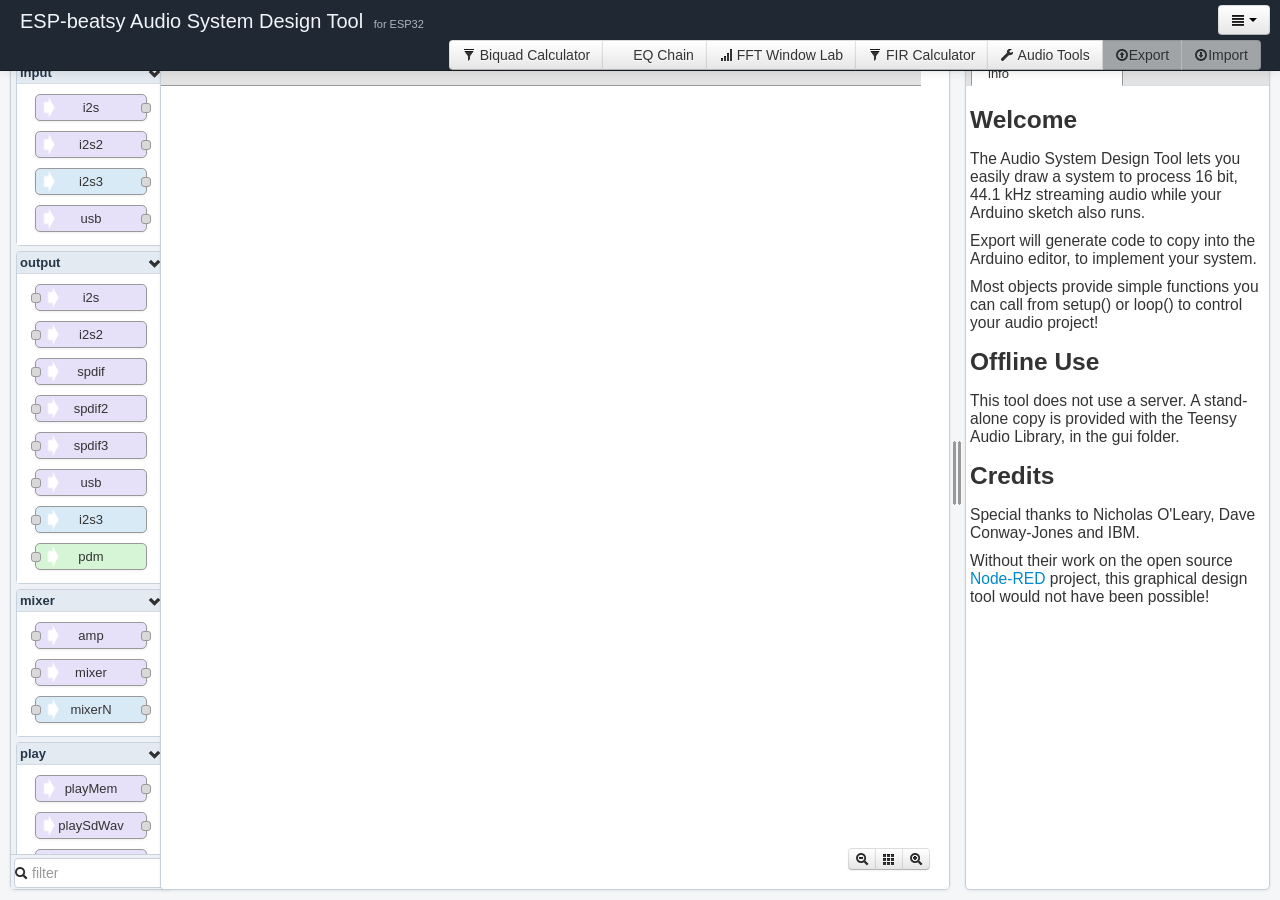
<file: docs/index.html>
<!DOCTYPE html>
<!-- vim: set ts=4: -->
<html>
<meta charset="utf-8">
<meta name="viewport" content="width=device-width, initial-scale=1, maximum-scale=1, user-scalable=0"/>
<meta name="apple-mobile-web-app-capable" content="yes">
<meta name="mobile-web-app-capable" content="yes">

<!--
  Modified from original Node-Red source, for audio system visualization

  Copyright 2013 IBM Corp.

  Licensed under the Apache License, Version 2.0 (the "License");
  you may not use this file except in compliance with the License.
  You may obtain a copy of the License at

  http://www.apache.org/licenses/LICENSE-2.0

  Unless required by applicable law or agreed to in writing, software
  distributed under the License is distributed on an "AS IS" BASIS,
  WITHOUT WARRANTIES OR CONDITIONS OF ANY KIND, either express or implied.
  See the License for the specific language governing permissions and
  limitations under the License.
-->
<head>
<title>ESP-beatsy Audio System Design Tool</title>
<link href="bootstrap/css/bootstrap.min.css" rel="stylesheet" media="screen">
<link href="jquery/css/smoothness/jquery-ui-1.10.3.custom.min.css" rel="stylesheet" media="screen">
<link rel="stylesheet" type="text/css" href="orion/built-editor.css"/>
<link rel="stylesheet" type="text/css" href="font-awesome/css/font-awesome.min.css"/>
<link rel="stylesheet" href="style.css">
<style>
table.doc {border-spacing:3px; border-collapse:separate; font-size: 80%}
tr.top {background-color:#C0C0C0}
tr.odd {background-color:#F0F0F0}
tr.even {background-color:#E0E0E0}
p.func {padding-bottom:0; margin:0px}
p.desc {padding-left:2em; margin:0px; padding-top:0.2em; padding-bottom:0.8em; font-size:0.75em}
p.exam {padding-left:2em; text-indent:-1.2em; margin:0px; padding-top:0; padding-bottom:0.5em; font-size:0.75em; font-weight:bold}
pre.desc {padding-left:3em; margin:0px; padding-top:0em; padding-bottom:0.8em; font-size:0.75em;
	background-color:#FFFFFF; border:0px; line-height:100%;
}
span.indent {padding-left:2em}
span.literal {color: #006699}
span.comment {color: #777755}
span.keyword {color: #cc6600}
span.function {color: #996600}
span.mainfunction {color: #993300; font-weight: bolder}
</style>
</head>
<body spellcheck="false">
<div class="navbar navbar-inverse navbar-fixed-top">
	<div class="navbar-inner">
		<div class="container-fluid">
			<span class="brand">ESP-beatsy Audio System Design Tool <small>for ESP32</small></span>
			<div class="btn-group pull-right">
				<a class="btn dropdown-toggle" data-toggle="dropdown" href="#"><i class="icon-align-justify"></i> <span class="caret"></span></a>
				<ul class="dropdown-menu">
					<li><a id="btn-sidebar" tabindex="-1" href="#"><i class="icon-ok pull-right"></i><i class="icon-list-alt"></i> Sidebar</a></li>
					<li class="divider"></li>
					<!-- <li><a id="btn-node-status" tabindex="-1" href="#"><i class="icon-ok pull-right"></i><i class="icon-info-sign"></i> Node Status</a></li>
					<li class="divider"></li>
-->
					<!--
<li class="dropdown-submenu pull-left"><a tabindex="-1" href="#"><i class="icon-edit"></i> Import from...</a>
						<ul class="dropdown-menu">
							<li><a id="btn-import" tabindex="-1" href="#"><i class="icon-edit"></i> Clipboard...</a></li>
							<li id="flow-menu-parent" class="dropdown-submenu pull-left">
								<a tabindex="-1" href="#"><i class="icon-book"></i> Library</a>
								<ul class="dropdown-menu"></ul>
							</li>
						</ul>
					</li>
					<li id="li-menu-export" class="dropdown-submenu disabled pull-left"><a tabindex="-1" href="#"><i class="icon-share"></i> Export to...</a>
						<ul class="dropdown-menu">
							<li id="li-menu-export-clipboard" class="disabled"><a id="btn-export-clipboard" tabindex="-1" href="#"><i class="icon-share"></i> Clipboard...</a></li>
							<li id="li-menu-export-library" class="disabled"><a id="btn-export-library" tabindex="-1" href="#"><i class="icon-book"></i> Library...</a></li>
						</ul>
					</li>
					<li class="divider"></li>
-->
					<!--
 <li><a id="btn-config-nodes" tabindex="-1" href="#"><i class="icon-th-list"></i> Configuration nodes...</a></li>
					<li class="divider"></li>
-->
					<!--
<li class="dropdown-submenu pull-left"><a tabindex="-1" href="#"><i class="icon-th-large"></i> Workspaces</a>
						<ul id="workspace-menu-list" class="dropdown-menu">
							<li><a id="btn-workspace-add" tabindex="-1" href="#"><i class="icon-plus"></i> Add</a></li>
							<li><a id="btn-workspace-edit" tabindex="-1" href="#"><i class="icon-edit"></i> Rename</a></li>
							<li><a id="btn-workspace-delete" tabindex="-1" href="#"><i class="icon-minus"></i> Delete</a></li>
							<li class="divider"></li>
						</ul>
					</li>
					<li class="divider"></li>-->
					<li><a id="btn-keyboard-shortcuts" tabindex="-1" href="#"><i class="icon-question-sign"></i> Keyboard Shortcuts</a></li>
					<li><a id="btn-help" tabindex="-1" href="http://node-red.github.io/docs" target="_blank"><i class="icon-question-sign"></i> Help...</a></li>
				</ul>
			</div>
			<div class="btn-group pull-left">
				<a class="btn" href="biquad-calculator.html" target="_blank" title="Calculate Biquad filter coefficients"><i class="icon-filter"></i> Biquad Calculator</a>
				<a class="btn" href="eq-chain.html" target="_blank" title="Design a cascade of Biquad filters"><i class="icon-sliders"></i> EQ Chain</a>
				<a class="btn" href="fft-window-lab.html" target="_blank" title="Inspect FFT windows and spectral leakage"><i class="icon-signal"></i> FFT Window Lab</a>
				<a class="btn" href="fir-calculator.html" target="_blank" title="Calculate FIR filter coefficients"><i class="icon-filter"></i> FIR Calculator</a>
				<a class="btn" href="tools.html" target="_blank" title="Repair WAV, convert WAV and MIDI, and create AudioSynthWavetable instruments from SF2"><i class="icon-wrench"></i> Audio Tools</a>
				<a id="btn-deploy" class="btn action-deploy disabled" href="#"><i id="btn-icn-deploy" class="icon-upload"></i>Export</a>
				<a id="btn-import" class="btn action-import disabled" href="#"><i id="btn-icn-download" class="icon-download"></i>Import</a>
			</div>
		</div>
	</div>
</div>
<div id="main-container" class="sidebar-closed">
	<div id="palette">
		<img src="img/spin.svg" class="palette-spinner"/>
		<div id="palette-container" class="palette-scroll">
		</div>
		<div id="palette-search">
			<i class="icon-search"></i><input id="palette-search-input" type="text" placeholder="filter"><a href="#" id="palette-search-clear"><i class="icon-remove"></i></a></input>
		</div>
	</div><!-- /palette -->

	<div id="workspace">
		<ul id="workspace-tabs"></ul>
		<!--<div id="workspace-add-tab"><a id="btn-workspace-add-tab" href="#"><i class="icon-plus"></i></a></div>-->
		<div id="chart"></div>
		<div id="workspace-toolbar">
			<div class="btn-group">
				<a class="btn btn-small" href="#"><i class="icon-zoom-out"></i></a>
				<a class="btn btn-small" href="#"><i class="icon-th"></i></a>
				<a class="btn btn-small" href="#"><i class="icon-zoom-in"></i></a>
			</div>
		</div>
	</div>

	<div id="chart-zoom-controls">
		<div class="btn-group">
			<a class="btn btn-mini" id="btn-zoom-out" href="#"><i class="icon-zoom-out"></i></a>
			<a class="btn btn-mini" id="btn-zoom-zero" href="#"><i class="icon-th"></i></a>
			<a class="btn btn-mini" id="btn-zoom-in" href="#"><i class="icon-zoom-in"></i></a>
		</div>
	</div>

	<div id="sidebar">
		<ul id="sidebar-tabs"></ul>
		<div id="sidebar-content"></div>
	</div>

	<div id="sidebar-separator"></div>

</div>

<div id="notifications"></div>
<div id="dropTarget"><div>Drop the flow here</div></div>

<div id="dialog" class="hide"><form id="dialog-form" class="form-horizontal"></form></div>
<div id="node-config-dialog" class="hide"><form id="dialog-config-form" class="form-horizontal"></form><div class="form-tips" id="node-config-dialog-user-count"></div></div>

<div id="node-dialog-confirm-deploy" class="hide">
	<form class="form-horizontal">
		<div id="node-dialog-confirm-deploy-config" style="text-align: center; padding-top: 30px;">
			Some of the nodes are not properly configured. Are you sure you want to deploy?
		</div>
		<div id="node-dialog-confirm-deploy-unknown" style="text-align: center; padding-top: 10px;">
			The workspace contains some unknown node types:
			<ul style="width: 300px; margin: auto; text-align: left;" id="node-dialog-confirm-deploy-unknown-list"></ul>
			Are you sure you want to deploy?
		</div>
	</form>
</div>

<div id="node-dialog-error-deploy" class="hide">
	<form class="form-horizontal">
		<div id="node-dialog-error-deploy-noio" style="text-align: center; padding-top: 10px;">
			<p>The workspace contains no input/output nodes!</p>
			<p>You need an input or an output to export the data!</p>
			<p>Without such a input/output function the exported
			code will not run properly!</p>
		</div>
	</form>
</div>

<div id="node-help" class="modal hide fade" tabindex="-1" role="dialog" aria-labelledby="node-help-label" aria-hidden="true">
  <div class="modal-header">
	<h5 id="node-help-label">Keyboard Shortcuts <span style="float: right;"><a href="http://node-red.github.io/docs" target="_blank">Open help in new window &raquo;</a></span></h5>
  </div>
  <div class="modal-body">
	<table>
		<tr>
		  <td><span class="help-key">?</span></td><td>Help</td>
		  <td><span class="help-key">Ctrl</span> <span class="help-key">a</span></td><td>Select all nodes</td>
		</tr>
		<tr>
		  <td><span class="help-key">Ctrl</span> <span class="help-key">Space</span></td><td>Toggle sidebar</td>
		  <td><span class="help-key">Shift</span> <span class="help-key">Click</span></td><td>Select all connected nodes</td>
		</tr>
		<tr>
		  <td><span class="help-key">Ctrl</span> <span class="help-key">z</span></td><td>Undo</td>
		  <td><span class="help-key">Ctrl</span> <span class="help-key">Click</span></td><td>Add/remove node from selection</td>
		</tr>
		<tr>
		  <td></td><td></td>
		  <td><span class="help-key">Delete</span></td><td>Delete selected nodes or link</td>
		</tr>
		<tr>
		  <td><span class="help-key">Ctrl</span> <span class="help-key">x</span></td><td>Cut selected nodes</td>
		  <td></td><td></td>
		</tr>
		<tr>
		  <td><span class="help-key">Ctrl</span> <span class="help-key">c</span></td><td>Copy selected nodes</td>
		  <td><span class="help-key">Ctrl</span> <span class="help-key">v</span></td><td>Paste nodes</td>
		</tr>
		<tr>
		  <td><span class="help-key">Ctrl</span> <span class="help-key">i</span></td><td>Import nodes</td>
		  <td><span class="help-key">Ctrl</span> <span class="help-key">e</span></td><td>Export selected nodes</td>
		</tr>
		<tr>
		  <td colspan="2"></td>
		</tr>
		<tr>
		  <td><span class="help-key">Ctrl</span> <span class="help-key">+</span></td><td>Zoom in</td>
		  <td><span class="help-key">Ctrl</span> <span class="help-key">-</span></td><td>Zoom out</td>
		</tr>
	</table>
  </div>
  <div class="modal-footer">
	<button class="btn" data-dismiss="modal" aria-hidden="true">Close</button>
  </div>
</div>

<div id="node-dialog-library-save-confirm" class="hide">
	<form class="form-horizontal">
		<div style="text-align: center; padding-top: 30px;">
		 A <span id="node-dialog-library-save-type"></span> called <span id="node-dialog-library-save-name"></span> already exists. Overwrite?
		</div>
	</form>
</div>

<div id="node-dialog-library-save" class="hide">
	<form class="form-horizontal">
		<div class="form-row">
			<label for="node-dialog-library-save-folder"><i class="icon-folder-open"></i> Folder</label>
			<input type="text" id="node-dialog-library-save-folder" placeholder="Folder">
		</div>
		<div class="form-row">
			<label for="node-dialog-library-save-filename"><i class="icon-file"></i> Filename</label>
			<input type="text" id="node-dialog-library-save-filename" placeholder="Filename">
		</div>
	</form>
</div>

<div id="node-dialog-library-lookup" class="hide">
	<form class="form-horizontal">
		<div class="form-row">
			<ul id="node-dialog-library-breadcrumbs" class="breadcrumb">
				<li class="active"><a href="#">Library</a></li>
			</ul>
		</div>
		<div class="form-row">
			<div style="vertical-align: top; display: inline-block; height: 100%; width: 30%; padding-right: 20px;">
				<div id="node-select-library" style="border: 1px solid #999; width: 100%; height: 100%; overflow:scroll;"><ul></ul></div>
			</div>
			<div style="vertical-align: top; display: inline-block;width: 65%; height: 100%;">
				<div style="height: 100%; width: 95%;" class="node-text-editor" id="node-select-library-text" ></div>
			</div>
		</div>
	</form>
</div>
<div id="node-dialog-rename-workspace" class="hide">
	<form class="form-horizontal">
		<div class="form-row">
			<label for="node-input-workspace-name" ><i class="icon-tag"></i> Name:</label>
			<input type="text" id="node-input-workspace-name">
		</div>
	</form>
</div>
<div id="node-dialog-delete-workspace" class="hide">
	<form class="form-horizontal">
		<div style="text-align: center; padding-top: 30px;">
		 Are you sure you want to delete '<span id="node-dialog-delete-workspace-name"></span>'?
		</div>
	</form>
</div>

<script type="text/x-red" data-template-name="export-clipboard-dialog">
	<div class="form-row">
		<label for="node-input-export" style="display: block; width:100%;"><i class="icon-share"></i> Source Code:</label>
		<textarea readonly style="font-family: monospace; font-size: 12px; background:rgb(226, 229, 255); padding-left: 0.5em;" class="input-block-level" id="node-input-export" rows="12"></textarea>
	</div>
	<div class="form-tips">
		Select the text above and copy to the clipboard with Ctrl-A Ctrl-C.
	</div>
</script>
<script type="text/x-red" data-template-name="export-library-dialog">
	<div class="form-row">
		<label for="node-input-filename" ><i class="icon-tag"></i> Filename:</label>
		<input type="text" id="node-input-filename" placeholder="Filename">
	</div>
</script>
<script type="text/x-red" data-template-name="import-dialog">
	<div class="form-row">
		<label for="node-input-import"><i class="icon-share"></i>Nodes:</label>
		<textarea style="font-family: monospace; font-size: 12px; background:rgb(226, 229, 255); padding-left: 0.5em;" class="input-block-level" id="node-input-import" rows="5" placeholder="Paste nodes here, or lookup in the library. When importing Arduino code, the whole flow will be replaced."></textarea>
	</div>
	<div class="form-tips">
		<label for="node-input-arduino" style="font-size: 13px; padding: 2px 0px 0px 4px;">
			<input style="margin-bottom: 4px; margin-right: 4px;" type="checkbox" id="node-input-arduino" checked="checked" class="input-block-level" />
				&nbsp;Import copied code from the Arduino IDE
		</label>
	</div>
</script>

<script src="jquery/js/jquery-1.9.1.js"></script>
<script src="bootstrap/js/bootstrap.min.js"></script>
<script src="jquery/js/jquery-ui-1.10.3.custom.min.js"></script>
<script src="jquery/js/jquery.ui.touch-punch.min.js"></script>
<script src="orion/built-editor.min.js"></script>
<script src="red/d3/d3.v3.min.js"></script>
<script src="red/main.js"></script>
<script src="red/ui/state.js"></script>
<script src="red/nodes.js"></script>
<script src="red/storage.js"></script>
<script src="red/history.js"></script>
<script src="red/ui/keyboard.js"></script>
<script src="red/ui/tabs.js"></script>
<script src="red/ui/view.js"></script>
<script src="red/ui/sidebar.js"></script>
<script src="red/ui/palette.js"></script>
<script src="red/ui/tab-info.js"></script>
<script src="red/ui/tab-config.js"></script>
<script src="red/ui/editor.js"></script>
<script src="red/ui/library.js"></script>
<script src="red/ui/notifications.js"></script>
<script src="red/ui/touch/radialMenu.js"></script>

<!--
 TODO: generate some or all of this automatically from the C++ source
-->

<!--
 TODO: add a field for maximum instance count
-->
<!--
 TODO: add a field for exclusive to other objects (not allowed if they're used)
-->
<!--
 TODO: add "parameters" fields, to replace the form html stuff
-->

<script  type="text/x-red" data-container-name="InputOutputCompatibilityMetadata">
	{"requirements":[
		{"type":"AudioInputI2S",         "resource":"I2S Device",    "shareable":true,  "setting":"I2S Master"},
		{"type":"AudioInputI2S",         "resource":"Sample Rate",   "shareable":true,  "setting":"Audio Sample Rate"},
		{"type":"AudioInputI2SQuad",     "resource":"I2S Device",    "shareable":true,  "setting":"I2S Master"},
		{"type":"AudioInputI2SQuad",     "resource":"Sample Rate",   "shareable":true,  "setting":"Audio Sample Rate"},
		{"type":"AudioInputI2SHex",      "resource":"I2S Device",    "shareable":true,  "setting":"I2S Master"},
		{"type":"AudioInputI2SHex",      "resource":"Sample Rate",   "shareable":true,  "setting":"Audio Sample Rate"},
		{"type":"AudioInputI2SOct",      "resource":"I2S Device",    "shareable":true,  "setting":"I2S Master"},
		{"type":"AudioInputI2SOct",      "resource":"Sample Rate",   "shareable":true,  "setting":"Audio Sample Rate"},
		{"type":"AudioInputI2Sslave",    "resource":"I2S Device",    "shareable":true,  "setting":"I2S Slave"},
		{"type":"AudioInputI2Sslave",    "resource":"Sample Rate",   "shareable":true,  "setting":"LRCLK1 Control"},
		{"type":"AudioInputI2S2",        "resource":"I2S2 Device",   "shareable":true,  "setting":"I2S Master"},
		{"type":"AudioInputI2S2",        "resource":"Sample Rate",   "shareable":true,  "setting":"Audio Sample Rate"},
		{"type":"AudioInputSPDIF3",      "resource":"SPDIF Device",  "shareable":true,  "setting":"SPDIF Protocol"},
		{"type":"AudioInputSPDIF3",      "resource":"Sample Rate",   "shareable":true,  "setting":"SPDIF Control"},
		{"type":"AsyncAudioInputSPDIF3", "resource":"SPDIF Device",  "shareable":true,  "setting":"SPDIF Protocol"},
		{"type":"AsyncAudioInputSPDIF3", "resource":"Sample Rate",   "shareable":true,  "setting":"Audio Sample Rate"},
		{"type":"AudioInputAnalog",      "resource":"ADC1",          "shareable":false},
		{"type":"AudioInputAnalog",      "resource":"Sample Rate",   "shareable":true,  "setting":"Audio Sample Rate"},
		{"type":"AudioInputAnalogStereo","resource":"ADC1",          "shareable":false},
		{"type":"AudioInputAnalogStereo","resource":"ADC2",          "shareable":false},
		{"type":"AudioInputAnalogStereo","resource":"Sample Rate",   "shareable":true,  "setting":"Audio Sample Rate"},
		{"type":"AudioInputPDM",         "resource":"I2S Device",    "shareable":true,  "setting":"I2S Master"},
		{"type":"AudioInputPDM",         "resource":"Sample Rate",   "shareable":true,  "setting":"Audio Sample Rate"},
		{"type":"AudioInputPDM2",        "resource":"I2S2 Device",   "shareable":true,  "setting":"I2S Master"},
		{"type":"AudioInputPDM2",        "resource":"Sample Rate",   "shareable":true,  "setting":"Audio Sample Rate"},
		{"type":"AudioInputTDM",         "resource":"I2S Device",    "shareable":true,  "setting":"TDM Protocol"},
		{"type":"AudioInputTDM",         "resource":"Sample Rate",   "shareable":true,  "setting":"Audio Sample Rate"},
		{"type":"AudioInputTDM2",        "resource":"I2S2 Device",   "shareable":true,  "setting":"TDM Protocol"},
		{"type":"AudioInputTDM2",        "resource":"Sample Rate",   "shareable":true,  "setting":"Audio Sample Rate"},
		{"type":"AudioInputUSB",         "resource":"USB Rx Endpoint","shareable":false},
		{"type":"AudioOutputI2S",        "resource":"I2S Device",    "shareable":true,  "setting":"I2S Master"},
		{"type":"AudioOutputI2S",        "resource":"Sample Rate",   "shareable":true,  "setting":"Audio Sample Rate"},
		{"type":"AudioOutputI2SQuad",    "resource":"I2S Device",    "shareable":true,  "setting":"I2S Master"},
		{"type":"AudioOutputI2SQuad",    "resource":"Sample Rate",   "shareable":true,  "setting":"Audio Sample Rate"},
		{"type":"AudioOutputI2SHex",     "resource":"I2S Device",    "shareable":true,  "setting":"I2S Master"},
		{"type":"AudioOutputI2SHex",     "resource":"Sample Rate",   "shareable":true,  "setting":"Audio Sample Rate"},
		{"type":"AudioOutputI2SOct",     "resource":"I2S Device",    "shareable":true,  "setting":"I2S Master"},
		{"type":"AudioOutputI2SOct",     "resource":"Sample Rate",   "shareable":true,  "setting":"Audio Sample Rate"},
		{"type":"AudioOutputI2Sslave",   "resource":"I2S Device",    "shareable":true,  "setting":"I2S Slave"},
		{"type":"AudioOutputI2Sslave",   "resource":"Sample Rate",   "shareable":true,  "setting":"LRCLK1 Control"},
		{"type":"AudioOutputI2S2",       "resource":"I2S2 Device",   "shareable":true,  "setting":"I2S Master"},
		{"type":"AudioOutputI2S2",       "resource":"Sample Rate",   "shareable":true,  "setting":"Audio Sample Rate"},
		{"type":"AudioOutputSPDIF",      "resource":"I2S Device",    "shareable":true,  "setting":"SPDIF Protocol"},
		{"type":"AudioOutputSPDIF",      "resource":"Sample Rate",   "shareable":true,  "setting":"Audio Sample Rate"},
		{"type":"AudioOutputSPDIF2",     "resource":"I2S2 Device",   "shareable":true,  "setting":"SPDIF Protocol"},
		{"type":"AudioOutputSPDIF2",     "resource":"Sample Rate",   "shareable":true,  "setting":"Audio Sample Rate"},
		{"type":"AudioOutputSPDIF3",     "resource":"SPDIF Device",  "shareable":true,  "setting":"SPDIF Protocol"},
		{"type":"AudioOutputSPDIF3",     "resource":"Sample Rate",   "shareable":true,  "setting":"Audio Sample Rate"},
		{"type":"AudioOutputPT8211",     "resource":"I2S Device",    "shareable":true,  "setting":"PT8211 Protocol"},
		{"type":"AudioOutputPT8211",     "resource":"Sample Rate",   "shareable":true,  "setting":"Audio Sample Rate"},
		{"type":"AudioOutputPT8211_2",   "resource":"I2S2 Device",   "shareable":true,  "setting":"PT8211 Protocol"},
		{"type":"AudioOutputPT8211_2",   "resource":"Sample Rate",   "shareable":true,  "setting":"Audio Sample Rate"},
		{"type":"AudioOutputAnalog",     "resource":"DAC1",          "shareable":false},
		{"type":"AudioOutputAnalog",     "resource":"Sample Rate",   "shareable":true,  "setting":"Audio Sample Rate"},
		{"type":"AudioOutputAnalogStereo","resource":"DAC1",         "shareable":false},
		{"type":"AudioOutputAnalogStereo","resource":"DAC2",         "shareable":false},
		{"type":"AudioOutputAnalogStereo","resource":"Sample Rate",  "shareable":true,  "setting":"Audio Sample Rate"},
		{"type":"AudioOutputPWM",        "resource":"PWM",           "shareable":false},
		{"type":"AudioOutputPWM",        "resource":"Sample Rate",   "shareable":true,  "setting":"Audio Sample Rate"},
		{"type":"AudioOutputMQS",        "resource":"MSQ Device",    "shareable":false},
		{"type":"AudioOutputMQS",        "resource":"Sample Rate",   "shareable":true,  "setting":"Audio Sample Rate"},
		{"type":"AudioOutputTDM",        "resource":"I2S Device",    "shareable":true,  "setting":"TDM Protocol"},
		{"type":"AudioOutputTDM",        "resource":"Sample Rate",   "shareable":true,  "setting":"Audio Sample Rate"},
		{"type":"AudioOutputTDM2",       "resource":"I2S2 Device",   "shareable":true,  "setting":"TDM Protocol"},
		{"type":"AudioOutputTDM2",       "resource":"Sample Rate",   "shareable":true,  "setting":"Audio Sample Rate"},
		{"type":"AudioOutputADAT",       "resource":"I2S Device",    "shareable":true,  "setting":"ADAT Protocol"},
		{"type":"AudioOutputADAT",       "resource":"Sample Rate",   "shareable":true,  "setting":"Audio Sample Rate"},
		{"type":"AudioOutputUSB",        "resource":"USB Tx Endpoint","shareable":false},
		{"type":"AudioInputI2S3",  "resource":"I2S3 Device",  "shareable":true,  "setting":"I2S Master"},
		{"type":"AudioInputI2S3",  "resource":"Sample Rate",  "shareable":true,  "setting":"Audio Sample Rate"},
		{"type":"AudioOutputI2S3",  "resource":"I2S3 Device",  "shareable":true,  "setting":"I2S Master"},
		{"type":"AudioOutputI2S3",  "resource":"Sample Rate",  "shareable":true,  "setting":"Audio Sample Rate"},
		{"type":"AudioInputI2S3",  "resource":"I2S3 RX",  "shareable":false},
		{"type":"AudioOutputI2S3",  "resource":"I2S3 TX",  "shareable":false},
		{"type":"AudioOutputPDM",  "resource":"I2S Device",  "shareable":false,  "setting":"PDM DAC"},
		{"type":"AudioOutputPDM",  "resource":"I2S TX",  "shareable":false},
		{"type":"AudioOutputPDM",  "resource":"Sample Rate",  "shareable":true,  "setting":"Audio Sample Rate"},
		{"type":"AudioInputI2S",  "resource":"I2S RX",  "shareable":false},
		{"type":"AudioInputI2SQuad",  "resource":"I2S RX",  "shareable":false},
		{"type":"AudioInputI2SHex",  "resource":"I2S RX",  "shareable":false},
		{"type":"AudioInputI2SOct",  "resource":"I2S RX",  "shareable":false},
		{"type":"AudioInputI2Sslave",  "resource":"I2S RX",  "shareable":false},
		{"type":"AudioInputPDM",  "resource":"I2S RX",  "shareable":false},
		{"type":"AudioInputTDM",  "resource":"I2S RX",  "shareable":false},
		{"type":"AudioOutputI2S",  "resource":"I2S TX",  "shareable":false},
		{"type":"AudioOutputI2SQuad",  "resource":"I2S TX",  "shareable":false},
		{"type":"AudioOutputI2SHex",  "resource":"I2S TX",  "shareable":false},
		{"type":"AudioOutputI2SOct",  "resource":"I2S TX",  "shareable":false},
		{"type":"AudioOutputI2Sslave",  "resource":"I2S TX",  "shareable":false},
		{"type":"AudioOutputSPDIF",  "resource":"I2S TX",  "shareable":false},
		{"type":"AudioOutputPT8211",  "resource":"I2S TX",  "shareable":false},
		{"type":"AudioOutputTDM",  "resource":"I2S TX",  "shareable":false},
		{"type":"AudioOutputADAT",  "resource":"I2S TX",  "shareable":false},
		{"type":"AudioInputI2S2",  "resource":"I2S2 RX",  "shareable":false},
		{"type":"AudioInputPDM2",  "resource":"I2S2 RX",  "shareable":false},
		{"type":"AudioInputTDM2",  "resource":"I2S2 RX",  "shareable":false},
		{"type":"AudioOutputI2S2",  "resource":"I2S2 TX",  "shareable":false},
		{"type":"AudioOutputSPDIF2",  "resource":"I2S2 TX",  "shareable":false},
		{"type":"AudioOutputPT8211_2",  "resource":"I2S2 TX",  "shareable":false},
		{"type":"AudioOutputTDM2",  "resource":"I2S2 TX",  "shareable":false}
	]}
</script>


<script  type="text/x-red" data-container-name="NodeDefinitions">
	{
	"nodes": [
		{
			"type": "AudioInputI2S",
			"data": {
				"defaults": {
					"name": {
						"value": "new"
					}
				},
				"shortName": "i2s",
				"inputs": 0,
				"outputs": 2,
				"category": "input-function",
				"color": "#E6E0F8",
				"icon": "arrow-in.png"
			}
		},
		{
			"type": "AudioInputI2S2",
			"data": {
				"defaults": {
					"name": {
						"value": "new"
					}
				},
				"shortName": "i2s2",
				"inputs": 0,
				"outputs": 2,
				"category": "input-function",
				"color": "#E6E0F8",
				"icon": "arrow-in.png"
			}
		},
		{
			"type": "AudioOutputI2S",
			"data": {
				"defaults": {
					"name": {
						"value": "new"
					}
				},
				"shortName": "i2s",
				"inputs": 2,
				"outputs": 0,
				"category": "output-function",
				"color": "#E6E0F8",
				"icon": "arrow-in.png"
			}
		},
		{
			"type": "AudioOutputI2S2",
			"data": {
				"defaults": {
					"name": {
						"value": "new"
					}
				},
				"shortName": "i2s2",
				"inputs": 2,
				"outputs": 0,
				"category": "output-function",
				"color": "#E6E0F8",
				"icon": "arrow-in.png"
			}
		},
		{
			"type": "AudioOutputSPDIF",
			"data": {
				"defaults": {
					"name": {
						"value": "new"
					}
				},
				"shortName": "spdif",
				"inputs": 2,
				"outputs": 0,
				"category": "output-function",
				"color": "#E6E0F8",
				"icon": "arrow-in.png"
			}
		},
		{
			"type": "AudioOutputSPDIF2",
			"data": {
				"defaults": {
					"name": {
						"value": "new"
					}
				},
				"shortName": "spdif2",
				"inputs": 2,
				"outputs": 0,
				"category": "output-function",
				"color": "#E6E0F8",
				"icon": "arrow-in.png"
			}
		},
		{
			"type": "AudioOutputSPDIF3",
			"data": {
				"defaults": {
					"name": {
						"value": "new"
					}
				},
				"shortName": "spdif3",
				"inputs": 2,
				"outputs": 0,
				"category": "output-function",
				"color": "#E6E0F8",
				"icon": "arrow-in.png"
			}
		},
		{
			"type": "AudioOutputUSB",
			"data": {
				"defaults": {
					"name": {
						"value": "new"
					}
				},
				"shortName": "usb",
				"inputs": 2,
				"outputs": 0,
				"category": "output-function",
				"color": "#E6E0F8",
				"icon": "arrow-in.png"
			}
		},
		{
			"type": "AudioAmplifier",
			"data": {
				"defaults": {
					"name": {
						"value": "new"
					}
				},
				"shortName": "amp",
				"inputs": 1,
				"outputs": 1,
				"category": "mixer-function",
				"color": "#E6E0F8",
				"icon": "arrow-in.png"
			}
		},
		{
			"type": "AudioMixer4",
			"data": {
				"defaults": {
					"name": {
						"value": "new"
					}
				},
				"shortName": "mixer",
				"inputs": 4,
				"outputs": 1,
				"category": "mixer-function",
				"color": "#E6E0F8",
				"icon": "arrow-in.png"
			}
		},
		{
			"type": "AudioPlayMemory",
			"data": {
				"defaults": {
					"name": {
						"value": "new"
					}
				},
				"shortName": "playMem",
				"inputs": 0,
				"outputs": 2,
				"category": "play-function",
				"color": "#E6E0F8",
				"icon": "arrow-in.png"
			}
		},
		{
			"type": "AudioPlaySdWav",
			"data": {
				"defaults": {
					"name": {
						"value": "new"
					}
				},
				"shortName": "playSdWav",
				"inputs": 0,
				"outputs": 2,
				"category": "play-function",
				"color": "#E6E0F8",
				"icon": "arrow-in.png"
			}
		},
		{
			"type": "AudioPlayQueue",
			"data": {
				"defaults": {
					"name": {
						"value": "new"
					}
				},
				"shortName": "queue",
				"inputs": 0,
				"outputs": 1,
				"category": "play-function",
				"color": "#E6E0F8",
				"icon": "arrow-in.png"
			}
		},
		{
			"type": "AudioRecordQueue",
			"data": {
				"defaults": {
					"name": {
						"value": "new"
					}
				},
				"shortName": "queue",
				"inputs": 1,
				"outputs": 0,
				"category": "record-function",
				"color": "#E6E0F8",
				"icon": "arrow-in.png"
			}
		},
		{
			"type": "AudioSynthWavetable",
			"data": {
				"defaults": {
					"name": {
						"value": "new"
					}
				},
				"shortName": "wavetable",
				"inputs": 0,
				"outputs": 1,
				"category": "synth-function",
				"color": "#E6E0F8",
				"icon": "arrow-in.png"
			}
		},
		{
			"type": "AudioSynthSimpleDrum",
			"data": {
				"defaults": {
					"name": {
						"value": "new"
					}
				},
				"shortName": "drum",
				"inputs": 0,
				"outputs": 1,
				"category": "synth-function",
				"color": "#E6E0F8",
				"icon": "arrow-in.png"
			}
		},
		{
			"type": "AudioSynthKick",
			"data": {
				"defaults": {
					"name": {
						"value": "new"
					}
				},
				"shortName": "kick",
				"inputs": 0,
				"outputs": 1,
				"category": "synth-function",
				"color": "#E6E0F8",
				"icon": "arrow-in.png"
			}
		},
		{
			"type": "AudioSynthTom",
			"data": {
				"defaults": {
					"name": {
						"value": "new"
					}
				},
				"shortName": "tom",
				"inputs": 0,
				"outputs": 1,
				"category": "synth-function",
				"color": "#E6E0F8",
				"icon": "arrow-in.png"
			}
		},
		{
			"type": "AudioSynthSnare",
			"data": {
				"defaults": {
					"name": {
						"value": "new"
					}
				},
				"shortName": "snare",
				"inputs": 0,
				"outputs": 1,
				"category": "synth-function",
				"color": "#E6E0F8",
				"icon": "arrow-in.png"
			}
		},
		{
			"type": "AudioSynthHandpan",
			"data": {
				"defaults": {
					"name": {
						"value": "new"
					}
				},
				"shortName": "handpan",
				"inputs": 0,
				"outputs": 1,
				"category": "synth-function",
				"color": "#E6E0F8",
				"icon": "arrow-in.png"
			}
		},
		{
			"type": "AudioSynthKarplusStrong",
			"data": {
				"defaults": {
					"name": {
						"value": "new"
					}
				},
				"shortName": "string",
				"inputs": 0,
				"outputs": 1,
				"category": "synth-function",
				"color": "#E6E0F8",
				"icon": "arrow-in.png"
			}
		},
		{
			"type": "AudioSynthWaveformSine",
			"data": {
				"defaults": {
					"name": {
						"value": "new"
					}
				},
				"shortName": "sine",
				"inputs": 0,
				"outputs": 1,
				"category": "synth-function",
				"color": "#E6E0F8",
				"icon": "arrow-in.png"
			}
		},
		{
			"type": "AudioSynthWaveformSineHires",
			"data": {
				"defaults": {
					"name": {
						"value": "new"
					}
				},
				"shortName": "sine_hires",
				"inputs": 0,
				"outputs": 2,
				"category": "synth-function",
				"color": "#E6E0F8",
				"icon": "arrow-in.png"
			}
		},
		{
			"type": "AudioSynthWaveformSineModulated",
			"data": {
				"defaults": {
					"name": {
						"value": "new"
					}
				},
				"shortName": "sineMod",
				"inputs": 1,
				"outputs": 1,
				"category": "synth-function",
				"color": "#E6E0F8",
				"icon": "arrow-in.png"
			}
		},
		{
			"type": "AudioSynthWaveform",
			"data": {
				"defaults": {
					"name": {
						"value": "new"
					}
				},
				"shortName": "waveform",
				"inputs": 0,
				"outputs": 1,
				"category": "synth-function",
				"color": "#E6E0F8",
				"icon": "arrow-in.png"
			}
		},
		{
			"type": "AudioSynthWaveformModulated",
			"data": {
				"defaults": {
					"name": {
						"value": "new"
					}
				},
				"shortName": "waveformMod",
				"inputs": 2,
				"outputs": 1,
				"category": "synth-function",
				"color": "#E6E0F8",
				"icon": "arrow-in.png"
			}
		},
		{
			"type": "AudioSynthWaveformPWM",
			"data": {
				"defaults": {
					"name": {
						"value": "new"
					}
				},
				"shortName": "pwm",
				"inputs": 1,
				"outputs": 1,
				"category": "synth-function",
				"color": "#E6E0F8",
				"icon": "arrow-in.png"
			}
		},
		{
			"type": "AudioSynthToneSweep",
			"data": {
				"defaults": {
					"name": {
						"value": "new"
					}
				},
				"shortName": "tonesweep",
				"inputs": 0,
				"outputs": 1,
				"category": "synth-function",
				"color": "#E6E0F8",
				"icon": "arrow-in.png"
			}
		},
		{
			"type": "AudioSynthWaveformDc",
			"data": {
				"defaults": {
					"name": {
						"value": "new"
					}
				},
				"shortName": "dc",
				"inputs": 0,
				"outputs": 1,
				"category": "synth-function",
				"color": "#E6E0F8",
				"icon": "arrow-in.png"
			}
		},
		{
			"type": "AudioSynthNoiseWhite",
			"data": {
				"defaults": {
					"name": {
						"value": "new"
					}
				},
				"shortName": "noise",
				"inputs": 0,
				"outputs": 1,
				"category": "synth-function",
				"color": "#E6E0F8",
				"icon": "arrow-in.png"
			}
		},
		{
			"type": "AudioSynthNoisePink",
			"data": {
				"defaults": {
					"name": {
						"value": "new"
					}
				},
				"shortName": "pink",
				"inputs": 0,
				"outputs": 1,
				"category": "synth-function",
				"color": "#E6E0F8",
				"icon": "arrow-in.png"
			}
		},
		{
			"type": "AudioEffectFade",
			"data": {
				"defaults": {
					"name": {
						"value": "new"
					}
				},
				"shortName": "fade",
				"inputs": 1,
				"outputs": 1,
				"category": "effect-function",
				"color": "#E6E0F8",
				"icon": "arrow-in.png"
			}
		},
		{
			"type": "AudioEffectChorus",
			"data": {
				"defaults": {
					"name": {
						"value": "new"
					}
				},
				"shortName": "chorus",
				"inputs": 1,
				"outputs": 1,
				"category": "effect-function",
				"color": "#E6E0F8",
				"icon": "arrow-in.png"
			}
		},
		{
			"type": "AudioEffectFlange",
			"data": {
				"defaults": {
					"name": {
						"value": "new"
					}
				},
				"shortName": "flange",
				"inputs": 1,
				"outputs": 1,
				"category": "effect-function",
				"color": "#E6E0F8",
				"icon": "arrow-in.png"
			}
		},
		{
			"type": "AudioEffectReverb",
			"data": {
				"defaults": {
					"name": {
						"value": "new"
					}
				},
				"shortName": "reverb",
				"inputs": 1,
				"outputs": 1,
				"category": "effect-function",
				"color": "#E6E0F8",
				"icon": "arrow-in.png"
			}
		},
		{
			"type": "AudioEffectFreeverb",
			"data": {
				"defaults": {
					"name": {
						"value": "new"
					}
				},
				"shortName": "freeverb",
				"inputs": 1,
				"outputs": 1,
				"category": "effect-function",
				"color": "#E6E0F8",
				"icon": "arrow-in.png"
			}
		},
		{
			"type": "AudioEffectFreeverbStereo",
			"data": {
				"defaults": {
					"name": {
						"value": "new"
					}
				},
				"shortName": "freeverbs",
				"inputs": 1,
				"outputs": 2,
				"category": "effect-function",
				"color": "#E6E0F8",
				"icon": "arrow-in.png"
			}
		},
		{
			"type": "AudioEffectVintageReverb",
			"data": {
				"defaults": {
					"name": {
						"value": "new"
					}
				},
				"shortName": "vintageReverb",
				"inputs": 2,
				"outputs": 2,
				"category": "effect-function",
				"color": "#E6E0F8",
				"icon": "arrow-in.png"
			}
		},
		{
			"type": "AudioEffectEnvelope",
			"data": {
				"defaults": {
					"name": {
						"value": "new"
					}
				},
				"shortName": "envelope",
				"inputs": 1,
				"outputs": 1,
				"category": "effect-function",
				"color": "#E6E0F8",
				"icon": "arrow-in.png"
			}
		},
		{
			"type": "AudioEffectMultiply",
			"data": {
				"defaults": {
					"name": {
						"value": "new"
					}
				},
				"shortName": "multiply",
				"inputs": 2,
				"outputs": 1,
				"category": "effect-function",
				"color": "#E6E0F8",
				"icon": "arrow-in.png"
			}
		},
		{
			"type": "AudioEffectRectifier",
			"data": {
				"defaults": {
					"name": {
						"value": "new"
					}
				},
				"shortName": "rectify",
				"inputs": 1,
				"outputs": 1,
				"category": "effect-function",
				"color": "#E6E0F8",
				"icon": "arrow-in.png"
			}
		},
		{
			"type": "AudioEffectDelay",
			"data": {
				"defaults": {
					"name": {
						"value": "new"
					}
				},
				"shortName": "delay",
				"inputs": 1,
				"outputs": 8,
				"category": "effect-function",
				"color": "#E6E0F8",
				"icon": "arrow-in.png"
			}
		},
		{
			"type": "AudioEffectBitcrusher",
			"data": {
				"shortName": "bitcrusher",
				"inputs": 1,
				"outputs": 1,
				"category": "effect-function",
				"color": "#E6E0F8",
				"icon": "arrow-in.png"
			}
		},
		{
			"type": "AudioEffectMidSide",
			"data": {
				"shortName": "midside",
				"inputs": 2,
				"outputs": 2,
				"category": "effect-function",
				"color": "#E6E0F8",
				"icon": "arrow-in.png"
			}
		},
		{
			"type": "AudioEffectWaveshaper",
			"data": {
				"shortName": "waveshape",
				"inputs": 1,
				"outputs": 1,
				"category": "effect-function",
				"color": "#E6E0F8",
				"icon": "arrow-in.png"
			}
		},
		{
			"type": "AudioEffectGranular",
			"data": {
				"shortName": "granular",
				"inputs": 1,
				"outputs": 1,
				"category": "effect-function",
				"color": "#E6E0F8",
				"icon": "arrow-in.png"
			}
		},
		{
			"type": "AudioEffectDigitalCombine",
			"data": {
				"shortName": "combine",
				"inputs": 2,
				"outputs": 1,
				"category": "effect-function",
				"color": "#E6E0F8",
				"icon": "arrow-in.png"
			}
		},
		{
			"type": "AudioEffectWaveFolder",
			"data": {
				"defaults": {
					"name": {
						"value": "new"
					}
				},
				"shortName": "wavefolder",
				"inputs": 2,
				"outputs": 1,
				"category": "effect-function",
				"color": "#E6E0F8",
				"icon": "arrow-in.png"
			}
		},
		{
			"type": "AudioFilterBiquad",
			"data": {
				"defaults": {
					"name": {
						"value": "new"
					}
				},
				"shortName": "biquad",
				"inputs": 1,
				"outputs": 1,
				"category": "filter-function",
				"color": "#E6E0F8",
				"icon": "arrow-in.png"
			}
		},
		{
			"type": "AudioFilterDCBlock",
			"data": {
				"defaults": {
					"name": {
						"value": "new"
					}
				},
				"shortName": "dcblock",
				"inputs": 1,
				"outputs": 1,
				"category": "filter-function",
				"color": "#E6E0F8",
				"icon": "arrow-in.png"
			}
		},
		{
			"type": "AudioFilterFIR",
			"data": {
				"defaults": {
					"name": {
						"value": "new"
					}
				},
				"shortName": "fir",
				"inputs": 1,
				"outputs": 1,
				"category": "filter-function",
				"color": "#E6E0F8",
				"icon": "arrow-in.png"
			}
		},
		{
			"type": "AudioFilterStateVariable",
			"data": {
				"defaults": {
					"name": {
						"value": "new"
					}
				},
				"shortName": "filter",
				"inputs": 2,
				"outputs": 3,
				"category": "filter-function",
				"color": "#E6E0F8",
				"icon": "arrow-in.png"
			}
		},
		{
			"type": "AudioFilterLadder",
			"data": {
				"defaults": {
					"name": {
						"value": "new"
					}
				},
				"shortName": "ladder",
				"inputs": 3,
				"outputs": 1,
				"category": "filter-function",
				"color": "#E6E0F8",
				"icon": "arrow-in.png"
			}
		},
		{
			"type": "AudioAnalyzePeak",
			"data": {
				"defaults": {
					"name": {
						"value": "new"
					}
				},
				"shortName": "peak",
				"inputs": 1,
				"outputs": 0,
				"category": "analyze-function",
				"color": "#E6E0F8",
				"icon": "arrow-in.png"
			}
		},
		{
			"type": "AudioAnalyzeRMS",
			"data": {
				"defaults": {
					"name": {
						"value": "new"
					}
				},
				"shortName": "rms",
				"inputs": 1,
				"outputs": 0,
				"category": "analyze-function",
				"color": "#E6E0F8",
				"icon": "arrow-in.png"
			}
		},
		{
			"type": "AudioAnalyzeFFT256",
			"data": {
				"defaults": {
					"name": {
						"value": "new"
					}
				},
				"shortName": "fft256",
				"inputs": 1,
				"outputs": 0,
				"category": "analyze-function",
				"color": "#E6E0F8",
				"icon": "arrow-in.png"
			}
		},
		{
			"type": "AudioAnalyzeFFT1024",
			"data": {
				"defaults": {
					"name": {
						"value": "new"
					}
				},
				"shortName": "fft1024",
				"inputs": 1,
				"outputs": 0,
				"category": "analyze-function",
				"color": "#E6E0F8",
				"icon": "arrow-in.png"
			}
		},
		{
			"type": "AudioInputI2S3",
			"data": {
				"defaults": {
					"name": {
						"value": "new"
					}
				},
				"shortName": "i2s3",
				"inputs": 0,
				"outputs": 2,
				"category": "input-function",
				"color": "#D9EAF7",
				"icon": "arrow-in.png"
			}
		},
		{
			"type": "AudioInputUSB",
			"data": {
				"defaults": {
					"name": {
						"value": "new"
					}
				},
				"shortName": "usb",
				"inputs": 0,
				"outputs": 2,
				"category": "input-function",
				"color": "#E6E0F8",
				"icon": "arrow-in.png"
			}
		},
		{
			"type": "AudioOutputI2S3",
			"data": {
				"defaults": {
					"name": {
						"value": "new"
					}
				},
				"shortName": "i2s3",
				"inputs": 2,
				"outputs": 0,
				"category": "output-function",
				"color": "#D9EAF7",
				"icon": "arrow-in.png"
			}
		},
		{
			"type": "AudioOutputPDM",
			"data": {
				"defaults": {
					"name": {
						"value": "new"
					}
				},
				"shortName": "pdm",
				"inputs": 2,
				"outputs": 0,
				"category": "output-function",
				"color": "#D6F5D6",
				"icon": "arrow-in.png"
			}
		},
		{
			"type": "AudioControlES8311",
			"data": {
				"defaults": {
					"name": {
						"value": "new"
					}
				},
				"shortName": "es8311",
				"inputs": 0,
				"outputs": 0,
				"category": "control-function",
				"color": "#F7D8F0",
				"icon": "arrow-in.png"
			}
		},
		{
			"type": "AudioControlES8388",
			"data": {
				"defaults": {
					"name": {
						"value": "new"
					}
				},
				"shortName": "es8388",
				"inputs": 0,
				"outputs": 0,
				"category": "control-function",
				"color": "#F7D8F0",
				"icon": "arrow-in.png"
			}
		},
		{
			"type": "AudioPlayMp3",
			"data": {
				"defaults": {
					"name": {
						"value": "new"
					}
				},
				"shortName": "mp3",
				"inputs": 0,
				"outputs": 2,
				"category": "play-function",
				"color": "#FCE6C9",
				"icon": "arrow-in.png"
			}
		},
		{
			"type": "AudioPlayAac",
			"data": {
				"defaults": {
					"name": {
						"value": "new"
					}
				},
				"shortName": "aac",
				"inputs": 0,
				"outputs": 2,
				"category": "play-function",
				"color": "#FCE6C9",
				"icon": "arrow-in.png"
			}
		},
		{
			"type": "AudioMixerN",
			"data": {
				"defaults": {
					"name": {
						"value": "new"
					},
					"channels": {
						"value": 32
					}
				},
				"shortName": "mixerN",
				"inputs": 32,
				"outputs": 1,
				"category": "mixer-function",
				"color": "#D9EAF7",
				"icon": "arrow-in.png"
			}
		},
		{
			"type": "AudioRecordFile",
			"data": {
				"defaults": {
					"name": {
						"value": "new"
					}
				},
				"shortName": "recordWav",
				"inputs": 2,
				"outputs": 0,
				"category": "record-function",
				"color": "#FCE6C9",
				"icon": "arrow-in.png"
			}
		}
	]
}
</script>

<script type="text/x-red" data-help-name="AudioInputI2S">
	<h3>Summary</h3>
	<div class=tooltipinfo>
	<p>Receive 16 bit stereo audio from an I2S device, using I2S master mode.</p>
	</div>
	<h3>Audio Connections</h3>
	<table class=doc align=center cellpadding=3>
		<tr class=top><th>Port</th><th>Purpose</th></tr>
		<tr class=odd><td align=center>Out 0</td><td>Left Channel</td></tr>
		<tr class=odd><td align=center>Out 1</td><td>Right Channel</td></tr>
	</table>
	<h3>Functions</h3>
	<p>This object has no functions to call from the Arduino sketch.  It
		simply streams data from the I2S hardware to its 2 output ports.</p>
	<p>In I²S master mode, the host generates BCLK and LRCLK and, where required, MCLK.</p>
	<p>Compatible CODEC Chips:
		<ul>
		<li>ES8311
		<li>ES8388
		</ul>
	</p>
	<p>Compatible ADC Chips:
		<ul>
		</ul>
	</p>
	<p>Compatible Microphones:
		<ul>
		<li>SPH0645LM4H-B
		<li>ICS43432
		<li>ICS43434
		</ul>
	</p>
	<h3>Examples</h3>
	<p class=exam>File &gt; Examples &gt; Audio &gt; HardwareTesting &gt; PassThroughStereo
	</p>
	<p class=exam>File &gt; Examples &gt; Audio &gt; Recorder
	</p>
	<p class=exam>File &gt; Examples &gt; Audio &gt; Analysis &gt; PeakMeterStereo
	</p>
	<p class=exam>File &gt; Examples &gt; Audio &gt; Analysis &gt; FFT
	</p>
	<p class=exam>File &gt; Examples &gt; Audio &gt; Analysis &gt; SpectrumAnalyzerBasic
	</p>
	<p class=exam>File &gt; Examples &gt; Audio &gt; Effects &gt; Chorus
	</p>
	<p class=exam>File &gt; Examples &gt; Audio &gt; Effects &gt; Flange
	</p>
	<p class=exam>File &gt; Examples &gt; Audio &gt; Effects &gt; Filter
	</p>
	<p class=exam>File &gt; Examples &gt; Audio &gt; Effects &gt; Filter_FIR
	</p>
	<h3>Notes</h3>
	<p>Only one I2S input and one I2S output object may be used.  Master
		and slave modes may not be mixed (both must be of the same type).
	</p>
	<p>I2S master objects can be used together with non-I2S input and output
		objects, for simultaneous audio streaming on different hardware.</p>
</script>
<script type="text/x-red" data-template-name="AudioInputI2S">
	<div class="form-row">
		<label for="node-input-name"><i class="fa fa-tag"></i> Name</label>
		<input type="text" id="node-input-name" placeholder="Name">
	</div>
</script>

<script type="text/x-red" data-help-name="AudioInputI2S2">
	<h3>Summary</h3>
	<div class="tooltipinfo">
	<p>Receive 16-bit stereo PCM audio from an I²S device using the second hardware I²S controller (ESP-IDF controller index 1) in master mode.</p>
	<p><strong>Availability:</strong> The classic ESP32 and ESP32-S3 provide two I²S controllers; the ESP32-P4 provides three.</p>
	</div>
	<h3>Audio Connections</h3>
	<table class="doc" align="center" cellpadding="3">
		<tr class="top"><th>Port</th><th>Purpose</th></tr>
		<tr class="odd"><td align="center">Out 0</td><td>Left Channel</td></tr>
		<tr class="odd"><td align="center">Out 1</td><td>Right Channel</td></tr>
	</table>
	<h3>Hardware</h3>
	<p>The interface uses Philips I²S standard, stereo, with 16-bit slots. In master mode, the ESP32 generates BCLK and WS/LRCLK. MCLK is generated when routed; the configured MCLK is 256 times the audio sample rate.</p>
	<p>Board-specific pin assignments are required: BCLK, WS/LRCLK, DIN and optional MCLK.</p>
	<h3>Setup</h3>
	<p>Supply the pins through the <code>AudioInputI2S2::Pins</code> constructor or <code>begin(const Pins&amp;)</code>. The pin order is BCLK, WS, DIN, MCLK. The class selects controller index 1 automatically.</p>
	<pre><code>AudioInputI2S2 i2s2({BCLK_PIN, WS_PIN, DIN_PIN, MCLK_PIN});
AudioMemory(12);</code></pre>
	<h3>Functions</h3>
	<p class="func"><span class="keyword">begin</span>(); / <span class="keyword">begin</span>(const Pins&amp; pins);</p>
	<p class="desc">Starts the receiver using its stored or supplied board-specific pin assignment.</p>
	<p class="func"><span class="keyword">end</span>(); / <span class="keyword">isRunning</span>();</p>
	<p class="desc">Stops the receiver and reports whether it is running.</p>
	<p class="func"><span class="keyword">rxBlockCount</span>(); / <span class="keyword">rxErrorCount</span>(); / <span class="keyword">droppedBlockCount</span>();</p>
	<p class="desc">Return the number of received DMA blocks, RX errors and dropped audio blocks since the last start.</p>
	<h3>Notes</h3>
	<p>All active I²S controllers use the library's global AudioStream sample rate. Input and output may share this controller for full-duplex operation when their clock and pin configuration matches. Do not create two inputs or two outputs on the same controller.</p>
</script>
<script type="text/x-red" data-template-name="AudioInputI2S2">
	<div class="form-row">
		<label for="node-input-name"><i class="fa fa-tag"></i> Name</label>
		<input type="text" id="node-input-name" placeholder="Name">
	</div>
</script>


<script type="text/x-red" data-help-name="AudioInputI2S3">
	<h3>Summary</h3>
	<div class="tooltipinfo">
	<p>Receive 16-bit stereo PCM audio from an I²S device using the third hardware I²S controller (ESP-IDF controller index 2) in master mode.</p>
	<p><strong>Availability:</strong> This controller exists only on SoCs with at least three I²S peripherals. The ESP32-P4 provides three; the classic ESP32 and ESP32-S3 provide two.</p>
	</div>
	<h3>Audio Connections</h3>
	<table class="doc" align="center" cellpadding="3">
		<tr class="top"><th>Port</th><th>Purpose</th></tr>
		<tr class="odd"><td align="center">Out 0</td><td>Left Channel</td></tr>
		<tr class="odd"><td align="center">Out 1</td><td>Right Channel</td></tr>
	</table>
	<h3>Hardware</h3>
	<p>The interface uses Philips I²S standard, stereo, with 16-bit slots. In master mode, the ESP32 generates BCLK and WS/LRCLK. MCLK is generated when routed; the configured MCLK is 256 times the audio sample rate.</p>
	<p>Board-specific pin assignments are required: BCLK, WS/LRCLK, DIN and optional MCLK.</p>
	<h3>Setup</h3>
	<p>Supply the pins through the <code>AudioInputI2S3::Pins</code> constructor or <code>begin(const Pins&amp;)</code>. The pin order is BCLK, WS, DIN, MCLK. The class selects controller index 2 automatically.</p>
	<pre><code>AudioInputI2S3 i2s3({BCLK_PIN, WS_PIN, DIN_PIN, MCLK_PIN});
AudioMemory(12);</code></pre>
	<h3>Functions</h3>
	<p class="func"><span class="keyword">begin</span>(); / <span class="keyword">begin</span>(const Pins&amp; pins);</p>
	<p class="desc">Starts the receiver using its stored or supplied board-specific pin assignment.</p>
	<p class="func"><span class="keyword">end</span>(); / <span class="keyword">isRunning</span>();</p>
	<p class="desc">Stops the receiver and reports whether it is running.</p>
	<p class="func"><span class="keyword">rxBlockCount</span>(); / <span class="keyword">rxErrorCount</span>(); / <span class="keyword">droppedBlockCount</span>();</p>
	<p class="desc">Return the number of received DMA blocks, RX errors and dropped audio blocks since the last start.</p>
	<h3>Notes</h3>
	<p>All active I²S controllers use the library's global AudioStream sample rate. Input and output may share this controller for full-duplex operation when their clock and pin configuration matches. Do not create two inputs or two outputs on the same controller.</p>
</script>
<script type="text/x-red" data-template-name="AudioInputI2S3">
	<div class="form-row">
		<label for="node-input-name"><i class="fa fa-tag"></i> Name</label>
		<input type="text" id="node-input-name" placeholder="Name">
	</div>
</script>

<script type="text/x-red" data-help-name="AudioOutputI2S">
	<h3>Summary</h3>
	<div class=tooltipinfo>
	<p>Transmit 16 bit stereo audio to an I2S device, using I2S master mode.</p>
	</div>
	<h3>Audio Connections</h3>
	<table class=doc align=center cellpadding=3>
		<tr class=top><th>Port</th><th>Purpose</th></tr>
		<tr class=odd><td align=center>In 0</td><td>Left Channel</td></tr>
		<tr class=odd><td align=center>In 1</td><td>Right Channel</td></tr>
	</table>
	<h3>Functions</h3>
	<p>This object has no functions to call from the Arduino sketch.  It
		simply streams data from its 2 input ports to the I2S hardware.</p>
	<h3>Hardware</h3>
	<p>In I²S master mode, the host generates BCLK and LRCLK and, where required, MCLK.</p>
	<p>Compatible CODEC Chips:
		<ul>
		<li>ES8311
		<li>ES8388
		</ul>
	</p>
	<p>Compatible DAC Chips:
		<ul>
		<li>PCM5102A
		<li>PCM1808
		<li>PCM5242
		<li>CS4344
		</ul>
	</p>
	<h3>Examples</h3>
	<p>Nearly all the examples use this object.  Here are some of the highlights:</p>
	<p class=exam>File &gt; Examples &gt; Audio &gt; HardwareTesting &gt; PassThroughStereo
	</p>
	<p class=exam>File &gt; Examples &gt; Audio &gt; SamplePlayer
	</p>
	<p class=exam>File &gt; Examples &gt; Audio &gt; Recorder
	</p>
	<p class=exam>File &gt; Examples &gt; Audio &gt; WavFilePlayer
	</p>
	<p class=exam>File &gt; Examples &gt; Audio &gt; Effects &gt; Chorus
	</p>
	<p class=exam>File &gt; Examples &gt; Audio &gt; Synthesis &gt; PlaySynthMusic
	</p>
	<h3>Notes</h3>
	<p>Only one I2S input and one I2S output object may be used.  Master
		and slave modes may not be mixed (both must be of the same type).
	</p>
</script>
<script type="text/x-red" data-template-name="AudioOutputI2S">
	<div class="form-row">
		<label for="node-input-name"><i class="fa fa-tag"></i> Name</label>
		<input type="text" id="node-input-name" placeholder="Name">
	</div>
</script>

<script type="text/x-red" data-help-name="AudioOutputI2S2">
	<h3>Summary</h3>
	<div class="tooltipinfo">
	<p>Transmit 16-bit stereo PCM audio to an I²S device using the second hardware I²S controller (ESP-IDF controller index 1) in master mode.</p>
	<p><strong>Availability:</strong> The classic ESP32 and ESP32-S3 provide two I²S controllers; the ESP32-P4 provides three.</p>
	</div>
	<h3>Audio Connections</h3>
	<table class="doc" align="center" cellpadding="3">
		<tr class="top"><th>Port</th><th>Purpose</th></tr>
		<tr class="odd"><td align="center">In 0</td><td>Left Channel</td></tr>
		<tr class="odd"><td align="center">In 1</td><td>Right Channel</td></tr>
	</table>
	<h3>Hardware</h3>
	<p>The interface uses Philips I²S standard, stereo, with 16-bit slots. In master mode, the ESP32 generates BCLK and WS/LRCLK. MCLK is generated when routed; the configured MCLK is 256 times the audio sample rate.</p>
	<p>Board-specific pin assignments are required: BCLK, WS/LRCLK, DOUT and optional MCLK.</p>
	<h3>Setup</h3>
	<p>Supply the pins through the <code>AudioOutputI2S2::Pins</code> constructor or <code>begin(const Pins&amp;)</code>. The pin order is BCLK, WS, DOUT, MCLK. The class selects controller index 1 automatically.</p>
	<pre><code>AudioOutputI2S2 i2s2({BCLK_PIN, WS_PIN, DOUT_PIN, MCLK_PIN});
AudioMemory(12);</code></pre>
	<h3>Functions</h3>
	<p class="func"><span class="keyword">begin</span>(); / <span class="keyword">begin</span>(const Pins&amp; pins);</p>
	<p class="desc">Starts the transmitter using its stored or supplied board-specific pin assignment.</p>
	<p class="func"><span class="keyword">end</span>(); / <span class="keyword">isRunning</span>();</p>
	<p class="desc">Stops the transmitter and reports whether it is running.</p>
	<p class="func"><span class="keyword">setChannelCount</span>(1 or 2);</p>
	<p class="desc">Selects mono or stereo output. Configure the channel count before starting the interface.</p>
	<p class="func"><span class="keyword">setSampleRate</span>(sampleRate);</p>
	<p class="desc">Changes the global AudioStream sample rate used by active I²S controllers.</p>
	<h3>Notes</h3>
	<p>All active I²S controllers use the library's global AudioStream sample rate. Input and output may share this controller for full-duplex operation when their clock and pin configuration matches. Do not create two inputs or two outputs on the same controller.</p>
</script>
<script type="text/x-red" data-template-name="AudioOutputI2S2">
	<div class="form-row">
		<label for="node-input-name"><i class="fa fa-tag"></i> Name</label>
		<input type="text" id="node-input-name" placeholder="Name">
	</div>
</script>

<script type="text/x-red" data-help-name="AudioOutputI2S3">
	<h3>Summary</h3>
	<div class="tooltipinfo">
	<p>Transmit 16-bit stereo PCM audio to an I²S device using the third hardware I²S controller (ESP-IDF controller index 2) in master mode.</p>
	<p><strong>Availability:</strong> This controller exists only on SoCs with at least three I²S peripherals. The ESP32-P4 provides three; the classic ESP32 and ESP32-S3 provide two.</p>
	</div>
	<h3>Audio Connections</h3>
	<table class="doc" align="center" cellpadding="3">
		<tr class="top"><th>Port</th><th>Purpose</th></tr>
		<tr class="odd"><td align="center">In 0</td><td>Left Channel</td></tr>
		<tr class="odd"><td align="center">In 1</td><td>Right Channel</td></tr>
	</table>
	<h3>Hardware</h3>
	<p>The interface uses Philips I²S standard, stereo, with 16-bit slots. In master mode, the ESP32 generates BCLK and WS/LRCLK. MCLK is generated when routed; the configured MCLK is 256 times the audio sample rate.</p>
	<p>Board-specific pin assignments are required: BCLK, WS/LRCLK, DOUT and optional MCLK.</p>
	<h3>Setup</h3>
	<p>Supply the pins through the <code>AudioOutputI2S3::Pins</code> constructor or <code>begin(const Pins&amp;)</code>. The pin order is BCLK, WS, DOUT, MCLK. The class selects controller index 2 automatically.</p>
	<pre><code>AudioOutputI2S3 i2s3({BCLK_PIN, WS_PIN, DOUT_PIN, MCLK_PIN});
AudioMemory(12);</code></pre>
	<h3>Functions</h3>
	<p class="func"><span class="keyword">begin</span>(); / <span class="keyword">begin</span>(const Pins&amp; pins);</p>
	<p class="desc">Starts the transmitter using its stored or supplied board-specific pin assignment.</p>
	<p class="func"><span class="keyword">end</span>(); / <span class="keyword">isRunning</span>();</p>
	<p class="desc">Stops the transmitter and reports whether it is running.</p>
	<p class="func"><span class="keyword">setChannelCount</span>(1 or 2);</p>
	<p class="desc">Selects mono or stereo output. Configure the channel count before starting the interface.</p>
	<p class="func"><span class="keyword">setSampleRate</span>(sampleRate);</p>
	<p class="desc">Changes the global AudioStream sample rate used by active I²S controllers.</p>
	<h3>Notes</h3>
	<p>All active I²S controllers use the library's global AudioStream sample rate. Input and output may share this controller for full-duplex operation when their clock and pin configuration matches. Do not create two inputs or two outputs on the same controller.</p>
</script>
<script type="text/x-red" data-template-name="AudioOutputI2S3">
	<div class="form-row">
		<label for="node-input-name"><i class="fa fa-tag"></i> Name</label>
		<input type="text" id="node-input-name" placeholder="Name">
	</div>
</script>

<script type="text/x-red" data-help-name="AudioOutputPDM">
	<h3>Summary</h3>
	<div class="tooltipinfo">
	<p>Output 16-bit PCM audio through the SoC's hardware PCM-to-PDM converter on I²S0. The hardware generates a high-frequency 1-bit PDM stream; the audio graph continues to process normal PCM blocks.</p>
	</div>
	<h3>Audio Connections</h3>
	<table class="doc" align="center" cellpadding="3">
		<tr class="top"><th>Port</th><th>Purpose</th></tr>
		<tr class="odd"><td align="center">In 0</td><td>Left / mono input</td></tr>
		<tr class="odd"><td align="center">In 1</td><td>Right input</td></tr>
	</table>
	<h3>Hardware</h3>
	<p>Mono mode averages inputs 0 and 1 to the single DATA pin. Stereo mode sends the two channels to separate DATA pins and requires a target that supports the two-line PDM DAC mode. The public stereo pin order is left, then right.</p>
	<p>No PDM clock pin is required at the external connector. PDM is not an analog voltage: use a suitable low-pass filter and amplifier, and never connect a speaker directly to an ESP32 GPIO.</p>
	<p>PDM mode uses I²S0 and is mutually exclusive with normal I²S0 TX, including <code>AudioOutputI2S</code> and <code>AudioOutputSPDIF</code>. The implementation accepts PCM sample rates from 16 kHz through 48 kHz. Hardware support depends on the SoC and ESP-IDF version; stereo requires the two-line DAC capability. The current implementation has been validated on ESP32-S3; other targets must be checked against their peripheral capabilities.</p>
	<h3>Setup</h3>
	<p>The GUI export creates the default constructor, so assign the DATA pin(s) in the sketch. For mono, call <code>begin(dataPin)</code>; for stereo, call <code>begin(leftDataPin, rightDataPin)</code>. You can also supply <code>AudioOutputPDM::Pins</code> to the constructor.</p>
	<pre><code>AudioOutputPDM pdm;
AudioMemory(12);
pdm.begin(PDM_DATA_PIN);</code></pre>
	<h3>Functions</h3>
	<p class="func"><span class="keyword">begin</span>(); / <span class="keyword">begin</span>(data); / <span class="keyword">begin</span>(left, right); / <span class="keyword">begin</span>(const Pins&amp; pins);</p>
	<p class="desc">Starts mono or stereo output using the stored or supplied DATA pin assignment.</p>
	<p class="func"><span class="keyword">end</span>(); / <span class="keyword">isRunning</span>();</p>
	<p class="desc">Stops the PDM output and reports whether it is running.</p>
	<p class="func"><span class="keyword">setChannelCount</span>(1 or 2); / <span class="keyword">channels</span>();</p>
	<p class="desc">Selects or reports mono/stereo mode. Stereo requires a valid right DATA pin; set the channel count before starting the interface.</p>
	<p class="func"><span class="keyword">setSampleRate</span>(sampleRate);</p>
	<p class="desc">Sets the PCM sample rate. The supported range is 16000–48000 Hz; changing it reconfigures the shared I²S clock and can briefly disturb active I²S streams.</p>
	<h3>Notes</h3>
	<p>Use separate low-pass filters for the left and right DATA lines in stereo mode. See <a href="I2S.md">the I²S/PDM implementation notes</a> for clocking details and target limitations.</p>
</script>

<script type="text/x-red" data-template-name="AudioOutputPDM">
	<div class="form-row">
		<label for="node-input-name"><i class="fa fa-tag"></i> Name</label>
		<input type="text" id="node-input-name" placeholder="Name">
	</div>
</script>
<script type="text/x-red" data-help-name="AudioOutputSPDIF">
	<h3>Summary</h3>
	<div class="tooltipinfo">
	<p>Transmit 16-bit stereo audio as consumer S/PDIF using software BMC encoding over the first I²S controller (ESP-IDF controller index 0).</p>
	</div>
	<h3>Audio Connections</h3>
	<table class="doc" align="center" cellpadding="3">
		<tr class="top"><th>Port</th><th>Purpose</th></tr>
		<tr class="odd"><td align="center">In 0</td><td>Left Channel</td></tr>
		<tr class="odd"><td align="center">In 1</td><td>Right Channel</td></tr>
	</table>
	<h3>Hardware</h3>
	<p>Only the encoded DATA output pin is routed to a GPIO; BCLK and WS are generated internally. The signal can drive a compatible optical TOSLINK transmitter or a suitable coaxial line driver. Do not connect an ESP32 GPIO directly to a coaxial RCA socket.</p>
	<h3>Setup</h3>
	<p>Supply the DATA pin through the constructor or <code>begin(dataPin)</code>. The GUI export uses the default constructor, so add a <code>begin()</code> call with your board pin in the sketch.</p>
	<pre><code>AudioOutputSPDIF spdif(SPDIF_DATA_PIN);
AudioMemory(12);</code></pre>
	<h3>Functions</h3>
	<p class="func"><span class="keyword">begin</span>(); / <span class="keyword">begin</span>(dataPin); / <span class="keyword">begin</span>(const Pins&amp; pins);</p>
	<p class="desc">Starts the S/PDIF transmitter using the stored or supplied DATA pin.</p>
	<p class="func"><span class="keyword">end</span>(); / <span class="keyword">isRunning</span>();</p>
	<p class="desc">Stops the transmitter and reports whether it is running.</p>
	<p class="func"><span class="keyword">setSampleRate</span>(sampleRate);</p>
	<p class="desc">Changes the global AudioStream sample rate and reconfigures active I²S controllers.</p>
	<h3>Notes</h3>
	<p>The BMC encoder sends four I²S serializer frames per PCM sample frame. This S/PDIF path uses I²S0 with special framing and cannot run at the same time as normal I²S0 TX users such as <code>AudioOutputI2S</code> or <code>AudioOutputPDM</code>.</p>
</script>
<script type="text/x-red" data-template-name="AudioOutputSPDIF">
	<div class="form-row">
		<label for="node-input-name"><i class="fa fa-tag"></i> Name</label>
		<input type="text" id="node-input-name" placeholder="Name">
	</div>
</script>

<script type="text/x-red" data-help-name="AudioOutputSPDIF2">
	<h3>Summary</h3>
	<div class="tooltipinfo">
	<p>Transmit 16-bit stereo audio as consumer S/PDIF using software BMC encoding over the second I²S controller (ESP-IDF controller index 1).</p>
	<p>The second I²S controller must be available on the selected SoC.</p>
	</div>
	<h3>Audio Connections</h3>
	<table class="doc" align="center" cellpadding="3">
		<tr class="top"><th>Port</th><th>Purpose</th></tr>
		<tr class="odd"><td align="center">In 0</td><td>Left Channel</td></tr>
		<tr class="odd"><td align="center">In 1</td><td>Right Channel</td></tr>
	</table>
	<h3>Hardware</h3>
	<p>Only the encoded DATA output pin is routed to a GPIO; BCLK and WS are generated internally. The signal can drive a compatible optical TOSLINK transmitter or a suitable coaxial line driver. Do not connect an ESP32 GPIO directly to a coaxial RCA socket.</p>
	<h3>Setup</h3>
	<p>Supply the DATA pin through the constructor or <code>begin(dataPin)</code>. The GUI export uses the default constructor, so add a <code>begin()</code> call with your board pin in the sketch.</p>
	<pre><code>AudioOutputSPDIF2 spdif2(SPDIF_DATA_PIN);
AudioMemory(12);</code></pre>
	<h3>Functions</h3>
	<p class="func"><span class="keyword">begin</span>(); / <span class="keyword">begin</span>(dataPin); / <span class="keyword">begin</span>(const Pins&amp; pins);</p>
	<p class="desc">Starts the S/PDIF transmitter using the stored or supplied DATA pin.</p>
	<p class="func"><span class="keyword">end</span>(); / <span class="keyword">isRunning</span>();</p>
	<p class="desc">Stops the transmitter and reports whether it is running.</p>
	<p class="func"><span class="keyword">setSampleRate</span>(sampleRate);</p>
	<p class="desc">Changes the global AudioStream sample rate and reconfigures active I²S controllers.</p>
	<h3>Notes</h3>
	<p>The BMC encoder sends four I²S serializer frames per PCM sample frame. This S/PDIF path uses I²S2 with special framing and cannot run at the same time as normal I²S2 users such as <code>AudioInputI2S2</code> or <code>AudioOutputI2S2</code>.</p>
</script>
<script type="text/x-red" data-template-name="AudioOutputSPDIF2">
	<div class="form-row">
		<label for="node-input-name"><i class="fa fa-tag"></i> Name</label>
		<input type="text" id="node-input-name" placeholder="Name">
	</div>
</script>

<script type="text/x-red" data-help-name="AudioOutputSPDIF3">
	<h3>Summary</h3>
	<div class="tooltipinfo">
	<p>Transmit 16-bit stereo audio as consumer S/PDIF using software BMC encoding over the third I²S controller (ESP-IDF controller index 2).</p>
	<p><strong>Availability:</strong> This controller exists only on SoCs with at least three I²S peripherals. The ESP32-P4 provides three; the classic ESP32 and ESP32-S3 provide two.</p>
	</div>
	<h3>Audio Connections</h3>
	<table class="doc" align="center" cellpadding="3">
		<tr class="top"><th>Port</th><th>Purpose</th></tr>
		<tr class="odd"><td align="center">In 0</td><td>Left Channel</td></tr>
		<tr class="odd"><td align="center">In 1</td><td>Right Channel</td></tr>
	</table>
	<h3>Hardware</h3>
	<p>Only the encoded DATA output pin is routed to a GPIO; BCLK and WS are generated internally. The signal can drive a compatible optical TOSLINK transmitter or a suitable coaxial line driver. Do not connect an ESP32 GPIO directly to a coaxial RCA socket.</p>
	<h3>Setup</h3>
	<p>Supply the DATA pin through the constructor or <code>begin(dataPin)</code>. The GUI export uses the default constructor, so add a <code>begin()</code> call with your board pin in the sketch.</p>
	<pre><code>AudioOutputSPDIF3 spdif3(SPDIF_DATA_PIN);
AudioMemory(12);</code></pre>
	<h3>Functions</h3>
	<p class="func"><span class="keyword">begin</span>(); / <span class="keyword">begin</span>(dataPin); / <span class="keyword">begin</span>(const Pins&amp; pins);</p>
	<p class="desc">Starts the S/PDIF transmitter using the stored or supplied DATA pin.</p>
	<p class="func"><span class="keyword">end</span>(); / <span class="keyword">isRunning</span>();</p>
	<p class="desc">Stops the transmitter and reports whether it is running.</p>
	<p class="func"><span class="keyword">setSampleRate</span>(sampleRate);</p>
	<p class="desc">Changes the global AudioStream sample rate and reconfigures active I²S controllers.</p>
	<h3>Notes</h3>
	<p>The BMC encoder sends four I²S serializer frames per PCM sample frame. This S/PDIF path uses I²S3 hardware controller index 2 with special framing. It cannot run at the same time as normal I²S3 users such as <code>AudioInputI2S3</code> or <code>AudioOutputI2S3</code>.</p>
</script>
<script type="text/x-red" data-template-name="AudioOutputSPDIF3">
	<div class="form-row">
		<label for="node-input-name"><i class="fa fa-tag"></i> Name</label>
		<input type="text" id="node-input-name" placeholder="Name">
	</div>
</script>

<script type="text/x-red" data-help-name="AudioInputUSB">
	<h3>Summary</h3>
	<div class=tooltipinfo>
	<p>Receive stereo 16-bit PCM playback from the host through the UAC speaker endpoint of <code>USBAudioCard</code>.</p>
	</div>
	<h3>Audio Connections</h3>
	<table class=doc align=center cellpadding=3>
		<tr class=top><th>Port</th><th>Purpose</th></tr>
		<tr class=odd><td align=center>Out 0</td><td>Left channel</td></tr>
		<tr class=odd><td align=center>Out 1</td><td>Right channel</td></tr>
	</table>
	<h3>Setup</h3>
	<p>The default <code>AudioInputUSB</code> constructor uses the library-managed USB device. The library configures <code>UAC_SPK_STEREO</code> and the rate from <code>AUDIO_SAMPLE_RATE_EXACT</code>, starts USB audio and CDC during <code>AudioMemory()</code>, and routes speaker interface-enable events automatically. No <code>USBAudioCard</code> object or manual <code>USB.begin()</code> call is needed in this mode.</p>
	<p>To redirect ordinary <code>Serial</code> output to the managed CDC port, add <code>-D AUDIO_INPUT_USB</code> to the sketch's PlatformIO <code>build_src_flags</code>. If the graph also contains <code>AudioOutputUSB</code>, add <code>-D AUDIO_OUTPUT_USB</code> as well. These defines activate the <code>Audio.h</code> Serial alias; they are not needed for the USB endpoint manager itself. Use <code>Serial0</code> for physical UART0. Runtime <code>ESP_LOGE</code>/<code>ESP_LOGW</code>/<code>ESP_LOGI</code> output is redirected while a terminal is connected. The explicit <code>AudioInputUSB(usbAudio)</code> constructor remains available for manual setup.</p>
	<p>This node uses <code>USBAudioCard::onData()</code> and therefore owns the speaker-data callback; do not install another speaker-data callback at the same time. A small two-block queue bridges the framework receive task and <code>AudioTask</code>; no additional task or <code>loop()</code> polling is required.</p>
	<h3>Example</h3>
	<p>See <code>examples/HardwareTesting/USBHostPlayback/USBHostPlayback.ino</code> for a complete setup that routes PC playback to an I2S output.</p>
	<h3>Notes</h3>
	<p>The host and audio graph must use the same compile-time sample rate. No sample-rate conversion is performed. Availability depends on the selected board and Arduino-ESP32 USB Audio configuration.</p>
</script>
<script type="text/x-red" data-template-name="AudioInputUSB">
	<div class="form-row">
		<label for="node-input-name"><i class="fa fa-tag"></i> Name</label>
		<input type="text" id="node-input-name" placeholder="Name">
	</div>
</script>

<script type="text/x-red" data-help-name="AudioOutputUSB">
	<h3>Summary</h3>
	<div class=tooltipinfo>
	<p>Send stereo 16-bit PCM from the ESP-beatsy audio graph to a PC or Mac through the USB UAC1 microphone endpoint.</p>
	</div>
	<h3>Audio Connections</h3>
	<table class=doc align=center cellpadding=3>
		<tr class=top><th>Port</th><th>Purpose</th></tr>
		<tr class=odd><td align=center>In 0</td><td>Left Channel</td></tr>
		<tr class=odd><td align=center>In 1</td><td>Right Channel</td></tr>
	</table>
	<h3>Export and sketch integration</h3>
	<p>The graph export now uses the managed default constructors. At <code>AudioMemory()</code>, the library configures a shared <code>USBAudioCard</code> with the speaker and/or microphone endpoint required by the graph, starts USB audio and CDC once, and routes interface-enable events to the matching node. A sketch no longer needs <code>USB.h</code>, <code>USBAudioCard.h</code>, its own card object, <code>begin()</code> calls, or a custom event handler. Set <code>AUDIO_SAMPLE_RATE_EXACT</code> to the intended USB rate in the build flags before compiling.</p>
	<p>To redirect ordinary <code>Serial</code> output to managed CDC, add <code>-D AUDIO_OUTPUT_USB</code> to the sketch's PlatformIO <code>build_src_flags</code>. If the graph also contains <code>AudioInputUSB</code>, add <code>-D AUDIO_INPUT_USB</code> as well. These defines activate the <code>Audio.h</code> Serial alias; they are not needed for the USB endpoint manager itself. Use <code>Serial0</code> for UART0. Runtime ESP-IDF log output is routed to CDC while a terminal is connected. The explicit constructors that accept a <code>USBAudioCard</code> remain available for applications that need manual startup and event routing. The USB FIFO is serviced automatically at the AudioStream update cadence; no polling in <code>loop()</code> is required.</p>
	<h3>PlatformIO</h3>
	<p>Use a target with native USB OTG and a framework build with <code>CONFIG_TINYUSB_AUDIO_ENABLED</code>. For the tested ESP32-S3 setup, set <code>-DARDUINO_USB_MODE=0</code> and <code>-DARDUINO_USB_CDC_ON_BOOT=0</code> in <code>build_flags</code> (remove the default <code>-DARDUINO_USB_MODE</code> with <code>build_unflags</code> where needed). For the tested Windows CDC + UAC1 composite on Arduino-ESP32 3.3.12, this repository has a version-specific workaround: <code>extra_scripts = pre:scripts/patch_uac1_audio_iad.py</code>.</p>
	<h3>Notes</h3>
	<p>USB playback through <code>AudioInputUSB</code> and USB capture through <code>AudioOutputUSB</code> are experimental and stereo-only. The input requires <code>UAC_SPK_STEREO</code>; the output requires <code>UAC_MIC_STEREO</code>. More channels require changes to the classes, framework descriptors and TinyUSB configuration. Sample-rate conversion is not implemented. The USB playback path has been verified with the ESP32-S3 I2S codec output; verify behavior on other boards and framework versions. Windows may require selecting a matching microphone format and reinitializing the device after a format change.</p>
</script>
<script type="text/x-red" data-template-name="AudioOutputUSB">
	<div class="form-row">
		<label for="node-input-name"><i class="fa fa-tag"></i> Name</label>
		<input type="text" id="node-input-name" placeholder="Name">
	</div>
</script>

<script type="text/x-red" data-help-name="AudioAmplifier">
	<h3>Summary</h3>
	<div class=tooltipinfo>
	<p>Amplify or attenuate a signal, or switch it on/off.
		</p>
	<p align=center><img src="img/ampschematics.png"></p>
	</div>
	<h3>Audio Connections</h3>
	<table class=doc align=center cellpadding=3>
		<tr class=top><th>Port</th><th>Purpose</th></tr>
		<tr class=odd><td align=center>In 0</td><td>Input signal</td></tr>
		<tr class=odd><td align=center>Out 0</td><td>Amplified/Attn. Output</td></tr>
	</table>
	<h3>Functions</h3>
	<p class=func><span class=keyword>gain</span>(level);</p>
	<p class=desc>Adjust the amplification or attenuation.
		"level" may be any floating point number from 0 to 32767.0.
		1.0 passes the signal through directly.  Level of 0 shuts the channel
		off completely.  Between 0 to 1.0 attenuates the signal, and above
		1.0 amplifies it.  Negative numbers may also be used, to invert the
		signal.
	</p>
	<!--<h3>Examples</h3>
	<p class=exam>File &gt; Examples &gt; Audio &gt; SamplePlayer
	</p>-->
	<h3>Notes</h3>
	<p>Gain of 0 and 1.0 are handled efficiently as special cases.  Zero
		discards data without processing.  1.0 passes data directly, with
		minimal overhead</p>
	<p>Signal clipping can occur when any channel has gain greater than 1.0</p>
</script>
<script type="text/x-red" data-template-name="AudioAmplifier">
	<div class="form-row">
		<label for="node-input-name"><i class="fa fa-tag"></i> Name</label>
		<input type="text" id="node-input-name" placeholder="Name">
	</div>
</script>

<script type="text/x-red" data-help-name="AudioMixer4">
	<h3>Summary</h3>
	<div class=tooltipinfo>
	<p>Combine up to 4 audio signals together, each with adjustable gain.
		All channels support signal attenuation or amplification.</p>
	</div>
	<h3>Audio Connections</h3>
	<table class=doc align=center cellpadding=3>
		<tr class=top><th>Port</th><th>Purpose</th></tr>
		<tr class=odd><td align=center>In 0</td><td>Input signal #1</td></tr>
		<tr class=odd><td align=center>In 1</td><td>Input signal #2</td></tr>
		<tr class=odd><td align=center>In 2</td><td>Input signal #3</td></tr>
		<tr class=odd><td align=center>In 3</td><td>Input signal #4</td></tr>
		<tr class=odd><td align=center>Out 0</td><td>Sum of all inputs</td></tr>
	</table>
	<h3>Functions</h3>
	<p class=func><span class=keyword>gain</span>(channel, level);</p>
	<p class=desc>Adjust the amplification or attenuation.  "channel" must
		be 0 to 3.  "level" may be any floating point number from 0 to 32767.0.
		1.0 passes the signal through directly.  Level of 0 shuts the channel
		off completely.  Between 0 to 1.0 attenuates the signal, and above
		1.0 amplifies it.  Negative numbers may also be used, to invert the
		signal.  All 4 channels have separate gain settings.
	</p>
	<h3>Examples</h3>
	<p class=exam>File &gt; Examples &gt; Audio &gt; SamplePlayer
	</p>
	<p class=exam>File &gt; Examples &gt; Audio &gt; Synthesis &gt; PlaySynthMusic
	</p>
	<p class=exam>File &gt; Examples &gt; Audio &gt; Analysis &gt; SpectrumAnalyzerBasic
	</p>
	<p class=exam>File &gt; Examples &gt; Audio &gt; Analysis &gt; DialTone_Serial
	</p>
	<p class=exam>File &gt; Examples &gt; Audio &gt; MemoryAndCpuUsage
	</p>
	<h3>Notes</h3>
	<p>Signal clipping can occur when any channel has gain greater than 1.0,
		or when multiple signals add together to greater than 1.0.</p>
	<p>More than 4 channels may be combined by connecting multiple mixers
		in tandem.  For example, a 16 channel mixer may be built using 5
		mixers, where the fifth mixer combines the outputs of the first 4.
	</p>
</script>

<script type="text/x-red" data-help-name="AudioMixerN">
	<h3>Summary</h3>
	<div class="tooltipinfo">
	<p>Mix up to 32 audio inputs into one output. Each input has an independent floating-point gain. Accumulation is performed in float and the result is saturated to signed 16-bit PCM once at the output.</p>
	</div>
	<h3>Audio Connections</h3>
	<table class="doc" align="center" cellpadding="3">
		<tr class="top"><th>Port</th><th>Purpose</th></tr>
		<tr class="odd"><td align="center">In 0–(channels−1)</td><td>Input signals, one per channel</td></tr>
		<tr class="odd"><td align="center">Out 0</td><td>Mixed output</td></tr>
	</table>
	<h3>Functions</h3>
	<p class="func"><span class="keyword">AudioMixerN</span>(channels);</p>
	<p class="desc">Constructs a mixer with 4 to 32 inputs. Values below 4 are raised to 4 and values above 32 are limited to 32.</p>
	<p class="func"><span class="keyword">gain</span>(channel, value);</p>
	<p class="desc">Sets the gain for an input. Channel indices are zero-based. Gain 1.0 passes the signal unchanged, 0.0 mutes it, values between 0 and 1 attenuate it, values above 1 amplify it, and negative values invert polarity. The accepted range is −32767.0 to +32767.0.</p>
	<p class="func"><span class="keyword">channels</span>();</p>
	<p class="desc">Returns the number of inputs selected by the constructor.</p>
	<h3>Notes</h3>
	<p>Set the number of input connectors in the node's edit dialog. The allowed range is 4 to 32. Changing the value affects this mixer instance only; when the count is reduced, connections to removed input ports are deleted.</p>
	<p>The generated C++ constructor uses the same channel count, for example <code>AudioMixerN mixerN(8)</code>. The default is 32 inputs.</p>
</script>

<script type="text/x-red" data-template-name="AudioMixerN">
	<div class="form-row">
		<label for="node-input-channels"><i class="fa fa-sign-in"></i> Inputs</label>
		<input type="number" id="node-input-channels" min="4" max="32" step="1" style="width: 80px;">
		<span class="form-tips">4 to 32 input ports</span>
	</div>
	<div class="form-row">
		<label for="node-input-name"><i class="fa fa-tag"></i> Name</label>
		<input type="text" id="node-input-name" placeholder="Name">
	</div>
</script>
<script type="text/x-red" data-template-name="AudioMixer4">
	<div class="form-row">
		<label for="node-input-name"><i class="fa fa-tag"></i> Name</label>
		<input type="text" id="node-input-name" placeholder="Name">
	</div>
</script>

<script type="text/x-red" data-help-name="AudioPlayMemory">
	<h3>Summary</h3>
	<div class=tooltipinfo>
	<p>Play mono or stereo sample data from memory. In addition to legacy uncompressed PCM arrays generated by <a href="https://github.com/PaulStoffregen/Audio/tree/master/extras/wav2sketch" target="_blank">wav2sketch</a>, this ESP32 implementation supports stereo tables generated by ESP-beatsy Audio Tools and can play an <code>AudioSampleBuffer</code> without copying its PCM data.</p>
	</div>
	<h3>Audio Connections</h3>
	<table class=doc align=center cellpadding=3>
		<tr class=top><th>Port</th><th>Purpose</th></tr>
		<tr class=odd><td align=center>Out 0</td><td>Mono output or stereo left channel</td></tr>
		<tr class=odd><td align=center>Out 1</td><td>Stereo right channel (stereo tables only)</td></tr>
	</table>
	<h3>Functions</h3>
	<p class=func><span class=keyword>play</span>(data);</p>
	<p class=desc>Play a packed uncompressed PCM sample array. Mono tables use output 0; stereo tables send left to output 0 and right to output 1. Supported table sample rates are 11025, 22050, 44100 and 48000 Hz. μ-law-encoded arrays are not supported.</p>
	<p class=func><span class=keyword>play</span>(data, loop);</p>
	<p class=desc>Play an uncompressed PCM sample array, optionally repeating it.</p>
	<p class=func><span class=keyword>play</span>(buffer); <span class=keyword>play</span>(buffer, loop);</p>
	<p class=desc>Play mono signed 16-bit PCM held by an AudioSampleBuffer, optionally looping. The samples are read directly without copying; the buffer must remain valid for the entire playback.</p>
	<p class=func><span class=keyword>stop</span>(); <span class=keyword>isPlaying</span>();</p>
	<p class=desc>Stop playback or query whether a sample is currently playing.</p>
	<p class=func><span class=keyword>setLoop</span>(enabled); <span class=keyword>isLooping</span>();</p>
	<p class=desc>Set or query loop mode. Enabling it repeats playback; disabling it lets the current sample finish, and stop() halts playback.</p>
	<p class=func><span class=keyword>setPlaybackRate</span>(rate); <span class=keyword>playbackRate</span>();</p>
	<p class=desc>Set or query the playback-rate multiplier. The accepted range is 0.25 to 4.0; resampling changes pitch as well as speed.</p>
	<p class=func><span class=keyword>positionMillis</span>(); <span class=keyword>lengthMillis</span>();</p>
	<p class=desc>Return the source-sample position and sample length in milliseconds.</p>
	<h3>Notes</h3>
	<p>AudioSampleBuffer playback supports source sample rates of 11025, 22050, 44100 and 48000 Hz. AudioPlaySdWav::loadToMemory() can load a supported PCM WAV into a mono AudioSampleBuffer allocated in PSRAM; stereo WAV input is downmixed to mono.</p>
	<p>For AudioSampleBuffer playback, the buffer must outlive the AudioPlayMemory playback and must not be released or modified while it is being read.</p>
	<p>Legacy wav2sketch arrays (uncompressed PCM only) and AudioSampleBuffer PCM samples are different data formats; use the matching play() overload. μ-law-encoded legacy arrays are not decoded.</p>
</script>
<script type="text/x-red" data-template-name="AudioPlayMemory">
	<div class="form-row">
		<label for="node-input-name"><i class="fa fa-tag"></i> Name</label>
		<input type="text" id="node-input-name" placeholder="Name">
	</div>
</script>

<script type="text/x-red" data-help-name="AudioPlaySdWav">
	<h3>Summary</h3>
	<div class=tooltipinfo>
	<p>Play an uncompressed PCM WAV file from an Arduino-ESP32 filesystem or a seekable <code>AudioSource</code>.</p>
	<p>Supported WAV audio: mono or stereo, 11025, 22050, 44100 or 48000 Hz, and 8, 16, 24 or 32 bits per sample.</p>
	</div>
	<h3>Audio Connections</h3>
	<table class=doc align=center cellpadding=3>
		<tr class=top><th>Port</th><th>Purpose</th></tr>
		<tr class=odd><td align=center>Out 0</td><td>Left Channel Output</td></tr>
		<tr class=odd><td align=center>Out 1</td><td>Right Channel Output</td></tr>
	</table>
	<h3>Functions</h3>
	<p class=func><span class=keyword>play</span>(filename);</p>
	<p class=desc>Play a WAV file using the default SD filesystem.</p>
	<p class=func><span class=keyword>play</span>(fs, filename);</p>
	<p class=desc>Play a WAV file from the specified Arduino-ESP32 filesystem.</p>
	<p class=func><span class=keyword>play</span>(source);</p>
	<p class=desc>Play from an open AudioSource. The source must support seeking.</p>
	<p class=func><span class=keyword>stop</span>();</p>
	<p class=desc>Stop playback.</p>
	<p class=func><span class=keyword>togglePlayPause</span>();</p>
	<p class=desc>Toggle between playing and paused state.</p>
	<p class=func><span class=keyword>isPlaying</span>(); <span class=keyword>isPaused</span>(); <span class=keyword>isStopped</span>();</p>
	<p class=desc>Report the current playback state.</p>
	<p class=func><span class=keyword>positionMillis</span>(); <span class=keyword>lengthMillis</span>();</p>
	<p class=desc>Return the current playback position and total WAV duration in milliseconds.</p>
	<p class=func><span class=keyword>setLoop</span>(true); <span class=keyword>isLooping</span>();</p>
	<p class=desc>Enable or query looping. When enabled, the WAV data chunk repeats until playback is stopped.</p>
	<p class=func><span class=keyword>setPlaybackRate</span>(rate); <span class=keyword>playbackRate</span>();</p>
	<p class=desc>Set or query the playback-rate multiplier. The accepted range is 0.25 to 4.0; changing the rate also changes pitch.</p>
	<p class=func><span class=keyword>loadToMemory</span>(fs, filename, buffer, reserveBytes);</p>
	<p class=desc>Preload a WAV into an AudioSampleBuffer in PSRAM for AudioPlayMemory. Stereo is downmixed to mono signed 16-bit PCM. The player must be stopped and have no active source; reserveBytes defaults to 64 KiB. The buffer must outlive playback.</p>
	<h3>Notes</h3>
	<p>This implementation targets ESP32. It reads the file during playback and therefore needs a seekable source; a non-seekable network stream such as AudioSourceStream is not supported.</p>
	<p>Preloading with loadToMemory() requires enough available PSRAM for the complete decoded sample while preserving the requested reserve. The preload helper supports 11025, 22050, 44100 and 48000 Hz.</p>
</script>

<script type="text/x-red" data-help-name="AudioPlayMp3">
	<h3>Summary</h3>
	<div class="tooltipinfo">
	<p>Decode an MP3 file or an open <code>AudioSource</code> in a background decoder task and provide stereo 16-bit PCM audio to the graph.</p>
	</div>
	<h3>Audio Connections</h3>
	<table class="doc" align="center" cellpadding="3">
		<tr class="top"><th>Port</th><th>Purpose</th></tr>
		<tr class="odd"><td align="center">Out 0</td><td>Left channel</td></tr>
		<tr class="odd"><td align="center">Out 1</td><td>Right channel</td></tr>
	</table>
	<h3>Functions</h3>
	<p class="func"><span class="keyword">play</span>(filename);</p>
	<p class="desc">Play a file from the default <code>SD_MMC</code> filesystem. Mount the filesystem before calling this function.</p>
	<p class="func"><span class="keyword">play</span>(fs, filename);</p>
	<p class="desc">Play a file from the specified Arduino-ESP32 filesystem, such as <code>SD_MMC</code>, <code>LittleFS</code> or <code>FFat</code>.</p>
	<p class="func"><span class="keyword">play</span>(source);</p>
	<p class="desc">Play from an already-open <code>AudioSource</code>. The caller retains ownership and must keep the source open and alive until playback stops.</p>
	<p class="func"><span class="keyword">stop</span>(); / <span class="keyword">isPlaying</span>();</p>
	<p class="desc">Stop playback or query whether the player is active.</p>
	<p class="func"><span class="keyword">positionMillis</span>(); / <span class="keyword">lengthMillis</span>();</p>
	<p class="desc">Return the current playback position and estimated total duration in milliseconds. The duration can be zero when the source bitrate is not known.</p>
	<p class="func"><span class="keyword">channels</span>(); / <span class="keyword">bitRate</span>();</p>
	<p class="desc">Return the decoded channel count and detected MP3 bitrate.</p>
	<p class="func"><span class="keyword">hasLastError</span>(); / <span class="keyword">lastError</span>();</p>
	<p class="desc">Query the decoder error state. Error constants are <code>ERR_NONE</code>, <code>ERR_FILE_NOT_FOUND</code>, <code>ERR_OUT_OF_MEMORY</code>, <code>ERR_FORMAT</code>, <code>ERR_DECODER</code> and <code>ERR_SOURCE</code>.</p>
	<h3>Examples</h3>
	<p><a href="../examples/MP3_Player/MP3_Player.ino">MP3_Player example</a> demonstrates playback from SD_MMC using an <code>AudioSourceFile</code>.</p>
	<h3>Notes</h3>
	<p>The <code>play(fs, filename)</code> overload opens and owns its internal file source. With <code>play(AudioSource&amp;)</code>, the application must keep the source object open and valid. There is no separate pause/resume method in this class.</p>
</script>

<script type="text/x-red" data-template-name="AudioPlayMp3">
	<div class="form-row">
		<label for="node-input-name"><i class="fa fa-tag"></i> Name</label>
		<input type="text" id="node-input-name" placeholder="Name">
	</div>
</script>

<script type="text/x-red" data-help-name="AudioPlayAac">
	<h3>Summary</h3>
	<div class="tooltipinfo">
	<p>Decode an AAC file or an open <code>AudioSource</code> in a background decoder task and provide stereo 16-bit PCM audio to the graph.</p>
	</div>
	<h3>Audio Connections</h3>
	<table class="doc" align="center" cellpadding="3">
		<tr class="top"><th>Port</th><th>Purpose</th></tr>
		<tr class="odd"><td align="center">Out 0</td><td>Left channel</td></tr>
		<tr class="odd"><td align="center">Out 1</td><td>Right channel</td></tr>
	</table>
	<h3>Functions</h3>
	<p class="func"><span class="keyword">play</span>(filename);</p>
	<p class="desc">Play a file from the default <code>SD_MMC</code> filesystem. Mount the filesystem before calling this function.</p>
	<p class="func"><span class="keyword">play</span>(fs, filename);</p>
	<p class="desc">Play a file from the specified Arduino-ESP32 filesystem, such as <code>SD_MMC</code>, <code>LittleFS</code> or <code>FFat</code>.</p>
	<p class="func"><span class="keyword">play</span>(source);</p>
	<p class="desc">Play from an already-open <code>AudioSource</code>. The caller retains ownership and must keep the source open and alive until playback stops.</p>
	<p class="func"><span class="keyword">stop</span>(); / <span class="keyword">isPlaying</span>();</p>
	<p class="desc">Stop playback or query whether the player is active.</p>
	<p class="func"><span class="keyword">positionMillis</span>(); / <span class="keyword">lengthMillis</span>();</p>
	<p class="desc">Return the current playback position and estimated total duration in milliseconds. The duration can be zero when the source bitrate is not known.</p>
	<p class="func"><span class="keyword">channels</span>(); / <span class="keyword">bitRate</span>();</p>
	<p class="desc">Return the decoded channel count and detected AAC bitrate.</p>
	<p class="func"><span class="keyword">hasLastError</span>(); / <span class="keyword">lastError</span>();</p>
	<p class="desc">Query the decoder error state. Error constants are <code>ERR_NONE</code>, <code>ERR_FILE_NOT_FOUND</code>, <code>ERR_OUT_OF_MEMORY</code>, <code>ERR_FORMAT</code> and <code>ERR_DECODER</code>.</p>
	<h3>Examples</h3>
	<p><a href="../examples/AAC_Player/AAC_Player.ino">AAC_Player example</a> demonstrates playback from SD_MMC using an <code>AudioSourceFile</code>.</p>
	<h3>Notes</h3>
	<p>The <code>play(fs, filename)</code> overload opens and owns its internal file source. With <code>play(AudioSource&amp;)</code>, the application must keep the source object open and valid. There is no separate pause/resume method in this class.</p>
</script>

<script type="text/x-red" data-template-name="AudioPlayAac">
	<div class="form-row">
		<label for="node-input-name"><i class="fa fa-tag"></i> Name</label>
		<input type="text" id="node-input-name" placeholder="Name">
	</div>
</script>
<script type="text/x-red" data-template-name="AudioPlaySdWav">
	<div class="form-row">
		<label for="node-input-name"><i class="fa fa-tag"></i> Name</label>
		<input type="text" id="node-input-name" placeholder="Name">
	</div>
</script>

<script type="text/x-red" data-help-name="AudioPlayQueue">
	<h3>Summary</h3>
	<div class=tooltipinfo>
	<p>Play audio data provided by the Arduino sketch.  This object provides
		functions to allow the sketch code to push data into the audio system.</p>
	</div>
	<h3>Audio Connections</h3>
	<table class=doc align=center cellpadding=3>
		<tr class=top><th>Port</th><th>Purpose</th></tr>
		<tr class=odd><td align=center>Out 0</td><td>Sound Output</td></tr>
	</table>
	<h3>Functions</h3>
	<p class=func><span class=keyword>setMaxBuffers</span>(uint8);</p>
	<p class=desc>Set the queue's maximum buffer count. The default is implementation-defined; reducing it limits how far the producer can get ahead and leaves more audio blocks for other nodes. The minimum is 2.
	</p>
	<p class=func><span class=keyword>play</span>(int16);</p>
	<p class=desc>add a single sample to the queue - no need to use getBuffer() or playBuffer() as this
	  method does the necessary handling.  
	  		</p>	  
	  <p class=desc>If the behaviour is set to ORIGINAL then this method may block waiting for a spare buffer if the queue is full.
	  		</p>	  
	  <p class=desc>If the behaviour is set to NON_STALLING then this method may return a non-zero value: 
	  in this case the call must be re-tried, passing in the original sample value.
	</p>
	<p class=func><span class=keyword>play</span>(int16[], length);</p>
	<p class=desc>add multiple samples to the queue - no need to use getBuffer() or playBuffer() as this
	  method does the necessary handling.  
	  The length should be the number of samples in the array, which need not be a multiple of AUDIO_BLOCK_SAMPLES.
	  <p class=desc>If the behaviour is set to ORIGINAL then this method may block waiting for a spare buffer if the queue is full.
		</p>	  
	  <p class=desc>If the behaviour is set to NON_STALLING then this method will return the number of samples unused (due to unavailable
	  audio blocks or queue space): if non-zero then the call must be re-tried, with an updated array pointer and length.
		</p>
	</p>
	<p class=func><span class=keyword>getBuffer</span>();</p>
	<p class=desc>Returns a pointer to an array of AUDIO_BLOCK_SAMPLES (usually 128) int16.  This buffer
	  is within the audio library memory pool, providing the most efficient
	  way to input data to the audio system.  The buffer is likely to be
	  populated by previously used data, so the entire AUDIO_BLOCK_SAMPLES samples should be
	  written before calling playBuffer().  Only a single buffer is allocated at any one time: 
	  repeated calls to getBuffer() without calling playBuffer() will yield the same address.
	<p class=desc>
	  If the behaviour is set to ORIGINAL then this function will wait (possibly forever) for memory to become available. 
	  If set to NON_STALLING then function may return NULL if no memory is available.			
		</p>
	</p>
	<p>You may find it easier to use the play() methods unless performance is crucial.
	</p>
	<p class=func><span class=keyword>playBuffer</span>();</p>
	<p class=desc>Transmit the buffer previously obtained from getBuffer().  If you use the play() methods you should not use this.
	</p>
	<p class=desc>
	  If the behaviour is set to ORIGINAL then this function will wait (up to 2.9ms) for a queue space to become available. 
	  If set to NON_STALLING then function may return a non-zero value if no queue space is free: 
	  in this case the call must be re-tried later, before any further call to getBuffer() is made.
		</p>
	<p class=func><span class=keyword>setBehaviour</span>(value);</p>
	<p class=desc>Value should be AudioPlayQueue::ORIGINAL to preserve the original behaviour of getBuffer() and playBuffer(), 
		which can both stall until audio blocks or queue entries become available, with consequences for system performance.
		Setting the value to AudioPlayQueue::NON_STALLING results in all the above functions returning promptly, but possibly
		with a status indicating failure or a need to re-try. See the PlayQueueDemo example.
	</p>
	<h3>Examples</h3>
	<p class=exam>File &gt; Examples &gt; Queues &gt; PlayQueueDemo
	</p>
		<p><a href="http://community.arm.com/groups/embedded/blog/2014/05/23/led-video-panel-at-maker-faire-2014" target="_blank">4320 LED Video+Sound Project</a>
		</p>
	<!--
<p class=exam>File &gt; Examples &gt; Audio &gt;
	</p>
-->
	<h3>Notes</h3>
	<p>Each queued entry consumes an audio block, so a deeper queue tolerates larger bursts but uses more of the audio-memory pool. With <span class=literal>ORIGINAL</span> behavior, buffer allocation or queue insertion can wait for resources and stall application code. <span class=literal>NON_STALLING</span> returns promptly, but callers must check return values and retry samples or buffers that were not accepted.</p>
</script>
<script type="text/x-red" data-template-name="AudioPlayQueue">
	<div class="form-row">
		<label for="node-input-name"><i class="fa fa-tag"></i> Name</label>
		<input type="text" id="node-input-name" placeholder="Name">
	</div>
</script>

<script type="text/x-red" data-help-name="AudioRecordQueue">
	<h3>Summary</h3>
	<div class=tooltipinfo>
	<p>Record audio data by sending to the Arduino sketch.  This object allows
		sketch code to receive audio packets.</p>
	</div>
	<h3>Audio Connections</h3>
	<table class=doc align=center cellpadding=3>
		<tr class=top><th>Port</th><th>Purpose</th></tr>
		<tr class=odd><td align=center>In 0</td><td>Sound To Access</td></tr>
	</table>
	<h3>Functions</h3>
	<p class=func><span class=keyword>begin</span>();</p>
	<p class=desc>Begin capturing incoming audio to the queue.  After calling
		begin, readBuffer() and freeBuffer(), or clear() must be used frequently
		to prevent the queue from filling up.
	</p>
	<p class=func><span class=keyword>available</span>();</p>
	<p class=desc>Returns the number of audio packets available to read.
	</p>
	<p class=func><span class=keyword>readBuffer</span>();</p>
	<p class=desc>Read a single audio packet.  A pointer to a 128 sample
		array of 16 bit integers is returned.  NULL is returned if no packets
		are available.
	</p>
	<p class=func><span class=keyword>freeBuffer</span>();</p>
	<p class=desc>Release the memory from the previously read packet returned
		from readBuffer().  Only a single packet at a time may be read, and
		each packet must be freed with this function, to return the memory to
		the audio library.
	</p>
	<p class=func><span class=keyword>clear</span>();</p>
	<p class=desc>Discard all audio held in the queue.
	</p>
	<p class=func><span class=keyword>end</span>();</p>
	<p class=desc>Stop capturing incoming audio into the queue.  Data already
		captured remains in the queue and may be read with readBuffer().
	</p>
	<h3>Examples</h3>
	<p class=exam>File &gt; Examples &gt; Audio &gt; Recorder
	</p>
	<h3>Notes</h3>
	<p>
		Up to 52 packets may be queued by this object, which allows approximately
		150 ms of audio to be held in the queue, to allow time for the Arduino
		sketch to write data to media or do other high-latency tasks.

The actual packets are taken
		from the pool created by AudioMemory().
	</p>
</script>

<script type="text/x-red" data-help-name="AudioRecordFile">
	<h3>Summary</h3>
	<div class="tooltipinfo">
	<p>Record the graph input as a 16-bit PCM WAV file. Audio capture uses a ring buffer in PSRAM; a separate writer task performs filesystem writes so the audio update does not block on storage latency.</p>
	</div>
	<h3>Audio Connections</h3>
	<table class="doc" align="center" cellpadding="3">
		<tr class="top"><th>Port</th><th>Purpose</th></tr>
		<tr class="odd"><td align="center">In 0</td><td>Left / mono input</td></tr>
		<tr class="odd"><td align="center">In 1</td><td>Right input</td></tr>
	</table>
	<h3>Functions</h3>
	<p class="func"><span class="keyword">begin</span>(fs, basePath, sampleRate, channels = 2, writerCore = CORE_UNPINNED);</p>
	<p class="desc">Start recording to the specified filesystem. <code>basePath</code> is supplied without an extension; the recorder creates <code>basePath.tmp</code> and renames it to <code>basePath.wav</code> after successful finalization. Set channels to 1 (mono) or 2 (stereo).</p>
	<p class="func"><span class="keyword">stop</span>();</p>
	<p class="desc">Stop accepting audio, drain the buffer, finalize the WAV header and rename the temporary file. Returns true only when finalization succeeds.</p>
	<p class="func"><span class="keyword">isRecording</span>(); / <span class="keyword">hasError</span>();</p>
	<p class="desc">Query the recording state and whether a recording error occurred.</p>
	<p class="func"><span class="keyword">setBufferSize</span>(bytes); / <span class="keyword">bufferSize</span>();</p>
	<p class="desc">Set or query the PSRAM ring-buffer size. Change it only while stopped and before the recorder has allocated its buffer. The size must be 4-byte aligned and large enough for one stereo audio block.</p>
	<h3>Setup</h3>
	<pre><code>AudioRecordFile recorder;
AudioMemory(12);
recorder.begin(SD_MMC, "/recording", AUDIO_SAMPLE_RATE_EXACT, 2);</code></pre>
	<h3>Examples</h3>
	<p><a href="../examples/RecordSD/RecordSD.ino">RecordSD example</a> records to SD_MMC. <a href="../examples/RecordLittleFS/RecordLittleFS.ino">RecordLittleFS example</a> records to LittleFS.</p>
	<h3>Notes</h3>
	<p>PSRAM is required; the default ring buffer is 512 KiB. The target filesystem must already be mounted. Existing <code>.tmp</code> or <code>.wav</code> files are not overwritten. In mono mode input 0 is recorded; in stereo mode inputs 0 and 1 are interleaved. Call <code>stop()</code> from application/task context, never from the audio <code>update()</code> callback.</p>
	<p>If the writer cannot keep up or the buffer fills, recording stops and <code>hasError()</code> reports the failure. An unfinished <code>.tmp</code> file may be recoverable with the offline repair tool.</p>
</script>

<script type="text/x-red" data-template-name="AudioRecordFile">
	<div class="form-row">
		<label for="node-input-name"><i class="fa fa-tag"></i> Name</label>
		<input type="text" id="node-input-name" placeholder="Name">
	</div>
</script>
<script type="text/x-red" data-template-name="AudioRecordQueue">
	<div class="form-row">
		<label for="node-input-name"><i class="fa fa-tag"></i> Name</label>
		<input type="text" id="node-input-name" placeholder="Name">
	</div>
</script>


<script type="text/x-red" data-help-name="AudioSynthWavetable">
	<h3>Summary</h3>
	<div class=tooltipinfo>
	<p>Synthesize musical instruments using wavetable samples.
		Sample data is extracted from SoundFont2 files.
		</p>
	<p align=center><a href="https://www.youtube.com/watch?v=5laaNHLhS98">YouTube Video Demo</a>
		</p>
	<p><small>
		Portland State University capstone project by
		Ryan Mellmer, Nicholas Craig, Joshua Bucklin, Aida Keifer,
		Jonathan Jensen, Yu Tang, &amp; Connor Delaplane.
	</small></p>
	</div>
	<h3>Audio Connections</h3>
	<table class=doc align=center cellpadding=3>
		<tr class=top><th>Port</th><th>Purpose</th></tr>
		<tr class=odd><td align=center>Out 0</td><td>Output</td></tr>
	</table>
	<h3>Functions</h3>
		<p>Note that "amplitude" is treated inconsistently within this object, 
		and inconsistently with the general approach of the Audio library, 
		which is to use values between 0.0 and 1.0
		</p>
	<p class=func><span class=keyword>setInstrument</span>(instrument);</p>
	<p class=desc>Set sample set to instrument (reference to AudioSynthWavetable::instrument_data)
	</p>
	<p class=func><span class=keyword>amplitude</span>(volume);</p>
	<p class=desc>Change amplitude. Volume is float in the range 0.0-1.0.
	</p>
	<p class=func><span class=keyword>setFrequency</span>(freq);</p>
	<p class=desc>Set frequency of playing note (freq is float in Hz). Note that this
	will not necessarily have the same sound as a note played at the given frequency, as
	the sample is use is not changed.
	</p>
	<p class=func><span class=keyword>playFrequency</span>(freq, amplitude);</p>
	<p class=desc>Play a note at a given frequency (float, Hz) and amplitude (integer, 0 - 127).
	</p>
	<p class=func><span class=keyword>playNote</span>(noteNumber, amplitude);</p>
	<p class=desc>Play a note at a given MIDI note number (int, 0 - 127) and amplitude (integer, 0 - 127).
	</p>
	<p class=func><span class=keyword>stop</span>();</p>
	<p class=desc>Stop playing a note. The sound will typically not stop immediately, but
	decay away according to the release parameter of the wavetable. Use isPlaying()
	to determine if the note has finished.
	</p>
	<p class=func><span class=keyword>isPlaying</span>();</p>
	<p class=desc>Returns true if a note is playing.
	</p>
	<p class=func><span class=keyword>getEnvState</span>();</p>
	<p class=desc>Return AudioSynthWavetable::envelopeStateEnum value giving current
	state of the envelope generator. One of STATE_IDLE, STATE_DELAY, STATE_ATTACK, 
	STATE_HOLD, STATE_DECAY, STATE_SUSTAIN, STATE_RELEASE 
	</p>
	<h3>Examples</h3>
	<p class=exam>File &gt; Examples &gt; Audio &gt; Synthesis &gt; Wavetable &gt; MidiSynth
	</p>
	<p class=exam>File &gt; Examples &gt; Audio &gt; Synthesis &gt; Wavetable &gt; MidiSynthKeyboard
	</p>
	<p class=exam>File &gt; Examples &gt; Audio &gt; Synthesis &gt; Wavetable &gt; MidiSynthLarge
	</p>
	<p class=exam>File &gt; Examples &gt; Audio &gt; Synthesis &gt; Wavetable &gt; SimpleWavetable
	</p>
	<p class=exam>File &gt; Examples &gt; Audio &gt; Synthesis &gt; Wavetable &gt; Zelda
	</p>
</script>
<script type="text/x-red" data-template-name="AudioSynthWavetable">
	<div class="form-row">
		<label for="node-input-name"><i class="fa fa-tag"></i> Name</label>
		<input type="text" id="node-input-name" placeholder="Name">
	</div>
</script>


<script type="text/x-red" data-help-name="AudioSynthSimpleDrum">
	<h3>Summary</h3>
	<div class=tooltipinfo>
	<p>Generate a synthesised drum sound.  Also useful for laser pistol and bursting
		bubble sound effects.</p>
	</div>
	<h3>Audio Connections</h3>
	<table class=doc align=center cellpadding=3>
		<tr class=top><th>Port</th><th>Purpose</th></tr>
		<tr class=odd><td align=center>Out 0</td><td>Drum Tone Output</td></tr>
	</table>
	<h3>Functions</h3>
	<p class=func><span class=keyword>noteOn</span>();</p>
	<p class=desc>Trigger the drum.
	</p>
	<p class=func><span class=keyword>frequency</span>(frequency);</p>
	<p class=desc>Set the base frequency of the drum.
	</p>
	<p class=func><span class=keyword>length</span>(milliseconds);</p>
	<p class=desc>Set the duration of the envelope, in milliseconds.
	</p>
	<p class=func><span class=keyword>secondMix</span>(level);</p>
	<p class=desc>Emulates a two-headed tom, by adding a second sine wave that is
	harmonized a perfect fifth above
	the base frequency.  Using this involves a slight CPU penalty.
	</p>
	<p class=func><span class=keyword>pitchMod</span>(depth);</p>
	<p class=desc>Set the depth of envelope of the pitch, by a maximum of two octaves.
	Default is 0.5, with no modulation.  Values above 0.5 cause the pitch to sweep
	downwards, values lower than 0.5 cause the pitch to sweep upwards.
	</p>
	<h3>Examples</h3>
	<p class=exam>File &gt; Examples &gt; Synthesis &gt; SimpleDrum
	</p>
</script>
<script type="text/x-red" data-template-name="AudioSynthSimpleDrum">
	<div class="form-row">
		<label for="node-input-name"><i class="fa fa-tag"></i> Name</label>
		<input type="text" id="node-input-name" placeholder="Name">
	</div>
</script>


<script type="text/x-red" data-help-name="AudioSynthKick">
	<h3>Summary</h3>
	<div class=tooltipinfo>
	<p>Sample-free analog-style bass drum. A pitch-swept sine body is combined with a short noise beater transient.</p>
	</div>
	<h3>Audio Connections</h3>
	<table class=doc align=center cellpadding=3>
		<tr class=top><th>Port</th><th>Purpose</th></tr>
		<tr class=odd><td align=center>Out 0</td><td>Kick output</td></tr>
	</table>
	<h3>Functions</h3>
	<p class=func><span class=keyword>noteOn</span>(velocity = 100);</p>
	<p class=desc>Trigger the kick. Velocity is 0–127; zero is ignored.</p>
	<p class=func><span class=keyword>frequency</span>(hz);</p>
	<p class=desc>Set the final body frequency. Default is 52 Hz.</p>
	<p class=func><span class=keyword>length</span>(milliseconds);</p>
	<p class=desc>Set the approximate amplitude decay time to -60 dB. Default is 210 ms.</p>
	<p class=func><span class=keyword>pitchSweep</span>(octaves);</p>
	<p class=desc>Set the initial pitch rise above the body frequency, from 0 to 3 octaves. Default is 2 octaves.</p>
	<p class=func><span class=keyword>pitchDecay</span>(milliseconds);</p>
	<p class=desc>Set the exponential time constant of the pitch drop. Default is 27 ms.</p>
	<p class=func><span class=keyword>click</span>(level);</p>
	<p class=desc>Set the beater-noise amount from 0 to 1. Default is 0.16.</p>
</script>
<script type="text/x-red" data-template-name="AudioSynthKick">
	<div class="form-row">
		<label for="node-input-name"><i class="fa fa-tag"></i> Name</label>
		<input type="text" id="node-input-name" placeholder="Name">
	</div>
</script>

<script type="text/x-red" data-help-name="AudioSynthTom">
	<h3>Summary</h3>
	<div class=tooltipinfo>
	<p>Sample-free tuned tom based on three inharmonic circular-membrane modes. The upper modes decay faster than the fundamental; a short filtered-noise burst models the stick impact.</p>
	</div>
	<h3>Audio Connections</h3>
	<table class=doc align=center cellpadding=3>
		<tr class=top><th>Port</th><th>Purpose</th></tr>
		<tr class=odd><td align=center>Out 0</td><td>Tom output</td></tr>
	</table>
	<h3>Functions</h3>
	<p class=func><span class=keyword>noteOn</span>(velocity = 100);</p>
	<p class=desc>Trigger the tom. Velocity is 0–127; zero is ignored.</p>
	<p class=func><span class=keyword>frequency</span>(hz);</p>
	<p class=desc>Set the fundamental frequency. The upper membrane modes are at 1.593 and 2.136 times this frequency. Default is 125 Hz.</p>
	<p class=func><span class=keyword>length</span>(milliseconds);</p>
	<p class=desc>Set the approximate amplitude decay time to -60 dB for the fundamental. The upper modes decay faster. Default is 420 ms.</p>
	<p class=func><span class=keyword>pitchSweep</span>(octaves);</p>
	<p class=desc>Set the initial pitch rise from 0 to 1.5 octaves. Default is 0.26.</p>
	<p class=func><span class=keyword>pitchDecay</span>(milliseconds);</p>
	<p class=desc>Set the exponential time constant of the pitch drop. Default is 42 ms.</p>
	<p class=func><span class=keyword>secondMix</span>(level);</p>
	<p class=desc>Set the amount of both upper membrane modes from 0 to 1. Zero leaves only the fundamental. Default is 0.55.</p>
	<p class=func><span class=keyword>attack</span>(level);</p>
	<p class=desc>Set the short filtered-noise stick transient from 0 to 1. Set to zero to disable it. Default is 0.22.</p>
</script>
<script type="text/x-red" data-template-name="AudioSynthTom">
	<div class="form-row">
		<label for="node-input-name"><i class="fa fa-tag"></i> Name</label>
		<input type="text" id="node-input-name" placeholder="Name">
	</div>
</script>

<script type="text/x-red" data-help-name="AudioSynthSnare">
	<h3>Summary</h3>
	<div class=tooltipinfo>
	<p>Sample-free snare combining a band-limited noise burst with two damped shell modes.</p>
	</div>
	<h3>Audio Connections</h3>
	<table class=doc align=center cellpadding=3>
		<tr class=top><th>Port</th><th>Purpose</th></tr>
		<tr class=odd><td align=center>Out 0</td><td>Snare output</td></tr>
	</table>
	<h3>Functions</h3>
	<p class=func><span class=keyword>noteOn</span>(velocity = 100);</p>
	<p class=desc>Trigger the snare. Velocity is 0–127; zero is ignored.</p>
	<p class=func><span class=keyword>frequency</span>(hz);</p>
	<p class=desc>Set the shell fundamental. The second mode is at 1.78 times this frequency. Default is 185 Hz.</p>
	<p class=func><span class=keyword>length</span>(milliseconds);</p>
	<p class=desc>Set both decay tails. The wire/noise tail fades close to the shell decay rather than disappearing early. Default is 190 ms.</p>
	<p class=func><span class=keyword>snappy</span>(level);</p>
	<p class=desc>Set the snare-wire/noise contribution from 0 to 1. Higher values give a brighter, rattling crack; lower values leave more of the shell tone. Default is 0.85.</p>
	<p class=func><span class=keyword>tone</span>(level);</p>
	<p class=desc>Set the tuned shell contribution from 0 to 1. Default is 0.62.</p>
</script>
<script type="text/x-red" data-template-name="AudioSynthSnare">
	<div class="form-row">
		<label for="node-input-name"><i class="fa fa-tag"></i> Name</label>
		<input type="text" id="node-input-name" placeholder="Name">
	</div>
</script>

<script type="text/x-red" data-help-name="AudioSynthKarplusStrong">
	<h3>Summary</h3>
	<div class=tooltipinfo>
	<p>Synthesize a plucked string sound, such as a guitar string.
		</p>
	<p align=center><img src="img/touchguitar.jpg"></p>
	</div>
	<h3>Audio Connections</h3>
	<table class=doc align=center cellpadding=3>
		<tr class=top><th>Port</th><th>Purpose</th></tr>
		<tr class=odd><td align=center>Out 0</td><td>Sound Output</td></tr>
	</table>
	<h3>Functions</h3>
	<p class=func><span class=keyword>noteOn</span>(frequency, velocity);</p>
	<p class=desc>Begin a new string note.  Velocity can be from 0 to 1.0,
		indicating how hard the string is plucked.
	</p>
	<p class=func><span class=keyword>noteOff</span>(velocity);</p>
	<p class=desc>Stop the sound output.
	</p>
	<p class=func><span class=keyword>damping</span>(amount);</p>
	<p class=desc>Set additional low-pass filtering in the feedback path from 0.0 to 1.0.
		The default 0.0 preserves the original sound; higher values attenuate upper
		partials more strongly. The strongest setting mixes about 95% of the previous
		filtered sample into the feedback signal. This is a normalized control, not
		a cutoff frequency, and pitch-dependent compensation is not automatic.
	</p>
	<p class=desc>The internal delay buffer holds up to 1024 samples (2048 bytes per
		instance), supporting approximately 43 Hz at 44.1 kHz or 47 Hz at 48 kHz.
		Lower frequencies are limited by this buffer size.
	</p>
	<h3>Examples</h3>
	<p class=exam>File &gt; Examples &gt; Synthesis &gt; Guitar
	</p>
	<p class=exam><a href="https://github.com/PaulStoffregen/TouchGuitar" target="_blank">TouchGuitar</a>
	</p>
</script>
<script type="text/x-red" data-template-name="AudioSynthKarplusStrong">
	<div class="form-row">
		<label for="node-input-name"><i class="fa fa-tag"></i> Name</label>
		<input type="text" id="node-input-name" placeholder="Name">
	</div>
</script>

<script type="text/x-red" data-help-name="AudioSynthHandpan">
	<h3>Summary</h3>
	<div class=tooltipinfo>
	<p>Hybrid mono handpan synthesizer. Each configured pad combines a short finger-contact transient with up to six damped resonator modes for the sustained tone.</p>
	<p>Up to 16 note slots can be configured. A strike is triggered with <code>noteOn(slot, velocity)</code>; velocity is MIDI-like (1–127).</p>
	<p>The built-in soft attack is generated by the library, so no sample data is required. A caller-owned PCM16 attack sample can optionally override it; its memory must remain valid during playback.</p>
	<p><b>Configuration is required:</b> select the audio sample rate and call <code>configureNote()</code> for each pad before starting audio updates (normally before <code>AudioMemory()</code>). The GUI export creates the object and connections, but does not generate pad configuration or note events.</p>
	</div>
	<h3>Audio Connections</h3>
	<table class=doc align=center cellpadding=3>
		<tr class=top><th>Port</th><th>Purpose</th></tr>
		<tr class=odd><td align=center>Out 0</td><td>Mono handpan signal</td></tr>
	</table>
	<h3>Example</h3>
	<pre>AudioSynthHandpan handpan;
AudioSynthHandpan::ModeConfig modes[3] = {
    // frequency Hz, gain, T60 seconds, phase radians
    {261.626f, 0.21f, 3.0f, 0.0f},
    {525.250f, 0.06f, 3.0f, 0.0f},
    {780.900f, 0.16f, 4.0f, 0.0f}
};

// Configure after selecting the sample rate and before AudioMemory().
handpan.configureNote(0, modes, 3);
handpan.noteOn(0, 90);</pre>
	<h3>Functions</h3>
	<p class=func><span class=keyword>configureNote</span>(slot, modes, modeCount);</p>
	<p class=desc>Configure a pad using up to <code>MAX_MODES</code> resonator modes and the built-in soft attack. Each mode specifies frequency, normalized gain, T60 decay time and initial phase. Slots range from 0 to 15.</p>
	<p class=func><span class=keyword>configureNote</span>(slot, modes, modeCount, attackSample, attackSampleCount, attackSampleRate, attackGain);</p>
	<p class=desc>Configure a pad with an optional caller-owned signed mono PCM16 attack sample. The sample buffer is retained, not copied, and must remain valid during playback. Use a null pointer and zero sample count for resonator-only playback.</p>
	<p class=func><span class=keyword>noteOn</span>(slot, velocity);</p>
	<p class=desc>Queue a strike for a configured slot. Velocity is 1–127; the function returns <code>false</code> if the slot is not configured or the pending-event queue is full.</p>
	<p class=func><span class=keyword>setSaturation</span>(amount);</p>
	<p class=desc>Set optional soft saturation from 0 (off) to 1 (maximum). Configure before playback to avoid concurrent changes to the audio update loop.</p>
</script>
<script type="text/x-red" data-template-name="AudioSynthHandpan">
	<div class="form-row">
		<label for="node-input-name"><i class="fa fa-tag"></i> Name</label>
		<input type="text" id="node-input-name" placeholder="Name">
	</div>
</script>

<script type="text/x-red" data-help-name="AudioSynthWaveformSineModulated">
	<h3>Summary</h3>
	<div class=tooltipinfo>
	<p>Mono sine oscillator with linear frequency modulation (FM) from an audio-rate control signal at input 0.</p>
	<p>The carrier frequency is set with <code>frequency()</code>. A modulation input of 0 keeps the carrier frequency, -32768 stops phase progression, and +32767 approaches twice the carrier frequency. The carrier is limited to one quarter of the active sample rate so the positive modulation range remains below Nyquist.</p>
	</div>
	<h3>Audio Connections</h3>
	<table class=doc align=center cellpadding=3>
		<tr class=top><th>Port</th><th>Purpose</th></tr>
		<tr class=odd><td align=center>In 0</td><td>Linear frequency modulation signal</td></tr>
		<tr class=odd><td align=center>Out 0</td><td>Modulated sine signal</td></tr>
	</table>
	<h3>Functions</h3>
	<p class=func><span class=keyword>frequency</span>(hz);</p>
	<p class=desc>Set the unmodulated carrier frequency. Values are limited to 0 through one quarter of the active sample rate.</p>
	<p class=func><span class=keyword>amplitude</span>(level);</p>
	<p class=desc>Set output amplitude from 0.0 (silence) to 1.0 (maximum).</p>
	<p class=func><span class=keyword>phase</span>(angle);</p>
	<p class=desc>Set the oscillator phase in degrees, from 0 up to but not including 360.</p>
</script>
<script type="text/x-red" data-template-name="AudioSynthWaveformSineModulated">
	<div class="form-row">
		<label for="node-input-name"><i class="fa fa-tag"></i> Name</label>
		<input type="text" id="node-input-name" placeholder="Name">
	</div>
</script>

<script type="text/x-red" data-help-name="AudioSynthWaveformSine">
	<h3>Summary</h3>
	<div class=tooltipinfo>
	<p>Create a sine wave signal</p>
	</div>
	<h3>Audio Connections</h3>
	<table class=doc align=center cellpadding=3>
		<tr class=top><th>Port</th><th>Purpose</th></tr>
		<tr class=odd><td align=center>Out 0</td><td>Sine Wave Output</td></tr>
	</table>
	<h3>Functions</h3>
	<p class=func><span class=keyword>amplitude</span>(level);</p>
	<p class=desc>Set the amplitude, from 0 to 1.0.
	</p>
	<p class=func><span class=keyword>frequency</span>(freq);</p>
	<p class=desc>Set the frequency, from 0 to 22000.  Very low values may
		be used to create a LFO (Low Frequency Oscillator) for objects
		with modulation signal inputs.
	</p>
	<p class=func><span class=keyword>phase</span>(angle);</p>
	<p class=desc>
		Cause the generated waveform to jump to a specific point within
		its cycle.  Angle is from 0 to 360 degrees.  When multiple objects
		are configured,
		AudioNoInterrupts()
		should be used to guarantee all new settings take effect together.
	</p>
	<h3>Examples</h3>
	<p class=exam>File &gt; Examples &gt; Audio &gt; MemoryAndCpuUsage
	</p>
	<p class=exam>File &gt; Examples &gt; Audio &gt; Analysis &gt; DialTone_Serial
	</p>
	<p class=exam>File &gt; Examples &gt; Audio &gt; Analysis &gt; FFT
	</p>
</script>
<script type="text/x-red" data-template-name="AudioSynthWaveformSine">
	<div class="form-row">
		<label for="node-input-name"><i class="fa fa-tag"></i> Name</label>
		<input type="text" id="node-input-name" placeholder="Name">
	</div>
</script>

<script type="text/x-red" data-help-name="AudioSynthWaveformSineHires">
	<h3>Summary</h3>
	<div class=tooltipinfo>
	<p>Create a highly precise, low distortion sine wave signal.
		Mainly useful for codec &amp; analog circuitry testing.</p>
	</div>
	<h3>Audio Connections</h3>
	<table class=doc align=center cellpadding=3>
		<tr class=top><th>Port</th><th>Purpose</th></tr>
		<tr class=odd><td align=center>Out 0</td><td>Sine Wave, upper bits</td></tr>
		<tr class=odd><td align=center>Out 1</td><td>Sine Wave, lower bits</td></tr>
	</table>
	<h3>Functions</h3>
	<p class=func><span class=keyword>amplitude</span>(level);</p>
	<p class=desc>Set the amplitude, from 0 to 1.0.
	</p>
	<p class=func><span class=keyword>frequency</span>(freq);</p>
	<p class=desc>Set the frequency, from 0 to 22000.  Very low values may
		be used to create a LFO (Low Frequency Oscillator) for objects
		with modulation signal inputs.
	</p>
	<p class=func><span class=keyword>phase</span>(angle);</p>
	<p class=desc>
		Cause the generated waveform to jump to a specific point within
		its cycle.  Angle is from 0 to 360 degrees.  When multiple objects
		are configured,
		AudioNoInterrupts()
		should be used to guarantee all new settings take effect together.
	</p>
	<h3>Notes</h3>
	<p>An 11th order Taylor series approximation is used to generate
		a very accurate sine wave.  At least the upper 25 bits are believe
		to be perfect.  This is mainly intended for testing 24 bit codec chips!</p>
</script>
<script type="text/x-red" data-template-name="AudioSynthWaveformSineHires">
	<div class="form-row">
		<label for="node-input-name"><i class="fa fa-tag"></i> Name</label>
		<input type="text" id="node-input-name" placeholder="Name">
	</div>
</script>

<script type="text/x-red" data-help-name="AudioSynthWaveform">
	<h3>Summary</h3>
	<div class=tooltipinfo>
	<p>Create a waveform: sine, sawtooth, square, triangle, pulse, random S&H or arbitrary.</p>
	<p align=center><img src="img/waveforms.png"></p>
	</div>
	<h3>Audio Connections</h3>
	<table class=doc align=center cellpadding=3>
		<tr class=top><th>Port</th><th>Purpose</th></tr>
		<tr class=odd><td align=center>Out 0</td><td>Waveform Output</td></tr>
	</table>
	<h3>Functions</h3>
	<p class=func><span class=keyword>begin</span>(waveform);</p>
	<p class=desc>Configure the waveform type to create.
	</p>
	<p class=func><span class=keyword>begin</span>(level, frequency, waveform);</p>
	<p class=desc>Output a waveform, and set the amplitude and frequency.
	</p>
	<p class=func><span class=keyword>frequency</span>(freq);</p>
	<p class=desc>Change the frequency.
	</p>
	<p class=func><span class=keyword>amplitude</span>(level);</p>
	<p class=desc>Change the amplitude.  Set to 0 to turn the signal off.
	</p>
	<p class=func><span class=keyword>offset</span>(level);</p>
	<p class=desc>Add a DC offset, from -1.0 to +1.0.  Useful for generating
		waveforms to use as control or modulation signals.
	</p>
	<p class=func><span class=keyword>phase</span>(angle);</p>
	<p class=desc>
		Cause the generated waveform to jump to a specific point within
		its cycle.  Angle is from 0 to 360 degrees.  When multiple objects
		are configured,
		AudioNoInterrupts()
		should be used to guarantee all new settings take effect together.
	</p>
	<p class=func><span class=keyword>restart</span>();</p>
	<p class=desc>
		Request that the phase accumulator be reset to the start of its
		cycle at the beginning of the next audio update. The phase offset
		configured by phase(angle), if any, is retained. For synchronized
		restarts, call restart() on every oscillator between
		AudioNoInterrupts() and AudioInterrupts().
	</p>
	<p class=func><span class=keyword>pulseWidth</span>(amount);</p>
	<p class=desc>Change the width (duty cycle) of the pulse.</p>
	<p class=func><span class=keyword>arbitraryWaveform</span>(array, maxFreq);</p>
	<p class=desc>
		Configure the waveform to be used with WAVEFORM_ARBITRARY.  Array
		must be an array of 256 samples.  Currently, the data is used
		without any filtering, which can cause aliasing with frequencies
		above 172 Hz.  For higher frequency output, you must bandwidth
		limit your waveform data.  Someday, "maxFreq" will be used to
		do this automatically.
	</p>
	<h3>Examples</h3>
	<p class=exam>File &gt; Examples &gt; Audio &gt; Synthesis &gt; Waveforms
	</p>
	<p class=exam>File &gt; Examples &gt; Audio &gt; Synthesis &gt; PlaySynthMusic
	</p>
	<p class=exam>File &gt; Examples &gt; Audio &gt; Synthesis &gt; pulseWidth
	</p>
	<h3>Notes</h3>
	<p>Supported Waveforms:<br>
		<ul>
		<li><span class=literal>WAVEFORM_SINE</span></li>
		<li><span class=literal>WAVEFORM_SAWTOOTH</span></li>
		<li><span class=literal>WAVEFORM_BANDLIMIT_SAWTOOTH</span></li>
		<li><span class=literal>WAVEFORM_SAWTOOTH_REVERSE</span></li>
		<li><span class=literal>WAVEFORM_BANDLIMIT_SAWTOOTH_REVERSE</span></li>
		<li><span class=literal>WAVEFORM_SQUARE</span></li>
		<li><span class=literal>WAVEFORM_BANDLIMIT_SQUARE</span></li>
		<li><span class=literal>WAVEFORM_TRIANGLE</span></li>
		<li><span class=literal>WAVEFORM_TRIANGLE_VARIABLE</span></li>
		<li><span class=literal>WAVEFORM_ARBITRARY</span></li>
		<li><span class=literal>WAVEFORM_PULSE</span></li>
		<li><span class=literal>WAVEFORM_BANDLIMIT_PULSE</span></li>
		<li><span class=literal>WAVEFORM_SAMPLE_HOLD</span></li>
		</ul>
	</p>
</script>
<script type="text/x-red" data-template-name="AudioSynthWaveform">
	<div class="form-row">
		<label for="node-input-name"><i class="fa fa-tag"></i> Name</label>
		<input type="text" id="node-input-name" placeholder="Name">
	</div>
</script>

<script type="text/x-red" data-help-name="AudioSynthWaveformModulated">
	<h3>Summary</h3>
	<div class=tooltipinfo>
	<p>Create a waveform <b>with modulation</b>: sine, sawtooth, square, triangle, pulse, random S&H or arbitrary.</p>
	<p align=center><img src="img/waveformsmod.png"></p>
	</div>
	<h3>Audio Connections</h3>
	<table class=doc align=center cellpadding=3>
		<tr class=top><th>Port</th><th>Purpose</th></tr>
		<tr class=odd><td align=center>In 0</td><td>Frequency or Phase</td></tr>
		<tr class=odd><td align=center>In 1</td><td>Shape (Pulse &amp; Var Triangle)</td></tr>
		<tr class=odd><td align=center>Out 0</td><td>Waveform Output</td></tr>
	</table>
	<h3>Functions</h3>
	<p class=func><span class=keyword>begin</span>(waveform);</p>
	<p class=desc>Configure the waveform type to create.
	</p>
	<p class=func><span class=keyword>begin</span>(level, frequency, waveform);</p>
	<p class=desc>Output a waveform, and set the amplitude and base frequency.
	</p>
	<p class=func><span class=keyword>frequency</span>(freq);</p>
	<p class=desc>Change the base (unmodulated) frequency.
	</p>
	<p class=func><span class=keyword>amplitude</span>(level);</p>
	<p class=desc>Change the amplitude.  Set to 0 to turn the signal off.
	</p>
	<p class=func><span class=keyword>restart</span>();</p>
	<p class=desc>
		Request a reset of the phase accumulator to zero at the beginning
		of the next audio update. Modulation remains enabled and can affect
		the phase immediately afterward. For synchronized restarts, call
		restart() on every oscillator between AudioNoInterrupts() and
		AudioInterrupts().
	</p>
	<p class=func><span class=keyword>offset</span>(level);</p>
	<p class=desc>Add a DC offset, from -1.0 to +1.0.  Useful for generating
		waveforms to use as control or modulation signals.
	</p>
	<p class=func><span class=keyword>frequencyModulation</span>(octaves);</p>
	<p class=desc>
		Configure for frequency modulation mode (the default) where the
		input signal will adjust the frequency by a specific number of
		octaves (the default is 8 octaves).  If the -1.0 to +1.0 signal
		represents a &plusmn;10 volt range and you wish to have control
		at 1 volt/octave, then configure for 10 octaves range.  The
		maximum modulation sensitivity is 12 octaves.
	</p>
	<p class=func><span class=keyword>phaseModulation</span>(degrees);</p>
	<p class=desc>
		Configure for phase modulation mode where the input signal will
		adjust the waveform phase angle a specific number of degrees.
		180.0 allows a full scale &plusmn;1.0 signal to span 1 full
		cycle of the waveform.  Maximum modulation sensitivity is 9000
		degrees (&plusmn;25 cycles).
	</p>
	<p class=func><span class=keyword>arbitraryWaveform</span>(array, maxFreq);</p>
	<p class=desc>
		Configure the waveform to be used with WAVEFORM_ARBITRARY.  Array
		must be an array of 256 samples.  Currently, the data is used
		without any filtering, which can cause aliasing with frequencies
		above 172 Hz.  For higher frequency output, you must bandwidth
		limit your waveform data.  Someday, "maxFreq" will be used to
		do this automatically.
	</p>
	<h3>Examples</h3>
	<p class=exam>File &gt; Examples &gt; Audio &gt; Synthesis &gt; WaveformsModulated
	</p>
	<h3>Notes</h3>
	<p>Supported Waveforms:<br>
		<ul>
		<li><span class=literal>WAVEFORM_SINE</span></li>
		<li><span class=literal>WAVEFORM_SAWTOOTH</span></li>
		<li><span class=literal>WAVEFORM_BANDLIMIT_SAWTOOTH</span></li>
		<li><span class=literal>WAVEFORM_SAWTOOTH_REVERSE</span></li>
		<li><span class=literal>WAVEFORM_BANDLIMIT_SAWTOOTH_REVERSE</span></li>
		<li><span class=literal>WAVEFORM_SQUARE</span></li>
		<li><span class=literal>WAVEFORM_BANDLIMIT_SQUARE</span></li>
		<li><span class=literal>WAVEFORM_TRIANGLE</span></li>
		<li><span class=literal>WAVEFORM_TRIANGLE_VARIABLE</span></li>
		<li><span class=literal>WAVEFORM_ARBITRARY</span></li>
		<li><span class=literal>WAVEFORM_PULSE</span></li>
		<li><span class=literal>WAVEFORM_BANDLIMIT_PULSE</span></li>
		<li><span class=literal>WAVEFORM_SAMPLE_HOLD</span></li>
		</ul>
	</p>
	<p>The Sample &amp; Hold waveform does not support phase modulation.
		Attempting to modulate its phase may give random or
		inconsistent results.  Use only frequency modulation
		to vary the Sample &amp; Hold waveform speed
	</p>
</script>
<script type="text/x-red" data-template-name="AudioSynthWaveformModulated">
	<div class="form-row">
		<label for="node-input-name"><i class="fa fa-tag"></i> Name</label>
		<input type="text" id="node-input-name" placeholder="Name">
	</div>
</script>

<script type="text/x-red" data-help-name="AudioSynthWaveformPWM">
	<h3>Summary</h3>
	<div class=tooltipinfo>
	<p>Create a Pulse Width Modulated waveform, with an audio signal
		controlling the pulse width duty cycle.</p>
	<p align=center><img src="img/pwm.png"></p>
	</div>
	<h3>Audio Connections</h3>
	<table class=doc align=center cellpadding=3>
		<tr class=top><th>Port</th><th>Purpose</th></tr>
		<tr class=odd><td align=center>In 0</td><td>Control Signal Output</td></tr>
		<tr class=odd><td align=center>Out 0</td><td>Waveform Output</td></tr>
	</table>
	<p>The duty cycle is 50% when the control waveform is zero.
		As the control input causes a linear changes in PWM duty
		cycle, from nearly 0 to 100% over -1.0 to +1.0 range.
		See the notes below for minimum and maximum limitations.
	</p>
	<h3>Functions</h3>
	<p class=func><span class=keyword>frequency</span>(freq);</p>
	<p class=desc>Change the frequency.
	</p>
	<p class=func><span class=keyword>amplitude</span>(level);</p>
	<p class=desc>Change the amplitude.  Set to 0 to turn the signal off.
	</p>
	<h3>Examples</h3>
	<p class=exam>Use a known test signal to verify the PWM output and reconstruction filter before connecting an amplifier.
	</p>
	<h3>Notes</h3>
	<p>The maximum duty cycle is 65536 samples high followed by
		one sample low (99.9985%) and the minimum duty cycle is
		1 sample high followed by 65536 samples low (0.00153%).
	</p>
</script>
<script type="text/x-red" data-template-name="AudioSynthWaveformPWM">
	<div class="form-row">
		<label for="node-input-name"><i class="fa fa-tag"></i> Name</label>
		<input type="text" id="node-input-name" placeholder="Name">
	</div>
</script>

<script type="text/x-red" data-help-name="AudioSynthToneSweep">
	<h3>Summary</h3>
	<div class=tooltipinfo>
	<p>Create a continuously varying (in frequency) sine wave</p>
	</div>
	<h3>Audio Connections</h3>
	<table class=doc align=center cellpadding=3>
		<tr class=top><th>Port</th><th>Purpose</th></tr>
		<tr class=odd><td align=center>Out 0</td><td>Continuously varying tone</td></tr>
	</table>
	<h3>Functions</h3>
	<p class=func><span class=keyword>play</span>(level, lowFreq, highFreq, time);</p>
	<p class=desc>Start generating frequency sweep output.  The time is specified
		in seconds.  Level is 0 to 1.0.
	</p>
	<p class=func><span class=keyword>isPlaying</span>();</p>
	<p class=desc>Returns true (non-zero) while the output is active.
	</p>
	<p class=func><span class=keyword>read</span>();</p>
	<p class=desc>Returns the current frequency, or zero if the output is not active.
	</p>
	<h3>Examples</h3>
	<p class=exam>File &gt; Examples &gt; Audio &gt; HardwareTesting &gt; ToneSweep
	</p>
	<h3>Notes</h3>
	<p>Uses excessive CPU time.</p>
	<p>The frequency actually changes in discrete steps every 128 samples (2.9 ms).</p>
</script>
<script type="text/x-red" data-template-name="AudioSynthToneSweep">
	<div class="form-row">
		<label for="node-input-name"><i class="fa fa-tag"></i> Name</label>
		<input type="text" id="node-input-name" placeholder="Name">
	</div>
</script>

<script type="text/x-red" data-help-name="AudioSynthWaveformDc">
	<h3>Summary</h3>
	<div class=tooltipinfo>
	<p>Create constant (DC) signal, useful for control of objects that take
		a modulation or control input signal.  This constant level can be
		used to modify other waveforms using mixer or multiplier objects</p>
	</div>
	<h3>Audio Connections</h3>
	<table class=doc align=center cellpadding=3>
		<tr class=top><th>Port</th><th>Purpose</th></tr>
		<tr class=odd><td align=center>Out 0</td><td>Output constant DC level</td></tr>
	</table>
	<h3>Functions</h3>
	<p class=func><span class=keyword>amplitude</span>(level);</p>
	<p class=desc>Set the output.  Level is -1.0 to 1.0.  The output is
		changed immediately.
	</p>
	<p class=func><span class=keyword>amplitude</span>(level, milliseconds);</p>
	<p class=desc>Set the output.  Level is -1.0 to 1.0.  The output is
		gradually changed over a "milliseconds" time period.  Any time may
		be specified, but periods longer than 1 second may be automatically
		shortened for small level changes, due to numerical precision limits.
	</p>
	<p class=func><span class=keyword>read</span>();</p>
	<p class=desc>Read the current level.  Returns -1.0 to 1.0.  This can be
		useful for monitoring the amplitude after configuring a slow change.
	</p>
	<!--
<h3>Examples</h3>
	<p class=exam>File &gt; Examples &gt; Audio &gt;
	</p>
-->
	<h3>Notes</h3>
	<p>Of course, the term "DC", for Direct Current, doesn't properly apply
		to a pure digital stream of numerical values.  But the term is widely
		understood in audio applications, so hopefully it's not too confusing?</p>
</script>
<script type="text/x-red" data-template-name="AudioSynthWaveformDc">
	<div class="form-row">
		<label for="node-input-name"><i class="fa fa-tag"></i> Name</label>
		<input type="text" id="node-input-name" placeholder="Name">
	</div>
</script>

<script type="text/x-red" data-help-name="AudioSynthNoiseWhite">
	<h3>Summary</h3>
	<div class=tooltipinfo>
	<p>Create white noise.
		</p>
	<p align=center><img src="img/whitenoise.png"></p>
	</div>
	<h3>Audio Connections</h3>
	<table class=doc align=center cellpadding=3>
		<tr class=top><th>Port</th><th>Purpose</th></tr>
		<tr class=odd><td align=center>Out 0</td><td>White Noise</td></tr>
	</table>
	<h3>Functions</h3>
	<p class=func><span class=keyword>amplitude</span>(level);</p>
	<p class=desc>Set the output peak level, from 0 (off) to 1.0.
		The default is off.  Noise is generated only after setting
		to a non-zero level.
	</p>
	<h3>Examples</h3>
	<p><a href="../examples/Effects/Filter_FIR/Filter_FIR.ino">Filter_FIR example</a> and <a href="../examples/Synthesis/DeepHouse/DeepHouse.ino">DeepHouse example</a> use white-noise generation.</p>
	<h3>Notes</h3>
	<p>Setting the amplitude to zero causes this object to stop using
		CPU time to generate random numbers.
	</p>
</script>
<script type="text/x-red" data-template-name="AudioSynthNoiseWhite">
	<div class="form-row">
		<label for="node-input-name"><i class="fa fa-tag"></i> Name</label>
		<input type="text" id="node-input-name" placeholder="Name">
	</div>
</script>

<script type="text/x-red" data-help-name="AudioSynthNoisePink">
	<h3>Summary</h3>
	<div class=tooltipinfo>
	<p>Create pink noise, using Stefan Stenzel's "New Shade Of Pink" algorithm.
		</p>
	<!--
<p align=center><img src="img/whitenoise.png"></p>
-->
	</div>
	<h3>Audio Connections</h3>
	<table class=doc align=center cellpadding=3>
		<tr class=top><th>Port</th><th>Purpose</th></tr>
		<tr class=odd><td align=center>Out 0</td><td>Pink Noise</td></tr>
	</table>
	<h3>Functions</h3>
	<p class=func><span class=keyword>amplitude</span>(level);</p>
	<p class=desc>Set the output peak level, from 0 (off) to 1.0.
		The default is off.  Noise is generated only after setting
		to a non-zero level.
	</p>
	<h3>Examples</h3>
	<p class=exam>File &gt; Examples &gt; Audio &gt; MemoryAndCpuUsage
	</p>
	<h3>Notes</h3>
	<p>Setting the amplitude to zero causes this object to stop using
		CPU time.  CPU usage depends on the target MCU and graph update rate.
	</p>
	<p>Stefan Stenzel's
		<a href="http://stenzel.waldorfmusic.de/post/pink/" target="_blank">New Shade Of Pink</a>
		algorithm.  Stefan's terms of use are "Use for any purpose. If used
		in a commercial product, you should give me one."
	</p>
</script>
<script type="text/x-red" data-template-name="AudioSynthNoisePink">
	<div class="form-row">
		<label for="node-input-name"><i class="fa fa-tag"></i> Name</label>
		<input type="text" id="node-input-name" placeholder="Name">
	</div>
</script>

<script type="text/x-red" data-help-name="AudioEffectFade">
	<h3>Summary</h3>
	<div class=tooltipinfo>
	<p>Gradually increase or decrease audio level.</p>
	</div>
	<h3>Audio Connections</h3>
	<table class=doc align=center cellpadding=3>
		<tr class=top><th>Port</th><th>Purpose</th></tr>
		<tr class=odd><td align=center>In 0</td><td>Signal Input</td></tr>
		<tr class=odd><td align=center>Out 0</td><td>Signal Output</td></tr>
	</table>
	<h3>Functions</h3>
	<p class=func><span class=keyword>fadeIn</span>(milliseconds);</p>
	<p class=desc>Begin increasing the audio level, to reach 1.0 (input passed
		directly to the output) after "milliseconds" time.
	</p>
	<p class=func><span class=keyword>fadeOut</span>(milliseconds);</p>
	<p class=desc>Begin decreasing the audio level, to reach 0 (no output)
		after "milliseconds" time.
	</p>
	<!--
<h3>Examples</h3>
	<p class=exam>File &gt; Examples &gt; Audio &gt;
	</p>
-->
	<h3>Notes</h3>
	<p>Cross fading can be built with 2 fade objects fed into a mixer.
		When one fade object is off (fully faded out) and the other on
		(fully faded in), if both are started at the same moment for the
		same time duration, their signal gains always add to 1.0.  This
		allows 2 fade objects to work together for a smooth transition
		between a pair of signals.
	</p>
	<p>AudioNoInterrupts()
		should be used when changing
		settings on multiple objects, so all changes always take effect
		at the same moment.
	</p>
</script>
<script type="text/x-red" data-template-name="AudioEffectFade">
	<div class="form-row">
		<label for="node-input-name"><i class="fa fa-tag"></i> Name</label>
		<input type="text" id="node-input-name" placeholder="Name">
	</div>
</script>

<script type="text/x-red" data-help-name="AudioEffectChorus">
<h3>Summary</h3>
	<div class=tooltipinfo>
	<p>The chorus effect simulates the richness of several nearly-identical
	sound sources (like the way a choir sounds different to a single singer).
	It does this by sampling from a delay line, so each voice is actually
	the same but at a slightly different point in time. This is a type of
	comb filtering.</p>
	</div>
	<p>Chorus combines one or more samples ranging from the most recent
	sample back to about 50ms ago. The additional samples are evenly spread
	through the supplied delay line, and there is no modulation.</p>
	<p>If the number of voices is specified as 2, then the
	effect combines the current sample and the oldest sample (the last one
	in the delay line). If the number of voices is 3 then the effect combines
	the most recent sample, the oldest sample and the sample in the middle of
	the delay line.</p>
	<p>For two voices the effect can be represented as:<br/>
	result = (sample(0) + sample(dt))/2<br/>
	where sample(0) represents the current sample and sample(dt)
	is the sample in the delay line from dt milliseconds ago.</p>
	<h3>Audio Connections</h3>
	<table class=doc align=center cellpadding=3>
		<tr class="top"><th>Port</th><th>Purpose</th></tr>
		<tr class="odd"><td align="center">In 0</td><td>Signal Input</td></tr>
		<tr class="odd"><td align="center">Out 0</td><td>Chorused Output</td></tr>
	</table>
	<h3>Functions</h3>
	<p class=func><span class=keyword>begin</span>(delayBuffer, length, n_chorus);</p>
	<p class=desc>Create a chorus by specifying the address of the delayline, the
	total number of samples in the delay line (often done as an integer multiple of
	AUDIO_BLOCK_SAMPLES) and the number of voices in the chorus <em>including</em>
	the original voice (so, 2 and up to get a chorus effect, although you can
	specify 1 if you want).
	</p>
	<p class=func><span class=keyword>voices</span>(n_chorus);</p>
	<p class=desc>Alters the number of voices in a running chorus (previously started with begin).
	</p>
	<h3>Examples</h3>
	<p class=exam>File &gt; Examples &gt; Audio &gt; Effects &gt; Chorus
	</p>
	<h3>Notes</h3>
	<p>The longer the length of the chorus, the more memory blocks are used.</p>
</script>
<script type="text/x-red" data-template-name="AudioEffectChorus">
	<div class="form-row">
		<label for="node-input-name"><i class="fa fa-tag"></i> Name</label>
		<input type="text" id="node-input-name" placeholder="Name">
	</div>
</script>

<script type="text/x-red" data-help-name="AudioEffectFlange">
<h3>Summary</h3>
	<div class=tooltipinfo>
	<p>Originally, flanging was produced by playing the same signal on two synchronized
	reel-to-reel tape recorders and making one of the reels slow down and speed up by
	pressing on the flange of the reel (hence the name). This is a type of
	comb filtering, and produces a harmonically-related series of peaks and notches
	in the audio spectrum.</p>
	</div>
	<p>This flanger uses a delay line, combining the original voice with only one sample from the delay
	line, but the position of that sample varies sinusoidally.</p>
	<p>The effect can be represented as:<br>
	result = sample(0) + sample(dt + depth*sin(2*PI*Fe))</p>
	<p>The value of the sine function is always a number from -1 to +1 and
	so the result of depth*(sin(Fe)) is always a number from -depth to +depth.
	Thus, the delayed sample will be selected from the range (dt-depth) to
	(dt+depth). This selection will vary at whatever rate is specified as the
	frequency of the effect, Fe. Typically a low frequency (a few Hertz) is used.</p>
	<h3>Audio Connections</h3>
	<table class=doc align=center cellpadding=3>
		<tr class="top"><th>Port</th><th>Purpose</th></tr>
		<tr class="odd"><td align="center">In 0</td><td>Signal Input</td></tr>
		<tr class="odd"><td align="center">Out 0</td><td>Flanged Output</td></tr>
	</table>
	<h3>Functions</h3>
	<p class=func><span class=keyword>begin</span>(delayBuffer, length, offset, depth, delayRate);</p>
	<p class=desc>Create a flanger by specifying the address of the delayline, the
	total number of samples in the delay line (often done as an integer multiple of
	AUDIO_BLOCK_SAMPLES), the offset (how far back the flanged sample is from the original voice),
	the modulation depth (larger values give a greater variation) and the modulation
	frequency, in Hertz.
	</p>
	<p class=func><span class=keyword>voices</span>(offset, depth, delayRate);</p>
	<p class=desc>Alters the parameters in a running flanger (previously started with begin).
	</p>

	<h3>Examples</h3>
	<p class=exam>File &gt; Examples &gt; Audio &gt; Effects &gt; Flange
	</p>
	<h3>Notes</h3>
	<p>The longer the length of the delay buffer, the more memory blocks are used.</p>
	<p>Try these settings:<br>
#define FLANGE_DELAY_LENGTH (2*AUDIO_BLOCK_SAMPLES)<br>
and<br>
int s_idx = 2*FLANGE_DELAY_LENGTH/4;<br>
int s_depth = FLANGE_DELAY_LENGTH/4;<br>
double s_freq = 3;</p>
<p>The flange effect can also produce a chorus-like effect if a longer
delay line is used with a slower modulation rate, for example try:<br>
#define FLANGE_DELAY_LENGTH (12*AUDIO_BLOCK_SAMPLES)<br>
and<br>
int s_idx = 3*FLANGE_DELAY_LENGTH/4;<br>
int s_depth = FLANGE_DELAY_LENGTH/8;<br>
double s_freq = .0625;</p>
</script>
<script type="text/x-red" data-template-name="AudioEffectFlange">
	<div class="form-row">
		<label for="node-input-name"><i class="fa fa-tag"></i> Name</label>
		<input type="text" id="node-input-name" placeholder="Name">
	</div>
</script>

<script type="text/x-red" data-help-name="AudioEffectReverb">
<h3>Summary</h3>
	<div class=tooltipinfo>
	<p>Reverb with adjustable reverberation time.  Contributed by Joao Rossi FIlho.
	</p>
	</div>
	<h3>Audio Connections</h3>
	<table class=doc align=center cellpadding=3>
		<tr class="top"><th>Port</th><th>Purpose</th></tr>
		<tr class="odd"><td align="center">In 0</td><td>Input</td></tr>
		<tr class="odd"><td align="center">Out 0</td><td>Output</td></tr>
	</table>
	<h3>Functions</h3>
	<p class=func><span class=keyword>reverbTime</span>(seconds);</p>
	<p class=desc>Sets the amount of reverberation time.
	</p>

	<h3>Examples</h3>
	<p><a href="https://twitter.com/joaorossifilho/status/779737126841753601">Video Demo</a>
	</p>
	<!--<p class=exam>File &gt; Examples &gt; Audio &gt; Effects &gt; Flange
	</p>-->
	<h3>Notes</h3>
	<p>This effect may have distortion problems with the input signal is more than 0.5.</p>
</script>
<script type="text/x-red" data-template-name="AudioEffectReverb">
	<div class="form-row">
		<label for="node-input-name"><i class="fa fa-tag"></i> Name</label>
		<input type="text" id="node-input-name" placeholder="Name">
	</div>
</script>

<script type="text/x-red" data-help-name="AudioEffectFreeverb">
<h3>Summary</h3>
	<div class=tooltipinfo>
	<p>High quality Reverb effect, based on Freeverb by Jezar at Dreampoint.
	</p>
	</div>
	<h3>Audio Connections</h3>
	<table class=doc align=center cellpadding=3>
		<tr class="top"><th>Port</th><th>Purpose</th></tr>
		<tr class="odd"><td align="center">In 0</td><td>Input</td></tr>
		<tr class="odd"><td align="center">Out 0</td><td>Output</td></tr>
	</table>
	<h3>Functions</h3>
	<p class=func><span class=keyword>roomsize</span>(amount);</p>
	<p class=desc>Sets the amount of reverberant echo or apparent room
		size, from 0 (smallest) to 1.0 (largest);
	</p>
	<p class=func><span class=keyword>damping</span>(amount);</p>
	<p class=desc>Sets the damping factor, from 0 to 1.0.  More damping
		causes higher frequency echo to decay, creating a softer sound,
		similar to a large room filled with people or materials which
		absorb some sound as it travels between reflecting surfaces.
		Lower damping simulates a harsher reverberant field.
	</p>

	<h3>Examples</h3>
	<p class=exam>File &gt; Examples &gt; Audio &gt; Effects &gt; Freeverb
		</p>
	<h3>Notes</h3>
	<p>The mono implementation requires about 22 KiB of RAM; CPU usage depends on the target MCU and graph update rate.</p>
</script>
<script type="text/x-red" data-template-name="AudioEffectFreeverb">
	<div class="form-row">
		<label for="node-input-name"><i class="fa fa-tag"></i> Name</label>
		<input type="text" id="node-input-name" placeholder="Name">
	</div>
</script>

<script type="text/x-red" data-help-name="AudioEffectFreeverbStereo">
<h3>Summary</h3>
	<div class=tooltipinfo>
	<p>High quality stereo Reverb effect, based on Freeverb by Jezar at Dreampoint.
	</p>
	<p>The stereo variant requires more RAM and processing headroom than the mono variant. Confirm resource availability on the target MCU.</p>
	</div>
	<h3>Audio Connections</h3>
	<table class=doc align=center cellpadding=3>
		<tr class="top"><th>Port</th><th>Purpose</th></tr>
		<tr class="odd"><td align="center">In 0</td><td>Input</td></tr>
		<tr class="odd"><td align="center">Out 0</td><td>Left Output</td></tr>
		<tr class="odd"><td align="center">Out 1</td><td>Right Output</td></tr>
	</table>
	<h3>Functions</h3>
	<p class=func><span class=keyword>roomsize</span>(amount);</p>
	<p class=desc>Sets the amount of reverberant echo or apparent room
		size, from 0 (smallest) to 1.0 (largest);
	</p>
	<p class=func><span class=keyword>damping</span>(amount);</p>
	<p class=desc>Sets the damping factor, from 0 to 1.0.  More damping
		causes higher frequency echo to decay, creating a softer sound,
		similar to a large room filled with people or materials which
		absorb some sound as it travels between reflecting surfaces.
		Lower damping simulates a harsher reverberant field.
	</p>

	<h3>Examples</h3>
	<p class=exam>File &gt; Examples &gt; Audio &gt; Effects &gt; Freeverb_Stereo
		</p>
	<h3>Notes</h3>
	<p>The stereo implementation's RAM and CPU requirements depend on the build and target backend. Measure available headroom while the complete audio graph is running.</p>
</script>
<script type="text/x-red" data-template-name="AudioEffectFreeverbStereo">
	<div class="form-row">
		<label for="node-input-name"><i class="fa fa-tag"></i> Name</label>
		<input type="text" id="node-input-name" placeholder="Name">
	</div>
</script>

<script type="text/x-red" data-help-name="AudioEffectVintageReverb">
	<h3>Summary</h3>
	<div class=tooltipinfo>
	<p>Stereo reverb based on a modulated eight-line feedback delay network. It provides several room types and presets, frequency-dependent decay, input diffusion, modulation, pre-delay and freeze.</p>
	<p>There are two independent input channels and two output channels. Connect left and right separately. For a mono source, connect it to both inputs.</p>
	<p><b>Initialization is required:</b> call <code>begin()</code> from <code>setup()</code> after configuring the runtime audio sample rate. The effect allocates approximately 268 KB of floating-point delay memory at 44.1 kHz. It tries internal RAM first and falls back to PSRAM. Check the return value of <code>begin()</code>; when initialization fails, the effect passes the input through without reverb.</p>
	<p>The GUI export creates the object and audio connections only. It does not generate the required <code>begin()</code> call or parameter settings.</p>
	</div>
	<h3>Audio Connections</h3>
	<table class=doc align=center cellpadding=3>
		<tr class=top><th>Port</th><th>Purpose</th></tr>
		<tr class=odd><td align=center>In 0</td><td>Left input</td></tr>
		<tr class=odd><td align=center>In 1</td><td>Right input</td></tr>
		<tr class=odd><td align=center>Out 0</td><td>Left output</td></tr>
		<tr class=odd><td align=center>Out 1</td><td>Right output</td></tr>
	</table>
	<h3>Initialization</h3>
	<pre>AudioEffectVintageReverb reverb;

// In setup(), after setting up the audio sample rate:
if (!reverb.begin()) {
    // Handle insufficient memory.
}
reverb.preset(AudioEffectVintageReverb::CONCERT_HALL);
reverb.mix(0.30f);</pre>
	<h3>Functions</h3>
	<p class=func><span class=keyword>begin</span>();</p>
	<p class=desc>Allocate and initialize the delay memory for the current runtime sample rate. Call again after changing the sample rate. Returns <code>true</code> when initialization succeeds.</p>
	<p class=func><span class=keyword>ready</span>(); / <span class=keyword>usingPSRAM</span>();</p>
	<p class=desc>Check whether the effect is initialized and whether its delay memory is using PSRAM.</p>
	<p class=func><span class=keyword>type</span>(type); / <span class=keyword>preset</span>(preset);</p>
	<p class=desc>Load the default settings for a reverb type or a named preset. Types include <code>AMBIENCE</code>, <code>ROOM</code>, <code>CHAMBER</code>, <code>PLATE</code>, <code>HALL</code>, <code>CATHEDRAL</code>, <code>ARENA</code> and <code>CHORUS_SPACE</code>. Presets include <code>SMALL_ROOM</code>, <code>CONCERT_HALL</code>, <code>BRIGHT_PLATE</code> and <code>CHURCH</code>.</p>
	<p class=func><span class=keyword>mix</span>(amount);</p>
	<p class=desc>Dry/wet balance: 0.0 is dry and 1.0 is wet only.</p>
	<p class=func><span class=keyword>predelay</span>(milliseconds); / <span class=keyword>decay</span>(seconds); / <span class=keyword>size</span>(amount);</p>
	<p class=desc>Set pre-delay (0–250 ms), mid-band RT60 decay (0.1–120 s) and room size (0.2–1.5).</p>
	<p class=func><span class=keyword>diffusion</span>(amount); / <span class=keyword>modRate</span>(hz); / <span class=keyword>modDepth</span>(amount);</p>
	<p class=desc>Control echo diffusion and delay modulation. Modulation rate is 0–5 Hz; modulation depth is 0–1.</p>
	<p class=func><span class=keyword>bassMult</span>(amount); / <span class=keyword>bassXover</span>(hz); / <span class=keyword>highMult</span>(amount); / <span class=keyword>highXover</span>(hz);</p>
	<p class=desc>Adjust the low- and high-frequency decay relative to the mid band and set their crossover frequencies.</p>
	<p class=func><span class=keyword>lowCut</span>(hz); / <span class=keyword>highCut</span>(hz);</p>
	<p class=desc>Set the input low- and high-frequency cutoffs.</p>
	<p class=func><span class=keyword>freeze</span>(on); / <span class=keyword>wetGain</span>(gain); / <span class=keyword>bypass</span>(on); / <span class=keyword>reset</span>();</p>
	<p class=desc>Freeze the reverb tail, set wet output gain (0–4), bypass processing or clear the tail immediately.</p>
	<p class=func><span class=keyword>apply</span>(settings); / <span class=keyword>settings</span>();</p>
	<p class=desc>Apply or retrieve a complete <code>Settings</code> structure. <code>memoryFloats()</code> reports the required delay-buffer size for the current sample rate.</p>
</script>
<script type="text/x-red" data-template-name="AudioEffectVintageReverb">
	<div class="form-row">
		<label for="node-input-name"><i class="fa fa-tag"></i> Name</label>
		<input type="text" id="node-input-name" placeholder="Name">
	</div>
</script>

<script type="text/x-red" data-help-name="AudioEffectEnvelope">
	<h3>Summary</h3>
	<div class=tooltipinfo>
	<p>Modify a signal with a DAHDSR (Delay Attack Hold Decay Sustain
		Release) envelope.
	</p>
	<p align=center><img src="img/dahdsr.png"></p>
	</div>
	<h3>Audio Connections</h3>
	<table class=doc align=center cellpadding=3>
		<tr class=top><th>Port</th><th>Purpose</th></tr>
		<tr class=odd><td align=center>In 0</td><td>Signal Input</td></tr>
		<tr class=odd><td align=center>Out 0</td><td>Signal with Envelope Applied</td></tr>
	</table>
	<h3>Functions</h3>
	<p class=func><span class=keyword>noteOn</span>();</p>
	<p class=desc>Begin the delay to attack, or the attack phase is
		delay is zero.
	</p>
	<p class=func><span class=keyword>noteOff</span>();</p>
	<p class=desc>Begin the release phase.
	</p>
	<p class=func><span class=keyword>delay</span>(milliseconds);</p>
	<p class=desc>Set the delay from noteOn to the attach phase.  The
		default is zero, for no delay.
	</p>
	<p class=func><span class=keyword>attack</span>(milliseconds);</p>
	<p class=desc>Set the attack time.  The default is 10.5 milliseconds.
		The maximum is 11880 milliseconds.
	</p>
	<p class=func><span class=keyword>hold</span>(milliseconds);</p>
	<p class=desc>Set the hold time.  The default is 2.5 milliseconds.
		The maximum is 11880 milliseconds.
	</p>
	<p class=func><span class=keyword>decay</span>(milliseconds);</p>
	<p class=desc>Set the decay time.  The default is 35 milliseconds.
		The maximum is 11880 milliseconds.
	</p>
	<p class=func><span class=keyword>sustain</span>(level);</p>
	<p class=desc>Set the sustain level.  The range is 0 to 1.0.  The
		gain will be maintained at this level after the decay phase,
		until noteOff() is called.  The sustain phase may last any
		length of time, controlled by when release() is called.
	</p>
	<p class=func><span class=keyword>release</span>(milliseconds);</p>
	<p class=desc>Set the release time.  The default is 300 millisecond.
		The maximum is 11880 milliseconds.
	</p>
	<p class=func><span class=keyword>releaseNoteOn</span>(milliseconds);</p>
	<p class=desc>Set a quick release time to be used when a new note is
		started while the envelop is in any state passing the signal.
		This will add latency before your new attack phase begins, so
		short times are recommended.  Zero may be used to completely
		disable this feature (never extra latency).  Longer times help
		reduce clicks or pops.  The default is 5 millisecond.
	</p>
	<p class=func><span class=keyword>isActive</span>();</p>
	<p class=desc>Returns true when the envelope is currently in any of
		its 6 phases.
	</p>
	<p class=func><span class=keyword>isSustain</span>();</p>
	<p class=desc>Returns true when the envelope is currently in the
		sustain phase.
	</p>
	<h3>Examples</h3>
	<p class=exam>File &gt; Examples &gt; Audio &gt; Synthesis &gt; PlaySynthMusic
	</p>
	<p class=exam>File &gt; Examples &gt; Audio &gt; Synthesis &gt; pulseWidth
	</p>
	<p class=exam>File &gt; Examples &gt; Audio &gt; MemoryAndCpuUsage
	</p>
	<h3>Notes</h3>
	<p>To achieve the more common ADSR shape, simply
        set delay and hold to zero.</p>
</script>
<script type="text/x-red" data-template-name="AudioEffectEnvelope">
	<div class="form-row">
		<label for="node-input-name"><i class="fa fa-tag"></i> Name</label>
		<input type="text" id="node-input-name" placeholder="Name">
	</div>
</script>

<script type="text/x-red" data-help-name="AudioEffectMultiply">
	<h3>Summary</h3>
	<div class=tooltipinfo>
	<p>Multiply two signals together, useful for amplitude modulation
		or "voltage controlled amplification".
	</p>
	<p align=center><img src="img/multiply.png"><br><small>56 Hz and 1 kHz sine waves multiplied.</small></p>
	</div>
	<h3>Audio Connections</h3>
	<table class=doc align=center cellpadding=3>
		<tr class=top><th>Port</th><th>Purpose</th></tr>
		<tr class=odd><td align=center>In 0</td><td>Signal Input</td></tr>
		<tr class=odd><td align=center>In 1</td><td>Signal Input</td></tr>
		<tr class=odd><td align=center>Out 0</td><td>Signal with Envelope Applied</td></tr>
	</table>
	<h3>Functions</h3>
	<p class=func><span class=keyword>bypass</span>(enable);</p>
	<p class=desc>When <code>enable</code> is true, input 0 is forwarded unchanged and input 1 is ignored. When false, multiplication resumes. The setting is sampled once per audio block.</p>
	<!--
<h3>Examples</h3>
	<p class=exam>File &gt; Examples &gt; Audio &gt;
	</p>
-->
</script>
<script type="text/x-red" data-template-name="AudioEffectMultiply">
	<div class="form-row">
		<label for="node-input-name"><i class="fa fa-tag"></i> Name</label>
		<input type="text" id="node-input-name" placeholder="Name">
	</div>
</script>

<script type="text/x-red" data-help-name="AudioEffectWaveFolder">
	<h3>Summary</h3>
	<div class=tooltipinfo>
	<p>Multiply two signals together and apply wavefolding, useful for modulatable distortion;
           use one input as a depth control from LFO or DC signal.  Rather than saturating the signal
           folds back on itself when overloaded - extra gain means the modulating signal starts to cause
           folding of a full-scale waveform at about 6% modulation, allowing a maximum folding factor of 16.
	</p>
	<p align=center><img src="img/wavefolder.png"><br><small>70 Hz sine wave distorted with wave-folding.</small></p>
	</div>
	<h3>Audio Connections</h3>
	<table class=doc align=center cellpadding=3>
		<tr class=top><th>Port</th><th>Purpose</th></tr>
		<tr class=odd><td align=center>In 0</td><td>Signal Input</td></tr>
		<tr class=odd><td align=center>In 1</td><td>Modulation Input</td></tr>
		<tr class=odd><td align=center>Out 0</td><td>Signal with Folding Applied</td></tr>
	</table>
	<h3>Functions</h3>
	<p class=func><span class=keyword>bypass</span>(enable);</p>
	<p class=desc>When <code>enable</code> is true, input 0 is forwarded unchanged and the modulation input is ignored. When false, wavefolding resumes. The setting is sampled once per audio block.</p>
<h3>Examples</h3>
	<p class=exam>File &gt; Examples &gt; Audio &gt; Effects &gt; WaveFolder</p>
</script>
<script type="text/x-red" data-template-name="AudioEffectWaveFolder">
	<div class="form-row">
		<label for="node-input-name"><i class="fa fa-tag"></i> Name</label>
		<input type="text" id="node-input-name" placeholder="Name">
	</div>
</script>

<script type="text/x-red" data-help-name="AudioEffectRectifier">
	<h3>Summary</h3>
	<div class=tooltipinfo>
	<p>Invert the negative portion of a signal, similar to a full wave rectifier circuit.
	</p>
	</div>
	<h3>Audio Connections</h3>
	<table class=doc align=center cellpadding=3>
		<tr class=top><th>Port</th><th>Purpose</th></tr>
		<tr class=odd><td align=center>In 0</td><td>Signal Input</td></tr>
		<tr class=odd><td align=center>Out 0</td><td>Rectifed (positive only) Signal</td></tr>
	</table>
	<h3>Functions</h3>
	<p class=func><span class=keyword>bypass</span>(enable);</p>
	<p class=desc>When <code>enable</code> is true, input 0 is forwarded unchanged. When false, rectification resumes. The setting is sampled once per audio block.</p>
<h3>Examples</h3>
	<p class=exam>File &gt; Examples &gt; Audio &gt; Effects &gt; Vocoder19Band
	</p>
	<h3>Notes</h3>
	<p>To create a half wave rectifier effect, use the waveshape effect. See
		this forum message for a half-wave rectifier example.</p>
</script>
<script type="text/x-red" data-template-name="AudioEffectRectifier">
	<div class="form-row">
		<label for="node-input-name"><i class="fa fa-tag"></i> Name</label>
		<input type="text" id="node-input-name" placeholder="Name">
	</div>
</script>

<script type="text/x-red" data-help-name="AudioEffectDelay">
	<h3>Summary</h3>
	<div class=tooltipinfo>
	<p>Delay a signal.  Up to 8 separate delay taps can be used.</p>
	<p align=center><img src="img/delay.png"><br><small>1 kHz burst, delayed 5.2 ms.</small></p>
	</div>
	<h3>Audio Connections</h3>
	<table class=doc align=center cellpadding=3>
		<tr class=top><th>Port</th><th>Purpose</th></tr>
		<tr class=odd><td align=center>In 0</td><td>Signal Input</td></tr>
		<tr class=odd><td align=center>Out 0</td><td>Delay Tap #1</td></tr>
		<tr class=odd><td align=center>Out 1</td><td>Delay Tap #2</td></tr>
		<tr class=odd><td align=center>Out 2</td><td>Delay Tap #3</td></tr>
		<tr class=odd><td align=center>Out 3</td><td>Delay Tap #4</td></tr>
		<tr class=odd><td align=center>Out 4</td><td>Delay Tap #5</td></tr>
		<tr class=odd><td align=center>Out 5</td><td>Delay Tap #6</td></tr>
		<tr class=odd><td align=center>Out 6</td><td>Delay Tap #7</td></tr>
		<tr class=odd><td align=center>Out 7</td><td>Delay Tap #8</td></tr>
	</table>
	<h3>Functions</h3>
	<p class=func><span class=keyword>delay</span>(channel, milliseconds);</p>
	<p class=desc>Set output channel (0 to 7) to delay the signals by
		milliseconds.  See the table below for the maximum delay.  The actual delay
		is rounded to the nearest sample.  Each channel can be configured for
		any delay.  There is no requirement to configure the "taps" in increasing
		delay order.
	</p>
	<p class=func><span class=keyword>disable</span>(channel);</p>
	<p class=desc>Disable a channel.  The output of this channel becomes
		silent.  If this channel is the longest delay, memory usage is
		automatically reduced to accommodate only the remaining channels used.
	</p>
	<h3>Examples</h3>
	<p class=exam>File &gt; Examples &gt; Audio &gt; Effects &gt; Delay
	</p>
	<h3>Notes</h3>
	<p>Memory for the delayed signal is take from the memory pool allocated by
		AudioMemory().
		Each block stores AUDIO_BLOCK_SAMPLES samples, so the time represented by a block depends on the configured sample rate and block size. Increase AudioMemory to allow for the longest delay tap.
	</p>
	<p>Maximum delay depends on the available audio-memory pool, configured sample rate and selected delay taps. Allocate sufficient audio blocks for the longest delay.</p>
</script>
<script type="text/x-red" data-template-name="AudioEffectDelay">
	<div class="form-row">
		<label for="node-input-name"><i class="fa fa-tag"></i> Name</label>
		<input type="text" id="node-input-name" placeholder="Name">
	</div>
</script>

<script type="text/x-red" data-help-name="AudioEffectBitcrusher">
    <h3>Summary</h3>
	<div class=tooltipinfo>
    <p>Reduce the samplerate and/or bitdepth of a source signal, resulting in
		a distorted sound.</p>
	</div>
    <h3>Audio Connections</h3>
    <table class=doc align=center cellpadding=3>
        <tr class=top><th>Port</th><th>Purpose</th></tr>
        <tr class=odd><td align=center>In 0</td><td>Signal Input</td></tr>
        <tr class=odd><td align=center>Out 0</td><td>Signal Output</td></tr>
    </table>
    <h3>Functions</h3>
    <p class=func><span class=keyword>bits</span>(xcrushBits);</p>
    <p class=desc>xcrushBits sets the bitdepth, from 1 to 16. A Value of 16
    does not crush the bitdepth, and is effectively a passthru for this part
    of the function.</p>

    <p class=func><span class=keyword>sampleRate</span>(xsampleRate);</p>

    <p class=desc>xsampleRate sets the frequency, from 1 to 44100Hz, however it
    works in integer steps so you will only really get a handful of results from
    the many samplerates you can pass. 44100 is passthru.</p>

    <p class=desc>set xbitDepth to 16 and xsampleRate to 44100 to pass audio
    	through without any Bitcrush effect.</p>
    <h3>Examples</h3>
    <p class=exam>File &gt; Examples &gt; Audio &gt; Effects &gt; Bitcrusher
    </p>
    <h3>Notes</h3>
    <p>Needs a lot of improvement. Options for anti-aliasing would be nice in
    the future, but for now, it's rough, it's dirty and it sounds a bit like
    Nine Inch Nails.
    </p>
    <p>AudioNoInterrupts()
        should be used when changing
        settings on multiple objects, so all changes always take effect
        at the same moment.
    </p>
</script>
<script type="text/x-red" data-template-name="AudioEffectBitcrusher">
    <div class="form-row">
        <label for="node-input-name"><i class="fa fa-tag"></i> Name</label>
        <input type="text" id="node-input-name" placeholder="Name">
    </div>
</script>

<script type="text/x-red" data-help-name="AudioEffectMidSide">
	<h3>Summary</h3>
	<div class=tooltipinfo>
	<p>Convert stereo signals to/from Mid-Side format.
		Mid-Side encoding can be used to increase stereo width, make the lower
		frequencies mono (to please your sub), or as the basis of audio compression.</p>
	</div>
	<h3>Audio Connections</h3>
	<table class=doc align=center cellpadding=3>
		<tr class=top><th>Port</th><th>While<br>Encoding</th><th>While<br>Decoding</th></tr>
		<tr class=odd><td align=center>In 0</td><td>Left Input</td><td>Mid Output</td></tr>
		<tr class=odd><td align=center>In 1</td><td>Right Input</td><td>Side Output</td></tr>
		<tr class=odd><td align=center>Out 0</td><td>Mid Input</td><td>Left Output</td></tr>
		<tr class=odd><td align=center>Out 1</td><td>Side Input</td><td>Right Output</td></tr>
	</table>
	<h3>Functions</h3>
	<p class=func><span class=keyword>encode</span>();</p>
	<p class=desc>Configure this object to encode from stereo to Mid-Side format.</p>
	<p class=func><span class=keyword>decode</span>();</p>
	<p class=desc>Configure this object to decode from Mid-Side format back to stereo signals.</p>
	<p class=func><span class=keyword>bypass</span>(enable);</p>
	<p class=desc>When <code>enable</code> is true, inputs 0 and 1 are forwarded unchanged to outputs 0 and 1, regardless of encode/decode mode. When false, the selected mode resumes. The setting is sampled once per audio block.</p>

	<h3>Examples</h3>
	<p class=exam>File &gt; Examples &gt; Audio &gt; Effects &gt; Mid_Side</p>
	<h3>Notes</h3>
	<p>Many interesting stereo effects can be achieved by manipulating Mid-Side signals.</p>
	<p>Normally a pair of these objects are used, one to encode, then additional
		gain/attenuation or effects applied to the Mid-Side signals, and finally
		decoding back to stereo signals</p>
	<p>To prevent saturation, halving is done in the encoding, that is:</p>
	<p>Mid = (left+right)/2</p>
	<p>Side = (left-right)/2</p>
	<p>And to decode:</p>
	<p>Left = Mid+Side</p>
	<p>Right = Mid-Side</p>
</script>
<script type="text/x-red" data-template-name="AudioEffectMidSide">
    <div class="form-row">
        <label for="node-input-name"><i class="fa fa-tag"></i> Name</label>
        <input type="text" id="node-input-name" placeholder="Name">
    </div>
</script>

<script type="text/x-red" data-help-name="AudioEffectWaveshaper">
	<h3>Summary</h3>
	<div class=tooltipinfo>
	<p>Modify the waveform shape of a signal.</p>
	<p align=center><img src="img/waveshaper.png"></p>
	<p>Useful for overdrive, distortion, fuzz,
		clipping, expo converters, phase inversion, waveform modification &amp; adjustments.
	</p>
	</div>
	<h3>Audio Connections</h3>
	<table class=doc align=center cellpadding=3>
		<tr class=top><th>Port</th><th>Signal</th></tr>
		<tr class=odd><td align=center>In 0</td><td>Original Input Signal</td></tr>
		<tr class=odd><td align=center>Out 0</td><td>Shaped Output</td></tr>
	</table>
	<h3>Functions</h3>
	<p class=func><span class=keyword>shape</span>(array, length);</p>
	<p class=desc>Configure the waveform shape.  Array is a list of float
		numbers, given in order.  The first number maps to input -1.0.  The
		last maps to input +1.0.  The numbers represent the desired output
		level at each of these input levels.  Length must be 2, 3, 5, 9, 17,
		33, 65, 129, 257, 513, 1025, 2049, 4097, 8193, 16385, or 32769.
		</p>

	<p class=func><span class=keyword>bypass</span>(enable);</p>
	<p class=desc>When <code>enable</code> is true, input 0 is forwarded unchanged. When false, the configured transfer curve is applied again. The setting is sampled once per audio block.</p>
	<h3>Examples</h3>
	<p>For evaluation, feed a sine wave and inspect the output waveform or FFT; nonlinear transfer curves introduce harmonics that are visible in the spectrum.</p>
	<!--<p class=exam>File &gt; Examples &gt; Audio &gt; Effects &gt; Mid_Side</p>-->
	<h3>Notes</h3>
	<p>More information
		</p>
</script>
<script type="text/x-red" data-template-name="AudioEffectWaveshaper">
    <div class="form-row">
        <label for="node-input-name"><i class="fa fa-tag"></i> Name</label>
        <input type="text" id="node-input-name" placeholder="Name">
    </div>
</script>

<script type="text/x-red" data-help-name="AudioEffectGranular">
	<h3>Summary</h3>
	<div class=tooltipinfo>
	<p>Classic granular effect that uses a variable speed buffer to shift the pitch
		and freeze incoming audio.
		Contributed by Bleep Labs.
	</p>
	</div>
	<h3>Audio Connections</h3>
	<table class=doc align=center cellpadding=3>
		<tr class=top><th>Port</th><th>Signal</th></tr>
		<tr class=odd><td align=center>In 0</td><td>Input Signal</td></tr>
		<tr class=odd><td align=center>Out 0</td><td>Granular Output</td></tr>
	</table>
	<h3>Functions</h3>
	<p class=func><span class=keyword>begin</span>(array, length);</p>
	<p class=desc>Initialize the granular processing with an array of 16 bit
		integers used to store the sound grains.  Until memory is allocated
		with this function, no audio appears at the output.
		</p>
	<p class=func><span class=keyword>setSpeed</span>(ratio);</p>
	<p class=desc>Configure the relative speed grains will be played.  1.0
		plays the grains without any change.  Less than 1.0 slows the sound,
		and greater than 1.0 speeds up.  The allowed range is 0.125 to 8.0,
		for &plusmn;3 octaves shift.
		</p>
	<p class=func><span class=keyword>beginFreeze</span>(grainLength);</p>
	<p class=desc>Freeze the sound by sampling one grain, then repeated playing
		it.  The grainLength is specified in milliseconds, up to the size allowed
		by the array from begin().
		</p>
	<p class=func><span class=keyword>beginPitchShift</span>(grainLength);</p>
	<p class=desc>Pitch shift by continuously sampling grains and playing them
		at altered speed.  The grainLength is specified in milliseconds, up to
		one third of the memory from begin();
		</p>
	<p class=func><span class=keyword>stop</span>();</p>
	<p class=desc>Stop granual processing.  The input signal is passed to the
		output without any changes.
		</p>
	<h3>Examples</h3>
	<p class=exam>File &gt; Examples &gt; Audio &gt; Effects &gt; Granular</p>
	<!--<h3>Notes</h3>
	-->
</script>
<script type="text/x-red" data-template-name="AudioEffectGranular">
    <div class="form-row">
        <label for="node-input-name"><i class="fa fa-tag"></i> Name</label>
        <input type="text" id="node-input-name" placeholder="Name">
    </div>
</script>

<script type="text/x-red" data-help-name="AudioEffectDigitalCombine">
	<h3>Summary</h3>
	<div class=tooltipinfo>
	<p>Combine signals with digital logic functions, with results from
		interesting new waveforms to aggressive digital distortion.
		Contributed by Bleep Labs.
	</p>
	</div>
	<h3>Audio Connections</h3>
	<table class=doc align=center cellpadding=3>
		<tr class=top><th>Port</th><th>Signal</th></tr>
		<tr class=odd><td align=center>In 0</td><td>Input Signal #1</td></tr>
		<tr class=odd><td align=center>In 1</td><td>Input Signal #2</td></tr>
		<tr class=odd><td align=center>Out 0</td><td>Combined Output</td></tr>
	</table>
	<h3>Functions</h3>
	<p class=func><span class=keyword>setCombineMode</span>(mode);</p>
	<p class=desc>Configure which digital combine operation is performed.
	</p>
	<p class=func><span class=keyword>bypass</span>(enable);</p>
	<p class=desc>When <code>enable</code> is true, input 0 is forwarded unchanged and input 1 is ignored. When false, the selected combine operation resumes. The setting is sampled once per audio block.</p>
	<p class=desc>Supported modes:<br>
		<span class=keyword>AudioEffectDigitalCombine</span><b>::OR</b><br>
		<span class=keyword>AudioEffectDigitalCombine</span><b>::XOR</b><br>
		<span class=keyword>AudioEffectDigitalCombine</span><b>::AND</b><br>
		<span class=keyword>AudioEffectDigitalCombine</span><b>::MODULO</b><br>
	</p>
	<h3>Examples</h3>
	<!--<p class=exam>File &gt; Examples &gt; Audio &gt; Effects &gt; Combine</p>-->
	<!--<h3>Notes</h3>
	-->
</script>
<script type="text/x-red" data-template-name="AudioEffectDigitalCombine">
    <div class="form-row">
        <label for="node-input-name"><i class="fa fa-tag"></i> Name</label>
        <input type="text" id="node-input-name" placeholder="Name">
    </div>
</script>

<script type="text/x-red" data-help-name="AudioFilterBiquad">
	<h3>Summary</h3>
	<div class=tooltipinfo>
	<p>A cascaded biquadratic (biquad) filter. Up to four stages can be configured,
		numbered 0 to 3. Each stage can use a different response.
	</p>
	<p align=center><img src="img/biquad.png"></p>
	</div>
	<h3>Audio Connections</h3>
	<table class=doc align=center cellpadding=3>
		<tr class=top><th>Port</th><th>Purpose</th></tr>
		<tr class=odd><td align=center>In 0</td><td>Signal to be filtered</td></tr>
		<tr class=odd><td align=center>Out 0</td><td>Filtered signal output</td></tr>
	</table>
	<h3>Functions</h3>
	<p class=func><span class=keyword>setLowpass</span>(stage, frequency, Q);</p>
	<p class=desc>Configures a stage as a low-pass filter. The frequency is the
		cutoff frequency in Hz; Q controls the resonance around the cutoff.</p>
	<p class=func><span class=keyword>setHighpass</span>(stage, frequency, Q);</p>
	<p class=desc>Configures a stage as a high-pass filter. The frequency is the
		cutoff frequency in Hz; Q controls the resonance around the cutoff.</p>
	<p class=func><span class=keyword>setBandpass</span>(stage, frequency, Q);</p>
	<p class=desc>Configures a band-pass filter centered on the specified frequency.
		Q controls the width of the passed frequency band.</p>
	<p class=func><span class=keyword>setNotch</span>(stage, frequency, Q);</p>
	<p class=desc>Configures a band-reject (notch) filter centered on the specified
		frequency. Q controls the width of the rejected frequency band.</p>
	<p class=func><span class=keyword>setAllpass</span>(stage, frequency, Q);</p>
	<p class=desc>Configures a second-order all-pass filter. Its magnitude response
		is unity across the frequency range, while its phase response varies with
		frequency. This is useful for phase correction and as a building block for
		phaser effects.</p>
	<p class=func><span class=keyword>setPeaking</span>(stage, frequency, gain, Q);</p>
	<p class=desc>Configures a peaking (bell-shaped) EQ centered on the specified
		frequency. Gain is in dB: positive values boost the band and negative values
		cut it. Q controls the band's width. A gain of 0 dB is frequency-neutral.</p>
	<p class=func><span class=keyword>setLowShelf</span>(stage, frequency, gain, slope);</p>
	<p class=desc>Configures a low-shelf EQ that boosts or attenuates frequencies below
		the specified frequency. Gain is in dB and may be positive or negative.
		Slope controls the steepness of the transition and must be positive.</p>
	<p class=func><span class=keyword>setHighShelf</span>(stage, frequency, gain, slope);</p>
	<p class=desc>Configures a high-shelf EQ that boosts or attenuates frequencies above
		the specified frequency. Gain is in dB and may be positive or negative.
		Slope controls the steepness of the transition and must be positive.</p>
	<p align=center><img src="img/shelf_filter.png"></p>
	<p class=func><span class=keyword>setCoefficients</span>(stage, array[5]);</p>
	<p class=desc>Sets custom coefficients in the order B0, B1, B2, A1, A2.
		An array of double values contains normalized floating-point coefficients,
		which are converted internally to Q30. The int overload expects coefficients
		already encoded in Q30; 1.0 is represented by 1073741824 (2<sup>30</sup>).
		The stage index must be between 0 and 3.</p>
	<h3>Notes</h3>
	<p>Positive gain in peaking and shelf filters can increase signal level and cause
		clipping. Leave sufficient headroom when using boost settings.</p>
	<p>The constructor initializes each stage as pass-through. Audio is not forwarded
		until at least one stage is configured. Configuring a later stage also enables
		the stages before it, so configure those stages as needed.</p>
	<p>Very low cutoff frequencies can be sensitive to coefficient quantization.
		Check the resulting frequency response for the sample rate and cutoff you use.</p>
	<p>Filter coefficients are calculated using the current audio sample rate. It must
		match the sample rate used by the application (including AUDIO_SAMPLE_RATE_EXACT
		when compiling the library).</p>
	<h3>Example</h3>
	<p><a href="https://github.com/FrankBoesing/ESP-beatsy-Audio-Library/blob/main/examples/Effects/Filter_FIR/Filter_FIR.ino" target="_blank">Filter_FIR.ino</a> demonstrates the biquad low-pass path alongside FIR filtering.</p>
</script>
<script type="text/x-red" data-template-name="AudioFilterBiquad">
	<div class="form-row">
		<label for="node-input-name"><i class="fa fa-tag"></i> Name</label>
		<input type="text" id="node-input-name" placeholder="Name">
	</div>
</script>
<script type="text/x-red" data-help-name="AudioFilterDCBlock">
	<h3>Summary</h3>
	<div class=tooltipinfo>
	<p>First-order high-pass filter (DC blocker) that removes DC offset and very
		low-frequency content below the selected cutoff frequency.</p>
	</div>
	<h3>Audio Connections</h3>
	<table class=doc align=center cellpadding=3>
		<tr class=top><th>Port</th><th>Purpose</th></tr>
		<tr class=odd><td align=center>In 0</td><td>Signal to be filtered</td></tr>
		<tr class=odd><td align=center>Out 0</td><td>Signal with reduced DC offset</td></tr>
	</table>
	<h3>Functions</h3>
	<p class=func><span class=keyword>frequency</span>(cutoffHz);</p>
	<p class=desc>Sets the cutoff frequency in Hz. The default is 10 Hz. The
		implementation clamps the effective cutoff to 0.1 Hz through 45% of the
		current sample rate. A lower cutoff preserves more very-low-frequency
		content but removes DC more slowly.</p>
	<h3>Notes</h3>
	<p>The filter uses the recurrence y[n] = x[n] - x[n-1] + R*y[n-1],
		where R = exp(-2*pi*cutoff/sampleRate). The coefficient is recalculated
		per audio block, so a changed sample rate is picked up automatically.</p>
</script>
<script type="text/x-red" data-template-name="AudioFilterDCBlock">
	<div class="form-row">
		<label for="node-input-name"><i class="fa fa-tag"></i> Name</label>
		<input type="text" id="node-input-name" placeholder="Name">
	</div>
</script>

<script type="text/x-red" data-help-name="AudioFilterFIR">
	<h3>Summary</h3>
	<div class=tooltipinfo>
	<p>Finite impulse response (FIR) filter using caller-provided signed 16-bit coefficients.</p>
	<p align=center><img src="img/fir_filter.png"></p>
	</div>
	<h3>Audio Connections</h3>
	<table class=doc align=center cellpadding=3>
		<tr class=top><th>Port</th><th>Purpose</th></tr>
		<tr class=odd><td align=center>In 0</td><td>Signal to be filtered</td></tr>
		<tr class=odd><td align=center>Out 0</td><td>Filtered signal output</td></tr>
	</table>
	<h3>Functions</h3>
	<p class=func><span class=keyword>begin</span>(array, length);</p>
	<p class=desc>Initializes the filter. The coefficient array must contain an even number
		of signed 16-bit coefficients, from 4 through 200. Coefficients should be designed
		for the audio sample rate used by the application. The filter copies the coefficients
		when begin() is called.</p>
	<p class=desc>Use <span class=literal>begin(FIR_PASSTHRU, 0)</span> to forward audio
		without filtering.</p>
	<p class=func><span class=keyword>end</span>();</p>
	<p class=desc>Disables the filter. Unlike FIR_PASSTHRU, end() does not forward
		the input signal.</p>
	<h3>Known Constraints</h3>
	<p>The coefficient count must be even and between 4 and 200. If your design has an
		odd number of taps, add a zero coefficient to make the count even.</p>
	<p>The impulse response must be supplied in reverse order. This is irrelevant for
		symmetric impulse responses, but important for non-symmetric responses.</p>
	<h3>Notes</h3>
	<p>FIR filters generally require more CPU time than biquad (IIR) filters. Processing
		cost depends on the number of coefficients and the target platform.</p>
	<p>Coefficients use signed 16-bit Q15 values. Recalculate the coefficients whenever
		the application's audio sample rate changes.</p>
	<h3>Example</h3>
	<p><a href="https://github.com/FrankBoesing/ESP-beatsy-Audio-Library/blob/main/examples/Effects/Filter_FIR/Filter_FIR.ino" target="_blank">Filter_FIR.ino</a> demonstrates FIR filtering.</p>
</script>
<script type="text/x-red" data-template-name="AudioFilterFIR">
	<div class="form-row">
		<label for="node-input-name"><i class="fa fa-tag"></i> Name</label>
		<input type="text" id="node-input-name" placeholder="Name">
	</div>
</script>

<script type="text/x-red" data-help-name="AudioFilterStateVariable">
	<h3>Summary</h3>
	<div class=tooltipinfo>
	<p>A State Variable (Chamberlin) Filter with 12 dB/octave roll-off,
		adjustable resonance, and optional signal control of corner
		frequency.</p>
	</div>
	<h3>Audio Connections</h3>
	<table class=doc align=center cellpadding=3>
		<tr class=top><th>Port</th><th>Purpose</th></tr>
		<tr class=odd><td align=center>In 0</td><td>Signal to Filter</td></tr>
		<tr class=odd><td align=center>In 1</td><td>Frequency Control</td></tr>
		<tr class=odd><td align=center>Out 0</td><td>Low Pass Output</td></tr>
		<tr class=odd><td align=center>Out 1</td><td>Band Pass Output</td></tr>
		<tr class=odd><td align=center>Out 2</td><td>High Pass Output</td></tr>
	</table>
	<h3>Functions</h3>
	<p class=func><span class=keyword>frequency</span>(freq);</p>
	<p class=desc>Set the filter's corner frequency.  When a signal is
		connected to the control input, the filter will implement this
		frequency when the signal is zero.
	</p>
	<p class=func><span class=keyword>resonance</span>(Q);</p>
	<p class=desc>Set the filter's resonance.  Q ranges from 0.7 to 5.0.
		Resonance greater than 0.707 will amplify the signal near the
		corner frequency.  You must attenuate the signal before input
		to this filter, to prevent clipping.
	</p>
	<p class=func><span class=keyword>octaveControl</span>(octaves);</p>
	<p class=desc>Set how much (in octaves) the control signal can alter
		the filter's corner frequency.  Range is 0 to 7 octaves.  For
		example, when set to 2.5, a full scale positive signal (1.0) will
		shift the filter frequency up 2.5 octaves, and a full scale negative
		signal will shift it down 2.5 octaves.
	</p>
	<!--
<h3>Examples</h3>
	<p class=exam>File &gt; Examples &gt; Audio &gt;
	</p>
-->
	<h3>Notes</h3>
	<p>
		When controlled by a signal, the equation for the filter
		frequency is:
	</p>
	<p>
		<img src="img/filter_formula.png">
	</p>
	<p>The implementation uses fixed-point arithmetic with 2x internal oversampling.
		The corner frequency is limited to 20 Hz through sampleRate()/2.5; resonance Q
		is limited to 0.7–5.0. The octave-control setting is limited to approximately
		0–7 octaves. CPU load depends on the target platform.</p>
</script>
<script type="text/x-red" data-template-name="AudioFilterStateVariable">
	<div class="form-row">
		<label for="node-input-name"><i class="fa fa-tag"></i> Name</label>
		<input type="text" id="node-input-name" placeholder="Name">
	</div>
</script>


<script type="text/x-red" data-help-name="AudioFilterLadder">
	<h3>Summary</h3>
	<div class=tooltipinfo>
	<p>A low pass filter with resonant feedback, meant to approximate the
		classic "Moog sound".  Both cut-off frequency and resonance level
		can optionally be controlled by input audio signals.
		</p>
	<p align=center><img src="img/ladder.png"></p>
	</div>
	<h3>Audio Connections</h3>
	<table class=doc align=center cellpadding=3>
		<tr class=top><th>Port</th><th>Purpose</th></tr>
		<tr class=odd><td align=center>In 0</td><td>Signal to Filter</td></tr>
		<tr class=odd><td align=center>In 1</td><td>Frequency Control</td></tr>
		<tr class=odd><td align=center>In 2</td><td>Resonance Control</td></tr>
		<tr class=odd><td align=center>Out 0</td><td>Low Pass Output</td></tr>
	</table>
	<h3>Functions</h3>
	<p class=func><span class=keyword>frequency</span>(freq);</p>
	<p class=desc>Set the filter's corner frequency.  When a signal is
		connected to the frequency control input, this setting is
		the corner frequency the filter will implement
		when the signal is zero.
	</p>
	<p class=func><span class=keyword>octaveControl</span>(octaves);</p>
	<p class=desc>Set how much (in octaves) the control signal can alter
		the filter's corner frequency.  Range is 0 to 7 octaves.  For
		example, when set to 2.5, a full scale positive signal (1.0) will
		shift the filter frequency up 2.5 octaves, and a full scale negative
		signal will shift it down 2.5 octaves.
	</p>
	<p class=func><span class=keyword>resonance</span>(level);</p>
	<p class=desc>Set the filter's feedback level for resonance.  The
		usable range is 0 to 1.8, where values over 1.0 can cause
		the filter to self oscillate.  When an audio signal is present
		at the resonance control input, it adds to (positive signal)
		or subtracts from (negative signal) this setting.  To achieve
		maximum resonance when the control signal is at its 1.0 maximum
		amplitude, this setting must be at least 0.8.
	</p>
	<p class=func><span class=keyword>inputDrive</span>(level);</p>
	<p class=desc>Sets the input drive before the filter's nonlinear stages. Values
		below 1 reduce the input level; values above 1 increase drive and saturation.
		The requested range is 0 to 4.0. The effective maximum drive also depends on
		passbandGain().</p>
	<p class=func><span class=keyword>passbandGain</span>(gain);</p>
	<p class=desc>Sets the passband compensation term used in the resonance feedback
		path. The supported range is 0.0 to 0.5. This setting also affects the maximum
		effective drive available from inputDrive().</p>
	<p class=func><span class=keyword>interpolationMethod</span>(method);</p>
	<p class=desc>Selects the interpolation method used by the internally 4x-oversampled
		filter. <span class=literal>LADDER_FILTER_INTERPOLATION_FIR_POLY</span> selects
		polyphase FIR interpolation/decimation (the default). 
		<span class=literal>LADDER_FILTER_INTERPOLATION_LINEAR</span> uses linear
		interpolation with lower processing cost.</p>

<h3>Implementation</h3>
	<p>No dedicated Ladder Filter example is currently included in this repository.
		See <a href="https://github.com/FrankBoesing/ESP-beatsy-Audio-Library/blob/main/src/filter_ladder.h" target="_blank">filter_ladder.h</a>
		for the API and <a href="https://github.com/FrankBoesing/ESP-beatsy-Audio-Library/blob/main/src/filter_ladder.cpp" target="_blank">filter_ladder.cpp</a>
		for the implementation.</p>
	<h3>Notes</h3>
	<p>This port uses floating-point math and internally oversamples by 4x. Processing
		cost depends on the target platform and interpolation method.</p>
	<p>	When controlled by a signal, the equation for the filter
		frequency is:
	</p>
	<p>
		<img src="img/filter_formula.png">
	</p>
	<p>If the sample rate changes after a statically allocated filter object has been
		constructed, call frequency() again so its coefficients are recalculated for
		the new sample rate.</p>
</script>
<script type="text/x-red" data-template-name="AudioFilterLadder">
	<div class="form-row">
		<label for="node-input-name"><i class="fa fa-tag"></i> Name</label>
		<input type="text" id="node-input-name" placeholder="Name">
	</div>
</script>

<script type="text/x-red" data-help-name="AudioAnalyzePeak">
	<h3>Summary</h3>
	<div class=tooltipinfo>
	<p>Track the signal peak amplitude.  Very useful for simple
		audio level response projects, and general troubleshooting.</p>
	</div>
	<h3>Audio Connections</h3>
	<table class=doc align=center cellpadding=3>
		<tr class=top><th>Port</th><th>Purpose</th></tr>
		<tr class=odd><td align=center>In 0</td><td>Signal to analyze</td></tr>
	</table>
	<h3>Functions</h3>
	<p class=func><span class=keyword>available</span>();</p>
	<p class=desc>Returns true each time new peak data is available.
	</p>
	<p class=func><span class=keyword>read</span>();</p>
	<p class=desc>Read the highest peak amplitude value since the last read.
		Return is from 0.0 to 1.0.
	</p>
	<p class=func><span class=keyword>readPeakToPeak</span>();</p>
	<p class=desc>Read the highest peak-to-peak amplitude since the last read.
		Return is from 0.0 to 2.0.
	</p>
	<h3>Examples</h3>
	<p class=exam>File &gt; Examples &gt; Audio &gt; Analysis &gt; PeakMeterMono
	</p>
	<p class=exam>File &gt; Examples &gt; Audio &gt; Analysis &gt; PeakMeterStereo
	</p>
</script>
<script type="text/x-red" data-template-name="AudioAnalyzePeak">
	<div class="form-row">
		<label for="node-input-name"><i class="fa fa-tag"></i> Name</label>
		<input type="text" id="node-input-name" placeholder="Name">
	</div>
</script>

<script type="text/x-red" data-help-name="AudioAnalyzeRMS">
	<h3>Summary</h3>
	<div class=tooltipinfo>
	<p>Track the signal RMS amplitude.  Useful for
		audio level response projects, and general troubleshooting.</p>
	</div>
	<h3>Audio Connections</h3>
	<table class=doc align=center cellpadding=3>
		<tr class=top><th>Port</th><th>Purpose</th></tr>
		<tr class=odd><td align=center>In 0</td><td>Signal to analyze</td></tr>
	</table>
	<h3>Functions</h3>
	<p class=func><span class=keyword>available</span>();</p>
	<p class=desc>Returns true if new RMS data is available.
	</p>
	<p class=func><span class=keyword>read</span>();</p>
	<p class=desc>Read the new RMS value.
		Return is from 0.0 to 1.0.
	</p>
	<h3>Examples</h3>
	<p class=exam>File &gt; Examples &gt; Audio &gt; Analysis &gt; PeakAndRMSMeterStereo</p>
</script>
<script type="text/x-red" data-template-name="AudioAnalyzeRMS">
	<div class="form-row">
		<label for="node-input-name"><i class="fa fa-tag"></i> Name</label>
		<input type="text" id="node-input-name" placeholder="Name">
	</div>
</script>

<script type="text/x-red" data-help-name="AudioAnalyzeFFT256">
	<h3>Summary</h3>
	<div class=tooltipinfo>
	<p>Compute a 256 point Fast Fourier Transform (FFT) frequency analysis,
		with real value (magnitude) output.  The frequency resolution is
		172 Hz, useful for simple audio visualization.</p>
	</div>
	<h3>Audio Connections</h3>
	<table class=doc align=center cellpadding=3>
		<tr class=top><th>Port</th><th>Purpose</th></tr>
		<tr class=odd><td align=center>In 0</td><td>Signal to convert to frequency bins</td></tr>
	</table>
	<h3>Functions</h3>
	<p class=func><span class=keyword>available</span>();</p>
	<p class=desc>Returns true each time the FFT analysis produces new output data.
	</p>
	<p class=func><span class=keyword>read</span>(binNumber);</p>
	<p class=desc>Read a single frequency bin, from 0 to 127.  The result is scaled
		so 1.0 represents a full scale sine wave.
	</p>
	<p class=func><span class=keyword>read</span>(firstBin, lastBin);</p>
	<p class=desc>Read several frequency bins, returning their sum.  The higher
		audio octaves are represented by many bins, which are typically read
		as a group for audio visualization.
	</p>
	<p class=func><span class=keyword>averageTogether</span>(number);</p>
	<p class=desc>New data is produced very radidly, approximately 344 times
		per second.  Multiple outputs can be averaged together, so available()
		returns true at a slower rate.
	</p>
	<p class=func><span class=keyword>windowFunction</span>(window);</p>
	<p class=desc>Set the window function to be used.  AudioWindowHanning256
		is the default.  Windowing may be disabled by NULL, but windowing
		should be used for all non-periodic (music) signals, and all periodic
		signals that are not exact integer division of the sample rate.
	</p>

	<h3>Examples</h3>
	<p class=exam>File &gt; Examples &gt; Audio &gt; MemoryAndCpuUsage
	</p>
	<h3>Notes</h3>
	<p>The raw 16 bit output data bins may be access with myFFT.output[num], where
		num is 0 to 127.</p>
	<p>For a tone that does not fall exactly on an FFT-bin frequency, energy spreads into adjacent bins (spectral leakage). Window functions reduce sidelobes but broaden the main peak, trading leakage suppression against frequency precision. Bin spacing is sampleRate / FFT length; a single peak-bin read therefore gives a coarse frequency estimate.</p>
	<p>Window Types:
		<ul>
		<li><span class=literal>AudioWindowHanning256</span> (default)</li>
		<li><span class=literal>AudioWindowBartlett256</span></li>
		<li><span class=literal>AudioWindowBlackman256</span></li>
		<li><span class=literal>AudioWindowFlattop256</span></li>
		<li><span class=literal>AudioWindowBlackmanHarris256</span></li>
		<li><span class=literal>AudioWindowNuttall256</span></li>
		<li><span class=literal>AudioWindowBlackmanNuttall256</span></li>
		<li><span class=literal>AudioWindowWelch256</span></li>
		<li><span class=literal>AudioWindowHamming256</span></li>
		<li><span class=literal>AudioWindowCosine256</span></li>
		<li><span class=literal>AudioWindowTukey256</span></li>
		</ul>
	</p>
</script>
<script type="text/x-red" data-template-name="AudioAnalyzeFFT256">
	<div class="form-row">
		<label for="node-input-name"><i class="fa fa-tag"></i> Name</label>
		<input type="text" id="node-input-name" placeholder="Name">
	</div>
</script>

<script type="text/x-red" data-help-name="AudioAnalyzeFFT1024">
	<h3>Summary</h3>
	<div class=tooltipinfo>
	<p>Compute a 1024 point Fast Fourier Transform (FFT) frequency analysis,
		with real value (magnitude) output.  The frequency resolution is
		43 Hz, useful detailed for audio visualization.</p>
	</div>
	<h3>Audio Connections</h3>
	<table class=doc align=center cellpadding=3>
		<tr class=top><th>Port</th><th>Purpose</th></tr>
		<tr class=odd><td align=center>In 0</td><td>Signal to convert to frequency bins</td></tr>
	</table>
	<h3>Functions</h3>
	<p class=func><span class=keyword>available</span>();</p>
	<p class=desc>Returns true each time the FFT analysis produces new output data.
	</p>
	<p class=func><span class=keyword>read</span>(binNumber);</p>
	<p class=desc>Read a single frequency bin, from 0 to 511.  The result is scaled
		so 1.0 represents a full scale sine wave.
	</p>
	<p class=func><span class=keyword>read</span>(firstBin, lastBin);</p>
	<p class=desc>Read several frequency bins, returning their sum.  The higher
		audio octaves are represented by many bins, which are typically read
		as a group for audio visualization.
	</p>
	<p class=func><span class=keyword>averageTogether</span>(number);</p>
	<p class=desc>This function does nothing.  The 1024 point FFT always
		updates at approximately 86 times per second.
	</p>
	<p class=func><span class=keyword>windowFunction</span>(window);</p>
	<p class=desc>Set the window function to be used.  AudioWindowHanning1024
		is the default.  Windowing may be disabled by NULL, but windowing
		should be used for all non-periodic (music) signals, and all periodic
		signals that are not exact integer division of the sample rate.
	</p>
	<h3>Examples</h3>
	<p class=exam>File &gt; Examples &gt; Audio &gt; Analysis &gt; FFT
	</p>
	<p class=exam>File &gt; Examples &gt; Audio &gt; Analysis &gt; SpectrumAnalyzerBasic
	</p>
	<h3>Notes</h3>
	<p>The raw 16 bit output data bins may be access with myFFT.output[num], where
		num is 0 to 511.</p>
	<p>For a tone that does not fall exactly on an FFT-bin frequency, energy spreads into adjacent bins (spectral leakage). Window functions reduce sidelobes but broaden the main peak, trading leakage suppression against frequency precision. Bin spacing is sampleRate / FFT length; a single peak-bin read therefore gives a coarse frequency estimate.</p>
	<p>Window Types:
		<ul>
		<li><span class=literal>AudioWindowHanning1024</span> (default)</li>
		<li><span class=literal>AudioWindowBartlett1024</span></li>
		<li><span class=literal>AudioWindowBlackman1024</span></li>
		<li><span class=literal>AudioWindowFlattop1024</span></li>
		<li><span class=literal>AudioWindowBlackmanHarris1024</span></li>
		<li><span class=literal>AudioWindowNuttall1024</span></li>
		<li><span class=literal>AudioWindowBlackmanNuttall1024</span></li>
		<li><span class=literal>AudioWindowWelch1024</span></li>
		<li><span class=literal>AudioWindowHamming1024</span></li>
		<li><span class=literal>AudioWindowCosine1024</span></li>
		<li><span class=literal>AudioWindowTukey1024</span></li>
		</ul>
	</p>
	<p>FFT processing cost depends on the MCU, FFT backend, sample rate and other active nodes. Measure CPU headroom on the target rather than relying on figures from another platform.</p>
</script>
<script type="text/x-red" data-template-name="AudioAnalyzeFFT1024">
	<div class="form-row">
		<label for="node-input-name"><i class="fa fa-tag"></i> Name</label>
		<input type="text" id="node-input-name" placeholder="Name">
	</div>
</script>


<script type="text/x-red" data-help-name="AudioControlES8388">
	<h3>Summary</h3>
	<div class=tooltipinfo>
	<p>Control the stereo ES8388 audio codec over I²C. The codec-control object has no audio ports; use separate I²S objects to move audio data.</p>
	<p>The GUI node documents the class but does not automatically generate the codec's I²C setup or these method calls. Add the calls to your sketch using your <code>AudioControlES8388</code> instance.</p>
	</div>
	<h3>Functions</h3>
	<p class=func><span class=keyword>enable</span>();</p>
	<p class=desc>Initializes the codec and ramps DAC volume from mute to a conservative default level of <code>0.2</code>. DAC soft-ramp is enabled automatically, so later hardware volume transitions are smoothed when <code>volume()</code> changes. No separate ramp API is required. The independent <code>mute()</code>/<code>unmute()</code> controls remain available.</p>
	<p class=func><span class=keyword>disable</span>();</p>
	<p class=desc>Mutes and powers down the codec.</p>
	<p class=func><span class=keyword>volume</span>(level); / <span class=keyword>volume</span>(left, right);</p>
	<p class=desc>Set the DAC volume. Values are in the range 0.0 to 1.0; the two-argument overload sets the left and right channels independently.</p>
	<p class=func><span class=keyword>mute</span>(); / <span class=keyword>unmute</span>();</p>
	<p class=desc>Control the codec's DAC mute bit. Hardware soft-ramp is enabled separately and does not replace these mute operations.</p>
	<p class=func><span class=keyword>inputSelect</span>(input);</p>
	<p class=desc>Select <code>AUDIO_INPUT_MIC</code> or <code>AUDIO_INPUT_LINEIN</code> and enables/configures the ADC path. Call this before using ADC processing controls.</p>
	<p class=func><span class=keyword>inputLevel</span>(level);</p>
	<p class=desc>Set the analog ADC PGA gain. The normalized input range 0.0 to 1.0 maps to 0 to 24 dB in 3 dB steps.</p>
	<p class=func><span class=keyword>alcConfig</span>(maxGain, minGain, targetLevel, holdTime, decayTime, attackTime, windowSize = 6);</p>
	<p class=desc>Configure the ADC's automatic level control (ALC). The parameters are register codes: <code>maxGain</code> and <code>minGain</code> are 0–7, <code>targetLevel</code>, <code>holdTime</code>, <code>decayTime</code> and <code>attackTime</code> are 0–15, and <code>windowSize</code> is 0–31. Configure ALC before enabling it.</p>
	<p class=func><span class=keyword>alcEnable</span>(enable, limiterMode = false);</p>
	<p class=desc>Enable or disable stereo ALC. Set <code>limiterMode</code> to true to select limiter mode instead of normal ALC mode. ALC is not enabled automatically.</p>
	<p class=func><span class=keyword>noiseGate</span>(enable, threshold, muteAdcOutput = false);</p>
	<p class=desc>Enable or disable the ADC noise gate. <code>threshold</code> is 0–31 in 1.5 dB steps (−76.5 to −30 dBFS). When <code>muteAdcOutput</code> is false, the gate holds PGA gain; when true, it mutes the ADC output. The gate is not enabled automatically.</p>
	<h3>Notes</h3>
	<p>ALC, limiter and noise gate operate on the codec ADC input path, not on the I²S playback stream. They require a supported board wiring and an enabled ADC. The parameters above are chip register codes rather than physical units except where stated.</p>
</script>

<script type="text/x-red" data-template-name="AudioControlES8388">
	<div class="form-row">
		<label for="node-input-name"><i class="fa fa-tag"></i> Name</label>
		<input type="text" id="node-input-name" placeholder="Name">
	</div>
</script>
<script type="text/x-red" data-help-name="AudioControlES8311">
	<h3>Summary</h3>
	<div class=tooltipinfo>
	<p>Control the mono ES8311 audio codec over I²C. The codec-control object has no audio ports; use separate I²S objects to move audio data.</p>
	<p>The GUI node documents the class but does not automatically generate the codec's I²C setup or these method calls. Add the calls to your sketch using your <code>AudioControlES8311</code> instance.</p>
	</div>
	<h3>Functions</h3>
	<p class=func><span class=keyword>enable</span>(sampleRate);</p>
	<p class=desc>Initializes the codec for the specified supported sample rate. The no-argument <code>enable()</code> overload uses 44100 Hz. DAC volume ramps from mute to a conservative default level of <code>0.2</code>. DAC soft-ramp is enabled automatically and smooths later hardware DAC-volume transitions; no separate ramp API is needed.</p>
	<p class=func><span class=keyword>disable</span>();</p>
	<p class=desc>Mutes and powers down the codec.</p>
	<p class=func><span class=keyword>volume</span>(level);</p>
	<p class=desc>Set the mono DAC volume. Values are in the range 0.0 to 1.0.</p>
	<p class=func><span class=keyword>mute</span>(); / <span class=keyword>unmute</span>();</p>
	<p class=desc>Control the codec's DAC mute bits. Soft-ramp is enabled separately and does not replace these mute operations.</p>
	<p class=func><span class=keyword>inputLevel</span>(level);</p>
	<p class=desc>Set the analog microphone PGA gain. The normalized input range 0.0 to 1.0 maps to 0 to 30 dB in 3 dB steps.</p>
	<p class=func><span class=keyword>alcConfig</span>(maxVolume, maxLevel, minLevel, windowSize);</p>
	<p class=desc>Configure the ADC automatic level control. <code>maxVolume</code> is the ADC digital-volume register code (0xBF corresponds to 0 dB in this driver); <code>maxLevel</code>, <code>minLevel</code> and <code>windowSize</code> are register codes in the range 0–15. Configure ALC before enabling it.</p>
	<p class=func><span class=keyword>alcEnable</span>(enable);</p>
	<p class=desc>Enable or disable ADC automatic level control. ALC is not enabled automatically.</p>
	<p class=func><span class=keyword>noiseGate</span>(enable, threshold, windowSize = 0, attenuation = 7);</p>
	<p class=desc>Enable or disable the ADC automute/noise-gate function. <code>threshold</code>, <code>windowSize</code> are register codes 0–15; <code>attenuation</code> is 0–7. These are codec register values, not normalized audio levels.</p>
	<p class=func><span class=keyword>adcHighPassFilter</span>(enable);</p>
	<p class=desc>Enable or disable the ADC's dynamic high-pass/DC-offset tracking function. This API does not change the HPF coefficients or enable the ADC equalizer.</p>
	<h3>Notes</h3>
	<p>The ES8311 has a fixed analog input path, so <code>inputSelect()</code> is not supported by this class. ALC, noise gate and high-pass filtering affect the ADC input path, not the I²S playback stream. The ADC equalizer remains bypassed by default; DAC dynamic-range control and direct ADC-to-DAC routing are not exposed by this API.</p>
</script>

<script type="text/x-red" data-template-name="AudioControlES8311">
	<div class="form-row">
		<label for="node-input-name"><i class="fa fa-tag"></i> Name</label>
		<input type="text" id="node-input-name" placeholder="Name">
	</div>
</script>

</body>
</html>
</file>
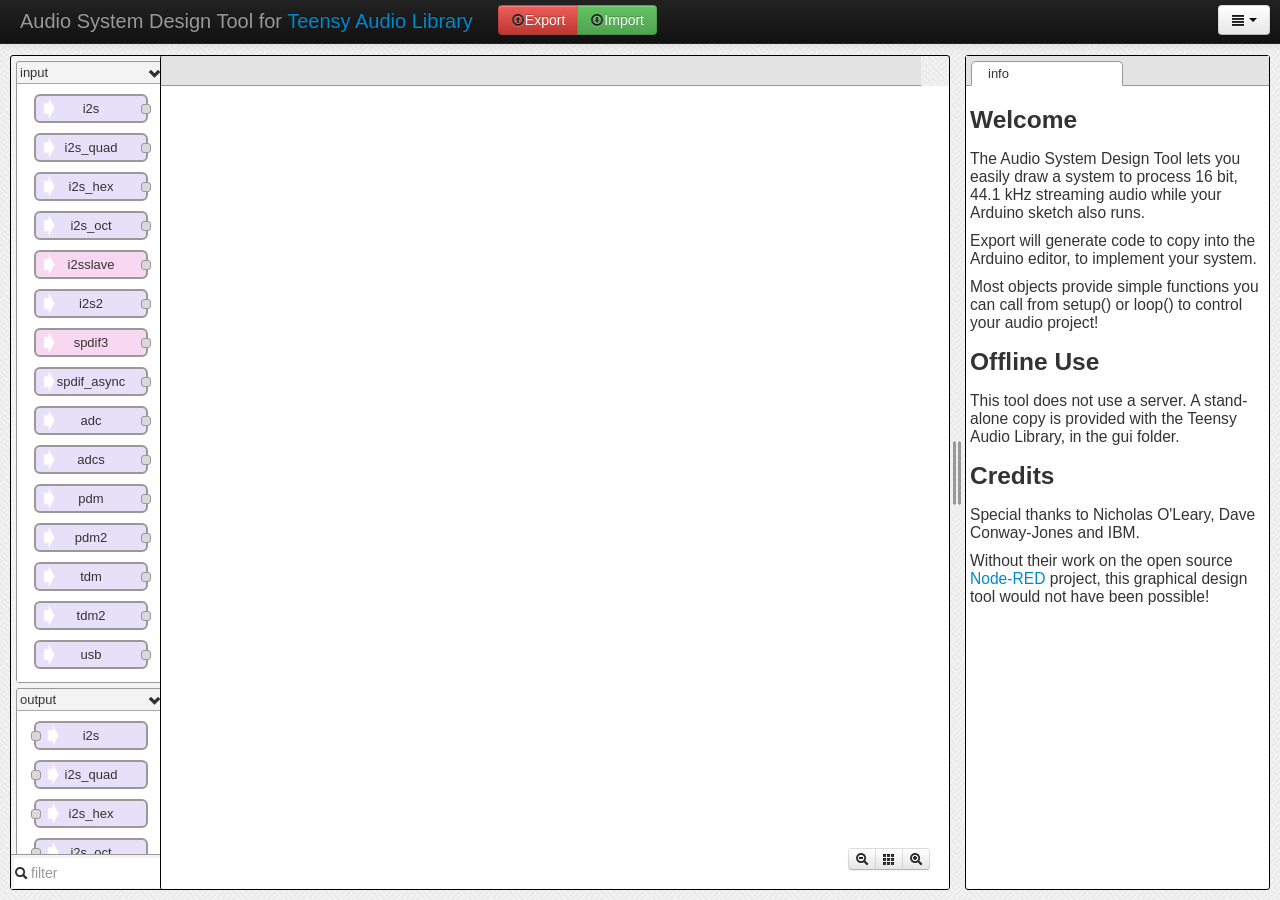
<file: lib/AudioLibrary/gui/index.html>
<!DOCTYPE html>
<!-- vim: set ts=4: -->
<html>
<meta charset="utf-8">
<meta name="viewport" content="width=device-width, initial-scale=1, maximum-scale=1, user-scalable=0"/>
<meta name="apple-mobile-web-app-capable" content="yes">
<meta name="mobile-web-app-capable" content="yes">

<!--
  Modified from original Node-Red source, for audio system visualization

  Copyright 2013 IBM Corp.

  Licensed under the Apache License, Version 2.0 (the "License");
  you may not use this file except in compliance with the License.
  You may obtain a copy of the License at

  http://www.apache.org/licenses/LICENSE-2.0

  Unless required by applicable law or agreed to in writing, software
  distributed under the License is distributed on an "AS IS" BASIS,
  WITHOUT WARRANTIES OR CONDITIONS OF ANY KIND, either express or implied.
  See the License for the specific language governing permissions and
  limitations under the License.
-->
<head>
<title>Audio System Design Tool for Teensy Audio Library</title>
<link href="bootstrap/css/bootstrap.min.css" rel="stylesheet" media="screen">
<link href="jquery/css/smoothness/jquery-ui-1.10.3.custom.min.css" rel="stylesheet" media="screen">
<link rel="stylesheet" type="text/css" href="orion/built-editor.css"/>
<link rel="stylesheet" type="text/css" href="font-awesome/css/font-awesome.min.css"/>
<link rel="stylesheet" href="style.css">
<style>
table.doc {border-spacing:3px; border-collapse:separate; font-size: 80%}
tr.top {background-color:#C0C0C0}
tr.odd {background-color:#F0F0F0}
tr.even {background-color:#E0E0E0}
p.func {padding-bottom:0; margin:0px}
p.desc {padding-left:2em; margin:0px; padding-top:0.2em; padding-bottom:0.8em; font-size:0.75em}
p.exam {padding-left:2em; text-indent:-1.2em; margin:0px; padding-top:0; padding-bottom:0.5em; font-size:0.75em; font-weight:bold}
pre.desc {padding-left:3em; margin:0px; padding-top:0em; padding-bottom:0.8em; font-size:0.75em;
	background-color:#FFFFFF; border:0px; line-height:100%;
}
span.indent {padding-left:2em}
span.literal {color: #006699}
span.comment {color: #777755}
span.keyword {color: #cc6600}
span.function {color: #996600}
span.mainfunction {color: #993300; font-weight: bolder}
</style>
</head>
<body spellcheck="false">
<div class="navbar navbar-inverse navbar-fixed-top">
	<div class="navbar-inner">
		<div class="container-fluid">
			<span class="brand">Audio System Design Tool for <a href="http://www.pjrc.com/teensy/td_libs_Audio.html" target="_blank">Teensy Audio Library</a></span>
			<div class="btn-group pull-right">
				<a class="btn dropdown-toggle" data-toggle="dropdown" href="#"><i class="icon-align-justify"></i> <span class="caret"></span></a>
				<ul class="dropdown-menu">
					<li><a id="btn-sidebar" tabindex="-1" href="#"><i class="icon-ok pull-right"></i><i class="icon-list-alt"></i> Sidebar</a></li>
					<li class="divider"></li>
					<!-- <li><a id="btn-node-status" tabindex="-1" href="#"><i class="icon-ok pull-right"></i><i class="icon-info-sign"></i> Node Status</a></li>
					<li class="divider"></li>
-->
					<!--
<li class="dropdown-submenu pull-left"><a tabindex="-1" href="#"><i class="icon-edit"></i> Import from...</a>
						<ul class="dropdown-menu">
							<li><a id="btn-import" tabindex="-1" href="#"><i class="icon-edit"></i> Clipboard...</a></li>
							<li id="flow-menu-parent" class="dropdown-submenu pull-left">
								<a tabindex="-1" href="#"><i class="icon-book"></i> Library</a>
								<ul class="dropdown-menu"></ul>
							</li>
						</ul>
					</li>
					<li id="li-menu-export" class="dropdown-submenu disabled pull-left"><a tabindex="-1" href="#"><i class="icon-share"></i> Export to...</a>
						<ul class="dropdown-menu">
							<li id="li-menu-export-clipboard" class="disabled"><a id="btn-export-clipboard" tabindex="-1" href="#"><i class="icon-share"></i> Clipboard...</a></li>
							<li id="li-menu-export-library" class="disabled"><a id="btn-export-library" tabindex="-1" href="#"><i class="icon-book"></i> Library...</a></li>
						</ul>
					</li>
					<li class="divider"></li>
-->
					<!--
 <li><a id="btn-config-nodes" tabindex="-1" href="#"><i class="icon-th-list"></i> Configuration nodes...</a></li>
					<li class="divider"></li>
-->
					<!--
<li class="dropdown-submenu pull-left"><a tabindex="-1" href="#"><i class="icon-th-large"></i> Workspaces</a>
						<ul id="workspace-menu-list" class="dropdown-menu">
							<li><a id="btn-workspace-add" tabindex="-1" href="#"><i class="icon-plus"></i> Add</a></li>
							<li><a id="btn-workspace-edit" tabindex="-1" href="#"><i class="icon-edit"></i> Rename</a></li>
							<li><a id="btn-workspace-delete" tabindex="-1" href="#"><i class="icon-minus"></i> Delete</a></li>
							<li class="divider"></li>
						</ul>
					</li>
					<li class="divider"></li>-->
					<li><a id="btn-keyboard-shortcuts" tabindex="-1" href="#"><i class="icon-question-sign"></i> Keyboard Shortcuts</a></li>
					<li><a id="btn-help" tabindex="-1" href="http://node-red.github.io/docs" target="_blank"><i class="icon-question-sign"></i> Help...</a></li>
				</ul>
			</div>
			<div class="btn-group pull-left">
				<a id="btn-deploy" class="btn action-deploy disabled" href="#"><i id="btn-icn-deploy" class="icon-upload"></i>Export</a>
				<a id="btn-import" class="btn action-import disabled" href="#"><i id="btn-icn-download" class="icon-download"></i>Import</a>
			</div>
		</div>
	</div>
</div>
<div id="main-container" class="sidebar-closed">
	<div id="palette">
		<img src="img/spin.svg" class="palette-spinner"/>
		<div id="palette-container" class="palette-scroll">
		</div>
		<div id="palette-search">
			<i class="icon-search"></i><input id="palette-search-input" type="text" placeholder="filter"><a href="#" id="palette-search-clear"><i class="icon-remove"></i></a></input>
		</div>
	</div><!-- /palette -->

	<div id="workspace">
		<ul id="workspace-tabs"></ul>
		<!--<div id="workspace-add-tab"><a id="btn-workspace-add-tab" href="#"><i class="icon-plus"></i></a></div>-->
		<div id="chart"></div>
		<div id="workspace-toolbar">
			<div class="btn-group">
				<a class="btn btn-small" href="#"><i class="icon-zoom-out"></i></a>
				<a class="btn btn-small" href="#"><i class="icon-th"></i></a>
				<a class="btn btn-small" href="#"><i class="icon-zoom-in"></i></a>
			</div>
		</div>
	</div>

	<div id="chart-zoom-controls">
		<div class="btn-group">
			<a class="btn btn-mini" id="btn-zoom-out" href="#"><i class="icon-zoom-out"></i></a>
			<a class="btn btn-mini" id="btn-zoom-zero" href="#"><i class="icon-th"></i></a>
			<a class="btn btn-mini" id="btn-zoom-in" href="#"><i class="icon-zoom-in"></i></a>
		</div>
	</div>

	<div id="sidebar">
		<ul id="sidebar-tabs"></ul>
		<div id="sidebar-content"></div>
	</div>

	<div id="sidebar-separator"></div>

</div>

<div id="notifications"></div>
<div id="dropTarget"><div>Drop the flow here</div></div>

<div id="dialog" class="hide"><form id="dialog-form" class="form-horizontal"></form></div>
<div id="node-config-dialog" class="hide"><form id="dialog-config-form" class="form-horizontal"></form><div class="form-tips" id="node-config-dialog-user-count"></div></div>

<div id="node-dialog-confirm-deploy" class="hide">
	<form class="form-horizontal">
		<div id="node-dialog-confirm-deploy-config" style="text-align: center; padding-top: 30px;">
			Some of the nodes are not properly configured. Are you sure you want to deploy?
		</div>
		<div id="node-dialog-confirm-deploy-unknown" style="text-align: center; padding-top: 10px;">
			The workspace contains some unknown node types:
			<ul style="width: 300px; margin: auto; text-align: left;" id="node-dialog-confirm-deploy-unknown-list"></ul>
			Are you sure you want to deploy?
		</div>
	</form>
</div>

<div id="node-dialog-error-deploy" class="hide">
	<form class="form-horizontal">
		<div id="node-dialog-error-deploy-noio" style="text-align: center; padding-top: 10px;">
			<p>The workspace contains no input/output nodes!</p>
			<p>You need an input or an output to export the data!</p>
			<p>Without such a input/output function the exported
			code will not run properly!</p>
		</div>
	</form>
</div>

<div id="node-help" class="modal hide fade" tabindex="-1" role="dialog" aria-labelledby="node-help-label" aria-hidden="true">
  <div class="modal-header">
	<h5 id="node-help-label">Keyboard Shortcuts <span style="float: right;"><a href="http://node-red.github.io/docs" target="_blank">Open help in new window &raquo;</a></span></h5>
  </div>
  <div class="modal-body">
	<table>
		<tr>
		  <td><span class="help-key">?</span></td><td>Help</td>
		  <td><span class="help-key">Ctrl</span> <span class="help-key">a</span></td><td>Select all nodes</td>
		</tr>
		<tr>
		  <td><span class="help-key">Ctrl</span> <span class="help-key">Space</span></td><td>Toggle sidebar</td>
		  <td><span class="help-key">Shift</span> <span class="help-key">Click</span></td><td>Select all connected nodes</td>
		</tr>
		<tr>
		  <td><span class="help-key">Ctrl</span> <span class="help-key">z</span></td><td>Undo</td>
		  <td><span class="help-key">Ctrl</span> <span class="help-key">Click</span></td><td>Add/remove node from selection</td>
		</tr>
		<tr>
		  <td></td><td></td>
		  <td><span class="help-key">Delete</span></td><td>Delete selected nodes or link</td>
		</tr>
		<tr>
		  <td><span class="help-key">Ctrl</span> <span class="help-key">x</span></td><td>Cut selected nodes</td>
		  <td></td><td></td>
		</tr>
		<tr>
		  <td><span class="help-key">Ctrl</span> <span class="help-key">c</span></td><td>Copy selected nodes</td>
		  <td><span class="help-key">Ctrl</span> <span class="help-key">v</span></td><td>Paste nodes</td>
		</tr>
		<tr>
		  <td><span class="help-key">Ctrl</span> <span class="help-key">i</span></td><td>Import nodes</td>
		  <td><span class="help-key">Ctrl</span> <span class="help-key">e</span></td><td>Export selected nodes</td>
		</tr>
		<tr>
		  <td colspan="2"></td>
		</tr>
		<tr>
		  <td><span class="help-key">Ctrl</span> <span class="help-key">+</span></td><td>Zoom in</td>
		  <td><span class="help-key">Ctrl</span> <span class="help-key">-</span></td><td>Zoom out</td>
		</tr>
	</table>
  </div>
  <div class="modal-footer">
	<button class="btn" data-dismiss="modal" aria-hidden="true">Close</button>
  </div>
</div>

<div id="node-dialog-library-save-confirm" class="hide">
	<form class="form-horizontal">
		<div style="text-align: center; padding-top: 30px;">
		 A <span id="node-dialog-library-save-type"></span> called <span id="node-dialog-library-save-name"></span> already exists. Overwrite?
		</div>
	</form>
</div>

<div id="node-dialog-library-save" class="hide">
	<form class="form-horizontal">
		<div class="form-row">
			<label for="node-dialog-library-save-folder"><i class="icon-folder-open"></i> Folder</label>
			<input type="text" id="node-dialog-library-save-folder" placeholder="Folder">
		</div>
		<div class="form-row">
			<label for="node-dialog-library-save-filename"><i class="icon-file"></i> Filename</label>
			<input type="text" id="node-dialog-library-save-filename" placeholder="Filename">
		</div>
	</form>
</div>

<div id="node-dialog-library-lookup" class="hide">
	<form class="form-horizontal">
		<div class="form-row">
			<ul id="node-dialog-library-breadcrumbs" class="breadcrumb">
				<li class="active"><a href="#">Library</a></li>
			</ul>
		</div>
		<div class="form-row">
			<div style="vertical-align: top; display: inline-block; height: 100%; width: 30%; padding-right: 20px;">
				<div id="node-select-library" style="border: 1px solid #999; width: 100%; height: 100%; overflow:scroll;"><ul></ul></div>
			</div>
			<div style="vertical-align: top; display: inline-block;width: 65%; height: 100%;">
				<div style="height: 100%; width: 95%;" class="node-text-editor" id="node-select-library-text" ></div>
			</div>
		</div>
	</form>
</div>
<div id="node-dialog-rename-workspace" class="hide">
	<form class="form-horizontal">
		<div class="form-row">
			<label for="node-input-workspace-name" ><i class="icon-tag"></i> Name:</label>
			<input type="text" id="node-input-workspace-name">
		</div>
	</form>
</div>
<div id="node-dialog-delete-workspace" class="hide">
	<form class="form-horizontal">
		<div style="text-align: center; padding-top: 30px;">
		 Are you sure you want to delete '<span id="node-dialog-delete-workspace-name"></span>'?
		</div>
	</form>
</div>

<script type="text/x-red" data-template-name="export-clipboard-dialog">
	<div class="form-row">
		<label for="node-input-export" style="display: block; width:100%;"><i class="icon-share"></i> Source Code:</label>
		<textarea readonly style="font-family: monospace; font-size: 12px; background:rgb(226, 229, 255); padding-left: 0.5em;" class="input-block-level" id="node-input-export" rows="12"></textarea>
	</div>
	<div class="form-tips">
		Select the text above and copy to the clipboard with Ctrl-A Ctrl-C.
	</div>
</script>
<script type="text/x-red" data-template-name="export-library-dialog">
	<div class="form-row">
		<label for="node-input-filename" ><i class="icon-tag"></i> Filename:</label>
		<input type="text" id="node-input-filename" placeholder="Filename">
	</div>
</script>
<script type="text/x-red" data-template-name="import-dialog">
	<div class="form-row">
		<label for="node-input-import"><i class="icon-share"></i>Nodes:</label>
		<textarea style="font-family: monospace; font-size: 12px; background:rgb(226, 229, 255); padding-left: 0.5em;" class="input-block-level" id="node-input-import" rows="5" placeholder="Paste nodes here, or lookup in the library. When importing Arduino code, the whole flow will be replaced."></textarea>
	</div>
	<div class="form-tips">
		<label for="node-input-arduino" style="font-size: 13px; padding: 2px 0px 0px 4px;">
			<input style="margin-bottom: 4px; margin-right: 4px;" type="checkbox" id="node-input-arduino" checked="checked" class="input-block-level" />
				&nbsp;Import copied code from the Arduino IDE
		</label>
	</div>
</script>

<script src="jquery/js/jquery-1.9.1.js"></script>
<script src="bootstrap/js/bootstrap.min.js"></script>
<script src="jquery/js/jquery-ui-1.10.3.custom.min.js"></script>
<script src="jquery/js/jquery.ui.touch-punch.min.js"></script>
<script src="orion/built-editor.min.js"></script>
<script src="red/d3/d3.v3.min.js"></script>
<script src="red/main.js"></script>
<script src="red/ui/state.js"></script>
<script src="red/nodes.js"></script>
<script src="red/storage.js"></script>
<script src="red/history.js"></script>
<script src="red/ui/keyboard.js"></script>
<script src="red/ui/tabs.js"></script>
<script src="red/ui/view.js"></script>
<script src="red/ui/sidebar.js"></script>
<script src="red/ui/palette.js"></script>
<script src="red/ui/tab-info.js"></script>
<script src="red/ui/tab-config.js"></script>
<script src="red/ui/editor.js"></script>
<script src="red/ui/library.js"></script>
<script src="red/ui/notifications.js"></script>
<script src="red/ui/touch/radialMenu.js"></script>

<!--
 TODO: generate some or all of this automatically from the C++ source
-->

<!--
 TODO: add a field for maximum instance count
-->
<!--
 TODO: add a field for exclusive to other objects (not allowed if they're used)
-->
<!--
 TODO: add "parameters" fields, to replace the form html stuff
-->

<script  type="text/x-red" data-container-name="InputOutputCompatibilityMetadata">
	{"requirements":[
		{"type":"AudioInputI2S",         "resource":"I2S Device",    "shareable":true,  "setting":"I2S Master"},
		{"type":"AudioInputI2S",         "resource":"Sample Rate",   "shareable":true,  "setting":"Teensy Control"},
		{"type":"AudioInputI2S",         "resource":"IN1 Pin",       "shareable":false},
		{"type":"AudioInputI2SQuad",     "resource":"I2S Device",    "shareable":true,  "setting":"I2S Master"},
		{"type":"AudioInputI2SQuad",     "resource":"Sample Rate",   "shareable":true,  "setting":"Teensy Control"},
		{"type":"AudioInputI2SQuad",     "resource":"IN1 Pin",       "shareable":false},
		{"type":"AudioInputI2SQuad",     "resource":"OUT1D Pin",     "shareable":false},
		{"type":"AudioInputI2SHex",      "resource":"I2S Device",    "shareable":true,  "setting":"I2S Master"},
		{"type":"AudioInputI2SHex",      "resource":"Sample Rate",   "shareable":true,  "setting":"Teensy Control"},
		{"type":"AudioInputI2SHex",      "resource":"IN1 Pin",       "shareable":false},
		{"type":"AudioInputI2SHex",      "resource":"OUT1D Pin",     "shareable":false},
		{"type":"AudioInputI2SHex",      "resource":"OUT1C Pin",     "shareable":false},
		{"type":"AudioInputI2SOct",      "resource":"I2S Device",    "shareable":true,  "setting":"I2S Master"},
		{"type":"AudioInputI2SOct",      "resource":"Sample Rate",   "shareable":true,  "setting":"Teensy Control"},
		{"type":"AudioInputI2SOct",      "resource":"IN1 Pin",       "shareable":false},
		{"type":"AudioInputI2SOct",      "resource":"OUT1D Pin",     "shareable":false},
		{"type":"AudioInputI2SOct",      "resource":"OUT1C Pin",     "shareable":false},
		{"type":"AudioInputI2SOct",      "resource":"OUT1B Pin",     "shareable":false},
		{"type":"AudioInputI2Sslave",    "resource":"I2S Device",    "shareable":true,  "setting":"I2S Slave"},
		{"type":"AudioInputI2Sslave",    "resource":"Sample Rate",   "shareable":true,  "setting":"LRCLK1 Control"},
		{"type":"AudioInputI2Sslave",    "resource":"IN1 Pin",       "shareable":false},
		{"type":"AudioInputI2S2",        "resource":"I2S2 Device",   "shareable":true,  "setting":"I2S Master"},
		{"type":"AudioInputI2S2",        "resource":"Sample Rate",   "shareable":true,  "setting":"Teensy Control"},
		{"type":"AudioInputI2S2",        "resource":"IN2 Pin",       "shareable":false},
		{"type":"AudioInputSPDIF3",      "resource":"SPDIF Device",  "shareable":true,  "setting":"SPDIF Protocol"},
		{"type":"AudioInputSPDIF3",      "resource":"Sample Rate",   "shareable":true,  "setting":"SPDIF Control"},
		{"type":"AudioInputSPDIF3",      "resource":"SPDIFIN Pin",   "shareable":false},
		{"type":"AsyncAudioInputSPDIF3", "resource":"SPDIF Device",  "shareable":true,  "setting":"SPDIF Protocol"},
		{"type":"AsyncAudioInputSPDIF3", "resource":"Sample Rate",   "shareable":true,  "setting":"Teensy Control"},
		{"type":"AsyncAudioInputSPDIF3", "resource":"SPDIFIN Pin",   "shareable":false},
		{"type":"AudioInputAnalog",      "resource":"ADC1",          "shareable":false},
		{"type":"AudioInputAnalog",      "resource":"Sample Rate",   "shareable":true,  "setting":"Teensy Control"},
		{"type":"AudioInputAnalogStereo","resource":"ADC1",          "shareable":false},
		{"type":"AudioInputAnalogStereo","resource":"ADC2",          "shareable":false},
		{"type":"AudioInputAnalogStereo","resource":"Sample Rate",   "shareable":true,  "setting":"Teensy Control"},
		{"type":"AudioInputPDM",         "resource":"I2S Device",    "shareable":true,  "setting":"I2S Master"},
		{"type":"AudioInputPDM",         "resource":"Sample Rate",   "shareable":true,  "setting":"Teensy Control"},
		{"type":"AudioInputPDM",         "resource":"IN1 Pin",       "shareable":false},
		{"type":"AudioInputPDM2",        "resource":"I2S2 Device",   "shareable":true,  "setting":"I2S Master"},
		{"type":"AudioInputPDM2",        "resource":"Sample Rate",   "shareable":true,  "setting":"Teensy Control"},
		{"type":"AudioInputPDM2",        "resource":"IN2 Pin",       "shareable":false},
		{"type":"AudioInputTDM",         "resource":"I2S Device",    "shareable":true,  "setting":"TDM Protocol"},
		{"type":"AudioInputTDM",         "resource":"Sample Rate",   "shareable":true,  "setting":"Teensy Control"},
		{"type":"AudioInputTDM",         "resource":"IN1 Pin",       "shareable":false},
		{"type":"AudioInputTDM2",        "resource":"I2S2 Device",   "shareable":true,  "setting":"TDM Protocol"},
		{"type":"AudioInputTDM2",        "resource":"Sample Rate",   "shareable":true,  "setting":"Teensy Control"},
		{"type":"AudioInputTDM2",        "resource":"IN2 Pin",       "shareable":false},
		{"type":"AudioInputUSB",         "resource":"USB Rx Endpoint","shareable":false},
		{"type":"AudioOutputI2S",        "resource":"I2S Device",    "shareable":true,  "setting":"I2S Master"},
		{"type":"AudioOutputI2S",        "resource":"Sample Rate",   "shareable":true,  "setting":"Teensy Control"},
		{"type":"AudioOutputI2S",        "resource":"OUT1A Pin",     "shareable":false},
		{"type":"AudioOutputI2SQuad",    "resource":"I2S Device",    "shareable":true,  "setting":"I2S Master"},
		{"type":"AudioOutputI2SQuad",    "resource":"Sample Rate",   "shareable":true,  "setting":"Teensy Control"},
		{"type":"AudioOutputI2SQuad",    "resource":"OUT1A Pin",     "shareable":false},
		{"type":"AudioOutputI2SQuad",    "resource":"OUT1B Pin",     "shareable":false},
		{"type":"AudioOutputI2SHex",     "resource":"I2S Device",    "shareable":true,  "setting":"I2S Master"},
		{"type":"AudioOutputI2SHex",     "resource":"Sample Rate",   "shareable":true,  "setting":"Teensy Control"},
		{"type":"AudioOutputI2SHex",     "resource":"OUT1A Pin",     "shareable":false},
		{"type":"AudioOutputI2SHex",     "resource":"OUT1B Pin",     "shareable":false},
		{"type":"AudioOutputI2SHex",     "resource":"OUT1C Pin",     "shareable":false},
		{"type":"AudioOutputI2SOct",     "resource":"I2S Device",    "shareable":true,  "setting":"I2S Master"},
		{"type":"AudioOutputI2SOct",     "resource":"Sample Rate",   "shareable":true,  "setting":"Teensy Control"},
		{"type":"AudioOutputI2SOct",     "resource":"OUT1A Pin",     "shareable":false},
		{"type":"AudioOutputI2SOct",     "resource":"OUT1B Pin",     "shareable":false},
		{"type":"AudioOutputI2SOct",     "resource":"OUT1C Pin",     "shareable":false},
		{"type":"AudioOutputI2SOct",     "resource":"OUT1D Pin",     "shareable":false},
		{"type":"AudioOutputI2Sslave",   "resource":"I2S Device",    "shareable":true,  "setting":"I2S Slave"},
		{"type":"AudioOutputI2Sslave",   "resource":"Sample Rate",   "shareable":true,  "setting":"LRCLK1 Control"},
		{"type":"AudioOutputI2Sslave",   "resource":"OUT1A Pin",     "shareable":false},
		{"type":"AudioOutputI2S2",       "resource":"I2S2 Device",   "shareable":true,  "setting":"I2S Master"},
		{"type":"AudioOutputI2S2",       "resource":"Sample Rate",   "shareable":true,  "setting":"Teensy Control"},
		{"type":"AudioOutputI2S2",       "resource":"OUT2 Pin",      "shareable":false},
		{"type":"AudioOutputSPDIF",      "resource":"I2S Device",    "shareable":true,  "setting":"SPDIF Protocol"},
		{"type":"AudioOutputSPDIF",      "resource":"Sample Rate",   "shareable":true,  "setting":"Teensy Control"},
		{"type":"AudioOutputSPDIF",      "resource":"OUT1A Pin",     "shareable":false},
		{"type":"AudioOutputSPDIF2",     "resource":"I2S2 Device",   "shareable":true,  "setting":"SPDIF Protocol"},
		{"type":"AudioOutputSPDIF2",     "resource":"Sample Rate",   "shareable":true,  "setting":"Teensy Control"},
		{"type":"AudioOutputSPDIF2",     "resource":"OUT2 Pin",      "shareable":false},
		{"type":"AudioOutputSPDIF3",     "resource":"SPDIF Device",  "shareable":true,  "setting":"SPDIF Protocol"},
		{"type":"AudioOutputSPDIF3",     "resource":"Sample Rate",   "shareable":true,  "setting":"Teensy Control"},
		{"type":"AudioOutputSPDIF3",     "resource":"SPDIFOUT Pin",  "shareable":false},
		{"type":"AudioOutputPT8211",     "resource":"I2S Device",    "shareable":true,  "setting":"PT8211 Protocol"},
		{"type":"AudioOutputPT8211",     "resource":"Sample Rate",   "shareable":true,  "setting":"Teensy Control"},
		{"type":"AudioOutputPT8211",     "resource":"OUT1A Pin",     "shareable":false},
		{"type":"AudioOutputPT8211_2",   "resource":"I2S2 Device",   "shareable":true,  "setting":"PT8211 Protocol"},
		{"type":"AudioOutputPT8211_2",   "resource":"Sample Rate",   "shareable":true,  "setting":"Teensy Control"},
		{"type":"AudioOutputPT8211_2",   "resource":"OUT2 Pin",      "shareable":false},
		{"type":"AudioOutputAnalog",     "resource":"DAC1",          "shareable":false},
		{"type":"AudioOutputAnalog",     "resource":"Sample Rate",   "shareable":true,  "setting":"Teensy Control"},
		{"type":"AudioOutputAnalogStereo","resource":"DAC1",         "shareable":false},
		{"type":"AudioOutputAnalogStereo","resource":"DAC2",         "shareable":false},
		{"type":"AudioOutputAnalogStereo","resource":"Sample Rate",  "shareable":true,  "setting":"Teensy Control"},
		{"type":"AudioOutputPWM",        "resource":"PWM",           "shareable":false},
		{"type":"AudioOutputPWM",        "resource":"Sample Rate",   "shareable":true,  "setting":"Teensy Control"},
		{"type":"AudioOutputMQS",        "resource":"MSQ Device",    "shareable":false},
		{"type":"AudioOutputMQS",        "resource":"Sample Rate",   "shareable":true,  "setting":"Teensy Control"},
		{"type":"AudioOutputTDM",        "resource":"I2S Device",    "shareable":true,  "setting":"TDM Protocol"},
		{"type":"AudioOutputTDM",        "resource":"Sample Rate",   "shareable":true,  "setting":"Teensy Control"},
		{"type":"AudioOutputTDM",        "resource":"OUT1A Pin",     "shareable":false},
		{"type":"AudioOutputTDM2",       "resource":"I2S2 Device",   "shareable":true,  "setting":"TDM Protocol"},
		{"type":"AudioOutputTDM2",       "resource":"Sample Rate",   "shareable":true,  "setting":"Teensy Control"},
		{"type":"AudioOutputTDM2",       "resource":"OUT2 Pin",      "shareable":false},
		{"type":"AudioOutputADAT",       "resource":"I2S Device",    "shareable":true,  "setting":"ADAT Protocol"},
		{"type":"AudioOutputADAT",       "resource":"Sample Rate",   "shareable":true,  "setting":"Teensy Control"},
		{"type":"AudioOutputADAT",       "resource":"OUT1A Pin",     "shareable":false},
		{"type":"AudioOutputUSB",        "resource":"USB Tx Endpoint","shareable":false}
	]}
</script>


<script  type="text/x-red" data-container-name="NodeDefinitions">
	{"nodes":[
		{"type":"AudioInputI2S","data":{"defaults":{"name":{"value":"new"}},"shortName":"i2s","inputs":0,"outputs":2,"category":"input-function","color":"#E6E0F8","icon":"arrow-in.png"}},
		{"type":"AudioInputI2SQuad","data":{"defaults":{"name":{"value":"new"}},"shortName":"i2s_quad","inputs":0,"outputs":4,"category":"input-function","color":"#E6E0F8","icon":"arrow-in.png"}},
		{"type":"AudioInputI2SHex","data":{"defaults":{"name":{"value":"new"}},"shortName":"i2s_hex","inputs":0,"outputs":6,"category":"input-function","color":"#E6E0F8","icon":"arrow-in.png"}},
		{"type":"AudioInputI2SOct","data":{"defaults":{"name":{"value":"new"}},"shortName":"i2s_oct","inputs":0,"outputs":8,"category":"input-function","color":"#E6E0F8","icon":"arrow-in.png"}},
		{"type":"AudioInputI2Sslave","data":{"defaults":{"name":{"value":"new"}},"shortName":"i2sslave","inputs":0,"outputs":2,"category":"input-function","color":"#F7D8F0","icon":"arrow-in.png"}},
		{"type":"AudioInputI2S2","data":{"defaults":{"name":{"value":"new"}},"shortName":"i2s2","inputs":0,"outputs":2,"category":"input-function","color":"#E6E0F8","icon":"arrow-in.png"}},
		{"type":"AudioInputSPDIF3","data":{"defaults":{"name":{"value":"new"}},"shortName":"spdif3","inputs":0,"outputs":2,"category":"input-function","color":"#F7D8F0","icon":"arrow-in.png"}},
		{"type":"AsyncAudioInputSPDIF3","data":{"defaults":{"name":{"value":"new"}},"shortName":"spdif_async","inputs":0,"outputs":2,"category":"input-function","color":"#E6E0F8","icon":"arrow-in.png"}},
		{"type":"AudioInputAnalog","data":{"defaults":{"name":{"value":"new"}},"shortName":"adc","inputs":0,"outputs":1,"category":"input-function","color":"#E6E0F8","icon":"arrow-in.png"}},
		{"type":"AudioInputAnalogStereo","data":{"defaults":{"name":{"value":"new"}},"shortName":"adcs","inputs":0,"outputs":2,"category":"input-function","color":"#E6E0F8","icon":"arrow-in.png"}},
		{"type":"AudioInputPDM","data":{"defaults":{"name":{"value":"new"}},"shortName":"pdm","inputs":0,"outputs":1,"category":"input-function","color":"#E6E0F8","icon":"arrow-in.png"}},
		{"type":"AudioInputPDM2","data":{"defaults":{"name":{"value":"new"}},"shortName":"pdm2","inputs":0,"outputs":1,"category":"input-function","color":"#E6E0F8","icon":"arrow-in.png"}},
		{"type":"AudioInputTDM","data":{"defaults":{"name":{"value":"new"}},"shortName":"tdm","inputs":0,"outputs":16,"category":"input-function","color":"#E6E0F8","icon":"arrow-in.png"}},
		{"type":"AudioInputTDM2","data":{"defaults":{"name":{"value":"new"}},"shortName":"tdm2","inputs":0,"outputs":16,"category":"input-function","color":"#E6E0F8","icon":"arrow-in.png"}},
		{"type":"AudioInputUSB","data":{"defaults":{"name":{"value":"new"}},"shortName":"usb","inputs":0,"outputs":2,"category":"input-function","color":"#E6E0F8","icon":"arrow-in.png"}},

		{"type":"AudioOutputI2S","data":{"defaults":{"name":{"value":"new"}},"shortName":"i2s","inputs":2,"outputs":0,"category":"output-function","color":"#E6E0F8","icon":"arrow-in.png"}},
		{"type":"AudioOutputI2SQuad","data":{"defaults":{"name":{"value":"new"}},"shortName":"i2s_quad","inputs":4,"outputs":0,"category":"output-function","color":"#E6E0F8","icon":"arrow-in.png"}},
		{"type":"AudioOutputI2SHex","data":{"defaults":{"name":{"value":"new"}},"shortName":"i2s_hex","inputs":6,"outputs":0,"category":"output-function","color":"#E6E0F8","icon":"arrow-in.png"}},
		{"type":"AudioOutputI2SOct","data":{"defaults":{"name":{"value":"new"}},"shortName":"i2s_oct","inputs":8,"outputs":0,"category":"output-function","color":"#E6E0F8","icon":"arrow-in.png"}},
		{"type":"AudioOutputI2Sslave","data":{"defaults":{"name":{"value":"new"}},"shortName":"i2sslave","inputs":2,"outputs":0,"category":"output-function","color":"#F7D8F0","icon":"arrow-in.png"}},
		{"type":"AudioOutputI2S2","data":{"defaults":{"name":{"value":"new"}},"shortName":"i2s2","inputs":2,"outputs":0,"category":"output-function","color":"#E6E0F8","icon":"arrow-in.png"}},
		{"type":"AudioOutputSPDIF","data":{"defaults":{"name":{"value":"new"}},"shortName":"spdif","inputs":2,"outputs":0,"category":"output-function","color":"#E6E0F8","icon":"arrow-in.png"}},
		{"type":"AudioOutputSPDIF2","data":{"defaults":{"name":{"value":"new"}},"shortName":"spdif2","inputs":2,"outputs":0,"category":"output-function","color":"#E6E0F8","icon":"arrow-in.png"}},
		{"type":"AudioOutputSPDIF3","data":{"defaults":{"name":{"value":"new"}},"shortName":"spdif3","inputs":2,"outputs":0,"category":"output-function","color":"#E6E0F8","icon":"arrow-in.png"}},
		{"type":"AudioOutputPT8211","data":{"defaults":{"name":{"value":"new"}},"shortName":"pt8211","inputs":2,"outputs":0,"category":"output-function","color":"#E6E0F8","icon":"arrow-in.png"}},
		{"type":"AudioOutputPT8211_2","data":{"defaults":{"name":{"value":"new"}},"shortName":"pt8211_2","inputs":2,"outputs":0,"category":"output-function","color":"#E6E0F8","icon":"arrow-in.png"}},
		{"type":"AudioOutputAnalog","data":{"defaults":{"name":{"value":"new"}},"shortName":"dac","inputs":1,"outputs":0,"category":"output-function","color":"#E6E0F8","icon":"arrow-in.png"}},
		{"type":"AudioOutputAnalogStereo","data":{"defaults":{"name":{"value":"new"}},"shortName":"dacs","inputs":2,"outputs":0,"category":"output-function","color":"#E6E0F8","icon":"arrow-in.png"}},
		{"type":"AudioOutputPWM","data":{"defaults":{"name":{"value":"new"}},"shortName":"pwm","inputs":1,"outputs":0,"category":"output-function","color":"#E6E0F8","icon":"arrow-in.png"}},
		{"type":"AudioOutputMQS","data":{"defaults":{"name":{"value":"new"}},"shortName":"mqs","inputs":2,"outputs":0,"category":"output-function","color":"#E6E0F8","icon":"arrow-in.png"}},
		{"type":"AudioOutputTDM","data":{"defaults":{"name":{"value":"new"}},"shortName":"tdm","inputs":16,"outputs":0,"category":"output-function","color":"#E6E0F8","icon":"arrow-in.png"}},
		{"type":"AudioOutputTDM2","data":{"defaults":{"name":{"value":"new"}},"shortName":"tdm2","inputs":16,"outputs":0,"category":"output-function","color":"#E6E0F8","icon":"arrow-in.png"}},
		{"type":"AudioOutputADAT","data":{"defaults":{"name":{"value":"new"}},"shortName":"adat","inputs":8,"outputs":0,"category":"output-function","color":"#E6E0F8","icon":"arrow-in.png"}},
		{"type":"AudioOutputUSB","data":{"defaults":{"name":{"value":"new"}},"shortName":"usb","inputs":2,"outputs":0,"category":"output-function","color":"#E6E0F8","icon":"arrow-in.png"}},

		{"type":"AudioAmplifier","data":{"defaults":{"name":{"value":"new"}},"shortName":"amp","inputs":1,"outputs":1,"category":"mixer-function","color":"#E6E0F8","icon":"arrow-in.png"}},
		{"type":"AudioMixer4","data":{"defaults":{"name":{"value":"new"}},"shortName":"mixer","inputs":4,"outputs":1,"category":"mixer-function","color":"#E6E0F8","icon":"arrow-in.png"}},
		{"type":"AudioPlayMemory","data":{"defaults":{"name":{"value":"new"}},"shortName":"playMem","inputs":0,"outputs":1,"category":"play-function","color":"#E6E0F8","icon":"arrow-in.png"}},
		{"type":"AudioPlaySdWav","data":{"defaults":{"name":{"value":"new"}},"shortName":"playSdWav","inputs":0,"outputs":2,"category":"play-function","color":"#E6E0F8","icon":"arrow-in.png"}},
		{"type":"AudioPlaySdRaw","data":{"defaults":{"name":{"value":"new"}},"shortName":"playSdRaw","inputs":0,"outputs":1,"category":"play-function","color":"#E6E0F8","icon":"arrow-in.png"}},
		{"type":"AudioPlaySerialflashRaw","data":{"defaults":{"name":{"value":"new"}},"shortName":"playFlashRaw","inputs":0,"outputs":1,"category":"play-function","color":"#E6E0F8","icon":"arrow-in.png"}},
		{"type":"AudioPlayQueue","data":{"defaults":{"name":{"value":"new"}},"shortName":"queue","inputs":0,"outputs":1,"category":"play-function","color":"#E6E0F8","icon":"arrow-in.png"}},
		{"type":"AudioRecordQueue","data":{"defaults":{"name":{"value":"new"}},"shortName":"queue","inputs":1,"outputs":0,"category":"record-function","color":"#E6E0F8","icon":"arrow-in.png"}},
		{"type":"AudioSynthWavetable","data":{"defaults":{"name":{"value":"new"}},"shortName":"wavetable","inputs":0,"outputs":1,"category":"synth-function","color":"#E6E0F8","icon":"arrow-in.png"}},
		{"type":"AudioSynthSimpleDrum","data":{"defaults":{"name":{"value":"new"}},"shortName":"drum","inputs":0,"outputs":1,"category":"synth-function","color":"#E6E0F8","icon":"arrow-in.png"}},
		{"type":"AudioSynthKarplusStrong","data":{"defaults":{"name":{"value":"new"}},"shortName":"string","inputs":0,"outputs":1,"category":"synth-function","color":"#E6E0F8","icon":"arrow-in.png"}},
		{"type":"AudioSynthWaveformSine","data":{"defaults":{"name":{"value":"new"}},"shortName":"sine","inputs":0,"outputs":1,"category":"synth-function","color":"#E6E0F8","icon":"arrow-in.png"}},
		{"type":"AudioSynthWaveformSineHires","data":{"defaults":{"name":{"value":"new"}},"shortName":"sine_hires","inputs":0,"outputs":2,"category":"synth-function","color":"#E6E0F8","icon":"arrow-in.png"}},
		{"type":"AudioSynthWaveformSineModulated","data":{"defaults":{"name":{"value":"new"}},"shortName":"sine_fm","inputs":1,"outputs":1,"category":"synth-function","color":"#E6E0F8","icon":"arrow-in.png"}},
		{"type":"AudioSynthWaveform","data":{"defaults":{"name":{"value":"new"}},"shortName":"waveform","inputs":0,"outputs":1,"category":"synth-function","color":"#E6E0F8","icon":"arrow-in.png"}},
		{"type":"AudioSynthWaveformModulated","data":{"defaults":{"name":{"value":"new"}},"shortName":"waveformMod","inputs":2,"outputs":1,"category":"synth-function","color":"#E6E0F8","icon":"arrow-in.png"}},
		{"type":"AudioSynthWaveformPWM","data":{"defaults":{"name":{"value":"new"}},"shortName":"pwm","inputs":1,"outputs":1,"category":"synth-function","color":"#E6E0F8","icon":"arrow-in.png"}},
		{"type":"AudioSynthToneSweep","data":{"defaults":{"name":{"value":"new"}},"shortName":"tonesweep","inputs":0,"outputs":1,"category":"synth-function","color":"#E6E0F8","icon":"arrow-in.png"}},
		{"type":"AudioSynthWaveformDc","data":{"defaults":{"name":{"value":"new"}},"shortName":"dc","inputs":0,"outputs":1,"category":"synth-function","color":"#E6E0F8","icon":"arrow-in.png"}},
		{"type":"AudioSynthNoiseWhite","data":{"defaults":{"name":{"value":"new"}},"shortName":"noise","inputs":0,"outputs":1,"category":"synth-function","color":"#E6E0F8","icon":"arrow-in.png"}},
		{"type":"AudioSynthNoisePink","data":{"defaults":{"name":{"value":"new"}},"shortName":"pink","inputs":0,"outputs":1,"category":"synth-function","color":"#E6E0F8","icon":"arrow-in.png"}},
		{"type":"AudioEffectFade","data":{"defaults":{"name":{"value":"new"}},"shortName":"fade","inputs":1,"outputs":1,"category":"effect-function","color":"#E6E0F8","icon":"arrow-in.png"}},
		{"type":"AudioEffectChorus","data":{"defaults":{"name":{"value":"new"}},"shortName":"chorus","inputs":1,"outputs":1,"category":"effect-function","color":"#E6E0F8","icon":"arrow-in.png"}},
		{"type":"AudioEffectFlange","data":{"defaults":{"name":{"value":"new"}},"shortName":"flange","inputs":1,"outputs":1,"category":"effect-function","color":"#E6E0F8","icon":"arrow-in.png"}},
		{"type":"AudioEffectReverb","data":{"defaults":{"name":{"value":"new"}},"shortName":"reverb","inputs":1,"outputs":1,"category":"effect-function","color":"#E6E0F8","icon":"arrow-in.png"}},
		{"type":"AudioEffectFreeverb","data":{"defaults":{"name":{"value":"new"}},"shortName":"freeverb","inputs":1,"outputs":1,"category":"effect-function","color":"#E6E0F8","icon":"arrow-in.png"}},
		{"type":"AudioEffectFreeverbStereo","data":{"defaults":{"name":{"value":"new"}},"shortName":"freeverbs","inputs":1,"outputs":2,"category":"effect-function","color":"#E6E0F8","icon":"arrow-in.png"}},
		{"type":"AudioEffectEnvelope","data":{"defaults":{"name":{"value":"new"}},"shortName":"envelope","inputs":1,"outputs":1,"category":"effect-function","color":"#E6E0F8","icon":"arrow-in.png"}},
		{"type":"AudioEffectMultiply","data":{"defaults":{"name":{"value":"new"}},"shortName":"multiply","inputs":2,"outputs":1,"category":"effect-function","color":"#E6E0F8","icon":"arrow-in.png"}},
		{"type":"AudioEffectRectifier","data":{"defaults":{"name":{"value":"new"}},"shortName":"rectify","inputs":1,"outputs":1,"category":"effect-function","color":"#E6E0F8","icon":"arrow-in.png"}},
		{"type":"AudioEffectDelay","data":{"defaults":{"name":{"value":"new"}},"shortName":"delay","inputs":1,"outputs":8,"category":"effect-function","color":"#E6E0F8","icon":"arrow-in.png"}},
		{"type":"AudioEffectDelayExternal","data":{"defaults":{"name":{"value":"new"}},"shortName":"delayExt","inputs":1,"outputs":8,"category":"effect-function","color":"#E6E0F8","icon":"arrow-in.png"}},
		{"type":"AudioEffectBitcrusher","data":{"shortName":"bitcrusher","inputs":1,"outputs":1,"category":"effect-function","color":"#E6E0F8","icon":"arrow-in.png"}},
		{"type":"AudioEffectMidSide","data":{"shortName":"midside","inputs":2,"outputs":2,"category":"effect-function","color":"#E6E0F8","icon":"arrow-in.png"}},
		{"type":"AudioEffectWaveshaper","data":{"shortName":"waveshape","inputs":1,"outputs":1,"category":"effect-function","color":"#E6E0F8","icon":"arrow-in.png"}},
		{"type":"AudioEffectGranular","data":{"shortName":"granular","inputs":1,"outputs":1,"category":"effect-function","color":"#E6E0F8","icon":"arrow-in.png"}},
		{"type":"AudioEffectDigitalCombine","data":{"shortName":"combine","inputs":2,"outputs":1,"category":"effect-function","color":"#E6E0F8","icon":"arrow-in.png"}},
		{"type":"AudioEffectWaveFolder","data":{"defaults":{"name":{"value":"new"}},"shortName":"wavefolder","inputs":2,"outputs":1,"category":"effect-function","color":"#E6E0F8","icon":"arrow-in.png"}},
		{"type":"AudioFilterBiquad","data":{"defaults":{"name":{"value":"new"}},"shortName":"biquad","inputs":1,"outputs":1,"category":"filter-function","color":"#E6E0F8","icon":"arrow-in.png"}},
		{"type":"AudioFilterFIR","data":{"defaults":{"name":{"value":"new"}},"shortName":"fir","inputs":1,"outputs":1,"category":"filter-function","color":"#E6E0F8","icon":"arrow-in.png"}},
		{"type":"AudioFilterStateVariable","data":{"defaults":{"name":{"value":"new"}},"shortName":"filter","inputs":2,"outputs":3,"category":"filter-function","color":"#E6E0F8","icon":"arrow-in.png"}},
		{"type":"AudioFilterLadder","data":{"defaults":{"name":{"value":"new"}},"shortName":"ladder","inputs":3,"outputs":1,"category":"filter-function","color":"#E6E0F8","icon":"arrow-in.png"}},
		{"type":"AudioAnalyzePeak","data":{"defaults":{"name":{"value":"new"}},"shortName":"peak","inputs":1,"outputs":0,"category":"analyze-function","color":"#E6E0F8","icon":"arrow-in.png"}},
		{"type":"AudioAnalyzeRMS","data":{"defaults":{"name":{"value":"new"}},"shortName":"rms","inputs":1,"outputs":0,"category":"analyze-function","color":"#E6E0F8","icon":"arrow-in.png"}},
		{"type":"AudioAnalyzeFFT256","data":{"defaults":{"name":{"value":"new"}},"shortName":"fft256","inputs":1,"outputs":0,"category":"analyze-function","color":"#E6E0F8","icon":"arrow-in.png"}},
		{"type":"AudioAnalyzeFFT1024","data":{"defaults":{"name":{"value":"new"}},"shortName":"fft1024","inputs":1,"outputs":0,"category":"analyze-function","color":"#E6E0F8","icon":"arrow-in.png"}},
		{"type":"AudioAnalyzeToneDetect","data":{"defaults":{"name":{"value":"new"}},"shortName":"tone","inputs":1,"outputs":0,"category":"analyze-function","color":"#E6E0F8","icon":"arrow-in.png"}},
		{"type":"AudioAnalyzeNoteFrequency","data":{"defaults":{"name":{"value":"new"}},"shortName":"notefreq","inputs":1,"outputs":0,"category":"analyze-function","color":"#E6E0F8","icon":"arrow-in.png"}},
		{"type":"AudioAnalyzePrint","data":{"defaults":{"name":{"value":"new"}},"shortName":"print","inputs":1,"outputs":0,"category":"analyze-function","color":"#E6E0F8","icon":"arrow-in.png"}},
		{"type":"AudioControlSGTL5000","data":{"defaults":{"name":{"value":"new"}},"shortName":"sgtl5000","inputs":0,"outputs":0,"category":"control-function","color":"#E6E0F8","icon":"arrow-in.png"}},
		{"type":"AudioControlAK4558","data":{"defaults":{"name":{"value":"new"}},"shortName":"ak4558","inputs":0,"outputs":0,"category":"control-function","color":"#E6E0F8","icon":"arrow-in.png"}},
		{"type":"AudioControlCS4272","data":{"defaults":{"name":{"value":"new"}},"shortName":"cs4272","inputs":0,"outputs":0,"category":"control-function","color":"#E6E0F8","icon":"arrow-in.png"}},
		{"type":"AudioControlWM8731","data":{"defaults":{"name":{"value":"new"}},"shortName":"wm8731","inputs":0,"outputs":0,"category":"control-function","color":"#E6E0F8","icon":"arrow-in.png"}},
		{"type":"AudioControlWM8731master","data":{"defaults":{"name":{"value":"new"}},"shortName":"wm8731m","inputs":0,"outputs":0,"category":"control-function","color":"#E6E0F8","icon":"arrow-in.png"}},
		{"type":"AudioControlCS42448","data":{"defaults":{"name":{"value":"new"}},"shortName":"cs42448","inputs":0,"outputs":0,"category":"control-function","color":"#E6E0F8","icon":"arrow-in.png"}}
	]}
</script>

<script type="text/x-red" data-help-name="AudioInputI2S">
	<h3>Summary</h3>
	<div class=tooltipinfo>
	<p>Receive 16 bit stereo audio from the
	<a href="http://www.pjrc.com/store/teensy3_audio.html" target="_blank">audio shield</a>
		or another I2S device, using I2S master mode.</p>
	<p align=center><img src="img/audioshield_inputs.jpg"></p>
	</div>
	<h3>Boards Supported</h3>
	<ul>
	<li>Teensy 3.2
	<li>Teensy 3.5
	<li>Teensy 3.6
	<li>Teensy 4.0
	<li>Teensy 4.1
	</ul>
	<h3>Audio Connections</h3>
	<table class=doc align=center cellpadding=3>
		<tr class=top><th>Port</th><th>Purpose</th></tr>
		<tr class=odd><td align=center>Out 0</td><td>Left Channel</td></tr>
		<tr class=odd><td align=center>Out 1</td><td>Right Channel</td></tr>
	</table>
	<h3>Functions</h3>
	<p>This object has no functions to call from the Arduino sketch.  It
		simply streams data from the I2S hardware to its 2 output ports.</p>
	<h3>Hardware Teensy 4</h3>
	<h3>Hardware Teensy 3</h3>
	<p align=center><img src="img/audioshield_backside.jpg"></p>
	<p>The I2S signals are used in "master" mode, where Teensy creates
		all 3 clock signals and controls all data timing.</p>
	<table class=doc align=center cellpadding=3>
		<tr class=top><th>T3.x<br>Pin</th><th>T4.x<br>Pin</th><th>Signal</th><th>Direction</th></tr>
		<tr class=odd><td align=center>9</td><td align=center>21</td><td>BCLK</td><td>Output</td></tr>
		<tr class=odd><td align=center>11</td><td align=center>23</td><td>MCLK</td><td>Output</td></tr>
		<tr class=odd><td align=center>13</td><td align=center>8</td><td>RX</td><td>Input</td></tr>
		<tr class=odd><td align=center>23</td><td align=center>20</td><td>LRCLK</td><td>Output</td></tr>
	</table>
	<p>Audio from
		master mode I2S may be used in the same project as ADC, DAC and
		PWM signals, because all remain in sync to Teensy's timing</p>
	<p>Compatible CODEC Chips:
		<ul>
		<li><a href="https://www.pjrc.com/store/teensy3_audio.html">STGL5000</a>
		<li><a href="https://forum.pjrc.com/threads/42665-New-Audio-Board!-TI-TLV320AIC3206">TLV320AIC3206</a>
		<li><a href="https://forum.pjrc.com/threads/32276-HiFi-Audio-CODEC-Module-AK4558-evaluation-board-in-a-square-inch-PCB">AK4558</a>
		<li>WM8731
		</ul>
	</p>
	<p>Compatible ADC Chips:
		<ul>
		</ul>
	</p>
	<p>Compatible Microphones:
		<ul>
		<li><a href="https://forum.pjrc.com/threads/47010-I2S-Microphone-(SPH0645LM4H-B)?p=157101&viewfull=1#post157101">SPH0645LM4H-B</a>
		<li><a href="https://forum.pjrc.com/threads/50534-Why-MEMS-i2s-microphone-ICS-43432-with-teensy-audio-library-not-working?p=173279&viewfull=1#post173279">ICS43432</a>
		<li><a href="https://forum.pjrc.com/threads/49065-ICS43434-I2S-Digital-Microphone-and-Teensy-3-2">ICS43434</a>
		</ul>
	</p>
	<h3>Examples</h3>
	<p class=exam>File &gt; Examples &gt; Audio &gt; HardwareTesting &gt; PassThroughStereo
	</p>
	<p class=exam>File &gt; Examples &gt; Audio &gt; Recorder
	</p>
	<p class=exam>File &gt; Examples &gt; Audio &gt; Analysis &gt; PeakMeterStereo
	</p>
	<p class=exam>File &gt; Examples &gt; Audio &gt; Analysis &gt; FFT
	</p>
	<p class=exam>File &gt; Examples &gt; Audio &gt; Analysis &gt; SpectrumAnalyzerBasic
	</p>
	<p class=exam>File &gt; Examples &gt; Audio &gt; Effects &gt; Chorus
	</p>
	<p class=exam>File &gt; Examples &gt; Audio &gt; Effects &gt; Flange
	</p>
	<p class=exam>File &gt; Examples &gt; Audio &gt; Effects &gt; Filter
	</p>
	<p class=exam>File &gt; Examples &gt; Audio &gt; Effects &gt; Filter_FIR
	</p>
	<h3>Notes</h3>
	<p>Normally, this object is used with the Audio Shield, which
		is controlled separately by the "sgtl5000" object.</p>
	<p>Only one I2S input and one I2S output object may be used.  Master
		and slave modes may not be mixed (both must be of the same type).
	</p>
	<p>I2S master objects can be used together with non-I2S input and output
		objects, for simultaneous audio streaming on different hardware.</p>
</script>
<script type="text/x-red" data-template-name="AudioInputI2S">
	<div class="form-row">
		<label for="node-input-name"><i class="fa fa-tag"></i> Name</label>
		<input type="text" id="node-input-name" placeholder="Name">
	</div>
</script>

<script type="text/x-red" data-help-name="AudioInputI2SQuad">
	<h3>Summary</h3>
	<div class=tooltipinfo>
	<p>Receive 16 bit quad (4) channel audio from two
	<a href="http://www.pjrc.com/store/teensy3_audio.html" target="_blank">audio shields</a>
		or another I2S devices, using I2S master mode.</p>
	<p align=center><img src="img/audioshield_quad_in.jpg"></p>
	</div>
	<h3>Boards Supported</h3>
	<ul>
	<li>Teensy 3.2
	<li>Teensy 3.5
	<li>Teensy 3.6
	<li>Teensy 4.0
	<li>Teensy 4.1
	</ul>
	<h3>Audio Connections</h3>
	<table class=doc align=center cellpadding=3>
		<tr class=top><th>Port</th><th>Purpose</th></tr>
		<tr class=odd><td align=center>Out 0</td><td>Channel #1</td></tr>
		<tr class=odd><td align=center>Out 1</td><td>Channel #2</td></tr>
		<tr class=odd><td align=center>Out 2</td><td>Channel #3</td></tr>
		<tr class=odd><td align=center>Out 3</td><td>Channel #4</td></tr>
	</table>
	<h3>Functions</h3>
	<p>This object has no functions to call from the Arduino sketch.  It
		simply streams data from the I2S hardware to its 4 output ports.</p>
	<h3>Hardware</h3>
	<p>See this Sparkfun blog for <a href="https://www.sparkfun.com/news/2055" target="_blank">how
		to connect two audio adaptors for 4 channel audio</a>.</p>
	<p>For Teensy 4 and Rev D audio shields, see
		<a href="https://forum.pjrc.com/threads/61123?p=242054&viewfull=1#post242054">this forum thread</a>.</p>
	<p>The I2S signals are used in "master" mode, where Teensy creates
		all 3 clock signals and controls all data timing.</p>
	<table class=doc align=center cellpadding=3>
		<tr class=top><th>Teensy<br>3.2<br>Pin</th><th>Teensy<br>3.5/3.6<br>Pin</th><th>Teensy<br>4.x<br>Pin</th><th>Signal</th><th>Direction</th></tr>
		<tr class=odd><td align=center>9</td><td align=center>9</td><td align=center>21</td><td>BCLK</td><td>Output</td></tr>
		<tr class=odd><td align=center>11</td><td align=center>11</td><td align=center>23</td><td>MCLK</td><td>Output</td></tr>
		<tr class=odd><td align=center>13</td><td align=center>13</td><td align=center>8</td><td>RX</td><td>Input</td></tr>
		<tr class=odd><td align=center>30</td><td align=center>38</td><td align=center>6</td><td>RX</td><td>Input</td></tr>
		<tr class=odd><td align=center>23</td><td align=center>23</td><td align=center>20</td><td>LRCLK</td><td>Output</td></tr>
	</table>
	<p>Audio from
		master mode I2S may be used in the same project as ADC, DAC and
		PWM signals, because all remain in sync to Teensy's timing</p>
	<h3>Examples</h3>
	<p class=exam>File &gt; Examples &gt; Audio &gt; HardwareTesting &gt; PassThroughQuad
	</p>
	<h3>Notes</h3>
	<p>On Teensy 3.x, the BCLK/LRCLK ratio is 32, which is not compatible with
		most MEMS microphones.  Teensy 4.x uses BCLK/LRCLK ratio, which can
		be used with I2S MEMS microphones.</p>
	<p>Normally, this object is used with two Audio Shield, which
		are controlled separately by a pair "sgtl5000" object.</p>
</script>
<script type="text/x-red" data-template-name="AudioInputI2SQuad">
	<div class="form-row">
		<label for="node-input-name"><i class="fa fa-tag"></i> Name</label>
		<input type="text" id="node-input-name" placeholder="Name">
	</div>
</script>

<script type="text/x-red" data-help-name="AudioInputI2SHex">
	<h3>Summary</h3>
	<div class=tooltipinfo>
	<p>Receive 6 channel audio from three I2S devices, using I2S master mode.</p>
	</div>
	<h3>Boards Supported</h3>
	<ul>
	<li>Teensy 4.0
	<li>Teensy 4.1
	</ul>
	<h3>Audio Connections</h3>
	<table class=doc align=center cellpadding=3>
		<tr class=top><th>Port</th><th>Purpose</th></tr>
		<tr class=odd><td align=center>Out 0</td><td>Channel #1</td></tr>
		<tr class=odd><td align=center>Out 1</td><td>Channel #2</td></tr>
		<tr class=odd><td align=center>Out 2</td><td>Channel #3</td></tr>
		<tr class=odd><td align=center>Out 3</td><td>Channel #4</td></tr>
		<tr class=odd><td align=center>Out 4</td><td>Channel #5</td></tr>
		<tr class=odd><td align=center>Out 5</td><td>Channel #6</td></tr>
	</table>
	<h3>Functions</h3>
	<p>This object has no functions to call from the Arduino sketch.  It
		simply streams data from the I2S hardware to its 6 output ports.</p>
	<h3>Hardware</h3>
	<p>The I2S signals are used in "master" mode, where Teensy creates
		all 3 clock signals and controls all data timing.</p>
	<table class=doc align=center cellpadding=3>
		<tr class=top><th>Teensy<br>4.x Pin</th><th>Signal</th><th>Direction</th></tr>
		<tr class=odd><td align=center>21</td><td>BCLK</td><td>Output</td></tr>
		<tr class=odd><td align=center>23</td><td>MCLK</td><td>Output</td></tr>
		<tr class=odd><td align=center>8</td><td>RX (ch 1+2)</td><td>Input</td></tr>
		<tr class=odd><td align=center>6</td><td>RX (ch 3+4)</td><td>Input</td></tr>
		<tr class=odd><td align=center>9</td><td>RX (ch 5+6)</td><td>Input</td></tr>
		<tr class=odd><td align=center>20</td><td>LRCLK</td><td>Output</td></tr>
	</table>
	<h3>Examples</h3>
	<!--<p class=exam>File &gt; Examples &gt; Audio &gt; HardwareTesting &gt; PassThroughQuad
	</p>-->
	<h3>Notes</h3>
	<p>Teensy 4.0 &amp; 4.1's I2S port has a total of 5 data pins
		which may each transmit or receive stereo digital audio.  This
		6 channel input may be used together with the I2S stereo or
		quad channel I2S output, but may not be combined with others
		which use the same physical pins.</p>
</script>
<script type="text/x-red" data-template-name="AudioInputI2SHex">
	<div class="form-row">
		<label for="node-input-name"><i class="fa fa-tag"></i> Name</label>
		<input type="text" id="node-input-name" placeholder="Name">
	</div>
</script>

<script type="text/x-red" data-help-name="AudioInputI2SOct">
	<h3>Summary</h3>
	<div class=tooltipinfo>
	<p>Receive 8 channel audio from three I2S devices, using I2S master mode.</p>
	</div>
	<h3>Boards Supported</h3>
	<ul>
	<li>Teensy 4.0
	<li>Teensy 4.1
	</ul>
	<h3>Audio Connections</h3>
	<table class=doc align=center cellpadding=3>
		<tr class=top><th>Port</th><th>Purpose</th></tr>
		<tr class=odd><td align=center>Out 0</td><td>Channel #1</td></tr>
		<tr class=odd><td align=center>Out 1</td><td>Channel #2</td></tr>
		<tr class=odd><td align=center>Out 2</td><td>Channel #3</td></tr>
		<tr class=odd><td align=center>Out 3</td><td>Channel #4</td></tr>
		<tr class=odd><td align=center>Out 4</td><td>Channel #5</td></tr>
		<tr class=odd><td align=center>Out 5</td><td>Channel #6</td></tr>
		<tr class=odd><td align=center>Out 6</td><td>Channel #7</td></tr>
		<tr class=odd><td align=center>Out 7</td><td>Channel #8</td></tr>
	</table>
	<h3>Functions</h3>
	<p>This object has no functions to call from the Arduino sketch.  It
		simply streams data from the I2S hardware to its 8 output ports.</p>
	<h3>Hardware</h3>
	<p>The I2S signals are used in "master" mode, where Teensy creates
		all 3 clock signals and controls all data timing.</p>
	<table class=doc align=center cellpadding=3>
		<tr class=top><th>Teensy<br>4.x Pin</th><th>Signal</th><th>Direction</th></tr>
		<tr class=odd><td align=center>21</td><td>BCLK</td><td>Output</td></tr>
		<tr class=odd><td align=center>23</td><td>MCLK</td><td>Output</td></tr>
		<tr class=odd><td align=center>8</td><td>RX (ch 1+2)</td><td>Input</td></tr>
		<tr class=odd><td align=center>6</td><td>RX (ch 3+4)</td><td>Input</td></tr>
		<tr class=odd><td align=center>9</td><td>RX (ch 5+6)</td><td>Input</td></tr>
		<tr class=odd><td align=center>32</td><td>RX (ch 7+8)</td><td>Input</td></tr>
		<tr class=odd><td align=center>20</td><td>LRCLK</td><td>Output</td></tr>
	</table>
	<h3>Examples</h3>
	<!--<p class=exam>File &gt; Examples &gt; Audio &gt; HardwareTesting &gt; PassThroughQuad
	</p>-->
	<h3>Notes</h3>
	<p>Teensy 4.0 &amp; 4.1's I2S port has a total of 5 data pins
		which may each transmit or receive stereo digital audio.  This
		8 channel input may be used together with the I2S stereo
		output, but may not be combined with others
		which use the same physical pins.</p>
</script>
<script type="text/x-red" data-template-name="AudioInputI2SOct">
	<div class="form-row">
		<label for="node-input-name"><i class="fa fa-tag"></i> Name</label>
		<input type="text" id="node-input-name" placeholder="Name">
	</div>
</script>

<script type="text/x-red" data-help-name="AudioInputI2S2">
	<h3>Summary</h3>
	<div class=tooltipinfo>
	<p>Receive 16 bit stereo audio from an I2S device using the 2nd I2S port on Teensy 4.x.</p>
	</div>
	<h3>Boards Supported</h3>
	<ul>
	<li>Teensy 4.0
	<li>Teensy 4.1
	</ul>
	<h3>Audio Connections</h3>
	<table class=doc align=center cellpadding=3>
		<tr class=top><th>Port</th><th>Purpose</th></tr>
		<tr class=odd><td align=center>Out 0</td><td>Left Channel</td></tr>
		<tr class=odd><td align=center>Out 1</td><td>Right Channel</td></tr>
	</table>
	<h3>Functions</h3>
	<p>This object has no functions to call from the Arduino sketch.  It
		simply streams data from the I2S hardware to its 2 output ports.</p>
	<h3>Hardware</h3>
	<p>The I2S signals are used in "master" mode, where Teensy creates
		all 3 clock signals and controls all data timing.</p>
	<table class=doc align=center cellpadding=3>
		<tr class=top><th>T4.x<br>Pin</th><th>Signal</th><th>Direction</th></tr>
		<tr class=odd><td align=center>4</td><td>BCLK</td><td>Output</td></tr>
		<tr class=odd><td align=center>33</td><td>MCLK</td><td>Output</td></tr>
		<tr class=odd><td align=center>5</td><td>RX</td><td>Input</td></tr>
		<tr class=odd><td align=center>3</td><td>LRCLK</td><td>Output</td></tr>
	</table>
	</p>
	<h3>Examples</h3>
	<h3>Notes</h3>
</script>
<script type="text/x-red" data-template-name="AudioInputI2S2">
	<div class="form-row">
		<label for="node-input-name"><i class="fa fa-tag"></i> Name</label>
		<input type="text" id="node-input-name" placeholder="Name">
	</div>
</script>


<script type="text/x-red" data-help-name="AudioInputSPDIF3">
	<h3>Summary</h3>
	<div class=tooltipinfo>
	<p>Receive S/PDIF digital audio, at the rate of the external digital audio source.</p>
	<p><span style="color:red">This input is incompatible with most other inputs and outputs</span>
		which run at a speed controlled by Teensy's internal sample rate.</p>
	</div>
	<h3>Boards Supported</h3>
	<ul>
	<li>Teensy 4.0
	<li>Teensy 4.1
	</ul>
	<h3>Audio Connections</h3>
	<table class=doc align=center cellpadding=3>
		<tr class=top><th>Port</th><th>Purpose</th></tr>
		<tr class=odd><td align=center>Out 0</td><td>Left Channel</td></tr>
		<tr class=odd><td align=center>Out 1</td><td>Right Channel</td></tr>
	</table>
	<h3>Functions</h3>
	<p class=func><span class=keyword>pllLocked</span>();</p>
	<p class=desc>Returns true if the S/PDIF phase locked loop is tracking
		the sample rate of incoming digital audio data.
	</p>
	<p class=func><span class=keyword>sampleRate</span>();</p>
	<p class=desc>Returns the sample rate of incoming data, if the PLL has locked,
		or returns 0 if the audio sample rate is unknown.
	</p>
	<h3>Hardware</h3>
	<p>
	<table class=doc align=center cellpadding=3>
		<tr class=top><th>T4.x<br>Pin</th><th>Signal</th><th>Direction</th></tr>
		<tr class=odd><td align=center>15</td><td>S/PDIF Data</td><td>Output</td></tr>
	</table>
	</p>
	<h3>Examples</h3>
	<!--<p class=exam>File &gt; Examples &gt; Audio &gt; HardwareTesting &gt; PassThroughAsyncSpdif
	</p>-->
	<h3>Notes</h3>
	<p>This input tries to force the entire audio library to run at the
		sample rate of the incoming data.  It usually can not be combined
		with most other inputs and outputs which run at specific speeds.</p>
</script>
<script type="text/x-red" data-template-name="AudioInputSPDIF3">
	<div class="form-row">
		<label for="node-input-name"><i class="fa fa-tag"></i> Name</label>
		<input type="text" id="node-input-name" placeholder="Name">
	</div>
</script>

<script type="text/x-red" data-help-name="AsyncAudioInputSPDIF3">
	<h3>Summary</h3>
	<div class=tooltipinfo>
	<p>Receive S/PDIF digital audio and resample to Teensy's audio sample rate.</p>
	<p>Asynchronous resampling contributed by <a href="https://github.com/alex6679">Alex Walch</a>.</p>
	</div>
	<h3>Boards Supported</h3>
	<ul>
	<li>Teensy 4.0
	<li>Teensy 4.1
	</ul>
	<h3>Audio Connections</h3>
	<table class=doc align=center cellpadding=3>
		<tr class=top><th>Port</th><th>Purpose</th></tr>
		<tr class=odd><td align=center>Out 0</td><td>Left Channel</td></tr>
		<tr class=odd><td align=center>Out 1</td><td>Right Channel</td></tr>
	</table>
	<h3>Functions</h3>
	<p class=func><span class=keyword>getBufferedTime</span>();</p>
	<p class=desc>Returns the buffered time in seconds. The buffered time is the duration of the incoming samples which are not resampled yet. The step width of the resampling algorithm is constantly slightly adjusted to keep the buffered time closely to the target latency. The difference between the target latency and the buffered time is typically smaller than 1 microsecond.
	</p>
	<!--<p class=func><span class=keyword>getInputFrequency</span>();</p>
	<p class=desc>TODO: documentation needed here
	</p>-->
	<p class=func><span class=keyword>isLocked</span>();</p>
	<p class=desc>Returns true if the S/PDIF phase locked loop is tracking
		the sample rate of incoming digital audio data.
	</p>
	<p class=func><span class=keyword>getInputFrequency</span>();</p>
	<p class=desc>Returns the sample rate of incoming data, if the PLL has locked, or returns 0 if the audio sample rate is unknown.
	</p>
	<p class=func><span class=keyword>getTargetLantency</span>();</p>
	<p class=desc>Returns the target latency in seconds. The latency is the time from the moment a sample is received by the Teensy SPDIF hardware receiver until it is transmitted by the asrc intput. The audio samples arrive at the asrc input in chunks of 32 samples per channel. The target latency consists of these 32 samples + some buffer that is needed to compensate for timing variations.
	</p>
	<p class=func><span class=keyword>getAttenuation</span>();</p>
	<p class=desc>
Returns the actual achieved attenuation of the anti-aliasing filter. If the input sampling rate is smaller or equal to 44.1kHz, no low pass filtering is needed and zero is returned.
	</p>
	<p class=func><span class=keyword>getHalfFilterLength</span>();</p>
	<p class=desc>Returns the half length of the resampling filter. Its complete length is 2*(the returned value)+1.
	</p>
	<h3>Hardware</h3>
	<p>
	<table class=doc align=center cellpadding=3>
		<tr class=top><th>T4.x<br>Pin</th><th>Signal</th><th>Direction</th></tr>
		<tr class=odd><td align=center>15</td><td>S/PDIF Data</td><td>Output</td></tr>
	</table>
	</p>
	<h3>Examples</h3>
	<p class=exam>File &gt; Examples &gt; Audio &gt; HardwareTesting &gt; PassThroughAsyncSpdif
	</p>
	<h3>Notes</h3>
	<p>AsyncAudioInputSPDIF3 is not able to clock the audio pipline (never has the 'update_responsibility'). At least 1 other input or output must be used to cause the entire Audio library to update.
	</p>

	<p>AsyncAudioInputSPDIF3 can optionally take parameters to alter its resampling behavior.
	</p>
	<p><span class=keyword>AsyncAudioInputSPDIF3</span>  spdif_async1(<i>dither</i>, <i>noiseshaping</i>, <i>attenuation</i>, <i>minHalfFilterLength</i>, <i>maxHalfFilterLength</i>);
	</p>
	<p class=desc><i>dither</i>: triangular shaped dither is added at the transition from 32bit float to 16bit integer if true (default: true)
	</p>
	<p class=desc><i>noiseshaping</i>: noise shaping is applied at the aforementioned transition if true (default: true)
	</p>
	<p class=desc><i>attenuation</i>: target attenuation of the anti-aliasing filter (default: 100dB). The attenuation is not reached if a filter longer than 161 is needed.
	</p>
	<p class=desc><i>minHalfFilterLength</i>: half of the guaranteed resampling filter (internally restricted to 80, default: 20). The filter might be longer if needed to achieve the requested attenuation.
	</p>
	<p class=desc><i>maxHalfFilterLength</i>: Restricts the maximum length of the resampling filter. The maximum half filter length is 80. This parameter can be used to further restrict the length in order to limit the processor usage.
	</p>
	<p>The windowed (Kaiser window) sinc-function is used as resample filter (i.e. to interpolate the incoming signal). The longer the filter, the better the quality of the resampled signal. However, a longer filter has a higher group delay and increases the processor usage. The sinc- filter also serves as anti-aliasing filter if the input sample rate is larger than 44.1kHz. The filter length is automatically increased at high input sample rates to reach the specified attenuation. However its half length is restricted to 80. 32bit floating point arithmetic is used at the resampling stage and the resampled signal is transformed to 16 bit integers afterwards. Here it is possible to apply triangular shaped dither and noise shaping to increase the perceived signal-to-noise-ratio.</p>
</script>
<script type="text/x-red" data-template-name="AsyncAudioInputSPDIF3">
	<div class="form-row">
		<label for="node-input-name"><i class="fa fa-tag"></i> Name</label>
		<input type="text" id="node-input-name" placeholder="Name">
	</div>
</script>

<script type="text/x-red" data-help-name="AudioInputAnalog">
	<h3>Summary</h3>
	<div class=tooltipinfo>
	<p>Receive audio using the built-in analog to digital converter.</p>
	</div>
	<h3>Boards Supported</h3>
	<ul>
	<li>Teensy 3.2
	<li>Teensy 3.5
	<li>Teensy 3.6
	<li>Teensy 4.0
	<li>Teensy 4.1
	</ul>
	<h3>Audio Connections</h3>
	<table class=doc align=center cellpadding=3>
		<tr class=top><th>Port</th><th>Purpose</th></tr>
		<tr class=odd><td align=center>Out 0</td><td>Audio Channel</td></tr>
	</table>
	<h3>Functions</h3>
	<p>This object has no functions to call from the Arduino sketch.  It
		simply streams data from the ADC to its output port.</p>
	<h3>Hardware Teensy 4</h3>
	<p>Pin A2 is used by default for audio input.</p>
	<p>The same circuitry as Teensy 3 can be used (see schematic below),
		but the 10K resistor should be changed to 2.2K.
	<p>Signal range is 0 to 3.3V.</p>
	<p>Low impedance (strong) drive is required.  The ADC pin picks up
		a lot of noise from inside the chip.  A strong signal is
		needed to overcome this noise coupling.  DO NOT leave the
		input pin disconnected.  Strong noise will occur if the
		ADC input pin is left floating!</p>
	<h3>Hardware Teensy 3</h3>
	<p>Pin A2 is used for audio input.  This circuitry is recommended.</p>
	<p align=center><img src="img/adccircuit.png"></p>
	<p>Signal range is 0 to 1.2V</p>
	<p>With a <a href="https://forum.pjrc.com/threads/40468-Help-with-Basic-Audio-Lib-results?p=126317&viewfull=1#post126317">small modification</a> Adafruit's <a href="https://www.adafruit.com/products/1063">MAX4466 microphone</a> can be used</p>
	<p align=center><a href="https://forum.pjrc.com/threads/40468-Help-with-Basic-Audio-Lib-results?p=126317&viewfull=1#post126317"><img src="img/adccircuitmic.jpg" border=0></a></p>
	<p>Control Voltage (CV) from +5V to -5V can be adapted with a
		<a href="https://www.dorkbotpdx.org/blog/paul/control_voltage_cv_to_analog_input_pin">simple circuit</a>
		or better <a href="https://forum.pjrc.com/threads/28423?p=71257&viewfull=1#post71257">opamp-based circuity</a>
		to Teensy's 0-1.2V analog input range.</p>
	<h3>Examples</h3>
	<p class=exam>File &gt; Examples &gt; Audio &gt; HardwareTesting &gt; PassThroughMono
	</p>
	<p class=exam>File &gt; Examples &gt; Audio &gt; Analysis &gt; PeakMeterMono
	</p>
	<p class=exam>File &gt; Examples &gt; Audio &gt; Analysis &gt; DialTone_7segment
	</p>
	<p class=exam>File &gt; Examples &gt; OctoWS2811 &gt; SpectrumAnalyzer
	</p>
	<h3>Notes</h3>
	<p><b>analogRead() must not be used</b>, on Teensy 3.x because AudioInputAnalog
		is regularly
		accessing the ADC hardware.  If both access the hardware at the same
		moment, analogRead() can end up waiting forever, which effectively
		crashes your program.
	</p>
	<p><b>analogRead()</b> can be used on Teensy 4.x while AudioInputAnalog is
		running, as long as pins 26/A12, 27/A13, 38/A14, 39/A15 are not used.</p>
	<p>A different pin may be used, but adding it as an parameter
		to the AudioInputAnalog object definition.
	</p>
	<p>For example, to use pin A3:
	</p>
	<p class=desc><span class=keyword>AudioInputAnalog</span>  adc1(<span class=literal>A3</span>);
	</p>
	<p>On Teensy 4, analog pins 24/A10 and 25/A11 are not supported.</p>

	<p>Noise due to high source impedance, which allows rapidly switching digital signals
		to capacitively couple... avoiding higher analog impedance is the solution.</p>
	<p>Power Supply rejection issue with simple DC bias (bigger capacitor may be needed if 3.3V has low frequency noise)</p>
	<p>Algorithm for automatic DC bias tracking</p>
	<p>Noise coupling from digital circuitry inside the chip is always a problem when using
		ADC inputs pin.  It's never as quiet as the audio shield and any good quality
		audio ADC chip.  Stong low impedance drive to the analog input pin is critical
		to minimizing noise coupling.  If an opamp is used, connect a low value resistor
		(eg, 100 to 1000 ohms)
		between the opamp output and ADC input pin, and a 1nF capacitor from the ADC pin
		to GND or AGND.  The capacitor lowers the impedance for high frequency noise,
		and most opamps require a resistor to avoid oscillation when driving a
		capacitive load.  Strong drive from an opamp, 100 ohm resistor and 1nF
		capacitor can greatly reduce the digital noise coupling.</p>
</script>
<script type="text/x-red" data-template-name="AudioInputAnalog">
	<div class="form-row">
		<label for="node-input-name"><i class="fa fa-tag"></i> Name</label>
		<input type="text" id="node-input-name" placeholder="Name">
	</div>
</script>

<script type="text/x-red" data-help-name="AudioInputAnalogStereo">
	<h3>Summary</h3>
	<div class=tooltipinfo>
	<p>Receive stereo audio using the built-in analog to digital converters.</p>
	</div>
	<h3>Boards Supported</h3>
	<ul>
	<li>Teensy 3.2
	<li>Teensy 3.5
	<li>Teensy 3.6
	</ul>
	<h3>Audio Connections</h3>
	<table class=doc align=center cellpadding=3>
		<tr class=top><th>Port</th><th>Purpose</th></tr>
		<tr class=odd><td align=center>Out 0</td><td>Audio Channel (Left)</td></tr>
		<tr class=odd><td align=center>Out 1</td><td>Audio Channel (Right)</td></tr>
	</table>
	<h3>Functions</h3>
	<p>This object has no functions to call from the Arduino sketch.  It
		simply streams data from both ADCs to its output ports.</p>
	<h3>Hardware</h3>
	<p>By default, pins A2 & A3 are used for audio input.  This circuitry is recommended.</p>
	<p align=center><img src="img/adccircuit2.png"></p>
	<p>Signal range is 0 to 1.2V</p>
	<p>Control Voltage (CV) from +5V to -5V can be adapted with a
		<a href="https://www.dorkbotpdx.org/blog/paul/control_voltage_cv_to_analog_input_pin">simple circuit</a>
		or better <a href="https://forum.pjrc.com/threads/28423?p=71257&viewfull=1#post71257">opamp-based circuity</a>
		to Teensy's 0-1.2V analog input range.</p>
	<h3>Examples</h3>
	<!--
	<p class=exam>File &gt; Examples &gt; Audio &gt; HardwareTesting &gt; PassThroughMono
	</p>
	<p class=exam>File &gt; Examples &gt; Audio &gt; Analysis &gt; PeakMeterMono
	</p>
	<p class=exam>File &gt; Examples &gt; Audio &gt; Analysis &gt; DialTone_7segment
	</p>
	<p class=exam>File &gt; Examples &gt; OctoWS2811 &gt; SpectrumAnalyzer
	</p>
	-->
	<h3>Notes</h3>
	<p><b>analogRead() must not be used</b>, because AudioInputAnalogStereo is regularly
		accessing the ADC hardware.  If both access the hardware at the same
		moment, analogRead() can end up waiting forever, which effectively
		crashes your program.
	</p>
	<p>A different pin may be used, but adding it as an parameter
		to the AudioInputAnalog object definition.
	</p>
	<p>For example:
	</p>
	<p class=desc><span class=keyword>AudioInputAnalogStereo</span>  adc1(<span class=literal>A3</span>, <span class=literal>A2</span>);
	</p>
	<p>TODO: add info here about which pins work for input 0 and 1.
	</p>
	<p>Noise due to high source impedance, which allows rapidly switching digital signals
		to capacitively couple... avoiding higher analog impedance is the solution.</p>
	<p>Power Supply rejection issue with simple DC bias (bigger capacitor may be needed if 3.3V has low frequency noise)</p>
	<p>Algorithm for automatic DC bias tracking</p>
	<p>TODO: actual noise measurements with different input circuitry
		(it's not as quiet as the audio shield)</p>
</script>
<script type="text/x-red" data-template-name="AudioInputAnalogStereo">
	<div class="form-row">
		<label for="node-input-name"><i class="fa fa-tag"></i> Name</label>
		<input type="text" id="node-input-name" placeholder="Name">
	</div>
</script>

<script type="text/x-red" data-help-name="AudioInputI2Sslave">
	<h3>Summary</h3>
	<div class=tooltipinfo>
	<p>Receive 16 bit stereo audio from an I2S device using I2S slave mode
		(where the ADC or codec chip, not Teensy, controls audio timing).</p>
	<p><span style="color:red">This input is incompatible with most other inputs and outputs</span>
		which run at a speed controlled by Teensy's internal sample rate.</p>
	</div>
	<h3>Boards Supported</h3>
	<ul>
	<li>Teensy 3.2
	<li>Teensy 3.5
	<li>Teensy 3.6
	<li>Teensy 4.0
	<li>Teensy 4.1
	</ul>
	<h3>Audio Connections</h3>
	<table class=doc align=center cellpadding=3>
		<tr class=top><th>Port</th><th>Purpose</th></tr>
		<tr class=odd><td align=center>Out 0</td><td>Left Channel</td></tr>
		<tr class=odd><td align=center>Out 1</td><td>Right Channel</td></tr>
	</table>
	<h3>Functions</h3>
	<p>This object has no functions to call from the Arduino sketch.  It
		simply streams data from the I2S hardware to its 2 output ports.</p>
	<h3>Hardware</h3>
	<p>The I2S signals are used in "slave" mode, where the I2S device controls
		data timing.</p>
	<table class=doc align=center cellpadding=3>
		<tr class=top><th>Teensy<br>3.x Pin</th><th>Teensy<br>4.x Pin</th><th>Signal</th><th>Direction</th></tr>
		<tr class=odd><td align=center>9</td><td align=center>21</td><td>BCLK</td><td>Input</td></tr>
		<tr class=odd><td align=center>13</td><td align=center>8</td><td>RX</td><td>Input</td></tr>
		<tr class=odd><td align=center>23</td><td align=center>20</td><td>LRCLK</td><td>Input</td></tr>
	</table>
	<!--
<h3>Examples</h3>
	<p class=exam>File &gt; Examples &gt; Audio &gt;
	</p>
-->
	<h3>Notes</h3>
	<p>Slave mode I2S <b>should not used in the same project as ADC, DAC and
		PWM</b> signals.  Differences in timing between the I2S device and
		Teensy's clock can cause occasional audio glitches when I2S slave mode
		is used together with other input or output objects based on Teensy's
		timing.</p>
	<p>Only one I2S input and one I2S output object may be used.  Master
		and slave modes may not be mixed (both must be of the same type).
	</p>
</script>
<script type="text/x-red" data-template-name="AudioInputI2Sslave">
	<div class="form-row">
		<label for="node-input-name"><i class="fa fa-tag"></i> Name</label>
		<input type="text" id="node-input-name" placeholder="Name">
	</div>
</script>

<script type="text/x-red" data-help-name="AudioInputTDM">
	<h3>Summary</h3>
	<div class=tooltipinfo>
	<p>Receive a 256 bit Time Division Multiplexed frame containing
		many audio channels.</p>
	<p align=center><img src="img/tdm.jpg"></p>
	</div>
	<h3>Boards Supported</h3>
	<ul>
	<li>Teensy 3.2
	<li>Teensy 3.5
	<li>Teensy 3.6
	<li>Teensy 4.0
	<li>Teensy 4.1
	</ul>
	<h3>Audio Connections</h3>
	<table class=doc align=center cellpadding=3>
		<tr class=top><th>Port</th><th>Purpose</th></tr>
		<tr class=odd><td align=center>Out 0</td><td>Bits 0 to 15</td></tr>
		<tr class=odd><td align=center>Out 1</td><td>Bits 16 to 31</td></tr>
		<tr class=odd><td align=center>Out 2</td><td>Bits 32 to 47</td></tr>
		<tr class=odd><td align=center>Out 3</td><td>Bits 48 to 63</td></tr>
		<tr class=odd><td align=center>Out 4</td><td>Bits 64 to 79</td></tr>
		<tr class=odd><td align=center>Out 5</td><td>Bits 80 to 95</td></tr>
		<tr class=odd><td align=center>Out 6</td><td>Bits 96 to 111</td></tr>
		<tr class=odd><td align=center>Out 7</td><td>Bits 112 to 127</td></tr>
		<tr class=odd><td align=center>Out 8</td><td>Bits 128 to 143</td></tr>
		<tr class=odd><td align=center>Out 9</td><td>Bits 144 to 159</td></tr>
		<tr class=odd><td align=center>Out 10</td><td>Bits 160 to 175</td></tr>
		<tr class=odd><td align=center>Out 11</td><td>Bits 176 to 191</td></tr>
		<tr class=odd><td align=center>Out 12</td><td>Bits 192 to 207</td></tr>
		<tr class=odd><td align=center>Out 13</td><td>Bits 208 to 223</td></tr>
		<tr class=odd><td align=center>Out 14</td><td>Bits 224 to 239</td></tr>
		<tr class=odd><td align=center>Out 15</td><td>Bits 240 to 255</td></tr>
	</table>
	<h3>Functions</h3>
	<p>This object has no functions to call from the Arduino sketch.  It
		simply streams data from the TDM hardware to its 16 output ports.</p>
	<h3>Hardware</h3>
	<p>TDM has been tested with this
		<a href="https://oshpark.com/shared_projects/2Yj6rFaW">
		CS42448 Board for Teensy 3.x</a> and this
		<a href="https://oshpark.com/shared_projects/gVFy0fWQ">
		CS42448 Board for Teensy 4.x</a>.  It may also work with
		<a href="https://forum.pjrc.com/threads/42894">Invensense ICS-52000 microphones</a>.
		</p>
	<table class=doc align=center cellpadding=3>
		<tr class=top><th>T3.x<br>Pin</th><th>T4.x<br>Pin</th><th>Signal</th><th>Direction</th></tr>
		<tr class=odd><td align=center>9</td><td align=center>21</td><td>BCLK</td><td>Output, 11.3 MHz</td></tr>
		<tr class=odd><td align=center>11</td><td align=center>23</td><td>MCLK</td><td>Output, 22.6 MHz</td></tr>
		<tr class=odd><td align=center>13</td><td align=center>8</td><td>RX</td><td>Input, 11.3 Mbit/sec</td></tr>
		<tr class=odd><td align=center>23</td><td align=center>20</td><td>FS</td><td>Output</td></tr>
	</table>
	<p>Audio from
		master mode TDM may be used in the same project as ADC, DAC and
		PWM signals, because all remain in sync to Teensy's timing</p>
	<h3>Examples</h3>
	<p class=exam>File &gt; Examples &gt; Audio &gt; HardwareTesting &gt; PassThroughTDM16</p>
	</p>
	<h3>Notes</h3>
	<p>Only one TDM input and one TDM output object may be used.  The
		I2S hardware is used by TDM, so TDM objects may not be used
		together with I2S, SPDIF or PT8211.</p>
	<p>When used with TDM devices which transmit 32 bit audio, the
		even numbered channels will contain the useful upper 16
		bits of audio data.</p>
	<p>AudioMemory should be at least 16.  Even if most channels are
		unused, this TDM object will need to allocate 16 blocks of
		memory.</p>
</script>
<script type="text/x-red" data-template-name="AudioInputTDM">
	<div class="form-row">
		<label for="node-input-name"><i class="fa fa-tag"></i> Name</label>
		<input type="text" id="node-input-name" placeholder="Name">
	</div>
</script>

<script type="text/x-red" data-help-name="AudioInputTDM2">
	<h3>Summary</h3>
	<div class=tooltipinfo>
	<p>Receive a 256 bit Time Division Multiplexed frame containing
		many audio channels, using the I2S2 port.</p>
	</div>
	<h3>Boards Supported</h3>
	<ul>
	<li>Teensy 4.0
	<li>Teensy 4.1
	</ul>
	<h3>Audio Connections</h3>
	<table class=doc align=center cellpadding=3>
		<tr class=top><th>Port</th><th>Purpose</th></tr>
		<tr class=odd><td align=center>Out 0</td><td>Bits 0 to 15</td></tr>
		<tr class=odd><td align=center>Out 1</td><td>Bits 16 to 31</td></tr>
		<tr class=odd><td align=center>Out 2</td><td>Bits 32 to 47</td></tr>
		<tr class=odd><td align=center>Out 3</td><td>Bits 48 to 63</td></tr>
		<tr class=odd><td align=center>Out 4</td><td>Bits 64 to 79</td></tr>
		<tr class=odd><td align=center>Out 5</td><td>Bits 80 to 95</td></tr>
		<tr class=odd><td align=center>Out 6</td><td>Bits 96 to 111</td></tr>
		<tr class=odd><td align=center>Out 7</td><td>Bits 112 to 127</td></tr>
		<tr class=odd><td align=center>Out 8</td><td>Bits 128 to 143</td></tr>
		<tr class=odd><td align=center>Out 9</td><td>Bits 144 to 159</td></tr>
		<tr class=odd><td align=center>Out 10</td><td>Bits 160 to 175</td></tr>
		<tr class=odd><td align=center>Out 11</td><td>Bits 176 to 191</td></tr>
		<tr class=odd><td align=center>Out 12</td><td>Bits 192 to 207</td></tr>
		<tr class=odd><td align=center>Out 13</td><td>Bits 208 to 223</td></tr>
		<tr class=odd><td align=center>Out 14</td><td>Bits 224 to 239</td></tr>
		<tr class=odd><td align=center>Out 15</td><td>Bits 240 to 255</td></tr>
	</table>
	<h3>Functions</h3>
	<p>This object has no functions to call from the Arduino sketch.  It
		simply streams data from the TDM hardware to its 16 output ports.</p>
	<h3>Hardware</h3>
	<table class=doc align=center cellpadding=3>
		<tr class=top><th>Teensy<br>4.x Pin</th><th>Signal</th><th>Direction</th></tr>
		<tr class=odd><td align=center>4</td><td>BCLK</td><td>Output, 11.3 MHz</td></tr>
		<tr class=odd><td align=center>33</td><td>MCLK</td><td>Output, 22.6 MHz</td></tr>
		<tr class=odd><td align=center>5</td><td>RX</td><td>Input, 11.3 Mbit/sec</td></tr>
		<tr class=odd><td align=center>3</td><td>FS</td><td>Output</td></tr>
	</table>
	<!--<h3>Examples</h3>-->
	<h3>Notes</h3>
	<p>When used with TDM devices which transmit 32 bit audio, the
		even numbered channels will contain the useful upper 16
		bits of audio data.</p>
	<p>AudioMemory should be at least 16.  Even if most channels are
		unused, this TDM object will need to allocate 16 blocks of
		memory.</p>
</script>
<script type="text/x-red" data-template-name="AudioInputTDM2">
	<div class="form-row">
		<label for="node-input-name"><i class="fa fa-tag"></i> Name</label>
		<input type="text" id="node-input-name" placeholder="Name">
	</div>
</script>

<script type="text/x-red" data-help-name="AudioInputPDM">
	<h3>Summary</h3>
	<div class=tooltipinfo>
	<p>Receive (and filter) a Pulse Density Modulated bitstream.
		</p>
	<p align=center><img src="img/pdmmic.jpg"><br><small>PDM MEMS Mic</small></p>
	</div>
	<h3>Boards Supported</h3>
	<ul>
	<li>Teensy 3.2
	<li>Teensy 3.5
	<li>Teensy 3.6
	<li>Teensy 4.0
	<li>Teensy 4.1
	</ul>
	<h3>Audio Connections</h3>
	<table class=doc align=center cellpadding=3>
		<tr class=top><th>Port</th><th>Purpose</th></tr>
		<tr class=odd><td align=center>Out 0</td><td>Filtered Audio Output</td></tr>
	</table>
	<h3>Functions</h3>
	<p>This object has no functions to call from the Arduino sketch.  It
		simply streams data from the PDM data, filters out the high frequency
		noise and gives you the audio signal.</p>
	<h3>Hardware</h3>
	<p>PDM has been tested with this <a href="https://www.adafruit.com/product/3492">
		Adafruit MP34DT01-M Microphone Board</a>.
	</p>
	<table class=doc align=center cellpadding=3>
		<tr class=top><th>T3.x Pin</th><th>T4.x Pin</th><th>Signal</th><th>Direction</th></tr>
		<tr class=odd><td align=center>9</td><td align=center>21</td><td>CLK</td><td>Output, 2.8235 MHz</td></tr>
		<tr class=odd><td align=center>13</td><td align=center>8</td><td>DATA</td><td>Input, Data on rising edge</td></tr>
	</table>

	<p>Data is input on the rising edge.  The SEL pin on MP34DT01-M should be
		connected LOW for proper data capture.</p>
	<!--<h3>Examples</h3>-->
	<h3>Notes</h3>
	<p>On the T3 filtering consumes approximately 39% of the CPU when running at
		96 MHz.  The code currently consumes this time inside a high
		priority interrupt, blocking other libraries.  Perhaps future
	  versions will perform filtering at lower priority.  The CPU usage is less
	  burdensome for the T4.
		</p>
	<p>The filter used is a 512 tap FIR with approx &plusmn;1.1 dB gain
		flatness to 10 kHz.  While far from audiophile grade, this should
		perform far better than the rapid rolloff of Cascaded Integrator
		Comb (CIC) or simple moving average filters commonly used on
		other microcontrollers.  The filter also consumes 2104 bytes of
		RAM for buffering and 32K of Flash for a lookup table to optimized
		the filter computation.
		</p>
</script>
<script type="text/x-red" data-template-name="AudioInputPDM">
	<div class="form-row">
		<label for="node-input-name"><i class="fa fa-tag"></i> Name</label>
		<input type="text" id="node-input-name" placeholder="Name">
	</div>
</script>


<script type="text/x-red" data-help-name="AudioInputPDM2">
	<h3>Summary</h3>
	<div class=tooltipinfo>
	<p>Receive (and filter) a Pulse Density Modulated bitstream from I2S2 unit.
		</p>
	<p align=center><img src="img/pdmmic.jpg"><br><small>PDM MEMS Mic, using I2S2</small></p>
	</div>
	<h3>Boards Supported</h3>
	<ul>
	<li>Teensy 4.0
	<li>Teensy 4.1
	</ul>
	<h3>Audio Connections</h3>
	<table class=doc align=center cellpadding=3>
		<tr class=top><th>Port</th><th>Purpose</th></tr>
		<tr class=odd><td align=center>Out 0</td><td>Filtered Audio Output</td></tr>
	</table>
	<h3>Functions</h3>
	<p>This object has no functions to call from the Arduino sketch.  It
		simply streams data from the PDM data, filters out the high frequency
		noise and gives you the audio signal.</p>
	<h3>Hardware</h3>
	<p>PDM2 has been tested with this <a href="https://www.adafruit.com/product/3492">
		Adafruit MP34DT01-M Microphone Board</a>.
	</p>
	<table class=doc align=center cellpadding=3>
		<tr class=top><th>T4.x Pin I2S2</th><th>Signal</th><th>Direction</th></tr>
		<tr class=odd><td align=center>4</td><td>CLK</td><td>Output, 2.8235 MHz</td></tr>
		<tr class=odd><td align=center>5</td><td>DATA</td><td>Input, Data on rising edge</td></tr>
	</table>

	<p>Data is input on the rising edge.  The SEL pin on MP34DT01-M should be
		connected LOW for proper data capture.</p>
	<!--<h3>Examples</h3>-->
	<h3>Notes</h3>
        <p>This uses the alternate I2S2 unit on the T4, employing the BCLK2 and IN2 pins, 
	   allowing AudioInputI2S to be run alongside.</p>
	<p>The filter used is a 512 tap FIR with approx &plusmn;1.1 dB gain
		flatness to 10 kHz.  While far from audiophile grade, this should
		perform far better than the rapid rolloff of Cascaded Integrator
		Comb (CIC) or simple moving average filters commonly used on
		other microcontrollers.  The filter also consumes 2104 bytes of
		RAM for buffering and 32K of Flash for a lookup table to optimized
		the filter computation.
		</p>
</script>
<script type="text/x-red" data-template-name="AudioInputPDM2">
	<div class="form-row">
		<label for="node-input-name"><i class="fa fa-tag"></i> Name</label>
		<input type="text" id="node-input-name" placeholder="Name">
	</div>
</script>

<script type="text/x-red" data-help-name="AudioInputUSB">
	<h3>Summary</h3>
	<div class=tooltipinfo>
	<p>Receive stereo audio from a PC or Mac.  Teensy appears as a USB
		sound device.</p>
	<p align=center><img src="img/usbtype_audio_in.png"></p>
	</div>
	<h3>Boards Supported</h3>
	<ul>
	<li>Teensy 3.2
	<li>Teensy 3.5
	<li>Teensy 3.6
	<li>Teensy 4.0
	<li>Teensy 4.1
	</ul>
	<h3>Audio Connections</h3>
	<table class=doc align=center cellpadding=3>
		<tr class=top><th>Port</th><th>Purpose</th></tr>
		<tr class=odd><td align=center>Out 0</td><td>Left Channel</td></tr>
		<tr class=odd><td align=center>Out 1</td><td>Right Channel</td></tr>
	</table>
	<h3>Functions</h3>
	<p class=func><span class=keyword>volume</span>();</p>
	<p class=desc>Returns the volume setting requested by the USB host.
		Range is 0 to 1.0.  To make the PC's volume control work, this
		setting should be read periodically and used to control the
		system processing the signal.
	</p>
	<!--
	<h3>Hardware</h3>
	-->
	<h3>Examples</h3>
	<p class=exam>File &gt; Examples &gt; Audio &gt; HardwareTesting &gt; PassThroughUSB</p>
	</p>
	<h3>Notes</h3>
	<p>Arduino's <b>Tools &gt; USB Type</b> menu must be set to <b>Audio</b>.
		</p>
	<p align=center><img src="img/usbtype_audio.png"></p>
	<p>USB input &amp; output does not cause the Teensy Audio Library to
		update.  At least one non-USB input or output object must be
		present for the entire library to update properly.</p>
</script>
<script type="text/x-red" data-template-name="AudioInputUSB">
	<div class="form-row">
		<label for="node-input-name"><i class="fa fa-tag"></i> Name</label>
		<input type="text" id="node-input-name" placeholder="Name">
	</div>
</script>

<script type="text/x-red" data-help-name="AudioOutputI2S">
	<h3>Summary</h3>
	<div class=tooltipinfo>
	<p>Transmit 16 bit stereo audio to the
	<a href="http://www.pjrc.com/store/teensy3_audio.html" target="_blank">audio shield</a>
		or another I2S device, using I2S master mode.</p>
	<p align=center><img src="img/audioshield_outputs.jpg"></p>
	</div>
	<h3>Boards Supported</h3>
	<ul>
	<li>Teensy 3.2
	<li>Teensy 3.5
	<li>Teensy 3.6
	<li>Teensy 4.0
	<li>Teensy 4.1
	</ul>
	<h3>Audio Connections</h3>
	<table class=doc align=center cellpadding=3>
		<tr class=top><th>Port</th><th>Purpose</th></tr>
		<tr class=odd><td align=center>In 0</td><td>Left Channel</td></tr>
		<tr class=odd><td align=center>In 1</td><td>Right Channel</td></tr>
	</table>
	<h3>Functions</h3>
	<p>This object has no functions to call from the Arduino sketch.  It
		simply streams data from its 2 input ports to the I2S hardware.</p>
	<h3>Hardware</h3>
	<p align=center><img src="img/audioshield_backside.jpg"></p>
	<p>The I2S signals are used in "master" mode, where Teensy creates
		all 3 clock signals and controls all data timing.</p>
	<table class=doc align=center cellpadding=3>
		<tr class=top><th>T3.x<br>Pin</th><th>T4.x<br>Pin</th><th>Signal</th><th>Direction</th></tr>
		<tr class=odd><td align=center>9</td><td align=center>21</td><td>BCLK</td><td>Output</td></tr>
		<tr class=odd><td align=center>11</td><td align=center>23</td><td>MCLK</td><td>Output</td></tr>
		<tr class=odd><td align=center>22</td><td align=center>7</td><td>TX</td><td>Output</td></tr>
		<tr class=odd><td align=center>23</td><td align=center>20</td><td>LRCLK</td><td>Output</td></tr>
	</table>
	<p>Audio from
		master mode I2S may be used in the same project as ADC, DAC and
		PWM signals, because all remain in sync to Teensy's timing</p>
	<p>Compatible CODEC Chips:
		<ul>
		<li><a href="https://www.pjrc.com/store/teensy3_audio.html">STGL5000</a>
		<li><a href="https://forum.pjrc.com/threads/42665-New-Audio-Board!-TI-TLV320AIC3206">TLV320AIC3206</a>
		<li><a href="https://forum.pjrc.com/threads/32276-HiFi-Audio-CODEC-Module-AK4558-evaluation-board-in-a-square-inch-PCB">AK4558</a>
		</ul>
	</p>
	<p>Compatible DAC Chips:
		<ul>
		<li><a href="https://forum.pjrc.com/threads/53069-Teensy-with-PCM5102a-Module-via-I2S?p=183106&viewfull=1#post183106">PCM5102A</a>
		<li><a href="https://forum.pjrc.com/threads/53069-Teensy-with-PCM5102a-Module-via-I2S?p=183176&viewfull=1#post183176">PCM1808</a>
		<li><a href="https://forum.pjrc.com/threads/53069-Teensy-with-PCM5102a-Module-via-I2S?p=188244&viewfull=1#post188244">PCM5242</a>
		<li><a href="https://forum.pjrc.com/threads/55137-I2S-output-with-CS4344?p=197919&viewfull=1#post197919">CS4344</a>
		</ul>
	</p>
	<h3>Examples</h3>
	<p>Nearly all the examples use this object.  Here are some of the highlights:</p>
	<p class=exam>File &gt; Examples &gt; Audio &gt; HardwareTesting &gt; PassThroughStereo
	</p>
	<p class=exam>File &gt; Examples &gt; Audio &gt; SamplePlayer
	</p>
	<p class=exam>File &gt; Examples &gt; Audio &gt; Recorder
	</p>
	<p class=exam>File &gt; Examples &gt; Audio &gt; WavFilePlayer
	</p>
	<p class=exam>File &gt; Examples &gt; Audio &gt; Effects &gt; Chorus
	</p>
	<p class=exam>File &gt; Examples &gt; Audio &gt; Synthesis &gt; PlaySynthMusic
	</p>
	<h3>Notes</h3>
	<p>Normally, this object is used with the Audio Shield, which
		is controlled separately by the "sgtl5000" object.</p>
	<p>Only one I2S input and one I2S output object may be used.  Master
		and slave modes may not be mixed (both must be of the same type).
	</p>
</script>
<script type="text/x-red" data-template-name="AudioOutputI2S">
	<div class="form-row">
		<label for="node-input-name"><i class="fa fa-tag"></i> Name</label>
		<input type="text" id="node-input-name" placeholder="Name">
	</div>
</script>

<script type="text/x-red" data-help-name="AudioOutputI2SQuad">
	<h3>Summary</h3>
	<div class=tooltipinfo>
	<p>Transmit quad (4) channel 16 bit audio, using I2S master mode.</p>
	<p align=center><img src="img/audioshield_quad_out.jpg"></p>
	</div>
	<h3>Boards Supported</h3>
	<ul>
	<li>Teensy 3.2
	<li>Teensy 3.5
	<li>Teensy 3.6
	<li>Teensy 4.0
	<li>Teensy 4.1
	</ul>
	<h3>Audio Connections</h3>
	<table class=doc align=center cellpadding=3>
		<tr class=top><th>Port</th><th>Purpose</th></tr>
		<tr class=odd><td align=center>In 0</td><td>Channel #1</td></tr>
		<tr class=odd><td align=center>In 1</td><td>Channel #2</td></tr>
		<tr class=odd><td align=center>In 2</td><td>Channel #3</td></tr>
		<tr class=odd><td align=center>In 3</td><td>Channel #4</td></tr>
	</table>
	<h3>Functions</h3>
	<p>This object has no functions to call from the Arduino sketch.  It
		simply streams data from its 4 input ports to the I2S hardware.</p>
	<h3>Hardware</h3>
	<p>See this Sparkfun blog for <a href="https://www.sparkfun.com/news/2055" target="_blank">how
		to connect two audio adaptors for 4 channel audio</a>.  More
		<a href="https://forum.pjrc.com/threads/29373-Bit-bang-multiple-I2S-inputs-simultaneously?p=79606#post79606" target="_blank">details</a> are also available.</p>
	<p>For Teensy 4 and Rev D audio shields, see
		<a href="https://forum.pjrc.com/threads/61123?p=242054&viewfull=1#post242054">this forum thread</a>.</p>
	<p>The I2S signals are used in "master" mode, where Teensy creates
		all 3 clock signals and controls all data timing.</p>
	<table class=doc align=center cellpadding=3>
		<tr class=top><th>T3.x<br>Pin</th><th>T4.x<br>Pin</th><th>Signal</th><th>Direction</th></tr>
		<tr class=odd><td align=center>9</td><td align=center>21</td><td>BCLK</td><td>Output</td></tr>
		<tr class=odd><td align=center>11</td><td align=center>23</td><td>MCLK</td><td>Output</td></tr>
		<tr class=odd><td align=center>22</td><td align=center>7</td><td>TX (ch 1+2)</td><td>Output</td></tr>
		<tr class=odd><td align=center>15</td><td align=center>32</td><td>TX (ch 3+4)</td><td>Output</td></tr>
		<tr class=odd><td align=center>23</td><td align=center>20</td><td>LRCLK</td><td>Output</td></tr>
	</table>
	<p>Audio from
		master mode I2S may be used in the same project as ADC, DAC and
		PWM signals, because all remain in sync to Teensy's timing</p>
	<h3>Examples</h3>
	<p class=exam>File &gt; Examples &gt; Audio &gt; HardwareTesting &gt; PassThroughQuad
	</p>
	<p class=exam>File &gt; Examples &gt; Audio &gt; HardwareTesting &gt; SGTL5000 &gt; QuadChannelOutput
	</p>
	<h3>Notes</h3>
	<p>Normally, this object is used with two Audio Shields, which
		are controlled separately by a pair of "sgtl5000" objects.</p>
</script>
<script type="text/x-red" data-template-name="AudioOutputI2SQuad">
	<div class="form-row">
		<label for="node-input-name"><i class="fa fa-tag"></i> Name</label>
		<input type="text" id="node-input-name" placeholder="Name">
	</div>
</script>

<script type="text/x-red" data-help-name="AudioOutputI2SHex">
	<h3>Summary</h3>
	<div class=tooltipinfo>
	<p>Transmit 6 channel 16 bit audio, using I2S master mode.</p>
	</div>
	<h3>Boards Supported</h3>
	<ul>
	<li>Teensy 4.0
	<li>Teensy 4.1
	</ul>
	<h3>Audio Connections</h3>
	<table class=doc align=center cellpadding=3>
		<tr class=top><th>Port</th><th>Purpose</th></tr>
		<tr class=odd><td align=center>In 0</td><td>Channel #1</td></tr>
		<tr class=odd><td align=center>In 1</td><td>Channel #2</td></tr>
		<tr class=odd><td align=center>In 2</td><td>Channel #3</td></tr>
		<tr class=odd><td align=center>In 3</td><td>Channel #4</td></tr>
		<tr class=odd><td align=center>In 4</td><td>Channel #5</td></tr>
		<tr class=odd><td align=center>In 5</td><td>Channel #6</td></tr>
	</table>
	<h3>Functions</h3>
	<p>This object has no functions to call from the Arduino sketch.  It
		simply streams data from its 6 input ports to the I2S hardware.</p>
	<h3>Hardware</h3>
	<p>The I2S signals are used in "master" mode, where Teensy creates
		all 3 clock signals and controls all data timing.</p>
	<table class=doc align=center cellpadding=3>
		<tr class=top><th>Teensy<br>4.x Pin</th><th>Signal</th><th>Direction</th></tr>
		<tr class=odd><td align=center>21</td><td>BCLK</td><td>Output</td></tr>
		<tr class=odd><td align=center>23</td><td>MCLK</td><td>Output</td></tr>
		<tr class=odd><td align=center>7</td><td>TX (ch 1+2)</td><td>Output</td></tr>
		<tr class=odd><td align=center>32</td><td>TX (ch 3+4)</td><td>Output</td></tr>
		<tr class=odd><td align=center>9</td><td>TX (ch 5+6)</td><td>Output</td></tr>
		<tr class=odd><td align=center>20</td><td>LRCLK</td><td>Output</td></tr>
	</table>
	<h3>Examples</h3>
	<h3>Notes</h3>
	<p>Teensy 4.0 &amp; 4.1's I2S port has a total of 5 data pins
		which may each transmit or receive stereo digital audio.  This
		6 channel output may be used together with the I2S stereo or
		quad channel I2S input, but may not be combined with others
		which use the same physical pins.</p>
</script>
<script type="text/x-red" data-template-name="AudioOutputI2SHex">
	<div class="form-row">
		<label for="node-input-name"><i class="fa fa-tag"></i> Name</label>
		<input type="text" id="node-input-name" placeholder="Name">
	</div>
</script>

<script type="text/x-red" data-help-name="AudioOutputI2SOct">
	<h3>Summary</h3>
	<div class=tooltipinfo>
	<p>Transmit 8 channel 16 bit audio, using I2S master mode.</p>
	</div>
	<h3>Boards Supported</h3>
	<ul>
	<li>Teensy 4.0
	<li>Teensy 4.1
	</ul>
	<h3>Audio Connections</h3>
	<table class=doc align=center cellpadding=3>
		<tr class=top><th>Port</th><th>Purpose</th></tr>
		<tr class=odd><td align=center>In 0</td><td>Channel #1</td></tr>
		<tr class=odd><td align=center>In 1</td><td>Channel #2</td></tr>
		<tr class=odd><td align=center>In 2</td><td>Channel #3</td></tr>
		<tr class=odd><td align=center>In 3</td><td>Channel #4</td></tr>
		<tr class=odd><td align=center>In 4</td><td>Channel #5</td></tr>
		<tr class=odd><td align=center>In 5</td><td>Channel #6</td></tr>
		<tr class=odd><td align=center>In 6</td><td>Channel #7</td></tr>
		<tr class=odd><td align=center>In 7</td><td>Channel #8</td></tr>
	</table>
	<h3>Functions</h3>
	<p>This object has no functions to call from the Arduino sketch.  It
		simply streams data from its 8 input ports to the I2S hardware.</p>
	<h3>Hardware</h3>
	<p>The I2S signals are used in "master" mode, where Teensy creates
		all 3 clock signals and controls all data timing.</p>
	<table class=doc align=center cellpadding=3>
		<tr class=top><th>Teensy<br>4.x Pin</th><th>Signal</th><th>Direction</th></tr>
		<tr class=odd><td align=center>21</td><td>BCLK</td><td>Output</td></tr>
		<tr class=odd><td align=center>23</td><td>MCLK</td><td>Output</td></tr>
		<tr class=odd><td align=center>7</td><td>TX (ch 1+2)</td><td>Output</td></tr>
		<tr class=odd><td align=center>32</td><td>TX (ch 3+4)</td><td>Output</td></tr>
		<tr class=odd><td align=center>9</td><td>TX (ch 5+6)</td><td>Output</td></tr>
		<tr class=odd><td align=center>6</td><td>TX (ch 7+8)</td><td>Output</td></tr>
		<tr class=odd><td align=center>20</td><td>LRCLK</td><td>Output</td></tr>
	</table>
	<h3>Examples</h3>
	<h3>Notes</h3>
	<p>Teensy 4.0 &amp; 4.1's I2S port has a total of 5 data pins
		which may each transmit or receive stereo digital audio.  This
		8 channel output may be used together with the I2S stereo
		input, but may not be combined with others
		which use the same physical pins.</p>
</script>
<script type="text/x-red" data-template-name="AudioOutputI2SOct">
	<div class="form-row">
		<label for="node-input-name"><i class="fa fa-tag"></i> Name</label>
		<input type="text" id="node-input-name" placeholder="Name">
	</div>
</script>


<script type="text/x-red" data-help-name="AudioOutputI2S2">
	<h3>Summary</h3>
	<div class=tooltipinfo>
	<p>Transmit 16 bit stereo audio to an I2S device, using I2S master mode, on the I2S2 port.</p>
	</div>
	<h3>Boards Supported</h3>
	<ul>
	<li>Teensy 4.0
	<li>Teensy 4.1
	</ul>
	<h3>Audio Connections</h3>
	<table class=doc align=center cellpadding=3>
		<tr class=top><th>Port</th><th>Purpose</th></tr>
		<tr class=odd><td align=center>In 0</td><td>Left Channel</td></tr>
		<tr class=odd><td align=center>In 1</td><td>Right Channel</td></tr>
	</table>
	<h3>Functions</h3>
	<p>This object has no functions to call from the Arduino sketch.  It
		simply streams data from its 2 input ports to the I2S hardware.</p>
	<h3>Hardware</h3>
	<p>The I2S signals are used in "master" mode, where Teensy creates
		all 3 clock signals and controls all data timing.</p>
	<table class=doc align=center cellpadding=3>
		<tr class=top><th>T4.x<br>Pin</th><th>Signal</th><th>Direction</th></tr>
		<tr class=odd><td align=center>4</td><td>BCLK</td><td>Output</td></tr>
		<tr class=odd><td align=center>33</td><td>MCLK</td><td>Output</td></tr>
		<tr class=odd><td align=center>2</td><td>TX</td><td>Output</td></tr>
		<tr class=odd><td align=center>3</td><td>LRCLK</td><td>Output</td></tr>
	</table>
	<h3>Examples</h3>
	<h3>Notes</h3>
</script>
<script type="text/x-red" data-template-name="AudioOutputI2S2">
	<div class="form-row">
		<label for="node-input-name"><i class="fa fa-tag"></i> Name</label>
		<input type="text" id="node-input-name" placeholder="Name">
	</div>
</script>

<script type="text/x-red" data-help-name="AudioOutputSPDIF">
	<h3>Summary</h3>
	<div class=tooltipinfo>
	<p>Transmit 16 bit stereo audio as Digital S/PDIF by use of the I2S port.</p>
	<p align=center><img src="img/spdif_proto.jpg"></p>
	</div>
	<h3>Boards Supported</h3>
	<ul>
	<li>Teensy 3.2
	<li>Teensy 3.5
	<li>Teensy 3.6
	<li>Teensy 4.0
	<li>Teensy 4.1
	</ul>
	<h3>Audio Connections</h3>
	<table class=doc align=center cellpadding=3>
		<tr class=top><th>Port</th><th>Purpose</th></tr>
		<tr class=odd><td align=center>In 0</td><td>Left Channel</td></tr>
		<tr class=odd><td align=center>In 1</td><td>Right Channel</td></tr>
	</table>
	<h3>Functions</h3>
	<p>This object has no functions to call from the Arduino sketch.  It
		simply streams data from its 2 input ports S/PDIF encoded digital
		audio on pin 22 (Teensy 3.x) or pin 7 (Teensy 4.x).</p>
	<h3>Hardware</h3>
	<p>The S/PDIF output signal can be used to drive an optical TOSLINK
		cable, or a standard (usually orange) RCA jack.</p>
	<table class=doc align=center cellpadding=3>
		<tr class=top><th>Teensy<br>3.x Pin</th><th>Teensy<br>4.x Pin</th><th>Signal</th><th>Direction</th></tr>
		<tr class=odd><td align=center>22</td><td align=center>7</td><td>S/PDIF</td><td>Output</td></tr>
	</table>
	<p>For optical TOSLINK output, this
		<a href="https://www.oshpark.com/shared_projects/KcDBKHta" target="_blank">OSH Park board</a>
		can be used with the inexpensive Everlight PLT133/T6A connector, available
		at Digikey, 1080-1434-ND.
		</p>
	<h3>Examples</h3>
	<p>The AudioOutputSPDIF object can be used in place of the AudioOutputI2S object,
	<p>used in nearly all the examples.  The WavFilePlayer shows how to substitute
		output objects for different hardware types.
	</p>
	<p class=exam>File &gt; Examples &gt; Audio &gt; WavFilePlayer
	</p>
	<h3>Credits</h3>
	<p><a href="https://github.com/FrankBoesing" target="_blank">Frank Boesing</a>
		developed the AudioOutputSPDIF code.  The original
		<a href="https://forum.pjrc.com/threads/28639-S-pdif" target="_blank">forum disussion</a>
		included valuable input and code from "kpc".
	<h3>Notes</h3>
	<p>S/PDIF output uses the I2S hardware.  This object can not be used
		together with any of the I2S objects, because it requires the I2S
		hardware with different internal settings.</p>
	</p>
</script>
<script type="text/x-red" data-template-name="AudioOutputSPDIF">
	<div class="form-row">
		<label for="node-input-name"><i class="fa fa-tag"></i> Name</label>
		<input type="text" id="node-input-name" placeholder="Name">
	</div>
</script>

<script type="text/x-red" data-help-name="AudioOutputSPDIF2">
	<h3>Summary</h3>
	<div class=tooltipinfo>
	<p>Transmit 16 bit stereo audio as Digital S/PDIF by use of the I2S2 port.</p>
	</div>
	<h3>Boards Supported</h3>
	<ul>
	<li>Teensy 4.0
	<li>Teensy 4.1
	</ul>
	<h3>Audio Connections</h3>
	<table class=doc align=center cellpadding=3>
		<tr class=top><th>Port</th><th>Purpose</th></tr>
		<tr class=odd><td align=center>In 0</td><td>Left Channel</td></tr>
		<tr class=odd><td align=center>In 1</td><td>Right Channel</td></tr>
	</table>
	<h3>Functions</h3>
	<p>This object has no functions to call from the Arduino sketch.  It
		simply streams data from its 2 input ports S/PDIF encoded digital
		audio on pin 2 (Teensy 4.x).</p>
	<h3>Hardware</h3>
	<p>The S/PDIF output signal can be used to drive an optical TOSLINK
		cable, or a standard (usually orange) RCA jack.</p>
	<table class=doc align=center cellpadding=3>
		<tr class=top><th>Teensy<br>4.x Pin</th><th>Signal</th><th>Direction</th></tr>
		<tr class=odd><td align=center>2</td><td>S/PDIF</td><td>Output</td></tr>
	</table>
	<h3>Examples</h3>
	<p>The AudioOutputSPDIF object can be used in place of the AudioOutputI2S object,
	<p>used in nearly all the examples.  The WavFilePlayer shows how to substitute
		output objects for different hardware types.
	</p>
	<p class=exam>File &gt; Examples &gt; Audio &gt; WavFilePlayer
	</p>
	<h3>Credits</h3>
	<p><a href="https://github.com/FrankBoesing" target="_blank">Frank Boesing</a>
		developed the AudioOutputSPDIF code.  The original
		<a href="https://forum.pjrc.com/threads/28639-S-pdif" target="_blank">forum disussion</a>
		included valuable input and code from "kpc".
	<h3>Notes</h3>
	<p>S/PDIF output uses the I2S2 hardware.  This object can not be used
		together with any of the I2S2 objects, because it requires the I2S2
		hardware with different internal settings.</p>
	</p>
</script>
<script type="text/x-red" data-template-name="AudioOutputSPDIF2">
	<div class="form-row">
		<label for="node-input-name"><i class="fa fa-tag"></i> Name</label>
		<input type="text" id="node-input-name" placeholder="Name">
	</div>
</script>

<script type="text/x-red" data-help-name="AudioOutputSPDIF3">
	<h3>Summary</h3>
	<div class=tooltipinfo>
	<p>Transmit 16 bit stereo audio as Digital S/PDIF by use of the native S/PDIF port.</p>
	</div>
	<h3>Boards Supported</h3>
	<ul>
	<li>Teensy 4.0
	<li>Teensy 4.1
	</ul>
	<h3>Audio Connections</h3>
	<table class=doc align=center cellpadding=3>
		<tr class=top><th>Port</th><th>Purpose</th></tr>
		<tr class=odd><td align=center>In 0</td><td>Left Channel</td></tr>
		<tr class=odd><td align=center>In 1</td><td>Right Channel</td></tr>
	</table>
	<h3>Functions</h3>
	<p>This object has no functions to call from the Arduino sketch.  It
		simply streams data from its 2 input ports S/PDIF encoded digital
		audio on pin 14 (Teensy 4.x).</p>
	<h3>Hardware</h3>
	<p>The S/PDIF output signal can be used to drive an optical TOSLINK
		cable, or a standard (usually orange) RCA jack.</p>
	<table class=doc align=center cellpadding=3>
		<tr class=top><th>Teensy<br>4.x Pin</th><th>Signal</th><th>Direction</th></tr>
		<tr class=odd><td align=center>14</td><td>S/PDIF</td><td>Output</td></tr>
	</table>
	<h3>Examples</h3>
	<p>The AudioOutputSPDIF object can be used in place of the AudioOutputI2S object,
	<p>used in nearly all the examples.  The WavFilePlayer shows how to substitute
		output objects for different hardware types.
	</p>
	<p class=exam>File &gt; Examples &gt; Audio &gt; WavFilePlayer
	</p>
	<h3>Credits</h3>
	<p><a href="https://github.com/FrankBoesing" target="_blank">Frank Boesing</a>
		developed the AudioOutputSPDIF3 code.
	<h3>Notes</h3>
	<p>Native S/PDIF hardware is used, which is more efficient that use of I2S ports.</p>
	</p>
</script>
<script type="text/x-red" data-template-name="AudioOutputSPDIF3">
	<div class="form-row">
		<label for="node-input-name"><i class="fa fa-tag"></i> Name</label>
		<input type="text" id="node-input-name" placeholder="Name">
	</div>
</script>

<script type="text/x-red" data-help-name="AudioOutputPT8211">
	<h3>Summary</h3>
	<div class=tooltipinfo>
	<p>Transmit 16 bit stereo audio to a low-cost PT8211 DAC chip.  4X oversampling
		and filtering are automatically used to improve output quality.</p>
	<p align=center><img src="img/pt8211.jpg"></p>
	</div>
	<h3>Boards Supported</h3>
	<ul>
	<li>Teensy 3.2
	<li>Teensy 3.5
	<li>Teensy 3.6
	<li>Teensy 4.0
	<li>Teensy 4.1
	</ul>
	<h3>Audio Connections</h3>
	<table class=doc align=center cellpadding=3>
		<tr class=top><th>Port</th><th>Purpose</th></tr>
		<tr class=odd><td align=center>In 0</td><td>Left Channel</td></tr>
		<tr class=odd><td align=center>In 1</td><td>Right Channel</td></tr>
	</table>
	<h3>Functions</h3>
	<p>This object has no functions to call from the Arduino sketch.  It
		simply streams data from its 2 input ports to a PT8211 chip.  4X
		oversampling and filtering is automatically used to improve quality.</p>
	<h3>Hardware</h3>
	<table class=doc align=center cellpadding=3>
		<tr class=top><th>Teensy<br>3.x Pin</th><th>Teensy<br>4.x Pin</th><th>Signal</th><th>Direction</th></tr>
		<tr class=odd><td align=center>9</td><td align=center>21</td><td>BCK</td><td>Output</td></tr>
		<tr class=odd><td align=center>22</td><td align=center>7</td><td>DIN</td><td>Output</td></tr>
		<tr class=odd><td align=center>23</td><td align=center>20</td><td>FS</td><td>Output</td></tr>
	</table>
	<p>More information can be found in the PT8211 datasheet.
		</p>
	<h3>Examples</h3>
	<p class=exam>File &gt; Examples &gt; Audio &gt; HardwareTesting &gt; PT8211Sine
	</p>
	<h3>Credits</h3>
	<p>Frank Boesing and Benjamin developed this PT8211 object.  Details can be
		found on this
		<a href="https://forum.pjrc.com/threads/29284-Dual-channel-16bit-dac-PT8211/page3" target="_blank">forum disussion</a>.
	<h3>Notes</h3>
	<p>
	</p>
</script>
<script type="text/x-red" data-template-name="AudioOutputPT8211">
	<div class="form-row">
		<label for="node-input-name"><i class="fa fa-tag"></i> Name</label>
		<input type="text" id="node-input-name" placeholder="Name">
	</div>
</script>

<script type="text/x-red" data-help-name="AudioOutputPT8211_2">
	<h3>Summary</h3>
	<div class=tooltipinfo>
	<p>Transmit 16 bit stereo audio to a low-cost PT8211 DAC chip, using the I2S2 port.  4X oversampling
		and filtering are automatically used to improve output quality.</p>
	</div>
	<h3>Boards Supported</h3>
	<ul>
	<li>Teensy 4.0
	<li>Teensy 4.1
	</ul>
	<h3>Audio Connections</h3>
	<table class=doc align=center cellpadding=3>
		<tr class=top><th>Port</th><th>Purpose</th></tr>
		<tr class=odd><td align=center>In 0</td><td>Left Channel</td></tr>
		<tr class=odd><td align=center>In 1</td><td>Right Channel</td></tr>
	</table>
	<h3>Functions</h3>
	<p>This object has no functions to call from the Arduino sketch.  It
		simply streams data from its 2 input ports to a PT8211 chip.  4X
		oversampling and filtering is automatically used to improve quality.</p>
	<h3>Hardware</h3>
	<table class=doc align=center cellpadding=3>
		<tr class=top><th>Teensy<br>4.x Pin</th><th>Signal</th><th>Direction</th></tr>
		<tr class=odd><td align=center>4</td><td>BCK</td><td>Output</td></tr>
		<tr class=odd><td align=center>2</td><td>DIN</td><td>Output</td></tr>
		<tr class=odd><td align=center>3</td><td>FS</td><td>Output</td></tr>
	</table>
	<p>More information can be found in the PT8211 datasheet.
		</p>
	<h3>Examples</h3>
	<h3>Credits</h3>
	<p>Frank Boesing and Benjamin developed this PT8211 object.  Details can be
		found on this
		<a href="https://forum.pjrc.com/threads/29284-Dual-channel-16bit-dac-PT8211/page3" target="_blank">forum disussion</a>.
	<h3>Notes</h3>
	<p>
	</p>
</script>
<script type="text/x-red" data-template-name="AudioOutputPT8211_2">
	<div class="form-row">
		<label for="node-input-name"><i class="fa fa-tag"></i> Name</label>
		<input type="text" id="node-input-name" placeholder="Name">
	</div>
</script>

<script type="text/x-red" data-help-name="AudioOutputAnalog">
	<h3>Summary</h3>
	<div class=tooltipinfo>
	<p>Transmit 12 bit audio using Teensy's built-in digital to analog converter.</p>
	<p align=center><img src="img/dac_speaker.jpg"><br>
	<small><a href="http://www.pjrc.com/store/prop_shield.html" target="_blank_">Prop Shield with 4&ohm; Speaker</a></small></p>
	</div>
	<h3>Boards Supported</h3>
	<ul>
	<li>Teensy 3.2
	<li>Teensy 3.5
	<li>Teensy 3.6
	</ul>
	<h3>Audio Connections</h3>
	<table class=doc align=center cellpadding=3>
		<tr class=top><th>Port</th><th>Purpose</th></tr>
		<tr class=odd><td align=center>In 0</td><td>Audio Channel</td></tr>
	</table>
	<h3>Functions</h3>
	<p class=func><span class=keyword>analogReference</span>(ref);</p>
	<p class=desc>Configure output voltage range:<br>
	<span class=literal>INTERNAL</span> selects 1.2 volt peak-to-peak output.<br>
	<span class=literal>EXTERNAL</span> selects 3.3 volt peak-to-peak output.
	</p>
	<h3>Hardware</h3>
	<p align=center><img src="img/dacpin.jpg"></p>
	<p>Signal range default is 0 to 1.2V</p>
	<p>The output voltage has DC level.  Some applications require a DC-blocking capacitor.  If unsure, a 10&micro;F is usually a safe value to use.  If an aluminum or tantalum capacitor is used, the positive terminal should connect to Teensy's DAC pin.</p>
	<p>The DAC pin is used with the
	<a href="http://www.pjrc.com/store/prop_shield.html" target="_blank_">Prop Shield</a>
	to drive speakers.</p>
	<h3>Examples</h3>
	<p class=exam>File &gt; Examples &gt; Audio &gt; HardwareTesting &gt; PassThroughMono
	</p>
	<p class=exam>File &gt; Examples &gt; Audio &gt; SamplePlayer
	</p>
	<p class=exam><a href="https://github.com/PaulStoffregen/TouchGuitar" target="_blank">TouchGuitar</a>
	</p>
	<p class=exam><a href="https://community.arm.com/groups/embedded/blog/2014/05/23/led-video-panel-at-maker-faire-2014" target="_blank">LED Video Board</a>
	</p>
	<p class=exam>File &gt; Examples &gt; OctoWS2811 &gt; VideoSDcard
	</p>
	<p class=exam>File &gt; Examples &gt; SerialFlash &gt; MP3Player
	</p>
	<h3>Notes</h3>
	<p>The output rate is 44.1 kHz (no oversampling).  Ultrasonic noise present if
		not filtered.  This may not
		be an issue for many uses, but care should be used if amplified and driven
		to high power tweeters.</p>
	<p>When using 3.3V output, the power supply is used for the analog reference.  Noise
		present on the 3.3V power can couple to the DAC output signal.
	</p>
</script>
<script type="text/x-red" data-template-name="AudioOutputAnalog">
	<div class="form-row">
		<label for="node-input-name"><i class="fa fa-tag"></i> Name</label>
		<input type="text" id="node-input-name" placeholder="Name">
	</div>
</script>

<script type="text/x-red" data-help-name="AudioOutputAnalogStereo">
	<h3>Summary</h3>
	<div class=tooltipinfo>
	<p>Transmit 12 bit stereo audio using Teensy 3.5 or 3.6 built-in digital to analog converters.</p>
	<!--<p align=center><img src="img/dac_speaker.jpg"><br>
	<small><a href="http://www.pjrc.com/store/prop_shield.html" target="_blank_">Prop Shield with 4&ohm; Speaker</a></small></p>-->
	</div>
	<h3>Boards Supported</h3>
	<ul>
	<li>Teensy 3.5
	<li>Teensy 3.6
	</ul>
	<h3>Audio Connections</h3>
	<table class=doc align=center cellpadding=3>
		<tr class=top><th>Port</th><th>Purpose</th></tr>
		<tr class=odd><td align=center>In 0</td><td>Audio Channel (Left)</td></tr>
		<tr class=odd><td align=center>In 1</td><td>Audio Channel (Right)</td></tr>
	</table>
	<h3>Functions</h3>
	<p class=func><span class=keyword>analogReference</span>(ref);</p>
	<p class=desc>Configure output voltage range:<br>
	<span class=literal>INTERNAL</span> selects 1.2 volt peak-to-peak output.<br>
	<span class=literal>EXTERNAL</span> selects 3.3 volt peak-to-peak output.
	</p>
	<h3>Hardware</h3>
	<p align=center><img src="img/dacpins.png"></p>
	<p>Signal range default is 0 to 1.2V</p>
	<p>The output voltage has DC level.  Some applications require a DC-blocking capacitor.  If unsure, a 10&micro;F is usually a safe value to use.  If an aluminum or tantalum capacitor is used, the positive terminal should connect to Teensy's DAC pin.</p>
	<p>The DAC pin is used with the
	<a href="http://www.pjrc.com/store/prop_shield.html" target="_blank_">Prop Shield</a>
	to drive speakers.</p>
	<h3>Examples</h3>
	<!--<p class=exam>File &gt; Examples &gt; Audio &gt; HardwareTesting &gt; PassThroughMono
	</p>
	<p class=exam>File &gt; Examples &gt; SerialFlash &gt; MP3Player
	</p>-->
	<h3>Notes</h3>
	<p>The output rate is 44.1 kHz (no oversampling).  Ultrasonic noise present if
		not filtered.  This may not
		be an issue for many uses, but care should be used if amplified and driven
		to high power tweeters.</p>
	<p>When using 3.3V output, the power supply is used for the analog reference.  Noise
		present on the 3.3V power can couple to the DAC output signal.
	</p>
</script>
<script type="text/x-red" data-template-name="AudioOutputAnalogStereo">
	<div class="form-row">
		<label for="node-input-name"><i class="fa fa-tag"></i> Name</label>
		<input type="text" id="node-input-name" placeholder="Name">
	</div>
</script>

<script type="text/x-red" data-help-name="AudioOutputPWM">
	<h3>Summary</h3>
	<div class=tooltipinfo>
	<p>Transmit audio using Teensy 3's PWM pins.  Two pins are
		used for coarse and fine pulses, to be combined by scaled
		resistors.</p>
	</div>
	<h3>Boards Supported</h3>
	<ul>
	<li>Teensy 3.2
	<li>Teensy 3.5
	<li>Teensy 3.6
	<!--<li>Teensy 4.0
	<li>Teensy 4.1-->
	</ul>
	<h3>Audio Connections</h3>
	<table class=doc align=center cellpadding=3>
		<tr class=top><th>Port</th><th>Purpose</th></tr>
		<tr class=odd><td align=center>In 0</td><td>Audio Channel</td></tr>
	</table>
	<h3>Functions</h3>
	<p>This object has no functions to call from the Arduino sketch.  It
		simply streams data from the its input port to the PWM pins.</p>
	<h3>Hardware</h3>
	<p>The following circuit is recommended.</p>
	<p align=center><img src="img/pwmdualcircuit.jpg"></p>
	<p>Signal range is approx 1.55 Vp-p.</p>
	<p>These resistor values assume approx 20 ohms output impedance
		on the digital pins.  The 127K resistor may be adjusted or
		trimmed for variation in output drive and tolerance on the
		475 ohm resistor.</p>
	<p>A plastic film (Polypropylene, Polyethylene, Polyester, etc) or
		C0G/NPO ceramic capacitor should be used for filtering.  Low
		quality ceramic (X7R, Y5V, Z5U, etc) can cause signal distortion.</p>
	<h3>Examples</h3>
	<p class=exam>File &gt; Examples &gt; Audio &gt; HardwareTesting &gt; PassThroughMono
	</p>
	<h3>Notes</h3>
	<p>This object only works properly when Tools &gt; CPU_Speed is set to
		48 or 96 MHz.  Other speeds aren't supported and will likely fail
		in strange ways.</p>
	<p>The PWM carrier frequency is 88.2 kHz.  The suggested circuit
		will only slightly filter the carrier.  Extra filtering will be
		required for a clean signal without the ultrasonic PWM carrier.
		</p>
	<p>Analog signals created by filtering PWM waveforms use the digital
		power supply as their reference voltage.  Any noise on the digital
		power line can directly couple to the output signal.  The built-in DAC or
		<a href="http://www.pjrc.com/store/teensy3_audio.html" target="_blank">audio shield</a>
		should be used when higher quality signals are needed.</p>
</script>
<script type="text/x-red" data-template-name="AudioOutputPWM">
	<div class="form-row">
		<label for="node-input-name"><i class="fa fa-tag"></i> Name</label>
		<input type="text" id="node-input-name" placeholder="Name">
	</div>
</script>

<script type="text/x-red" data-help-name="AudioOutputMQS">
	<h3>Summary</h3>
	<div class=tooltipinfo>
	<p>Transmit 16 bit stereo audio using Medium Quality Sound pulses, usually better than PWM,
		but not as good as a proper DAC or the audio shield.</p>
	</div>
	<h3>Boards Supported</h3>
	<ul>
	<li>Teensy 4.0
	<li>Teensy 4.1
	</ul>
	<h3>Audio Connections</h3>
	<table class=doc align=center cellpadding=3>
		<tr class=top><th>Port</th><th>Purpose</th></tr>
		<tr class=odd><td align=center>In 0</td><td>Left Channel</td></tr>
		<tr class=odd><td align=center>In 1</td><td>Right Channel</td></tr>
	</table>
	<h3>Functions</h3>
	<p>This object has no functions to call from the Arduino sketch.  It
		simply streams data from its 2 input ports to generate output pulses.</p>
	<h3>Hardware</h3>
	<table class=doc align=center cellpadding=3>
		<tr class=top><th>T4.x<br>Pin</th><th>Signal</th><th>Direction</th></tr>
		<tr class=odd><td align=center>12</td><td>Left</td><td>Output</td></tr>
		<tr class=odd><td align=center>10</td><td>Right</td><td>Output</td></tr>
	</table>
	<h3>Examples</h3>
	<h3>Notes</h3>
	<p>TODO: can this really be used together with other inputs and outputs?</p>
</script>
<script type="text/x-red" data-template-name="AudioOutputMQS">
	<div class="form-row">
		<label for="node-input-name"><i class="fa fa-tag"></i> Name</label>
		<input type="text" id="node-input-name" placeholder="Name">
	</div>
</script>

<script type="text/x-red" data-help-name="AudioOutputI2Sslave">
	<h3>Summary</h3>
	<div class=tooltipinfo>
	<p>Transmit 16 bit stereo audio to an I2S device using I2S slave mode
		(where the DAC or codec chip, not Teensy, controls audio timing).</p>
	<p><span style="color:red">This input is incompatible with most other inputs and outputs</span>
		which run at a speed controlled by Teensy's internal sample rate.</p>
	</div>
	<h3>Boards Supported</h3>
	<ul>
	<li>Teensy 3.2
	<li>Teensy 3.5
	<li>Teensy 3.6
	<li>Teensy 4.0
	<li>Teensy 4.1
	</ul>
	<h3>Audio Connections</h3>
	<table class=doc align=center cellpadding=3>
		<tr class=top><th>Port</th><th>Purpose</th></tr>
		<tr class=odd><td align=center>In 0</td><td>Left Channel</td></tr>
		<tr class=odd><td align=center>In 1</td><td>Right Channel</td></tr>
	</table>
	<h3>Functions</h3>
	<p>This object has no functions to call from the Arduino sketch.  It
		simply streams data from its 2 input ports to the I2S hardware.</p>
	<h3>Hardware</h3>
	<p>The I2S signals are used in "slave" mode, where the I2S device controls
		data timing.</p>
	<table class=doc align=center cellpadding=3>
		<tr class=top><th>Teensy<br>3.x Pin</th><th>Teensy<br>4.x Pin</th><th>Signal</th><th>Direction</th></tr>
		<tr class=odd><td align=center>9</td><td align=center>21</td><td>BCLK</td><td>Input</td></tr>
		<tr class=odd><td align=center>22</td><td align=center>7</td><td>TX</td><td>Output</td></tr>
		<tr class=odd><td align=center>23</td><td align=center>20</td><td>LRCLK</td><td>Input</td></tr>
	</table>
	<h3>Examples</h3>
	<p class=exam>File &gt; Examples &gt; Audio &gt; HardwareTesting &gt; WM8731MikroSine
	</p>
	<h3>Notes</h3>
	<p>Slave mode I2S <b>should not used in the same project as ADC, DAC and
		PWM</b> signals.  Differences in timing between the I2S device and
		Teensy's clock can cause occasional audio glitches when I2S slave mode
		is used together with other input or output objects based on Teensy's
		timing.</p>
	<p>Only one I2S input and one I2S output object may be used.  Master
		and slave modes may not be mixed (both must be of the same type).
	</p>
</script>
<script type="text/x-red" data-template-name="AudioOutputI2Sslave">
	<div class="form-row">
		<label for="node-input-name"><i class="fa fa-tag"></i> Name</label>
		<input type="text" id="node-input-name" placeholder="Name">
	</div>
</script>

<script type="text/x-red" data-help-name="AudioOutputTDM">
	<h3>Summary</h3>
	<div class=tooltipinfo>
	<p>Transmit a 256 bit Time Division Multiplexed frame containing
		many audio channels.</p>
	<p align=center><img src="img/tdm.jpg"></p>
	</div>
	<h3>Boards Supported</h3>
	<ul>
	<li>Teensy 3.2
	<li>Teensy 3.5
	<li>Teensy 3.6
	<li>Teensy 4.0
	<li>Teensy 4.1
	</ul>
	<h3>Audio Connections</h3>
	<table class=doc align=center cellpadding=3>
		<tr class=top><th>Port</th><th>Purpose</th></tr>
		<tr class=odd><td align=center>In 0</td><td>Bits 0 to 15</td></tr>
		<tr class=odd><td align=center>In 1</td><td>Bits 16 to 31</td></tr>
		<tr class=odd><td align=center>In 2</td><td>Bits 32 to 47</td></tr>
		<tr class=odd><td align=center>In 3</td><td>Bits 48 to 63</td></tr>
		<tr class=odd><td align=center>In 4</td><td>Bits 64 to 79</td></tr>
		<tr class=odd><td align=center>In 5</td><td>Bits 80 to 95</td></tr>
		<tr class=odd><td align=center>In 6</td><td>Bits 96 to 111</td></tr>
		<tr class=odd><td align=center>In 7</td><td>Bits 112 to 127</td></tr>
		<tr class=odd><td align=center>In 8</td><td>Bits 128 to 143</td></tr>
		<tr class=odd><td align=center>In 9</td><td>Bits 144 to 159</td></tr>
		<tr class=odd><td align=center>In 10</td><td>Bits 160 to 175</td></tr>
		<tr class=odd><td align=center>In 11</td><td>Bits 176 to 191</td></tr>
		<tr class=odd><td align=center>In 12</td><td>Bits 192 to 207</td></tr>
		<tr class=odd><td align=center>In 13</td><td>Bits 208 to 223</td></tr>
		<tr class=odd><td align=center>In 14</td><td>Bits 224 to 239</td></tr>
		<tr class=odd><td align=center>In 15</td><td>Bits 240 to 255</td></tr>
	</table>
	<h3>Functions</h3>
	<p>This object has no functions to call from the Arduino sketch.  It
		simply streams data from its 16 input ports to the TDM hardware.</p>
	<h3>Hardware</h3>
	<p>TDM has been tested with this <a href="https://oshpark.com/shared_projects/2Yj6rFaW">
		CS42448 Board for Teensy 3.x</a> and this
		<a href="https://oshpark.com/shared_projects/gVFy0fWQ">
		CS42448 Board for Teensy 4.x</a> and this
		<a href="https://oshpark.com/shared_projects/O7iqdcLr">
		ADAU1966A Board for Teensy 4.x</a>, and an
		<a href="https://forum.pjrc.com/threads/72479?p=327541&viewfull=1#post327541">
		inexpensive CS42448 breakout board</a>.
		</p>
	<table class=doc align=center cellpadding=3>
		<tr class=top><th>T3.x<br>Pin</th><th>T4.x<br>Pin</th><th>Signal</th><th>Direction</th></tr>
		<tr class=odd><td align=center>9</td><td align=center>21</td><td>BCLK</td><td>Output, 11.3 MHz</td></tr>
		<tr class=odd><td align=center>11</td><td align=center>23</td><td>MCLK</td><td>Output, 22.6 MHz</td></tr>
		<tr class=odd><td align=center>22</td><td align=center>7</td><td>TX</td><td>Output, 11.3 Mbit/sec</td></tr>
		<tr class=odd><td align=center>23</td><td align=center>20</td><td>WS</td><td>Output</td></tr>
	</table>
	<p>Audio from
		master mode TDM may be used in the same project as ADC, DAC and
		PWM signals, because all remain in sync to Teensy's timing</p>
	<h3>Examples</h3>
	<p><a href="https://www.youtube.com/watch?v=LOnEv4EDYsk">Video Demo</a> (YouTube)
	<p class=exam>File &gt; Examples &gt; Audio &gt; HardwareTesting &gt; WaveformsTDM16</p>
	</p>
	<p class=exam>File &gt; Examples &gt; Audio &gt; HardwareTesting &gt; PassThroughTDM16</p>
	</p>
	<h3>Notes</h3>
	<p>Only one TDM input and one TDM output object may be used.  The
		I2S hardware is used by TDM, so TDM objects may not be used
		together with I2S, SPDIF or PT8211.</p>
	<p>When used with TDM devices which receive 32 bit audio, the
		even numbered channels are used for the top 16 bits.</p>
</script>
<script type="text/x-red" data-template-name="AudioOutputTDM">
	<div class="form-row">
		<label for="node-input-name"><i class="fa fa-tag"></i> Name</label>
		<input type="text" id="node-input-name" placeholder="Name">
	</div>
</script>

<script type="text/x-red" data-help-name="AudioOutputTDM2">
	<h3>Summary</h3>
	<div class=tooltipinfo>
	<p>Transmit a 256 bit Time Division Multiplexed frame containing
		many audio channels, using the I2S2 port.</p>
	</div>
	<h3>Boards Supported</h3>
	<ul>
	<li>Teensy 4.0
	<li>Teensy 4.1
	</ul>
	<h3>Audio Connections</h3>
	<table class=doc align=center cellpadding=3>
		<tr class=top><th>Port</th><th>Purpose</th></tr>
		<tr class=odd><td align=center>In 0</td><td>Bits 0 to 15</td></tr>
		<tr class=odd><td align=center>In 1</td><td>Bits 16 to 31</td></tr>
		<tr class=odd><td align=center>In 2</td><td>Bits 32 to 47</td></tr>
		<tr class=odd><td align=center>In 3</td><td>Bits 48 to 63</td></tr>
		<tr class=odd><td align=center>In 4</td><td>Bits 64 to 79</td></tr>
		<tr class=odd><td align=center>In 5</td><td>Bits 80 to 95</td></tr>
		<tr class=odd><td align=center>In 6</td><td>Bits 96 to 111</td></tr>
		<tr class=odd><td align=center>In 7</td><td>Bits 112 to 127</td></tr>
		<tr class=odd><td align=center>In 8</td><td>Bits 128 to 143</td></tr>
		<tr class=odd><td align=center>In 9</td><td>Bits 144 to 159</td></tr>
		<tr class=odd><td align=center>In 10</td><td>Bits 160 to 175</td></tr>
		<tr class=odd><td align=center>In 11</td><td>Bits 176 to 191</td></tr>
		<tr class=odd><td align=center>In 12</td><td>Bits 192 to 207</td></tr>
		<tr class=odd><td align=center>In 13</td><td>Bits 208 to 223</td></tr>
		<tr class=odd><td align=center>In 14</td><td>Bits 224 to 239</td></tr>
		<tr class=odd><td align=center>In 15</td><td>Bits 240 to 255</td></tr>
	</table>
	<h3>Functions</h3>
	<p>This object has no functions to call from the Arduino sketch.  It
		simply streams data from its 16 input ports to the TDM hardware.</p>
	<h3>Hardware</h3>
	<table class=doc align=center cellpadding=3>
		<tr class=top><th>Teensy<br>4.x Pin</th><th>Signal</th><th>Direction</th></tr>
		<tr class=odd><td align=center>4</td><td>BCLK</td><td>Output, 11.3 MHz</td></tr>
		<tr class=odd><td align=center>33</td><td>MCLK</td><td>Output, 22.6 MHz</td></tr>
		<tr class=odd><td align=center>2</td><td>TX</td><td>Output, 11.3 Mbit/sec</td></tr>
		<tr class=odd><td align=center>3</td><td>WS</td><td>Output</td></tr>
	</table>
	<!--<h3>Examples</h3>-->
	<h3>Notes</h3>
	<p>When used with TDM devices which receive 32 bit audio, the
		even numbered channels are used for the top 16 bits.</p>
</script>
<script type="text/x-red" data-template-name="AudioOutputTDM2">
	<div class="form-row">
		<label for="node-input-name"><i class="fa fa-tag"></i> Name</label>
		<input type="text" id="node-input-name" placeholder="Name">
	</div>
</script>

<script type="text/x-red" data-help-name="AudioOutputADAT">
	<h3>Summary</h3>
	<div class=tooltipinfo>
	<p>Transmit ADAT TOSLINK Optical Output</p>
	<p align=center><img src="img/adat.jpg"></p>
	</div>
	<h3>Boards Supported</h3>
	<ul>
	<li>Teensy 3.2
	<li>Teensy 3.5
	<li>Teensy 3.6
	<!--<li>Teensy 4.0
	<li>Teensy 4.1-->
	</ul>
	<p>ADAT output for Teensy 4.0 is discussed on
	<a href="https://forum.pjrc.com/threads/60914?p=239824&viewfull=1#post239824">this forum thread</a>.</p>
	<h3>Audio Connections</h3>
	<table class=doc align=center cellpadding=3>
		<tr class=top><th>Port</th><th>Purpose</th></tr>
		<tr class=odd><td align=center>In 0</td><td>Channel 1</td></tr>
		<tr class=odd><td align=center>In 1</td><td>Channel 2</td></tr>
		<tr class=odd><td align=center>In 2</td><td>Channel 3</td></tr>
		<tr class=odd><td align=center>In 3</td><td>Channel 4</td></tr>
		<tr class=odd><td align=center>In 4</td><td>Channel 5</td></tr>
		<tr class=odd><td align=center>In 5</td><td>Channel 6</td></tr>
		<tr class=odd><td align=center>In 6</td><td>Channel 7</td></tr>
		<tr class=odd><td align=center>In 7</td><td>Channel 8</td></tr>
	</table>
	<h3>Functions</h3>
	<p>This object has no functions to call from the Arduino sketch.  It
		simply streams data from its 8 input ports to the TOSLINK output.</p>
	<h3>Hardware</h3>
	<table class=doc align=center cellpadding=3>
		<tr class=top><th>Pin</th><th>Signal</th><th>Direction</th></tr>
		<tr class=odd><td align=center>22</td><td>TX</td><td>TOSLINK Signal</td></tr>
	</table>
	<p>For optical TOSLINK output, this
		<a href="https://www.oshpark.com/shared_projects/KcDBKHta" target="_blank">OSH Park board</a>
		can be used with the inexpensive Everlight PLT133/T6A connector, available
		at Digikey, 1080-1434-ND.
		</p>
	<h3>Examples</h3>
	<p class=exam>File &gt; Examples &gt; Audio &gt; HardwareTesting &gt; ADAT_DrumSamplePlayer
	</p>
	<h3>Notes</h3>
	<p>ADAT output was contributed by Ernstjan Freriks.  See <a href="https://forum.pjrc.com/threads/28639-S-pdif?p=159530&viewfull=1#post159530">this forum thread</a> for details.</p>
	<p>A <a href="https://www.youtube.com/watch?v=e5ov3q02zxo">Youtube video</a>
		also demonstrates how it works.</p>
</script>
<script type="text/x-red" data-template-name="AudioOutputADAT">
	<div class="form-row">
		<label for="node-input-name"><i class="fa fa-tag"></i> Name</label>
		<input type="text" id="node-input-name" placeholder="Name">
	</div>
</script>

<script type="text/x-red" data-help-name="AudioOutputUSB">
	<h3>Summary</h3>
	<div class=tooltipinfo>
	<p>Send stereo audio to a PC or Mac.  Teensy appears as a USB
		sound device.</p>
	<p align=center><img src="img/usbtype_audio_out.png"></p>
	</div>
	<h3>Boards Supported</h3>
	<ul>
	<li>Teensy 3.2
	<li>Teensy 3.5
	<li>Teensy 3.6
	<li>Teensy 4.0
	<li>Teensy 4.1
	</ul>
	<h3>Audio Connections</h3>
	<table class=doc align=center cellpadding=3>
		<tr class=top><th>Port</th><th>Purpose</th></tr>
		<tr class=odd><td align=center>In 0</td><td>Left Channel</td></tr>
		<tr class=odd><td align=center>In 1</td><td>Right Channel</td></tr>
	</table>
	<h3>Functions</h3>
	<p>This object has no functions to call from the Arduino sketch.  It
		simply streams from it's 2 input ports to the USB.</p>
	<!--
	<h3>Hardware</h3>
	-->
	<h3>Examples</h3>
	<p class=exam>File &gt; Examples &gt; Audio &gt; HardwareTesting &gt; WavFilePlayerUSB</p>
	</p>
	<h3>Notes</h3>
	<p>Arduino's <b>Tools &gt; USB Type</b> menu must be set to <b>Audio</b>.
		</p>
	<p align=center><img src="img/usbtype_audio.png"></p>
	<p>USB input &amp; output does not cause the Teensy Audio Library to
		update.  At least one non-USB input or output object must be
		present for the entire library to update properly.</p>
	<p>A known problem exists with USB audio from Macintosh computers.
		An imperfect <a href="https://forum.pjrc.com/threads/34855-Distorted-audio-when-using-USB-input-on-Teensy-3-1?p=110392&viewfull=1#post110392">workaround
		can be enabled by editing usb_audio.cpp</a>.
		Find and uncomment "#define MACOSX_ADAPTIVE_LIMIT".</p>
</script>
<script type="text/x-red" data-template-name="AudioOutputUSB">
	<div class="form-row">
		<label for="node-input-name"><i class="fa fa-tag"></i> Name</label>
		<input type="text" id="node-input-name" placeholder="Name">
	</div>
</script>

<script type="text/x-red" data-help-name="AudioAmplifier">
	<h3>Summary</h3>
	<div class=tooltipinfo>
	<p>Amplify or attenuate a signal, or switch it on/off.
		</p>
	<p align=center><img src="img/ampschematics.png"></p>
	</div>
	<h3>Audio Connections</h3>
	<table class=doc align=center cellpadding=3>
		<tr class=top><th>Port</th><th>Purpose</th></tr>
		<tr class=odd><td align=center>In 0</td><td>Input signal</td></tr>
		<tr class=odd><td align=center>Out 0</td><td>Amplified/Attn. Output</td></tr>
	</table>
	<h3>Functions</h3>
	<p class=func><span class=keyword>gain</span>(level);</p>
	<p class=desc>Adjust the amplification or attenuation.
		"level" may be any floating point number from 0 to 32767.0.
		1.0 passes the signal through directly.  Level of 0 shuts the channel
		off completely.  Between 0 to 1.0 attenuates the signal, and above
		1.0 amplifies it.  Negative numbers may also be used, to invert the
		signal.
	</p>
	<!--<h3>Examples</h3>
	<p class=exam>File &gt; Examples &gt; Audio &gt; SamplePlayer
	</p>-->
	<h3>Notes</h3>
	<p>Gain of 0 and 1.0 are handled efficiently as special cases.  Zero
		discards data without processing.  1.0 passes data directly, with
		minimal overhead</p>
	<p>Signal clipping can occur when any channel has gain greater than 1.0</p>
</script>
<script type="text/x-red" data-template-name="AudioAmplifier">
	<div class="form-row">
		<label for="node-input-name"><i class="fa fa-tag"></i> Name</label>
		<input type="text" id="node-input-name" placeholder="Name">
	</div>
</script>

<script type="text/x-red" data-help-name="AudioMixer4">
	<h3>Summary</h3>
	<div class=tooltipinfo>
	<p>Combine up to 4 audio signals together, each with adjustable gain.
		All channels support signal attenuation or amplification.</p>
	</div>
	<h3>Audio Connections</h3>
	<table class=doc align=center cellpadding=3>
		<tr class=top><th>Port</th><th>Purpose</th></tr>
		<tr class=odd><td align=center>In 0</td><td>Input signal #1</td></tr>
		<tr class=odd><td align=center>In 1</td><td>Input signal #2</td></tr>
		<tr class=odd><td align=center>In 2</td><td>Input signal #3</td></tr>
		<tr class=odd><td align=center>In 3</td><td>Input signal #4</td></tr>
		<tr class=odd><td align=center>Out 0</td><td>Sum of all inputs</td></tr>
	</table>
	<h3>Functions</h3>
	<p class=func><span class=keyword>gain</span>(channel, level);</p>
	<p class=desc>Adjust the amplification or attenuation.  "channel" must
		be 0 to 3.  "level" may be any floating point number from 0 to 32767.0.
		1.0 passes the signal through directly.  Level of 0 shuts the channel
		off completely.  Between 0 to 1.0 attenuates the signal, and above
		1.0 amplifies it.  Negative numbers may also be used, to invert the
		signal.  All 4 channels have separate gain settings.
	</p>
	<h3>Examples</h3>
	<p class=exam>File &gt; Examples &gt; Audio &gt; SamplePlayer
	</p>
	<p class=exam>File &gt; Examples &gt; Audio &gt; Synthesis &gt; PlaySynthMusic
	</p>
	<p class=exam>File &gt; Examples &gt; Audio &gt; Analysis &gt; SpectrumAnalyzerBasic
	</p>
	<p class=exam>File &gt; Examples &gt; Audio &gt; Analysis &gt; DialTone_Serial
	</p>
	<p class=exam>File &gt; Examples &gt; Audio &gt; MemoryAndCpuUsage
	</p>
	<h3>Notes</h3>
	<p>Signal clipping can occur when any channel has gain greater than 1.0,
		or when multiple signals add together to greater than 1.0.</p>
	<p>More than 4 channels may be combined by connecting multiple mixers
		in tandem.  For example, a 16 channel mixer may be built using 5
		mixers, where the fifth mixer combines the outputs of the first 4.
	</p>
</script>
<script type="text/x-red" data-template-name="AudioMixer4">
	<div class="form-row">
		<label for="node-input-name"><i class="fa fa-tag"></i> Name</label>
		<input type="text" id="node-input-name" placeholder="Name">
	</div>
</script>

<script type="text/x-red" data-help-name="AudioPlayMemory">
	<h3>Summary</h3>
	<div class=tooltipinfo>
	<p>Play a short sound clip, stored directly in memory.
		Data files are created with the
		<a href="https://github.com/PaulStoffregen/Audio/tree/master/extras/wav2sketch" target="_blank">wav2sketch program</a>,
		and copied to the sketch folder to become part of your sketch.</p>
	</div>
	<h3>Audio Connections</h3>
	<table class=doc align=center cellpadding=3>
		<tr class=top><th>Port</th><th>Purpose</th></tr>
		<tr class=odd><td align=center>Out 0</td><td>Sound Output</td></tr>
	</table>
	<h3>Functions</h3>
	<p class=func><span class=keyword>play</span>(data);</p>
	<p class=desc>Begin playing a sound clip.  If already playing, the
		currently playing clip is stopped and this new data begins
		playing from the beginning.
	</p>
	<p class=func><span class=keyword>stop</span>();</p>
	<p class=desc>Stop playing.  If not playing, this function has no effect.
	</p>
	<p class=func><span class=keyword>isPlaying</span>();</p>
	<p class=desc>Return true (non-zero) if playing, or false (zero)
		when not playing.
	</p>
	<p class=func><span class=keyword>positionMillis</span>();</p>
	<p class=desc>While playing, return the current time offset, in
		milliseconds.  When not playing, the return from this function
		is undefined.
	</p>
	<p class=func><span class=keyword>lengthMillis</span>();</p>
	<p class=desc>Return the total length of the current sound clip,
		in milliseconds.  When not playing, the return from this function
		is undefined.
	</p>
	<h3>Examples</h3>
	<p class=exam>File &gt; Examples &gt; Audio &gt; SamplePlayer
	</p>
	<h3>Notes</h3>
	<p><a href="https://forum.pjrc.com/threads/42401-Instructions-or-tutorials-for-using-wav2sketch?p=135069&viewfull=1#post135069">Step by step instructions for wav2sketch</a>
		running in Terminal on Macintosh.</p>
	<p><a href="https://www.pjrc.com/teensy/td_libs_AudioPlayMemory.html">Old documentation about wav2sketch</a>
		is still available, including details about the data format.</p>
	<p>TODO: supported sample rates: 11.025, 22.05, 44.1</p>
	<p>TODO: ulaw vs uncompressed encoding</p>
	<p>Polyphonic playback can be built by creating multiple
		objects, with their output combined by mixers.</p>
</script>
<script type="text/x-red" data-template-name="AudioPlayMemory">
	<div class="form-row">
		<label for="node-input-name"><i class="fa fa-tag"></i> Name</label>
		<input type="text" id="node-input-name" placeholder="Name">
	</div>
</script>

<script type="text/x-red" data-help-name="AudioPlaySdWav">
	<h3>Summary</h3>
	<div class=tooltipinfo>
	<p>Play a WAV file, stored on a SD card.</p>
	</div>
	<h3>Audio Connections</h3>
	<table class=doc align=center cellpadding=3>
		<tr class=top><th>Port</th><th>Purpose</th></tr>
		<tr class=odd><td align=center>Out 0</td><td>Left Channel Output</td></tr>
		<tr class=odd><td align=center>Out 1</td><td>Right Channel Output</td></tr>
	</table>
	<h3>Functions</h3>
	<p class=func><span class=keyword>play</span>(filename);</p>
	<p class=desc>Begin playing a WAV file.  If a file is already playing,
		it is stopped and this file starts playing from the beginning.
	</p>
	<p class=func><span class=keyword>stop</span>();</p>
	<p class=desc>Stop playing.  If not playing, this function has no effect.
	</p>
	<p class=func><span class=keyword>isPlaying</span>();</p>
	<p class=desc>Return true (non-zero) if playing, or false (zero)
		when not playing.  See the note below about delayed start.
	</p>
	<p class=func><span class=keyword>positionMillis</span>();</p>
	<p class=desc>While playing, return the current time offset, in
		milliseconds.  When not playing, the return from this function
		is undefined.
	</p>
	<p class=func><span class=keyword>lengthMillis</span>();</p>
	<p class=desc>Return the total length of the current sound clip,
		in milliseconds.  When not playing, the return from this function
		is undefined.
	</p>
	<h3>Examples</h3>
	<p class=exam>File &gt; Examples &gt; Audio &gt; WavFilePlayer
	</p>
	<h3>Notes</h3>
	<p>Only 16 bit PCM, 44100 Hz WAV files are supported.  When mono
		files are played, both output ports transmit a copy of the
		single sound.  Of course, stereo WAV files play with the left
		channel on port 0 and the right channel on port 1.
	</p>
	<p>A brief delay after calling play() will usually occur before
		isPlaying() returns true and positionMillis() returns valid
		time offset.  WAV files have a header at the beginning of the
		file, which the audio library must read and parse before
		playing can begin.
	</p>
	<p>While playing, the audio library accesses the SD card automatically.
		If card access is required, you must
		<a href="http://www.pjrc.com/teensy/td_libs_AudioProcessorUsage.html" target="_blank">use AudioNoInterrupts()</a>
		to prevent the library from accessing the SD card while you use it.
		Disabling the audio library interrupt for too long may cause audible
		dropouts or glitches.
	</p>
	<p>An experimental SD library optimization exists, which can remove these
		SD library restrictions.  It also allows reliable playback of more
		files at the same time.  To enable this special code, find and edit
		the SD_t3.h file within your Arduino folder.  See the comments within
		that file for details.
	</p>

</script>
<script type="text/x-red" data-template-name="AudioPlaySdWav">
	<div class="form-row">
		<label for="node-input-name"><i class="fa fa-tag"></i> Name</label>
		<input type="text" id="node-input-name" placeholder="Name">
	</div>
</script>

<script type="text/x-red" data-help-name="AudioPlaySdRaw">
	<h3>Summary</h3>
	<div class=tooltipinfo>
	<p>Play a RAW data file, stored on a SD card.  RAW format is simpler
		than WAV and begins playing immediately, without parsing WAV file
		header info.</p>
	</div>
	<h3>Audio Connections</h3>
	<table class=doc align=center cellpadding=3>
		<tr class=top><th>Port</th><th>Purpose</th></tr>
		<tr class=odd><td align=center>Out 0</td><td>Sound Output</td></tr>
	</table>
	<h3>Functions</h3>
	<p class=func><span class=keyword>play</span>(filename);</p>
	<p class=desc>Begin playing a RAW data file.  If a file is already playing,
		it is stopped and this file starts playing from the beginning.
	</p>
	<p class=func><span class=keyword>stop</span>();</p>
	<p class=desc>Stop playing.  If not playing, this function has no effect.
	</p>
	<p class=func><span class=keyword>isPlaying</span>();</p>
	<p class=desc>Return true (non-zero) if playing, or false (zero)
		when not playing.
	</p>
	<p class=func><span class=keyword>positionMillis</span>();</p>
	<p class=desc>While playing, return the current time offset, in
		milliseconds.  When not playing, the return from this function
		is undefined.
	</p>
	<p class=func><span class=keyword>lengthMillis</span>();</p>
	<p class=desc>Return the total length of the current sound clip,
		in milliseconds.  When not playing, the return from this function
		is undefined.
	</p>
	<h3>Examples</h3>
	<p class=exam>File &gt; Examples &gt; Audio &gt; Recorder
	</p>
	<h3>Notes</h3>
	<p>The data file must be RAW 16 bit signed integers in LSB-first format.
	</p>
	<p>While playing, the audio library accesses the SD card automatically.
		If card access is required, you must
		<a href="http://www.pjrc.com/teensy/td_libs_AudioProcessorUsage.html" target="_blank">AudioNoInterrupts()</a>
		to prevent the library from accessing the SD card while you use it.
		Disabling the audio library interrupt for too long may cause audible
		dropouts or glitches.
	</p>
</script>
<script type="text/x-red" data-template-name="AudioPlaySdRaw">
	<div class="form-row">
		<label for="node-input-name"><i class="fa fa-tag"></i> Name</label>
		<input type="text" id="node-input-name" placeholder="Name">
	</div>
</script>

<script type="text/x-red" data-help-name="AudioPlaySerialflashRaw">
	<h3>Summary</h3>
	<div class=tooltipinfo>
	<p>Play a RAW data file, stored on a Serial Flash chip.  These chips
		are far more efficient than SD cards, allowing many files to be
		played simultaneously by copies of this object.
		</p>
	<p align=center><img src="img/w25q128fv.jpg"><br><small>W25Q128FV Serial Flash</small></p>
	</div>
	<h3>Audio Connections</h3>
	<table class=doc align=center cellpadding=3>
		<tr class=top><th>Port</th><th>Purpose</th></tr>
		<tr class=odd><td align=center>Out 0</td><td>Sound Output</td></tr>
	</table>
	<h3>Functions</h3>
	<p class=func><span class=keyword>play</span>(filename);</p>
	<p class=desc>Begin playing a RAW data file.  If a file is already playing,
		it is stopped and this file starts playing from the beginning.
	</p>
	<p class=func><span class=keyword>stop</span>();</p>
	<p class=desc>Stop playing.  If not playing, this function has no effect.
	</p>
	<p class=func><span class=keyword>isPlaying</span>();</p>
	<p class=desc>Return true (non-zero) if playing, or false (zero)
		when not playing.
	</p>
	<p class=func><span class=keyword>positionMillis</span>();</p>
	<p class=desc>While playing, return the current time offset, in
		milliseconds.  When not playing, the return from this function
		is undefined.
	</p>
	<p class=func><span class=keyword>lengthMillis</span>();</p>
	<p class=desc>Return the total length of the current sound clip,
		in milliseconds.  When not playing, the return from this function
		is undefined.
	</p>
	<h3>Examples</h3>
	<!--
<p class=exam>File &gt; Examples &gt; Audio &gt; Recorder
-->
	<p class=exam>TODO: play example needed....
	</p>
	<p class=exam>File &gt; Examples &gt; SerialFlash &gt; CopyFromSD
	</p>
	<h3>Notes</h3>
	<p>The data file must be RAW 16 bit signed integers in LSB-first format.
	</p>
	<p>The <a href="https://github.com/PaulStoffregen/SerialFlash" target="_blank">SerialFlash library</a>
		is used to access the flash chip.  You can also use SerialFlash's functions
		to access the stored files, or add data to the flash chip.
	</p>
	<p>File names are case sensitive with SerialFlash.  If your sound does
		not play, use <b>File &gt; Examples &gt; SerialFlash &gt; ListFiles</b> to
		check the exact file names stored in the flash memory chip.
</script>
<script type="text/x-red" data-template-name="AudioPlaySerialflashRaw">
	<div class="form-row">
		<label for="node-input-name"><i class="fa fa-tag"></i> Name</label>
		<input type="text" id="node-input-name" placeholder="Name">
	</div>
</script>

<script type="text/x-red" data-help-name="AudioPlayQueue">
	<h3>Summary</h3>
	<div class=tooltipinfo>
	<p>Play audio data provided by the Arduino sketch.  This object provides
		functions to allow the sketch code to push data into the audio system.</p>
	</div>
	<h3>Audio Connections</h3>
	<table class=doc align=center cellpadding=3>
		<tr class=top><th>Port</th><th>Purpose</th></tr>
		<tr class=odd><td align=center>Out 0</td><td>Sound Output</td></tr>
	</table>
	<h3>Functions</h3>
	<p class=func><span class=keyword>setMaxBuffers</span>(uint8);</p>
	<p class=desc>Set the maximum buffer block count for the queue to limit its size - by default 32 blocks are used on Teensy 3.x
	  and 80 on Teensy 4.x - this allows the value to be reduced so that the queue cannot get too far ahead, nor use up lots of
	  audio blocks you might want for other purposes.  The minimum number of buffer blocks is 2.
	</p>
	<p class=func><span class=keyword>play</span>(int16);</p>
	<p class=desc>add a single sample to the queue - no need to use getBuffer() or playBuffer() as this
	  method does the necessary handling.  
	  		</p>	  
	  <p class=desc>If the behaviour is set to ORIGINAL then this method may block waiting for a spare buffer if the queue is full.
	  		</p>	  
	  <p class=desc>If the behaviour is set to NON_STALLING then this method may return a non-zero value: 
	  in this case the call must be re-tried, passing in the original sample value.
	</p>
	<p class=func><span class=keyword>play</span>(int16[], length);</p>
	<p class=desc>add multiple samples to the queue - no need to use getBuffer() or playBuffer() as this
	  method does the necessary handling.  
	  The length should be the number of samples in the array, which need not be a multiple of AUDIO_BLOCK_SAMPLES.
	  <p class=desc>If the behaviour is set to ORIGINAL then this method may block waiting for a spare buffer if the queue is full.
		</p>	  
	  <p class=desc>If the behaviour is set to NON_STALLING then this method will return the number of samples unused (due to unavailable
	  audio blocks or queue space): if non-zero then the call must be re-tried, with an updated array pointer and length.
		</p>
	</p>
	<p class=func><span class=keyword>getBuffer</span>();</p>
	<p class=desc>Returns a pointer to an array of AUDIO_BLOCK_SAMPLES (usually 128) int16.  This buffer
	  is within the audio library memory pool, providing the most efficient
	  way to input data to the audio system.  The buffer is likely to be
	  populated by previously used data, so the entire AUDIO_BLOCK_SAMPLES samples should be
	  written before calling playBuffer().  Only a single buffer is allocated at any one time: 
	  repeated calls to getBuffer() without calling playBuffer() will yield the same address.
	<p class=desc>
	  If the behaviour is set to ORIGINAL then this function will wait (possibly forever) for memory to become available. 
	  If set to NON_STALLING then function may return NULL if no memory is available.			
		</p>
	</p>
	<p>You may find it easier to use the play() methods unless performance is crucial.
	</p>
	<p class=func><span class=keyword>playBuffer</span>();</p>
	<p class=desc>Transmit the buffer previously obtained from getBuffer().  If you use the play() methods you should not use this.
	</p>
	<p class=desc>
	  If the behaviour is set to ORIGINAL then this function will wait (up to 2.9ms) for a queue space to become available. 
	  If set to NON_STALLING then function may return a non-zero value if no queue space is free: 
	  in this case the call must be re-tried later, before any further call to getBuffer() is made.
		</p>
	<p class=func><span class=keyword>setBehaviour</span>(value);</p>
	<p class=desc>Value should be AudioPlayQueue::ORIGINAL to preserve the original behaviour of getBuffer() and playBuffer(), 
		which can both stall until audio blocks or queue entries become available, with consequences for system performance.
		Setting the value to AudioPlayQueue::NON_STALLING results in all the above functions returning promptly, but possibly
		with a status indicating failure or a need to re-try. See the PlayQueueDemo example.
	</p>
	<h3>Examples</h3>
	<p class=exam>File &gt; Examples &gt; Queues &gt; PlayQueueDemo
	</p>
		<p><a href="http://community.arm.com/groups/embedded/blog/2014/05/23/led-video-panel-at-maker-faire-2014" target="_blank">4320 LED Video+Sound Project</a>
		</p>
	<!--
<p class=exam>File &gt; Examples &gt; Audio &gt;
	</p>
-->
	<h3>Notes</h3>
	<p>TODO: many caveats....</p>
	<p>
	</p>
</script>
<script type="text/x-red" data-template-name="AudioPlayQueue">
	<div class="form-row">
		<label for="node-input-name"><i class="fa fa-tag"></i> Name</label>
		<input type="text" id="node-input-name" placeholder="Name">
	</div>
</script>

<script type="text/x-red" data-help-name="AudioRecordQueue">
	<h3>Summary</h3>
	<div class=tooltipinfo>
	<p>Record audio data by sending to the Arduino sketch.  This object allows
		sketch code to receive audio packets.</p>
	</div>
	<h3>Audio Connections</h3>
	<table class=doc align=center cellpadding=3>
		<tr class=top><th>Port</th><th>Purpose</th></tr>
		<tr class=odd><td align=center>In 0</td><td>Sound To Access</td></tr>
	</table>
	<h3>Functions</h3>
	<p class=func><span class=keyword>begin</span>();</p>
	<p class=desc>Begin capturing incoming audio to the queue.  After calling
		begin, readBuffer() and freeBuffer(), or clear() must be used frequently
		to prevent the queue from filling up.
	</p>
	<p class=func><span class=keyword>available</span>();</p>
	<p class=desc>Returns the number of audio packets available to read.
	</p>
	<p class=func><span class=keyword>readBuffer</span>();</p>
	<p class=desc>Read a single audio packet.  A pointer to a 128 sample
		array of 16 bit integers is returned.  NULL is returned if no packets
		are available.
	</p>
	<p class=func><span class=keyword>freeBuffer</span>();</p>
	<p class=desc>Release the memory from the previously read packet returned
		from readBuffer().  Only a single packet at a time may be read, and
		each packet must be freed with this function, to return the memory to
		the audio library.
	</p>
	<p class=func><span class=keyword>clear</span>();</p>
	<p class=desc>Discard all audio held in the queue.
	</p>
	<p class=func><span class=keyword>end</span>();</p>
	<p class=desc>Stop capturing incoming audio into the queue.  Data already
		captured remains in the queue and may be read with readBuffer().
	</p>
	<h3>Examples</h3>
	<p class=exam>File &gt; Examples &gt; Audio &gt; Recorder
	</p>
	<h3>Notes</h3>
	<p>
		Up to 52 packets may be queued by this object, which allows approximately
		150 ms of audio to be held in the queue, to allow time for the Arduino
		sketch to write data to media or do other high-latency tasks.

The actual packets are taken
		from the pool created by AudioMemory().
	</p>
</script>
<script type="text/x-red" data-template-name="AudioRecordQueue">
	<div class="form-row">
		<label for="node-input-name"><i class="fa fa-tag"></i> Name</label>
		<input type="text" id="node-input-name" placeholder="Name">
	</div>
</script>


<script type="text/x-red" data-help-name="AudioSynthWavetable">
	<h3>Summary</h3>
	<div class=tooltipinfo>
	<p>Synthesize musical instruments using wavetable samples.
		Sample data is extracted from SoundFont2 files.
		</p>
	<p align=center><a href="https://www.youtube.com/watch?v=5laaNHLhS98">YouTube Video Demo</a><br>
		<a href="https://www.youtube.com/watch?v=5laaNHLhS98"><img border=0 src="img/wavetablevideo.jpg"></a>
		</p>
	<p><small>
		Portland State University capstone project by
		Ryan Mellmer, Nicholas Craig, Joshua Bucklin, Aida Keifer,
		Jonathan Jensen, Yu Tang, &amp; Connor Delaplane.
	</small></p>
	</div>
	<h3>Audio Connections</h3>
	<table class=doc align=center cellpadding=3>
		<tr class=top><th>Port</th><th>Purpose</th></tr>
		<tr class=odd><td align=center>Out 0</td><td>Output</td></tr>
	</table>
	<h3>Functions</h3>
		<p>Note that "amplitude" is treated inconsistently within this object, 
		and inconsistently with the general approach of the Audio library, 
		which is to use values between 0.0 and 1.0
		</p>
	<p class=func><span class=keyword>setInstrument</span>(instrument);</p>
	<p class=desc>Set sample set to instrument (reference to AudioSynthWavetable::instrument_data)
	</p>
	<p class=func><span class=keyword>amplitude</span>(volume);</p>
	<p class=desc>Change amplitude. Volume is float in the range 0.0-1.0.
	</p>
	<p class=func><span class=keyword>setFrequency</span>(freq);</p>
	<p class=desc>Set frequency of playing note (freq is float in Hz). Note that this
	will not necessarily have the same sound as a note played at the given frequency, as
	the sample is use is not changed.
	</p>
	<p class=func><span class=keyword>playFrequency</span>(freq, amplitude);</p>
	<p class=desc>Play a note at a given frequency (float, Hz) and amplitude (integer, 0 - 127).
	</p>
	<p class=func><span class=keyword>playNote</span>(noteNumber, amplitude);</p>
	<p class=desc>Play a note at a given MIDI note number (int, 0 - 127) and amplitude (integer, 0 - 127).
	</p>
	<p class=func><span class=keyword>stop</span>();</p>
	<p class=desc>Stop playing a note. The sound will typically not stop immediately, but
	decay away according to the release parameter of the wavetable. Use isPlaying()
	to determine if the note has finished.
	</p>
	<p class=func><span class=keyword>isPlaying</span>();</p>
	<p class=desc>Returns true if a note is playing.
	</p>
	<p class=func><span class=keyword>getEnvState</span>();</p>
	<p class=desc>Return AudioSynthWavetable::envelopeStateEnum value giving current
	state of the envelope generator. One of STATE_IDLE, STATE_DELAY, STATE_ATTACK, 
	STATE_HOLD, STATE_DECAY, STATE_SUSTAIN, STATE_RELEASE 
	</p>
	<h3>Examples</h3>
	<p class=exam>File &gt; Examples &gt; Audio &gt; Synthesis &gt; Wavetable &gt; MidiSynth
	</p>
	<p class=exam>File &gt; Examples &gt; Audio &gt; Synthesis &gt; Wavetable &gt; MidiSynthKeyboard
	</p>
	<p class=exam>File &gt; Examples &gt; Audio &gt; Synthesis &gt; Wavetable &gt; MidiSynthLarge
	</p>
	<p class=exam>File &gt; Examples &gt; Audio &gt; Synthesis &gt; Wavetable &gt; SimpleWavetable
	</p>
	<p class=exam>File &gt; Examples &gt; Audio &gt; Synthesis &gt; Wavetable &gt; Zelda
	</p>
	<h3>Notes</h3>
	<p></p>
</script>
<script type="text/x-red" data-template-name="AudioSynthWavetable">
	<div class="form-row">
		<label for="node-input-name"><i class="fa fa-tag"></i> Name</label>
		<input type="text" id="node-input-name" placeholder="Name">
	</div>
</script>


<script type="text/x-red" data-help-name="AudioSynthSimpleDrum">
	<h3>Summary</h3>
	<div class=tooltipinfo>
	<p>Generate a synthesised drum sound.  Also useful for laser pistol and bursting
		bubble sound effects.</p>
	</div>
	<h3>Audio Connections</h3>
	<table class=doc align=center cellpadding=3>
		<tr class=top><th>Port</th><th>Purpose</th></tr>
		<tr class=odd><td align=center>Out 0</td><td>Drum Tone Output</td></tr>
	</table>
	<h3>Functions</h3>
	<p class=func><span class=keyword>noteOn</span>();</p>
	<p class=desc>Trigger the drum.
	</p>
	<p class=func><span class=keyword>frequency</span>(frequency);</p>
	<p class=desc>Set the base frequency of the drum.
	</p>
	<p class=func><span class=keyword>length</span>(milliseconds);</p>
	<p class=desc>Set the duration of the envelope, in milliseconds.
	</p>
	<p class=func><span class=keyword>secondMix</span>(level);</p>
	<p class=desc>Emulates a two-headed tom, by adding a second sine wave that is
	harmonized a perfect fifth above
	the base frequency.  Using this involves a slight CPU penalty.
	</p>
	<p class=func><span class=keyword>pitchMod</span>(depth);</p>
	<p class=desc>Set the depth of envelope of the pitch, by a maximum of two octaves.
	Default is 0.5, with no modulation.  Values above 0.5 cause the pitch to sweep
	downwards, values lower than 0.5 cause the pitch to sweep upwards.
	</p>
	<h3>Examples</h3>
	<p class=exam>File &gt; Examples &gt; Synthesis &gt; SimpleDrum
	</p>
	<h3>Notes</h3>
	<p></p>
</script>
<script type="text/x-red" data-template-name="AudioSynthSimpleDrum">
	<div class="form-row">
		<label for="node-input-name"><i class="fa fa-tag"></i> Name</label>
		<input type="text" id="node-input-name" placeholder="Name">
	</div>
</script>

<script type="text/x-red" data-help-name="AudioSynthKarplusStrong">
	<h3>Summary</h3>
	<div class=tooltipinfo>
	<p>Synthesize a plucked string sound, such as a guitar string.
		</p>
	<p align=center><img src="img/touchguitar.jpg"></p>
	</div>
	<h3>Audio Connections</h3>
	<table class=doc align=center cellpadding=3>
		<tr class=top><th>Port</th><th>Purpose</th></tr>
		<tr class=odd><td align=center>Out 0</td><td>Sound Output</td></tr>
	</table>
	<h3>Functions</h3>
	<p class=func><span class=keyword>noteOn</span>(frequency, velocity);</p>
	<p class=desc>Begin a new string note.  Velocity can be from 0 to 1.0,
		indicating how hard the string is plucked.
	</p>
	<p class=func><span class=keyword>noteOff</span>(velocity);</p>
	<p class=desc>Stop the sound output.
	</p>
	<h3>Examples</h3>
	<p class=exam>File &gt; Examples &gt; Synthesis &gt; Guitar
	</p>
	<p class=exam><a href="https://github.com/PaulStoffregen/TouchGuitar" target="_blank">TouchGuitar</a>
	</p>
	<h3>Notes</h3>
	<p></p>
</script>
<script type="text/x-red" data-template-name="AudioSynthKarplusStrong">
	<div class="form-row">
		<label for="node-input-name"><i class="fa fa-tag"></i> Name</label>
		<input type="text" id="node-input-name" placeholder="Name">
	</div>
</script>

<script type="text/x-red" data-help-name="AudioSynthWaveformSine">
	<h3>Summary</h3>
	<div class=tooltipinfo>
	<p>Create a sine wave signal</p>
	</div>
	<h3>Audio Connections</h3>
	<table class=doc align=center cellpadding=3>
		<tr class=top><th>Port</th><th>Purpose</th></tr>
		<tr class=odd><td align=center>Out 0</td><td>Sine Wave Output</td></tr>
	</table>
	<h3>Functions</h3>
	<p class=func><span class=keyword>amplitude</span>(level);</p>
	<p class=desc>Set the amplitude, from 0 to 1.0.
	</p>
	<p class=func><span class=keyword>frequency</span>(freq);</p>
	<p class=desc>Set the frequency, from 0 to 22000.  Very low values may
		be used to create a LFO (Low Frequency Oscillator) for objects
		with modulation signal inputs.
	</p>
	<p class=func><span class=keyword>phase</span>(angle);</p>
	<p class=desc>
		Cause the generated waveform to jump to a specific point within
		its cycle.  Angle is from 0 to 360 degrees.  When multiple objects
		are configured,
		<a href="http://www.pjrc.com/teensy/td_libs_AudioProcessorUsage.html" target="_blank">AudioNoInterrupts()</a>
		should be used to guarantee all new settings take effect together.
	</p>
	<h3>Examples</h3>
	<p class=exam>File &gt; Examples &gt; Audio &gt; MemoryAndCpuUsage
	</p>
	<p class=exam>File &gt; Examples &gt; Audio &gt; Analysis &gt; DialTone_Serial
	</p>
	<p class=exam>File &gt; Examples &gt; Audio &gt; Analysis &gt; FFT
	</p>
	<h3>Notes</h3>
	<p></p>
</script>
<script type="text/x-red" data-template-name="AudioSynthWaveformSine">
	<div class="form-row">
		<label for="node-input-name"><i class="fa fa-tag"></i> Name</label>
		<input type="text" id="node-input-name" placeholder="Name">
	</div>
</script>

<script type="text/x-red" data-help-name="AudioSynthWaveformSineHires">
	<h3>Summary</h3>
	<div class=tooltipinfo>
	<p>Create a highly precise, low distortion sine wave signal.
		Mainly useful for codec &amp; analog circuitry testing.</p>
	</div>
	<h3>Audio Connections</h3>
	<table class=doc align=center cellpadding=3>
		<tr class=top><th>Port</th><th>Purpose</th></tr>
		<tr class=odd><td align=center>Out 0</td><td>Sine Wave, upper bits</td></tr>
		<tr class=odd><td align=center>Out 1</td><td>Sine Wave, lower bits</td></tr>
	</table>
	<h3>Functions</h3>
	<p class=func><span class=keyword>amplitude</span>(level);</p>
	<p class=desc>Set the amplitude, from 0 to 1.0.
	</p>
	<p class=func><span class=keyword>frequency</span>(freq);</p>
	<p class=desc>Set the frequency, from 0 to 22000.  Very low values may
		be used to create a LFO (Low Frequency Oscillator) for objects
		with modulation signal inputs.
	</p>
	<p class=func><span class=keyword>phase</span>(angle);</p>
	<p class=desc>
		Cause the generated waveform to jump to a specific point within
		its cycle.  Angle is from 0 to 360 degrees.  When multiple objects
		are configured,
		<a href="http://www.pjrc.com/teensy/td_libs_AudioProcessorUsage.html" target="_blank">AudioNoInterrupts()</a>
		should be used to guarantee all new settings take effect together.
	</p>
	<h3>Notes</h3>
	<p>An 11th order Taylor series approximation is used to generate
		a very accurate sine wave.  At least the upper 25 bits are believe
		to be perfect.  This is mainly intended for testing 24 bit codec chips!</p>
</script>
<script type="text/x-red" data-template-name="AudioSynthWaveformSineHires">
	<div class="form-row">
		<label for="node-input-name"><i class="fa fa-tag"></i> Name</label>
		<input type="text" id="node-input-name" placeholder="Name">
	</div>
</script>

<script type="text/x-red" data-help-name="AudioSynthWaveformSineModulated">
	<h3>Summary</h3>
	<div class=tooltipinfo>
	<p>Create a modulated sine wave, using any audio signal to continuously
		modulate the sine wave frequency.  Note: limited modulation range,
		use waveformMod for FM synthesis needing wide modulation range.</p>
	</div>
	<h3>Audio Connections</h3>
	<table class=doc align=center cellpadding=3>
		<tr class=top><th>Port</th><th>Purpose</th></tr>
		<tr class=odd><td align=center>In 0</td><td>Modulation Signal</td></tr>
		<tr class=odd><td align=center>Out 0</td><td>Sine Wave Output</td></tr>
	</table>
	<h3>Functions</h3>
	<p class=func><span class=keyword>amplitude</span>(level);</p>
	<p class=desc>Set the amplitude, from 0 to 1.0.
	</p>
	<p class=func><span class=keyword>frequency</span>(freq);</p>
	<p class=desc>Set the center frequency, from 0 to 11000.  The output will
		be this center frequency when the input modulation signal is zero.
		Modulation input 1.0 causes the frequency to double, and input -1.0
		causes zero Hz (DC) output.  For less modulation, attenuate the input
		signal (perhaps with a mixer object) before it arrives here.
	</p>
	<p class=func><span class=keyword>phase</span>(angle);</p>
	<p class=desc>
		Cause the generated waveform to jump to a specific point within
		its cycle.  Angle is from 0 to 360 degrees.  When multiple objects
		are configured,
		<a href="http://www.pjrc.com/teensy/td_libs_AudioProcessorUsage.html" target="_blank">AudioNoInterrupts()</a>
		should be used to guarantee all new settings take effect together.
	</p>
	<!--
<h3>Examples</h3>
	<p class=exam>File &gt; Examples &gt; Audio &gt;
	</p>
-->
	<h3>Notes</h3>
	<p>This modulated sine wave offers only limited range, and the control
		input scales differently than "volt per octave" commonly used
		with FM synthesis.  Use the newer AudioSynthWaveformModulated
		(waveformMod) waveform when wide range is needed.  This simple
		sine wave uses a very simple algorithm, written in the earliest
		versions of the Teensy Audio Library.  The newer waveformMod
		offers up to 12 octaves modulation with control input mapped
		to modulation in the way commonly used by audio synthesis.</p>
</script>
<script type="text/x-red" data-template-name="AudioSynthWaveformSineModulated">
	<div class="form-row">
		<label for="node-input-name"><i class="fa fa-tag"></i> Name</label>
		<input type="text" id="node-input-name" placeholder="Name">
	</div>
</script>

<script type="text/x-red" data-help-name="AudioSynthWaveform">
	<h3>Summary</h3>
	<div class=tooltipinfo>
	<p>Create a waveform: sine, sawtooth, square, triangle, pulse, random S&H or arbitrary.</p>
	<p align=center><img src="img/waveforms.png"></p>
	</div>
	<h3>Audio Connections</h3>
	<table class=doc align=center cellpadding=3>
		<tr class=top><th>Port</th><th>Purpose</th></tr>
		<tr class=odd><td align=center>Out 0</td><td>Waveform Output</td></tr>
	</table>
	<h3>Functions</h3>
	<p class=func><span class=keyword>begin</span>(waveform);</p>
	<p class=desc>Configure the waveform type to create.
	</p>
	<p class=func><span class=keyword>begin</span>(level, frequency, waveform);</p>
	<p class=desc>Output a waveform, and set the amplitude and frequency.
	</p>
	<p class=func><span class=keyword>frequency</span>(freq);</p>
	<p class=desc>Change the frequency.
	</p>
	<p class=func><span class=keyword>amplitude</span>(level);</p>
	<p class=desc>Change the amplitude.  Set to 0 to turn the signal off.
	</p>
	<p class=func><span class=keyword>offset</span>(level);</p>
	<p class=desc>Add a DC offset, from -1.0 to +1.0.  Useful for generating
		waveforms to use as control or modulation signals.
	</p>
	<p class=func><span class=keyword>phase</span>(angle);</p>
	<p class=desc>
		Cause the generated waveform to jump to a specific point within
		its cycle.  Angle is from 0 to 360 degrees.  When multiple objects
		are configured,
		<a href="http://www.pjrc.com/teensy/td_libs_AudioProcessorUsage.html" target="_blank">AudioNoInterrupts()</a>
		should be used to guarantee all new settings take effect together.
	</p>
	<p class=func><span class=keyword>pulseWidth</span>(amount);</p>
	<p class=desc>Change the width (duty cycle) of the pulse.</p>
	<p class=func><span class=keyword>arbitraryWaveform</span>(array, maxFreq);</p>
	<p class=desc>
		Configure the waveform to be used with WAVEFORM_ARBITRARY.  Array
		must be an array of 256 samples.  Currently, the data is used
		without any filtering, which can cause aliasing with frequencies
		above 172 Hz.  For higher frequency output, you must bandwidth
		limit your waveform data.  Someday, "maxFreq" will be used to
		do this automatically.
	</p>
	<h3>Examples</h3>
	<p class=exam>File &gt; Examples &gt; Audio &gt; Synthesis &gt; Waveforms
	</p>
	<p class=exam>File &gt; Examples &gt; Audio &gt; Synthesis &gt; PlaySynthMusic
	</p>
	<p class=exam>File &gt; Examples &gt; Audio &gt; Synthesis &gt; pulseWidth
	</p>
	<p class=exam>File &gt; Examples &gt; Audio &gt; HardwareTesting &gt; WM8731MikroSine
	</p>
	<h3>Notes</h3>
	<p>Supported Waveforms:<br>
		<ul>
		<li><span class=literal>WAVEFORM_SINE</span></li>
		<li><span class=literal>WAVEFORM_SAWTOOTH</span></li>
		<li><span class=literal>WAVEFORM_BANDLIMIT_SAWTOOTH</span></li>
		<li><span class=literal>WAVEFORM_SAWTOOTH_REVERSE</span></li>
		<li><span class=literal>WAVEFORM_BANDLIMIT_SAWTOOTH_REVERSE</span></li>
		<li><span class=literal>WAVEFORM_SQUARE</span></li>
		<li><span class=literal>WAVEFORM_BANDLIMIT_SQUARE</span></li>
		<li><span class=literal>WAVEFORM_TRIANGLE</span></li>
		<li><span class=literal>WAVEFORM_TRIANGLE_VARIABLE</span></li>
		<li><span class=literal>WAVEFORM_ARBITRARY</span></li>
		<li><span class=literal>WAVEFORM_PULSE</span></li>
		<li><span class=literal>WAVEFORM_BANDLIMIT_PULSE</span></li>
		<li><span class=literal>WAVEFORM_SAMPLE_HOLD</span></li>
		</ul>
	</p>
</script>
<script type="text/x-red" data-template-name="AudioSynthWaveform">
	<div class="form-row">
		<label for="node-input-name"><i class="fa fa-tag"></i> Name</label>
		<input type="text" id="node-input-name" placeholder="Name">
	</div>
</script>

<script type="text/x-red" data-help-name="AudioSynthWaveformModulated">
	<h3>Summary</h3>
	<div class=tooltipinfo>
	<p>Create a waveform <b>with modulation</b>: sine, sawtooth, square, triangle, pulse, random S&H or arbitrary.</p>
	<p align=center><img src="img/waveformsmod.png"></p>
	</div>
	<h3>Audio Connections</h3>
	<table class=doc align=center cellpadding=3>
		<tr class=top><th>Port</th><th>Purpose</th></tr>
		<tr class=odd><td align=center>In 0</td><td>Frequency or Phase</td></tr>
		<tr class=odd><td align=center>In 1</td><td>Shape (Pulse &amp; Var Triangle)</td></tr>
		<tr class=odd><td align=center>Out 0</td><td>Waveform Output</td></tr>
	</table>
	<h3>Functions</h3>
	<p class=func><span class=keyword>begin</span>(waveform);</p>
	<p class=desc>Configure the waveform type to create.
	</p>
	<p class=func><span class=keyword>begin</span>(level, frequency, waveform);</p>
	<p class=desc>Output a waveform, and set the amplitude and base frequency.
	</p>
	<p class=func><span class=keyword>frequency</span>(freq);</p>
	<p class=desc>Change the base (unmodulated) frequency.
	</p>
	<p class=func><span class=keyword>amplitude</span>(level);</p>
	<p class=desc>Change the amplitude.  Set to 0 to turn the signal off.
	</p>
	<p class=func><span class=keyword>offset</span>(level);</p>
	<p class=desc>Add a DC offset, from -1.0 to +1.0.  Useful for generating
		waveforms to use as control or modulation signals.
	</p>
	<p class=func><span class=keyword>frequencyModulation</span>(octaves);</p>
	<p class=desc>
		Configure for frequency modulation mode (the default) where the
		input signal will adjust the frequency by a specific number of
		octaves (the default is 8 octaves).  If the -1.0 to +1.0 signal
		represents a &plusmn;10 volt range and you wish to have control
		at 1 volt/octave, then configure for 10 octaves range.  The
		maximum modulation sensitivity is 12 octaves.
	</p>
	<p class=func><span class=keyword>phaseModulation</span>(degrees);</p>
	<p class=desc>
		Configure for phase modulation mode where the input signal will
		adjust the waveform phase angle a specific number of degrees.
		180.0 allows a full scale &plusmn;1.0 signal to span 1 full
		cycle of the waveform.  Maximum modulation sensitivity is 9000
		degrees (&plusmn;25 cycles).
	</p>
	<p class=func><span class=keyword>arbitraryWaveform</span>(array, maxFreq);</p>
	<p class=desc>
		Configure the waveform to be used with WAVEFORM_ARBITRARY.  Array
		must be an array of 256 samples.  Currently, the data is used
		without any filtering, which can cause aliasing with frequencies
		above 172 Hz.  For higher frequency output, you must bandwidth
		limit your waveform data.  Someday, "maxFreq" will be used to
		do this automatically.
	</p>
	<h3>Examples</h3>
	<p class=exam>File &gt; Examples &gt; Audio &gt; Synthesis &gt; WaveformsModulated
	</p>
	<h3>Notes</h3>
	<p>Supported Waveforms:<br>
		<ul>
		<li><span class=literal>WAVEFORM_SINE</span></li>
		<li><span class=literal>WAVEFORM_SAWTOOTH</span></li>
		<li><span class=literal>WAVEFORM_BANDLIMIT_SAWTOOTH</span></li>
		<li><span class=literal>WAVEFORM_SAWTOOTH_REVERSE</span></li>
		<li><span class=literal>WAVEFORM_BANDLIMIT_SAWTOOTH_REVERSE</span></li>
		<li><span class=literal>WAVEFORM_SQUARE</span></li>
		<li><span class=literal>WAVEFORM_BANDLIMIT_SQUARE</span></li>
		<li><span class=literal>WAVEFORM_TRIANGLE</span></li>
		<li><span class=literal>WAVEFORM_TRIANGLE_VARIABLE</span></li>
		<li><span class=literal>WAVEFORM_ARBITRARY</span></li>
		<li><span class=literal>WAVEFORM_PULSE</span></li>
		<li><span class=literal>WAVEFORM_BANDLIMIT_PULSE</span></li>
		<li><span class=literal>WAVEFORM_SAMPLE_HOLD</span></li>
		</ul>
	</p>
	<p>The Sample &amp; Hold waveform does not support phase modulation.
		Attempting to modulate its phase may give random or
		inconsistent results.  Use only frequency modulation
		to vary the Sample &amp; Hold waveform speed
	</p>
</script>
<script type="text/x-red" data-template-name="AudioSynthWaveformModulated">
	<div class="form-row">
		<label for="node-input-name"><i class="fa fa-tag"></i> Name</label>
		<input type="text" id="node-input-name" placeholder="Name">
	</div>
</script>

<script type="text/x-red" data-help-name="AudioSynthWaveformPWM">
	<h3>Summary</h3>
	<div class=tooltipinfo>
	<p>Create a Pulse Width Modulated waveform, with an audio signal
		controlling the pulse width duty cycle.</p>
	<p align=center><img src="img/pwm.png"></p>
	</div>
	<h3>Audio Connections</h3>
	<table class=doc align=center cellpadding=3>
		<tr class=top><th>Port</th><th>Purpose</th></tr>
		<tr class=odd><td align=center>In 0</td><td>Control Signal Output</td></tr>
		<tr class=odd><td align=center>Out 0</td><td>Waveform Output</td></tr>
	</table>
	<p>The duty cycle is 50% when the control waveform is zero.
		As the control input causes a linear changes in PWM duty
		cycle, from nearly 0 to 100% over -1.0 to +1.0 range.
		See the notes below for minimum and maximum limitations.
	</p>
	<h3>Functions</h3>
	<p class=func><span class=keyword>frequency</span>(freq);</p>
	<p class=desc>Change the frequency.
	</p>
	<p class=func><span class=keyword>amplitude</span>(level);</p>
	<p class=desc>Change the amplitude.  Set to 0 to turn the signal off.
	</p>
	<h3>Examples</h3>
	<p class=exam>TODO, examples needed
	</p>
	<h3>Notes</h3>
	<p>The maximum duty cycle is 65536 samples high followed by
		one sample low (99.9985%) and the minimum duty cycle is
		1 sample high followed by 65536 samples low (0.00153%).
	</p>
</script>
<script type="text/x-red" data-template-name="AudioSynthWaveformPWM">
	<div class="form-row">
		<label for="node-input-name"><i class="fa fa-tag"></i> Name</label>
		<input type="text" id="node-input-name" placeholder="Name">
	</div>
</script>

<script type="text/x-red" data-help-name="AudioSynthToneSweep">
	<h3>Summary</h3>
	<div class=tooltipinfo>
	<p>Create a continuously varying (in frequency) sine wave</p>
	</div>
	<h3>Audio Connections</h3>
	<table class=doc align=center cellpadding=3>
		<tr class=top><th>Port</th><th>Purpose</th></tr>
		<tr class=odd><td align=center>Out 0</td><td>Continuously varying tone</td></tr>
	</table>
	<h3>Functions</h3>
	<p class=func><span class=keyword>play</span>(level, lowFreq, highFreq, time);</p>
	<p class=desc>Start generating frequency sweep output.  The time is specified
		in seconds.  Level is 0 to 1.0.
	</p>
	<p class=func><span class=keyword>isPlaying</span>();</p>
	<p class=desc>Returns true (non-zero) while the output is active.
	</p>
	<p class=func><span class=keyword>read</span>();</p>
	<p class=desc>Returns the current frequency, or zero if the output is not active.
	</p>
	<h3>Examples</h3>
	<p class=exam>File &gt; Examples &gt; Audio &gt; HardwareTesting &gt; ToneSweep
	</p>
	<h3>Notes</h3>
	<p>Uses excessive CPU time.</p>
	<p>The frequency actually changes in discrete steps every 128 samples (2.9 ms).</p>
</script>
<script type="text/x-red" data-template-name="AudioSynthToneSweep">
	<div class="form-row">
		<label for="node-input-name"><i class="fa fa-tag"></i> Name</label>
		<input type="text" id="node-input-name" placeholder="Name">
	</div>
</script>

<script type="text/x-red" data-help-name="AudioSynthWaveformDc">
	<h3>Summary</h3>
	<div class=tooltipinfo>
	<p>Create constant (DC) signal, useful for control of objects that take
		a modulation or control input signal.  This constant level can be
		used to modify other waveforms using mixer or multiplier objects</p>
	</div>
	<h3>Audio Connections</h3>
	<table class=doc align=center cellpadding=3>
		<tr class=top><th>Port</th><th>Purpose</th></tr>
		<tr class=odd><td align=center>Out 0</td><td>Output constant DC level</td></tr>
	</table>
	<h3>Functions</h3>
	<p class=func><span class=keyword>amplitude</span>(level);</p>
	<p class=desc>Set the output.  Level is -1.0 to 1.0.  The output is
		changed immediately.
	</p>
	<p class=func><span class=keyword>amplitude</span>(level, milliseconds);</p>
	<p class=desc>Set the output.  Level is -1.0 to 1.0.  The output is
		gradually changed over a "milliseconds" time period.  Any time may
		be specified, but periods longer than 1 second may be automatically
		shortened for small level changes, due to numerical precision limits.
	</p>
	<p class=func><span class=keyword>read</span>();</p>
	<p class=desc>Read the current level.  Returns -1.0 to 1.0.  This can be
		useful for monitoring the amplitude after configuring a slow change.
	</p>
	<!--
<h3>Examples</h3>
	<p class=exam>File &gt; Examples &gt; Audio &gt;
	</p>
-->
	<h3>Notes</h3>
	<p>Of course, the term "DC", for Direct Current, doesn't properly apply
		to a pure digital stream of numerical values.  But the term is widely
		understood in audio applications, so hopefully it's not too confusing?</p>
</script>
<script type="text/x-red" data-template-name="AudioSynthWaveformDc">
	<div class="form-row">
		<label for="node-input-name"><i class="fa fa-tag"></i> Name</label>
		<input type="text" id="node-input-name" placeholder="Name">
	</div>
</script>

<script type="text/x-red" data-help-name="AudioSynthNoiseWhite">
	<h3>Summary</h3>
	<div class=tooltipinfo>
	<p>Create white noise.
		</p>
	<p align=center><img src="img/whitenoise.png"></p>
	</div>
	<h3>Audio Connections</h3>
	<table class=doc align=center cellpadding=3>
		<tr class=top><th>Port</th><th>Purpose</th></tr>
		<tr class=odd><td align=center>Out 0</td><td>White Noise</td></tr>
	</table>
	<h3>Functions</h3>
	<p class=func><span class=keyword>amplitude</span>(level);</p>
	<p class=desc>Set the output peak level, from 0 (off) to 1.0.
		The default is off.  Noise is generated only after setting
		to a non-zero level.
	</p>
	<h3>Examples</h3>
	<p class=exam>File &gt; Examples &gt; Audio &gt;
	</p>
	<h3>Notes</h3>
	<p>Setting the amplitude to zero causes this object to stop using
		CPU time to generate random numbers.
	</p>
</script>
<script type="text/x-red" data-template-name="AudioSynthNoiseWhite">
	<div class="form-row">
		<label for="node-input-name"><i class="fa fa-tag"></i> Name</label>
		<input type="text" id="node-input-name" placeholder="Name">
	</div>
</script>

<script type="text/x-red" data-help-name="AudioSynthNoisePink">
	<h3>Summary</h3>
	<div class=tooltipinfo>
	<p>Create pink noise, using Stefan Stenzel's "New Shade Of Pink" algorithm.
		</p>
	<!--
<p align=center><img src="img/whitenoise.png"></p>
-->
	</div>
	<h3>Audio Connections</h3>
	<table class=doc align=center cellpadding=3>
		<tr class=top><th>Port</th><th>Purpose</th></tr>
		<tr class=odd><td align=center>Out 0</td><td>Pink Noise</td></tr>
	</table>
	<h3>Functions</h3>
	<p class=func><span class=keyword>amplitude</span>(level);</p>
	<p class=desc>Set the output peak level, from 0 (off) to 1.0.
		The default is off.  Noise is generated only after setting
		to a non-zero level.
	</p>
	<h3>Examples</h3>
	<p class=exam>File &gt; Examples &gt; Audio &gt; MemoryAndCpuUsage
	</p>
	<h3>Notes</h3>
	<p>Setting the amplitude to zero causes this object to stop using
		CPU time.  CPU usage is approx 3% on Teensy 3.1.
	</p>
	<p>Stefan Stenzel's
		<a href="http://stenzel.waldorfmusic.de/post/pink/" target="_blank">New Shade Of Pink</a>
		algorithm.  Stefan's terms of use are "Use for any purpose. If used
		in a commercial product, you should give me one."
	</p>
</script>
<script type="text/x-red" data-template-name="AudioSynthNoisePink">
	<div class="form-row">
		<label for="node-input-name"><i class="fa fa-tag"></i> Name</label>
		<input type="text" id="node-input-name" placeholder="Name">
	</div>
</script>

<script type="text/x-red" data-help-name="AudioEffectFade">
	<h3>Summary</h3>
	<div class=tooltipinfo>
	<p>Gradually increase or decrease audio level.</p>
	</div>
	<h3>Audio Connections</h3>
	<table class=doc align=center cellpadding=3>
		<tr class=top><th>Port</th><th>Purpose</th></tr>
		<tr class=odd><td align=center>In 0</td><td>Signal Input</td></tr>
		<tr class=odd><td align=center>Out 0</td><td>Signal Output</td></tr>
	</table>
	<h3>Functions</h3>
	<p class=func><span class=keyword>fadeIn</span>(milliseconds);</p>
	<p class=desc>Begin increasing the audio level, to reach 1.0 (input passed
		directly to the output) after "milliseconds" time.
	</p>
	<p class=func><span class=keyword>fadeOut</span>(milliseconds);</p>
	<p class=desc>Begin decreasing the audio level, to reach 0 (no output)
		after "milliseconds" time.
	</p>
	<!--
<h3>Examples</h3>
	<p class=exam>File &gt; Examples &gt; Audio &gt;
	</p>
-->
	<h3>Notes</h3>
	<p>Cross fading can be built with 2 fade objects fed into a mixer.
		When one fade object is off (fully faded out) and the other on
		(fully faded in), if both are started at the same moment for the
		same time duration, their signal gains always add to 1.0.  This
		allows 2 fade objects to work together for a smooth transition
		between a pair of signals.
	</p>
	<p><a href="http://www.pjrc.com/teensy/td_libs_AudioProcessorUsage.html" target="_blank">AudioNoInterrupts()</a>
		should be used when changing
		settings on multiple objects, so all changes always take effect
		at the same moment.
	</p>
</script>
<script type="text/x-red" data-template-name="AudioEffectFade">
	<div class="form-row">
		<label for="node-input-name"><i class="fa fa-tag"></i> Name</label>
		<input type="text" id="node-input-name" placeholder="Name">
	</div>
</script>

<script type="text/x-red" data-help-name="AudioEffectChorus">
<h3>Summary</h3>
	<div class=tooltipinfo>
	<p>The chorus effect simulates the richness of several nearly-identical
	sound sources (like the way a choir sounds different to a single singer).
	It does this by sampling from a delay line, so each voice is actually
	the same but at a slightly different point in time. This is a type of
	comb filtering.</p>
	</div>
	<p>Chorus combines one or more samples ranging from the most recent
	sample back to about 50ms ago. The additional samples are evenly spread
	through the supplied delay line, and there is no modulation.</p>
	<p>If the number of voices is specified as 2, then the
	effect combines the current sample and the oldest sample (the last one
	in the delay line). If the number of voices is 3 then the effect combines
	the most recent sample, the oldest sample and the sample in the middle of
	the delay line.</p>
	<p>For two voices the effect can be represented as:<br/>
	result = (sample(0) + sample(dt))/2<br/>
	where sample(0) represents the current sample and sample(dt)
	is the sample in the delay line from dt milliseconds ago.</p>
	<h3>Audio Connections</h3>
	<table class=doc align=center cellpadding=3>
		<tr class="top"><th>Port</th><th>Purpose</th></tr>
		<tr class="odd"><td align="center">In 0</td><td>Signal Input</td></tr>
		<tr class="odd"><td align="center">Out 0</td><td>Chorused Output</td></tr>
	</table>
	<h3>Functions</h3>
	<p class=func><span class=keyword>begin</span>(delayBuffer, length, n_chorus);</p>
	<p class=desc>Create a chorus by specifying the address of the delayline, the
	total number of samples in the delay line (often done as an integer multiple of
	AUDIO_BLOCK_SAMPLES) and the number of voices in the chorus <em>including</em>
	the original voice (so, 2 and up to get a chorus effect, although you can
	specify 1 if you want).
	</p>
	<p class=func><span class=keyword>voices</span>(n_chorus);</p>
	<p class=desc>Alters the number of voices in a running chorus (previously started with begin).
	</p>
	<h3>Examples</h3>
	<p class=exam>File &gt; Examples &gt; Audio &gt; Effects &gt; Chorus
	</p>
	<h3>Notes</h3>
	<p>The longer the length of the chorus, the more memory blocks are used.</p>
</script>
<script type="text/x-red" data-template-name="AudioEffectChorus">
	<div class="form-row">
		<label for="node-input-name"><i class="fa fa-tag"></i> Name</label>
		<input type="text" id="node-input-name" placeholder="Name">
	</div>
</script>

<script type="text/x-red" data-help-name="AudioEffectFlange">
<h3>Summary</h3>
	<div class=tooltipinfo>
	<p>Originally, flanging was produced by playing the same signal on two synchronized
	reel-to-reel tape recorders and making one of the reels slow down and speed up by
	pressing on the flange of the reel (hence the name). This is a type of
	comb filtering, and produces a harmonically-related series of peaks and notches
	in the audio spectrum.</p>
	</div>
	<p>This flanger uses a delay line, combining the original voice with only one sample from the delay
	line, but the position of that sample varies sinusoidally.</p>
	<p>The effect can be represented as:<br>
	result = sample(0) + sample(dt + depth*sin(2*PI*Fe))</p>
	<p>The value of the sine function is always a number from -1 to +1 and
	so the result of depth*(sin(Fe)) is always a number from -depth to +depth.
	Thus, the delayed sample will be selected from the range (dt-depth) to
	(dt+depth). This selection will vary at whatever rate is specified as the
	frequency of the effect, Fe. Typically a low frequency (a few Hertz) is used.
	<h3>Audio Connections</h3>
	<table class=doc align=center cellpadding=3>
		<tr class="top"><th>Port</th><th>Purpose</th></tr>
		<tr class="odd"><td align="center">In 0</td><td>Signal Input</td></tr>
		<tr class="odd"><td align="center">Out 0</td><td>Flanged Output</td></tr>
	</table>
	<h3>Functions</h3>
	<p class=func><span class=keyword>begin</span>(delayBuffer, length, offset, depth, delayRate);</p>
	<p class=desc>Create a flanger by specifying the address of the delayline, the
	total number of samples in the delay line (often done as an integer multiple of
	AUDIO_BLOCK_SAMPLES), the offset (how far back the flanged sample is from the original voice),
	the modulation depth (larger values give a greater variation) and the modulation
	frequency, in Hertz.
	</p>
	<p class=func><span class=keyword>voices</span>(offset, depth, delayRate);</p>
	<p class=desc>Alters the parameters in a running flanger (previously started with begin).
	</p>

	<h3>Examples</h3>
	<p class=exam>File &gt; Examples &gt; Audio &gt; Effects &gt; Flange
	</p>
	<h3>Notes</h3>
	<p>The longer the length of the delay buffer, the more memory blocks are used.</p>
	<p>Try these settings:<br>
#define FLANGE_DELAY_LENGTH (2*AUDIO_BLOCK_SAMPLES)<br>
and<br>
int s_idx = 2*FLANGE_DELAY_LENGTH/4;<br>
int s_depth = FLANGE_DELAY_LENGTH/4;<br>
double s_freq = 3;</p>
<p>The flange effect can also produce a chorus-like effect if a longer
delay line is used with a slower modulation rate, for example try:<br>
#define FLANGE_DELAY_LENGTH (12*AUDIO_BLOCK_SAMPLES)<br>
and<br>
int s_idx = 3*FLANGE_DELAY_LENGTH/4;<br>
int s_depth = FLANGE_DELAY_LENGTH/8;<br>
double s_freq = .0625;</p>
</script>
<script type="text/x-red" data-template-name="AudioEffectFlange">
	<div class="form-row">
		<label for="node-input-name"><i class="fa fa-tag"></i> Name</label>
		<input type="text" id="node-input-name" placeholder="Name">
	</div>
</script>

<script type="text/x-red" data-help-name="AudioEffectReverb">
<h3>Summary</h3>
	<div class=tooltipinfo>
	<p>Reverb with adjustable reverberation time.  Contributed by Joao Rossi FIlho.
	</p>
	</div>
	<h3>Audio Connections</h3>
	<table class=doc align=center cellpadding=3>
		<tr class="top"><th>Port</th><th>Purpose</th></tr>
		<tr class="odd"><td align="center">In 0</td><td>Input</td></tr>
		<tr class="odd"><td align="center">Out 0</td><td>Output</td></tr>
	</table>
	<h3>Functions</h3>
	<p class=func><span class=keyword>reverbTime</span>(seconds);</p>
	<p class=desc>Sets the amount of reverberation time.
	</p>

	<h3>Examples</h3>
	<p><a href="https://twitter.com/joaorossifilho/status/779737126841753601">Video Demo</a>
	</p>
	<!--<p class=exam>File &gt; Examples &gt; Audio &gt; Effects &gt; Flange
	</p>-->
	<h3>Notes</h3>
	<p>This effect may have distortion problems with the input signal is more than 0.5.</p>
</script>
<script type="text/x-red" data-template-name="AudioEffectReverb">
	<div class="form-row">
		<label for="node-input-name"><i class="fa fa-tag"></i> Name</label>
		<input type="text" id="node-input-name" placeholder="Name">
	</div>
</script>

<script type="text/x-red" data-help-name="AudioEffectFreeverb">
<h3>Summary</h3>
	<div class=tooltipinfo>
	<p>High quality Reverb effect, based on Freeverb by Jezar at Dreampoint.
	</p>
	</div>
	<h3>Audio Connections</h3>
	<table class=doc align=center cellpadding=3>
		<tr class="top"><th>Port</th><th>Purpose</th></tr>
		<tr class="odd"><td align="center">In 0</td><td>Input</td></tr>
		<tr class="odd"><td align="center">Out 0</td><td>Output</td></tr>
	</table>
	<h3>Functions</h3>
	<p class=func><span class=keyword>roomsize</span>(amount);</p>
	<p class=desc>Sets the amount of reverberant echo or apparent room
		size, from 0 (smallest) to 1.0 (largest);
	</p>
	<p class=func><span class=keyword>damping</span>(amount);</p>
	<p class=desc>Sets the damping factor, from 0 to 1.0.  More damping
		causes higher frequency echo to decay, creating a softer sound,
		similar to a large room filled with people or materials which
		absorb some sound as it travels between reflecting surfaces.
		Lower damping simulates a harsher reverberant field.
	</p>

	<h3>Examples</h3>
	<p class=exam>File &gt; Examples &gt; Audio &gt; Effects &gt; Freeverb
		</p>
	<h3>Notes</h3>
	<p>Freeverb mono consumes about 21% of the CPU time on Teensy 3.2 and
		requires about 22K of RAM.</p>
</script>
<script type="text/x-red" data-template-name="AudioEffectFreeverb">
	<div class="form-row">
		<label for="node-input-name"><i class="fa fa-tag"></i> Name</label>
		<input type="text" id="node-input-name" placeholder="Name">
	</div>
</script>

<script type="text/x-red" data-help-name="AudioEffectFreeverbStereo">
<h3>Summary</h3>
	<div class=tooltipinfo>
	<p>High quality stereo Reverb effect, based on Freeverb by Jezar at Dreampoint.
	</p>
	<p>Teensy 3.5 or 3.6 required to run stereo version.</p>
	</div>
	<h3>Audio Connections</h3>
	<table class=doc align=center cellpadding=3>
		<tr class="top"><th>Port</th><th>Purpose</th></tr>
		<tr class="odd"><td align="center">In 0</td><td>Input</td></tr>
		<tr class="odd"><td align="center">Out 0</td><td>Left Output</td></tr>
		<tr class="odd"><td align="center">Out 1</td><td>Right Output</td></tr>
	</table>
	<h3>Functions</h3>
	<p class=func><span class=keyword>roomsize</span>(amount);</p>
	<p class=desc>Sets the amount of reverberant echo or apparent room
		size, from 0 (smallest) to 1.0 (largest);
	</p>
	<p class=func><span class=keyword>damping</span>(amount);</p>
	<p class=desc>Sets the damping factor, from 0 to 1.0.  More damping
		causes higher frequency echo to decay, creating a softer sound,
		similar to a large room filled with people or materials which
		absorb some sound as it travels between reflecting surfaces.
		Lower damping simulates a harsher reverberant field.
	</p>

	<h3>Examples</h3>
	<p class=exam>File &gt; Examples &gt; Audio &gt; Effects &gt; Freeverb_Stereo
		</p>
	<h3>Notes</h3>
	<p>Freeverb mono consumes about 18% of the CPU time on Teensy 3.6 and
		requires about 45K of RAM.</p>
	<p>Teensy 3.2 does not have enough RAM to
		run this effect while playing WAV file and implementing USB Serial.</p>
</script>
<script type="text/x-red" data-template-name="AudioEffectFreeverbStereo">
	<div class="form-row">
		<label for="node-input-name"><i class="fa fa-tag"></i> Name</label>
		<input type="text" id="node-input-name" placeholder="Name">
	</div>
</script>

<script type="text/x-red" data-help-name="AudioEffectEnvelope">
	<h3>Summary</h3>
	<div class=tooltipinfo>
	<p>Modify a signal with a DAHDSR (Delay Attack Hold Decay Sustain
		Release) envelope.
	</p>
	<p align=center><img src="img/dahdsr.png"></p>
	</div>
	<h3>Audio Connections</h3>
	<table class=doc align=center cellpadding=3>
		<tr class=top><th>Port</th><th>Purpose</th></tr>
		<tr class=odd><td align=center>In 0</td><td>Signal Input</td></tr>
		<tr class=odd><td align=center>Out 0</td><td>Signal with Envelope Applied</td></tr>
	</table>
	<h3>Functions</h3>
	<p class=func><span class=keyword>noteOn</span>();</p>
	<p class=desc>Begin the delay to attack, or the attack phase is
		delay is zero.
	</p>
	<p class=func><span class=keyword>noteOff</span>();</p>
	<p class=desc>Begin the release phase.
	</p>
	<p class=func><span class=keyword>delay</span>(milliseconds);</p>
	<p class=desc>Set the delay from noteOn to the attach phase.  The
		default is zero, for no delay.
	</p>
	<p class=func><span class=keyword>attack</span>(milliseconds);</p>
	<p class=desc>Set the attack time.  The default is 10.5 milliseconds.
		The maximum is 11880 milliseconds.
	</p>
	<p class=func><span class=keyword>hold</span>(milliseconds);</p>
	<p class=desc>Set the hold time.  The default is 2.5 milliseconds.
		The maximum is 11880 milliseconds.
	</p>
	<p class=func><span class=keyword>decay</span>(milliseconds);</p>
	<p class=desc>Set the decay time.  The default is 35 milliseconds.
		The maximum is 11880 milliseconds.
	</p>
	<p class=func><span class=keyword>sustain</span>(level);</p>
	<p class=desc>Set the sustain level.  The range is 0 to 1.0.  The
		gain will be maintained at this level after the decay phase,
		until noteOff() is called.  The sustain phase may last any
		length of time, controlled by when release() is called.
	</p>
	<p class=func><span class=keyword>release</span>(milliseconds);</p>
	<p class=desc>Set the release time.  The default is 300 millisecond.
		The maximum is 11880 milliseconds.
	</p>
	<p class=func><span class=keyword>releaseNoteOn</span>(milliseconds);</p>
	<p class=desc>Set a quick release time to be used when a new note is
		started while the envelop is in any state passing the signal.
		This will add latency before your new attack phase begins, so
		short times are recommended.  Zero may be used to completely
		disable this feature (never extra latency).  Longer times help
		reduce clicks or pops.  The default is 5 millisecond.
	</p>
	<p class=func><span class=keyword>isActive</span>();</p>
	<p class=desc>Returns true when the envelope is currently in any of
		its 6 phases.
	</p>
	<p class=func><span class=keyword>isSustain</span>();</p>
	<p class=desc>Returns true when the envelope is currently in the
		sustain phase.
	</p>
	<h3>Examples</h3>
	<p class=exam>File &gt; Examples &gt; Audio &gt; Synthesis &gt; PlaySynthMusic
	</p>
	<p class=exam>File &gt; Examples &gt; Audio &gt; Synthesis &gt; pulseWidth
	</p>
	<p class=exam>File &gt; Examples &gt; Audio &gt; MemoryAndCpuUsage
	</p>
	<h3>Notes</h3>
	<p>To achieve the more common ADSR shape, simply
        set delay and hold to zero.</p>
</script>
<script type="text/x-red" data-template-name="AudioEffectEnvelope">
	<div class="form-row">
		<label for="node-input-name"><i class="fa fa-tag"></i> Name</label>
		<input type="text" id="node-input-name" placeholder="Name">
	</div>
</script>

<script type="text/x-red" data-help-name="AudioEffectMultiply">
	<h3>Summary</h3>
	<div class=tooltipinfo>
	<p>Multiply two signals together, useful for amplitude modulation
		or "voltage controlled amplification".
	</p>
	<p align=center><img src="img/multiply.png"><br><small>56 Hz and 1 kHz sine waves multiplied.</small></p>
	</div>
	<h3>Audio Connections</h3>
	<table class=doc align=center cellpadding=3>
		<tr class=top><th>Port</th><th>Purpose</th></tr>
		<tr class=odd><td align=center>In 0</td><td>Signal Input</td></tr>
		<tr class=odd><td align=center>In 1</td><td>Signal Input</td></tr>
		<tr class=odd><td align=center>Out 0</td><td>Signal with Envelope Applied</td></tr>
	</table>
	<h3>Functions</h3>
	<p>There are no functions to call from the Arduino sketch.
		This object simply multiplies the 2 signals to create
		a continuous output
	</p>
	<!--
<h3>Examples</h3>
	<p class=exam>File &gt; Examples &gt; Audio &gt;
	</p>
-->
	<h3>Notes</h3>
	<p>
    </p>
</script>
<script type="text/x-red" data-template-name="AudioEffectMultiply">
	<div class="form-row">
		<label for="node-input-name"><i class="fa fa-tag"></i> Name</label>
		<input type="text" id="node-input-name" placeholder="Name">
	</div>
</script>

<script type="text/x-red" data-help-name="AudioEffectWaveFolder">
	<h3>Summary</h3>
	<div class=tooltipinfo>
	<p>Multiply two signals together and apply wavefolding, useful for modulatable distortion;
           use one input as a depth control from LFO or DC signal.  Rather than saturating the signal
           folds back on itself when overloaded - extra gain means the modulating signal starts to cause
           folding of a full-scale waveform at about 6% modulation, allowing a maximum folding factor of 16.
	</p>
	<p align=center><img src="img/wavefolder.png"><br><small>70 Hz sine wave distorted with wave-folding.</small></p>
	</div>
	<h3>Audio Connections</h3>
	<table class=doc align=center cellpadding=3>
		<tr class=top><th>Port</th><th>Purpose</th></tr>
		<tr class=odd><td align=center>In 0</td><td>Signal Input</td></tr>
		<tr class=odd><td align=center>In 1</td><td>Modulation Input</td></tr>
		<tr class=odd><td align=center>Out 0</td><td>Signal with Folding Applied</td></tr>
	</table>
	<h3>Functions</h3>
	<p>There are no functions to call from the Arduino sketch.
		This object simply combined the 2 signals and then wave-folds
	</p>
<h3>Examples</h3>
	<p class=exam>File &gt; Examples &gt; Audio &gt; Effects &gt; WaveFolder</p>
	<h3>Notes</h3>
	<p>Assumes the AudioShield fitted.</p>
</script>
<script type="text/x-red" data-template-name="AudioEffectWaveFolder">
	<div class="form-row">
		<label for="node-input-name"><i class="fa fa-tag"></i> Name</label>
		<input type="text" id="node-input-name" placeholder="Name">
	</div>
</script>

<script type="text/x-red" data-help-name="AudioEffectRectifier">
	<h3>Summary</h3>
	<div class=tooltipinfo>
	<p>Invert the negative portion of a signal, similar to a full wave rectifier circuit.
	</p>
	</div>
	<h3>Audio Connections</h3>
	<table class=doc align=center cellpadding=3>
		<tr class=top><th>Port</th><th>Purpose</th></tr>
		<tr class=odd><td align=center>In 0</td><td>Signal Input</td></tr>
		<tr class=odd><td align=center>Out 0</td><td>Rectifed (positive only) Signal</td></tr>
	</table>
	<h3>Functions</h3>
	<p>There are no functions to call from the Arduino sketch.
		This object simply passes the positive portion of the
		signal and inverts the signal when the input is negative.
	</p>
<h3>Examples</h3>
	<p class=exam>File &gt; Examples &gt; Audio &gt; Effects &gt; Vocoder19Band
	</p>
	<h3>Notes</h3>
	<p>To create a half wave rectifier effect, use the waveshape effect.  See
		<a href="https://forum.pjrc.com/threads/62091?p=255367&viewfull=1#post255367">this forum message</a> for a half-wave rectifier example.
	</p>
    </p>
</script>
<script type="text/x-red" data-template-name="AudioEffectRectifier">
	<div class="form-row">
		<label for="node-input-name"><i class="fa fa-tag"></i> Name</label>
		<input type="text" id="node-input-name" placeholder="Name">
	</div>
</script>

<script type="text/x-red" data-help-name="AudioEffectDelay">
	<h3>Summary</h3>
	<div class=tooltipinfo>
	<p>Delay a signal.  Up to 8 separate delay taps can be used.</p>
	<p align=center><img src="img/delay.png"><br><small>1 kHz burst, delayed 5.2 ms.</small></p>
	</div>
	<h3>Audio Connections</h3>
	<table class=doc align=center cellpadding=3>
		<tr class=top><th>Port</th><th>Purpose</th></tr>
		<tr class=odd><td align=center>In 0</td><td>Signal Input</td></tr>
		<tr class=odd><td align=center>Out 0</td><td>Delay Tap #1</td></tr>
		<tr class=odd><td align=center>Out 1</td><td>Delay Tap #2</td></tr>
		<tr class=odd><td align=center>Out 2</td><td>Delay Tap #3</td></tr>
		<tr class=odd><td align=center>Out 3</td><td>Delay Tap #4</td></tr>
		<tr class=odd><td align=center>Out 4</td><td>Delay Tap #5</td></tr>
		<tr class=odd><td align=center>Out 5</td><td>Delay Tap #6</td></tr>
		<tr class=odd><td align=center>Out 6</td><td>Delay Tap #7</td></tr>
		<tr class=odd><td align=center>Out 7</td><td>Delay Tap #8</td></tr>
	</table>
	<h3>Functions</h3>
	<p class=func><span class=keyword>delay</span>(channel, milliseconds);</p>
	<p class=desc>Set output channel (0 to 7) to delay the signals by
		milliseconds.  See the table below for the maximum delay.  The actual delay
		is rounded to the nearest sample.  Each channel can be configured for
		any delay.  There is no requirement to configure the "taps" in increasing
		delay order.
	</p>
	<p class=func><span class=keyword>disable</span>(channel);</p>
	<p class=desc>Disable a channel.  The output of this channel becomes
		silent.  If this channel is the longest delay, memory usage is
		automatically reduced to accommodate only the remaining channels used.
	</p>
	<h3>Examples</h3>
	<p class=exam>File &gt; Examples &gt; Audio &gt; Effects &gt; Delay
	</p>
	<h3>Notes</h3>
	<p>Memory for the delayed signal is take from the memory pool allocated by
		<a href="http://www.pjrc.com/teensy/td_libs_AudioConnection.html" target="_blank">AudioMemory()</a>.
		Each block allows about 2.9 milliseconds of delay, so AudioMemory
		should be increased to allow for the longest delay tap.
	</p>
	<p>Each board has a maximum possible delay.
	</p>
	<table class=doc align=center cellpadding=3>
		<tr class=top><th>Board</th><th>Maximum</th></tr>
		<tr class=odd><td>Teensy 3.0</td><td align=center>139.26 ms</td></tr>
		<tr class=odd><td>Teensy 3.1</td><td align=center>449.39 ms</td></tr>
		<tr class=odd><td>Teensy 3.2</td><td align=center>449.39 ms</td></tr>
		<tr class=odd><td>Teensy 3.5</td><td align=center>1671.19 ms</td></tr>
		<tr class=odd><td>Teensy 3.6</td><td align=center>2413.94 ms</td></tr>
	</table>
</script>
<script type="text/x-red" data-template-name="AudioEffectDelay">
	<div class="form-row">
		<label for="node-input-name"><i class="fa fa-tag"></i> Name</label>
		<input type="text" id="node-input-name" placeholder="Name">
	</div>
</script>

<script type="text/x-red" data-help-name="AudioEffectDelayExternal">
	<h3>Summary</h3>
	<div class=tooltipinfo>
	<p>Delay a signal, using external memory for longer delay times!  Up to 8 separate delay taps can be used.</p>
	<p align=center><img src="img/delay.png"><br><small>1 kHz burst, delayed 5.2 ms.</small></p>
	</div>
	<h3>Audio Connections</h3>
	<table class=doc align=center cellpadding=3>
		<tr class=top><th>Port</th><th>Purpose</th></tr>
		<tr class=odd><td align=center>In 0</td><td>Signal Input</td></tr>
		<tr class=odd><td align=center>Out 0</td><td>Delay Tap #1</td></tr>
		<tr class=odd><td align=center>Out 1</td><td>Delay Tap #2</td></tr>
		<tr class=odd><td align=center>Out 2</td><td>Delay Tap #3</td></tr>
		<tr class=odd><td align=center>Out 3</td><td>Delay Tap #4</td></tr>
		<tr class=odd><td align=center>Out 4</td><td>Delay Tap #5</td></tr>
		<tr class=odd><td align=center>Out 5</td><td>Delay Tap #6</td></tr>
		<tr class=odd><td align=center>Out 6</td><td>Delay Tap #7</td></tr>
		<tr class=odd><td align=center>Out 7</td><td>Delay Tap #8</td></tr>
	</table>
	<h3>Functions</h3>
	<p class=func><span class=keyword>delay</span>(channel, milliseconds);</p>
	<p class=desc>Set output channel (0 to 7) to delay the signals by
		milliseconds.  The maximum delay is approx 1.5 seconds for each 23LC1024 chip.
		The actual delay
		is rounded to the nearest sample.  Each channel can be configured for
		any delay.  There is no requirement to configure the "taps" in increasing
		delay order.
	</p>
	<p class=func><span class=keyword>disable</span>(channel);</p>
	<p class=desc>Disable a channel.  The output of this channel becomes silent.
	</p>
	<h3>Hardware</h3>
	<p>By default, or when <span class=literal>AUDIO_MEMORY_23LC1024</span> is used (see below),
		 a single 23LC1024 RAM chip is used, with these pins:
    <table class=doc align=center cellpadding=3>
        <tr class=top><th>Pin</th><th>Signal</th></tr>
        <tr class=odd><td align=center>6</td><td>CS</td></tr>
        <tr class=odd><td align=center>7</td><td>MOSI</td></tr>
        <tr class=odd><td align=center>12</td><td>MISO</td></tr>
        <tr class=odd><td align=center>14</td><td>SCK</td></tr>
    </table>
	</p>
	<p>When <span class=literal>AUDIO_MEMORY_CY15B104</span> is used, a single
		CY15B104 FRAM chip is used, with these pins:
    <table class=doc align=center cellpadding=3>
        <tr class=top><th>Pin</th><th>Signal</th></tr>
        <tr class=odd><td align=center>6</td><td>CS</td></tr>
        <tr class=odd><td align=center>7</td><td>SI</td></tr>
        <tr class=odd><td align=center>12</td><td>SO</td></tr>
        <tr class=odd><td align=center>14</td><td>SCK</td></tr>
    </table>
	</p>
	<p>When <span class=literal>AUDIO_MEMORY_MEMORYBOARD</span> is used, up to six
		23LC1024 chips are used.
	</p>
	<p align=center><img src="img/memoryboard.jpg"><br><small><a href="https://oshpark.com/shared_projects/KZt5PaU7" target="_blank">Memoryboard 4</a></small></p>
	<p>
    <table class=doc align=center cellpadding=3>
        <tr class=top><th>Pin</th><th>Signal</th></tr>
        <tr class=odd><td align=center>2</td><td>CS0 (encoded)</td></tr>
        <tr class=odd><td align=center>3</td><td>CS1 (encoded)</td></tr>
        <tr class=odd><td align=center>4</td><td>CS2 (encoded)</td></tr>
        <tr class=odd><td align=center>7</td><td>MOSI</td></tr>
        <tr class=odd><td align=center>12</td><td>MISO</td></tr>
        <tr class=odd><td align=center>14</td><td>SCK</td></tr>
    </table>
	</p>
	<p>
	If fewer than 6 chips are soldered, the optional parameter for maximum delay
	must be used.  See below for details.  Each chip provides 1485 ms of delay
	memory, so the total of all objects using AUDIO_MEMORY_MEMORYBOARD must not
	exceed the amount of memory physically present.
	</p>
	<h3>Examples</h3>
	<p>
	<a href="https://www.youtube.com/watch?v=d80d1HWy5_s" target="_blank">Demo Video</a> (YouTube)
	</p>
	<!--
 <p class=exam>File &gt; Examples &gt; Audio &gt; Effects &gt; Delay
	</p>
-->
	<p>
	<a href="https://forum.pjrc.com/threads/29276-Limits-of-delay-effect-in-audio-library?p=79436&viewfull=1#post79436" target="_blank">Forum Conversaton</a> (with sample code)
	</p>
	<h3>Notes</h3>
	<p>External RAM allows for longer delays without consuming
		limited internal RAM.  However, SPI communication is required,
		which consumes much more CPU time.  The
		<a href="http://www.pjrc.com/teensy/td_libs_AudioProcessorUsage.html">AudioProcessorUsageMax</a>
		function may be used to monitor how much CPU time is consumed.
	</p>
	<p>You may specify the type of hardware to be used by editing the code.  AUDIO_MEMORY_23LC1024
		specifies a single 23LC1024 chip.  AUDIO_MEMORY_MEMORYBOARD allows using up to 6 of these
		chips.
	</p>
	<p class=desc><span class=keyword>AudioEffectDelayExternal</span>  delayExt1(<span class=literal>AUDIO_MEMORY_23LC1024</span>);
	</p>
	<p>You may also create more than one delay using the same hardware, where the memory is partitioned
		by specifying a maximum delay in milliseconds.  This can be useful if you wish to delay both
		channels of a stereo signal.

	<p class=desc><span class=keyword>AudioEffectDelayExternal</span>  delayExt1(<span class=literal>AUDIO_MEMORY_23LC1024</span>, 700);<br><span class=keyword>AudioEffectDelayExternal</span>  delayExt2(<span class=literal>AUDIO_MEMORY_23LC1024</span>, 700);
	</p>
	<p>When using CY15B104, you
		<a href="https://forum.pjrc.com/threads/45872-Memory-Chip-for-Audio-Adaptor-Board?p=151839&viewfull=1#post151839">may need to add a capacitor between 3.3V & GND</a>
		to make the chip work.
	</p>
</script>
<script type="text/x-red" data-template-name="AudioEffectDelayExternal">
	<div class="form-row">
		<label for="node-input-name"><i class="fa fa-tag"></i> Name</label>
		<input type="text" id="node-input-name" placeholder="Name">
	</div>
</script>

<script type="text/x-red" data-help-name="AudioEffectBitcrusher">
    <h3>Summary</h3>
	<div class=tooltipinfo>
    <p>Reduce the samplerate and/or bitdepth of a source signal, resulting in
		a distorted sound.</p>
	</div>
    <h3>Audio Connections</h3>
    <table class=doc align=center cellpadding=3>
        <tr class=top><th>Port</th><th>Purpose</th></tr>
        <tr class=odd><td align=center>In 0</td><td>Signal Input</td></tr>
        <tr class=odd><td align=center>Out 0</td><td>Signal Output</td></tr>
    </table>
    <h3>Functions</h3>
    <p class=func><span class=keyword>bits</span>(xcrushBits);</p>
    <p class=desc>xcrushBits sets the bitdepth, from 1 to 16. A Value of 16
    does not crush the bitdepth, and is effectively a passthru for this part
    of the function.</p>

    <p class=func><span class=keyword>sampleRate</span>(xsampleRate);</p>

    <p class=desc>xsampleRate sets the frequency, from 1 to 44100Hz, however it
    works in integer steps so you will only really get a handful of results from
    the many samplerates you can pass. 44100 is passthru.</p>

    <p class=desc>set xbitDepth to 16 and xsampleRate to 44100 to pass audio
    	through without any Bitcrush effect.</p>
    <h3>Examples</h3>
    <p class=exam>File &gt; Examples &gt; Audio &gt; Effects &gt; Bitcrusher
    </p>
    <h3>Notes</h3>
    <p>Needs a lot of improvement. Options for anti-aliasing would be nice in
    the future, but for now, it's rough, it's dirty and it sounds a bit like
    Nine Inch Nails.
    </p>
    <p><a href="http://www.pjrc.com/teensy/td_libs_AudioProcessorUsage.html" target="_blank">AudioNoInterrupts()</a>
        should be used when changing
        settings on multiple objects, so all changes always take effect
        at the same moment.
    </p>
</script>
<script type="text/x-red" data-template-name="AudioEffectBitcrusher">
    <div class="form-row">
        <label for="node-input-name"><i class="fa fa-tag"></i> Name</label>
        <input type="text" id="node-input-name" placeholder="Name">
    </div>
</script>

<script type="text/x-red" data-help-name="AudioEffectMidSide">
	<h3>Summary</h3>
	<div class=tooltipinfo>
	<p>Convert stereo signals to/from Mid-Side format.
		Mid-Side encoding can be used to increase stereo width, make the lower
		frequencies mono (to please your sub), or as the basis of audio compression.</p>
	</div>
	<h3>Audio Connections</h3>
	<table class=doc align=center cellpadding=3>
		<tr class=top><th>Port</th><th>While<br>Encoding</th><th>While<br>Decoding</th></tr>
		<tr class=odd><td align=center>In 0</td><td>Left Input</td><td>Mid Output</td></tr>
		<tr class=odd><td align=center>In 1</td><td>Right Input</td><td>Side Output</td></tr>
		<tr class=odd><td align=center>Out 0</td><td>Mid Input</td><td>Left Output</td></tr>
		<tr class=odd><td align=center>Out 1</td><td>Side Input</td><td>Right Output</td></tr>
	</table>
	<h3>Functions</h3>
	<p class=func><span class=keyword>encode</span>();</p>
	<p class=desc>Configure this object to encode from stereo to Mid-Side format.</p>
	<p class=func><span class=keyword>decode</span>();</p>
	<p class=desc>Configure this object to decode from Mid-Side format back to stereo signals.</p>

	<h3>Examples</h3>
	<p class=exam>File &gt; Examples &gt; Audio &gt; Effects &gt; Mid_Side</p>
	<h3>Notes</h3>
	<p>Many interesting stereo effects can be achieved by manipulating Mid-Side signals.</p>
	<p>Normally a pair of these objects are used, one to encode, then additional
		gain/attenuation or effects applied to the Mid-Side signals, and finally
		decoding back to stereo signals</p>
	<p>To prevent saturation, halving is done in the encoding, that is:</p>
	<p>Mid = (left+right)/2</p>
	<p>Side = (left-right)/2</p>
	<p>And to decode:</p>
	<p>Left = Mid+Side</p>
	<p>Right = Mid-Side</p>
</script>
<script type="text/x-red" data-template-name="AudioEffectMidSide">
    <div class="form-row">
        <label for="node-input-name"><i class="fa fa-tag"></i> Name</label>
        <input type="text" id="node-input-name" placeholder="Name">
    </div>
</script>

<script type="text/x-red" data-help-name="AudioEffectWaveshaper">
	<h3>Summary</h3>
	<div class=tooltipinfo>
	<p>Modify the waveform shape of a signal.</p>
	<p align=center><img src="img/waveshaper.png"></p>
	<p>Useful for overdrive, distortion, fuzz,
		clipping, expo converters, phase inversion, waveform modification &amp; adjustments.
	</p>
	</div>
	<h3>Audio Connections</h3>
	<table class=doc align=center cellpadding=3>
		<tr class=top><th>Port</th><th>Signal</th></tr>
		<tr class=odd><td align=center>In 0</td><td>Original Input Signal</td></tr>
		<tr class=odd><td align=center>Out 0</td><td>Shaped Output</td></tr>
	</table>
	<h3>Functions</h3>
	<p class=func><span class=keyword>shape</span>(array, length);</p>
	<p class=desc>Configure the waveform shape.  Array is a list of float
		numbers, given in order.  The first number maps to input -1.0.  The
		last maps to input +1.0.  The numbers represent the desired output
		level at each of these input levels.  Length must be 2, 3, 5, 9, 17,
		33, 65, 129, 257, 513, 1025, 2049, 4097, 8193, 16385, or 32769.
		</p>

	<h3>Examples</h3>
	<p class=exam>TODO: example needed</p>
	<!--<p class=exam>File &gt; Examples &gt; Audio &gt; Effects &gt; Mid_Side</p>-->
	<h3>Notes</h3>
	<p><a href="https://github.com/dxinteractive/TeensyAudioWaveshaper">More information</a>
		</p>
</script>
<script type="text/x-red" data-template-name="AudioEffectWaveshaper">
    <div class="form-row">
        <label for="node-input-name"><i class="fa fa-tag"></i> Name</label>
        <input type="text" id="node-input-name" placeholder="Name">
    </div>
</script>

<script type="text/x-red" data-help-name="AudioEffectGranular">
	<h3>Summary</h3>
	<div class=tooltipinfo>
	<p>Classic granular effect that uses a variable speed buffer to shift the pitch
		and freeze incoming audio.
		Contributed by Bleep Labs.
	</p>
	</div>
	<h3>Audio Connections</h3>
	<table class=doc align=center cellpadding=3>
		<tr class=top><th>Port</th><th>Signal</th></tr>
		<tr class=odd><td align=center>In 0</td><td>Input Signal</td></tr>
		<tr class=odd><td align=center>Out 0</td><td>Granular Output</td></tr>
	</table>
	<h3>Functions</h3>
	<p class=func><span class=keyword>begin</span>(array, length);</p>
	<p class=desc>Initialize the granular processing with an array of 16 bit
		integers used to store the sound grains.  Until memory is allocated
		with this function, no audio appears at the output.
		</p>
	<p class=func><span class=keyword>setSpeed</span>(ratio);</p>
	<p class=desc>Configure the relative speed grains will be played.  1.0
		plays the grains without any change.  Less than 1.0 slows the sound,
		and greater than 1.0 speeds up.  The allowed range is 0.125 to 8.0,
		for &plusmn;3 octaves shift.
		</p>
	<p class=func><span class=keyword>beginFreeze</span>(grainLength);</p>
	<p class=desc>Freeze the sound by sampling one grain, then repeated playing
		it.  The grainLength is specified in milliseconds, up to the size allowed
		by the array from begin().
		</p>
	<p class=func><span class=keyword>beginPitchShift</span>(grainLength);</p>
	<p class=desc>Pitch shift by continuously sampling grains and playing them
		at altered speed.  The grainLength is specified in milliseconds, up to
		one third of the memory from begin();
		</p>
	<p class=func><span class=keyword>stop</span>();</p>
	<p class=desc>Stop granual processing.  The input signal is passed to the
		output without any changes.
		</p>
	<h3>Examples</h3>
	<p class=exam>File &gt; Examples &gt; Audio &gt; Effects &gt; Granular</p>
	<!--<h3>Notes</h3>
	<p> </p>-->
</script>
<script type="text/x-red" data-template-name="AudioEffectGranular">
    <div class="form-row">
        <label for="node-input-name"><i class="fa fa-tag"></i> Name</label>
        <input type="text" id="node-input-name" placeholder="Name">
    </div>
</script>

<script type="text/x-red" data-help-name="AudioEffectDigitalCombine">
	<h3>Summary</h3>
	<div class=tooltipinfo>
	<p>Combine signals with digital logic functions, with results from
		interesting new waveforms to aggressive digital distortion.
		Contributed by Bleep Labs.
	</p>
	</div>
	<h3>Audio Connections</h3>
	<table class=doc align=center cellpadding=3>
		<tr class=top><th>Port</th><th>Signal</th></tr>
		<tr class=odd><td align=center>In 0</td><td>Input Signal #1</td></tr>
		<tr class=odd><td align=center>In 1</td><td>Input Signal #2</td></tr>
		<tr class=odd><td align=center>Out 0</td><td>Combined Output</td></tr>
	</table>
	<h3>Functions</h3>
	<p class=func><span class=keyword>setCombineMode</span>(mode);</p>
	<p class=desc>Configure which digital combine operation is performed.
	</p>
	<p class=desc>Supported modes:<br>
		<span class=keyword>AudioEffectDigitalCombine</span><b>::OR</b><br>
		<span class=keyword>AudioEffectDigitalCombine</span><b>::XOR</b><br>
		<span class=keyword>AudioEffectDigitalCombine</span><b>::AND</b><br>
		<span class=keyword>AudioEffectDigitalCombine</span><b>::MODULO</b><br>
	</p>
	<h3>Examples</h3>
	<!--<p class=exam>File &gt; Examples &gt; Audio &gt; Effects &gt; Combine</p>-->
	<!--<h3>Notes</h3>
	<p> </p>-->
</script>
<script type="text/x-red" data-template-name="AudioEffectDigitalCombine">
    <div class="form-row">
        <label for="node-input-name"><i class="fa fa-tag"></i> Name</label>
        <input type="text" id="node-input-name" placeholder="Name">
    </div>
</script>

<script type="text/x-red" data-help-name="AudioFilterBiquad">
	<h3>Summary</h3>
	<div class=tooltipinfo>
	<p>Biquadratic cascaded filter, useful for all sorts of filtering.
		Up to 4 stages may be cascaded.
	</p>
	<p align=center><img src="img/biquad.png"></p>
	</div>
	<h3>Audio Connections</h3>
	<table class=doc align=center cellpadding=3>
		<tr class=top><th>Port</th><th>Purpose</th></tr>
		<tr class=odd><td align=center>In 0</td><td>Signal to be filtered</td></tr>
		<tr class=odd><td align=center>Out 0</td><td>Filtered Signal Output</td></tr>
	</table>
	<h3>Functions</h3>
	<p class=func><span class=keyword>setLowpass</span>(stage, frequency, Q);</p>
	<p class=desc>Configure one stage of the filter (0 to 3) with low pass
		response, with the specified corner frequency and Q shape.  If Q is
		higher that 0.7071, be careful of filter gain (see below).
	</p>
	<p class=func><span class=keyword>setHighpass</span>(stage, frequency, Q);</p>
	<p class=desc>Configure one stage of the filter (0 to 3) with high pass
		response, with the specified corner frequency and Q shape.  If Q is
		higher that 0.7071, be careful of filter gain (see below).
	</p>
	<p class=func><span class=keyword>setBandpass</span>(stage, frequency, Q);</p>
	<p class=desc>Configure one stage of the filter (0 to 3) with band pass
		response.  The filter has unity gain at the specified frequency.  Q
		controls the width of frequencies allowed to pass.
	</p>
	<p class=func><span class=keyword>setNotch</span>(stage, frequency, Q);</p>
	<p class=desc>Configure one stage of the filter (0 to 3) with band reject (notch)
		response.  Q controls the width of rejected frequencies.
	</p>
	<p class=func><span class=keyword>setLowShelf</span>(stage, frequency, gain, slope);</p>
	<p class=desc>Configure one stage of the filter (0 to 3) with low shelf response.
		A low shelf filter attenuates or amplifies signals below the specified frequency.
		Frequency controls the slope midpoint, gain is in dB and can be both
		positive or negative. The slope parameter controls steepness of gain transition.
		A slope of 1 yields maximum steepness without overshoot,
		lower values yield a less steep slope. See the picture below for a visualization
		of the slope parameter's effect.
		Be careful with positive gains and slopes higher than 1 as they introduce gain
		(see warning below).
	</p>
	</p>
	<p class=func><span class=keyword>setHighShelf</span>(stage, frequency, gain, slope);</p>
	<p class=desc>Configure one stage of the filter (0 to 3) with high shelf response.
		A high shelf filter attenuates or amplifies signals above the specified frequency.
		Frequency controls the slope midpoint, gain is in dB and can be both
		positive or negative. The slope parameter controls steepness of gain transition.
		A slope of 1 yields maximum steepness without overshoot,
		lower values yield a less steep slope. See the picture below for a visualization
		of the slope parameter's effect.
		Be careful with positive gains and slopes higher than 1 as they introduce gain
		(see warning below).
	</p>
	<p align=center><img src="img/shelf_filter.png"></p>
	<p class=func><span class=keyword>setCoefficients</span>(stage, array[5]);</p>
	<p class=desc>Configure one stage of the filter (0 to 3) with an arbitrary
		filter response.  The array of coefficients is in order: B0, B1, B2, A1, A2.
		Each coefficient must be less than 2.0 and greater than -2.0.  The array
		should be type double.  Alternately, it may be type int, where 1.0 is
		represented with 1073741824 (2<sup>30</sup>).
	</p>
	<h3>Examples</h3>
	<p class=exam>File &gt; Examples &gt; Audio &gt; Effects &gt; Filter
	</p>
	<h3>Notes</h3>
	<p>Filters can with gain must have their input signals attenuated, so the
		signal does not exceed 1.0.
	</p>
	<p>This object implements up to 4 cascaded stages.  Unconfigured stages will
		not pass any signal.
	</p>
	<p>Biquad filters with low corner frequency (under about 400 Hz) can run into
		trouble with limited numerical precision, causing the filter to perform
		poorly.  For very low corner frequency, the State Variable (Chamberlin)
		filter should be used.
	</p>
</script>
<script type="text/x-red" data-template-name="AudioFilterBiquad">
	<div class="form-row">
		<label for="node-input-name"><i class="fa fa-tag"></i> Name</label>
		<input type="text" id="node-input-name" placeholder="Name">
	</div>
</script>

<script type="text/x-red" data-help-name="AudioFilterFIR">
	<h3>Summary</h3>
	<div class=tooltipinfo>
	<p>Finite impulse response filter, useful for all sorts of filtering.
	</p>
	<p align=center><img src="img/fir_filter.png"></p>
	</div>
	<h3>Audio Connections</h3>
	<table class=doc align=center cellpadding=3>
		<tr class=top><th>Port</th><th>Purpose</th></tr>
		<tr class=odd><td align=center>In 0</td><td>Signal to be filtered</td></tr>
		<tr class=odd><td align=center>Out 0</td><td>Filtered Signal Output</td></tr>
	</table>
	<h3>Functions</h3>
	<p class=func><span class=keyword>begin</span>(array, length);</p>
	<p class=desc>Initialize the filter.  The array must be 16 bit integers (the
		filter's impulse response), and
		length indicates the number of points in the array.  Array may also be
		FIR_PASSTHRU (length = 0), to directly pass the input to output without
		filtering.
	</p>
	<p class=func><span class=keyword>end</span>();</p>
	<p class=desc>Turn the filter off.
	</p>
	<h3>Examples</h3>
	<p class=exam>File &gt; Examples &gt; Audio &gt; Effects &gt; Filter_FIR
	</p>
	<h3>Known Issues</h3>
	<p>Your filter's impulse response array must have an even length.  If you have
		add odd number of taps, you must add an extra zero to increase the length
		to an even number.
	</p>
	<p>The minimum number of taps is 4.  If you use less, add extra zeros to increase
		the length to 4.
	</p>
	<p>The impulse response must be given in reverse order.  Many filters have
		symetrical impluse response, making this a non-issue.  If your filter has
		a non-symetrical response, make sure the data is in reverse time order.
	</p>
	<h3>Notes</h3>
	<p>FIR filters requires more CPU time than Biquad (IIR), but they can
		implement filters with better phase response.
	</p>
	<p>A 100 point filter requires 9% CPU time on Teensy 3.1.  The maximum
		supported filter length is 200 points.
	</p>
	<p>The free
		<a href="http://t-filter.engineerjs.com/" target="_blank"> TFilter Design Tool</a>
		can be used to create the impulse response array.  Be sure to set the sampling
		frequency to 44117 HZ (it defaults to only 2000 Hz) and the output type to "int" (16 bit).
	</p>
	<p>
		If you use TFilter Design's "C/C++ array" option, it's output has "int" definition, which
		is 32 bits on Teensy 3.1.  Edit "int" to "short" for an array of 16 bit numbers,
		and add "const" to avoid consuming extra RAM.
	</p>
</script>
<script type="text/x-red" data-template-name="AudioFilterFIR">
	<div class="form-row">
		<label for="node-input-name"><i class="fa fa-tag"></i> Name</label>
		<input type="text" id="node-input-name" placeholder="Name">
	</div>
</script>

<script type="text/x-red" data-help-name="AudioFilterStateVariable">
	<h3>Summary</h3>
	<div class=tooltipinfo>
	<p>A State Variable (Chamberlin) Filter with 12 dB/octave roll-off,
		adjustable resonance, and optional signal control of corner
		frequency.</p>
	</div>
	<h3>Audio Connections</h3>
	<table class=doc align=center cellpadding=3>
		<tr class=top><th>Port</th><th>Purpose</th></tr>
		<tr class=odd><td align=center>In 0</td><td>Signal to Filter</td></tr>
		<tr class=odd><td align=center>In 1</td><td>Frequency Control</td></tr>
		<tr class=odd><td align=center>Out 0</td><td>Low Pass Output</td></tr>
		<tr class=odd><td align=center>Out 1</td><td>Band Pass Output</td></tr>
		<tr class=odd><td align=center>Out 2</td><td>High Pass Output</td></tr>
	</table>
	<h3>Functions</h3>
	<p class=func><span class=keyword>frequency</span>(freq);</p>
	<p class=desc>Set the filter's corner frequency.  When a signal is
		connected to the control input, the filter will implement this
		frequency when the signal is zero.
	</p>
	<p class=func><span class=keyword>resonance</span>(Q);</p>
	<p class=desc>Set the filter's resonance.  Q ranges from 0.7 to 5.0.
		Resonance greater than 0.707 will amplify the signal near the
		corner frequency.  You must attenuate the signal before input
		to this filter, to prevent clipping.
	</p>
	<p class=func><span class=keyword>octaveControl</span>(octaves);</p>
	<p class=desc>Set how much (in octaves) the control signal can alter
		the filter's corner frequency.  Range is 0 to 7 octaves.  For
		example, when set to 2.5, a full scale positive signal (1.0) will
		shift the filter frequency up 2.5 octaves, and a full scale negative
		signal will shift it down 2.5 octaves.
	</p>
	<!--
<h3>Examples</h3>
	<p class=exam>File &gt; Examples &gt; Audio &gt;
	</p>
-->
	<h3>Notes</h3>
	<p>
		When controlled by a signal, the equation for the filter
		frequency is:
	</p>
	<p>
		<img src="img/filter_formula.png">
	</p>
	<p>When operating with signal control of corner frequency, this
		object uses approximately 4% of the CPU time on Teensy 3.1.
	</p>
</script>
<script type="text/x-red" data-template-name="AudioFilterStateVariable">
	<div class="form-row">
		<label for="node-input-name"><i class="fa fa-tag"></i> Name</label>
		<input type="text" id="node-input-name" placeholder="Name">
	</div>
</script>


<script type="text/x-red" data-help-name="AudioFilterLadder">
	<h3>Summary</h3>
	<div class=tooltipinfo>
	<p>A low pass filter with resonant feedback, meant to approximate the
		classic "Moog sound".  Both cut-off frequency and resonance level
		can optionally be controlled by input audio signals.
		</p>
	<p align=center><img src="img/ladder.png"></p>
	</div>
	<h3>Audio Connections</h3>
	<table class=doc align=center cellpadding=3>
		<tr class=top><th>Port</th><th>Purpose</th></tr>
		<tr class=odd><td align=center>In 0</td><td>Signal to Filter</td></tr>
		<tr class=odd><td align=center>In 1</td><td>Frequency Control</td></tr>
		<tr class=odd><td align=center>In 2</td><td>Resonance Control</td></tr>
		<tr class=odd><td align=center>Out 0</td><td>Low Pass Output</td></tr>
	</table>
	<h3>Functions</h3>
	<p class=func><span class=keyword>frequency</span>(freq);</p>
	<p class=desc>Set the filter's corner frequency.  When a signal is
		connected to the frequency control input, this setting is
		the corner frequency the filter will implement
		when the signal is zero.
	</p>
	<p class=func><span class=keyword>octaveControl</span>(octaves);</p>
	<p class=desc>Set how much (in octaves) the control signal can alter
		the filter's corner frequency.  Range is 0 to 7 octaves.  For
		example, when set to 2.5, a full scale positive signal (1.0) will
		shift the filter frequency up 2.5 octaves, and a full scale negative
		signal will shift it down 2.5 octaves.
	</p>
	<p class=func><span class=keyword>resonance</span>(level);</p>
	<p class=desc>Set the filter's feedback level for resonance.  The
		usable range is 0 to 1.8, where values over 1.0 can cause
		the filter to self oscillate.  When an audio signal is present
		at the resonance control input, it adds to (positive signal)
		or subtracts from (negative signal) this setting.  To achieve
		maximum resonance when the control signal is at its 1.0 maximum
		amplitude, this setting must be at least 0.8.
	</p>
	<p class=func><span class=keyword>inputDrive</span>(level);</p>
	<p class=desc>TODO: add info here...<br>
		range is 0 to 4.0
	</p>
	<p class=func><span class=keyword>passbandGain</span>(gain);</p>
	<p class=desc>TODO: add info here...<br>
		range is 0 to 0.5
	</p>
	<p class=func><span class=keyword>interpolationMethod</span>(method);</p>
	<p class=desc>TODO: add info here...<br>
		<span class=literal>LADDER_FILTER_INTERPOLATION_FIR_POLY</span><br>
		<span class=literal>LADDER_FILTER_INTERPOLATION_LINEAR</span><br>
	</p>

<h3>Examples</h3>
	<p class=exam>File &gt; Examples &gt; Audio &gt; Synthesis &gt; LadderFilter
	</p>
	<h3>Notes</h3>
	<p>	Teensy 3.5 is the minimum hardware capable of running this filter.
	</p>
	<p>	When controlled by a signal, the equation for the filter
		frequency is:
	</p>
	<p>
		<img src="img/filter_formula.png">
	</p>
	<p>This filter uses floating point math.  It is recommended for use
		on Teensy 4.0 or higher.
	</p>
</script>
<script type="text/x-red" data-template-name="AudioFilterLadder">
	<div class="form-row">
		<label for="node-input-name"><i class="fa fa-tag"></i> Name</label>
		<input type="text" id="node-input-name" placeholder="Name">
	</div>
</script>

<script type="text/x-red" data-help-name="AudioAnalyzePeak">
	<h3>Summary</h3>
	<div class=tooltipinfo>
	<p>Track the signal peak amplitude.  Very useful for simple
		audio level response projects, and general troubleshooting.</p>
	</div>
	<h3>Audio Connections</h3>
	<table class=doc align=center cellpadding=3>
		<tr class=top><th>Port</th><th>Purpose</th></tr>
		<tr class=odd><td align=center>In 0</td><td>Signal to analyze</td></tr>
	</table>
	<h3>Functions</h3>
	<p class=func><span class=keyword>available</span>();</p>
	<p class=desc>Returns true each time new peak data is available.
	</p>
	<p class=func><span class=keyword>read</span>();</p>
	<p class=desc>Read the highest peak amplitude value since the last read.
		Return is from 0.0 to 1.0.
	</p>
	<p class=func><span class=keyword>readPeakToPeak</span>();</p>
	<p class=desc>Read the highest peak-to-peak amplitude since the last read.
		Return is from 0.0 to 2.0.
	</p>
	<h3>Examples</h3>
	<p class=exam>File &gt; Examples &gt; Audio &gt; Analysis &gt; PeakMeterMono
	</p>
	<p class=exam>File &gt; Examples &gt; Audio &gt; Analysis &gt; PeakMeterStereo
	</p>
	<h3>Notes</h3>
	<p></p>
</script>
<script type="text/x-red" data-template-name="AudioAnalyzePeak">
	<div class="form-row">
		<label for="node-input-name"><i class="fa fa-tag"></i> Name</label>
		<input type="text" id="node-input-name" placeholder="Name">
	</div>
</script>

<script type="text/x-red" data-help-name="AudioAnalyzeRMS">
	<h3>Summary</h3>
	<div class=tooltipinfo>
	<p>Track the signal RMS amplitude.  Useful for
		audio level response projects, and general troubleshooting.</p>
	</div>
	<h3>Audio Connections</h3>
	<table class=doc align=center cellpadding=3>
		<tr class=top><th>Port</th><th>Purpose</th></tr>
		<tr class=odd><td align=center>In 0</td><td>Signal to analyze</td></tr>
	</table>
	<h3>Functions</h3>
	<p class=func><span class=keyword>available</span>();</p>
	<p class=desc>Returns true if new RMS data is available.
	</p>
	<p class=func><span class=keyword>read</span>();</p>
	<p class=desc>Read the new RMS value.
		Return is from 0.0 to 1.0.
	</p>
	<h3>Examples</h3>
	<p class=exam>File &gt; Examples &gt; Audio &gt; Analysis &gt; PeakAndRMSMeterStereo</p>
	</p>
	<h3>Notes</h3>
	<p></p>
</script>
<script type="text/x-red" data-template-name="AudioAnalyzeRMS">
	<div class="form-row">
		<label for="node-input-name"><i class="fa fa-tag"></i> Name</label>
		<input type="text" id="node-input-name" placeholder="Name">
	</div>
</script>

<script type="text/x-red" data-help-name="AudioAnalyzeFFT256">
	<h3>Summary</h3>
	<div class=tooltipinfo>
	<p>Compute a 256 point Fast Fourier Transform (FFT) frequency analysis,
		with real value (magnitude) output.  The frequency resolution is
		172 Hz, useful for simple audio visualization.</p>
	</div>
	<h3>Audio Connections</h3>
	<table class=doc align=center cellpadding=3>
		<tr class=top><th>Port</th><th>Purpose</th></tr>
		<tr class=odd><td align=center>In 0</td><td>Signal to convert to frequency bins</td></tr>
	</table>
	<h3>Functions</h3>
	<p class=func><span class=keyword>available</span>();</p>
	<p class=desc>Returns true each time the FFT analysis produces new output data.
	</p>
	<p class=func><span class=keyword>read</span>(binNumber);</p>
	<p class=desc>Read a single frequency bin, from 0 to 127.  The result is scaled
		so 1.0 represents a full scale sine wave.
	</p>
	<p class=func><span class=keyword>read</span>(firstBin, lastBin);</p>
	<p class=desc>Read several frequency bins, returning their sum.  The higher
		audio octaves are represented by many bins, which are typically read
		as a group for audio visualization.
	</p>
	<p class=func><span class=keyword>averageTogether</span>(number);</p>
	<p class=desc>New data is produced very radidly, approximately 344 times
		per second.  Multiple outputs can be averaged together, so available()
		returns true at a slower rate.
	</p>
	<p class=func><span class=keyword>windowFunction</span>(window);</p>
	<p class=desc>Set the window function to be used.  AudioWindowHanning256
		is the default.  Windowing may be disabled by NULL, but windowing
		should be used for all non-periodic (music) signals, and all periodic
		signals that are not exact integer division of the sample rate.
	</p>

	<h3>Examples</h3>
	<p class=exam>File &gt; Examples &gt; Audio &gt; MemoryAndCpuUsage
	</p>
	<h3>Notes</h3>
	<p>The raw 16 bit output data bins may be access with myFFT.output[num], where
		num is 0 to 127.</p>
	<p>TODO: caveats about spectral leakage vs frequency precision for arbitrary signals</p>
	<p>Window Types:
		<ul>
		<li><span class=literal>AudioWindowHanning256</span> (default)</li>
		<li><span class=literal>AudioWindowBartlett256</span></li>
		<li><span class=literal>AudioWindowBlackman256</span></li>
		<li><span class=literal>AudioWindowFlattop256</span></li>
		<li><span class=literal>AudioWindowBlackmanHarris256</span></li>
		<li><span class=literal>AudioWindowNuttall256</span></li>
		<li><span class=literal>AudioWindowBlackmanNuttall256</span></li>
		<li><span class=literal>AudioWindowWelch256</span></li>
		<li><span class=literal>AudioWindowHamming256</span></li>
		<li><span class=literal>AudioWindowCosine256</span></li>
		<li><span class=literal>AudioWindowTukey256</span></li>
		</ul>
	</p>
</script>
<script type="text/x-red" data-template-name="AudioAnalyzeFFT256">
	<div class="form-row">
		<label for="node-input-name"><i class="fa fa-tag"></i> Name</label>
		<input type="text" id="node-input-name" placeholder="Name">
	</div>
</script>

<script type="text/x-red" data-help-name="AudioAnalyzeFFT1024">
	<h3>Summary</h3>
	<div class=tooltipinfo>
	<p>Compute a 1024 point Fast Fourier Transform (FFT) frequency analysis,
		with real value (magnitude) output.  The frequency resolution is
		43 Hz, useful detailed for audio visualization.</p>
	</div>
	<h3>Audio Connections</h3>
	<table class=doc align=center cellpadding=3>
		<tr class=top><th>Port</th><th>Purpose</th></tr>
		<tr class=odd><td align=center>In 0</td><td>Signal to convert to frequency bins</td></tr>
	</table>
	<h3>Functions</h3>
	<p class=func><span class=keyword>available</span>();</p>
	<p class=desc>Returns true each time the FFT analysis produces new output data.
	</p>
	<p class=func><span class=keyword>read</span>(binNumber);</p>
	<p class=desc>Read a single frequency bin, from 0 to 511.  The result is scaled
		so 1.0 represents a full scale sine wave.
	</p>
	<p class=func><span class=keyword>read</span>(firstBin, lastBin);</p>
	<p class=desc>Read several frequency bins, returning their sum.  The higher
		audio octaves are represented by many bins, which are typically read
		as a group for audio visualization.
	</p>
	<p class=func><span class=keyword>averageTogether</span>(number);</p>
	<p class=desc>This function does nothing.  The 1024 point FFT always
		updates at approximately 86 times per second.
	</p>
	<p class=func><span class=keyword>windowFunction</span>(window);</p>
	<p class=desc>Set the window function to be used.  AudioWindowHanning1024
		is the default.  Windowing may be disabled by NULL, but windowing
		should be used for all non-periodic (music) signals, and all periodic
		signals that are not exact integer division of the sample rate.
	</p>
	<h3>Examples</h3>
	<p class=exam>File &gt; Examples &gt; Audio &gt; Analysis &gt; FFT
	</p>
	<p class=exam>File &gt; Examples &gt; Audio &gt; Analysis &gt; SpectrumAnalyzerBasic
	</p>
	<h3>Notes</h3>
	<p>The raw 16 bit output data bins may be access with myFFT.output[num], where
		num is 0 to 511.</p>
	<p>TODO: caveats about spectral leakage vs frequency precision for arbitrary signals</p>
	<p>Window Types:
		<ul>
		<li><span class=literal>AudioWindowHanning1024</span> (default)</li>
		<li><span class=literal>AudioWindowBartlett1024</span></li>
		<li><span class=literal>AudioWindowBlackman1024</span></li>
		<li><span class=literal>AudioWindowFlattop1024</span></li>
		<li><span class=literal>AudioWindowBlackmanHarris1024</span></li>
		<li><span class=literal>AudioWindowNuttall1024</span></li>
		<li><span class=literal>AudioWindowBlackmanNuttall1024</span></li>
		<li><span class=literal>AudioWindowWelch1024</span></li>
		<li><span class=literal>AudioWindowHamming1024</span></li>
		<li><span class=literal>AudioWindowCosine1024</span></li>
		<li><span class=literal>AudioWindowTukey1024</span></li>
		</ul>
	</p>
	<p>1024 point FFT has a peak CPU usage of approx 52% on Teensy 3.1.
		Average usage is much lower.  Future versions might distribute the
		load more evenly over time....
	</p>
</script>
<script type="text/x-red" data-template-name="AudioAnalyzeFFT1024">
	<div class="form-row">
		<label for="node-input-name"><i class="fa fa-tag"></i> Name</label>
		<input type="text" id="node-input-name" placeholder="Name">
	</div>
</script>

<script type="text/x-red" data-help-name="AudioAnalyzeToneDetect">
	<h3>Summary</h3>
	<div class=tooltipinfo>
	<p>Detect the level of a single tone.</p>
	<p>Uses the
	<a href="https://en.wikipedia.org/wiki/Goertzel_algorithm" target="_blank">Goertzel algorithm</a>
	.</p>
	</div>
	<h3>Audio Connections</h3>
	<table class=doc align=center cellpadding=3>
		<tr class=top><th>Port</th><th>Purpose</th></tr>
		<tr class=odd><td align=center>In 0</td><td>Signal to analyze</td></tr>
	</table>
	<h3>Functions</h3>
	<p class=func><span class=keyword>frequency</span>(freq);</p>
	<p class=desc>Set the frequency to detect.  The default detection time
		will be 10 cycles of this frequency.
	</p>
	<p class=func><span class=keyword>frequency</span>(freq, cycles);</p>
	<p class=desc>Set the frequency to detect, and the number of cycles.
		Longer detection time (more cycles) will give higher precision,
		but of course slower response.
	</p>
	<p class=func><span class=keyword>available</span>();</p>
	<p class=desc>Returns true (non-zero) each time a detection interval
		(number of cycles) completed and a new level is detected.
	</p>
	<p class=func><span class=keyword>read</span>();</p>
	<p class=desc>Read the detected signal level.  Range is 0 to 1.0.
	</p>
	<p class=func><span class=keyword>threshold</span>(level);</p>
	<p class=desc>Set a detection threshold, where the bool test operation
		will return true if at or above this level, or false when below.
	</p>
	<p class=func>(bool)</p>
	<p class=desc>By testing the object as a boolean value, you can respond
		to detection of a tone.
	</p>
	<h3>Examples</h3>
	<p class=exam>File &gt; Examples &gt; Audio &gt; Analysis &gt; DialTone_Serial
	</p>
	<p class=exam>File &gt; Examples &gt; Audio &gt; Analysis &gt; DialTone_7segment
	</p>
	<h3>Notes</h3>
	<p>Low frequency detection has trouble with numerical precision.
		Works really well for all 8 DTMF frequencies, but fails for
		detecting "sub audible tones" used in some control applications.</p>
	<p>The (bool) test continues to return true until the next detection
		interval (the configured number of cycles).  This behavior may
		change in future versions, for a single true each time the signal
		is detected, and then false for the remainder of that interval.</p>
</script>
<script type="text/x-red" data-template-name="AudioAnalyzeToneDetect">
	<div class="form-row">
		<label for="node-input-name"><i class="fa fa-tag"></i> Name</label>
		<input type="text" id="node-input-name" placeholder="Name">
	</div>
</script>

<script type="text/x-red" data-help-name="AudioAnalyzeNoteFrequency">
	<h3>Summary</h3>
	<div class=tooltipinfo>
	<p>Detect with fairly good accuracy the fundamental frequency f<sub>o</sub>
		of musical notes, such as electric guitar and bass.</p>
	</div>
    <p>Written By Collin Duffy</p>
	<h3>Audio Connections</h3>
	<table class=doc align=center cellpadding=3>
		<tr class=top><th>Port</th><th>Purpose</th></tr>
		<tr class=odd><td align=center>In 0</td><td>Signal to analyze</td></tr>
	</table>
	<h3>Functions</h3>
	<p class=func><span class=keyword>begin</span>(threshold);</p>
	<p class=desc>Initialize and start detecting frequencies,
		with an initial threshold (the amount of allowed uncertainty).
	</p>
	<p class=func><span class=keyword>available</span>();</p>
	<p class=desc>Returns true (non-zero) when a valid
		frequency is detected.
	</p>
	<p class=func><span class=keyword>read</span>();</p>
	<p class=desc>Read the detected frequency.
	</p>
	<p class=func><span class=keyword>probability</span>();</p>
	<p class=desc>Return the level of certainty, betweeo 0 to 1.0.
	</p>
	<p class=func><span class=keyword>threshold</span>(level);</p>
	<p class=desc>Set the detection threshold, the amount of allowed uncertainty.
	</p>
	<h3>Examples</h3>
	<p class=exam>File &gt; Examples &gt; Audio &gt; Analysis &gt; NoteFrequency
	</p>
	<h3>Notes</h3>
	<p>The <a href="http://recherche.ircam.fr/equipes/pcm/cheveign/pss/2002_JASA_YIN.pdf">YIN algorithm</a> (PDF)
		is used to detect frequencies, with many optimizations for
		frequencies between 29-400Hz.  This algorithm can be somewhat
		memory and processor hungry but will allow you to detect with
		fairly good accuracy the fundamental frequencies from
		electric guitars and basses.</p>
	<p>Within the code, AUDIO_GUITARTUNER_BLOCKS
		may be edited to control low frequency range.  The default
		(24) allows measurement down to 29.14 Hz, or B(flat)0.</p>
	<p>TODO: The usable upper range of this object is not well known.
		Duff says "it should be good up to 1000Hz", but may have trouble
		at 4 kHz.  Please <a href="https://forum.pjrc.com/threads/32252-Different-Range-FFT-Algorithm/page2">post feedback here</a>, ideally with audio clips for the NoteFrequency example.</p>
	<p>This object was contributed by Collin Duffy from his
		<a href="https://github.com/duff2013/AudioTuner">AudioTuner project</a>.
		Additional details and documentation may be found there.</p>
</script>
<script type="text/x-red" data-template-name="AudioAnalyzeNoteFrequency">
	<div class="form-row">
		<label for="node-input-name"><i class="fa fa-tag"></i> Name</label>
		<input type="text" id="node-input-name" placeholder="Name">
	</div>
</script>

<script type="text/x-red" data-help-name="AudioAnalyzePrint">
	<h3>Summary</h3>
	<div class=tooltipinfo>
	<p>Print raw audio data to the Arduino Serial Monitor.  This
		object creates massive output quickly, and should not normally be used.</p>
	</div>
	<h3>Audio Connections</h3>
	<table class=doc align=center cellpadding=3>
		<tr class=top><th>Port</th><th>Purpose</th></tr>
		<tr class=odd><td align=center>In 0</td><td>Signal to print</td></tr>
	</table>
	<h3>Functions</h3>
	<p class=func><span class=keyword>name</span>(string);</p>
	<p class=desc>blah blah blah blah
	</p>
	<p class=func><span class=keyword>trigger</span>();</p>
	<p class=desc>blah blah blah blah
	</p>
	<p class=func><span class=keyword>trigger</span>(level, edge);</p>
	<p class=desc>blah blah blah blah
	</p>
	<p class=func><span class=keyword>delay</span>(samples);</p>
	<p class=desc>blah blah blah blah
	</p>
	<p class=func><span class=keyword>length</span>(samples);</p>
	<p class=desc>blah blah blah blah
	</p>
	<!--
<h3>Examples</h3>
	<p class=exam>File &gt; Examples &gt; Audio &gt;
	</p>
-->
	<h3>Notes</h3>
	<p>This object doesn't work very well and probably should not be used.</p>
</script>
<script type="text/x-red" data-template-name="AudioAnalyzePrint">
	<div class="form-row">
		<label for="node-input-name"><i class="fa fa-tag"></i> Name</label>
		<input type="text" id="node-input-name" placeholder="Name">
	</div>
</script>

<script type="text/x-red" data-help-name="AudioControlSGTL5000">
	<h3>Summary</h3>
	<div class=tooltipinfo>
	<p>Control the SGTL5000 chip on the
		<a href="http://www.pjrc.com/store/teensy3_audio.html" target="_blank">audio shield</a>.
		SGTL5000 is always used in slave mode, where Teensy controls
		all I2S timing.
	</p>
	<p align=center><img src="img/sgtl5000closeup.jpg"></p>
	</div>
	<h3>Audio Connections</h3>
	<p>This object has no audio inputs or outputs.  Separate i2s objects
		are used to send and receive audio data.  I2S master mode objects
		must be used, because this object configures the SGTL5000 in slave
		mode, where it depends on Teensy to provide all I2S clocks.
		This object controls
		how the SGTL5000 will use those I2S audio streams.</p>

	<h3>Functions</h3>
	<p>These are the most commonly used SGTL5000 functions.</p>
	<p class=func><span class=keyword>enable</span>();</p>
	<p class=desc>Start the SGTL5000.  This function should be called first.
	</p>
	<p class=func><span class=keyword>volume</span>(level);</p>
	<p class=desc>Set the headphone volume level.  Range is 0 to 1.0, but
		0.8 corresponds to the maximum undistorted output for a full scale
		signal.  Usually 0.5 is a comfortable listening level.  The line
		level outputs are <em>not</em> changed by this function.
	</p>
	<p class=func><span class=keyword>inputSelect</span>(input);</p>
	<p class=desc>Select which input to use: AUDIO_INPUT_LINEIN or AUDIO_INPUT_MIC.
	</p>
	<p class=func><span class=keyword>micGain</span>(dB);</p>
	<p class=desc>When using the microphone input, set the amplifier gain.
		The input number is in decibels, from 0 to 63.
	</p>

	<h3>Signal Levels</h3>

	<p>The default signal levels should be used for most applications,
		but these functions allow you to customize the analog signals.</p>

	<p class=func><span class=keyword>muteHeadphone</span>();</p>
	<p class=desc>Silence the headphone output.
	</p>
	<p class=func><span class=keyword>unmuteHeadphone</span>();</p>
	<p class=desc>Turn the headphone output on.
	</p>
	<p class=func><span class=keyword>muteLineout</span>();</p>
	<p class=desc>Silence the line level outputs.
	</p>
	<p class=func><span class=keyword>unmuteLineout</span>();</p>
	<p class=desc>Turn the line level outputs on.
	</p>
	<p class=func><span class=keyword>lineInLevel</span>(both);</p>
	<p class=desc style="padding-bottom:0.2em;">Adjust the sensitivity of the line-level inputs.
		Fifteen settings are possible:
	</p>
<pre class="desc">
 0: 3.12 Volts p-p
 1: 2.63 Volts p-p
 2: 2.22 Volts p-p
 3: 1.87 Volts p-p
 4: 1.58 Volts p-p
 5: 1.33 Volts p-p  (default)
 6: 1.11 Volts p-p
 7: 0.94 Volts p-p
 8: 0.79 Volts p-p
 9: 0.67 Volts p-p
10: 0.56 Volts p-p
11: 0.48 Volts p-p
12: 0.40 Volts p-p
13: 0.34 Volts p-p
14: 0.29 Volts p-p
15: 0.24 Volts p-p
</pre>
	<p class=func><span class=keyword>lineInLevel</span>(right, left);</p>
	<p class=desc>Adjust the sensitivity of the line-level inputs, with different
		settings for left and right.  The same 15 settings are available.
	</p>
	<p class=func><span class=keyword>lineOutLevel</span>(both);</p>
	<p class=desc style="padding-bottom:0.2em;">Adjust the line level output
		voltage range.  The following settings are possible:
	</p>
<pre class="desc">
13: 3.16 Volts p-p
14: 2.98 Volts p-p
15: 2.83 Volts p-p
16: 2.67 Volts p-p
17: 2.53 Volts p-p
18: 2.39 Volts p-p
19: 2.26 Volts p-p
20: 2.14 Volts p-p
21: 2.02 Volts p-p
22: 1.91 Volts p-p
23: 1.80 Volts p-p
24: 1.71 Volts p-p
25: 1.62 Volts p-p
26: 1.53 Volts p-p
27: 1.44 Volts p-p
28: 1.37 Volts p-p
29: 1.29 Volts p-p  (default)
30: 1.22 Volts p-p
31: 1.16 Volts p-p
</pre>
	<p class=func><span class=keyword>lineOutLevel</span>(left, right);</p>
	<p class=desc>Adjust the line level outout voltage range, with separate
		settings for left and right.  The same settings (13 to 31) are available.
	</p>


	<h3>Signal Conditioning</h3>

	<p>Usually these digital signal conditioning features should be left at their
		default settings.
	</p>

	<p class=func><span class=keyword>adcHighPassFilterFreeze</span>();</p>
	<p class=desc>By default, the analog input (either line-level inputs or mic)
		is high-pass filtered, to remove any DC component.  This function
		freezes the filter, so the current DC component is still substracted, but
		the filter stops tracking any DC or low frequency changes.
	</p>
	<p class=func><span class=keyword>adcHighPassFilterDisable</span>();</p>
	<p class=desc>Completely disable the analog input filter.  DC and sub-audible
		low frequencies are allowed to enter the digital signal.  This
		<a href="http://openaudio.blogspot.com/2017/03/teensy-audio-board-self-noise.html">may
		reduce noise</a> in some cases.
	</p>
	<p class=func><span class=keyword>adcHighPassFilterEnable</span>();</p>
	<p class=desc>Turn the DC-blocking filter back on, if disabled, or
		allows it to resume tracking DC and low frequency changes, if
		previously frozen. This is the default setting.
	</p>
	<p class=func><span class=keyword>dacVolume</span>(both);</p>
	<p class=desc>Normally output volume should be used with volume(), which
		changes the analog gain in the headphone amplifier.  This function
		on the other hand controls digital attenuation before conversion to analog, which
		reduces resolution, but allows another fine control of output
		signal level.  The ranges is 0 to 1.0, with the default (no digital attenuation)
		at 1.0.
	</p>
	<p  class=desc>dacVolume uses zero-crossing detect to avoid clicks, and graceful
		ramping is handled by the chip so that a new volume may be set directly in
		a single call.
	</p>
	<p class=func><span class=keyword>dacVolume</span>(left, right);</p>
	<p class=desc>Adjust the digital output volume separately on left and
		right channels.
	</p>
	<p class=func><span class=keyword>dacVolumeRamp</span>();</p>
	<p class=desc>Enable graceful volume ramping.  The dacVolume adjusts gradually using
		an exponential curve.  Pops or loud clicks are avoided when making large
		changes in volume level.
	</p>
	<p class=func><span class=keyword>dacVolumeRampLinear</span>();</p>
	<p class=desc>Enable faster volume ramping.  A slight click may be heard during a
		large volume change.
	</p>
	<p class=func><span class=keyword>dacVolumeRampDisable</span>();</p>
	<p class=desc>Do not use any gradual ramping.  The zero cross feature still helps
		for small changes, but large volume changes may produce a pop or click.
	</p>

	<h3>Audio Processor</h3>

	<p>The optional digital audio processor is capable of implementing
		one or more of: automatic volume control, surround sound control,
		bass enhancement, and tonal adjustments (either a
		simple tone control, or a parametric equalizer, or a graphic equalizer),
		in that order.
	</p>
	<p>These signal processing features are implemented in the SGTL5000 chip,
		so they do not consume CPU time on Teensy. However, the order of
		these processes is fixed in the hardware.
	</p>
	<p>It is good practice to mute the outputs before enabling or disabling
	the Audio Processor, to avoid clicks or thumps.
	</p>

	<p class=func><span class=keyword>audioPreProcessorEnable</span>();</p>
	<p class=desc>Enable the audio processor to pre-process the input
		(from either line-level inputs or microphone) before it's sent
		to Teensy by I2S.
	</p>
	<p class=func><span class=keyword>audioPostProcessorEnable</span>();</p>
	<p class=desc>Enable the audio processor to post-process Teensy's
		I2S output before it's turned into analog signals for the
		headphones and/or line level outputs.
	</p>
	<p class=func><span class=keyword>audioProcessorDisable</span>();</p>
	<p class=desc>Disable the audio processor.
	</p>
	<p class=func><span class=keyword>autoVolumeControl</span>(maxGain, response, hardLimit, threshold, attack, decay);</p>
	<p class=desc>Configures the auto volume control, which is implemented as a compressor/expander
	or hard limiter. 	<em>maxGain</em> is the maximum gain that can be applied for expanding, and
	can take one of three values: 0 (0dB), 1 (6.0dB) and 2 (12dB). Values greater than 2 are treated
	as 2. <em>response</em> controls the integration time for the compressor and can take
	four values: 0 (0ms), 1 (25ms), 2 (50ms) or 3 (100ms). Larger values average the volume
	over a longer time, allowing short-term peaks through.
	</p>
	<p class=desc>If <em>hardLimit</em> is 0, a 'soft
	knee' compressor is used to progressively compress louder values which are near to or above the
	threashold (the louder they are, the greater the compression). If it is 1, a hard compressor
	is used (all values above the threashold are the same loudness). The <em>threashold</em> is specified
	as a float in the range 0dBFS to -96dBFS, where -18dBFS is a typical value.
	<em>attack</em> is a float controlling the rate of decrease in gain when the signal is over
	threashold, in dB/s. <em>decay</em> controls how fast gain is restored once the level
	drops below threashold, again in dB/s. It is typically set to a longer value than attack.
	</p>
	<p class=func><span class=keyword>autoVolumeEnable</span>();</p>
	<p class=desc>Enables auto volume control, using the previously specified settings.
	</p>
	<p class=func><span class=keyword>autoVolumeDisable</span>();</p>
	<p class=desc>Disables auto volume control.
	</p>

	<p class=func><span class=keyword>surroundSoundEnable</span>();</p>
	<p class=desc>Enable virtual surround processing, to give a broader and
	deeper stereo image (even with mono input).
	</p>
	<p class=func><span class=keyword>surroundSoundDisable</span>();</p>
	<p class=desc>Disable virtual surround processing. Before disabling, ramp up
	the width to maximum to avoid pops.
	</p>
	<p class=func><span class=keyword>surroundSound</span>(width);</p>
	<p class=desc>Configures virtual surround width from 0 (mono) to 7 (widest).
	</p>
	<p class=func><span class=keyword>surroundSound</span>(width, select);</p>
	<p class=desc>Configures virtual surround width from 0 (mono) to 7 (widest).
	<em>select</em> may be set to 1 (disable), 2 (mono input) or 3 (stereo input).
	</p>

	<p class=func><span class=keyword>enhanceBassEnable</span>();</p>
	<p class=desc>Enable bass enhancement. A mono, low-pass filtered copy of
	the original stereo signal has bass levels boosted and is then mixed back into
	the stereo signal, which is then optionally high pass filtered (to remove
	inaudible subsonic frequencies).
	</p>
	<p class=func><span class=keyword>enhanceBassDisable</span>();</p>
	<p class=desc>Disable bass enhancement. Before disabling, ramp down the bass
	enhancement level to zero.
	</p>
	<p class=func><span class=keyword>enhanceBass</span>(lr_lev, bass_lev);</p>
	<p class=desc>Configures the bass enhancement by setting the levels of the
	original stereo signal and the bass-enhanced mono level which will be mixed together.
	There is no high-pass filter.
	</p>
	<p  class=desc>When changing bass level, call this function repeatedly to ramp up or down the bass in
	steps of 0.5dB, to avoid pops.
	</p>
	<p class=func><span class=keyword>enhanceBass</span>(lr_lev, bass_lev, hpf_bypass, cutoff);</p>
	<p class=desc>Configures the bass enhancement by setting the levels of the
	original stereo signal and the bass-enhanced mono level which will be mixed together.
	The high-pass filter may be enabled (0) or bypassed (1). The cutoff frequency is specified
	as follows:
	</p>
	<pre class="desc">
value  frequency
 0      80Hz
 1     100Hz
 2     125Hz
 3     150Hz
 4     175Hz
 5     200Hz
 6     225Hz
</pre>
	<p  class=desc>When changing bass level, call this function repeatedly to ramp up or down the bass in
	steps of 0.5dB, to avoid pops.
	</p>

	<p class=func><span class=keyword>eqSelect</span>(n);</p>
	<p class=desc>Selects the type of frequency control, where <em>n</em> is
	one of</p>
	<p class=desc><b>FLAT_FREQUENCY (0)</b><br>
    Equalizers and tone controls disabled, flat frequency response.</p>
    <p class=desc><b>PARAMETRIC_EQUALIZER (1)</b><br>
    Enables the 7-band parametric equalizer, thus disabling the
	tone controls and graphic equalizer.</p>
    <p class=desc><b>TONE_CONTROLS (2)</b><br>
    Enables bass and treble tone controls, disabling the parametric
	equalization and graphic equalizer.</p>
    <p class=desc><b>GRAPHIC_EQUALIZER (3)</b><br>
    Enables the five-band graphic equalizer, disabling the parametric
	equalization and tone controls.</p>


	<p class=func><span class=keyword>eqBands</span>(bass, treble);</p>
	<p class=desc>Configures bass and treble tone controls, which are
	implemented as one second order low pass filter (bass) in parallel with
	one second order high pass filter (treble).
	</p>
	<p class=desc>When changing bass or treble level, call this function repeatedly to ramp
	up or down the level in steps of 0.04 (=0.5dB) or so, to avoid pops.
	</p>
	<p class=func><span class=keyword>eqBands</span>(bass, mid_bass, midrange, mid_treble, treble);</p>
	<p class=desc>Configures the graphic equalizer. It is implemented by five parallel,
	second order biquad filters with fixed frequencies of 115Hz, 330Hz, 990Hz, 3kHz,
	and 9.9kHz. Each band has a range of adjustment from 1.00 (+12dB) to -1.00 (-11.75dB).
	</p>
	<p class=func><span class=keyword>eqBand</span>(bandNum, n);</p>
	<p class=desc>Configures the gain or cut on one band in the graphic equalizer.
	<em>bandnum</em> can range from 1 to 5; <em>n</em> is a float in the range 1.00 to -1.00.
	</p>
	<p  class=desc>When changing a band, call this function repeatedly to ramp up the gain in steps of 0.5dB,
	to avoid pops.
	</p>

	<p class=func><span class=keyword>eqFilter</span>(filterNum, filterParameters);</p>
	<p class=desc>Configurs the parametric equalizer. The number of filters (1 to 7)
	is specified along with  a pointer to an array of filter coefficients.
	The parametric equalizer is implemented using 7 cascaded, second order bi-quad
	filters whose frequencies, gain, and Q may be freely configured, but each filter
	can only be specified as a set of filter coefficients.
	</p>
	<p class=func><span class=keyword>eqFilterCount</span>(n);</p>
	<p class=desc>Enables zero or more of the already enabled parametric filters.
	</p>

	<h3>Examples</h3>
	<p>Nearly all of the library's examples use this object.  These
		examples demonstrate its special features.
	</p>
	<p class=exam>File &gt; Examples &gt; Audio &gt; HardwareTesting &gt; PassThroughStereo
	</p>
	<p class=exam>File &gt; Examples &gt; Audio &gt; HardwareTesting &gt; SGTL5000 &gt; dap_bass_enhance
	</p>
	<p class=exam>File &gt; Examples &gt; Audio &gt; HardwareTesting &gt; SGTL5000 &gt; dap_avc_agc
	</p>
	<p class=exam>File &gt; Examples &gt; Audio &gt; HardwareTesting &gt; SGTL5000 &gt; balanceDAC
	</p>
	<p class=exam>File &gt; Examples &gt; Audio &gt; HardwareTesting &gt; SGTL5000 &gt; balanceHP
	</p>
	<p class=exam>File &gt; Examples &gt; Audio &gt; HardwareTesting &gt; SGTL5000 &gt; CalcBiquadToneControlDAP
	</p>
	<p class=exam>File &gt; Examples &gt; Audio &gt; HardwareTesting &gt; SGTL5000 &gt; VolumeRamp
	</p>
	<h3>Notes</h3>
	<p>TODO: add example with rock/classical/speech presets, where rock uses bass boost
	and surround enhancement while speech uses bandpass filtering and auto volume control
	compression.
	</p>
	<p>TODO: add example with two analogRead pots for bass and treble to demonstrate ramping.
	</p>
</script>
<script type="text/x-red" data-template-name="AudioControlSGTL5000">
	<div class="form-row">
		<label for="node-input-name"><i class="fa fa-tag"></i> Name</label>
		<input type="text" id="node-input-name" placeholder="Name">
	</div>
</script>

<script type="text/x-red" data-help-name="AudioControlWM8731">
	<h3>Summary</h3>
	<div class=tooltipinfo>
	<p>Control a WM8731 chip in slave mode, where it receives all clocks from Teensy</p>
	</div>
	<h3>Audio Connections</h3>
	<p>This object has no audio inputs or outputs.  Separate i2s objects
		are used to send and receive audio data.  I2S master mode objects
		must be used, since this control object configures the WM8731 into
		slave mode.
	</p>
	<h3>Functions</h3>
	<p class=func><span class=keyword>enable</span>();</p>
	<p class=desc>Turn on the WS8731.
	</p>
	<p class=func><span class=keyword>disable</span>();</p>
	<p class=desc>not implemented
	</p>
	<p class=func><span class=keyword>volume</span>(level);</p>
	<p class=desc>Set the headphone volume level. Range is 0 to 1.0.
	</p>
	<p class=func><span class=keyword>inputLevel</span>(level);</p>
	<p class=desc>Adjust the line level input gain.  Range is 0 to 1.0.
	</p>
	<p class=func><span class=keyword>inputSelect</span>(input);</p>
	<p class=desc>Select which input to use: AUDIO_INPUT_LINEIN or AUDIO_INPUT_MIC.
	</p>
	<!--
<h3>Examples</h3>
	<p class=exam>File &gt; Examples &gt; Audio &gt;
	</p>
-->
	<h3>Notes</h3>
	<p></p>
</script>
<script type="text/x-red" data-template-name="AudioControlWM8731">
	<div class="form-row">
		<label for="node-input-name"><i class="fa fa-tag"></i> Name</label>
		<input type="text" id="node-input-name" placeholder="Name">
	</div>
</script>

<script type="text/x-red" data-help-name="AudioControlWM8731master">
	<h3>Summary</h3>
	<div class=tooltipinfo>
	<p>Control a WM8731 chip in master mode, where it controls all I2S timing.</p>
	</div>
	<h3>Audio Connections</h3>
	<p>This object has no audio inputs or outputs.  Separate i2s objects
		are used to send and receive audio data.  I2S slave mode objects
		must be used, since this control object configures the WM8731 into
		master mode.
	</p>
	<h3>Functions</h3>
	<p class=func><span class=keyword>enable</span>();</p>
	<p class=desc>Turn on the WS8731, in I2S Master mode.  I2S slave mode
		communication must be used by Teensy.
	</p>
	<p class=func><span class=keyword>disable</span>();</p>
	<p class=desc>not implemented
	</p>
	<p class=func><span class=keyword>volume</span>(level);</p>
	<p class=desc>Set the headphone volume level. Range is 0 to 1.0.
	</p>
	<p class=func><span class=keyword>inputLevel</span>(level);</p>
	<p class=desc>Adjust the line level input gain.  Range is 0 to 1.0.
	</p>
	<p class=func><span class=keyword>inputSelect</span>(input);</p>
	<p class=desc>Select which input to use: AUDIO_INPUT_LINEIN or AUDIO_INPUT_MIC.
	</p>
	<h3>Examples</h3>
	<p class=exam>File &gt; Examples &gt; Audio &gt; HardwareTesting &gt; WM8731MikroSine
	</p>
	<h3>Notes</h3>
	<p>The WM8731 will implement a sample rate of its crystal frequency divided by 256.
		To get the 44.1 kHz sample rate the Teensy Audio Library expects, an
		11.2896 MHz crystal should be used.
	</p>
</script>
<script type="text/x-red" data-template-name="AudioControlWM8731master">
	<div class="form-row">
		<label for="node-input-name"><i class="fa fa-tag"></i> Name</label>
		<input type="text" id="node-input-name" placeholder="Name">
	</div>
</script>

<script type="text/x-red" data-help-name="AudioControlAK4558">
	<h3>Summary</h3>
	<div class=tooltipinfo>
	<p>Control the AK4558 chip on the <a href="https://hackaday.io/project/8567-hifi-audio-codec-module" target="_blank">HiFi Audio CODEC Module</a>
	in slave mode, where the Teensy controls all I2S timing.</p>
	</div>
	<h3>Audio Connections</h3>
	<p>This object has no audio inputs or outputs.  Separate I2S objects
		are used to send and receive audio data.
	</p>
	<h3>Functions</h3>
	<p class=func><span class=keyword>enable</span>();</p>
	<p class=desc>Enables the CODEC to work with 44.1 KHz - 16 bit data. This function does not enable the ADC/DAC modules.
	</p>
	<p class=func><span class=keyword>enableIn</span>();</p>
	<p class=desc>Enables the ADC module.
	</p>
	<p class=func><span class=keyword>enableOut</span>();</p>
	<p class=desc>Enables the DAC module.
	</p>
	<p class=func><span class=keyword>disable</span>();</p>
	<p class=desc>Disables the ADC and the DAC modules.
	</p>
	<p class=func><span class=keyword>disableIn</span>();</p>
	<p class=desc>Disable the ADC module.
	</p>
	<p class=func><span class=keyword>disableOut</span>();</p>
	<p class=desc>Disable the DAC module.
	</p>
	<p class=func><span class=keyword>volume</span>(level);</p>
	<p class=desc>Accepts a float in range 0.0-1.0 and sets the line output volume accordingly.
	</p>
	<p class=func><span class=keyword>volumeLeft</span>(level);</p>
	<p class=desc>Accepts a float in range 0.0-1.0 and sets the left line output volume accordingly.
	</p>
	<p class=func><span class=keyword>volumeRight</span>(level);</p>
	<p class=desc>Accepts a float in range 0.0-1.0 and sets the right line output volume accordingly.
	</p>
	<p class=func><span class=keyword>inputLevel</span>(level);</p>
	<p class=desc>NOT SUPPORTED BY THE AK4558
	</p>
	<p class=func><span class=keyword>inputSelect</span>(input);</p>
	<p class=desc>not implemented yet
	</p>
	<h3>Examples</h3>
	<p class=exam>File &gt; Examples &gt; Audio &gt; HardwareTesting &gt; AK4558 &gt; PassthroughTest
	</p>
	<p class=exam>File &gt; Examples &gt; Audio &gt; HardwareTesting &gt; AK4558 &gt; SineOutTest
	</p>
	<h3>Notes</h3>
	<p>TODO: Implement inputSelect() function to enable mono left, mono right, stereo operation.</p>
	<p>TODO: Implement ADC and DAC filters control.</p>
	<p>TODO: Implement DAC level attenuator attack rate modifier.</p>
</script>
<script type="text/x-red" data-template-name="AudioControlAK4558">
	<div class="form-row">
		<label for="node-input-name"><i class="fa fa-tag"></i> Name</label>
		<input type="text" id="node-input-name" placeholder="Name">
	</div>
</script>

<script type="text/x-red" data-help-name="AudioControlCS4272">
	<h3>Summary</h3>
	<div class=tooltipinfo>
	<p>Control the CS4272 chip on the <a href="https://hackaday.io/project/5912-teensy-super-audio-board" target="_blank">Super Audio Board</a>.
	</p>
	<p>TODO: does this control object put the CS4272 into I2S master or slave mode</p>
	</div>
	<h3>Audio Connections</h3>
	<p>This object has no audio inputs or outputs.  Separate I2S objects
		are used to send and receive audio data.
	</p>
	<h3>Functions</h3>
	<p class=func><span class=keyword>enable</span>();</p>
	<p class=desc>Enables the CODEC to work with 44.1 KHz - 16 bit data. This function does not enable the ADC/DAC modules.
	</p>
	<p class=func><span class=keyword>volume</span>(vol);</p>
	<p class=desc>Set the volume level. Range is 0 to 1.0.
	</p>
	<p class=func><span class=keyword>volume</span>(left, right);</p>
	<p class=desc>Set the volume level. Range is 0 to 1.0.
	</p>
	<p class=func><span class=keyword>dacVolume</span>(vol);</p>
	<p class=desc>Set the volume level. Range is 0 to 1.0.  TODO: what's the
		distinction between volume() and dacVolume()?
	</p>
	<p class=func><span class=keyword>dacVolume</span>(left, right);</p>
	<p class=desc>Set the volume level. Range is 0 to 1.0.
	</p>

	<p class=func><span class=keyword>muteOutput</span>();</p>
	<p class=desc>TODO: description
	</p>
	<p class=func><span class=keyword>unmuteOutput</span>();</p>
	<p class=desc>TODO: description
	</p>
	<p class=func><span class=keyword>muteInput</span>();</p>
	<p class=desc>TODO: description
	</p>
	<p class=func><span class=keyword>unmuteInput</span>();</p>
	<p class=desc>TODO: description
	</p>
	<p class=func><span class=keyword>enableDither</span>();</p>
	<p class=desc>TODO: description
	</p>
	<p class=func><span class=keyword>disableDither</span>();</p>
	<p class=desc>TODO: description
	</p>

	<h3>Hardware</h3>
	<p>Pin 2 must be connected to the CS4272 reset.  SDA &amp; SCL are used for all control.
	</p>

	<h3>Notes</h3>
</script>
<script type="text/x-red" data-template-name="AudioControlCS4272">
	<div class="form-row">
		<label for="node-input-name"><i class="fa fa-tag"></i> Name</label>
		<input type="text" id="node-input-name" placeholder="Name">
	</div>
</script>

<script type="text/x-red" data-help-name="AudioControlCS42448">
	<h3>Summary</h3>
	<div class=tooltipinfo>
	<p>Control the CS42448 chip in TDM mode, for 6 inputs and 8 outputs.
	</p>
	<p align=center><img src="img/cs42448.jpg"></p>
	</div>
	</div>
	<h3>Audio Connections</h3>
	<p>This object has no audio inputs or outputs.  Separate TDM objects
		are used to send and receive audio data.
	</p>
	<h3>Functions</h3>
	<p class=func><span class=keyword>enable</span>();</p>
	<p class=desc>Enables the CS42448 to work in TDM mode.
	</p>
	<p class=func><span class=keyword>volume</span>(level);</p>
	<p class=desc>Set the volume level for all output channels. Range is 0 to 1.0.
	</p>
	<p class=func><span class=keyword>volume</span>(channel, level);</p>
	<p class=desc>Set the volume level for a single output. Channel is 1 to 8.  Range is 0 to 1.0.
	</p>
	<p class=func><span class=keyword>inputLevel</span>(level);</p>
	<p class=desc>Set the input gain level for all input channels. Range is 0 to 15.85.
	</p>
	<p class=func><span class=keyword>inputLevel</span>(channel, level);</p>
	<p class=desc>Set the input gain level for a single input. Channel is 1 to 6. Range is 0 to 15.85.
	</p>
	<h3>Hardware</h3>
	<p>Tested with this <a href="https://oshpark.com/shared_projects/2Yj6rFaW">
		CS42448 Board for Teensy 3.x</a> and this
		<a href="https://oshpark.com/shared_projects/gVFy0fWQ">
		CS42448 Board for Teensy 4.x</a>.
	</p>
	<p align=center><img src="img/tdm.jpg"></p>
	</div>
	<h3>Notes</h3>
</script>
<script type="text/x-red" data-template-name="AudioControlCS42448">
	<div class="form-row">
		<label for="node-input-name"><i class="fa fa-tag"></i> Name</label>
		<input type="text" id="node-input-name" placeholder="Name">
	</div>
</script>



</body>
</html>
</file>
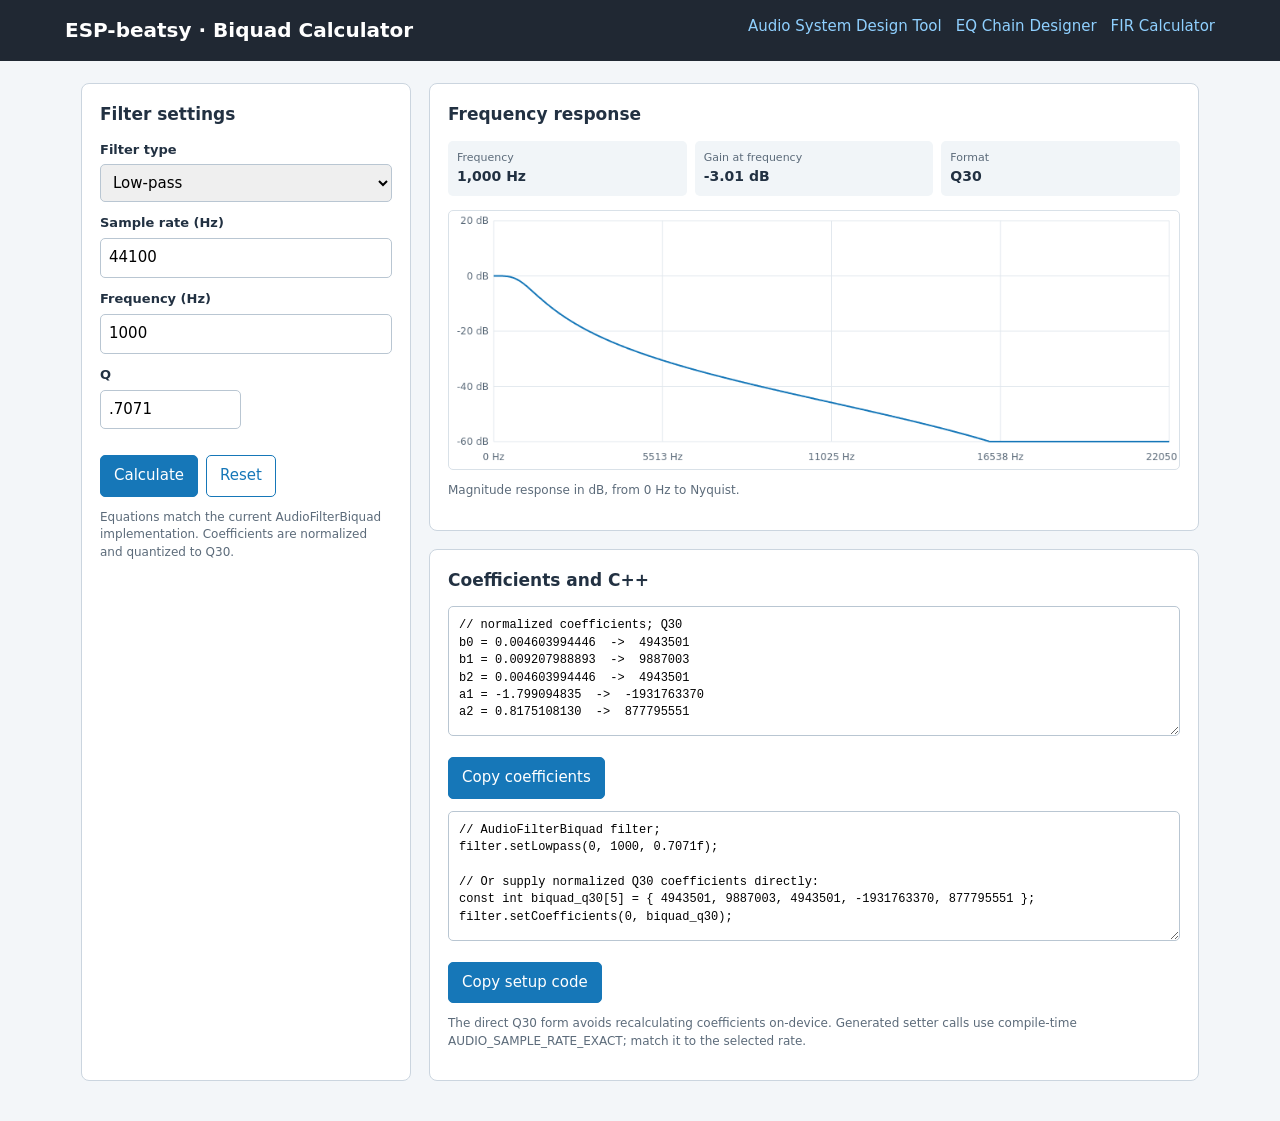
<file: docs/biquad-calculator.html>
<!doctype html><html lang="en"><head><meta charset="utf-8"><meta name="viewport" content="width=device-width,initial-scale=1"><title>ESP-beatsy Biquad Calculator</title><style>
:root{color-scheme:light;--ink:#223142;--muted:#5c6b7a;--line:#cbd5df;--blue:#1677b8;--bg:#f3f6f9}*{box-sizing:border-box}body{margin:0;background:var(--bg);color:var(--ink);font:15px/1.45 system-ui,sans-serif}header{background:#202833;color:#fff;padding:16px max(20px,calc((100vw - 1150px)/2));display:flex;justify-content:space-between;gap:16px;flex-wrap:wrap}header h1{font-size:20px;margin:0}a{color:#8fd0ff;text-decoration:none}nav{display:flex;gap:14px;flex-wrap:wrap}main{max-width:1150px;margin:22px auto;padding:0 16px}.layout{display:grid;grid-template-columns:minmax(260px,330px) minmax(0,1fr);gap:18px}.panel{background:white;border:1px solid var(--line);border-radius:8px;padding:18px;margin-bottom:18px}h2{font-size:17px;margin:0 0 14px}.field{margin-bottom:12px}label{display:block;font-size:13px;font-weight:650;margin-bottom:5px}input,select,textarea,button{font:inherit}input,select{width:100%;padding:8px;border:1px solid #b9c6d2;border-radius:5px}.grid{display:grid;grid-template-columns:1fr 1fr;gap:10px}.help,.note{font-size:12px;color:var(--muted)}button{border:1px solid var(--blue);border-radius:5px;background:var(--blue);color:white;padding:9px 13px;cursor:pointer}button.secondary{background:white;color:var(--blue)}.actions{display:flex;gap:8px;flex-wrap:wrap;margin-top:14px}canvas{width:100%;height:260px;border:1px solid #d9e1e8;border-radius:5px;background:white;display:block}textarea{width:100%;min-height:130px;resize:vertical;padding:10px;border:1px solid #b9c6d2;border-radius:5px;font:12px/1.45 monospace;white-space:pre}#error{display:none;color:#9b1c1c;background:#fff0f0;border:1px solid #efb6b6;padding:9px;border-radius:5px}.stats{display:grid;grid-template-columns:repeat(3,1fr);gap:8px;margin-bottom:14px}.stat{background:#f1f5f8;padding:9px;border-radius:5px}.stat span{display:block;font-size:11px;color:var(--muted)}.stat strong{font-size:14px}@media(max-width:760px){.layout{grid-template-columns:1fr}}
</style></head><body><header><h1>ESP-beatsy · Biquad Calculator</h1><nav><a href="index.html">Audio System Design Tool</a><a href="eq-chain.html">EQ Chain Designer</a><a href="fir-calculator.html">FIR Calculator</a></nav></header><main><div class="layout"><section class="panel"><h2>Filter settings</h2><form id="form"><div class="field"><label for="type">Filter type</label><select id="type"><option value="lowpass">Low-pass</option><option value="highpass">High-pass</option><option value="bandpass">Band-pass</option><option value="notch">Notch</option><option value="allpass">All-pass</option><option value="peaking">Peaking EQ</option><option value="lowshelf">Low shelf</option><option value="highshelf">High shelf</option></select></div><div class="field"><label for="fs">Sample rate (Hz)</label><input id="fs" type="number" min="1000" max="384000" value="44100"></div><div class="field"><label for="f">Frequency (Hz)</label><input id="f" type="number" min="1" value="1000"></div><div class="grid"><div class="field" id="qbox"><label for="q">Q</label><input id="q" type="number" min=".01" step="any" value=".7071"></div><div class="field" id="gbox" hidden><label for="g">Gain (dB)</label><input id="g" type="number" min="-36" max="36" step=".1" value="6"></div></div><div class="field" id="sbox" hidden><label for="s">Shelf slope</label><input id="s" type="number" min=".01" step="any" value="1"></div><div class="actions"><button>Calculate</button><button class="secondary" type="button" id="reset">Reset</button></div><p class="help">Equations match the current AudioFilterBiquad implementation. Coefficients are normalized and quantized to Q30.</p><div id="error"></div></form></section><section><div class="panel"><h2>Frequency response</h2><div class="stats"><div class="stat"><span>Frequency</span><strong id="sf">1000 Hz</strong></div><div class="stat"><span>Gain at frequency</span><strong id="sg">—</strong></div><div class="stat"><span>Format</span><strong>Q30</strong></div></div><canvas id="plot" width="900" height="320"></canvas><p class="note">Magnitude response in dB, from 0 Hz to Nyquist.</p></div><div class="panel"><h2>Coefficients and C++</h2><textarea id="coeff" readonly></textarea><div class="actions"><button type="button" id="copyc">Copy coefficients</button></div><textarea id="code" readonly style="margin-top:12px"></textarea><div class="actions"><button type="button" id="copycode">Copy setup code</button></div><p class="note">The direct Q30 form avoids recalculating coefficients on-device. Generated setter calls use compile-time AUDIO_SAMPLE_RATE_EXACT; match it to the selected rate.</p></div></section></div></main><script>
(()=>{const $=id=>document.getElementById(id);let b=[1,0,0,0,0];function design(t,fs,f,q,g,S){let w=2*Math.PI*f/fs,s=Math.sin(w),c=Math.cos(w),a=s/(2*q),d=1+a;if(t==='lowpass')return[(1-c)*.5/d,(1-c)/d,(1-c)*.5/d,-2*c/d,(1-a)/d];if(t==='highpass')return[(1+c)*.5/d,-(1+c)/d,(1+c)*.5/d,-2*c/d,(1-a)/d];if(t==='bandpass')return[a/d,0,-a/d,-2*c/d,(1-a)/d];if(t==='notch')return[1/d,-2*c/d,1/d,-2*c/d,(1-a)/d];if(t==='allpass')return[(1-a)/d,-2*c/d,1,-2*c/d,(1-a)/d];if(t==='peaking'){let A=Math.pow(10,g/40),alpha=s/(2*q),den=1+alpha/A;return[(1+alpha*A)/den,-2*c/den,(1-alpha*A)/den,-2*c/den,(1-alpha/A)/den]}let A=Math.pow(10,g/40),rad=(A+1/A)*(1/S-1)+2,beta=s*Math.sqrt(rad),am=(A-1)*c,ap=(A+1)*c,den=t==='lowshelf'?(A+1)+am+beta:(A+1)-am+beta;if(rad<0||!Number.isFinite(den)||Math.abs(den)<1e-12)throw Error('Invalid shelf settings');return t==='lowshelf'?[A*((A+1)-am+beta)/den,2*A*((A-1)-ap)/den,A*((A+1)-am-beta)/den,-2*((A-1)+ap)/den,((A+1)+am-beta)/den]:[A*((A+1)+am+beta)/den,-2*A*((A-1)+ap)/den,A*((A+1)+am-beta)/den,2*((A-1)-ap)/den,((A+1)-am-beta)/den]}
function mag(f,fs,b){let w=2*Math.PI*f/fs,cr=Math.cos(w),ci=-Math.sin(w),c2=Math.cos(2*w),s2=-Math.sin(2*w),nr=b[0]+b[1]*cr+b[2]*c2,ni=b[1]*ci+b[2]*s2,dr=1+b[3]*cr+b[4]*c2,di=b[3]*ci+b[4]*s2;return Math.hypot(nr,ni)/Math.max(1e-15,Math.hypot(dr,di))}
function fail(m){$('error').textContent=m;$('error').style.display='block'}function calc(){let t=$('type').value,fs=+$('fs').value,f=+$('f').value,q=+$('q').value,g=+$('g').value,S=+$('s').value;$('error').style.display='none';if(!Number.isFinite(fs)||fs<1000||fs>384000)return fail('Sample rate must be 1000–384000 Hz.');if(!Number.isFinite(f)||f<=0||f>=fs/2)return fail('Frequency must be below Nyquist.');if((t==='peaking'||!t.includes('shelf'))&&(!Number.isFinite(q)||q<=0))return fail('Q must be positive.');if((t==='peaking'&&(!Number.isFinite(g)||Math.abs(g)>36))||(t.includes('shelf')&&(!Number.isFinite(g)||Math.abs(g)>36||!Number.isFinite(S)||S<=0)))return fail('Check shelf gain (±36 dB) and slope.');try{b=design(t,fs,f,q,g,S);if(!b.every(Number.isFinite))throw Error('Invalid coefficients')}catch(e){return fail(e.message)}let qi=b.map(v=>Math.round(v*1073741824)),names=['b0','b1','b2','a1','a2'];$('coeff').value='// normalized coefficients; Q30\n'+b.map((v,i)=>names[i]+' = '+v.toPrecision(10)+'  ->  '+qi[i]).join('\n');let methods={lowpass:'setLowpass',highpass:'setHighpass',bandpass:'setBandpass',notch:'setNotch',allpass:'setAllpass',peaking:'setPeaking',lowshelf:'setLowShelf',highshelf:'setHighShelf'},args=t.includes('shelf')?'0, '+f+', '+g+'f, '+S+'f':(t==='peaking'?'0, '+f+', '+g+'f, '+q+'f':'0, '+f+', '+q+'f');$('code').value='// AudioFilterBiquad filter;\nfilter.'+methods[t]+'('+args+');\n\n// Or supply normalized Q30 coefficients directly:\nconst int biquad_q30[5] = { '+qi.join(', ')+' };\nfilter.setCoefficients(0, biquad_q30);';$('sf').textContent=f.toLocaleString()+' Hz';$('sg').textContent=(20*Math.log10(Math.max(1e-12,mag(f,fs,b)))).toFixed(2)+' dB';plot(fs,b)}
function plot(fs,b){let cv=$('plot'),x=cv.getContext('2d'),w=cv.width,h=cv.height,p={l:55,r:12,t:12,b:34},v=[];x.clearRect(0,0,w,h);x.font='12px system-ui';for(let i=0;i<=600;i++)v.push(20*Math.log10(Math.max(1e-5,mag(i/600*fs/2,fs,b))));for(let db=-60;db<=20;db+=20){let y=p.t+(20-db)/80*(h-p.t-p.b);x.strokeStyle='#e1e7ed';x.beginPath();x.moveTo(p.l,y);x.lineTo(w-p.r,y);x.stroke();x.fillStyle='#5c6b7a';x.textAlign='right';x.fillText(db+' dB',p.l-6,y+4)}for(let i=0;i<=4;i++){let xx=p.l+i/4*(w-p.l-p.r);x.strokeStyle='#e1e7ed';x.beginPath();x.moveTo(xx,p.t);x.lineTo(xx,h-p.b);x.stroke();x.fillStyle='#5c6b7a';x.textAlign='center';x.fillText(Math.round(fs*i/8)+' Hz',xx,h-11)}x.strokeStyle='#1677b8';x.lineWidth=2;x.beginPath();v.forEach((a,i)=>{let xx=p.l+i/600*(w-p.l-p.r),yy=p.t+(20-Math.max(-60,Math.min(20,a)))/80*(h-p.t-p.b);if(!i)x.moveTo(xx,yy);else x.lineTo(xx,yy)});x.stroke()}
$('type').onchange=()=>{let t=$('type').value,sh=t.includes('shelf'),peak=t==='peaking';$('qbox').hidden=sh;$('gbox').hidden=!sh&&!peak;$('sbox').hidden=!sh};$('form').onsubmit=e=>{e.preventDefault();calc()};$('reset').onclick=()=>{ $('type').value='lowpass';$('fs').value=44100;$('f').value=1000;$('q').value=.7071;$('g').value=6;$('s').value=1;$('type').onchange();calc()};function copy(id,btn,label){navigator.clipboard.writeText($(id).value).then(()=>{btn.textContent='Copied';setTimeout(()=>btn.textContent=label,1000)}).catch(()=>{ $(id).select();document.execCommand('copy')})}$('copyc').onclick=()=>copy('coeff',$('copyc'),'Copy coefficients');$('copycode').onclick=()=>copy('code',$('copycode'),'Copy setup code');$('type').onchange();calc()})();
</script></body></html>
</file>
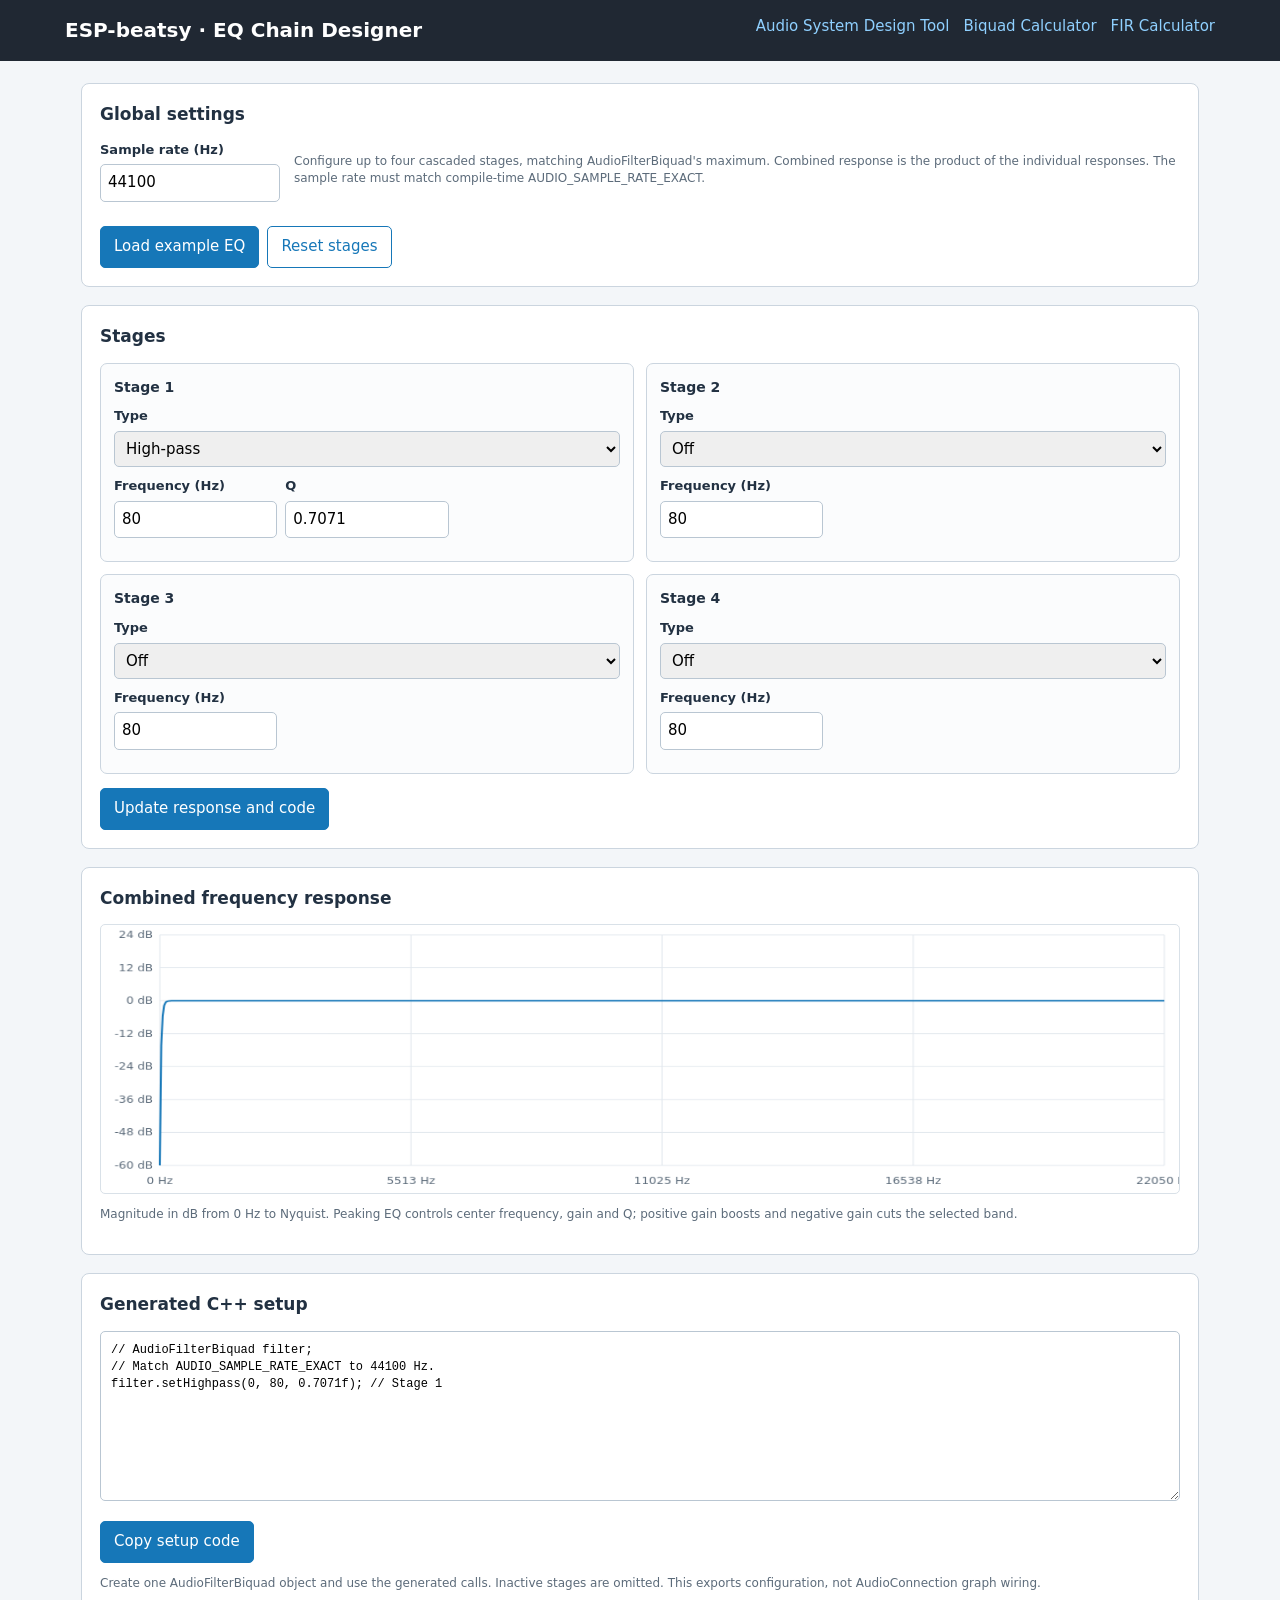
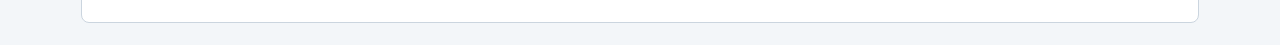
<file: docs/eq-chain.html>
<!doctype html><html lang="en"><head><meta charset="utf-8"><meta name="viewport" content="width=device-width,initial-scale=1"><title>ESP-beatsy EQ Chain Designer</title><style>
:root{color-scheme:light;--ink:#223142;--muted:#5c6b7a;--line:#cbd5df;--blue:#1677b8;--bg:#f3f6f9}*{box-sizing:border-box}body{margin:0;background:var(--bg);color:var(--ink);font:15px/1.45 system-ui,sans-serif}header{background:#202833;color:#fff;padding:16px max(20px,calc((100vw - 1150px)/2));display:flex;justify-content:space-between;gap:16px;flex-wrap:wrap}header h1{font-size:20px;margin:0}a{color:#8fd0ff;text-decoration:none}nav{display:flex;gap:14px;flex-wrap:wrap}main{max-width:1150px;margin:22px auto;padding:0 16px}.panel{background:white;border:1px solid var(--line);border-radius:8px;padding:18px;margin-bottom:18px}h2{font-size:17px;margin:0 0 14px}.stages{display:grid;grid-template-columns:repeat(2,minmax(0,1fr));gap:12px}.stage{border:1px solid var(--line);border-radius:7px;padding:13px;background:#fbfcfd}.stage h3{font-size:14px;margin:0 0 10px}.field{margin-bottom:10px}label{display:block;font-size:13px;font-weight:650;margin-bottom:5px}input,select,textarea,button{font:inherit}input,select{width:100%;padding:7px;border:1px solid #b9c6d2;border-radius:5px}.fields{display:grid;grid-template-columns:repeat(3,minmax(0,1fr));gap:8px}.help,.note{font-size:12px;color:var(--muted)}.hidden{display:none!important}button{border:1px solid var(--blue);border-radius:5px;background:var(--blue);color:white;padding:9px 13px;cursor:pointer}button.secondary{background:white;color:var(--blue)}.actions{display:flex;gap:8px;flex-wrap:wrap;margin-top:14px}canvas{width:100%;height:270px;border:1px solid #d9e1e8;border-radius:5px;background:white;display:block}textarea{width:100%;min-height:170px;resize:vertical;padding:10px;border:1px solid #b9c6d2;border-radius:5px;font:12px/1.45 monospace;white-space:pre}#error{display:none;color:#9b1c1c;background:#fff0f0;border:1px solid #efb6b6;padding:9px;border-radius:5px}.top{display:grid;grid-template-columns:180px 1fr;gap:14px}@media(max-width:760px){.stages{grid-template-columns:1fr}.fields{grid-template-columns:repeat(2,minmax(0,1fr))}.top{grid-template-columns:1fr}}
</style></head><body><header><h1>ESP-beatsy · EQ Chain Designer</h1><nav><a href="index.html">Audio System Design Tool</a><a href="biquad-calculator.html">Biquad Calculator</a><a href="fir-calculator.html">FIR Calculator</a></nav></header><main>
<section class="panel"><h2>Global settings</h2><div class="top"><div class="field"><label for="fs">Sample rate (Hz)</label><input id="fs" type="number" min="1000" max="384000" value="44100"></div><p class="help">Configure up to four cascaded stages, matching AudioFilterBiquad's maximum. Combined response is the product of the individual responses. The sample rate must match compile-time AUDIO_SAMPLE_RATE_EXACT.</p></div><div class="actions"><button id="preset">Load example EQ</button><button id="clear" class="secondary">Reset stages</button></div><div id="error"></div></section>
<section class="panel"><h2>Stages</h2><div id="stages" class="stages"></div><div class="actions"><button id="update">Update response and code</button></div></section>
<section class="panel"><h2>Combined frequency response</h2><canvas id="plot" width="1100" height="330"></canvas><p class="note">Magnitude in dB from 0 Hz to Nyquist. Peaking EQ controls center frequency, gain and Q; positive gain boosts and negative gain cuts the selected band.</p></section>
<section class="panel"><h2>Generated C++ setup</h2><textarea id="code" readonly></textarea><div class="actions"><button id="copy">Copy setup code</button></div><p class="note">Create one AudioFilterBiquad object and use the generated calls. Inactive stages are omitted. This exports configuration, not AudioConnection graph wiring.</p></section>
</main><script>
(()=>{const $=id=>document.getElementById(id),types=[['off','Off'],['lowpass','Low-pass'],['highpass','High-pass'],['bandpass','Band-pass'],['notch','Notch'],['allpass','All-pass'],['peaking','Peaking EQ'],['lowshelf','Low shelf'],['highshelf','High shelf']];let rows=[];
function render(){let host=$('stages');host.innerHTML='';rows.forEach((r,i)=>{let el=document.createElement('div');el.className='stage';el.innerHTML='<h3>Stage '+(i+1)+'</h3><div class="field"><label>Type</label><select data-k="type">'+types.map(t=>'<option value="'+t[0]+'">'+t[1]+'</option>').join('')+'</select></div><div class="fields"><div class="field"><label>Frequency (Hz)</label><input data-k="f" type="number" min="1"></div><div class="field" data-wrap="q"><label>Q</label><input data-k="q" type="number" min=".01" step="any"></div><div class="field" data-wrap="g"><label>Gain (dB)</label><input data-k="g" type="number" min="-36" max="36" step=".1"></div><div class="field" data-wrap="s"><label>Shelf slope</label><input data-k="s" type="number" min=".01" step="any"></div></div>';['type','f','q','g','s'].forEach(k=>el.querySelector('[data-k="'+k+'"]').value=r[k]);function sync(){el.querySelectorAll('[data-k]').forEach(n=>r[n.dataset.k]=n.dataset.k==='type'?n.value:Number(n.value));let shelf=r.type.includes('shelf'),peak=r.type==='peaking';el.querySelector('[data-wrap="q"]').classList.toggle('hidden',shelf||r.type==='off');el.querySelector('[data-wrap="g"]').classList.toggle('hidden',!shelf&&!peak);el.querySelector('[data-wrap="s"]').classList.toggle('hidden',!shelf)}el.querySelectorAll('[data-k]').forEach(n=>{n.oninput=sync;n.onchange=()=>{sync();calc()}});sync();host.appendChild(el)})}
function design(r,fs){let f=r.f,w=2*Math.PI*f/fs,s=Math.sin(w),c=Math.cos(w),a=s/(2*r.q),d=1+a,b;if(r.type==='lowpass')b=[(1-c)*.5/d,(1-c)/d,(1-c)*.5/d,-2*c/d,(1-a)/d];else if(r.type==='highpass')b=[(1+c)*.5/d,-(1+c)/d,(1+c)*.5/d,-2*c/d,(1-a)/d];else if(r.type==='bandpass')b=[a/d,0,-a/d,-2*c/d,(1-a)/d];else if(r.type==='notch')b=[1/d,-2*c/d,1/d,-2*c/d,(1-a)/d];else if(r.type==='allpass')b=[(1-a)/d,-2*c/d,1,-2*c/d,(1-a)/d];else if(r.type==='peaking'){let A=Math.pow(10,r.g/40),alpha=s/(2*r.q),den=1+alpha/A;b=[(1+alpha*A)/den,-2*c/den,(1-alpha*A)/den,-2*c/den,(1-alpha/A)/den]}else{let A=Math.pow(10,r.g/40),rad=(A+1/A)*(1/r.s-1)+2,beta=s*Math.sqrt(rad),am=(A-1)*c,ap=(A+1)*c,den=r.type==='lowshelf'?(A+1)+am+beta:(A+1)-am+beta;if(rad<0||!Number.isFinite(den)||Math.abs(den)<1e-12)throw Error('Invalid shelf settings');b=r.type==='lowshelf'?[A*((A+1)-am+beta)/den,2*A*((A-1)-ap)/den,A*((A+1)-am-beta)/den,-2*((A-1)+ap)/den,((A+1)+am-beta)/den]:[A*((A+1)+am+beta)/den,-2*A*((A-1)+ap)/den,A*((A+1)+am-beta)/den,2*((A-1)-ap)/den,((A+1)-am-beta)/den]}if(!b.every(Number.isFinite))throw Error('Invalid coefficients');return b}
function mag(f,fs,b){let w=2*Math.PI*f/fs,cr=Math.cos(w),ci=-Math.sin(w),c2=Math.cos(2*w),s2=-Math.sin(2*w),nr=b[0]+b[1]*cr+b[2]*c2,ni=b[1]*ci+b[2]*s2,dr=1+b[3]*cr+b[4]*c2,di=b[3]*ci+b[4]*s2;return Math.hypot(nr,ni)/Math.max(1e-15,Math.hypot(dr,di))}
function calc(){let fs=+$('fs').value,e=$('error');e.style.display='none';if(!Number.isFinite(fs)||fs<1000||fs>384000){e.textContent='Sample rate must be 1000–384000 Hz.';e.style.display='block';return}let active=[],calls=[];try{rows.forEach((r,i)=>{if(r.type==='off')return;if(!Number.isFinite(r.f)||r.f<=0||r.f>=fs/2)throw Error('Stage '+(i+1)+': frequency must be below Nyquist');if((r.type==='peaking'||!r.type.includes('shelf'))&&(!Number.isFinite(r.q)||r.q<=0))throw Error('Stage '+(i+1)+': Q must be positive');if((r.type==='peaking'&&(!Number.isFinite(r.g)||Math.abs(r.g)>36))||(r.type.includes('shelf')&&(!Number.isFinite(r.g)||Math.abs(r.g)>36||!Number.isFinite(r.s)||r.s<=0)))throw Error('Stage '+(i+1)+': invalid shelf settings');let b=design(r,fs);active.push(b);let method={lowpass:'setLowpass',highpass:'setHighpass',bandpass:'setBandpass',notch:'setNotch',allpass:'setAllpass',peaking:'setPeaking',lowshelf:'setLowShelf',highshelf:'setHighShelf'}[r.type],args=r.type.includes('shelf')?i+', '+r.f+', '+r.g+'f, '+r.s+'f':(r.type==='peaking'?i+', '+r.f+', '+r.g+'f, '+r.q+'f':i+', '+r.f+', '+r.q+'f');calls.push('filter.'+method+'('+args+'); // Stage '+(i+1))})}catch(err){e.textContent=err.message;e.style.display='block';return}$('code').value='// AudioFilterBiquad filter;\n// Match AUDIO_SAMPLE_RATE_EXACT to '+fs+' Hz.\n'+(calls.length?calls.join('\n'):'// All stages off; no calls generated.')+'\n';plot(fs,active)}
function plot(fs,bs){let cv=$('plot'),x=cv.getContext('2d'),w=cv.width,h=cv.height,p={l:60,r:15,t:12,b:34},v=[];x.clearRect(0,0,w,h);x.font='12px system-ui';for(let i=0;i<=700;i++){let f=i/700*fs/2,m=1;bs.forEach(b=>m*=mag(f,fs,b));v.push(20*Math.log10(Math.max(1e-5,m)))}for(let db=-60;db<=24;db+=12){let y=p.t+(24-db)/84*(h-p.t-p.b);x.strokeStyle='#e1e7ed';x.beginPath();x.moveTo(p.l,y);x.lineTo(w-p.r,y);x.stroke();x.fillStyle='#5c6b7a';x.textAlign='right';x.fillText(db+' dB',p.l-7,y+4)}for(let i=0;i<=4;i++){let xx=p.l+i/4*(w-p.l-p.r);x.strokeStyle='#e1e7ed';x.beginPath();x.moveTo(xx,p.t);x.lineTo(xx,h-p.b);x.stroke();x.fillStyle='#5c6b7a';x.textAlign='center';x.fillText(Math.round(fs*i/8)+' Hz',xx,h-11)}x.strokeStyle='#1677b8';x.lineWidth=2;x.beginPath();v.forEach((a,i)=>{let xx=p.l+i/700*(w-p.l-p.r),yy=p.t+(24-Math.max(-60,Math.min(24,a)))/84*(h-p.t-p.b);if(!i)x.moveTo(xx,yy);else x.lineTo(xx,yy)});x.stroke()}
$('preset').onclick=()=>{rows=[{type:'highpass',f:80,q:.7071,g:0,s:1},{type:'lowshelf',f:120,q:.7071,g:3,s:1},{type:'notch',f:1000,q:2,g:-4,s:1},{type:'highshelf',f:8000,q:.7071,g:2,s:1}];render();calc()};$('clear').onclick=()=>{rows=Array.from({length:4},()=>({type:'off',f:1000,q:.7071,g:3,s:1}));render();calc()};$('update').onclick=calc;$('fs').onchange=calc;$('copy').onclick=()=>navigator.clipboard.writeText($('code').value).catch(()=>{$('code').select();document.execCommand('copy')});rows=Array.from({length:4},(_,i)=>({type:i===0?'highpass':'off',f:80,q:.7071,g:3,s:1}));render();calc()})();
</script></body></html>
</file>
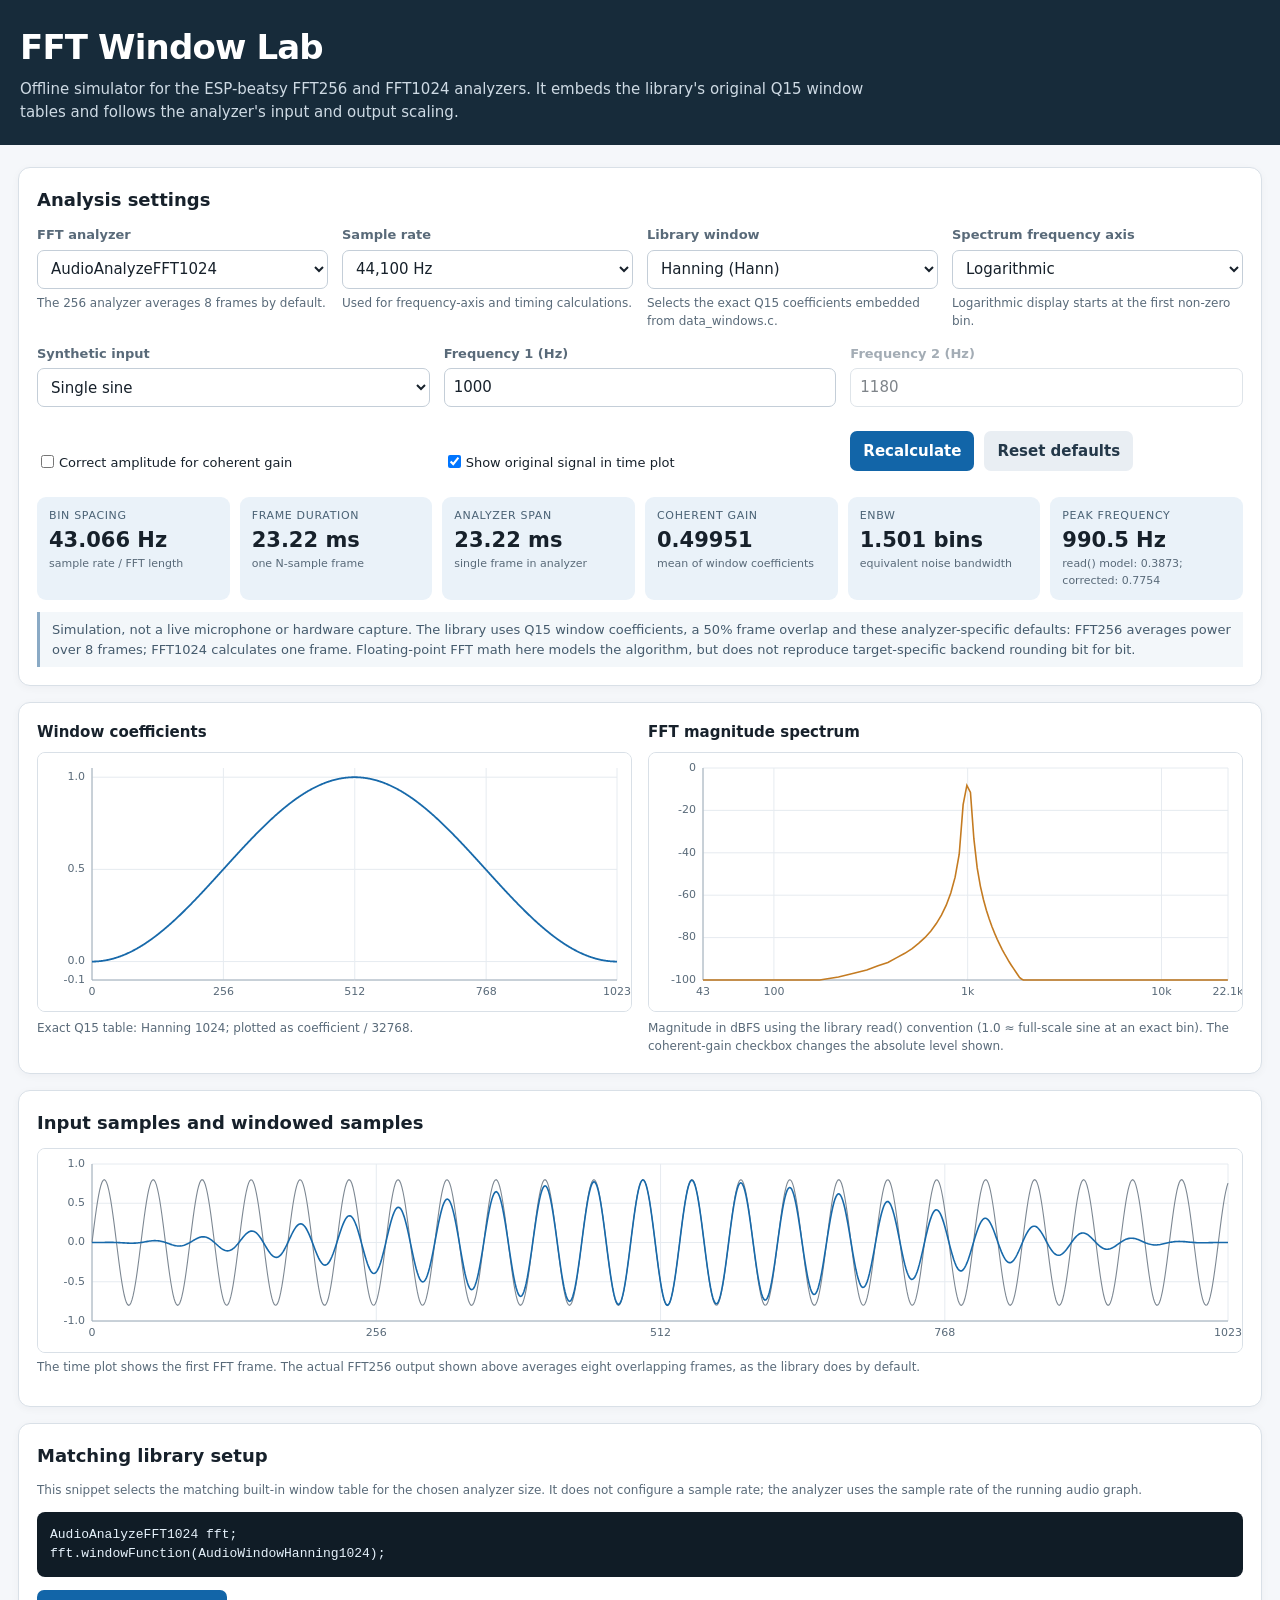
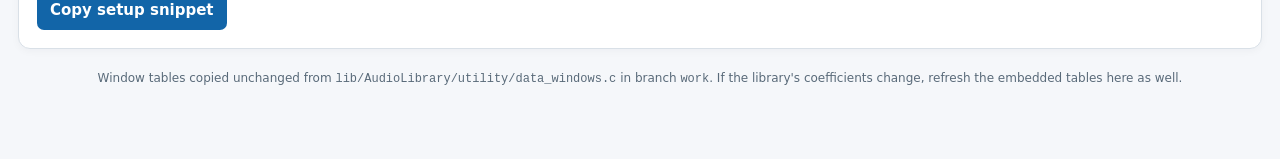
<file: docs/fft-window-lab.html>
<!doctype html>
<!--
The Q15 window coefficient tables embedded below are copied from
lib/AudioLibrary/utility/data_windows.c in the Teensy Audio Library.

Original copyright and license notice:

/*
 * Audio Library for Teensy 3.X
 * Copyright (c) 2014, Paul Stoffregen, paul@pjrc.com
 *
 * Development of this audio library was funded by PJRC.COM, LLC by sales of
 * Teensy and Audio Adaptor boards.  Please support PJRC's efforts to develop
 * open source software by purchasing Teensy or other PJRC products.
 *
 * Permission is hereby granted, free of charge, to any person obtaining a copy
 * of this software and associated documentation files (the "Software"), to deal
 * in the Software without restriction, including without limitation the rights
 * to use, copy, modify, merge, publish, distribute, sublicense, and/or sell
 * copies of the Software, and to permit persons to whom the Software is
 * furnished to do so, subject to the following conditions:
 *
 * The above copyright notice, development funding notice, and this permission
 * notice shall be included in all copies or substantial portions of the Software.
 *
 * THE SOFTWARE IS PROVIDED "AS IS", WITHOUT WARRANTY OF ANY KIND, EXPRESS OR
 * IMPLIED, INCLUDING BUT NOT LIMITED TO THE WARRANTIES OF MERCHANTABILITY,
 * FITNESS FOR A PARTICULAR PURPOSE AND NONINFRINGEMENT. IN NO EVENT SHALL THE
 * AUTHORS OR COPYRIGHT HOLDERS BE LIABLE FOR ANY CLAIM, DAMAGES OR OTHER
 * LIABILITY, WHETHER IN AN ACTION OF CONTRACT, TORT OR OTHERWISE, ARISING FROM,
 * OUT OF OR IN CONNECTION WITH THE SOFTWARE OR THE USE OR OTHER DEALINGS IN
 * THE SOFTWARE.
 */
-->
<html lang="en">
<head>
<meta charset="utf-8">
<meta name="viewport" content="width=device-width,initial-scale=1">
<title>ESP-beatsy FFT Window Lab</title>
<style>
:root{color-scheme:light;--bg:#f5f7fa;--card:#fff;--ink:#17212b;--muted:#596a79;--line:#d9e0e7;--accent:#1265a8;--soft:#eaf2f9}
*{box-sizing:border-box}
body{margin:0;background:var(--bg);color:var(--ink);font:15px/1.5 system-ui,-apple-system,"Segoe UI",sans-serif}
header{background:#172b3a;color:#fff;padding:22px max(20px,calc((100vw - 1280px)/2))}
header h1{margin:0 0 5px;font-size:clamp(24px,3vw,34px);letter-spacing:-.025em}
header p{margin:0;color:#cedae4;max-width:850px}
main{max-width:1280px;margin:22px auto;padding:0 18px 38px}
.panel{background:var(--card);border:1px solid var(--line);border-radius:12px;padding:18px;margin-bottom:16px;box-shadow:0 2px 8px #12263a0a}
h2{font-size:18px;margin:0 0 12px}
h3{font-size:15px;margin:0 0 8px}
.controls{display:grid;grid-template-columns:repeat(4,minmax(160px,1fr));gap:14px}
label{display:block;font-size:13px;font-weight:650;color:var(--muted);margin-bottom:5px}
select,input,button{font:inherit}
select,input[type=number]{width:100%;min-height:39px;border:1px solid #c4ced8;border-radius:7px;padding:7px 9px;background:#fff;color:var(--ink)}
input[type=checkbox]{transform:translateY(1px);margin-right:5px}
.help{font-size:12px;color:var(--muted);margin-top:5px}
.signal-row{display:grid;grid-template-columns:repeat(3,minmax(140px,1fr));gap:14px;margin-top:14px}
.checkline{display:flex;align-items:center;min-height:39px;margin-top:21px;color:var(--ink)}
.metrics{display:grid;grid-template-columns:repeat(6,minmax(120px,1fr));gap:10px;margin-top:16px}
.metric{background:var(--soft);border-radius:9px;padding:11px 12px;min-width:0}
.metric .k{font-size:11px;text-transform:uppercase;letter-spacing:.06em;color:#4a6275}
.metric .v{font-size:21px;font-weight:720;white-space:nowrap;overflow:hidden;text-overflow:ellipsis}
.metric .sub{font-size:11px;color:var(--muted)}
.charts{display:grid;grid-template-columns:1fr 1fr;gap:16px}
.chart-panel{min-width:0}
canvas{display:block;width:100%;height:260px;border:1px solid var(--line);border-radius:8px;background:#fff}
.chart-panel p{color:var(--muted);font-size:12px;margin:7px 0 0}
#signalCanvas{height:205px}
.actions{display:flex;gap:10px;align-items:center;flex-wrap:wrap}
button{border:0;border-radius:7px;padding:9px 13px;background:var(--accent);color:#fff;cursor:pointer;font-weight:650}
button.secondary{background:#e9eef3;color:#243849}
button:hover{filter:brightness(.96)}
pre{overflow:auto;white-space:pre-wrap;overflow-wrap:anywhere;border-radius:8px;padding:13px;background:#101c26;color:#e6f2fc;font:13px/1.5 ui-monospace,SFMono-Regular,Consolas,monospace}
.notice{border-left:3px solid #8aaac5;padding:8px 12px;background:#f3f7fa;color:#455b6d;font-size:13px;margin-top:12px}
footer{color:var(--muted);font-size:12px;text-align:center;padding:4px 0 12px}
@media(max-width:950px){.controls{grid-template-columns:repeat(2,minmax(160px,1fr))}.metrics{grid-template-columns:repeat(3,minmax(120px,1fr))}}
@media(max-width:680px){main{padding:0 10px 25px}.charts{grid-template-columns:1fr}.signal-row{grid-template-columns:1fr 1fr}.metrics{grid-template-columns:repeat(2,minmax(120px,1fr))}.panel{padding:13px}}
</style>
</head>
<body>
<header>
  <h1>FFT Window Lab</h1>
  <p>Offline simulator for the ESP-beatsy FFT256 and FFT1024 analyzers. It embeds the library's original Q15 window tables and follows the analyzer's input and output scaling.</p>
</header>
<main>
  <section class="panel">
    <h2>Analysis settings</h2>
    <div class="controls">
      <div><label for="fftSize">FFT analyzer</label><select id="fftSize"><option value="256">AudioAnalyzeFFT256</option><option value="1024" selected>AudioAnalyzeFFT1024</option></select><div class="help">The 256 analyzer averages 8 frames by default.</div></div>
      <div><label for="sampleRate">Sample rate</label><select id="sampleRate"><option value="44100" selected>44,100 Hz</option><option value="48000">48,000 Hz</option><option value="22050">22,050 Hz</option></select><div class="help">Used for frequency-axis and timing calculations.</div></div>
      <div><label for="window">Library window</label><select id="window"><option value="None">None (nullptr / rectangular)</option></select><div class="help">Selects the exact Q15 coefficients embedded from data_windows.c.</div></div>
      <div><label for="xScale">Spectrum frequency axis</label><select id="xScale"><option value="log" selected>Logarithmic</option><option value="linear">Linear</option></select><div class="help">Logarithmic display starts at the first non-zero bin.</div></div>
    </div>
    <div class="signal-row">
      <div><label for="signalType">Synthetic input</label><select id="signalType"><option value="sine" selected>Single sine</option><option value="two">Two sine waves</option><option value="noise">Deterministic white noise</option></select></div>
      <div><label for="frequency">Frequency 1 (Hz)</label><input id="frequency" type="number" min="1" value="1000" step="1"></div>
      <div id="frequency2Wrap"><label for="frequency2">Frequency 2 (Hz)</label><input id="frequency2" type="number" min="1" value="1180" step="1"></div>
    </div>
    <div class="signal-row">
      <div class="checkline"><label style="margin:0;font-weight:500;color:var(--ink)"><input id="correctAmplitude" type="checkbox">Correct amplitude for coherent gain</label></div>
      <div class="checkline"><label style="margin:0;font-weight:500;color:var(--ink)"><input id="showRaw" type="checkbox" checked>Show original signal in time plot</label></div>
      <div class="actions" style="align-self:center"><button id="recalculate" type="button">Recalculate</button><button id="reset" class="secondary" type="button">Reset defaults</button></div>
    </div>
    <div class="metrics">
      <div class="metric"><div class="k">Bin spacing</div><div class="v" id="binSpacing">—</div><div class="sub">sample rate / FFT length</div></div>
      <div class="metric"><div class="k">Frame duration</div><div class="v" id="frameDuration">—</div><div class="sub">one N-sample frame</div></div>
      <div class="metric"><div class="k">Analyzer span</div><div class="v" id="analysisSpan">—</div><div class="sub" id="analysisSpanNote">—</div></div>
      <div class="metric"><div class="k">Coherent gain</div><div class="v" id="coherentGain">—</div><div class="sub">mean of window coefficients</div></div>
      <div class="metric"><div class="k">ENBW</div><div class="v" id="enbw">—</div><div class="sub">equivalent noise bandwidth</div></div>
      <div class="metric"><div class="k">Peak frequency</div><div class="v" id="peakFrequency">—</div><div class="sub" id="peakLevel">—</div></div>
    </div>
    <div class="notice">Simulation, not a live microphone or hardware capture. The library uses Q15 window coefficients, a 50% frame overlap and these analyzer-specific defaults: FFT256 averages power over 8 frames; FFT1024 calculates one frame. Floating-point FFT math here models the algorithm, but does not reproduce target-specific backend rounding bit for bit.</div>
  </section>

  <section class="panel">
    <div class="charts">
      <div class="chart-panel">
        <h3>Window coefficients</h3>
        <canvas id="windowCanvas" width="900" height="300" aria-label="Window coefficient graph"></canvas>
        <p id="windowSummary">—</p>
      </div>
      <div class="chart-panel">
        <h3>FFT magnitude spectrum</h3>
        <canvas id="spectrumCanvas" width="900" height="300" aria-label="FFT magnitude spectrum"></canvas>
        <p id="spectrumSummary">—</p>
      </div>
    </div>
  </section>

  <section class="panel">
    <h2>Input samples and windowed samples</h2>
    <canvas id="signalCanvas" width="1400" height="240" aria-label="Input and windowed sample graph"></canvas>
    <p class="help">The time plot shows the first FFT frame. The actual FFT256 output shown above averages eight overlapping frames, as the library does by default.</p>
  </section>

  <section class="panel">
    <h2>Matching library setup</h2>
    <p class="help">This snippet selects the matching built-in window table for the chosen analyzer size. It does not configure a sample rate; the analyzer uses the sample rate of the running audio graph.</p>
    <pre id="codeSnippet"></pre>
    <div class="actions"><button id="copyCode" type="button">Copy setup snippet</button><span id="copyStatus" class="help" aria-live="polite"></span></div>
  </section>
  <footer>Window tables copied unchanged from <code>lib/AudioLibrary/utility/data_windows.c</code> in branch <code>work</code>. If the library's coefficients change, refresh the embedded tables here as well.</footer>
</main>
<script>
"use strict";
const WINDOW_DATA = {"256":{"Hanning":[0,5,20,45,80,124,179,243,317,401,495,598,711,833,965,1106,1257,1416,1585,1763,1949,2145,2349,2561,2782,3011,3249,3494,3747,4008,4276,4552,4834,5124,5421,5724,6034,6350,6672,7000,7334,7673,8018,8367,8722,9081,9445,9812,10184,10560,10939,11321,11707,12095,12486,12879,13274,13672,14070,14471,14872,15275,15678,16081,16485,16889,17292,17695,18097,18498,18897,19295,19692,20086,20478,20868,21255,21639,22019,22397,22770,23140,23506,23867,24224,24576,24923,25265,25602,25932,26258,26577,26890,27196,27496,27789,28076,28355,28627,28892,29148,29398,29639,29872,30097,30314,30522,30722,30913,31095,31268,31432,31588,31733,31870,31997,32115,32223,32321,32410,32489,32558,32618,32667,32707,32737,32757,32767,32767,32757,32737,32707,32667,32618,32558,32489,32410,32321,32223,32115,31997,31870,31733,31588,31432,31268,31095,30913,30722,30522,30314,30097,29872,29639,29398,29148,28892,28627,28355,28076,27789,27496,27196,26890,26577,26258,25932,25602,25265,24923,24576,24224,23867,23506,23140,22770,22397,22019,21639,21255,20868,20478,20086,19692,19295,18897,18498,18097,17695,17292,16889,16485,16081,15678,15275,14872,14471,14070,13672,13274,12879,12486,12095,11707,11321,10939,10560,10184,9812,9445,9081,8722,8367,8018,7673,7334,7000,6672,6350,6034,5724,5421,5124,4834,4552,4276,4008,3747,3494,3249,3011,2782,2561,2349,2145,1949,1763,1585,1416,1257,1106,965,833,711,598,495,401,317,243,179,124,80,45,20,5,0],"Bartlett":[128,384,640,896,1152,1408,1664,1920,2176,2432,2688,2944,3200,3456,3712,3968,4224,4480,4736,4992,5248,5504,5760,6016,6272,6528,6784,7040,7296,7552,7808,8064,8320,8576,8832,9088,9344,9600,9856,10112,10368,10624,10880,11136,11392,11648,11904,12160,12416,12672,12928,13184,13440,13696,13952,14208,14464,14720,14976,15232,15488,15744,16000,16256,16512,16768,17024,17280,17536,17792,18048,18304,18560,18816,19072,19328,19584,19840,20096,20352,20608,20864,21120,21376,21632,21888,22144,22400,22656,22912,23168,23424,23680,23936,24192,24448,24704,24960,25216,25472,25728,25984,26240,26496,26752,27008,27264,27520,27776,28032,28288,28544,28800,29056,29312,29568,29824,30080,30336,30592,30848,31104,31360,31616,31872,32128,32384,32640,32640,32384,32128,31872,31616,31360,31104,30848,30592,30336,30080,29824,29568,29312,29056,28800,28544,28288,28032,27776,27520,27264,27008,26752,26496,26240,25984,25728,25472,25216,24960,24704,24448,24192,23936,23680,23424,23168,22912,22656,22400,22144,21888,21632,21376,21120,20864,20608,20352,20096,19840,19584,19328,19072,18816,18560,18304,18048,17792,17536,17280,17024,16768,16512,16256,16000,15744,15488,15232,14976,14720,14464,14208,13952,13696,13440,13184,12928,12672,12416,12160,11904,11648,11392,11136,10880,10624,10368,10112,9856,9600,9344,9088,8832,8576,8320,8064,7808,7552,7296,7040,6784,6528,6272,6016,5760,5504,5248,4992,4736,4480,4224,3968,3712,3456,3200,2944,2688,2432,2176,1920,1664,1408,1152,896,640,384,128],"Blackman":[0,2,7,16,29,45,65,89,116,148,183,222,266,314,366,422,483,549,620,695,776,862,953,1050,1153,1261,1376,1496,1623,1757,1897,2043,2197,2358,2526,2701,2883,3074,3272,3477,3691,3912,4142,4380,4626,4880,5142,5413,5692,5979,6275,6579,6891,7211,7540,7876,8220,8572,8932,9299,9674,10056,10445,10840,11242,11651,12065,12485,12911,13342,13778,14218,14662,15111,15563,16017,16475,16935,17397,17860,18324,18789,19253,19718,20182,20644,21104,21563,22018,22470,22919,23363,23802,24237,24665,25087,25503,25911,26312,26704,27088,27462,27828,28183,28527,28861,29183,29494,29793,30079,30352,30613,30859,31092,31311,31515,31705,31880,32039,32183,32312,32425,32522,32603,32668,32717,32750,32766,32766,32750,32717,32668,32603,32522,32425,32312,32183,32039,31880,31705,31515,31311,31092,30859,30613,30352,30079,29793,29494,29183,28861,28527,28183,27828,27462,27088,26704,26312,25911,25503,25087,24665,24237,23802,23363,22919,22470,22018,21563,21104,20644,20182,19718,19253,18789,18324,17860,17397,16935,16475,16017,15563,15111,14662,14218,13778,13342,12911,12485,12065,11651,11242,10840,10445,10056,9674,9299,8932,8572,8220,7876,7540,7211,6891,6579,6275,5979,5692,5413,5142,4880,4626,4380,4142,3912,3691,3477,3272,3074,2883,2701,2526,2358,2197,2043,1897,1757,1623,1496,1376,1261,1153,1050,953,862,776,695,620,549,483,422,366,314,266,222,183,148,116,89,65,45,29,16,7,2,0],"Flattop":[0,0,-1,-3,-6,-9,-14,-20,-27,-35,-45,-56,-68,-83,-99,-117,-137,-160,-185,-213,-243,-276,-312,-351,-393,-438,-487,-538,-593,-651,-713,-777,-844,-914,-987,-1062,-1139,-1218,-1298,-1380,-1462,-1544,-1626,-1707,-1787,-1865,-1939,-2010,-2077,-2139,-2194,-2243,-2284,-2316,-2339,-2351,-2352,-2339,-2314,-2273,-2217,-2144,-2054,-1945,-1817,-1668,-1498,-1306,-1090,-851,-588,-300,13,352,718,1111,1530,1976,2449,2949,3475,4027,4605,5209,5837,6489,7163,7860,8577,9313,10068,10840,11626,12426,13238,14059,14889,15724,16563,17404,18244,19082,19914,20740,21555,22358,23147,23920,24673,25405,26113,26796,27451,28076,28669,29228,29752,30238,30685,31092,31458,31780,32058,32291,32479,32620,32715,32762,32762,32715,32620,32479,32291,32058,31780,31458,31092,30685,30238,29752,29228,28669,28076,27451,26796,26113,25405,24673,23920,23147,22358,21555,20740,19914,19082,18244,17404,16563,15724,14889,14059,13238,12426,11626,10840,10068,9313,8577,7860,7163,6489,5837,5209,4605,4027,3475,2949,2449,1976,1530,1111,718,352,13,-300,-588,-851,-1090,-1306,-1498,-1668,-1817,-1945,-2054,-2144,-2217,-2273,-2314,-2339,-2352,-2351,-2339,-2316,-2284,-2243,-2194,-2139,-2077,-2010,-1939,-1865,-1787,-1707,-1626,-1544,-1462,-1380,-1298,-1218,-1139,-1062,-987,-914,-844,-777,-713,-651,-593,-538,-487,-438,-393,-351,-312,-276,-243,-213,-185,-160,-137,-117,-99,-83,-68,-56,-45,-35,-27,-20,-14,-9,-6,-3,-1,0,0],"BlackmanHarris":[2,2,3,5,7,9,13,17,22,27,34,42,51,61,73,86,101,118,137,158,181,207,235,267,301,339,381,427,476,530,589,652,721,795,875,961,1053,1151,1257,1369,1489,1617,1752,1896,2049,2210,2380,2560,2749,2948,3156,3375,3605,3845,4096,4357,4630,4914,5209,5516,5833,6162,6503,6855,7218,7592,7978,8374,8781,9199,9628,10066,10514,10972,11439,11915,12400,12892,13392,13899,14413,14932,15457,15987,16521,17058,17599,18141,18685,19229,19774,20318,20860,21400,21936,22468,22996,23518,24033,24541,25041,25532,26012,26482,26941,27387,27821,28240,28645,29034,29408,29765,30104,30426,30728,31012,31276,31520,31743,31945,32126,32284,32421,32535,32627,32696,32742,32765,32765,32742,32696,32627,32535,32421,32284,32126,31945,31743,31520,31276,31012,30728,30426,30104,29765,29408,29034,28645,28240,27821,27387,26941,26482,26012,25532,25041,24541,24033,23518,22996,22468,21936,21400,20860,20318,19774,19229,18685,18141,17599,17058,16521,15987,15457,14932,14413,13899,13392,12892,12400,11915,11439,10972,10514,10066,9628,9199,8781,8374,7978,7592,7218,6855,6503,6162,5833,5516,5209,4914,4630,4357,4096,3845,3605,3375,3156,2948,2749,2560,2380,2210,2049,1896,1752,1617,1489,1369,1257,1151,1053,961,875,795,721,652,589,530,476,427,381,339,301,267,235,207,181,158,137,118,101,86,73,61,51,42,34,27,22,17,13,9,7,5,3,2,2],"Nuttall":[0,0,1,2,4,6,9,13,17,22,28,35,43,52,62,74,87,102,119,138,160,183,210,239,271,306,345,388,434,485,540,600,665,735,811,893,981,1075,1176,1284,1400,1523,1654,1793,1940,2097,2262,2437,2621,2815,3019,3233,3458,3693,3939,4196,4465,4744,5035,5338,5651,5977,6314,6663,7023,7394,7777,8171,8577,8993,9420,9857,10305,10762,11229,11705,12190,12683,13184,13693,14208,14730,15257,15789,16326,16867,17411,17958,18506,19055,19604,20153,20700,21245,21787,22325,22858,23386,23908,24422,24927,25424,25911,26388,26853,27305,27744,28170,28581,28976,29355,29717,30062,30388,30696,30984,31252,31499,31726,31932,32115,32276,32415,32532,32625,32695,32742,32765,32765,32742,32695,32625,32532,32415,32276,32115,31932,31726,31499,31252,30984,30696,30388,30062,29717,29355,28976,28581,28170,27744,27305,26853,26388,25911,25424,24927,24422,23908,23386,22858,22325,21787,21245,20700,20153,19604,19055,18506,17958,17411,16867,16326,15789,15257,14730,14208,13693,13184,12683,12190,11705,11229,10762,10305,9857,9420,8993,8577,8171,7777,7394,7023,6663,6314,5977,5651,5338,5035,4744,4465,4196,3939,3693,3458,3233,3019,2815,2621,2437,2262,2097,1940,1793,1654,1523,1400,1284,1176,1075,981,893,811,735,665,600,540,485,434,388,345,306,271,239,210,183,160,138,119,102,87,74,62,52,43,35,28,22,17,13,9,6,4,2,1,0,0],"BlackmanNuttall":[12,12,13,15,18,22,26,32,38,46,54,64,76,89,103,119,137,158,180,205,232,262,295,331,371,414,461,512,567,627,691,761,836,916,1002,1095,1193,1299,1411,1531,1658,1793,1935,2086,2246,2414,2592,2778,2974,3180,3396,3621,3857,4104,4361,4628,4907,5196,5497,5808,6130,6464,6808,7164,7530,7908,8296,8694,9103,9523,9952,10391,10839,11296,11763,12237,12720,13210,13707,14211,14721,15236,15757,16281,16810,17342,17876,18412,18949,19487,20024,20560,21094,21625,22153,22677,23196,23709,24215,24714,25204,25686,26157,26618,27068,27505,27930,28341,28737,29118,29484,29833,30165,30479,30775,31052,31310,31549,31767,31964,32141,32296,32429,32541,32630,32698,32743,32765,32765,32743,32698,32630,32541,32429,32296,32141,31964,31767,31549,31310,31052,30775,30479,30165,29833,29484,29118,28737,28341,27930,27505,27068,26618,26157,25686,25204,24714,24215,23709,23196,22677,22153,21625,21094,20560,20024,19487,18949,18412,17876,17342,16810,16281,15757,15236,14721,14211,13707,13210,12720,12237,11763,11296,10839,10391,9952,9523,9103,8694,8296,7908,7530,7164,6808,6464,6130,5808,5497,5196,4907,4628,4361,4104,3857,3621,3396,3180,2974,2778,2592,2414,2246,2086,1935,1793,1658,1531,1411,1299,1193,1095,1002,916,836,761,691,627,567,512,461,414,371,331,295,262,232,205,180,158,137,119,103,89,76,64,54,46,38,32,26,22,18,15,13,12,12],"Welch":[256,764,1268,1768,2264,2756,3244,3728,4208,4684,5156,5624,6088,6548,7004,7456,7904,8348,8788,9224,9656,10084,10508,10928,11344,11756,12164,12568,12968,13364,13756,14144,14528,14908,15284,15656,16024,16388,16748,17104,17456,17804,18148,18488,18824,19156,19484,19808,20128,20444,20756,21064,21368,21668,21964,22256,22544,22828,23108,23384,23656,23924,24188,24448,24704,24956,25204,25448,25688,25924,26156,26384,26608,26828,27044,27256,27464,27668,27868,28064,28256,28444,28628,28808,28984,29156,29324,29488,29648,29804,29956,30104,30248,30388,30524,30656,30784,30908,31028,31144,31256,31364,31468,31568,31664,31756,31844,31928,32008,32084,32156,32224,32288,32348,32404,32456,32504,32548,32588,32624,32656,32684,32708,32728,32744,32756,32764,32767,32767,32764,32756,32744,32728,32708,32684,32656,32624,32588,32548,32504,32456,32404,32348,32288,32224,32156,32084,32008,31928,31844,31756,31664,31568,31468,31364,31256,31144,31028,30908,30784,30656,30524,30388,30248,30104,29956,29804,29648,29488,29324,29156,28984,28808,28628,28444,28256,28064,27868,27668,27464,27256,27044,26828,26608,26384,26156,25924,25688,25448,25204,24956,24704,24448,24188,23924,23656,23384,23108,22828,22544,22256,21964,21668,21368,21064,20756,20444,20128,19808,19484,19156,18824,18488,18148,17804,17456,17104,16748,16388,16024,15656,15284,14908,14528,14144,13756,13364,12968,12568,12164,11756,11344,10928,10508,10084,9656,9224,8788,8348,7904,7456,7004,6548,6088,5624,5156,4684,4208,3728,3244,2756,2264,1768,1268,764,256],"Hamming":[2621,2626,2640,2663,2695,2736,2786,2845,2913,2991,3077,3172,3276,3388,3509,3639,3778,3925,4080,4243,4415,4595,4782,4978,5181,5392,5610,5836,6069,6309,6555,6809,7069,7336,7609,7888,8173,8464,8760,9062,9369,9681,9998,10319,10646,10976,11310,11649,11991,12336,12685,13037,13391,13749,14108,14470,14834,15199,15566,15935,16304,16674,17045,17416,17788,18159,18530,18900,19270,19639,20007,20373,20738,21101,21461,21820,22176,22529,22879,23226,23570,23910,24247,24579,24907,25231,25551,25865,26175,26479,26778,27072,27360,27642,27918,28188,28451,28708,28958,29202,29438,29667,29889,30104,30311,30510,30702,30886,31061,31229,31388,31539,31682,31816,31942,32059,32167,32266,32357,32439,32511,32575,32630,32675,32712,32739,32758,32767,32767,32758,32739,32712,32675,32630,32575,32511,32439,32357,32266,32167,32059,31942,31816,31682,31539,31388,31229,31061,30886,30702,30510,30311,30104,29889,29667,29438,29202,28958,28708,28451,28188,27918,27642,27360,27072,26778,26479,26175,25865,25551,25231,24907,24579,24247,23910,23570,23226,22879,22529,22176,21820,21461,21101,20738,20373,20007,19639,19270,18900,18530,18159,17788,17416,17045,16674,16304,15935,15566,15199,14834,14470,14108,13749,13391,13037,12685,12336,11991,11649,11310,10976,10646,10319,9998,9681,9369,9062,8760,8464,8173,7888,7609,7336,7069,6809,6555,6309,6069,5836,5610,5392,5181,4978,4782,4595,4415,4243,4080,3925,3778,3639,3509,3388,3276,3172,3077,2991,2913,2845,2786,2736,2695,2663,2640,2626,2621],"Cosine":[0,404,807,1211,1614,2017,2420,2822,3224,3626,4027,4427,4827,5226,5624,6021,6417,6813,7207,7600,7993,8383,8773,9161,9548,9934,10318,10700,11081,11460,11837,12213,12586,12958,13328,13696,14061,14425,14786,15145,15502,15857,16209,16558,16906,17250,17592,17931,18268,18602,18932,19261,19586,19908,20227,20543,20856,21166,21472,21776,22076,22372,22666,22955,23242,23525,23804,24079,24351,24620,24884,25145,25402,25655,25904,26149,26391,26628,26861,27090,27315,27536,27753,27966,28174,28378,28578,28773,28964,29151,29333,29510,29684,29852,30017,30176,30331,30482,30628,30769,30905,31037,31164,31287,31404,31517,31625,31728,31827,31921,32009,32093,32172,32247,32316,32380,32440,32494,32544,32588,32628,32663,32693,32718,32738,32752,32762,32767,32767,32762,32752,32738,32718,32693,32663,32628,32588,32544,32494,32440,32380,32316,32247,32172,32093,32009,31921,31827,31728,31625,31517,31404,31287,31164,31037,30905,30769,30628,30482,30331,30176,30017,29852,29684,29510,29333,29151,28964,28773,28578,28378,28174,27966,27753,27536,27315,27090,26861,26628,26391,26149,25904,25655,25402,25145,24884,24620,24351,24079,23804,23525,23242,22955,22666,22372,22076,21776,21472,21166,20856,20543,20227,19908,19586,19261,18932,18602,18268,17931,17592,17250,16906,16558,16209,15857,15502,15145,14786,14425,14061,13696,13328,12958,12586,12213,11837,11460,11081,10700,10318,9934,9548,9161,8773,8383,7993,7600,7207,6813,6417,6021,5624,5226,4827,4427,4027,3626,3224,2822,2420,2017,1614,1211,807,404,0],"Tukey":[0,20,80,179,317,495,711,965,1257,1585,1949,2349,2782,3249,3747,4276,4834,5421,6034,6672,7334,8018,8722,9445,10184,10939,11707,12486,13274,14070,14872,15678,16485,17292,18097,18897,19692,20478,21255,22019,22770,23506,24224,24923,25602,26258,26890,27496,28076,28627,29148,29639,30097,30522,30913,31268,31588,31870,32115,32321,32489,32618,32707,32757,32767,32767,32767,32767,32767,32767,32767,32767,32767,32767,32767,32767,32767,32767,32767,32767,32767,32767,32767,32767,32767,32767,32767,32767,32767,32767,32767,32767,32767,32767,32767,32767,32767,32767,32767,32767,32767,32767,32767,32767,32767,32767,32767,32767,32767,32767,32767,32767,32767,32767,32767,32767,32767,32767,32767,32767,32767,32767,32767,32767,32767,32767,32767,32767,32767,32767,32767,32767,32767,32767,32767,32767,32767,32767,32767,32767,32767,32767,32767,32767,32767,32767,32767,32767,32767,32767,32767,32767,32767,32767,32767,32767,32767,32767,32767,32767,32767,32767,32767,32767,32767,32767,32767,32767,32767,32767,32767,32767,32767,32767,32767,32767,32767,32767,32767,32767,32767,32767,32767,32767,32767,32767,32767,32767,32767,32767,32767,32767,32757,32707,32618,32489,32321,32115,31870,31588,31268,30913,30522,30097,29639,29148,28627,28076,27496,26890,26258,25602,24923,24224,23506,22770,22019,21255,20478,19692,18897,18097,17292,16485,15678,14872,14070,13274,12486,11707,10939,10184,9445,8722,8018,7334,6672,6034,5421,4834,4276,3747,3249,2782,2349,1949,1585,1257,965,711,495,317,179,80,20,0]},"1024":{"Hanning":[0,0,1,3,5,8,11,15,20,25,31,37,44,52,61,69,79,89,100,111,123,136,149,163,178,193,208,225,242,259,277,296,315,335,356,377,399,421,444,468,492,517,542,568,595,622,650,678,707,736,767,797,829,860,893,926,960,994,1029,1064,1100,1137,1174,1211,1250,1288,1328,1368,1408,1449,1491,1533,1576,1619,1663,1708,1753,1798,1844,1891,1938,1986,2034,2083,2133,2182,2233,2284,2335,2387,2440,2493,2547,2601,2656,2711,2766,2823,2879,2937,2994,3053,3111,3171,3230,3291,3351,3413,3474,3536,3599,3662,3726,3790,3855,3920,3985,4051,4118,4185,4252,4320,4388,4457,4526,4596,4666,4737,4808,4879,4951,5023,5096,5169,5243,5317,5391,5466,5541,5617,5693,5769,5846,5923,6001,6079,6158,6236,6316,6395,6475,6555,6636,6717,6799,6880,6962,7045,7128,7211,7295,7379,7463,7547,7632,7717,7803,7889,7975,8062,8148,8236,8323,8411,8499,8587,8676,8765,8854,8944,9033,9123,9214,9304,9395,9486,9578,9670,9761,9854,9946,10039,10132,10225,10318,10412,10505,10599,10694,10788,10883,10978,11073,11168,11264,11359,11455,11551,11648,11744,11841,11937,12034,12131,12229,12326,12424,12521,12619,12717,12815,12914,13012,13111,13209,13308,13407,13506,13605,13704,13804,13903,14003,14102,14202,14302,14401,14501,14601,14701,14802,14902,15002,15102,15203,15303,15403,15504,15604,15705,15806,15906,16007,16107,16208,16309,16409,16510,16610,16711,16812,16912,17013,17113,17214,17314,17415,17515,17616,17716,17816,17916,18017,18117,18217,18317,18416,18516,18616,18716,18815,18915,19014,19113,19213,19312,19411,19509,19608,19707,19805,19904,20002,20100,20198,20296,20393,20491,20588,20685,20782,20879,20976,21072,21169,21265,21361,21457,21552,21647,21743,21838,21932,22027,22121,22216,22309,22403,22497,22590,22683,22776,22868,22961,23053,23144,23236,23327,23418,23509,23599,23690,23780,23869,23959,24048,24136,24225,24313,24401,24489,24576,24663,24750,24836,24922,25008,25093,25178,25263,25347,25431,25515,25599,25682,25764,25847,25929,26010,26091,26172,26253,26333,26413,26492,26571,26650,26728,26806,26883,26960,27037,27113,27189,27265,27340,27414,27488,27562,27636,27708,27781,27853,27925,27996,28067,28137,28207,28276,28345,28414,28482,28550,28617,28683,28750,28815,28881,28946,29010,29074,29137,29200,29263,29325,29386,29447,29508,29568,29627,29686,29745,29803,29860,29917,29974,30029,30085,30140,30194,30248,30301,30354,30407,30458,30510,30560,30611,30660,30709,30758,30806,30853,30900,30947,30993,31038,31083,31127,31170,31213,31256,31298,31339,31380,31420,31460,31499,31538,31576,31613,31650,31686,31722,31757,31791,31825,31859,31891,31924,31955,31986,32017,32046,32076,32104,32132,32160,32187,32213,32239,32264,32288,32312,32335,32358,32380,32402,32422,32443,32462,32481,32500,32518,32535,32551,32567,32583,32598,32612,32625,32638,32651,32662,32673,32684,32694,32703,32712,32720,32727,32734,32740,32746,32751,32755,32759,32762,32764,32766,32767,32767,32767,32767,32766,32764,32762,32759,32755,32751,32746,32740,32734,32727,32720,32712,32703,32694,32684,32673,32662,32651,32638,32625,32612,32598,32583,32567,32551,32535,32518,32500,32481,32462,32443,32422,32402,32380,32358,32335,32312,32288,32264,32239,32213,32187,32160,32132,32104,32076,32046,32017,31986,31955,31924,31891,31859,31825,31791,31757,31722,31686,31650,31613,31576,31538,31499,31460,31420,31380,31339,31298,31256,31213,31170,31127,31083,31038,30993,30947,30900,30853,30806,30758,30709,30660,30611,30560,30510,30458,30407,30354,30301,30248,30194,30140,30085,30029,29974,29917,29860,29803,29745,29686,29627,29568,29508,29447,29386,29325,29263,29200,29137,29074,29010,28946,28881,28815,28750,28683,28617,28550,28482,28414,28345,28276,28207,28137,28067,27996,27925,27853,27781,27708,27636,27562,27488,27414,27340,27265,27189,27113,27037,26960,26883,26806,26728,26650,26571,26492,26413,26333,26253,26172,26091,26010,25929,25847,25764,25682,25599,25515,25431,25347,25263,25178,25093,25008,24922,24836,24750,24663,24576,24489,24401,24313,24225,24136,24048,23959,23869,23780,23690,23599,23509,23418,23327,23236,23144,23053,22961,22868,22776,22683,22590,22497,22403,22309,22216,22121,22027,21932,21838,21743,21647,21552,21457,21361,21265,21169,21072,20976,20879,20782,20685,20588,20491,20393,20296,20198,20100,20002,19904,19805,19707,19608,19509,19411,19312,19213,19113,19014,18915,18815,18716,18616,18516,18416,18317,18217,18117,18017,17916,17816,17716,17616,17515,17415,17314,17214,17113,17013,16912,16812,16711,16610,16510,16409,16309,16208,16107,16007,15906,15806,15705,15604,15504,15403,15303,15203,15102,15002,14902,14802,14701,14601,14501,14401,14302,14202,14102,14003,13903,13804,13704,13605,13506,13407,13308,13209,13111,13012,12914,12815,12717,12619,12521,12424,12326,12229,12131,12034,11937,11841,11744,11648,11551,11455,11359,11264,11168,11073,10978,10883,10788,10694,10599,10505,10412,10318,10225,10132,10039,9946,9854,9761,9670,9578,9486,9395,9304,9214,9123,9033,8944,8854,8765,8676,8587,8499,8411,8323,8236,8148,8062,7975,7889,7803,7717,7632,7547,7463,7379,7295,7211,7128,7045,6962,6880,6799,6717,6636,6555,6475,6395,6316,6236,6158,6079,6001,5923,5846,5769,5693,5617,5541,5466,5391,5317,5243,5169,5096,5023,4951,4879,4808,4737,4666,4596,4526,4457,4388,4320,4252,4185,4118,4051,3985,3920,3855,3790,3726,3662,3599,3536,3474,3413,3351,3291,3230,3171,3111,3053,2994,2937,2879,2823,2766,2711,2656,2601,2547,2493,2440,2387,2335,2284,2233,2182,2133,2083,2034,1986,1938,1891,1844,1798,1753,1708,1663,1619,1576,1533,1491,1449,1408,1368,1328,1288,1250,1211,1174,1137,1100,1064,1029,994,960,926,893,860,829,797,767,736,707,678,650,622,595,568,542,517,492,468,444,421,399,377,356,335,315,296,277,259,242,225,208,193,178,163,149,136,123,111,100,89,79,69,61,52,44,37,31,25,20,15,11,8,5,3,1,0,0],"Bartlett":[32,96,160,224,288,352,416,480,544,608,672,736,800,864,928,992,1056,1120,1184,1248,1312,1376,1440,1504,1568,1632,1696,1760,1824,1888,1952,2016,2080,2144,2208,2272,2336,2400,2464,2528,2592,2656,2720,2784,2848,2912,2976,3040,3104,3168,3232,3296,3360,3424,3488,3552,3616,3680,3744,3808,3872,3936,4000,4064,4128,4192,4256,4320,4384,4448,4512,4576,4640,4704,4768,4832,4896,4960,5024,5088,5152,5216,5280,5344,5408,5472,5536,5600,5664,5728,5792,5856,5920,5984,6048,6112,6176,6240,6304,6368,6432,6496,6560,6624,6688,6752,6816,6880,6944,7008,7072,7136,7200,7264,7328,7392,7456,7520,7584,7648,7712,7776,7840,7904,7968,8032,8096,8160,8224,8288,8352,8416,8480,8544,8608,8672,8736,8800,8864,8928,8992,9056,9120,9184,9248,9312,9376,9440,9504,9568,9632,9696,9760,9824,9888,9952,10016,10080,10144,10208,10272,10336,10400,10464,10528,10592,10656,10720,10784,10848,10912,10976,11040,11104,11168,11232,11296,11360,11424,11488,11552,11616,11680,11744,11808,11872,11936,12000,12064,12128,12192,12256,12320,12384,12448,12512,12576,12640,12704,12768,12832,12896,12960,13024,13088,13152,13216,13280,13344,13408,13472,13536,13600,13664,13728,13792,13856,13920,13984,14048,14112,14176,14240,14304,14368,14432,14496,14560,14624,14688,14752,14816,14880,14944,15008,15072,15136,15200,15264,15328,15392,15456,15520,15584,15648,15712,15776,15840,15904,15968,16032,16096,16160,16224,16288,16352,16416,16480,16544,16608,16672,16736,16800,16864,16928,16992,17056,17120,17184,17248,17312,17376,17440,17504,17568,17632,17696,17760,17824,17888,17952,18016,18080,18144,18208,18272,18336,18400,18464,18528,18592,18656,18720,18784,18848,18912,18976,19040,19104,19168,19232,19296,19360,19424,19488,19552,19616,19680,19744,19808,19872,19936,20000,20064,20128,20192,20256,20320,20384,20448,20512,20576,20640,20704,20768,20832,20896,20960,21024,21088,21152,21216,21280,21344,21408,21472,21536,21600,21664,21728,21792,21856,21920,21984,22048,22112,22176,22240,22304,22368,22432,22496,22560,22624,22688,22752,22816,22880,22944,23008,23072,23136,23200,23264,23328,23392,23456,23520,23584,23648,23712,23776,23840,23904,23968,24032,24096,24160,24224,24288,24352,24416,24480,24544,24608,24672,24736,24800,24864,24928,24992,25056,25120,25184,25248,25312,25376,25440,25504,25568,25632,25696,25760,25824,25888,25952,26016,26080,26144,26208,26272,26336,26400,26464,26528,26592,26656,26720,26784,26848,26912,26976,27040,27104,27168,27232,27296,27360,27424,27488,27552,27616,27680,27744,27808,27872,27936,28000,28064,28128,28192,28256,28320,28384,28448,28512,28576,28640,28704,28768,28832,28896,28960,29024,29088,29152,29216,29280,29344,29408,29472,29536,29600,29664,29728,29792,29856,29920,29984,30048,30112,30176,30240,30304,30368,30432,30496,30560,30624,30688,30752,30816,30880,30944,31008,31072,31136,31200,31264,31328,31392,31456,31520,31584,31648,31712,31776,31840,31904,31968,32032,32096,32160,32224,32288,32352,32416,32480,32544,32608,32672,32736,32736,32672,32608,32544,32480,32416,32352,32288,32224,32160,32096,32032,31968,31904,31840,31776,31712,31648,31584,31520,31456,31392,31328,31264,31200,31136,31072,31008,30944,30880,30816,30752,30688,30624,30560,30496,30432,30368,30304,30240,30176,30112,30048,29984,29920,29856,29792,29728,29664,29600,29536,29472,29408,29344,29280,29216,29152,29088,29024,28960,28896,28832,28768,28704,28640,28576,28512,28448,28384,28320,28256,28192,28128,28064,28000,27936,27872,27808,27744,27680,27616,27552,27488,27424,27360,27296,27232,27168,27104,27040,26976,26912,26848,26784,26720,26656,26592,26528,26464,26400,26336,26272,26208,26144,26080,26016,25952,25888,25824,25760,25696,25632,25568,25504,25440,25376,25312,25248,25184,25120,25056,24992,24928,24864,24800,24736,24672,24608,24544,24480,24416,24352,24288,24224,24160,24096,24032,23968,23904,23840,23776,23712,23648,23584,23520,23456,23392,23328,23264,23200,23136,23072,23008,22944,22880,22816,22752,22688,22624,22560,22496,22432,22368,22304,22240,22176,22112,22048,21984,21920,21856,21792,21728,21664,21600,21536,21472,21408,21344,21280,21216,21152,21088,21024,20960,20896,20832,20768,20704,20640,20576,20512,20448,20384,20320,20256,20192,20128,20064,20000,19936,19872,19808,19744,19680,19616,19552,19488,19424,19360,19296,19232,19168,19104,19040,18976,18912,18848,18784,18720,18656,18592,18528,18464,18400,18336,18272,18208,18144,18080,18016,17952,17888,17824,17760,17696,17632,17568,17504,17440,17376,17312,17248,17184,17120,17056,16992,16928,16864,16800,16736,16672,16608,16544,16480,16416,16352,16288,16224,16160,16096,16032,15968,15904,15840,15776,15712,15648,15584,15520,15456,15392,15328,15264,15200,15136,15072,15008,14944,14880,14816,14752,14688,14624,14560,14496,14432,14368,14304,14240,14176,14112,14048,13984,13920,13856,13792,13728,13664,13600,13536,13472,13408,13344,13280,13216,13152,13088,13024,12960,12896,12832,12768,12704,12640,12576,12512,12448,12384,12320,12256,12192,12128,12064,12000,11936,11872,11808,11744,11680,11616,11552,11488,11424,11360,11296,11232,11168,11104,11040,10976,10912,10848,10784,10720,10656,10592,10528,10464,10400,10336,10272,10208,10144,10080,10016,9952,9888,9824,9760,9696,9632,9568,9504,9440,9376,9312,9248,9184,9120,9056,8992,8928,8864,8800,8736,8672,8608,8544,8480,8416,8352,8288,8224,8160,8096,8032,7968,7904,7840,7776,7712,7648,7584,7520,7456,7392,7328,7264,7200,7136,7072,7008,6944,6880,6816,6752,6688,6624,6560,6496,6432,6368,6304,6240,6176,6112,6048,5984,5920,5856,5792,5728,5664,5600,5536,5472,5408,5344,5280,5216,5152,5088,5024,4960,4896,4832,4768,4704,4640,4576,4512,4448,4384,4320,4256,4192,4128,4064,4000,3936,3872,3808,3744,3680,3616,3552,3488,3424,3360,3296,3232,3168,3104,3040,2976,2912,2848,2784,2720,2656,2592,2528,2464,2400,2336,2272,2208,2144,2080,2016,1952,1888,1824,1760,1696,1632,1568,1504,1440,1376,1312,1248,1184,1120,1056,992,928,864,800,736,672,608,544,480,416,352,288,224,160,96,32],"Blackman":[0,0,0,1,2,3,4,5,7,9,11,13,16,19,22,25,29,32,36,40,45,49,54,59,65,70,76,82,88,95,101,108,115,123,131,139,147,155,164,173,182,191,201,211,221,231,242,253,264,276,287,299,312,324,337,350,363,377,391,405,420,434,449,465,480,496,512,529,546,563,580,598,616,634,653,672,691,711,730,751,771,792,813,835,857,879,901,924,947,971,995,1019,1044,1068,1094,1119,1145,1172,1199,1226,1253,1281,1309,1338,1367,1396,1426,1456,1486,1517,1549,1580,1613,1645,1678,1711,1745,1779,1814,1849,1884,1920,1956,1993,2030,2067,2105,2143,2182,2221,2261,2301,2342,2383,2424,2466,2508,2551,2595,2638,2682,2727,2772,2818,2864,2910,2957,3005,3053,3101,3150,3199,3249,3299,3350,3402,3453,3506,3558,3612,3665,3720,3774,3830,3885,3942,3998,4056,4113,4172,4230,4290,4349,4410,4470,4532,4593,4656,4719,4782,4846,4910,4975,5040,5106,5173,5240,5307,5375,5444,5513,5582,5652,5723,5794,5865,5938,6010,6083,6157,6231,6306,6381,6457,6533,6610,6687,6765,6843,6922,7001,7081,7161,7242,7323,7405,7487,7570,7653,7737,7821,7906,7991,8077,8163,8250,8337,8425,8513,8602,8691,8780,8870,8961,9052,9143,9235,9328,9421,9514,9608,9702,9796,9891,9987,10083,10179,10276,10373,10471,10569,10668,10767,10866,10966,11066,11166,11267,11369,11470,11572,11675,11778,11881,11984,12088,12193,12297,12402,12508,12613,12719,12826,12932,13039,13147,13254,13362,13470,13579,13688,13797,13906,14016,14126,14236,14347,14457,14568,14679,14791,14903,15014,15127,15239,15352,15464,15577,15690,15804,15917,16031,16145,16259,16373,16487,16602,16716,16831,16946,17061,17176,17291,17406,17521,17637,17752,17868,17984,18099,18215,18331,18447,18562,18678,18794,18910,19026,19142,19258,19373,19489,19605,19721,19836,19952,20067,20183,20298,20414,20529,20644,20759,20874,20988,21103,21217,21332,21446,21560,21674,21787,21901,22014,22127,22240,22353,22465,22577,22689,22801,22912,23023,23134,23245,23355,23465,23575,23684,23793,23902,24011,24119,24226,24334,24441,24548,24654,24760,24865,24970,25075,25179,25283,25387,25489,25592,25694,25796,25897,25997,26098,26197,26297,26395,26493,26591,26688,26785,26881,26976,27071,27165,27259,27352,27445,27537,27629,27719,27810,27899,27988,28076,28164,28251,28338,28423,28508,28593,28676,28759,28842,28923,29004,29084,29164,29243,29321,29398,29475,29550,29625,29700,29773,29846,29918,29989,30059,30129,30198,30266,30333,30399,30465,30529,30593,30656,30718,30780,30840,30900,30959,31017,31074,31130,31185,31239,31293,31345,31397,31448,31498,31547,31595,31642,31688,31733,31778,31821,31864,31905,31946,31986,32024,32062,32099,32135,32170,32204,32237,32269,32300,32330,32359,32387,32414,32440,32465,32489,32512,32534,32556,32576,32595,32613,32630,32646,32662,32676,32689,32701,32712,32722,32731,32740,32747,32753,32758,32762,32765,32767,32767,32767,32767,32765,32762,32758,32753,32747,32740,32731,32722,32712,32701,32689,32676,32662,32646,32630,32613,32595,32576,32556,32534,32512,32489,32465,32440,32414,32387,32359,32330,32300,32269,32237,32204,32170,32135,32099,32062,32024,31986,31946,31905,31864,31821,31778,31733,31688,31642,31595,31547,31498,31448,31397,31345,31293,31239,31185,31130,31074,31017,30959,30900,30840,30780,30718,30656,30593,30529,30465,30399,30333,30266,30198,30129,30059,29989,29918,29846,29773,29700,29625,29550,29475,29398,29321,29243,29164,29084,29004,28923,28842,28759,28676,28593,28508,28423,28338,28251,28164,28076,27988,27899,27810,27719,27629,27537,27445,27352,27259,27165,27071,26976,26881,26785,26688,26591,26493,26395,26297,26197,26098,25997,25897,25796,25694,25592,25489,25387,25283,25179,25075,24970,24865,24760,24654,24548,24441,24334,24226,24119,24011,23902,23793,23684,23575,23465,23355,23245,23134,23023,22912,22801,22689,22577,22465,22353,22240,22127,22014,21901,21787,21674,21560,21446,21332,21217,21103,20988,20874,20759,20644,20529,20414,20298,20183,20067,19952,19836,19721,19605,19489,19373,19258,19142,19026,18910,18794,18678,18562,18447,18331,18215,18099,17984,17868,17752,17637,17521,17406,17291,17176,17061,16946,16831,16716,16602,16487,16373,16259,16145,16031,15917,15804,15690,15577,15464,15352,15239,15127,15014,14903,14791,14679,14568,14457,14347,14236,14126,14016,13906,13797,13688,13579,13470,13362,13254,13147,13039,12932,12826,12719,12613,12508,12402,12297,12193,12088,11984,11881,11778,11675,11572,11470,11369,11267,11166,11066,10966,10866,10767,10668,10569,10471,10373,10276,10179,10083,9987,9891,9796,9702,9608,9514,9421,9328,9235,9143,9052,8961,8870,8780,8691,8602,8513,8425,8337,8250,8163,8077,7991,7906,7821,7737,7653,7570,7487,7405,7323,7242,7161,7081,7001,6922,6843,6765,6687,6610,6533,6457,6381,6306,6231,6157,6083,6010,5938,5865,5794,5723,5652,5582,5513,5444,5375,5307,5240,5173,5106,5040,4975,4910,4846,4782,4719,4656,4593,4532,4470,4410,4349,4290,4230,4172,4113,4056,3998,3942,3885,3830,3774,3720,3665,3612,3558,3506,3453,3402,3350,3299,3249,3199,3150,3101,3053,3005,2957,2910,2864,2818,2772,2727,2682,2638,2595,2551,2508,2466,2424,2383,2342,2301,2261,2221,2182,2143,2105,2067,2030,1993,1956,1920,1884,1849,1814,1779,1745,1711,1678,1645,1613,1580,1549,1517,1486,1456,1426,1396,1367,1338,1309,1281,1253,1226,1199,1172,1145,1119,1094,1068,1044,1019,995,971,947,924,901,879,857,835,813,792,771,751,730,711,691,672,653,634,616,598,580,563,546,529,512,496,480,465,449,434,420,405,391,377,363,350,337,324,312,299,287,276,264,253,242,231,221,211,201,191,182,173,164,155,147,139,131,123,115,108,101,95,88,82,76,70,65,59,54,49,45,40,36,32,29,25,22,19,16,13,11,9,7,5,4,3,2,1,0,0,0],"Flattop":[0,0,0,0,0,0,0,0,-1,-1,-2,-2,-3,-3,-4,-5,-5,-6,-7,-8,-9,-10,-12,-13,-14,-15,-17,-18,-20,-21,-23,-25,-27,-29,-31,-33,-35,-37,-40,-42,-44,-47,-50,-53,-55,-58,-61,-65,-68,-71,-75,-78,-82,-86,-90,-94,-98,-103,-107,-112,-116,-121,-126,-131,-136,-142,-147,-153,-159,-165,-171,-177,-184,-190,-197,-204,-211,-218,-226,-233,-241,-249,-257,-265,-274,-283,-291,-300,-310,-319,-329,-338,-348,-358,-369,-379,-390,-401,-412,-423,-435,-447,-459,-471,-483,-495,-508,-521,-534,-548,-561,-575,-589,-603,-617,-632,-646,-661,-676,-692,-707,-723,-739,-755,-771,-787,-804,-821,-838,-855,-872,-890,-907,-925,-943,-961,-979,-998,-1016,-1035,-1054,-1073,-1092,-1111,-1131,-1150,-1170,-1189,-1209,-1229,-1249,-1269,-1289,-1310,-1330,-1350,-1370,-1391,-1411,-1432,-1452,-1473,-1493,-1514,-1534,-1555,-1575,-1596,-1616,-1637,-1657,-1677,-1697,-1717,-1737,-1757,-1777,-1797,-1816,-1835,-1855,-1874,-1892,-1911,-1929,-1948,-1966,-1983,-2001,-2018,-2035,-2052,-2068,-2084,-2100,-2115,-2130,-2145,-2159,-2173,-2187,-2200,-2212,-2224,-2236,-2247,-2258,-2269,-2278,-2288,-2296,-2304,-2312,-2319,-2325,-2331,-2336,-2341,-2344,-2347,-2350,-2352,-2353,-2353,-2352,-2351,-2349,-2346,-2342,-2338,-2332,-2326,-2319,-2311,-2302,-2292,-2281,-2269,-2257,-2243,-2228,-2212,-2196,-2178,-2159,-2139,-2118,-2095,-2072,-2047,-2022,-1995,-1967,-1938,-1907,-1875,-1843,-1808,-1773,-1736,-1698,-1659,-1618,-1576,-1532,-1488,-1442,-1394,-1345,-1295,-1243,-1190,-1135,-1079,-1021,-962,-902,-840,-776,-711,-644,-576,-506,-435,-362,-288,-211,-134,-55,25,108,192,277,365,454,544,637,730,826,923,1022,1123,1225,1329,1434,1541,1650,1761,1873,1987,2102,2219,2338,2459,2581,2705,2830,2958,3086,3217,3349,3483,3618,3755,3894,4034,4176,4319,4464,4611,4759,4908,5060,5212,5367,5523,5680,5839,5999,6161,6324,6489,6655,6822,6991,7161,7333,7506,7680,7855,8032,8210,8390,8570,8752,8935,9119,9305,9491,9679,9867,10057,10248,10440,10632,10826,11021,11216,11413,11610,11808,12007,12207,12407,12609,12811,13013,13216,13420,13625,13830,14035,14241,14448,14655,14862,15070,15278,15486,15695,15904,16113,16322,16531,16741,16950,17160,17370,17579,17789,17998,18208,18417,18626,18834,19043,19251,19459,19666,19873,20080,20286,20491,20696,20901,21104,21307,21510,21711,21912,22112,22312,22510,22707,22904,23099,23294,23487,23679,23870,24060,24249,24437,24623,24808,24991,25173,25354,25534,25711,25888,26062,26236,26407,26577,26745,26912,27076,27239,27400,27560,27717,27872,28026,28177,28327,28474,28620,28763,28904,29044,29180,29315,29448,29578,29706,29831,29955,30076,30194,30310,30424,30535,30644,30750,30854,30955,31054,31150,31243,31334,31422,31508,31590,31670,31748,31823,31895,31964,32030,32094,32155,32213,32268,32320,32370,32416,32460,32501,32539,32574,32606,32635,32662,32685,32706,32724,32738,32750,32759,32765,32767,32767,32765,32759,32750,32738,32724,32706,32685,32662,32635,32606,32574,32539,32501,32460,32416,32370,32320,32268,32213,32155,32094,32030,31964,31895,31823,31748,31670,31590,31508,31422,31334,31243,31150,31054,30955,30854,30750,30644,30535,30424,30310,30194,30076,29955,29831,29706,29578,29448,29315,29180,29044,28904,28763,28620,28474,28327,28177,28026,27872,27717,27560,27400,27239,27076,26912,26745,26577,26407,26236,26062,25888,25711,25534,25354,25173,24991,24808,24623,24437,24249,24060,23870,23679,23487,23294,23099,22904,22707,22510,22312,22112,21912,21711,21510,21307,21104,20901,20696,20491,20286,20080,19873,19666,19459,19251,19043,18834,18626,18417,18208,17998,17789,17579,17370,17160,16950,16741,16531,16322,16113,15904,15695,15486,15278,15070,14862,14655,14448,14241,14035,13830,13625,13420,13216,13013,12811,12609,12407,12207,12007,11808,11610,11413,11216,11021,10826,10632,10440,10248,10057,9867,9679,9491,9305,9119,8935,8752,8570,8390,8210,8032,7855,7680,7506,7333,7161,6991,6822,6655,6489,6324,6161,5999,5839,5680,5523,5367,5212,5060,4908,4759,4611,4464,4319,4176,4034,3894,3755,3618,3483,3349,3217,3086,2958,2830,2705,2581,2459,2338,2219,2102,1987,1873,1761,1650,1541,1434,1329,1225,1123,1022,923,826,730,637,544,454,365,277,192,108,25,-55,-134,-211,-288,-362,-435,-506,-576,-644,-711,-776,-840,-902,-962,-1021,-1079,-1135,-1190,-1243,-1295,-1345,-1394,-1442,-1488,-1532,-1576,-1618,-1659,-1698,-1736,-1773,-1808,-1843,-1875,-1907,-1938,-1967,-1995,-2022,-2047,-2072,-2095,-2118,-2139,-2159,-2178,-2196,-2212,-2228,-2243,-2257,-2269,-2281,-2292,-2302,-2311,-2319,-2326,-2332,-2338,-2342,-2346,-2349,-2351,-2352,-2353,-2353,-2352,-2350,-2347,-2344,-2341,-2336,-2331,-2325,-2319,-2312,-2304,-2296,-2288,-2278,-2269,-2258,-2247,-2236,-2224,-2212,-2200,-2187,-2173,-2159,-2145,-2130,-2115,-2100,-2084,-2068,-2052,-2035,-2018,-2001,-1983,-1966,-1948,-1929,-1911,-1892,-1874,-1855,-1835,-1816,-1797,-1777,-1757,-1737,-1717,-1697,-1677,-1657,-1637,-1616,-1596,-1575,-1555,-1534,-1514,-1493,-1473,-1452,-1432,-1411,-1391,-1370,-1350,-1330,-1310,-1289,-1269,-1249,-1229,-1209,-1189,-1170,-1150,-1131,-1111,-1092,-1073,-1054,-1035,-1016,-998,-979,-961,-943,-925,-907,-890,-872,-855,-838,-821,-804,-787,-771,-755,-739,-723,-707,-692,-676,-661,-646,-632,-617,-603,-589,-575,-561,-548,-534,-521,-508,-495,-483,-471,-459,-447,-435,-423,-412,-401,-390,-379,-369,-358,-348,-338,-329,-319,-310,-300,-291,-283,-274,-265,-257,-249,-241,-233,-226,-218,-211,-204,-197,-190,-184,-177,-171,-165,-159,-153,-147,-142,-136,-131,-126,-121,-116,-112,-107,-103,-98,-94,-90,-86,-82,-78,-75,-71,-68,-65,-61,-58,-55,-53,-50,-47,-44,-42,-40,-37,-35,-33,-31,-29,-27,-25,-23,-21,-20,-18,-17,-15,-14,-13,-12,-10,-9,-8,-7,-6,-5,-5,-4,-3,-3,-2,-2,-1,-1,0,0,0,0,0,0,0,0],"BlackmanHarris":[2,2,2,2,2,2,3,3,3,3,4,4,5,5,5,6,7,7,8,8,9,10,11,12,13,14,15,16,17,18,19,20,22,23,24,26,27,29,31,32,34,36,38,40,42,44,46,48,51,53,56,58,61,64,67,70,73,76,79,82,86,89,93,97,100,104,109,113,117,122,126,131,136,141,146,151,156,162,168,173,179,186,192,198,205,212,219,226,233,241,249,256,265,273,281,290,299,308,317,327,337,347,357,367,378,389,400,411,423,435,447,459,472,485,498,512,526,540,554,569,584,599,614,630,646,663,680,697,714,732,750,769,788,807,827,846,867,887,908,930,952,974,996,1019,1043,1067,1091,1115,1140,1166,1192,1218,1245,1272,1299,1328,1356,1385,1414,1444,1475,1506,1537,1569,1601,1634,1667,1701,1735,1770,1806,1841,1878,1915,1952,1990,2029,2068,2107,2147,2188,2229,2271,2314,2357,2400,2444,2489,2534,2580,2627,2674,2722,2770,2819,2868,2918,2969,3021,3073,3125,3178,3232,3287,3342,3398,3454,3511,3569,3628,3687,3747,3807,3868,3930,3992,4055,4119,4184,4249,4315,4381,4448,4516,4585,4654,4724,4794,4866,4938,5011,5084,5158,5233,5309,5385,5462,5539,5618,5697,5777,5857,5938,6020,6103,6186,6270,6355,6440,6526,6613,6701,6789,6878,6967,7058,7149,7241,7333,7426,7520,7615,7710,7806,7902,8000,8097,8196,8295,8395,8496,8597,8699,8802,8905,9009,9114,9219,9325,9432,9539,9647,9755,9864,9974,10084,10195,10307,10419,10532,10645,10759,10873,10989,11104,11220,11337,11455,11572,11691,11810,11929,12049,12170,12291,12413,12535,12657,12780,12904,13028,13152,13277,13402,13528,13654,13781,13908,14035,14163,14292,14420,14549,14679,14808,14938,15069,15199,15330,15462,15593,15725,15857,15990,16123,16256,16389,16522,16656,16790,16924,17058,17193,17327,17462,17597,17732,17867,18002,18138,18273,18409,18544,18680,18816,18952,19087,19223,19359,19495,19630,19766,19902,20037,20173,20308,20444,20579,20714,20849,20984,21118,21253,21387,21521,21655,21789,21922,22055,22188,22321,22453,22585,22717,22848,22979,23110,23240,23370,23500,23629,23757,23886,24014,24141,24268,24394,24520,24646,24771,24895,25019,25142,25265,25387,25509,25630,25750,25870,25989,26107,26225,26342,26458,26574,26688,26802,26916,27028,27140,27251,27362,27471,27580,27687,27794,27901,28006,28110,28214,28316,28418,28518,28618,28717,28815,28912,29008,29103,29196,29289,29381,29472,29562,29650,29738,29825,29910,29995,30078,30160,30241,30321,30400,30478,30554,30629,30703,30776,30848,30919,30988,31056,31123,31188,31253,31316,31378,31438,31498,31556,31613,31668,31722,31775,31827,31877,31926,31973,32020,32065,32108,32150,32191,32231,32269,32305,32341,32375,32407,32439,32468,32497,32524,32549,32574,32596,32618,32638,32656,32673,32689,32703,32716,32728,32738,32746,32754,32759,32764,32766,32767,32767,32766,32764,32759,32754,32746,32738,32728,32716,32703,32689,32673,32656,32638,32618,32596,32574,32549,32524,32497,32468,32439,32407,32375,32341,32305,32269,32231,32191,32150,32108,32065,32020,31973,31926,31877,31827,31775,31722,31668,31613,31556,31498,31438,31378,31316,31253,31188,31123,31056,30988,30919,30848,30776,30703,30629,30554,30478,30400,30321,30241,30160,30078,29995,29910,29825,29738,29650,29562,29472,29381,29289,29196,29103,29008,28912,28815,28717,28618,28518,28418,28316,28214,28110,28006,27901,27794,27687,27580,27471,27362,27251,27140,27028,26916,26802,26688,26574,26458,26342,26225,26107,25989,25870,25750,25630,25509,25387,25265,25142,25019,24895,24771,24646,24520,24394,24268,24141,24014,23886,23757,23629,23500,23370,23240,23110,22979,22848,22717,22585,22453,22321,22188,22055,21922,21789,21655,21521,21387,21253,21118,20984,20849,20714,20579,20444,20308,20173,20037,19902,19766,19630,19495,19359,19223,19087,18952,18816,18680,18544,18409,18273,18138,18002,17867,17732,17597,17462,17327,17193,17058,16924,16790,16656,16522,16389,16256,16123,15990,15857,15725,15593,15462,15330,15199,15069,14938,14808,14679,14549,14420,14292,14163,14035,13908,13781,13654,13528,13402,13277,13152,13028,12904,12780,12657,12535,12413,12291,12170,12049,11929,11810,11691,11572,11455,11337,11220,11104,10989,10873,10759,10645,10532,10419,10307,10195,10084,9974,9864,9755,9647,9539,9432,9325,9219,9114,9009,8905,8802,8699,8597,8496,8395,8295,8196,8097,8000,7902,7806,7710,7615,7520,7426,7333,7241,7149,7058,6967,6878,6789,6701,6613,6526,6440,6355,6270,6186,6103,6020,5938,5857,5777,5697,5618,5539,5462,5385,5309,5233,5158,5084,5011,4938,4866,4794,4724,4654,4585,4516,4448,4381,4315,4249,4184,4119,4055,3992,3930,3868,3807,3747,3687,3628,3569,3511,3454,3398,3342,3287,3232,3178,3125,3073,3021,2969,2918,2868,2819,2770,2722,2674,2627,2580,2534,2489,2444,2400,2357,2314,2271,2229,2188,2147,2107,2068,2029,1990,1952,1915,1878,1841,1806,1770,1735,1701,1667,1634,1601,1569,1537,1506,1475,1444,1414,1385,1356,1328,1299,1272,1245,1218,1192,1166,1140,1115,1091,1067,1043,1019,996,974,952,930,908,887,867,846,827,807,788,769,750,732,714,697,680,663,646,630,614,599,584,569,554,540,526,512,498,485,472,459,447,435,423,411,400,389,378,367,357,347,337,327,317,308,299,290,281,273,265,256,249,241,233,226,219,212,205,198,192,186,179,173,168,162,156,151,146,141,136,131,126,122,117,113,109,104,100,97,93,89,86,82,79,76,73,70,67,64,61,58,56,53,51,48,46,44,42,40,38,36,34,32,31,29,27,26,24,23,22,20,19,18,17,16,15,14,13,12,11,10,9,8,8,7,7,6,5,5,5,4,4,3,3,3,3,2,2,2,2,2,2],"Nuttall":[0,0,0,0,0,0,1,1,1,1,1,2,2,3,3,3,4,4,5,6,6,7,8,8,9,10,11,12,13,14,15,16,17,18,19,20,22,23,25,26,28,29,31,33,34,36,38,40,42,44,47,49,51,54,56,59,62,64,67,70,73,77,80,83,87,90,94,98,102,106,110,114,118,123,128,132,137,142,148,153,158,164,170,176,182,188,194,201,208,215,222,229,237,244,252,260,268,277,285,294,303,313,322,332,342,352,362,373,384,395,407,418,430,442,455,467,480,494,507,521,535,549,564,579,594,610,626,642,659,676,693,710,728,747,765,784,803,823,843,864,884,905,927,949,971,994,1017,1041,1065,1089,1114,1139,1165,1191,1217,1244,1272,1299,1328,1357,1386,1416,1446,1476,1508,1539,1571,1604,1637,1671,1705,1740,1775,1811,1847,1884,1921,1959,1997,2036,2076,2116,2156,2197,2239,2282,2324,2368,2412,2457,2502,2548,2594,2641,2689,2737,2786,2836,2886,2937,2988,3040,3093,3146,3200,3255,3310,3366,3423,3480,3538,3597,3656,3716,3776,3838,3900,3962,4025,4089,4154,4220,4286,4352,4420,4488,4557,4626,4697,4768,4839,4912,4985,5059,5133,5208,5284,5361,5438,5517,5595,5675,5755,5836,5918,6000,6083,6167,6252,6337,6423,6510,6597,6685,6774,6864,6954,7045,7137,7229,7323,7416,7511,7606,7702,7799,7896,7994,8093,8193,8293,8393,8495,8597,8700,8804,8908,9013,9118,9224,9331,9439,9547,9656,9765,9875,9986,10097,10209,10322,10435,10549,10663,10778,10894,11010,11127,11244,11362,11480,11599,11719,11839,11960,12081,12203,12325,12448,12571,12695,12819,12944,13069,13194,13321,13447,13574,13702,13829,13958,14086,14215,14345,14475,14605,14736,14867,14998,15130,15262,15394,15526,15659,15793,15926,16060,16194,16328,16462,16597,16732,16867,17003,17138,17274,17410,17546,17682,17818,17954,18091,18227,18364,18501,18638,18774,18911,19048,19185,19322,19459,19596,19733,19870,20006,20143,20280,20416,20552,20689,20825,20961,21097,21232,21368,21503,21638,21773,21907,22041,22176,22309,22443,22576,22709,22841,22973,23105,23237,23368,23498,23629,23758,23888,24017,24145,24273,24401,24528,24654,24780,24905,25030,25155,25278,25401,25524,25646,25767,25887,26007,26127,26245,26363,26480,26596,26712,26827,26941,27055,27167,27279,27390,27500,27609,27718,27825,27932,28038,28143,28247,28350,28452,28553,28654,28753,28851,28949,29045,29140,29234,29328,29420,29511,29601,29690,29778,29865,29950,30035,30118,30201,30282,30362,30441,30518,30595,30670,30744,30817,30889,30959,31028,31096,31163,31228,31292,31355,31417,31477,31536,31594,31650,31705,31759,31811,31862,31912,31960,32007,32053,32097,32140,32182,32222,32260,32298,32334,32368,32401,32433,32463,32492,32520,32546,32570,32594,32615,32636,32654,32672,32688,32702,32715,32727,32737,32746,32753,32759,32763,32766,32767,32767,32766,32763,32759,32753,32746,32737,32727,32715,32702,32688,32672,32654,32636,32615,32594,32570,32546,32520,32492,32463,32433,32401,32368,32334,32298,32260,32222,32182,32140,32097,32053,32007,31960,31912,31862,31811,31759,31705,31650,31594,31536,31477,31417,31355,31292,31228,31163,31096,31028,30959,30889,30817,30744,30670,30595,30518,30441,30362,30282,30201,30118,30035,29950,29865,29778,29690,29601,29511,29420,29328,29234,29140,29045,28949,28851,28753,28654,28553,28452,28350,28247,28143,28038,27932,27825,27718,27609,27500,27390,27279,27167,27055,26941,26827,26712,26596,26480,26363,26245,26127,26007,25887,25767,25646,25524,25401,25278,25155,25030,24905,24780,24654,24528,24401,24273,24145,24017,23888,23758,23629,23498,23368,23237,23105,22973,22841,22709,22576,22443,22309,22176,22041,21907,21773,21638,21503,21368,21232,21097,20961,20825,20689,20552,20416,20280,20143,20006,19870,19733,19596,19459,19322,19185,19048,18911,18774,18638,18501,18364,18227,18091,17954,17818,17682,17546,17410,17274,17138,17003,16867,16732,16597,16462,16328,16194,16060,15926,15793,15659,15526,15394,15262,15130,14998,14867,14736,14605,14475,14345,14215,14086,13958,13829,13702,13574,13447,13321,13194,13069,12944,12819,12695,12571,12448,12325,12203,12081,11960,11839,11719,11599,11480,11362,11244,11127,11010,10894,10778,10663,10549,10435,10322,10209,10097,9986,9875,9765,9656,9547,9439,9331,9224,9118,9013,8908,8804,8700,8597,8495,8393,8293,8193,8093,7994,7896,7799,7702,7606,7511,7416,7323,7229,7137,7045,6954,6864,6774,6685,6597,6510,6423,6337,6252,6167,6083,6000,5918,5836,5755,5675,5595,5517,5438,5361,5284,5208,5133,5059,4985,4912,4839,4768,4697,4626,4557,4488,4420,4352,4286,4220,4154,4089,4025,3962,3900,3838,3776,3716,3656,3597,3538,3480,3423,3366,3310,3255,3200,3146,3093,3040,2988,2937,2886,2836,2786,2737,2689,2641,2594,2548,2502,2457,2412,2368,2324,2282,2239,2197,2156,2116,2076,2036,1997,1959,1921,1884,1847,1811,1775,1740,1705,1671,1637,1604,1571,1539,1508,1476,1446,1416,1386,1357,1328,1299,1272,1244,1217,1191,1165,1139,1114,1089,1065,1041,1017,994,971,949,927,905,884,864,843,823,803,784,765,747,728,710,693,676,659,642,626,610,594,579,564,549,535,521,507,494,480,467,455,442,430,418,407,395,384,373,362,352,342,332,322,313,303,294,285,277,268,260,252,244,237,229,222,215,208,201,194,188,182,176,170,164,158,153,148,142,137,132,128,123,118,114,110,106,102,98,94,90,87,83,80,77,73,70,67,64,62,59,56,54,51,49,47,44,42,40,38,36,34,33,31,29,28,26,25,23,22,20,19,18,17,16,15,14,13,12,11,10,9,8,8,7,6,6,5,4,4,3,3,3,2,2,1,1,1,1,1,0,0,0,0,0,0],"BlackmanNuttall":[12,12,12,12,12,12,13,13,13,14,14,15,15,16,17,17,18,19,20,21,22,23,24,25,26,27,29,30,32,33,35,36,38,40,42,44,45,48,50,52,54,57,59,61,64,67,70,72,75,78,82,85,88,92,95,99,103,106,110,114,119,123,127,132,137,141,146,151,157,162,167,173,179,185,191,197,203,210,217,223,230,238,245,252,260,268,276,284,293,302,310,319,329,338,348,358,368,378,389,400,411,422,433,445,457,469,482,494,507,521,534,548,562,577,591,606,621,637,653,669,685,702,719,736,754,772,791,809,828,848,867,888,908,929,950,972,993,1016,1038,1061,1085,1109,1133,1158,1183,1208,1234,1260,1287,1314,1342,1370,1398,1427,1457,1486,1517,1547,1579,1610,1643,1675,1708,1742,1776,1811,1846,1881,1917,1954,1991,2029,2067,2106,2145,2185,2225,2266,2307,2349,2392,2435,2478,2522,2567,2612,2658,2705,2752,2800,2848,2897,2946,2996,3047,3098,3150,3202,3255,3309,3363,3418,3474,3530,3587,3644,3703,3761,3821,3881,3941,4003,4065,4127,4191,4255,4319,4385,4451,4517,4584,4652,4721,4790,4860,4931,5002,5074,5147,5220,5295,5369,5445,5521,5598,5675,5753,5832,5912,5992,6073,6154,6237,6320,6403,6488,6573,6659,6745,6832,6920,7008,7097,7187,7278,7369,7461,7553,7647,7740,7835,7930,8026,8123,8220,8318,8416,8515,8615,8716,8817,8919,9021,9124,9228,9332,9437,9542,9649,9755,9863,9971,10079,10189,10298,10409,10520,10631,10744,10856,10970,11083,11198,11313,11428,11544,11661,11778,11895,12013,12132,12251,12371,12491,12612,12733,12854,12976,13099,13221,13345,13469,13593,13717,13842,13968,14094,14220,14346,14473,14601,14728,14856,14985,15113,15242,15372,15501,15631,15761,15892,16022,16153,16285,16416,16548,16680,16812,16944,17076,17209,17342,17475,17608,17741,17874,18008,18141,18275,18409,18543,18677,18810,18944,19078,19212,19346,19480,19614,19748,19882,20016,20149,20283,20417,20550,20684,20817,20950,21083,21216,21348,21481,21613,21745,21876,22008,22139,22270,22401,22531,22662,22791,22921,23050,23179,23307,23436,23563,23691,23818,23944,24070,24196,24321,24445,24570,24693,24816,24939,25061,25183,25304,25424,25544,25663,25782,25900,26017,26134,26250,26366,26480,26594,26708,26820,26932,27043,27154,27263,27372,27480,27587,27694,27799,27904,28008,28111,28213,28314,28415,28514,28613,28711,28807,28903,28998,29092,29185,29277,29367,29457,29546,29634,29721,29807,29891,29975,30058,30139,30219,30299,30377,30454,30530,30605,30678,30751,30822,30892,30961,31029,31095,31161,31225,31288,31349,31410,31469,31527,31584,31639,31694,31747,31798,31849,31898,31945,31992,32037,32081,32123,32165,32205,32243,32280,32316,32351,32384,32416,32446,32475,32503,32529,32555,32578,32600,32621,32641,32659,32676,32691,32705,32718,32729,32738,32747,32754,32759,32764,32766,32767,32767,32766,32764,32759,32754,32747,32738,32729,32718,32705,32691,32676,32659,32641,32621,32600,32578,32555,32529,32503,32475,32446,32416,32384,32351,32316,32280,32243,32205,32165,32123,32081,32037,31992,31945,31898,31849,31798,31747,31694,31639,31584,31527,31469,31410,31349,31288,31225,31161,31095,31029,30961,30892,30822,30751,30678,30605,30530,30454,30377,30299,30219,30139,30058,29975,29891,29807,29721,29634,29546,29457,29367,29277,29185,29092,28998,28903,28807,28711,28613,28514,28415,28314,28213,28111,28008,27904,27799,27694,27587,27480,27372,27263,27154,27043,26932,26820,26708,26594,26480,26366,26250,26134,26017,25900,25782,25663,25544,25424,25304,25183,25061,24939,24816,24693,24570,24445,24321,24196,24070,23944,23818,23691,23563,23436,23307,23179,23050,22921,22791,22662,22531,22401,22270,22139,22008,21876,21745,21613,21481,21348,21216,21083,20950,20817,20684,20550,20417,20283,20149,20016,19882,19748,19614,19480,19346,19212,19078,18944,18810,18677,18543,18409,18275,18141,18008,17874,17741,17608,17475,17342,17209,17076,16944,16812,16680,16548,16416,16285,16153,16022,15892,15761,15631,15501,15372,15242,15113,14985,14856,14728,14601,14473,14346,14220,14094,13968,13842,13717,13593,13469,13345,13221,13099,12976,12854,12733,12612,12491,12371,12251,12132,12013,11895,11778,11661,11544,11428,11313,11198,11083,10970,10856,10744,10631,10520,10409,10298,10189,10079,9971,9863,9755,9649,9542,9437,9332,9228,9124,9021,8919,8817,8716,8615,8515,8416,8318,8220,8123,8026,7930,7835,7740,7647,7553,7461,7369,7278,7187,7097,7008,6920,6832,6745,6659,6573,6488,6403,6320,6237,6154,6073,5992,5912,5832,5753,5675,5598,5521,5445,5369,5295,5220,5147,5074,5002,4931,4860,4790,4721,4652,4584,4517,4451,4385,4319,4255,4191,4127,4065,4003,3941,3881,3821,3761,3703,3644,3587,3530,3474,3418,3363,3309,3255,3202,3150,3098,3047,2996,2946,2897,2848,2800,2752,2705,2658,2612,2567,2522,2478,2435,2392,2349,2307,2266,2225,2185,2145,2106,2067,2029,1991,1954,1917,1881,1846,1811,1776,1742,1708,1675,1643,1610,1579,1547,1517,1486,1457,1427,1398,1370,1342,1314,1287,1260,1234,1208,1183,1158,1133,1109,1085,1061,1038,1016,993,972,950,929,908,888,867,848,828,809,791,772,754,736,719,702,685,669,653,637,621,606,591,577,562,548,534,521,507,494,482,469,457,445,433,422,411,400,389,378,368,358,348,338,329,319,310,302,293,284,276,268,260,252,245,238,230,223,217,210,203,197,191,185,179,173,167,162,157,151,146,141,137,132,127,123,119,114,110,106,103,99,95,92,88,85,82,78,75,72,70,67,64,61,59,57,54,52,50,48,45,44,42,40,38,36,35,33,32,30,29,27,26,25,24,23,22,21,20,19,18,17,17,16,15,15,14,14,13,13,13,12,12,12,12,12,12],"Welch":[64,192,319,446,573,700,827,953,1079,1205,1330,1455,1580,1705,1830,1954,2078,2202,2325,2448,2571,2694,2817,2939,3061,3183,3304,3425,3546,3667,3788,3908,4028,4148,4267,4386,4505,4624,4743,4861,4979,5097,5214,5331,5448,5565,5682,5798,5914,6030,6145,6260,6375,6490,6605,6719,6833,6947,7060,7173,7286,7399,7512,7624,7736,7848,7959,8070,8181,8292,8403,8513,8623,8733,8842,8951,9060,9169,9278,9386,9494,9602,9709,9816,9923,10030,10137,10243,10349,10455,10560,10665,10770,10875,10980,11084,11188,11292,11395,11498,11601,11704,11807,11909,12011,12113,12214,12315,12416,12517,12618,12718,12818,12918,13017,13116,13215,13314,13413,13511,13609,13707,13804,13901,13998,14095,14192,14288,14384,14480,14575,14670,14765,14860,14955,15049,15143,15237,15330,15423,15516,15609,15702,15794,15886,15978,16069,16160,16251,16342,16433,16523,16613,16703,16792,16881,16970,17059,17148,17236,17324,17412,17499,17586,17673,17760,17847,17933,18019,18105,18190,18275,18360,18445,18530,18614,18698,18782,18865,18948,19031,19114,19197,19279,19361,19443,19524,19605,19686,19767,19848,19928,20008,20088,20167,20246,20325,20404,20483,20561,20639,20717,20794,20871,20948,21025,21102,21178,21254,21330,21405,21480,21555,21630,21705,21779,21853,21927,22000,22073,22146,22219,22292,22364,22436,22508,22579,22650,22721,22792,22863,22933,23003,23073,23142,23211,23280,23349,23418,23486,23554,23622,23689,23756,23823,23890,23957,24023,24089,24155,24220,24285,24350,24415,24480,24544,24608,24672,24735,24798,24861,24924,24987,25049,25111,25173,25234,25295,25356,25417,25478,25538,25598,25658,25717,25776,25835,25894,25953,26011,26069,26127,26184,26241,26298,26355,26412,26468,26524,26580,26635,26690,26745,26800,26855,26909,26963,27017,27070,27123,27176,27229,27282,27334,27386,27438,27489,27540,27591,27642,27693,27743,27793,27843,27892,27941,27990,28039,28088,28136,28184,28232,28279,28326,28373,28420,28467,28513,28559,28605,28650,28695,28740,28785,28830,28874,28918,28962,29005,29048,29091,29134,29177,29219,29261,29303,29344,29385,29426,29467,29508,29548,29588,29628,29667,29706,29745,29784,29823,29861,29899,29937,29974,30011,30048,30085,30122,30158,30194,30230,30265,30300,30335,30370,30405,30439,30473,30507,30540,30573,30606,30639,30672,30704,30736,30768,30799,30830,30861,30892,30923,30953,30983,31013,31042,31071,31100,31129,31158,31186,31214,31242,31269,31296,31323,31350,31377,31403,31429,31455,31480,31505,31530,31555,31580,31604,31628,31652,31675,31698,31721,31744,31767,31789,31811,31833,31854,31875,31896,31917,31938,31958,31978,31998,32017,32036,32055,32074,32093,32111,32129,32147,32164,32181,32198,32215,32232,32248,32264,32280,32295,32310,32325,32340,32355,32369,32383,32397,32410,32423,32436,32449,32462,32474,32486,32498,32509,32520,32531,32542,32553,32563,32573,32583,32592,32601,32610,32619,32628,32636,32644,32652,32659,32666,32673,32680,32687,32693,32699,32705,32710,32715,32720,32725,32730,32734,32738,32742,32745,32748,32751,32754,32757,32759,32761,32763,32764,32765,32766,32767,32767,32767,32767,32767,32767,32766,32765,32764,32763,32761,32759,32757,32754,32751,32748,32745,32742,32738,32734,32730,32725,32720,32715,32710,32705,32699,32693,32687,32680,32673,32666,32659,32652,32644,32636,32628,32619,32610,32601,32592,32583,32573,32563,32553,32542,32531,32520,32509,32498,32486,32474,32462,32449,32436,32423,32410,32397,32383,32369,32355,32340,32325,32310,32295,32280,32264,32248,32232,32215,32198,32181,32164,32147,32129,32111,32093,32074,32055,32036,32017,31998,31978,31958,31938,31917,31896,31875,31854,31833,31811,31789,31767,31744,31721,31698,31675,31652,31628,31604,31580,31555,31530,31505,31480,31455,31429,31403,31377,31350,31323,31296,31269,31242,31214,31186,31158,31129,31100,31071,31042,31013,30983,30953,30923,30892,30861,30830,30799,30768,30736,30704,30672,30639,30606,30573,30540,30507,30473,30439,30405,30370,30335,30300,30265,30230,30194,30158,30122,30085,30048,30011,29974,29937,29899,29861,29823,29784,29745,29706,29667,29628,29588,29548,29508,29467,29426,29385,29344,29303,29261,29219,29177,29134,29091,29048,29005,28962,28918,28874,28830,28785,28740,28695,28650,28605,28559,28513,28467,28420,28373,28326,28279,28232,28184,28136,28088,28039,27990,27941,27892,27843,27793,27743,27693,27642,27591,27540,27489,27438,27386,27334,27282,27229,27176,27123,27070,27017,26963,26909,26855,26800,26745,26690,26635,26580,26524,26468,26412,26355,26298,26241,26184,26127,26069,26011,25953,25894,25835,25776,25717,25658,25598,25538,25478,25417,25356,25295,25234,25173,25111,25049,24987,24924,24861,24798,24735,24672,24608,24544,24480,24415,24350,24285,24220,24155,24089,24023,23957,23890,23823,23756,23689,23622,23554,23486,23418,23349,23280,23211,23142,23073,23003,22933,22863,22792,22721,22650,22579,22508,22436,22364,22292,22219,22146,22073,22000,21927,21853,21779,21705,21630,21555,21480,21405,21330,21254,21178,21102,21025,20948,20871,20794,20717,20639,20561,20483,20404,20325,20246,20167,20088,20008,19928,19848,19767,19686,19605,19524,19443,19361,19279,19197,19114,19031,18948,18865,18782,18698,18614,18530,18445,18360,18275,18190,18105,18019,17933,17847,17760,17673,17586,17499,17412,17324,17236,17148,17059,16970,16881,16792,16703,16613,16523,16433,16342,16251,16160,16069,15978,15886,15794,15702,15609,15516,15423,15330,15237,15143,15049,14955,14860,14765,14670,14575,14480,14384,14288,14192,14095,13998,13901,13804,13707,13609,13511,13413,13314,13215,13116,13017,12918,12818,12718,12618,12517,12416,12315,12214,12113,12011,11909,11807,11704,11601,11498,11395,11292,11188,11084,10980,10875,10770,10665,10560,10455,10349,10243,10137,10030,9923,9816,9709,9602,9494,9386,9278,9169,9060,8951,8842,8733,8623,8513,8403,8292,8181,8070,7959,7848,7736,7624,7512,7399,7286,7173,7060,6947,6833,6719,6605,6490,6375,6260,6145,6030,5914,5798,5682,5565,5448,5331,5214,5097,4979,4861,4743,4624,4505,4386,4267,4148,4028,3908,3788,3667,3546,3425,3304,3183,3061,2939,2817,2694,2571,2448,2325,2202,2078,1954,1830,1705,1580,1455,1330,1205,1079,953,827,700,573,446,319,192,64],"Hamming":[2621,2622,2623,2624,2626,2629,2632,2635,2640,2644,2650,2656,2662,2669,2677,2685,2694,2704,2713,2724,2735,2747,2759,2772,2785,2799,2813,2828,2844,2860,2877,2894,2912,2930,2949,2968,2988,3009,3030,3052,3074,3097,3120,3144,3169,3194,3219,3245,3272,3299,3327,3355,3384,3413,3443,3473,3504,3536,3568,3600,3633,3667,3701,3736,3771,3807,3843,3880,3917,3955,3993,4032,4071,4111,4152,4193,4234,4276,4318,4361,4405,4449,4493,4538,4583,4629,4676,4723,4770,4818,4866,4915,4964,5014,5065,5115,5167,5218,5270,5323,5376,5430,5484,5538,5593,5649,5705,5761,5818,5875,5933,5991,6049,6108,6168,6228,6288,6349,6410,6471,6533,6596,6659,6722,6786,6850,6914,6979,7044,7110,7176,7243,7310,7377,7445,7513,7581,7650,7719,7789,7859,7929,8000,8071,8142,8214,8286,8359,8432,8505,8578,8652,8727,8801,8876,8951,9027,9103,9179,9256,9332,9410,9487,9565,9643,9721,9800,9879,9959,10038,10118,10198,10279,10359,10440,10522,10603,10685,10767,10850,10932,11015,11098,11181,11265,11349,11433,11517,11602,11687,11772,11857,11942,12028,12114,12200,12286,12373,12460,12547,12634,12721,12808,12896,12984,13072,13160,13249,13337,13426,13515,13604,13693,13782,13872,13961,14051,14141,14231,14321,14412,14502,14593,14683,14774,14865,14956,15047,15138,15229,15321,15412,15504,15595,15687,15779,15871,15963,16055,16147,16239,16331,16423,16516,16608,16700,16793,16885,16978,17070,17163,17255,17348,17440,17533,17625,17718,17810,17903,17996,18088,18181,18273,18366,18458,18551,18643,18735,18828,18920,19012,19104,19197,19289,19381,19473,19565,19656,19748,19840,19931,20023,20114,20206,20297,20388,20479,20570,20661,20752,20842,20933,21023,21113,21203,21293,21383,21473,21562,21652,21741,21830,21919,22008,22097,22185,22273,22361,22449,22537,22625,22712,22799,22886,22973,23060,23146,23232,23318,23404,23490,23575,23660,23745,23830,23914,23998,24082,24166,24250,24333,24416,24499,24581,24663,24745,24827,24908,24990,25070,25151,25231,25311,25391,25471,25550,25629,25707,25785,25863,25941,26018,26095,26172,26249,26325,26400,26476,26551,26626,26700,26774,26848,26921,26994,27067,27139,27211,27283,27354,27425,27495,27566,27635,27705,27774,27842,27911,27979,28046,28113,28180,28246,28312,28378,28443,28507,28572,28636,28699,28762,28825,28887,28949,29010,29071,29132,29192,29251,29311,29369,29428,29486,29543,29600,29657,29713,29768,29824,29878,29933,29986,30040,30093,30145,30197,30249,30300,30350,30400,30450,30499,30547,30596,30643,30690,30737,30783,30829,30874,30919,30963,31007,31050,31092,31135,31176,31217,31258,31298,31338,31377,31415,31454,31491,31528,31565,31601,31636,31671,31705,31739,31773,31805,31838,31869,31901,31931,31962,31991,32020,32049,32077,32104,32131,32157,32183,32208,32233,32257,32281,32304,32327,32349,32370,32391,32411,32431,32450,32469,32487,32504,32521,32538,32554,32569,32584,32598,32611,32624,32637,32649,32660,32671,32681,32691,32700,32708,32716,32724,32730,32737,32742,32747,32752,32756,32759,32762,32765,32766,32767,32767,32767,32767,32766,32765,32762,32759,32756,32752,32747,32742,32737,32730,32724,32716,32708,32700,32691,32681,32671,32660,32649,32637,32624,32611,32598,32584,32569,32554,32538,32521,32504,32487,32469,32450,32431,32411,32391,32370,32349,32327,32304,32281,32257,32233,32208,32183,32157,32131,32104,32077,32049,32020,31991,31962,31931,31901,31869,31838,31805,31773,31739,31705,31671,31636,31601,31565,31528,31491,31454,31415,31377,31338,31298,31258,31217,31176,31135,31092,31050,31007,30963,30919,30874,30829,30783,30737,30690,30643,30596,30547,30499,30450,30400,30350,30300,30249,30197,30145,30093,30040,29986,29933,29878,29824,29768,29713,29657,29600,29543,29486,29428,29369,29311,29251,29192,29132,29071,29010,28949,28887,28825,28762,28699,28636,28572,28507,28443,28378,28312,28246,28180,28113,28046,27979,27911,27842,27774,27705,27635,27566,27495,27425,27354,27283,27211,27139,27067,26994,26921,26848,26774,26700,26626,26551,26476,26400,26325,26249,26172,26095,26018,25941,25863,25785,25707,25629,25550,25471,25391,25311,25231,25151,25070,24990,24908,24827,24745,24663,24581,24499,24416,24333,24250,24166,24082,23998,23914,23830,23745,23660,23575,23490,23404,23318,23232,23146,23060,22973,22886,22799,22712,22625,22537,22449,22361,22273,22185,22097,22008,21919,21830,21741,21652,21562,21473,21383,21293,21203,21113,21023,20933,20842,20752,20661,20570,20479,20388,20297,20206,20114,20023,19931,19840,19748,19656,19565,19473,19381,19289,19197,19104,19012,18920,18828,18735,18643,18551,18458,18366,18273,18181,18088,17996,17903,17810,17718,17625,17533,17440,17348,17255,17163,17070,16978,16885,16793,16700,16608,16516,16423,16331,16239,16147,16055,15963,15871,15779,15687,15595,15504,15412,15321,15229,15138,15047,14956,14865,14774,14683,14593,14502,14412,14321,14231,14141,14051,13961,13872,13782,13693,13604,13515,13426,13337,13249,13160,13072,12984,12896,12808,12721,12634,12547,12460,12373,12286,12200,12114,12028,11942,11857,11772,11687,11602,11517,11433,11349,11265,11181,11098,11015,10932,10850,10767,10685,10603,10522,10440,10359,10279,10198,10118,10038,9959,9879,9800,9721,9643,9565,9487,9410,9332,9256,9179,9103,9027,8951,8876,8801,8727,8652,8578,8505,8432,8359,8286,8214,8142,8071,8000,7929,7859,7789,7719,7650,7581,7513,7445,7377,7310,7243,7176,7110,7044,6979,6914,6850,6786,6722,6659,6596,6533,6471,6410,6349,6288,6228,6168,6108,6049,5991,5933,5875,5818,5761,5705,5649,5593,5538,5484,5430,5376,5323,5270,5218,5167,5115,5065,5014,4964,4915,4866,4818,4770,4723,4676,4629,4583,4538,4493,4449,4405,4361,4318,4276,4234,4193,4152,4111,4071,4032,3993,3955,3917,3880,3843,3807,3771,3736,3701,3667,3633,3600,3568,3536,3504,3473,3443,3413,3384,3355,3327,3299,3272,3245,3219,3194,3169,3144,3120,3097,3074,3052,3030,3009,2988,2968,2949,2930,2912,2894,2877,2860,2844,2828,2813,2799,2785,2772,2759,2747,2735,2724,2713,2704,2694,2685,2677,2669,2662,2656,2650,2644,2640,2635,2632,2629,2626,2624,2623,2622,2621],"Cosine":[0,101,201,302,403,503,604,704,805,906,1006,1107,1207,1308,1408,1509,1609,1710,1810,1911,2011,2112,2212,2313,2413,2513,2614,2714,2814,2914,3015,3115,3215,3315,3415,3515,3615,3715,3815,3915,4015,4115,4215,4314,4414,4514,4614,4713,4813,4912,5012,5111,5211,5310,5409,5508,5608,5707,5806,5905,6004,6103,6201,6300,6399,6498,6596,6695,6793,6892,6990,7088,7186,7285,7383,7481,7579,7676,7774,7872,7970,8067,8165,8262,8359,8457,8554,8651,8748,8845,8942,9039,9135,9232,9328,9425,9521,9617,9713,9810,9905,10001,10097,10193,10288,10384,10479,10575,10670,10765,10860,10955,11050,11144,11239,11333,11428,11522,11616,11710,11804,11898,11992,12085,12179,12272,12365,12458,12551,12644,12737,12830,12922,13015,13107,13199,13291,13383,13475,13567,13658,13749,13841,13932,14023,14114,14205,14295,14386,14476,14566,14656,14746,14836,14926,15015,15105,15194,15283,15372,15461,15549,15638,15726,15814,15902,15990,16078,16166,16253,16340,16428,16515,16601,16688,16775,16861,16947,17033,17119,17205,17290,17376,17461,17546,17631,17716,17800,17885,17969,18053,18137,18221,18304,18388,18471,18554,18637,18719,18802,18884,18966,19048,19130,19212,19293,19374,19455,19536,19617,19697,19778,19858,19938,20018,20097,20177,20256,20335,20414,20492,20571,20649,20727,20805,20882,20960,21037,21114,21191,21268,21344,21420,21496,21572,21648,21723,21799,21874,21948,22023,22098,22172,22246,22319,22393,22466,22540,22613,22685,22758,22830,22902,22974,23046,23117,23188,23259,23330,23401,23471,23541,23611,23681,23750,23819,23888,23957,24026,24094,24162,24230,24297,24365,24432,24499,24566,24632,24698,24764,24830,24896,24961,25026,25091,25156,25220,25284,25348,25412,25475,25538,25601,25664,25726,25788,25850,25912,25974,26035,26096,26157,26217,26277,26337,26397,26457,26516,26575,26634,26692,26750,26808,26866,26923,26981,27038,27094,27151,27207,27263,27319,27374,27429,27484,27539,27593,27648,27701,27755,27808,27861,27914,27967,28019,28071,28123,28175,28226,28277,28327,28378,28428,28478,28528,28577,28626,28675,28724,28772,28820,28868,28915,28962,29009,29056,29102,29148,29194,29240,29285,29330,29375,29419,29463,29507,29551,29594,29637,29680,29723,29765,29807,29848,29890,29931,29972,30012,30053,30093,30132,30172,30211,30250,30288,30326,30364,30402,30439,30477,30513,30550,30586,30622,30658,30693,30728,30763,30798,30832,30866,30899,30933,30966,30999,31031,31063,31095,31127,31158,31189,31220,31250,31280,31310,31340,31369,31398,31426,31455,31483,31511,31538,31565,31592,31619,31645,31671,31697,31722,31747,31772,31796,31820,31844,31868,31891,31914,31937,31959,31981,32003,32024,32046,32067,32087,32107,32127,32147,32166,32185,32204,32223,32241,32258,32276,32293,32310,32327,32343,32359,32375,32390,32405,32420,32434,32449,32462,32476,32489,32502,32515,32527,32539,32551,32562,32573,32584,32595,32605,32615,32624,32634,32643,32651,32660,32668,32675,32683,32690,32697,32703,32709,32715,32721,32726,32731,32736,32740,32744,32748,32751,32754,32757,32759,32761,32763,32765,32766,32767,32767,32767,32767,32767,32767,32766,32765,32763,32761,32759,32757,32754,32751,32748,32744,32740,32736,32731,32726,32721,32715,32709,32703,32697,32690,32683,32675,32668,32660,32651,32643,32634,32624,32615,32605,32595,32584,32573,32562,32551,32539,32527,32515,32502,32489,32476,32462,32449,32434,32420,32405,32390,32375,32359,32343,32327,32310,32293,32276,32258,32241,32223,32204,32185,32166,32147,32127,32107,32087,32067,32046,32024,32003,31981,31959,31937,31914,31891,31868,31844,31820,31796,31772,31747,31722,31697,31671,31645,31619,31592,31565,31538,31511,31483,31455,31426,31398,31369,31340,31310,31280,31250,31220,31189,31158,31127,31095,31063,31031,30999,30966,30933,30899,30866,30832,30798,30763,30728,30693,30658,30622,30586,30550,30513,30477,30439,30402,30364,30326,30288,30250,30211,30172,30132,30093,30053,30012,29972,29931,29890,29848,29807,29765,29723,29680,29637,29594,29551,29507,29463,29419,29375,29330,29285,29240,29194,29148,29102,29056,29009,28962,28915,28868,28820,28772,28724,28675,28626,28577,28528,28478,28428,28378,28327,28277,28226,28175,28123,28071,28019,27967,27914,27861,27808,27755,27701,27648,27593,27539,27484,27429,27374,27319,27263,27207,27151,27094,27038,26981,26923,26866,26808,26750,26692,26634,26575,26516,26457,26397,26337,26277,26217,26157,26096,26035,25974,25912,25850,25788,25726,25664,25601,25538,25475,25412,25348,25284,25220,25156,25091,25026,24961,24896,24830,24764,24698,24632,24566,24499,24432,24365,24297,24230,24162,24094,24026,23957,23888,23819,23750,23681,23611,23541,23471,23401,23330,23259,23188,23117,23046,22974,22902,22830,22758,22685,22613,22540,22466,22393,22319,22246,22172,22098,22023,21948,21874,21799,21723,21648,21572,21496,21420,21344,21268,21191,21114,21037,20960,20882,20805,20727,20649,20571,20492,20414,20335,20256,20177,20097,20018,19938,19858,19778,19697,19617,19536,19455,19374,19293,19212,19130,19048,18966,18884,18802,18719,18637,18554,18471,18388,18304,18221,18137,18053,17969,17885,17800,17716,17631,17546,17461,17376,17290,17205,17119,17033,16947,16861,16775,16688,16601,16515,16428,16340,16253,16166,16078,15990,15902,15814,15726,15638,15549,15461,15372,15283,15194,15105,15015,14926,14836,14746,14656,14566,14476,14386,14295,14205,14114,14023,13932,13841,13749,13658,13567,13475,13383,13291,13199,13107,13015,12922,12830,12737,12644,12551,12458,12365,12272,12179,12085,11992,11898,11804,11710,11616,11522,11428,11333,11239,11144,11050,10955,10860,10765,10670,10575,10479,10384,10288,10193,10097,10001,9905,9810,9713,9617,9521,9425,9328,9232,9135,9039,8942,8845,8748,8651,8554,8457,8359,8262,8165,8067,7970,7872,7774,7676,7579,7481,7383,7285,7186,7088,6990,6892,6793,6695,6596,6498,6399,6300,6201,6103,6004,5905,5806,5707,5608,5508,5409,5310,5211,5111,5012,4912,4813,4713,4614,4514,4414,4314,4215,4115,4015,3915,3815,3715,3615,3515,3415,3315,3215,3115,3015,2914,2814,2714,2614,2513,2413,2313,2212,2112,2011,1911,1810,1710,1609,1509,1408,1308,1207,1107,1006,906,805,704,604,503,403,302,201,101,0],"Tukey":[0,1,5,11,20,31,44,61,79,100,123,149,178,208,242,277,315,356,399,444,492,542,595,650,707,767,829,893,960,1029,1100,1174,1250,1328,1408,1491,1576,1663,1753,1844,1938,2034,2133,2233,2335,2440,2547,2656,2766,2879,2994,3111,3230,3351,3474,3599,3726,3855,3985,4118,4252,4388,4526,4666,4808,4951,5096,5243,5391,5541,5693,5846,6001,6158,6316,6475,6636,6799,6962,7128,7295,7463,7632,7803,7975,8148,8323,8499,8676,8854,9033,9214,9395,9578,9761,9946,10132,10318,10505,10694,10883,11073,11264,11455,11648,11841,12034,12229,12424,12619,12815,13012,13209,13407,13605,13804,14003,14202,14401,14601,14802,15002,15203,15403,15604,15806,16007,16208,16409,16610,16812,17013,17214,17415,17616,17816,18017,18217,18416,18616,18815,19014,19213,19411,19608,19805,20002,20198,20393,20588,20782,20976,21169,21361,21552,21743,21932,22121,22309,22497,22683,22868,23053,23236,23418,23599,23780,23959,24136,24313,24489,24663,24836,25008,25178,25347,25515,25682,25847,26010,26172,26333,26492,26650,26806,26960,27113,27265,27414,27562,27708,27853,27996,28137,28276,28414,28550,28683,28815,28946,29074,29200,29325,29447,29568,29686,29803,29917,30029,30140,30248,30354,30458,30560,30660,30758,30853,30947,31038,31127,31213,31298,31380,31460,31538,31613,31686,31757,31825,31891,31955,32017,32076,32132,32187,32239,32288,32335,32380,32422,32462,32500,32535,32567,32598,32625,32651,32673,32694,32712,32727,32740,32751,32759,32764,32767,32767,32767,32767,32767,32767,32767,32767,32767,32767,32767,32767,32767,32767,32767,32767,32767,32767,32767,32767,32767,32767,32767,32767,32767,32767,32767,32767,32767,32767,32767,32767,32767,32767,32767,32767,32767,32767,32767,32767,32767,32767,32767,32767,32767,32767,32767,32767,32767,32767,32767,32767,32767,32767,32767,32767,32767,32767,32767,32767,32767,32767,32767,32767,32767,32767,32767,32767,32767,32767,32767,32767,32767,32767,32767,32767,32767,32767,32767,32767,32767,32767,32767,32767,32767,32767,32767,32767,32767,32767,32767,32767,32767,32767,32767,32767,32767,32767,32767,32767,32767,32767,32767,32767,32767,32767,32767,32767,32767,32767,32767,32767,32767,32767,32767,32767,32767,32767,32767,32767,32767,32767,32767,32767,32767,32767,32767,32767,32767,32767,32767,32767,32767,32767,32767,32767,32767,32767,32767,32767,32767,32767,32767,32767,32767,32767,32767,32767,32767,32767,32767,32767,32767,32767,32767,32767,32767,32767,32767,32767,32767,32767,32767,32767,32767,32767,32767,32767,32767,32767,32767,32767,32767,32767,32767,32767,32767,32767,32767,32767,32767,32767,32767,32767,32767,32767,32767,32767,32767,32767,32767,32767,32767,32767,32767,32767,32767,32767,32767,32767,32767,32767,32767,32767,32767,32767,32767,32767,32767,32767,32767,32767,32767,32767,32767,32767,32767,32767,32767,32767,32767,32767,32767,32767,32767,32767,32767,32767,32767,32767,32767,32767,32767,32767,32767,32767,32767,32767,32767,32767,32767,32767,32767,32767,32767,32767,32767,32767,32767,32767,32767,32767,32767,32767,32767,32767,32767,32767,32767,32767,32767,32767,32767,32767,32767,32767,32767,32767,32767,32767,32767,32767,32767,32767,32767,32767,32767,32767,32767,32767,32767,32767,32767,32767,32767,32767,32767,32767,32767,32767,32767,32767,32767,32767,32767,32767,32767,32767,32767,32767,32767,32767,32767,32767,32767,32767,32767,32767,32767,32767,32767,32767,32767,32767,32767,32767,32767,32767,32767,32767,32767,32767,32767,32767,32767,32767,32767,32767,32767,32767,32767,32767,32767,32767,32767,32767,32767,32767,32767,32767,32767,32767,32767,32767,32767,32767,32767,32767,32767,32767,32767,32767,32767,32767,32767,32767,32767,32767,32767,32767,32767,32767,32767,32767,32767,32767,32767,32767,32767,32767,32767,32767,32767,32767,32767,32767,32767,32767,32767,32767,32767,32767,32767,32767,32767,32767,32767,32767,32767,32767,32767,32767,32767,32767,32767,32767,32767,32767,32767,32767,32767,32767,32767,32767,32767,32767,32767,32767,32767,32767,32767,32767,32767,32767,32767,32767,32767,32767,32767,32767,32767,32767,32767,32767,32767,32767,32767,32767,32767,32767,32767,32767,32767,32767,32767,32767,32767,32767,32767,32767,32767,32767,32767,32767,32767,32767,32767,32767,32767,32767,32767,32767,32767,32767,32767,32767,32767,32767,32767,32767,32767,32767,32767,32767,32767,32767,32767,32767,32767,32767,32767,32767,32767,32767,32767,32767,32767,32767,32767,32767,32767,32767,32767,32767,32767,32767,32767,32767,32767,32767,32767,32767,32767,32767,32767,32767,32767,32767,32767,32767,32767,32767,32767,32767,32767,32767,32767,32767,32767,32767,32767,32767,32767,32767,32764,32759,32751,32740,32727,32712,32694,32673,32651,32625,32598,32567,32535,32500,32462,32422,32380,32335,32288,32239,32187,32132,32076,32017,31955,31891,31825,31757,31686,31613,31538,31460,31380,31298,31213,31127,31038,30947,30853,30758,30660,30560,30458,30354,30248,30140,30029,29917,29803,29686,29568,29447,29325,29200,29074,28946,28815,28683,28550,28414,28276,28137,27996,27853,27708,27562,27414,27265,27113,26960,26806,26650,26492,26333,26172,26010,25847,25682,25515,25347,25178,25008,24836,24663,24489,24313,24136,23959,23780,23599,23418,23236,23053,22868,22683,22497,22309,22121,21932,21743,21552,21361,21169,20976,20782,20588,20393,20198,20002,19805,19608,19411,19213,19014,18815,18616,18416,18217,18017,17816,17616,17415,17214,17013,16812,16610,16409,16208,16007,15806,15604,15403,15203,15002,14802,14601,14401,14202,14003,13804,13605,13407,13209,13012,12815,12619,12424,12229,12034,11841,11648,11455,11264,11073,10883,10694,10505,10318,10132,9946,9761,9578,9395,9214,9033,8854,8676,8499,8323,8148,7975,7803,7632,7463,7295,7128,6962,6799,6636,6475,6316,6158,6001,5846,5693,5541,5391,5243,5096,4951,4808,4666,4526,4388,4252,4118,3985,3855,3726,3599,3474,3351,3230,3111,2994,2879,2766,2656,2547,2440,2335,2233,2133,2034,1938,1844,1753,1663,1576,1491,1408,1328,1250,1174,1100,1029,960,893,829,767,707,650,595,542,492,444,399,356,315,277,242,208,178,149,123,100,79,61,44,31,20,11,5,1,0]}};
const WINDOW_NAMES = ["Hanning","Bartlett","Blackman","Flattop","BlackmanHarris","Nuttall","BlackmanNuttall","Welch","Hamming","Cosine","Tukey"];
const WINDOW_LABELS = {
  Hanning:"Hanning (Hann)", Bartlett:"Bartlett", Blackman:"Blackman",
  Flattop:"Flat-top", BlackmanHarris:"Blackman-Harris", Nuttall:"Nuttall",
  BlackmanNuttall:"Blackman-Nuttall", Welch:"Welch", Hamming:"Hamming",
  Cosine:"Cosine", Tukey:"Tukey"
};
const $ = id => document.getElementById(id);
const ids = ["fftSize","sampleRate","window","xScale","signalType","frequency","frequency2","correctAmplitude","showRaw"];
let lastResult = null;
const format = (v,d=2) => Number(v).toLocaleString(undefined,{maximumFractionDigits:d,minimumFractionDigits:0});
function setupOptions(){
  const sel = $("window");
  WINDOW_NAMES.forEach(name=>{
    const o=document.createElement("option");
    o.value=name;o.textContent=WINDOW_LABELS[name];
    sel.appendChild(o);
  });
}
function selectedWindow(size){
  const name=$("window").value;
  return name==="None" ? null : WINDOW_DATA[String(size)][name];
}
function getSettings(){
  const size=Number($("fftSize").value), sampleRate=Number($("sampleRate").value);
  const nyquist=sampleRate/2;
  const f1=Math.max(1,Math.min(nyquist-1,Number($("frequency").value)||1000));
  const f2=Math.max(1,Math.min(nyquist-1,Number($("frequency2").value)||1180));
  $("frequency").max=String(Math.floor(nyquist)-1);
  $("frequency2").max=String(Math.floor(nyquist)-1);
  if(Number($("frequency").value)>nyquist-1) $("frequency").value=String(f1);
  if(Number($("frequency2").value)>nyquist-1) $("frequency2").value=String(f2);
  return {size,sampleRate,f1,f2,signalType:$("signalType").value,window:selectedWindow(size),windowName:$("window").value,xScale:$("xScale").value,correctAmplitude:$("correctAmplitude").checked,showRaw:$("showRaw").checked};
}
function coefficients(settings){
  const n=settings.size;
  if(!settings.window) return Array(n).fill(1);
  return settings.window.map(v=>v/32768);
}
function waveformAt(index,s){
  const t=index/s.sampleRate;
  if(s.signalType==="noise"){
    let seed=((index+1)*1664525+1013904223)>>>0;
    seed^=seed<<13;seed^=seed>>>17;seed^=seed<<5;
    return ((seed>>>0)/2147483647.5-1)*0.6;
  }
  if(s.signalType==="two") return 0.58*Math.sin(2*Math.PI*s.f1*t)+0.30*Math.sin(2*Math.PI*s.f2*t);
  return 0.8*Math.sin(2*Math.PI*s.f1*t);
}
function generateSamples(s,streamLength){
  const a=new Float64Array(streamLength);
  for(let i=0;i<streamLength;i++){
    const v=Math.max(-1,Math.min(1,waveformAt(i,s)));
    a[i]=Math.max(-32768,Math.min(32767,Math.round(v*32767)));
  }
  return a;
}
function fft(re,im){
  const n=re.length;
  for(let i=1,j=0;i<n;i++){
    let bit=n>>1;
    for(;j&bit;bit>>=1) j^=bit;
    j^=bit;
    if(i<j){let t=re[i];re[i]=re[j];re[j]=t;t=im[i];im[i]=im[j];im[j]=t;}
  }
  for(let len=2;len<=n;len<<=1){
    const angle=-2*Math.PI/len, wlenR=Math.cos(angle),wlenI=Math.sin(angle);
    for(let i=0;i<n;i+=len){
      let wr=1,wi=0;
      for(let j=0;j<len/2;j++){
        const u=i+j,v=i+j+len/2;
        const vr=re[v]*wr-im[v]*wi,vi=re[v]*wi+im[v]*wr;
        const ur=re[u],ui=im[u];
        re[u]=ur+vr;im[u]=ui+vi;re[v]=ur-vr;im[v]=ui-vi;
        const nextWr=wr*wlenR-wi*wlenI;
        wi=wr*wlenI+wi*wlenR;wr=nextWr;
      }
    }
  }
}
function calculate(s){
  const n=s.size, hop=n/2, frameCount=n===256?8:1;
  const streamLength=n+(frameCount-1)*hop;
  const samples=generateSamples(s,streamLength);
  const w=coefficients(s), wSum=w.reduce((a,b)=>a+b,0), wSq=w.reduce((a,b)=>a+b*b,0);
  const coherentGain=wSum/n;
  const enbw=(wSum===0)?Infinity:n*wSq/(wSum*wSum);
  const power=new Float64Array(n/2);
  let firstWindowed=null;
  for(let frame=0;frame<frameCount;frame++){
    const re=new Float64Array(n), im=new Float64Array(n);
    const start=frame*hop;
    for(let i=0;i<n;i++){
      const normalized=samples[start+i]/32768;
      const winMul=s.window ? s.window[i]/32768 : 1;
      const value=normalized*winMul;
      re[i]=value;
      if(frame===0 && firstWindowed===null) firstWindowed={raw:[],windowed:[]};
      if(frame===0){firstWindowed.raw.push(normalized);firstWindowed.windowed.push(value);}
    }
    fft(re,im);
    const scale=32768/n;
    for(let k=0;k<n/2;k++) power[k]+=(re[k]*re[k]+im[k]*im[k])*scale*scale;
  }
  const magnitudes=Array.from(power,p=>Math.sqrt(p/frameCount)/16384);
  let peakBin=1;
  for(let k=2;k<magnitudes.length;k++) if(magnitudes[k]>magnitudes[peakBin]) peakBin=k;
  return {n,s,w,coherentGain,enbw,magnitudes,peakBin,peakHz:peakBin*s.sampleRate/n,peakValue:magnitudes[peakBin],correctedPeak:coherentGain!==0?magnitudes[peakBin]/Math.abs(coherentGain):null,firstWindowed,frameCount,streamLength};
}
function canvasContext(canvas){
  const dpr=Math.max(1,window.devicePixelRatio||1);
  const w=Math.max(280,canvas.clientWidth||700),h=Math.max(180,canvas.clientHeight||260);
  canvas.width=Math.round(w*dpr);canvas.height=Math.round(h*dpr);
  const ctx=canvas.getContext("2d");ctx.setTransform(dpr,0,0,dpr,0,0);
  return {ctx,w,h};
}
function axes(ctx,w,h,m,config){
  const p={l:54,r:14,t:15,b:31}, pw=w-p.l-p.r,ph=h-p.t-p.b;
  ctx.clearRect(0,0,w,h);ctx.fillStyle="#fff";ctx.fillRect(0,0,w,h);
  ctx.font="11px system-ui,sans-serif";ctx.lineWidth=1;ctx.strokeStyle="#e6ebf0";ctx.fillStyle="#596a79";
  for(const tick of config.yTicks){
    const y=p.t+(config.yMax-tick)/(config.yMax-config.yMin)*ph;
    ctx.beginPath();ctx.moveTo(p.l,y);ctx.lineTo(w-p.r,y);ctx.stroke();
    ctx.textAlign="right";ctx.textBaseline="middle";ctx.fillText(config.yFormat(tick),p.l-7,y);
  }
  config.xTicks.forEach(t=>{
    const x=p.l+config.xMap(t)*pw;
    if(x>=p.l-1&&x<=w-p.r+1){ctx.beginPath();ctx.moveTo(x,p.t);ctx.lineTo(x,h-p.b);ctx.stroke();ctx.textAlign="center";ctx.textBaseline="top";ctx.fillText(config.xFormat(t),x,h-p.b+7);}
  });
  ctx.strokeStyle="#9eacb8";ctx.beginPath();ctx.moveTo(p.l,p.t);ctx.lineTo(p.l,h-p.b);ctx.lineTo(w-p.r,h-p.b);ctx.stroke();
  return {p,pw,ph,x:v=>p.l+config.xMap(v)*pw,y:v=>p.t+(config.yMax-v)/(config.yMax-config.yMin)*ph};
}
function drawWindow(result){
  const {ctx,w,h}=canvasContext($("windowCanvas"));
  const vals=result.w, min=Math.min(0,...vals), yMin=Math.min(-0.1,min-0.025), yMax=1.05;
  const g=axes(ctx,w,h,null,{yMin,yMax,yTicks:[-0.1,0,0.5,1].filter(v=>v>=yMin&&v<=yMax),yFormat:v=>v.toFixed(1),xTicks:[0,result.n/4,result.n/2,3*result.n/4,result.n-1],xMap:v=>v/(result.n-1),xFormat:v=>String(Math.round(v))});
  ctx.beginPath();ctx.strokeStyle="#1769aa";ctx.lineWidth=1.8;
  vals.forEach((v,i)=>{const x=g.x(i),y=g.y(v);if(i===0)ctx.moveTo(x,y);else ctx.lineTo(x,y);});ctx.stroke();
  $("windowSummary").textContent=$("window").value==="None"?"No window is applied (windowFunction(nullptr)); all multipliers are 1.":"Exact Q15 table: "+$("window").value+" "+result.n+"; plotted as coefficient / 32768.";
}
function drawSignal(result){
  const {ctx,w,h}=canvasContext($("signalCanvas"));
  const samples=result.firstWindowed.raw, windowed=result.firstWindowed.windowed,n=result.n;
  const ymin=-1,ymax=1;
  const g=axes(ctx,w,h,null,{yMin:ymin,yMax:ymax,yTicks:[-1,-0.5,0,0.5,1],yFormat:v=>v.toFixed(1),xTicks:[0,n/4,n/2,3*n/4,n-1],xMap:v=>v/(n-1),xFormat:v=>String(Math.round(v))});
  if($("showRaw").checked){
    ctx.beginPath();ctx.strokeStyle="#7c8792";ctx.lineWidth=1.1;
    samples.forEach((v,i)=>{const x=g.x(i),y=g.y(v);if(i===0)ctx.moveTo(x,y);else ctx.lineTo(x,y);});ctx.stroke();
  }
  ctx.beginPath();ctx.strokeStyle="#1769aa";ctx.lineWidth=1.6;
  windowed.forEach((v,i)=>{const x=g.x(i),y=g.y(v);if(i===0)ctx.moveTo(x,y);else ctx.lineTo(x,y);});ctx.stroke();
}
function drawSpectrum(result,s){
  const {ctx,w,h}=canvasContext($("spectrumCanvas"));
  const mags=result.magnitudes,fs=s.sampleRate,n=result.n,df=fs/n,maxHz=fs/2;
  const displayVals=mags.map(v=>s.correctAmplitude&&result.coherentGain!==0?v/Math.abs(result.coherentGain):v);
  const minFreq=df;
  const xMap=f=>s.xScale==="log"?Math.log(Math.max(minFreq,f)/minFreq)/Math.log(maxHz/minFreq):f/maxHz;
  let xTicks;
  if(s.xScale==="log") xTicks=[df,100,1000,10000,maxHz].filter((v,i,a)=>v>=df&&v<=maxHz&&a.indexOf(v)===i).sort((a,b)=>a-b);
  else xTicks=[0,maxHz/4,maxHz/2,3*maxHz/4,maxHz];
  const g=axes(ctx,w,h,null,{yMin:-100,yMax:0,yTicks:[0,-20,-40,-60,-80,-100],yFormat:v=>String(v),xTicks,xMap,xFormat:v=>v>=1000?format(v/1000,1)+"k":format(v,0)});
  ctx.beginPath();ctx.strokeStyle="#c47b21";ctx.lineWidth=1.6;
  for(let k=1;k<mags.length;k++){
    // Library read() convention: 1.0 is approximately a full-scale sine at an exact bin.
    const db=20*Math.log10(Math.max(displayVals[k],1e-5));
    const x=g.x(k*df),y=g.y(Math.max(-100,db));
    if(k===1)ctx.moveTo(x,y);else ctx.lineTo(x,y);
  }
  ctx.stroke();
  $("spectrumSummary").textContent="Magnitude in dBFS using the library read() convention (1.0 ≈ full-scale sine at an exact bin). The coherent-gain checkbox changes the absolute level shown.";
}
function render(){
  const s=getSettings(),result=calculate(s);lastResult=result;
  const firstFrameMs=result.n/s.sampleRate*1000;
  const spanSamples=result.n+(result.frameCount-1)*result.n/2;
  const spanMs=spanSamples/s.sampleRate*1000;
  const binText=format(s.sampleRate/s.size,3)+" Hz";
  $("binSpacing").textContent=binText;
  $("frameDuration").textContent=format(firstFrameMs,3)+" ms";
  $("analysisSpan").textContent=format(spanMs,2)+" ms";
  $("analysisSpanNote").textContent=result.frameCount===8?"FFT256 default: 8 overlapping frames":"single frame in analyzer";
  $("coherentGain").textContent=format(result.coherentGain,5);
  $("enbw").textContent=format(result.enbw,3)+" bins";
  $("peakFrequency").textContent=format(result.peakHz,1)+" Hz";
  $("peakLevel").textContent="read() model: "+format(result.peakValue,4)+"; corrected: "+(result.correctedPeak===null?"n/a":format(result.correctedPeak,4));
  drawWindow(result);drawSignal(result);drawSpectrum(result,s);
  const prefix=s.size===256?"AudioAnalyzeFFT256":"AudioAnalyzeFFT1024";
  const varName=s.windowName==="None"?"nullptr":"AudioWindow"+s.windowName+s.size;
  $("codeSnippet").textContent=prefix+" fft;\nfft.windowFunction("+varName+");";
  $("frequency2Wrap").style.opacity=s.signalType==="two"?"1":"0.55";
  $("frequency2").disabled=s.signalType!=="two";
}
function resetDefaults(){
  $("fftSize").value="1024";$("sampleRate").value="44100";$("window").value="Hanning";$("xScale").value="log";
  $("signalType").value="sine";$("frequency").value="1000";$("frequency2").value="1180";
  $("correctAmplitude").checked=false;$("showRaw").checked=true;
  render();
}
function init(){
  setupOptions();
  $("window").value="Hanning";
  ids.forEach(id=>$(id).addEventListener("change",render));
  $("frequency").addEventListener("input",render);
  $("frequency2").addEventListener("input",render);
  $("recalculate").addEventListener("click",render);
  $("reset").addEventListener("click",resetDefaults);
  $("copyCode").addEventListener("click",async()=>{
    const text=$("codeSnippet").textContent;
    try{
      if(navigator.clipboard&&navigator.clipboard.writeText) await navigator.clipboard.writeText(text);
      else {const ta=document.createElement("textarea");ta.value=text;document.body.appendChild(ta);ta.select();document.execCommand("copy");ta.remove();}
      $("copyStatus").textContent="Copied.";
    }catch(e){$("copyStatus").textContent="Copy blocked by browser; select the snippet manually.";}
  });
  render();
}
window.addEventListener("resize",()=>{if(lastResult)render();});
init();
</script>
</body>
</html>
</file>
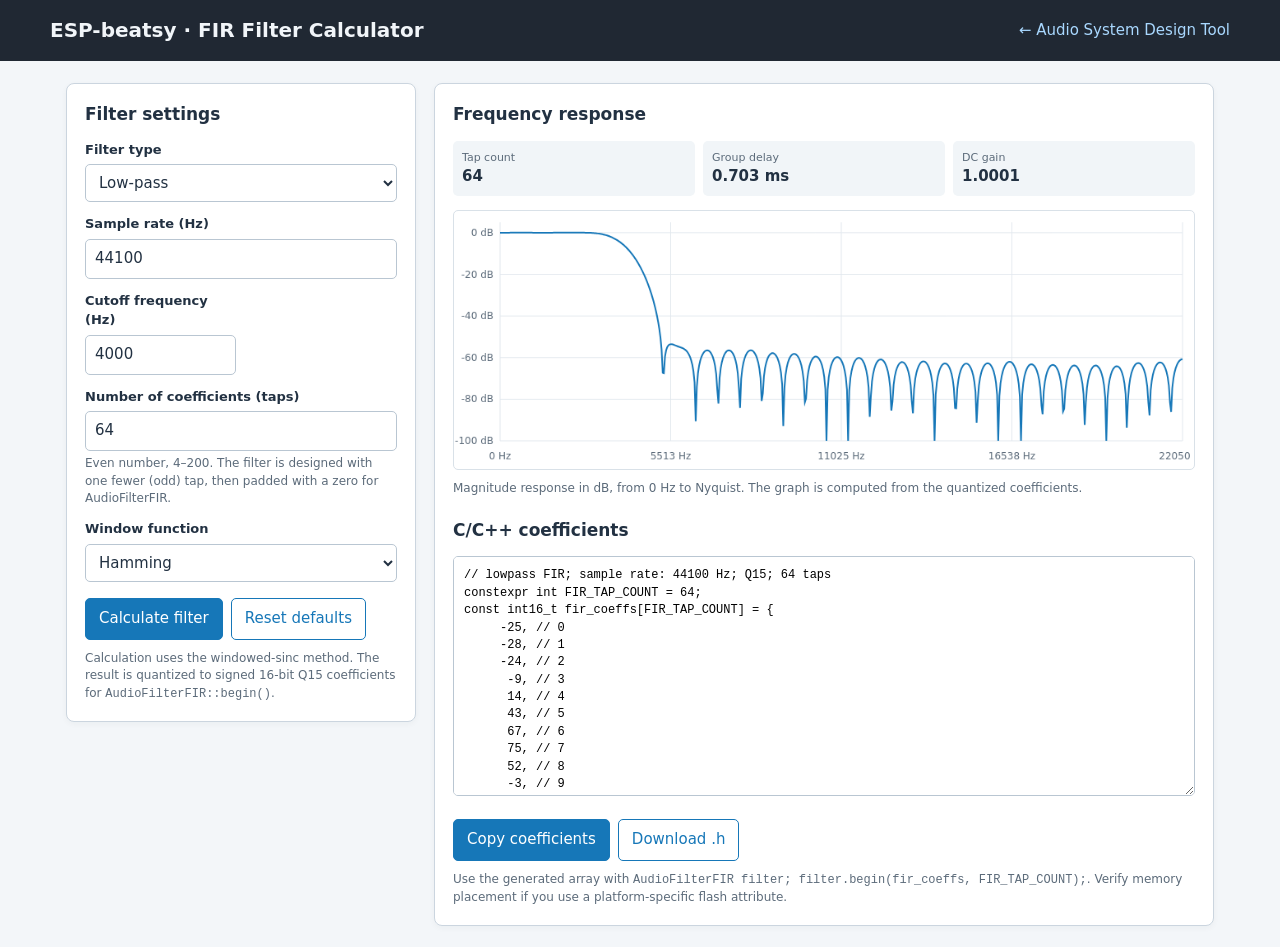
<file: docs/fir-calculator.html>
<!doctype html>
<html lang="en">
<head>
<meta charset="utf-8">
<meta name="viewport" content="width=device-width, initial-scale=1">
<title>ESP-beatsy FIR Filter Calculator</title>
<style>
:root{color-scheme:light;--ink:#223142;--muted:#5c6b7a;--line:#cbd5df;--blue:#1677b8;--panel:#fff;--bg:#f3f6f9}
*{box-sizing:border-box}body{margin:0;background:var(--bg);color:var(--ink);font:15px/1.45 system-ui,-apple-system,"Segoe UI",sans-serif}
header{background:#202833;color:#f1f5f9;padding:16px max(20px,calc((100vw - 1180px)/2));display:flex;align-items:center;justify-content:space-between;gap:20px}
header h1{font-size:20px;margin:0;font-weight:650}header a{color:#a9d8ff;text-decoration:none;white-space:nowrap}
main{max-width:1180px;margin:22px auto;padding:0 16px}.layout{display:grid;grid-template-columns:minmax(270px,350px) minmax(0,1fr);gap:18px;align-items:start}
.panel{background:var(--panel);border:1px solid var(--line);border-radius:8px;padding:18px;box-shadow:0 2px 6px #1b2a3a0a}
h2{font-size:17px;margin:0 0 14px}.field{margin-bottom:13px}label{display:block;font-size:13px;font-weight:650;margin-bottom:5px}
input,select,textarea,button{font:inherit}input,select{width:100%;padding:8px 9px;border:1px solid #b9c6d2;border-radius:5px;background:#fff;color:var(--ink)}
.help{font-size:12px;color:var(--muted);margin-top:4px}.grid2{display:grid;grid-template-columns:1fr 1fr;gap:10px}
button,.button{display:inline-block;border:1px solid var(--blue);border-radius:5px;background:var(--blue);color:#fff;padding:9px 13px;cursor:pointer;text-decoration:none}
button.secondary{background:#fff;color:var(--blue)}.actions{display:flex;flex-wrap:wrap;gap:8px;margin-top:16px}
#error{display:none;color:#9b1c1c;background:#fff0f0;border:1px solid #efb6b6;padding:9px;border-radius:5px;margin-top:12px}
.stats{display:grid;grid-template-columns:repeat(3,minmax(0,1fr));gap:8px;margin:0 0 14px}.stat{background:#f1f5f8;border-radius:5px;padding:9px}
.stat span{display:block;font-size:11px;color:var(--muted)}.stat strong{font-size:15px;font-variant-numeric:tabular-nums}
canvas{display:block;width:100%;height:260px;border:1px solid #d9e1e8;border-radius:5px;background:#fff}
textarea{width:100%;min-height:240px;resize:vertical;padding:10px;border:1px solid #b9c6d2;border-radius:5px;font:12px/1.45 ui-monospace,SFMono-Regular,Consolas,monospace;white-space:pre}
.note{font-size:12px;color:var(--muted);margin:10px 0 0}@media(max-width:760px){.layout{grid-template-columns:1fr}header{align-items:flex-start;flex-direction:column}.stats{grid-template-columns:1fr 1fr 1fr}}
</style>
</head>
<body>
<header><h1>ESP-beatsy · FIR Filter Calculator</h1><a href="index.html">← Audio System Design Tool</a></header>
<main><div class="layout">
<section class="panel"><h2>Filter settings</h2>
<form id="settings">
<div class="field"><label for="type">Filter type</label><select id="type"><option value="lowpass">Low-pass</option><option value="highpass">High-pass</option><option value="bandpass">Band-pass</option><option value="bandstop">Band-stop</option></select></div>
<div class="field"><label for="fs">Sample rate (Hz)</label><input id="fs" type="number" min="1" max="384000" step="1" value="44100" required></div>
<div class="grid2">
<div class="field" id="cut1"><label for="f1">Cutoff frequency (Hz)</label><input id="f1" type="number" min="1" step="1" value="4000" required></div>
<div class="field" id="cut2" hidden><label for="f2">Upper cutoff (Hz)</label><input id="f2" type="number" min="1" step="1" value="8000"></div>
</div>
<div class="field"><label for="taps">Number of coefficients (taps)</label><input id="taps" type="number" min="4" max="200" step="2" value="64" required><div class="help">Even number, 4–200. The filter is designed with one fewer (odd) tap, then padded with a zero for AudioFilterFIR.</div></div>
<div class="field"><label for="window">Window function</label><select id="window"><option value="hamming">Hamming</option><option value="hann">Hann</option><option value="blackman">Blackman</option><option value="rectangular">Rectangular</option></select></div>
<div class="actions"><button type="submit">Calculate filter</button><button class="secondary" type="button" id="reset">Reset defaults</button></div>
<div id="error" role="alert"></div>
<p class="note">Calculation uses the windowed-sinc method. The result is quantized to signed 16-bit Q15 coefficients for <code>AudioFilterFIR::begin()</code>.</p>
</form></section>
<section class="panel"><h2>Frequency response</h2>
<div class="stats"><div class="stat"><span>Tap count</span><strong id="statTaps">63</strong></div><div class="stat"><span>Group delay</span><strong id="statDelay">0.703 ms</strong></div><div class="stat"><span>DC gain</span><strong id="statDc">—</strong></div></div>
<canvas id="plot" width="900" height="320" aria-label="Magnitude frequency response plot"></canvas>
<p class="note">Magnitude response in dB, from 0 Hz to Nyquist. The graph is computed from the quantized coefficients.</p>
<h2 style="margin-top:20px">C/C++ coefficients</h2>
<textarea id="output" spellcheck="false" aria-label="Generated C++ coefficients" readonly></textarea>
<div class="actions"><button type="button" id="copy">Copy coefficients</button><button type="button" class="secondary" id="download">Download .h</button></div>
<p class="note">Use the generated array with <code>AudioFilterFIR filter; filter.begin(fir_coeffs, FIR_TAP_COUNT);</code>. Verify memory placement if you use a platform-specific flash attribute.</p>
</section></div></main>
<script>
(function(){
'use strict';
const $=id=>document.getElementById(id);let coeffs=[];
function sinc(x){return Math.abs(x)<1e-12?1:Math.sin(Math.PI*x)/(Math.PI*x)}
function windowValue(kind,n,N){if(N===1)return 1;const a=2*Math.PI*n/(N-1);if(kind==='hann')return 0.5-0.5*Math.cos(a);if(kind==='blackman')return 0.42-0.5*Math.cos(a)+0.08*Math.cos(2*a);if(kind==='rectangular')return 1;return 0.54-0.46*Math.cos(a)}
function response(f,fs,h){let re=0,im=0;for(let n=0;n<h.length;n++){const a=-2*Math.PI*f*n/fs;re+=h[n]*Math.cos(a);im+=h[n]*Math.sin(a)}return Math.sqrt(re*re+im*im)}
function calculate(){
 const type=$('type').value,fs=Number($('fs').value),f1=Number($('f1').value),f2=Number($('f2').value),N=Number($('taps').value),win=$('window').value,err=$('error');
 err.style.display='none';err.textContent='';
 if(!Number.isFinite(fs)||fs<=0||fs>384000)return fail('Sample rate must be between 1 and 384000 Hz.');
 if(!Number.isInteger(N)||N<4||N>200||N%2!==0)return fail('Tap count must be an even integer between 4 and 200.');
 if(!Number.isFinite(f1)||f1<=0||f1>=fs/2)return fail('Cutoff must be above 0 Hz and below Nyquist (sample rate / 2).');
 if((type==='bandpass'||type==='bandstop')&&(!Number.isFinite(f2)||f2<=f1||f2>=fs/2))return fail('Band filters need an upper cutoff greater than the lower cutoff and below Nyquist.');
 // Design with an odd number of taps so the impulse has an integer center.
 // AudioFilterFIR requires an even coefficient count, so append one zero afterward.
 const designN=N-1,M=(designN-1)/2,raw=[];
 for(let n=0;n<designN;n++){const k=n-M,lp1=2*f1/fs*sinc(2*f1*k/fs),lp2=2*f2/fs*sinc(2*f2*k/fs);let v;
 if(type==='lowpass')v=lp1;else if(type==='highpass')v=(n===M?1:0)-lp1;else if(type==='bandpass')v=lp2-lp1;else v=(n===M?1:0)-(lp2-lp1);
 raw.push(v*windowValue(win,n,designN))}
 let normFreq=0;if(type==='highpass')normFreq=fs/2;if(type==='bandpass')normFreq=(f1+f2)/2;
 const gain=response(normFreq,fs,raw);if(!Number.isFinite(gain)||gain<1e-12)return fail('Could not normalize this filter; try a different tap count or cutoff.');
 coeffs=raw.map(v=>Math.max(-32768,Math.min(32767,Math.round(v/gain*32768))));
 coeffs.push(0); // Pad to the even coefficient count required by AudioFilterFIR.
 renderOutput(N,fs,type);drawPlot(fs);$('statTaps').textContent=N;$('statDelay').textContent=(M/fs*1000).toFixed(3)+' ms';$('statDc').textContent=(response(0,fs,coeffs)/32768).toFixed(4);
}
function fail(msg){const e=$('error');e.textContent=msg;e.style.display='block'}
function renderOutput(N,fs,type){const arr=coeffs.map((v,i)=>'  '+String(v).padStart(6,' ')+(i===coeffs.length-1?'':',')+' // '+i).join('\n');$('output').value='// '+type+' FIR; sample rate: '+fs+' Hz; Q15; '+N+' taps\nconstexpr int FIR_TAP_COUNT = '+N+';\nconst int16_t fir_coeffs[FIR_TAP_COUNT] = {\n'+arr+'\n};\n'}
function drawPlot(fs){
 const c=$('plot'),ctx=c.getContext('2d'),w=c.width,h=c.height,p={l:56,r:14,t:14,b:35};ctx.clearRect(0,0,w,h);ctx.font='12px system-ui';
 const dbs=[],points=600;for(let i=0;i<=points;i++){const f=i/points*fs/2;dbs.push(20*Math.log10(Math.max(response(f,fs,coeffs)/32768,1e-5)))}
 for(let db=-100;db<=0;db+=20){const y=p.t+(5-db)/105*(h-p.t-p.b);ctx.strokeStyle='#e1e7ed';ctx.beginPath();ctx.moveTo(p.l,y);ctx.lineTo(w-p.r,y);ctx.stroke();ctx.fillStyle='#5c6b7a';ctx.textAlign='right';ctx.fillText(db+' dB',p.l-8,y+4)}
 for(let i=0;i<=4;i++){const x=p.l+i/4*(w-p.l-p.r);ctx.strokeStyle='#e1e7ed';ctx.beginPath();ctx.moveTo(x,p.t);ctx.lineTo(x,h-p.b);ctx.stroke();ctx.fillStyle='#5c6b7a';ctx.textAlign='center';ctx.fillText(Math.round(fs/2*i/4)+' Hz',x,h-12)}
 ctx.strokeStyle='#1677b8';ctx.lineWidth=2;ctx.beginPath();dbs.forEach((db,i)=>{const x=p.l+i/points*(w-p.l-p.r),y=p.t+(5-Math.max(-100,Math.min(5,db)))/105*(h-p.t-p.b);if(i===0)ctx.moveTo(x,y);else ctx.lineTo(x,y)});ctx.stroke()
}
$('type').addEventListener('change',()=>{const band=['bandpass','bandstop'].includes($('type').value);$('cut2').hidden=!band;$('f1').previousElementSibling.textContent=band?'Lower cutoff (Hz)':'Cutoff frequency (Hz)';$('f2').required=band});
$('settings').addEventListener('submit',e=>{e.preventDefault();calculate()});
$('reset').addEventListener('click',()=>{$('type').value='lowpass';$('fs').value=44100;$('f1').value=4000;$('f2').value=8000;$('taps').value=64;$('window').value='hamming';$('type').dispatchEvent(new Event('change'));calculate()});
$('copy').addEventListener('click',async()=>{try{await navigator.clipboard.writeText($('output').value);$('copy').textContent='Copied';setTimeout(()=>$('copy').textContent='Copy coefficients',1200)}catch(e){$('output').focus();$('output').select();document.execCommand('copy')}});
$('download').addEventListener('click',()=>{const blob=new Blob(['#pragma once\n#include <stdint.h>\n\n'+$('output').value],{type:'text/plain'}),a=document.createElement('a');a.href=URL.createObjectURL(blob);a.download='fir_coefficients.h';a.click();URL.revokeObjectURL(a.href)});
$('type').dispatchEvent(new Event('change'));calculate();
})();
</script>
</body>
</html>
</file>
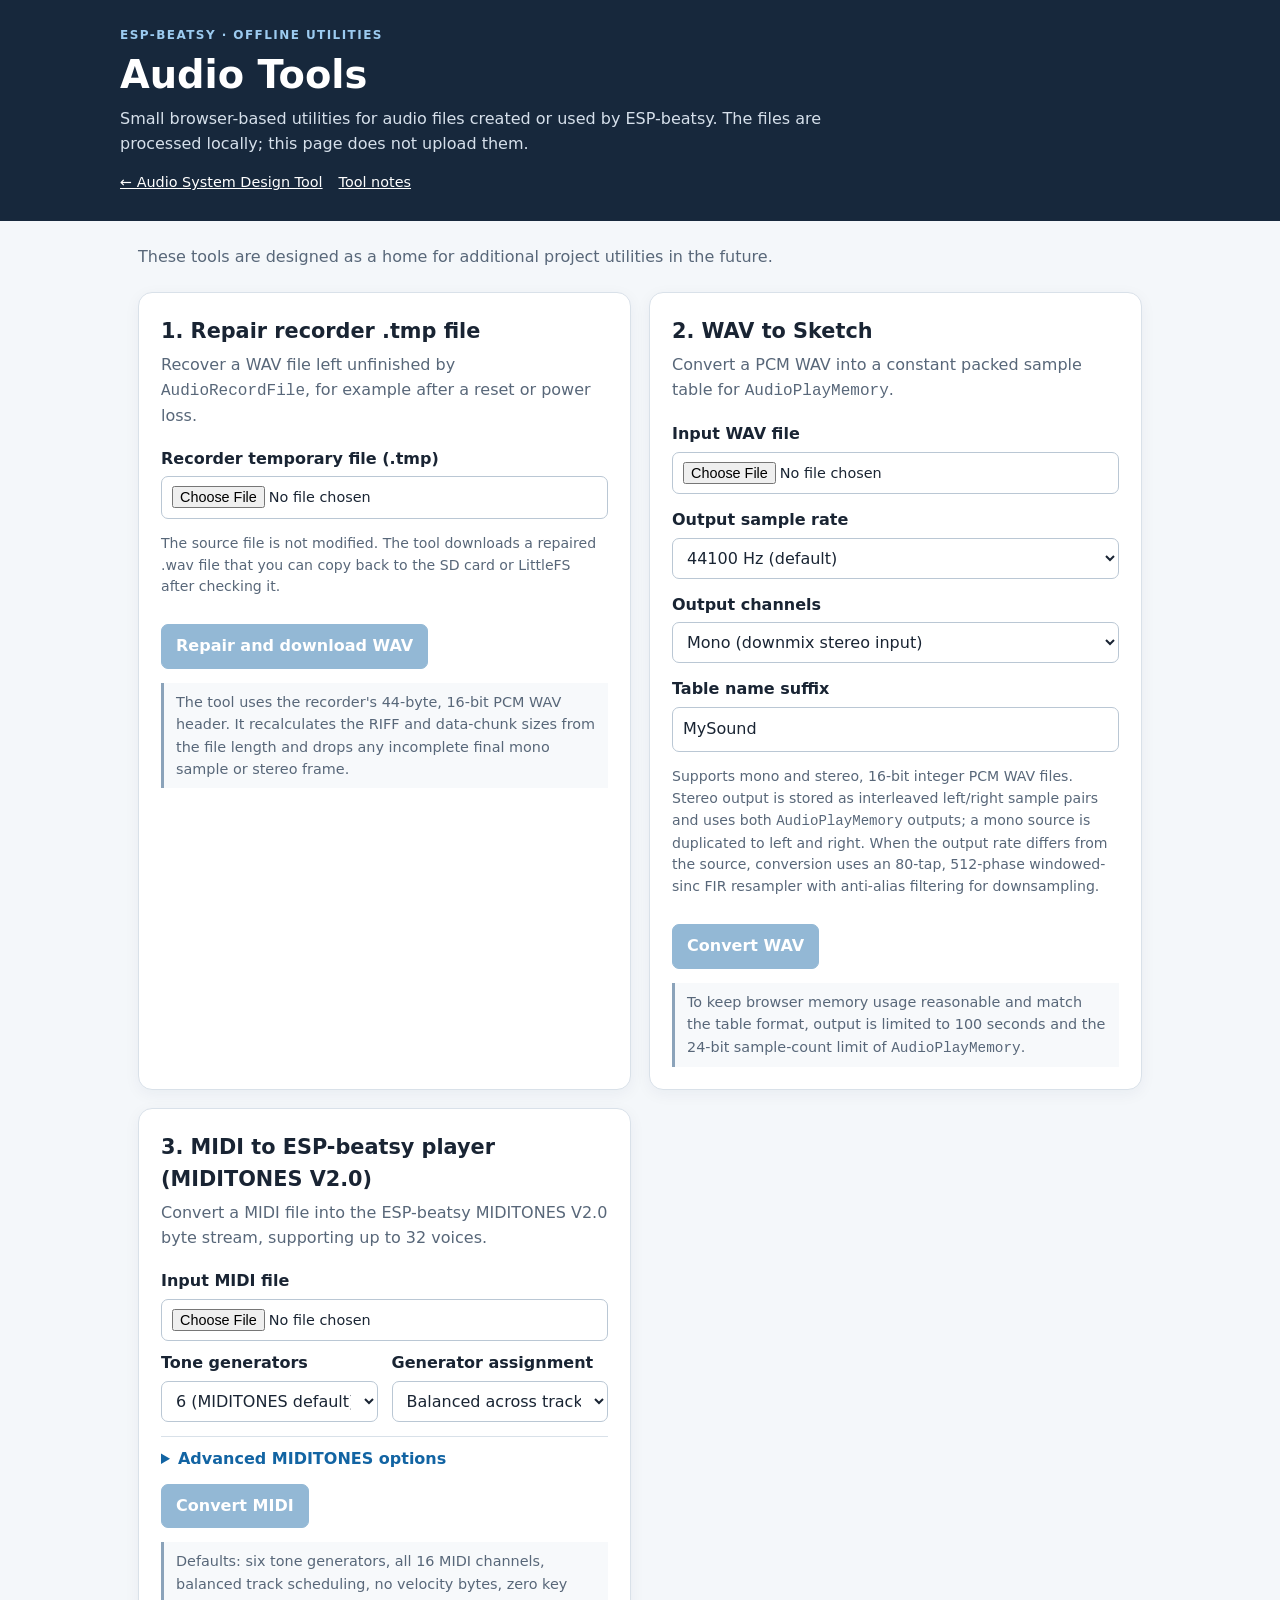
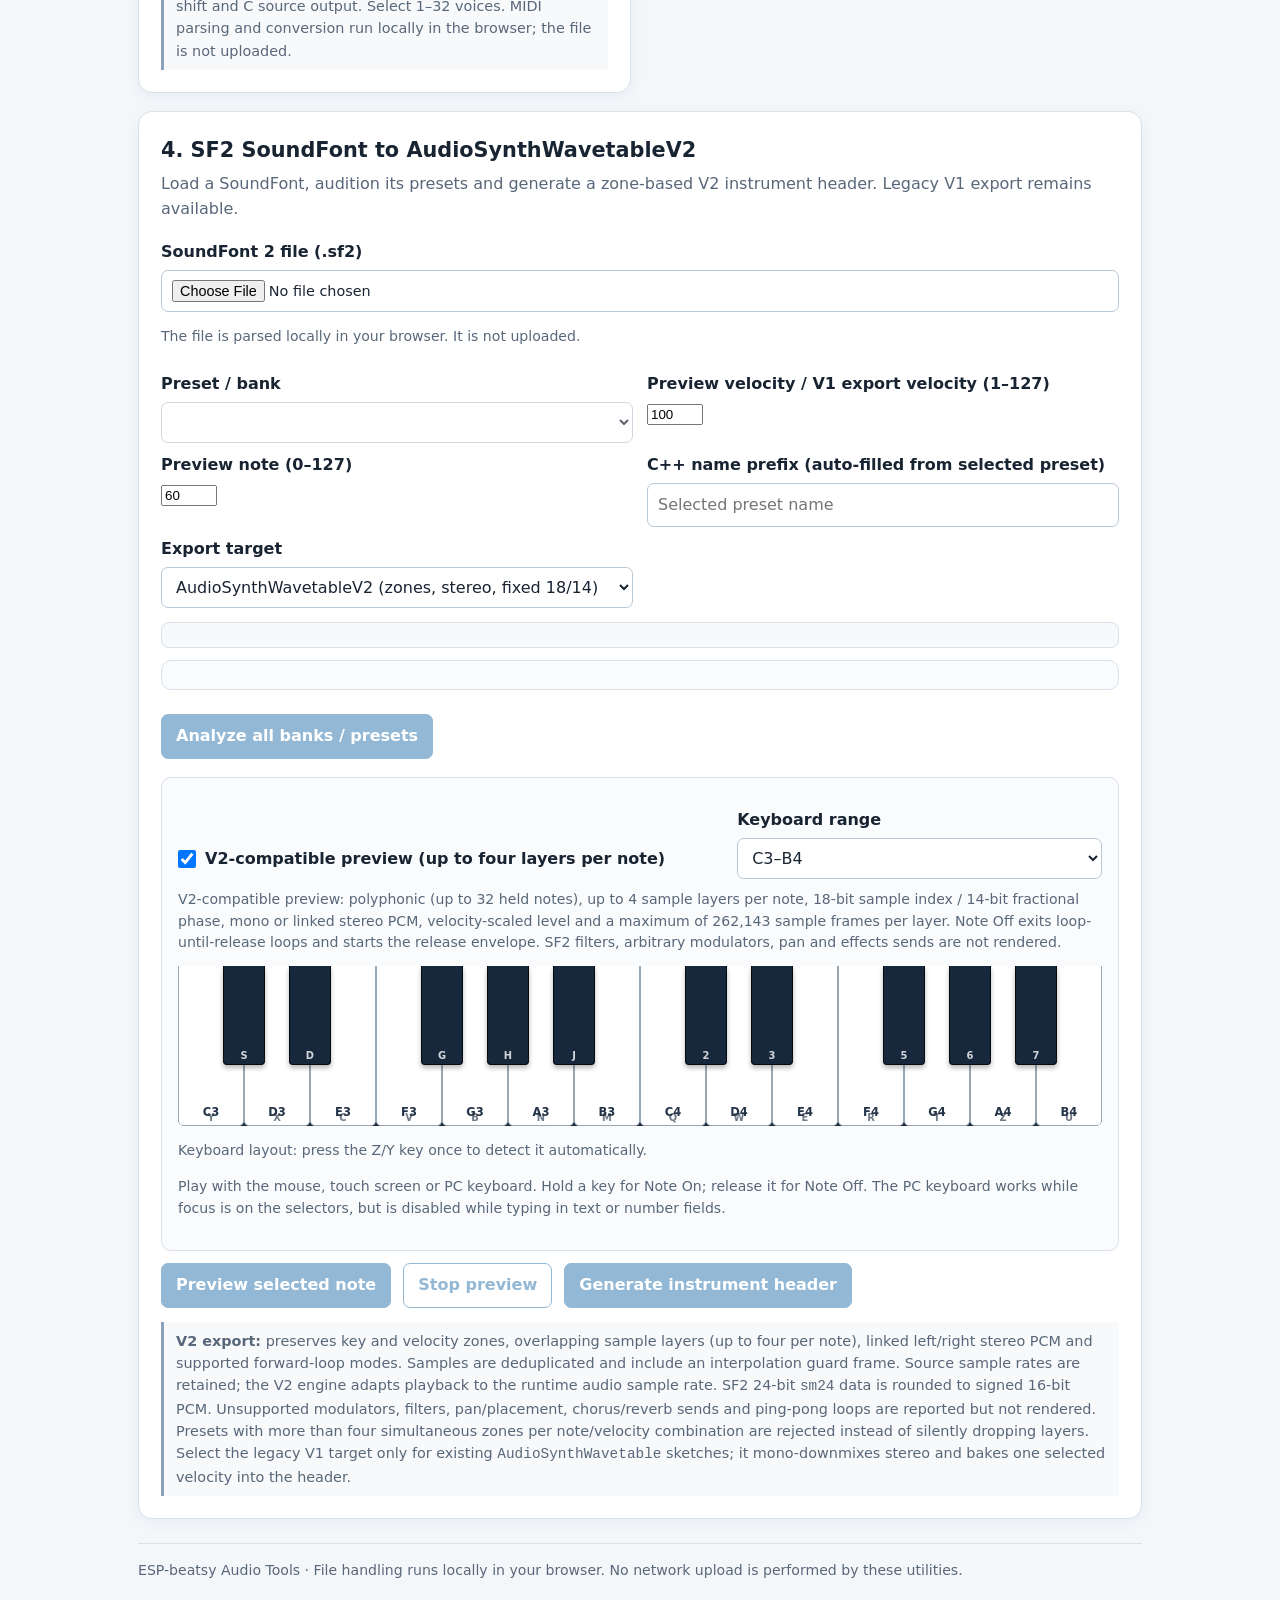
<file: docs/tools.html>
<!doctype html>
<html lang="en">
<head>
<meta charset="utf-8">
<meta name="viewport" content="width=device-width, initial-scale=1">
<title>ESP-beatsy Audio Tools</title>
<style>
:root{color-scheme:light;--ink:#192433;--muted:#586779;--line:#d9e1e9;--paper:#f4f7fa;--card:#fff;--accent:#1264a3;--accent-dark:#0c4b7c;--good:#126742;--bad:#a83232}
*{box-sizing:border-box}
body{margin:0;background:var(--paper);color:var(--ink);font:16px/1.55 system-ui,-apple-system,"Segoe UI",sans-serif}
header{background:#17283c;color:#fff;padding:26px 22px}
header .top,main{max-width:1040px;margin:0 auto}
.eyebrow{font-size:.75rem;letter-spacing:.12em;text-transform:uppercase;color:#9ccbf0;font-weight:700}
h1{font-size:clamp(1.7rem,4vw,2.4rem);line-height:1.15;margin:8px 0}
header p{max-width:760px;margin:10px 0 14px;color:#d6e0eb}
nav a{color:#fff;margin-right:16px;font-size:.9rem}
main{padding:24px 18px 56px}
.intro{color:var(--muted);margin:0 0 22px}
.grid{display:grid;grid-template-columns:repeat(auto-fit,minmax(min(100%,420px),1fr));gap:18px}
.grid > section[aria-labelledby="sf2-heading"]{grid-column:1/-1}
.card{background:var(--card);border:1px solid var(--line);border-radius:14px;padding:22px;box-shadow:0 4px 16px rgba(24,48,72,.05);min-width:0}
.card h2{margin:0 0 6px;font-size:1.3rem}
.card .lede{margin:0 0 18px;color:var(--muted)}
label{display:block;font-weight:650;margin:14px 0 5px}
input[type=file],input[type=text],select,textarea{font:inherit;width:100%;border:1px solid #bac7d4;border-radius:7px;background:#fff;color:var(--ink);padding:9px 10px}
input[type=file]{font-size:.9rem}
small,.help{color:var(--muted);font-size:.88rem}
button{font:inherit;font-weight:650;border:1px solid var(--accent);border-radius:7px;background:var(--accent);color:#fff;padding:9px 14px;cursor:pointer;margin:12px 7px 0 0}
button:hover{background:var(--accent-dark)}
button.secondary{background:white;color:var(--accent)}
button.secondary:hover{background:#eaf3fb}
button:disabled{opacity:.45;cursor:not-allowed}
.status{border-radius:8px;padding:11px 13px;margin-top:14px;background:#eef3f7;color:var(--ink);overflow-wrap:anywhere}
.status.good{background:#e9f7ef;color:var(--good)}
.status.bad{background:#fff0f0;color:var(--bad)}
.status:empty{display:none}
.result{margin-top:14px}
textarea{font-family:ui-monospace,SFMono-Regular,Consolas,monospace;font-size:.83rem;line-height:1.4;min-height:220px;resize:vertical;white-space:pre;tab-size:2}
.hidden{display:none!important}
.note{border-left:3px solid #8ba3ba;padding:8px 12px;background:#f7f9fb;color:var(--muted);font-size:.9rem;margin-top:14px}
footer{margin-top:24px;padding-top:16px;border-top:1px solid var(--line);color:var(--muted);font-size:.88rem}
@media(max-width:560px){header{padding:22px 17px}.card{padding:17px}main{padding:18px 12px 40px}}

.miditones-options{display:grid;grid-template-columns:repeat(2,minmax(0,1fr));gap:0 14px}
.miditones-options label{margin-top:10px}
.miditones-checks{display:flex;flex-wrap:wrap;gap:5px 18px;margin-top:12px}
.miditones-check{display:flex;align-items:center;gap:7px;font-weight:500;margin:0}
.miditones-check input{width:auto;margin:0}
.miditones-advanced{margin-top:14px;padding-top:10px;border-top:1px solid var(--line)}
.miditones-advanced summary{cursor:pointer;font-weight:650;color:var(--accent)}
@media(max-width:560px){.miditones-options{grid-template-columns:1fr}}


.sf2-controls{display:grid;grid-template-columns:repeat(2,minmax(0,1fr));gap:0 14px}
.sf2-controls label{margin-top:10px}
.sf2-metadata{margin-top:10px;color:var(--muted);font-size:.88rem;overflow-wrap:anywhere}
.sf2-metadata div{margin:3px 0}
.sf2-zone-info{white-space:pre-wrap;overflow-wrap:anywhere;background:#f7f9fb;border:1px solid var(--line);border-radius:8px;padding:12px;font-size:.86rem;line-height:1.45;margin:14px 0 4px}

 .sf2-analyzer{margin:12px 0 4px;padding:14px;border:1px solid var(--line);border-radius:10px;background:#f9fbfd}
 .sf2-analyzer h3{margin:0 0 6px;font-size:1.05rem}
 .sf2-analyzer h4{margin:14px 0 6px;font-size:.94rem}
 .sf2-analyzer .help{margin:6px 0;color:var(--muted);font-size:.82rem}
 .sf2-analyzer-grid{display:grid;grid-template-columns:repeat(auto-fit,minmax(170px,1fr));gap:8px;margin-top:10px}
 .sf2-analyzer-metric{min-width:0;padding:10px;border:1px solid var(--line);border-radius:8px;background:#fff}
 .sf2-analyzer-metric strong{display:block;font-size:1.28rem;line-height:1.25;overflow-wrap:anywhere}
 .sf2-analyzer-metric span{display:block;margin-top:3px;font-size:.82rem;font-weight:650}
 .sf2-analyzer-metric small{display:block;margin-top:4px;color:var(--muted);font-size:.74rem;line-height:1.35;overflow-wrap:anywhere}
 .sf2-analyzer-summary{margin:5px 0;font-size:.84rem;overflow-wrap:anywhere}
 .sf2-analyzer-distribution{display:grid;gap:5px;margin:8px 0}
 .sf2-analyzer-bar-row{display:grid;grid-template-columns:76px minmax(50px,1fr) minmax(112px,auto);gap:8px;align-items:center;font-size:.76rem}
 .sf2-analyzer-bar-track{height:9px;overflow:hidden;border-radius:5px;background:#e7edf3}
 .sf2-analyzer-bar{height:100%;min-width:0;border-radius:5px;background:#477fae}
 .sf2-analyzer-warning{margin:8px 0;padding:8px 10px;border-left:3px solid #c48b28;background:#fff8e9;font-size:.8rem}
 .sf2-analyzer-details{margin-top:12px;border-top:1px solid var(--line);padding-top:9px}
 .sf2-analyzer-details summary{cursor:pointer;font-weight:650;font-size:.84rem}
 .sf2-analyzer-table-wrap{max-height:360px;overflow:auto;margin-top:8px}
 .sf2-analyzer table{width:100%;border-collapse:collapse;font-size:.78rem;background:#fff}
 .sf2-analyzer th,.sf2-analyzer td{padding:6px 8px;border-bottom:1px solid var(--line);text-align:left;white-space:nowrap}
 .sf2-analyzer th{position:sticky;top:0;background:#edf2f7;z-index:1}
 @media(max-width:560px){.sf2-analyzer-bar-row{grid-template-columns:62px minmax(25px,1fr) 104px;gap:6px;font-size:.68rem}.sf2-analyzer{padding:10px}}

 .sf2-scan-tools{display:flex;flex-wrap:wrap;align-items:center;gap:10px;margin:12px 0 6px}
 .sf2-scan-tools .help{margin:0;color:var(--muted);font-size:.8rem}
 .sf2-scan-panel{margin:8px 0 14px;padding:12px;border:1px solid var(--line);border-radius:9px;background:#f9fbfd}
 .sf2-scan-panel label{display:block;margin:8px 0 5px;font-weight:650}
 .sf2-scan-panel textarea{display:block;width:100%;min-height:260px;resize:vertical;font:12px/1.45 ui-monospace,SFMono-Regular,Consolas,monospace;white-space:pre;overflow:auto}
.sf2-player{margin-top:18px;padding:16px;border:1px solid var(--line);border-radius:10px;background:#f9fbfd}
.sf2-player-options{display:grid;grid-template-columns:minmax(0,1.5fr) minmax(180px,1fr);gap:12px;align-items:end}
.sf2-check{display:flex;align-items:center;gap:9px;font-weight:600;margin:0 0 7px}
.sf2-check input{width:18px;height:18px;margin:0;flex:0 0 auto}
.sf2-mode-info{margin:10px 0 12px}
.sf2-preview-status{margin:8px 0 12px;padding:10px 12px;border:1px solid #d9a0a0;border-left:4px solid #b42318;border-radius:8px;background:#fff0f0;color:#7a1b1b;font-size:.9rem;line-height:1.4;overflow-wrap:anywhere}
.sf2-preview-status:empty{display:none}
.sf2-keyboard{position:relative;display:flex;width:100%;height:160px;touch-action:none;user-select:none;overflow:hidden;border-radius:0 0 7px 7px;background:#17283c}
.sf2-key{position:relative;display:flex;align-items:flex-end;justify-content:center;min-width:0;margin:0;padding:0 0 7px;border-radius:0 0 5px 5px;box-shadow:none;touch-action:none;user-select:none}
.sf2-key:focus-visible{outline:3px solid #f0a62b;outline-offset:-3px}
.sf2-white-key{z-index:1;flex:1 1 0;height:100%;border:1px solid #9aa8b6;border-top:0;background:#fff;color:#253448}
.sf2-white-key:hover{background:#eef5fb}
.sf2-white-key.is-active{background:#cfe5fa;border-color:#397eb5}
.sf2-black-key{position:absolute;top:0;z-index:2;width:4.5%;height:62%;border:1px solid #050a10;border-top:0;border-radius:0 0 4px 4px;background:#17283c;color:#fff;padding-bottom:5px;box-shadow:0 3px 5px rgba(0,0,0,.28)}
.sf2-black-key:hover{background:#294968}
.sf2-black-key.is-active{background:#2878b8;border-color:#174d7c}
.sf2-key-note{font-size:.72rem;line-height:1.1;pointer-events:none}
.sf2-key-pc{font-size:.62rem;line-height:1;opacity:.65;position:absolute;bottom:2px;pointer-events:none}
.sf2-black-key .sf2-key-pc{bottom:4px;opacity:.8}
.sf2-key:disabled{opacity:1;cursor:not-allowed}
@media(max-width:700px){.sf2-player-options{grid-template-columns:1fr}.sf2-keyboard{height:132px}}
@media(max-width:560px){.sf2-controls{grid-template-columns:1fr}.sf2-key-note{font-size:.57rem}.sf2-key-pc{font-size:.52rem}.sf2-keyboard{height:118px}}
</style>
</head>
<body>
<header>
  <div class="top">
    <div class="eyebrow">ESP-beatsy · Offline utilities</div>
    <h1>Audio Tools</h1>
    <p>Small browser-based utilities for audio files created or used by ESP-beatsy. The files are processed locally; this page does not upload them.</p>
    <nav><a href="index.html">← Audio System Design Tool</a><a href="https://github.com/FrankBoesing/ESP-beatsy-Audio-Library/blob/main/docs/README.md">Tool notes</a></nav>
  </div>
</header>
<main>
  <p class="intro">These tools are designed as a home for additional project utilities in the future.</p>
  <div class="grid">
    <section class="card" aria-labelledby="repair-heading">
      <h2 id="repair-heading">1. Repair recorder .tmp file</h2>
      <p class="lede">Recover a WAV file left unfinished by <code>AudioRecordFile</code>, for example after a reset or power loss.</p>
      <label for="tmpFile">Recorder temporary file (.tmp)</label>
      <input id="tmpFile" type="file" accept=".tmp,application/octet-stream">
      <p class="help">The source file is not modified. The tool downloads a repaired .wav file that you can copy back to the SD card or LittleFS after checking it.</p>
      <button id="repairButton" type="button" disabled>Repair and download WAV</button>
      <div id="repairStatus" class="status" role="status" aria-live="polite"></div>
      <div class="note">The tool uses the recorder's 44-byte, 16-bit PCM WAV header. It recalculates the RIFF and data-chunk sizes from the file length and drops any incomplete final mono sample or stereo frame.</div>
    </section>
    <section class="card" aria-labelledby="sketch-heading">
      <h2 id="sketch-heading">2. WAV to Sketch</h2>
      <p class="lede">Convert a PCM WAV into a constant packed sample table for <code>AudioPlayMemory</code>.</p>
      <label for="wavFile">Input WAV file</label>
      <input id="wavFile" type="file" accept=".wav,audio/wav,audio/x-wav">
      <label for="sampleRate">Output sample rate</label>
      <select id="sampleRate">
        <option value="44100" selected>44100 Hz (default)</option>
        <option value="auto">Keep source rate when supported</option>
        <option value="48000">48000 Hz</option>
        <option value="22050">22050 Hz</option>
        <option value="11025">11025 Hz</option>
      </select>
      <label for="channelMode">Output channels</label>
      <select id="channelMode">
        <option value="mono">Mono (downmix stereo input)</option>
        <option value="stereo">Stereo (preserve left and right)</option>
      </select>
      <label for="arraySuffix">Table name suffix</label>
      <input id="arraySuffix" type="text" value="MySound" autocomplete="off" spellcheck="false">
      <p class="help">Supports mono and stereo, 16-bit integer PCM WAV files. Stereo output is stored as interleaved left/right sample pairs and uses both <code>AudioPlayMemory</code> outputs; a mono source is duplicated to left and right. When the output rate differs from the source, conversion uses an 80-tap, 512-phase windowed-sinc FIR resampler with anti-alias filtering for downsampling.</p>
      <button id="convertButton" type="button" disabled>Convert WAV</button>
      <div id="convertStatus" class="status" role="status" aria-live="polite"></div>
      <div id="outputPanel" class="result hidden">
        <label for="outputCode">Generated .h file contents</label>
        <textarea id="outputCode" readonly spellcheck="false"></textarea>
        <button id="playPreview" type="button" class="secondary" disabled>Play</button>
        <audio id="previewAudio" preload="none" class="hidden"></audio>
        <button id="downloadHeader" type="button">Download .h</button>
        <button id="copyHeader" type="button" class="secondary">Copy code</button>
        <p class="help">Play previews the converted PCM data exactly as it is stored in the generated sample table.</p>
        <p class="help">Include the header in one sketch source file, then call <code>player.play(AudioSampleYourName);</code>. For stereo output, connect <code>AudioPlayMemory</code> output 0 to the left destination and output 1 to the right destination. The table format is for <code>AudioPlayMemory</code>, not the filesystem-based <code>AudioPlaySdWav</code>.</p>
      </div>
      <div class="note">To keep browser memory usage reasonable and match the table format, output is limited to 100 seconds and the 24-bit sample-count limit of <code>AudioPlayMemory</code>.</div>
    </section>

    <section class="card" aria-labelledby="miditones-heading">
      <h2 id="miditones-heading">3. MIDI to ESP-beatsy player (MIDITONES V2.0)</h2>
      <p class="lede">Convert a MIDI file into the ESP-beatsy MIDITONES V2.0 byte stream, supporting up to 32 voices.</p>
      <label for="miditonesFile">Input MIDI file</label>
      <input id="miditonesFile" type="file" accept=".mid,.midi,audio/midi,audio/x-midi">
      <div class="miditones-options">
        <div>
          <label for="mtTonegens">Tone generators</label>
          <select id="mtTonegens">
            <option value="6" selected>6 (MIDITONES default)</option>
            <option value="1">1</option><option value="2">2</option><option value="3">3</option>
            <option value="4">4</option><option value="5">5</option><option value="7">7</option>
            <option value="8">8</option><option value="9">9</option><option value="10">10</option>
            <option value="11">11</option><option value="12">12</option><option value="13">13</option>
            <option value="14">14</option><option value="15">15</option><option value="16">16</option>
            <option value="17">17</option><option value="18">18</option><option value="19">19</option>
            <option value="20">20</option><option value="21">21</option><option value="22">22</option>
            <option value="23">23</option><option value="24">24</option><option value="25">25</option>
            <option value="26">26</option><option value="27">27</option><option value="28">28</option>
            <option value="29">29</option><option value="30">30</option><option value="31">31</option><option value="32">32</option>
          </select>
        </div>
        <div>
          <label for="mtStrategy">Generator assignment</label>
          <select id="mtStrategy">
            <option value="0" selected>Balanced across tracks (default)</option>
            <option value="1">Favor track 1 (-s1)</option>
            <option value="2">Keep tracks on their generator (-s2)</option>
          </select>
        </div>
      </div>
      <details class="miditones-advanced">
        <summary>Advanced MIDITONES options</summary>
        <div class="miditones-options">
          <div>
            <label for="mtChannelMask">Channel mask (decimal, default 65535 = all)</label>
            <input id="mtChannelMask" type="text" inputmode="numeric" value="65535" spellcheck="false">
          </div>
          <div>
            <label for="mtKeyshift">Key shift in semitones (-100 to +100)</label>
            <input id="mtKeyshift" type="number" min="-100" max="100" step="1" value="0">
          </div>
        </div>
        <div class="miditones-checks">
          <label class="miditones-check"><input id="mtVelocity" type="checkbox"> Include velocity (-v)</label>
          <label class="miditones-check"><input id="mtBinary" type="checkbox"> Binary output (-b)</label>
          <label class="miditones-check"><input id="mtParseOnly" type="checkbox"> Parse only (-p)</label>
          <label class="miditones-check"><input id="mtLogParse" type="checkbox"> Log MIDI parsing (-lp)</label>
          <label class="miditones-check"><input id="mtLogGenerate" type="checkbox"> Log byte stream generation (-lg)</label>
        </div>
        <p class="help">The channel mask uses bit 0 for MIDI channel 1, bit 1 for channel 2, and so on. For example, 3 selects channels 1 and 2. Binary and parse-only modes do not produce a C source file.</p>
      </details>
      <button id="miditonesButton" type="button" disabled>Convert MIDI</button>
      <div id="miditonesStatus" class="status" role="status" aria-live="polite"></div>
      <div id="miditonesVoiceInfo" class="note hidden" role="status" aria-live="polite"></div>
      <div id="miditonesOutputPanel" class="result hidden">
        <div id="miditonesCodeWrap">
          <label for="miditonesCode">Generated MIDITONES C source</label>
          <textarea id="miditonesCode" readonly spellcheck="false"></textarea>
        </div>
        <div id="miditonesBinaryInfo" class="help hidden">Binary Playtune byte stream. Download the generated <code>.bin</code> file below.</div>
        <div id="miditonesParseInfo" class="help hidden">Parse-only mode completed. No score output was generated.</div>
        <button id="miditonesDownload" type="button" disabled>Download score.c</button>
        <button id="miditonesCopy" type="button" class="secondary">Copy C source</button>
        <button id="miditonesDownloadLog" type="button" class="secondary hidden">Download .log</button>
        <p class="help">The C output uses the ESP-beatsy MIDITONES V2.0 format: <code>score[]</code>, <code>PROGMEM</code>, 5-bit voice IDs (up to 32 voices) and end-of-score command <code>0xC1</code>. It is not byte-compatible with upstream MIDITONES V1.9.</p>
      </div>
      <div class="note">Defaults: six tone generators, all 16 MIDI channels, balanced track scheduling, no velocity bytes, zero key shift and C source output. Select 1–32 voices. MIDI parsing and conversion run locally in the browser; the file is not uploaded.</div>
    </section>
    <section class="card" aria-labelledby="sf2-heading">
      <h2 id="sf2-heading">4. SF2 SoundFont to AudioSynthWavetableV2</h2>
      <p class="lede">Load a SoundFont, audition its presets and generate a zone-based V2 instrument header. Legacy V1 export remains available.</p>
      <label for="sf2File">SoundFont 2 file (.sf2)</label>
      <input id="sf2File" type="file" accept=".sf2,application/octet-stream">
      <p class="help">The file is parsed locally in your browser. It is not uploaded.</p>
      <div id="sf2Status" class="status" role="status" aria-live="polite"></div>
      <div id="sf2Summary" class="help"></div>
      <div id="sf2Metadata" class="sf2-metadata"></div>
      <div class="sf2-controls">
        <div>
          <label for="sf2Preset">Preset / bank</label>
          <select id="sf2Preset" disabled></select>
        </div>
        <div>
          <label for="sf2Velocity">Preview velocity / V1 export velocity (1–127)</label>
          <input id="sf2Velocity" type="number" min="1" max="127" step="1" value="100">
        </div>
        <div>
          <label for="sf2PreviewNote">Preview note (0–127)</label>
          <input id="sf2PreviewNote" type="number" min="0" max="127" step="1" value="60">
        </div>
        <div>
          <label for="sf2Name">C++ name prefix (auto-filled from selected preset)</label>
          <input id="sf2Name" type="text" value="" placeholder="Selected preset name" spellcheck="false" autocomplete="off">
        </div>
        <div>
          <label for="sf2ExportVersion">Export target</label>
          <select id="sf2ExportVersion">
            <option value="v2" selected>AudioSynthWavetableV2 (zones, stereo, fixed 18/14)</option>
            <option value="v1">Legacy AudioSynthWavetable V1 (mono, fixed velocity)</option>
          </select>
        </div>
      </div>
      <pre id="sf2PresetInfo" class="sf2-zone-info" aria-live="polite"></pre>
      <div id="sf2Analyzer" class="sf2-analyzer" aria-live="polite"></div>
      <div class="sf2-scan-tools">
        <button id="sf2ScanAllPresets" type="button" disabled>Analyze all banks / presets</button>
        <span id="sf2ScanStatus" class="help" role="status" aria-live="polite"></span>
      </div>
      <div id="sf2ScanPanel" class="sf2-scan-panel hidden">
        <p class="help">Full SoundFont scan, sorted by maximum simultaneous layers. Tab-separated columns can be pasted into a spreadsheet.</p>
        <label for="sf2ScanLog">All-presets analysis log</label>
        <textarea id="sf2ScanLog" rows="16" readonly spellcheck="false"></textarea>
        <button id="sf2ScanCopy" type="button" class="secondary" disabled>Copy report</button>
        <button id="sf2ScanDownload" type="button" class="secondary" disabled>Download report (.txt)</button>
      </div>
      <div class="sf2-player">
        <div class="sf2-player-options">
          <label class="sf2-check" for="sf2WavetableMode">
            <input id="sf2WavetableMode" type="checkbox" checked>
            V2-compatible preview (up to four layers per note)
          </label>
          <div>
            <label for="sf2KeyboardStart">Keyboard range</label>
            <select id="sf2KeyboardStart">
              <option value="36">C2–B3</option>
              <option value="48" selected>C3–B4</option>
              <option value="60">C4–B5</option>
              <option value="72">C5–B6</option>
            </select>
          </div>
        </div>
        <div id="sf2ModeInfo" class="help sf2-mode-info" aria-live="polite"></div>
        <div id="sf2PreviewStatus" class="sf2-preview-status" role="alert" aria-live="assertive" aria-atomic="true"></div>
        <div id="sf2Keyboard" class="sf2-keyboard" role="group" aria-label="Two-octave piano keyboard"></div>
        <p id="sf2KeyboardLayout" class="help" aria-live="polite">Keyboard layout: press the Z/Y key once to detect it automatically.</p>
        <p class="help">Play with the mouse, touch screen or PC keyboard. Hold a key for Note On; release it for Note Off. The PC keyboard works while focus is on the selectors, but is disabled while typing in text or number fields.</p>
      </div>
      <button id="sf2Play" type="button" disabled>Preview selected note</button>
      <button id="sf2Stop" type="button" class="secondary" disabled>Stop preview</button>
      <button id="sf2Export" type="button" disabled>Generate instrument header</button>
      <div id="sf2CodePanel" class="result hidden">
        <p id="sf2OutputInfo" class="help"></p>
        <label for="sf2Code">Generated C++ header</label>
        <textarea id="sf2Code" readonly spellcheck="false"></textarea>
        <button id="sf2Download" type="button" disabled>Download .h</button>
        <button id="sf2Copy" type="button" class="secondary" disabled>Copy code</button>
      </div>
      <div class="note"><strong>V2 export:</strong> preserves key and velocity zones, overlapping sample layers (up to four per note), linked left/right stereo PCM and supported forward-loop modes. Samples are deduplicated and include an interpolation guard frame. Source sample rates are retained; the V2 engine adapts playback to the runtime audio sample rate. SF2 24-bit <code>sm24</code> data is rounded to signed 16-bit PCM. Unsupported modulators, filters, pan/placement, chorus/reverb sends and ping-pong loops are reported but not rendered. Presets with more than four simultaneous zones per note/velocity combination are rejected instead of silently dropping layers. Select the legacy V1 target only for existing <code>AudioSynthWavetable</code> sketches; it mono-downmixes stereo and bakes one selected velocity into the header.</div>
    </section>
  </div>
  <footer>ESP-beatsy Audio Tools · File handling runs locally in your browser. No network upload is performed by these utilities.</footer>
</main>
<script>
(function () {
  "use strict";

  var tmpFile = document.getElementById("tmpFile");
  var repairButton = document.getElementById("repairButton");
  var repairStatus = document.getElementById("repairStatus");
  var wavFile = document.getElementById("wavFile");
  var sampleRateSelect = document.getElementById("sampleRate");
  var channelModeSelect = document.getElementById("channelMode");
  var arraySuffix = document.getElementById("arraySuffix");
  var convertButton = document.getElementById("convertButton");
  var convertStatus = document.getElementById("convertStatus");
  var outputPanel = document.getElementById("outputPanel");
  var outputCode = document.getElementById("outputCode");
  var downloadHeader = document.getElementById("downloadHeader");
  var copyHeader = document.getElementById("copyHeader");
  var playPreview = document.getElementById("playPreview");
  var previewAudio = document.getElementById("previewAudio");

  // ESP-beatsy MIDITONES V2.0 browser implementation. Scheduling follows
  // extras/miditones/miditones.c; the score format has 5-bit voice indices.
  var miditonesFile = document.getElementById("miditonesFile");
  var miditonesButton = document.getElementById("miditonesButton");
  var miditonesStatus = document.getElementById("miditonesStatus");
  var miditonesVoiceInfo = document.getElementById("miditonesVoiceInfo");
  var miditonesOutputPanel = document.getElementById("miditonesOutputPanel");
  var miditonesCodeWrap = document.getElementById("miditonesCodeWrap");
  var miditonesCode = document.getElementById("miditonesCode");
  var miditonesBinaryInfo = document.getElementById("miditonesBinaryInfo");
  var miditonesParseInfo = document.getElementById("miditonesParseInfo");
  var miditonesDownload = document.getElementById("miditonesDownload");
  var miditonesCopy = document.getElementById("miditonesCopy");
  var miditonesDownloadLog = document.getElementById("miditonesDownloadLog");
  var mtTonegens = document.getElementById("mtTonegens");
  var mtStrategy = document.getElementById("mtStrategy");
  var mtChannelMask = document.getElementById("mtChannelMask");
  var mtKeyshift = document.getElementById("mtKeyshift");
  var mtVelocity = document.getElementById("mtVelocity");
  var mtBinary = document.getElementById("mtBinary");
  var mtParseOnly = document.getElementById("mtParseOnly");
  var mtLogParse = document.getElementById("mtLogParse");
  var mtLogGenerate = document.getElementById("mtLogGenerate");
  var miditonesGeneratedText = "";
  var miditonesGeneratedBytes = null;
  var miditonesGeneratedName = "";
  var miditonesLogText = "";

  function mtReadAscii(data, offset, length) {
    var value = "";
    for (var i = 0; i < length; i++) value += String.fromCharCode(data[offset + i]);
    return value;
  }

  function mtHex(value, width) {
    return (value >>> 0).toString(16).toUpperCase().padStart(width, "0");
  }

  function mtByte(data, position, end, context) {
    if (position < 0 || position >= end) {
      throw new Error("Unexpected end of MIDI data while reading " + context + " at byte " + position + ".");
    }
    return data[position];
  }

  function mtReadVarlen(data, state, end) {
    var value = 0;
    for (var i = 0; i < 4; i++) {
      var byte = mtByte(data, state.pos, end, "a variable-length quantity");
      state.pos++;
      value = (value << 7) | (byte & 0x7F);
      if (!(byte & 0x80)) return value >>> 0;
    }
    return value >>> 0;
  }

  function mtParseMidi(buffer, settings, logLines, appendComment) {
    var data = new Uint8Array(buffer);
    var view = new DataView(buffer);
    if (data.length < 14 || mtReadAscii(data, 0, 4) !== "MThd") {
      throw new Error("Missing or incomplete MIDI MThd header.");
    }
    var headerLength = view.getUint32(4, false);
    if (headerLength < 6 || 8 + headerLength > data.length) {
      throw new Error("Invalid MIDI header length.");
    }

    var format = view.getUint16(8, false);
    var trackCount = view.getUint16(10, false);
    var division = view.getUint16(12, false);
    if (trackCount > 24) throw new Error("MIDITONES supports at most 24 tracks.");
    var ticksPerBeat = division < 0x8000 ?
      division : (((division >> 8) & 0x7F) * (division & 0xFF));
    if (!ticksPerBeat) throw new Error("The MIDI time division is zero.");

    var offset = 8 + headerLength;
    var tracks = [];
    for (var trackIndex = 0; trackIndex < trackCount; trackIndex++) {
      if (offset + 8 > data.length || mtReadAscii(data, offset, 4) !== "MTrk") {
        throw new Error("Missing MTrk header for track " + trackIndex + " at byte " + offset + ".");
      }
      var trackLength = view.getUint32(offset + 4, false);
      offset += 8;
      if (offset + trackLength > data.length) {
        throw new Error("Track " + trackIndex + " extends beyond the end of the MIDI file.");
      }
      tracks.push({
        pos: offset,
        end: offset + trackLength,
        time: 0,
        preferredTonegen: 0,
        cmd: 0xFF,
        note: 0,
        velocity: 0,
        lastEvent: 0,
        tempo: 0,
        tonegens: new Array(settings.numTonegens).fill(false)
      });
      if (settings.logParse) logLines.push("Track " + trackIndex + " length " + trackLength);
      offset += trackLength;
    }

    return {
      data: data,
      format: format,
      trackCount: trackCount,
      division: division,
      ticksPerBeat: ticksPerBeat,
      tracks: tracks,
      tempo: 0,
      tracksDone: 0,
      tonegens: Array.from({ length: settings.numTonegens }, function () {
        return { playing: false, track: -1, note: -1 };
      }),
      timeNow: 0,
      numTonegensUsed: 0,
      notesSkipped: 0,
      byteCount: 0,
      cBody: "",
      cItemCount: 0,
      outputBytes: [],
      settings: settings,
      logLines: logLines,
      appendComment: appendComment
    };
  }

  function mtFindNote(state, trackNumber) {
    var track = state.tracks[trackNumber];
    var data = state.data;
    while (track.pos < track.end) {
      var deltaTime = mtReadVarlen(data, track, track.end);
      track.time += deltaTime;
      if (state.settings.logParse) {
        state.logLines.push("trk " + trackNumber + " " +
          (deltaTime ? "delta time " + deltaTime + ", " : "                "));
      }

      var eventByte = mtByte(data, track.pos, track.end, "a MIDI event");
      var event;
      if (eventByte < 0x80) {
        event = track.lastEvent;
      } else {
        event = eventByte;
        track.pos++;
        track.lastEvent = event;
      }

      if (event === 0xFF) {
        var metaCommand = mtByte(data, track.pos++, track.end, "a meta-event type");
        // miditones.c reads the meta length as one byte; keep this behavior
        // for compatibility with the original V1.9 tool.
        var metaLength = mtByte(data, track.pos++, track.end, "a meta-event length");

        if (metaCommand === 0x2F) {
          if (state.settings.logParse) state.logLines.push("end of track");
        } else if (metaCommand === 0x00) {
          if (state.settings.logParse && metaLength >= 2) {
            state.logLines.push("sequence number " +
              ((data[track.pos] << 8) | data[track.pos + 1]));
          }
        } else if (metaCommand === 0x20) {
          if (state.settings.logParse && metaLength) {
            state.logLines.push("channel prefix " + data[track.pos]);
          }
        } else if (metaCommand === 0x51) {
          if (metaLength < 3 || track.pos + metaLength > track.end) {
            throw new Error("Invalid tempo meta-event in track " + trackNumber + ".");
          }
          track.cmd = 0xFE;
          track.tempo = (data[track.pos] << 16) |
            (data[track.pos + 1] << 8) | data[track.pos + 2];
          if (state.settings.logParse) {
            state.logLines.push("set tempo " + track.tempo + " usec/qnote");
          }
          track.pos += metaLength;
          return;
        } else {
          if (state.settings.logParse) {
            var metaText = "";
            for (var mi = 0; mi < metaLength && track.pos + mi < track.end; mi++) {
              var metaChar = data[track.pos + mi];
              metaText += metaChar >= 32 && metaChar <= 126 ? String.fromCharCode(metaChar) : "?";
            }
            state.logLines.push("meta cmd " + mtHex(metaCommand, 2) +
              ", length " + metaLength + ', "' + metaText + '"');
          }
          if (trackNumber === 0 && metaCommand === 0x03 &&
              !state.settings.parseOnly && !state.settings.binaryOutput) {
            var title = "";
            for (var ti = 0; ti < metaLength && track.pos + ti < track.end; ti++) {
              var titleByte = data[track.pos + ti];
              title += titleByte >= 32 && titleByte <= 126 ? String.fromCharCode(titleByte) : "?";
            }
            state.appendComment("// " + title + "\n");
          }
        }

        if (track.pos + metaLength > track.end) {
          throw new Error("Meta-event exceeds the end of track " + trackNumber + ".");
        }
        track.pos += metaLength;
      } else if (event < 0x80) {
        throw new Error("Unknown MIDI event type in track " + trackNumber + ".");
      } else {
        var channel = event & 0x0F;
        var note;
        var velocity;
        switch (event >> 4) {
        case 0x8:
          note = mtByte(data, track.pos++, track.end, "note-off pitch");
          velocity = mtByte(data, track.pos++, track.end, "note-off velocity");
          if (state.settings.logParse) {
            state.logLines.push("note " + mtHex(note, 2) + " off, chan " + channel +
              ", velocity " + velocity);
          }
          if ((1 << channel) & state.settings.channelMask) {
            track.note = note;
            track.cmd = 0x80;
            return;
          }
          break;
        case 0x9:
          note = mtByte(data, track.pos++, track.end, "note-on pitch");
          velocity = mtByte(data, track.pos++, track.end, "note-on velocity");
          if (velocity === 0) {
            if (state.settings.logParse) {
              state.logLines.push("note " + mtHex(note, 2) + " off, chan " + channel +
                ", velocity " + velocity);
            }
            if ((1 << channel) & state.settings.channelMask) {
              track.note = note;
              track.cmd = 0x80;
              return;
            }
            break;
          }
          if (state.settings.logParse) {
            state.logLines.push("note " + mtHex(note, 2) + " on, chan " + channel +
              ", velocity " + velocity);
          }
          if ((1 << channel) & state.settings.channelMask) {
            track.note = note;
            track.velocity = velocity;
            track.cmd = 0xA0;
            return;
          }
          break;
        case 0xA:
          note = mtByte(data, track.pos++, track.end, "after-touch pitch");
          velocity = mtByte(data, track.pos++, track.end, "after-touch value");
          if (state.settings.logParse) state.logLines.push("after-touch " +
            mtHex(note, 2) + ", " + mtHex(velocity, 2));
          break;
        case 0xB:
          note = mtByte(data, track.pos++, track.end, "control-change number");
          velocity = mtByte(data, track.pos++, track.end, "control-change value");
          if (state.settings.logParse) state.logLines.push("control change " +
            mtHex(note, 2) + ", " + mtHex(velocity, 2));
          break;
        case 0xC:
          note = mtByte(data, track.pos++, track.end, "program number");
          if (state.settings.logParse) state.logLines.push("program patch " + mtHex(note, 2));
          break;
        case 0xD:
          channel = mtByte(data, track.pos++, track.end, "channel after-touch value");
          if (state.settings.logParse) {
            state.logLines.push("channel after-touch " + mtHex(channel, 2));
          }
          break;
        case 0xE:
          note = mtByte(data, track.pos++, track.end, "pitch-wheel LSB");
          velocity = mtByte(data, track.pos++, track.end, "pitch-wheel MSB");
          if (state.settings.logParse) state.logLines.push("pitch wheel change " +
            mtHex(note, 2) + ", " + mtHex(velocity, 2));
          break;
        case 0xF:
          var sysexLength = mtReadVarlen(data, track, track.end);
          if (state.settings.logParse) state.logLines.push("SysEx event " +
            mtHex(event, 2) + ", " + sysexLength + " bytes");
          if (track.pos + sysexLength > track.end) {
            throw new Error("SysEx event exceeds the end of track " + trackNumber + ".");
          }
          track.pos += sysexLength;
          break;
        default:
          throw new Error("Unknown MIDI command in track " + trackNumber + ".");
        }
      }
    }

    track.cmd = 0xFF;
    state.tracksDone++;
  }

  function mtAppendOutput(state, bytes, text) {
    for (var i = 0; i < bytes.length; i++) state.outputBytes.push(bytes[i]);
    state.byteCount += bytes.length;
    if (!state.settings.binaryOutput) {
      state.cBody += text;
      state.cItemCount += bytes.length;
      if (state.cItemCount > 20) {
        state.cBody += "\n";
        state.cItemCount = 0;
      }
    }
  }

  function mtAsctime(date) {
    var days = ["Sun", "Mon", "Tue", "Wed", "Thu", "Fri", "Sat"];
    var months = ["Jan", "Feb", "Mar", "Apr", "May", "Jun",
      "Jul", "Aug", "Sep", "Oct", "Nov", "Dec"];
    var day = date.getDate();
    var hh = String(date.getHours()).padStart(2, "0");
    var mm = String(date.getMinutes()).padStart(2, "0");
    var ss = String(date.getSeconds()).padStart(2, "0");
    return days[date.getDay()] + " " + months[date.getMonth()] + " " +
      (day < 10 ? " " : "") + day + " " + hh + ":" + mm + ":" + ss + " " +
      date.getFullYear() + "\n";
  }

  // Measure the peak number of simultaneously active notes without
  // applying the selected tone-generator limit. This reports the actual
  // polyphony required by the selected MIDI channels.
  function mtMeasurePolyphony(buffer, settings) {
    var analysisSettings = {
      numTonegens: settings.numTonegens,
      strategy: settings.strategy,
      channelMask: settings.channelMask,
      keyshift: 0,
      velocityOutput: false,
      binaryOutput: false,
      parseOnly: false,
      logParse: false,
      logGenerate: false
    };
    var state = mtParseMidi(buffer, analysisSettings, [], function () {});
    var activeNotes = [];
    var maximumVoices = 0;
    var trackNumber = 0;

    for (var trackIndex = 0; trackIndex < state.trackCount; trackIndex++) {
      mtFindNote(state, trackIndex);
    }

    while (state.tracksDone < state.trackCount) {
      var earliestTime = 0x7FFFFFFF;
      var earliestTrack = -1;

      if (settings.strategy === 1) trackNumber = state.trackCount;
      for (var countTracks = state.trackCount; countTracks > 0; countTracks--) {
        if (++trackNumber >= state.trackCount) trackNumber = 0;
        var candidate = state.tracks[trackNumber];
        if (candidate.cmd !== 0xFF && candidate.time < earliestTime) {
          earliestTime = candidate.time;
          earliestTrack = trackNumber;
        }
      }

      if (earliestTrack < 0) break;
      trackNumber = earliestTrack;
      var currentTrack = state.tracks[trackNumber];

      if (currentTrack.cmd === 0xFE) {
        mtFindNote(state, trackNumber);
      } else if (currentTrack.cmd === 0x80) {
        // MIDITONES releases every active generator matching this track/note.
        do {
          activeNotes = activeNotes.filter(function (active) {
            return active.track !== trackNumber || active.note !== currentTrack.note;
          });
          mtFindNote(state, trackNumber);
        } while (currentTrack.cmd === 0x80 && currentTrack.time === earliestTime);
      } else if (currentTrack.cmd === 0xA0) {
        activeNotes.push({ track: trackNumber, note: currentTrack.note });
        if (activeNotes.length > maximumVoices) {
          maximumVoices = activeNotes.length;
        }
        mtFindNote(state, trackNumber);
      }
    }

    return maximumVoices;
  }

  function mtGenerate(buffer, fileName, settings) {
    var logLines = [];
    var maximumVoicesRequired = mtMeasurePolyphony(buffer, settings);
    var baseName = fileName.replace(/\.[^.]+$/, "");
    var cleanBaseName = baseName.replace(/[\r\n]/g, " ");
    var commandOptions = [];
    if (settings.strategy === 1) commandOptions.push("-s1");
    if (settings.strategy === 2) commandOptions.push("-s2");
    if (settings.numTonegens !== 6) commandOptions.push("-t" + settings.numTonegens);
    if (settings.binaryOutput) commandOptions.push("-b");
    if (settings.channelMask !== 0xFFFF) commandOptions.push("-c" + settings.channelMask);
    if (settings.keyshift !== 0) commandOptions.push("-k" + settings.keyshift);
    if (settings.parseOnly) commandOptions.push("-p");
    if (settings.logParse) commandOptions.push("-lp");
    if (settings.logGenerate) commandOptions.push("-lg");
    if (settings.velocityOutput) commandOptions.push("-v");
    var commandLine = "miditones " +
      (commandOptions.length ? commandOptions.join(" ") + " " : "") + cleanBaseName;

    var cBody = "";
    var state = mtParseMidi(buffer, settings, logLines, function (comment) {
      cBody += comment;
    });
    state.cBody = cBody;
    state.appendComment = function (comment) { state.cBody += comment; };
    if (settings.logParse) {
      logLines.unshift("Processing " + fileName + ", " + buffer.byteLength + " bytes");
    }

    // Match miditones.c: track 0..N are first advanced to their first
    // note-on, note-off or tempo event before the global time merge starts.
    for (var trackIndex = 0; trackIndex < state.trackCount; trackIndex++) {
      mtFindNote(state, trackIndex);
      if (settings.parseOnly) {
        while (state.tracks[trackIndex].cmd !== 0xFF) mtFindNote(state, trackIndex);
      }
    }

    if (!settings.parseOnly) {
      var trackNumber = 0;
      while (state.tracksDone < state.trackCount) {
        var earliestTime = 0x7FFFFFFF;
        var earliestTrack = -1;
        if (settings.strategy === 1) trackNumber = state.trackCount;
        for (var countTracks = state.trackCount; countTracks > 0; countTracks--) {
          if (++trackNumber >= state.trackCount) trackNumber = 0;
          var candidate = state.tracks[trackNumber];
          if (candidate.cmd !== 0xFF && candidate.time < earliestTime) {
            earliestTime = candidate.time;
            earliestTrack = trackNumber;
          }
        }
        if (earliestTrack < 0) break;
        trackNumber = earliestTrack;
        var currentTrack = state.tracks[trackNumber];
        if (settings.logGenerate) {
          logLines.push("Earliest time is trk " + trackNumber + ", time " + earliestTime);
        }
        if (earliestTime < state.timeNow) {
          throw new Error("Internal MIDITONES error: event time went backwards.");
        }

        var deltaTime = earliestTime - state.timeNow;
        if (deltaTime) {
          var deltaMs = Math.floor(Math.floor(deltaTime * state.tempo / state.ticksPerBeat) / 1000);
          if (settings.logGenerate) {
            logLines.push("->Delay " + deltaMs + " msec (" + deltaTime + " ticks)");
          }
          if (deltaMs > 0x7FFF) {
            throw new Error("Time delta is " + deltaMs +
              " ms; MIDITONES delay commands are limited to 32767 ms.");
          }
          var delayHigh = (deltaMs >> 8) & 0x7F;
          var delayLow = deltaMs & 0xFF;
          mtAppendOutput(state, [delayHigh, delayLow], delayHigh + "," + delayLow + ", ");
        }
        state.timeNow = earliestTime;

        if (currentTrack.cmd === 0xFE) {
          state.tempo = currentTrack.tempo;
          if (settings.logGenerate) {
            logLines.push("Tempo changed to " + state.tempo + " usec/qnote");
          }
          mtFindNote(state, trackNumber);
        } else if (currentTrack.cmd === 0x80) {
          do {
            for (var generator = 0; generator < settings.numTonegens; generator++) {
              var tonegen = state.tonegens[generator];
              if (tonegen.playing && tonegen.track === trackNumber &&
                  tonegen.note === currentTrack.note) {
                if (settings.logGenerate) {
                  logLines.push("->Stop note " + mtHex(tonegen.note, 2) +
                    ", generator " + generator + ", track " + trackNumber);
                }
                mtAppendOutput(state, [0x80 | generator],
                  "0x" + mtHex(0x80 | generator, 2) + ", ");
                tonegen.playing = false;
                currentTrack.tonegens[generator] = false;
              }
            }
            mtFindNote(state, trackNumber);
          } while (currentTrack.cmd === 0x80 && currentTrack.time === state.timeNow);
        } else if (currentTrack.cmd === 0xA0) {
          var foundGenerator = false;
          var selectedGenerator = -1;
          if (settings.strategy === 2) {
            var preferred = currentTrack.preferredTonegen;
            if (!state.tonegens[preferred].playing) {
              selectedGenerator = preferred;
              foundGenerator = true;
            }
          }
          if (!foundGenerator) {
            for (var generatorIndex = 0; generatorIndex < settings.numTonegens; generatorIndex++) {
              if (!state.tonegens[generatorIndex].playing) {
                selectedGenerator = generatorIndex;
                foundGenerator = true;
                break;
              }
            }
          }

          if (foundGenerator) {
            var selectedTonegen = state.tonegens[selectedGenerator];
            if (selectedGenerator + 1 > state.numTonegensUsed) {
              state.numTonegensUsed = selectedGenerator + 1;
            }
            selectedTonegen.playing = true;
            selectedTonegen.track = trackNumber;
            selectedTonegen.note = currentTrack.note;
            currentTrack.tonegens[selectedGenerator] = true;
            currentTrack.preferredTonegen = selectedGenerator;

            var shiftedNote = currentTrack.note + settings.keyshift;
            if (shiftedNote < 0) shiftedNote = 0;
            if (shiftedNote > 127) shiftedNote = 127;
            var noteBytes = [0xA0 | selectedGenerator, shiftedNote];
            var noteText = "0x" + mtHex(0xA0 | selectedGenerator, 2) + "," + shiftedNote + ", ";
            if (settings.velocityOutput) {
              noteBytes.push(currentTrack.velocity);
              noteText = "0x" + mtHex(0xA0 | selectedGenerator, 2) + "," +
                shiftedNote + "," + currentTrack.velocity + ", ";
            }
            if (settings.logGenerate) {
              logLines.push("->Start note " + mtHex(currentTrack.note, 2) +
                ", generator " + selectedGenerator + ", track " + trackNumber);
            }
            mtAppendOutput(state, noteBytes, noteText);
          } else {
            if (settings.logGenerate) {
              logLines.push("----> No free generator, skipping note " +
                mtHex(currentTrack.note, 2) + ", track " + trackNumber);
            }
            state.notesSkipped++;
          }
          mtFindNote(state, trackNumber);
        }
      }
    }

    var outputText = "";
    var outputBytes = null;
    var outputName = cleanBaseName + (settings.binaryOutput ? ".bin" : ".c");
    if (!settings.parseOnly && settings.binaryOutput) {
      outputBytes = new Uint8Array(state.outputBytes.length + 1);
      outputBytes.set(state.outputBytes);
      outputBytes[outputBytes.length - 1] = 0xC1;
    } else if (!settings.parseOnly) {
      outputText = '// ESP-beatsy MIDITONES bytestream for file "' + cleanBaseName +
        '.mid" created by ESP-beatsy MIDITONES V2.0 on ' + mtAsctime(new Date());
      outputText += "// command line: ";
      var commandArgs = ["miditones"].concat(commandOptions, [cleanBaseName]);
      for (var argIndex = 0; argIndex < commandArgs.length; argIndex++) {
        outputText += commandArgs[argIndex] + " ";
      }
      outputText += "\n";
      if (settings.channelMask !== 0xFFFF) {
        outputText += "//   Only the masked channels were processed: " +
          mtHex(settings.channelMask, 4) + "\n";
      }
      if (settings.keyshift !== 0) {
        outputText += "//   Keyshift was " + settings.keyshift + " chromatic notes\n";
      }
      outputText += "#ifdef __AVR__\n#include <avr/pgmspace.h>\n#else\n#define PROGMEM\n#endif\n";
      outputText += "const unsigned char PROGMEM score [] = {\n";
      outputText += state.cBody;
      outputText += "0xc1};\n// This score contains " + state.byteCount +
        " bytes, and " + state.numTonegensUsed + " tone generator" +
        (state.numTonegensUsed === 1 ? " is" : "s are") + " used.\n";
      outputText += "// Maximum simultaneous voices required: " + maximumVoicesRequired + ".\n";
      if (state.notesSkipped) {
        outputText += "// " + state.notesSkipped + " notes had to be skipped.\n";
      }
    }

    return {
      text: outputText,
      bytes: outputBytes,
      outputName: outputName,
      logText: logLines.join("\n"),
      state: state,
      maximumVoicesRequired: maximumVoicesRequired,
      commandLine: commandLine
    };
  }

  miditonesFile.addEventListener("change", function () {
    miditonesButton.disabled = !(miditonesFile.files && miditonesFile.files.length);
    miditonesOutputPanel.classList.add("hidden");
    miditonesGeneratedText = "";
    miditonesGeneratedBytes = null;
    miditonesLogText = "";
    miditonesVoiceInfo.classList.add("hidden");
    miditonesVoiceInfo.textContent = "";
    setStatus(miditonesStatus, "", "");
  });

  miditonesButton.addEventListener("click", async function () {
    var file = miditonesFile.files && miditonesFile.files[0];
    if (!file) return;
    miditonesButton.disabled = true;
    miditonesOutputPanel.classList.add("hidden");
    miditonesVoiceInfo.classList.add("hidden");
    setStatus(miditonesStatus, "Reading MIDI file and measuring polyphony…", "");
    try {
      var channelText = mtChannelMask.value.trim();
      if (!/^\d+$/.test(channelText)) {
        throw new Error("Channel mask must be a decimal integer from 0 to 65535.");
      }
      var channelMask = parseInt(channelText, 10);
      if (!Number.isSafeInteger(channelMask) || channelMask < 0 || channelMask > 65535) {
        throw new Error("Channel mask must be between 0 and 65535.");
      }
      var keyshift = parseInt(mtKeyshift.value, 10);
      if (!Number.isFinite(keyshift) || keyshift < -100 || keyshift > 100) {
        throw new Error("Key shift must be an integer from -100 to +100.");
      }
      var settings = {
        numTonegens: parseInt(mtTonegens.value, 10),
        strategy: parseInt(mtStrategy.value, 10),
        channelMask: channelMask,
        keyshift: keyshift,
        velocityOutput: mtVelocity.checked,
        binaryOutput: mtBinary.checked,
        parseOnly: mtParseOnly.checked,
        logParse: mtLogParse.checked,
        logGenerate: mtLogGenerate.checked
      };
      var result = mtGenerate(await file.arrayBuffer(), file.name, settings);
      miditonesGeneratedText = result.text;
      miditonesGeneratedBytes = result.bytes;
      miditonesGeneratedName = result.outputName;
      miditonesLogText = result.logText;

      miditonesCodeWrap.classList.toggle("hidden", settings.binaryOutput || settings.parseOnly);
      miditonesBinaryInfo.classList.toggle("hidden", !settings.binaryOutput || settings.parseOnly);
      miditonesParseInfo.classList.toggle("hidden", !settings.parseOnly);
      miditonesDownload.disabled = settings.parseOnly;
      miditonesDownload.classList.toggle("hidden", settings.parseOnly);
      miditonesCopy.classList.toggle("hidden", settings.binaryOutput || settings.parseOnly);
      miditonesDownload.textContent = "Download " + result.outputName;
      miditonesCode.value = result.text;
      miditonesDownloadLog.classList.toggle("hidden", !miditonesLogText);
      miditonesOutputPanel.classList.remove("hidden");
      miditonesVoiceInfo.textContent = "Peak polyphony: " +
        result.maximumVoicesRequired + " simultaneous voices required; " +
        settings.numTonegens + " tone generator(s) selected.";
      if (result.maximumVoicesRequired > settings.numTonegens) {
        miditonesVoiceInfo.textContent += " The selected limit is short by at least " +
          (result.maximumVoicesRequired - settings.numTonegens) +
          " simultaneous voice(s).";
      }
      miditonesVoiceInfo.classList.remove("hidden");

      if (settings.parseOnly) {
        setStatus(miditonesStatus, "Parsed " + result.state.trackCount +
          " track(s) in " + file.name + ". Parse-only mode produced no score output. " +
          "Maximum simultaneous voices required: " + result.maximumVoicesRequired + "." +
          (miditonesLogText ? " A log file is available below." : ""), "good");
      } else {
        var summary = "Converted " + file.name + ": " + result.state.trackCount +
          " track(s), " + result.state.byteCount + " score bytes, " +
          result.state.numTonegensUsed + " tone generator(s) used. Peak polyphony: " +
          result.maximumVoicesRequired + " simultaneous voices required.";
        if (result.state.notesSkipped) {
          summary += " " + result.state.notesSkipped + " note(s) skipped because no generator was free.";
        }
        setStatus(miditonesStatus, summary, "good");
      }
    } catch (error) {
      miditonesGeneratedText = "";
      miditonesGeneratedBytes = null;
      miditonesLogText = "";
      setStatus(miditonesStatus, "MIDITONES conversion failed: " + error.message, "bad");
    } finally {
      miditonesButton.disabled = false;
    }
  });

  miditonesDownload.addEventListener("click", function () {
    if (miditonesGeneratedBytes) {
      downloadBlob(new Blob([miditonesGeneratedBytes], { type: "application/octet-stream" }),
        miditonesGeneratedName);
    } else if (miditonesGeneratedText) {
      downloadBlob(new Blob([miditonesGeneratedText], { type: "text/plain;charset=utf-8" }),
        miditonesGeneratedName);
    }
  });

  miditonesCopy.addEventListener("click", async function () {
    if (!miditonesGeneratedText) return;
    try {
      if (navigator.clipboard && navigator.clipboard.writeText) {
        await navigator.clipboard.writeText(miditonesGeneratedText);
      } else {
        miditonesCode.focus();
        miditonesCode.select();
        if (!document.execCommand("copy")) {
          throw new Error("The browser did not allow clipboard access.");
        }
      }
      setStatus(miditonesStatus, "MIDITONES C source copied to the clipboard.", "good");
    } catch (error) {
      miditonesCode.focus();
      miditonesCode.select();
      setStatus(miditonesStatus,
        "Clipboard access was blocked. The C source is selected; use Ctrl+C to copy it.", "");
    }
  });

  miditonesDownloadLog.addEventListener("click", function () {
    if (!miditonesLogText) return;
    downloadBlob(new Blob([miditonesLogText], { type: "text/plain;charset=utf-8" }),
      miditonesFile.files[0].name.replace(/\.[^.]+$/, "") + ".log");
  });

  var previewUrl = "";
  var generatedName = "";
  var generatedCode = "";

  function setStatus(element, message, kind) {
    element.textContent = message;
    element.className = "status" + (kind ? " " + kind : "");
  }

  function readAscii(view, offset, length) {
    var value = "";
    for (var i = 0; i < length; i++) value += String.fromCharCode(view.getUint8(offset + i));
    return value;
  }

  function downloadBlob(blob, filename) {
    var url = URL.createObjectURL(blob);
    var link = document.createElement("a");
    link.href = url;
    link.download = filename;
    document.body.appendChild(link);
    link.click();
    link.remove();
    window.setTimeout(function () { URL.revokeObjectURL(url); }, 2000);
  }

  function clearPreview() {
    previewAudio.pause();
    previewAudio.removeAttribute("src");
    previewAudio.load();
    if (previewUrl) URL.revokeObjectURL(previewUrl);
    previewUrl = "";
    playPreview.disabled = true;
    playPreview.textContent = "Play";
  }

  function installPreview(blob) {
    clearPreview();
    previewUrl = URL.createObjectURL(blob);
    previewAudio.src = previewUrl;
    playPreview.disabled = false;
    playPreview.textContent = "Play";
  }

  playPreview.addEventListener("click", async function () {
    if (!previewUrl) return;
    if (!previewAudio.paused) {
      previewAudio.pause();
      return;
    }
    try {
      var playback = previewAudio.play();
      playPreview.textContent = "Pause";
      await playback;
    } catch (error) {
      playPreview.textContent = "Play";
      setStatus(convertStatus, "Browser playback failed: " + error.message, "bad");
    }
  });

  previewAudio.addEventListener("pause", function () {
    playPreview.textContent = "Play";
  });
  previewAudio.addEventListener("ended", function () {
    playPreview.textContent = "Play";
  });

  tmpFile.addEventListener("change", function () {
    repairButton.disabled = !(tmpFile.files && tmpFile.files.length);
    setStatus(repairStatus, "", "");
  });

  repairButton.addEventListener("click", async function () {
    var file = tmpFile.files && tmpFile.files[0];
    if (!file) return;
    try {
      if (file.size < 44) throw new Error("File is shorter than the recorder's 44-byte WAV header.");
      var buffer = await file.arrayBuffer();
      var view = new DataView(buffer);
      if (readAscii(view, 0, 4) !== "RIFF" ||
          readAscii(view, 8, 4) !== "WAVE" ||
          readAscii(view, 12, 4) !== "fmt " ||
          readAscii(view, 36, 4) !== "data" ||
          view.getUint32(16, true) !== 16) {
        throw new Error("This is not the standard WAV layout written by AudioRecordFile.");
      }
      var format = view.getUint16(20, true);
      var channels = view.getUint16(22, true);
      var sampleRate = view.getUint32(24, true);
      var blockAlign = view.getUint16(32, true);
      var bitsPerSample = view.getUint16(34, true);
      if (format !== 1 || (channels !== 1 && channels !== 2) ||
          bitsPerSample !== 16 || blockAlign !== channels * 2 || sampleRate === 0) {
        throw new Error("Expected mono/stereo, 16-bit PCM from AudioRecordFile.");
      }
      var rawDataBytes = buffer.byteLength - 44;
      var dataBytes = rawDataBytes - (rawDataBytes % blockAlign);
      var outputSize = 44 + dataBytes;
      if (outputSize - 8 > 0xFFFFFFFF || dataBytes > 0xFFFFFFFF) {
        throw new Error("The repaired file is too large for a standard RIFF/WAV file.");
      }
      if (dataBytes === 0) throw new Error("No complete PCM sample frames were found in the file.");
      view.setUint32(4, outputSize - 8, true);
      view.setUint32(40, dataBytes, true);
      var outputName = file.name.replace(/\.tmp$/i, "");
      if (!/\.wav$/i.test(outputName)) outputName += ".wav";
      downloadBlob(new Blob([buffer.slice(0, outputSize)], { type: "audio/wav" }), outputName);
      var frames = dataBytes / blockAlign;
      var trimmed = rawDataBytes - dataBytes;
      setStatus(repairStatus,
        "Repaired and downloaded " + outputName + ". " +
        frames.toLocaleString() + " sample frames (" + channels + " channel" + (channels === 1 ? "" : "s") +
        "), " + dataBytes.toLocaleString() + " data bytes at " + sampleRate + " Hz." +
        (trimmed ? " Dropped " + trimmed + " trailing byte(s) that did not form a complete sample frame." : ""),
        "good");
    } catch (error) {
      setStatus(repairStatus, "Repair failed: " + error.message, "bad");
    }
  });

  function suggestedSuffix(filename) {
    var suffix = filename.replace(/\.[^.]+$/, "").replace(/[^A-Za-z0-9_]/g, "_");
    if (!suffix) suffix = "Sample";
    if (/^[0-9]/.test(suffix)) suffix = "_" + suffix;
    return suffix;
  }

  wavFile.addEventListener("change", function () {
    convertButton.disabled = !(wavFile.files && wavFile.files.length);
    setStatus(convertStatus, "", "");
    outputPanel.classList.add("hidden");
    generatedCode = "";
    clearPreview();
    if (wavFile.files && wavFile.files.length && (!arraySuffix.value || arraySuffix.value === "MySound")) {
      arraySuffix.value = suggestedSuffix(wavFile.files[0].name);
    }
  });

  function findWavChunks(view) {
    if (view.byteLength < 12 || readAscii(view, 0, 4) !== "RIFF" || readAscii(view, 8, 4) !== "WAVE") {
      throw new Error("The selected file does not have a RIFF/WAVE header.");
    }
    var fmt = null;
    var data = null;
    var offset = 12;
    while (offset + 8 <= view.byteLength) {
      var id = readAscii(view, offset, 4);
      var length = view.getUint32(offset + 4, true);
      var start = offset + 8;
      if (start + length > view.byteLength) throw new Error("The WAV contains a truncated chunk.");
      if (id === "fmt " && fmt === null) fmt = { start: start, length: length };
      if (id === "data" && data === null) data = { start: start, length: length };
      offset = start + length + (length & 1);
    }
    if (!fmt || fmt.length < 16 || !data) throw new Error("Could not find a complete fmt chunk and data chunk.");
    var format = view.getUint16(fmt.start, true);
    var channels = view.getUint16(fmt.start + 2, true);
    var sampleRate = view.getUint32(fmt.start + 4, true);
    var blockAlign = view.getUint16(fmt.start + 12, true);
    var bitsPerSample = view.getUint16(fmt.start + 14, true);
    if (format !== 1) throw new Error("Only integer PCM WAV is supported (not ADPCM or IEEE float).");
    if ((channels !== 1 && channels !== 2) || bitsPerSample !== 16 || blockAlign !== channels * 2) {
      throw new Error("Only mono or stereo, 16-bit PCM WAV files are supported.");
    }
    if (sampleRate < 1) throw new Error("The WAV sample rate is invalid.");
    var frameCount = Math.floor(data.length / blockAlign);
    if (frameCount < 1) throw new Error("The WAV data chunk contains no complete sample frames.");
    return {
      dataStart: data.start, dataBytes: data.length, channels: channels,
      sampleRate: sampleRate, blockAlign: blockAlign, frameCount: frameCount
    };
  }

  function readMonoSample(view, wav, frameIndex) {
    var offset = wav.dataStart + frameIndex * wav.blockAlign;
    var left = view.getInt16(offset, true);
    if (wav.channels === 1) return left;
    var right = view.getInt16(offset + 2, true);
    return Math.round((left + right) / 2);
  }

  function readOutputSample(view, wav, frameIndex, channel, stereo) {
    var offset = wav.dataStart + frameIndex * wav.blockAlign;
    if (!stereo) return readMonoSample(view, wav, frameIndex);
    // A mono input is duplicated to both stereo output channels.
    if (wav.channels === 1 || channel === 0) return view.getInt16(offset, true);
    return view.getInt16(offset + 2, true);
  }

  // Modified Bessel function I0, used by the Kaiser window.
  function besselI0(value) {
    var half = value * 0.5;
    var term = 1;
    var sum = 1;
    for (var k = 1; k <= 30; k++) {
      term *= (half / k) * (half / k);
      sum += term;
      if (term < sum * 1e-14) break;
    }
    return sum;
  }

  // Build a polyphase table of windowed-sinc low-pass FIR coefficients.
  // Cutoff is normalized to the input Nyquist frequency. Downsampling uses
  // a 6% guard band below the new Nyquist limit; upsampling keeps the full
  // input bandwidth while the FIR still performs band-limited interpolation.
  function createPolyphaseFir(inputRate, outputRate) {
    var taps = 80;
    var phases = 512;
    var leftTaps = taps / 2 - 1;
    var radius = taps / 2;
    var beta = 8.6;
    var ratio = outputRate / inputRate;
    var cutoff = ratio < 1 ? ratio * 0.94 : 1.0;
    var i0Beta = besselI0(beta);
    var coefficients = new Float32Array(phases * taps);

    for (var phase = 0; phase < phases; phase++) {
      var fraction = phase / phases;
      var offset = phase * taps;
      var sum = 0;

      for (var tap = 0; tap < taps; tap++) {
        var x = (tap - leftTaps) - fraction;
        var normalized = x / radius;
        var window = 0;

        if (Math.abs(normalized) <= 1) {
          var windowArg = beta * Math.sqrt(Math.max(0, 1 - normalized * normalized));
          window = besselI0(windowArg) / i0Beta;
        }

        var sinc = x === 0 ? cutoff :
          Math.sin(Math.PI * cutoff * x) / (Math.PI * x);
        var coefficient = sinc * window;
        coefficients[offset + tap] = coefficient;
        sum += coefficient;
      }

      if (sum !== 0) {
        var inverseSum = 1 / sum;
        for (var tap = 0; tap < taps; tap++) {
          coefficients[offset + tap] *= inverseSum;
        }
      }
    }

    return {
      taps: taps,
      phases: phases,
      leftTaps: leftTaps,
      coefficients: coefficients
    };
  }

  function resampleOutputSample(view, wav, sourcePosition, channel, stereo, fir) {
    if (fir === null) {
      var directIndex = Math.min(wav.frameCount - 1, Math.round(sourcePosition));
      return readOutputSample(view, wav, directIndex, channel, stereo);
    }

    var base = Math.floor(sourcePosition);
    var fraction = sourcePosition - base;
    var phase = Math.round(fraction * fir.phases);

    // Rounding can move a phase to the next source frame.
    if (phase === fir.phases) {
      base++;
      phase = 0;
    }

    var coefficientOffset = phase * fir.taps;
    var firstFrame = base - fir.leftTaps;
    var sum = 0;

    for (var tap = 0; tap < fir.taps; tap++) {
      var frame = firstFrame + tap;
      // Extend the first/last sample at file boundaries to avoid edge fades.
      if (frame < 0) frame = 0;
      else if (frame >= wav.frameCount) frame = wav.frameCount - 1;

      var sample = readOutputSample(view, wav, frame, channel, stereo);
      sum += sample * fir.coefficients[coefficientOffset + tap];
    }

    return Math.max(-32768, Math.min(32767, Math.round(sum)));
  }

  function yieldToBrowser() {
    return new Promise(function(resolve) { setTimeout(resolve, 0); });
  }

  function safeIdentifier(value) {
    var result = value.trim().replace(/[^A-Za-z0-9_]/g, "_");
    if (!result) result = "MySound";
    if (/^[0-9]/.test(result)) result = "_" + result;
    return "AudioSample" + result;
  }

  function formatWord(value) {
    return "0x" + (value >>> 0).toString(16).padStart(8, "0");
  }

  function writeAscii(bytes, offset, text) {
    for (var i = 0; i < text.length; i++) bytes[offset + i] = text.charCodeAt(i);
  }

  function makePreviewWav(sampleRate, channels, sampleCount) {
    var dataBytes = sampleCount * channels * 2;
    var bytes = new Uint8Array(44 + dataBytes);
    var view = new DataView(bytes.buffer);
    writeAscii(bytes, 0, "RIFF");
    view.setUint32(4, 36 + dataBytes, true);
    writeAscii(bytes, 8, "WAVE");
    writeAscii(bytes, 12, "fmt ");
    view.setUint32(16, 16, true);
    view.setUint16(20, 1, true);
    view.setUint16(22, channels, true);
    view.setUint32(24, sampleRate, true);
    view.setUint32(28, sampleRate * channels * 2, true);
    view.setUint16(32, channels * 2, true);
    view.setUint16(34, 16, true);
    writeAscii(bytes, 36, "data");
    view.setUint32(40, dataBytes, true);
    return { bytes: bytes, view: view };
  }

  function formatCodeForRate(rate, stereo) {
    var code;
    switch (rate) {
    case 48000: code = 0x85; break;
    case 44100: code = 0x81; break;
    case 22050: code = 0x82; break;
    case 11025: code = 0x83; break;
    default: throw new Error("Unsupported AudioPlayMemory sample rate: " + rate + " Hz.");
    }
    // Bit 4 marks a stereo table. 0x84 remains reserved for raw PCM playback.
    return stereo ? (code | 0x10) : code;
  }

  async function makeHeader(view, wav, rate, name, sourceName, channelMode) {
    var stereo = channelMode === "stereo";
    var sampleCount = Math.round(wav.frameCount * rate / wav.sampleRate);
    if (sampleCount < 1) throw new Error("No output samples would be generated.");
    if (sampleCount > 0xFFFFFF) throw new Error("The sample count exceeds AudioPlayMemory's 24-bit limit.");
    if (sampleCount > rate * 100) throw new Error("The output exceeds the 100-second limit for one table.");

    var rateCode = formatCodeForRate(rate, stereo);
    var format = ((rateCode << 24) | sampleCount) >>> 0;
    var fir = rate === wav.sampleRate ? null : createPolyphaseFir(wav.sampleRate, rate);
    var preview = makePreviewWav(rate, stereo ? 2 : 1, sampleCount);
    var previewView = preview.view;
    var lines = [];
    var line = [];
    var wordInLine = 0;
    function pushWord(value) {
      line.push(formatWord(value));
      wordInLine++;
      if (wordInLine === 8) {
        lines.push(line.join(", ") + ",");
        line = [];
        wordInLine = 0;
      }
    }
    pushWord(format);

    if (stereo) {
      // Stereo tables contain one packed word per frame: left low, right high.
      for (var outIndex = 0; outIndex < sampleCount; outIndex++) {
        var sourcePosition = outIndex * wav.sampleRate / rate;
        var left = resampleOutputSample(view, wav, sourcePosition, 0, true, fir);
        var right = resampleOutputSample(view, wav, sourcePosition, 1, true, fir);
        pushWord((((right & 0xFFFF) << 16) | (left & 0xFFFF)) >>> 0);
        var previewOffset = 44 + outIndex * 4;
        previewView.setInt16(previewOffset, left, true);
        previewView.setInt16(previewOffset + 2, right, true);

        if ((outIndex & 4095) === 4095) await yieldToBrowser();
      }
    } else {
      var lowSample = 0;
      for (var outIndex = 0; outIndex < sampleCount; outIndex++) {
        var sourcePosition = outIndex * wav.sampleRate / rate;
        var sample = resampleOutputSample(view, wav, sourcePosition, 0, false, fir);
        var encoded = sample & 0xFFFF;
        previewView.setInt16(44 + outIndex * 2, sample, true);
        if ((outIndex & 1) === 0) {
          lowSample = encoded;
        } else {
          pushWord(((encoded << 16) | lowSample) >>> 0);
        }

        if ((outIndex & 4095) === 4095) await yieldToBrowser();
      }
      if (sampleCount & 1) pushWord(lowSample >>> 0);
    }

    if (line.length) lines.push(line.join(", ") + ",");
    var duration = sampleCount / rate;
    // Include the 32-bit format word and the packed 32-bit sample data.
    var storageBytes = 4 + (stereo ? sampleCount * 4 : Math.ceil(sampleCount / 2) * 4);
    var storageKiB = storageBytes / 1024;
    var output = "// Generated by ESP-beatsy Audio Tools (WAV to Sketch).\n";
    output += "// Source: " + sourceName.replace(/[\r\n]/g, " ").replace(/\*\//g, "* /") + "\n";
    output += "// " + (stereo ? "Stereo" : "Mono") + " signed 16-bit PCM, " + rate +
      " Hz, " + sampleCount + " sample frames (" + duration.toFixed(3) + " s).\n";
    output += "// Storage: " + storageBytes.toLocaleString() + " bytes (" +
      storageKiB.toFixed(2) + " KiB).\n";
    if (stereo) {
      output += "// Stereo word layout: left sample in bits 0..15, right sample in bits 16..31.\n";
      output += "// AudioPlayMemory sends left to output 0 and right to output 1.\n";
    }
    if (fir !== null) {
      output += "// Resampled with an " + fir.taps + "-tap, " + fir.phases +
        "-phase Kaiser-windowed sinc FIR.\n";
    }
    output += "// First word: AudioPlayMemory format/rate plus 24-bit sample/frame count.\n";
    output += "#pragma once\n#include <Arduino.h>\n\n";
    output += "const unsigned int " + name + "[] PROGMEM = {\n  ";
    output += lines.join("\n  ");
    output += "\n};\n";
    return {
      code: output,
      previewBlob: new Blob([preview.bytes], { type: "audio/wav" })
    };
  }

  convertButton.addEventListener("click", async function () {
    var file = wavFile.files && wavFile.files[0];
    if (!file) return;
    convertButton.disabled = true;
    outputPanel.classList.add("hidden");
    clearPreview();
    setStatus(convertStatus, "Reading WAV data and generating the sample table…", "");
    try {
      var buffer = await file.arrayBuffer();
      var view = new DataView(buffer);
      var wav = findWavChunks(view);
      var selectedRate = sampleRateSelect.value;
      var rate = selectedRate === "auto" ?
        ([11025, 22050, 44100, 48000].indexOf(wav.sampleRate) >= 0 ? wav.sampleRate : 44100) :
        parseInt(selectedRate, 10);
      var channelMode = channelModeSelect.value;
      var modeLabel = channelMode === "stereo" ? "stereo" : "mono";
      var name = safeIdentifier(arraySuffix.value);
      var conversion = await makeHeader(view, wav, rate, name, file.name, channelMode);
      generatedCode = conversion.code;
      installPreview(conversion.previewBlob);
      generatedName = name + ".h";
      outputCode.value = generatedCode;
      outputPanel.classList.remove("hidden");
      var sourceDuration = wav.frameCount / wav.sampleRate;
      var outputCount = Math.round(wav.frameCount * rate / wav.sampleRate);
      setStatus(convertStatus,
        "Converted " + file.name + ": " + wav.channels + " input channel(s), " +
        wav.sampleRate + " Hz → " + modeLabel + " " + rate + " Hz, " + outputCount.toLocaleString() +
        " sample frames (" + sourceDuration.toFixed(2) + " s). Header: " + generatedName + ".",
        "good");
    } catch (error) {
      generatedCode = "";
      clearPreview();
      setStatus(convertStatus, "Conversion failed: " + error.message, "bad");
    } finally {
      convertButton.disabled = false;
    }
  });

  downloadHeader.addEventListener("click", function () {
    if (!generatedCode) return;
    downloadBlob(new Blob([generatedCode], { type: "text/plain;charset=utf-8" }), generatedName);
  });

  copyHeader.addEventListener("click", async function () {
    if (!generatedCode) return;
    try {
      if (navigator.clipboard && navigator.clipboard.writeText) {
        await navigator.clipboard.writeText(generatedCode);
      } else {
        outputCode.focus();
        outputCode.select();
        if (!document.execCommand("copy")) throw new Error("The browser did not allow clipboard access.");
      }
      setStatus(convertStatus, "Header copied to the clipboard.", "good");
    } catch (error) {
      outputCode.focus();
      outputCode.select();
      setStatus(convertStatus, "Clipboard access was blocked. The generated code is selected; use Ctrl+C / Copy to copy it.", "");
    }
  });
})();
</script>
<script src="sf2-tool.js"></script>
</body>
</html>
</file>
<file: docs/orion/built-editor.css>
.textview {
	background-color: white;
	font-family: "Consolas", "Monaco", "Vera Mono", "monospace";
	font-size: 10pt;
	min-width: 50px;
	min-height: 50px;
}
.textviewScroll {
	padding: 1px 2px;
}
.textviewContent {
  cursor: auto;
}
.textviewLeftRuler {
	border-right: 1px solid #eaeaea;
}
.textviewRightRuler {
	border-left: 1px solid #eaeaea;
}
.textviewMarginRuler {
	border-left: 1px solid #eaeaea;
}
.textviewBlockCursor {
	background: black;
	opacity: 0.4;
}
.ruler {
}
.ruler.annotations {
	width: 16px;
}
.ruler.folding {
	width: 14px;
}
.ruler.lines {
	text-align: right;
}
.ruler.overview {
	width: 14px;
}
.rulerLines {
	color: silver;
}
.rulerLines.even
.rulerLines.odd {
}
.tooltipTheme.textview {
	background-color: InfoBackground !important;
	color: InfoText !important;
}
.tooltipTheme .textviewScroll {
	padding: 0px;
}
.textviewTooltip {
	font-family: "Consolas", "Monaco", "Vera Mono", "monospace";
	font-size: 10pt;
	background-color: InfoBackground;
	color: InfoText;
	padding: 2px;
	border-radius: 4px;
	border: 1px solid black;
	z-index: 100;
	position: fixed;
	overflow: hidden;
}
.textviewTooltip em {
	font-style: normal;
	font-weight: bold;
}
.textviewTooltip span {
	vertical-align: baseline;
}
.textviewTooltip .tooltipRow {
	display: table-row;
}
.textviewTooltip .tooltipTitle {
	float: right;
}
.tooltipTheme .annotationLine.currentLine {
	background-color: transparent !important;
}
.contentassist {
	font-size:9pt;
	display: none;
	background-color: white;
	position: fixed;
	top: 100px;
	left: 100px;
	z-index:100;
	cursor: default;
	min-width: 70px;
	max-width: 350px;
	max-height: 170px;
	overflow: hidden;
	white-space: nowrap;
	border-radius: 5px;
	box-shadow: rgba(0, 0, 0, 0.3) 2px 2px 10px;
	line-height: 18px;
}
.contentassist:focus {
	outline: none;
}
.contentassist:hover {
	overflow-y: auto;
}
.contentassist .proposal-emphasis {
	font-weight: normal;
}
.contentassist hr{
	border: 0;
    height: 0;
    border-top: 1px solid rgba(0, 0, 0, 0.1);
    border-bottom: 1px solid rgba(255, 255, 255, 0.3);
}
.contentassist .proposal-noemphasis-keyword {
	background-color: aliceblue;
	color: #CC4C07;
	font-weight: bold;
}
.contentassist .proposal-noemphasis {
	background-color: aliceblue;
	font-weight: lighter;
	color: black;
}
.contentassist .proposal-noemphasis-title-keywords {
	background-color: aliceblue;
	color: grey;
}
.contentassist .proposal-noemphasis-title {
	background-color: aliceblue;
	color: grey;
	padding-top: 5px;
}
.contentassist .proposal-noemphasis-title::before {
	content: "- ";
}
.contentassist .proposal-noemphasis-title::after {
	content: " -";
}
.contentassist .proposal-default {
	
}
.contentassist .proposal-name {
	font-weight: bold;
}
.contentassist > div:hover {
	background-color: #fab467; 
	background: linear-gradient(#fabb76, #e1a25c);
	border-radius: 3px;
}
.contentassist>div.proposal-hr:hover {
	background-color: white; 
	background: none;
}
.contentassist .selected {
	background-color: rgb(48, 135, 179); 
	background: linear-gradient(rgb(60, 150, 190), rgb(30, 120, 160));
	border-radius: 3px;
	color: white;
}
.contentassist .cloneProposal {
	box-shadow: rgba(0, 0, 0, 0.9) 2px 2px 8px;
	position: fixed;
	z-index: 1000; 
}
.contentassist>div {
	padding: 1px 3px 1px 5px;
}
.cloneWrapper {
	display: block;
	overflow: visible;
	z-index: 1000; 
}
.contentassist.cloneWrapper:hover {
	overflow: visible;
}
.comment.block.documentation, .comment-block-documentation {
	color: #00008F;
}
.comment {
	color: #3C802C;
}
.constant.character.entity, .constant-character-entity {
	font-style: normal;
}
.constant {
	color: blue;
}
.entity.name.function, .entity.name.type, .entity-name-function, .entity-name-type {
	font-weight: bold;
}
.entity.name.tag, .entity-name-tag {
	color: #CC4C07;
}
.entity.other.attribute.name, .entity-other-attribute-name {
	color: #3C802C;
}
.entity {
	color: #3f7f7f;
}
.invalid.illegal, .invalid-illegal {
	color: white;
	background-color: red;
}
.invalid.deprecated, .invalid-deprecated {
	text-decoration: line-through;
}
.invalid {
	color: red;
	font-weight: bold;
}
.keyword.other.documentation.markup {
	color: #7F7F9F;
}
.keyword.other.documentation {
	color: #7F9FBF;
}
.keyword.operator, .keyword-operator {
	color: #ddd;
}
.keyword {
	color: #CC4C07;
	font-weight: bold;
}
.markup.heading, .markup-heading {
	font-weight: bold;
}
.markup.quote, .markup-quote {
	font-style: italic;
}
.meta.annotation.currentLine {
	background-color: #EAF2FE;
}
.meta.tag {
	color: #3f7f7f;
}
.punctuation.definition.comment, .punctuation-definition-comment {
	color: #3f5fbf;
}
.punctuation.definition.string, .punctuation-definition-string {
	color: blue;
}
.punctuation.separator.space {
	
	background-image: url("[data-uri]");
	background-repeat: no-repeat;
	background-position: center center;
}
.punctuation.separator.tab {
	
	background-image: url("[data-uri]");
	background-repeat: no-repeat;
	background-position: left center;
}
.storage {
	color: #7F0055;
}
.string {
	color: #446fbd;
}
.support {
	color: #21439c;
}
.variable.parameter, .variable-parameter {
	color: black;
}
.variable.language, .variable-language {
	color: #7F0055;
	font-weight: bold;
}
.variable {
	color: #0000c0;
}
.cm-meta { color: #00008F; }
.cm-keyword { font-weight: bold; color: #7F0055; }
.cm-atom { color: #21439c; }
.cm-number { color: black; }
.cm-def { color: green; }
.cm-variable { color: black; }
.cm-variable-2 { color: #004080; }
.cm-variable-3 { color: #004080; }
.cm-property { color: black; }
.cm-operator { color: #222; }
.cm-comment { color: green; }
.cm-string { color: blue; }
.cm-error { color: #ff0000; }
.cm-qualifier { color: gray; }
.cm-builtin { color: #7F0055; }
.cm-bracket { color: white; background-color: gray; }
.cm-tag { color: #3f7f7f; }
.cm-attribute { color: #7f007f; }
.annotation {
}
.annotation.error,
.annotation.warning,
.annotation.task,
.annotation.bookmark,
.annotation.breakpoint,
.annotation.collapsed,
.annotation.expanded, 
.annotation.currentBracket, 
.annotation.matchingBracket, 
.annotation.currentLine, 
.annotation.matchingSearch,  
.annotation.currentSearch,
.annotation.readOccurrence,
.annotation.writeOccurrence, 
.annotation.linkedGroup, 
.annotation.currentLinkedGroup,
.annotation.selectedLinkedGroup {
}
.annotation.blame {
	color: gray;
	background-color: rgb(255, 132, 44);
}
.annotation.currentBlame {
	color: black;
	background-color: rgb(184, 103, 163);
}
.annotationHTML {
	cursor: pointer;
	width: 16px;
	height: 16px;
	display: inline-block;
	vertical-align: middle;
	background-position: center;
	background-repeat: no-repeat;
}
.annotationHTML.error {
	
	background-image: url("[data-uri]");
}
.annotationHTML.warning {
	
	background-image: url("[data-uri]");
}
.annotationHTML.task {
	
	background-image: url("[data-uri]");
}
.annotationHTML.bookmark {
	
	background-image: url("[data-uri]");
}
.annotationHTML.breakpoint {
	
	background-image: url("[data-uri]");
}
.annotationHTML.collapsed {
	
	width: 14px;
	height: 14px;
	background-image: url("[data-uri]");
}
.annotationHTML.expanded {
	
	width: 14px;
	height: 14px;	
	background-image: url("[data-uri]");
}
.annotationHTML.multiple {
	
	background-image: url("[data-uri]");
}
.annotationHTML.overlay {
	
	background-image: url("[data-uri]");
	background-position: right bottom;
	position: relative;
	top: -16px;
}
.annotationHTML.currentBracket {
	
	background-image: url("[data-uri]");
}
.annotationHTML.matchingBracket {
	
	background-image: url("[data-uri]");
}
.annotationHTML.currentLine {
	
	background-image: url("[data-uri]");
}
.annotationHTML.matchingSearch {
	
	background-image: url("[data-uri]");
}
.annotationHTML.currentSearch {
	
	background-image: url("[data-uri]");
}
.annotationHTML.readOccurrence {
	
	background-image: url("[data-uri]");
}
.annotationHTML.writeOccurrence {
	
	background-image: url("[data-uri]");
}
.annotationHTML.blame {
	float: left;
}
.annotationHTML.currentBlame {
	float: left;
}
.annotationHTML.blame.single {
	width: 32px;
	height: 32px;
}
.annotationHTML.currentBlame.single {
	width: 32px;
	height: 32px;
}
.annotationOverview {
	cursor: pointer;
	border-radius: 2px;
	left: 2px;
	width: 8px;
}
.annotationOverview.task {
	background-color: #93bb7a;
	border: 1px solid #79aa59;
}
.annotationOverview.breakpoint {
	background-color: lightblue;
	border: 1px solid blue;
}
.annotationOverview.bookmark {
	background-color: #84b3cf;
	border: 1px solid #9cc2d8;
}
.annotationOverview.error {
	background-color: #EFA1A7;
	border: 1px solid #ec8a91;
}
.annotationOverview.warning {
	background-color: #fce1a9;
	border: 1px solid #face70;
}
.annotationOverview.currentBracket {
	background-color: lightgray;
	border: 1px solid red;
}
.annotationOverview.matchingBracket {
	background-color: #ff7f7f;
	border: 1px solid #ff3232;
}
.annotationOverview.currentLine {
	background-color: #f8a852;
	border: 1px solid #f79327;
}
.annotationOverview.matchingSearch {
background-color: #C3E1FF;
border: 1px solid #afcae5;
}
.annotationOverview.currentSearch {
	background-color: #53D1FF;
	border: 1px solid #42a7cc;
}
.annotationOverview.readOccurrence {
	background-color: lightgray;
	border: 1px solid black;
}
.annotationOverview.writeOccurrence {
	background-color: Gold;
	border: 1px solid darkred;
}
.annotationOverview.currentBlame {
	background-color: rgb(184, 103, 163);
	border: 1px solid black;
}
.annotationRange {
	background-repeat: repeat-x;
 	background-position: left bottom;
}
.annotationRange.task {
	
	background-image: url("[data-uri]");
}
.annotationRange.breakpoint {
	
	background-image: url("[data-uri]");
}
.annotationRange.bookmark {
	
	background-image: url("[data-uri]");
}
.annotationRange.error {
	
	background-image: url("[data-uri]");
}
.annotationRange.warning {
	
	background-image: url("[data-uri]");
}
.annotationRange.currentBracket {
}
.annotationRange.matchingBracket {
	outline: 1px solid red;
}
.annotationRange.readOccurrence {
	background-color: lightgray;
}
.annotationRange.writeOccurrence {
	background-color: yellow;
}
.annotationRange.matchingSearch {
	background-color: #C3E1FF;
}
.annotationRange.currentSearch {
	background-color: #53D1FF;
}
.annotationRange.linkedGroup {
	outline: 1px solid grey;
}
.annotationRange.currentLinkedGroup {
	background-color: #C3E1FF;
}
.annotationRange.selectedLinkedGroup {
	background-color: #53D1FF;
}
.annotationLine {
}
.annotationLine.currentLine {
	background-color: #EAF2FE;
}
</file>
<file: docs/style.css>
/**
 * Copyright 2013 IBM Corp.
 *
 * Licensed under the Apache License, Version 2.0 (the "License");
 * you may not use this file except in compliance with the License.
 * You may obtain a copy of the License at
 *
 * http://www.apache.org/licenses/LICENSE-2.0
 *
 * Unless required by applicable law or agreed to in writing, software
 * distributed under the License is distributed on an "AS IS" BASIS,
 * WITHOUT WARRANTIES OR CONDITIONS OF ANY KIND, either express or implied.
 * See the License for the specific language governing permissions and
 * limitations under the License.
 **/

body {
  font: 13px "Helvetica" !important;
  padding-top: 100px;
  background: url("img/pw_maze_white.png");
}
#dropTarget {
    position: absolute;
    top: 0; bottom: 0;
    left: 0; right: 0;
    background: rgba(100,100,100,0.5);
    display:table;
    width: 100%;
    height: 100%;
    display: none;
}
#dropTarget div {
    display: table-cell; 
    vertical-align: middle;
    text-align: center;
    font-size: 40px;
    color: #fff;
}

div.btn-group, a.btn {
    -webkit-user-select: none;
   -khtml-user-select: none;
   -moz-user-select: none;
   -ms-user-select: none;
   user-select: none;
}

a.brand {
        line-height: 16px;
}
a.brand span {
    vertical-align: middle;
    font-size: 16px;
}
a.brand img {
    height: 16px;
}

.navbar-fixed-top {
    position: absolute !important;
    z-index: 100 !important;
}
.navbar-inner > .container-fluid {
    padding-right: 10px;
}

#workspace {
   margin-left: 160px;
   overflow: hidden;
}

#chart {
   overflow: auto;
   background: #e3e3e3;
   position: absolute;
   bottom:0px;
   top: 30px;
   left:0px;
   right:0px;
}

#workspace-toolbar {
    display: none;
    position: absolute;
    top: 30px;
    left:0;
    right: 18px;
    padding: 5px;
    background: #f3f3f3;
}

#chart-zoom-controls {
    padding-top: 3px;
    text-align: right;
    float: right;
}

#palette {
   background: #f3f3f3;
   width: 160px;
   text-align: center;
   -webkit-user-select: none;
   -khtml-user-select: none;
   -moz-user-select: none;
   -ms-user-select: none;
   user-select: none;
}
.palette-scroll {
    display: none;
    position: absolute;
    top: 0;
    left:0;
    right: 0;
    bottom: 35px;
    padding: 5px;
    overflow-y: auto;
    box-sizing:border-box;
    -moz-box-sizing: border-box;    
}
.palette-spinner {
    padding-top: 40px;
}
#palette-search {
    position: absolute;
    display: none;
    bottom: 0;
    left:0;
    right:0;
    overflow: hidden;
    background: #f3f3f3;
    text-align: center;
    height: 35px;
    padding: 3px;
    border-top: 1px solid #999;
    box-sizing:border-box;
    -moz-box-sizing: border-box;    
}
#palette-search i.icon-search {
    position: absolute;
    pointer-events: none;
    left: 3px;
    top: 10px;
}
#palette-search i.icon-remove {
    position: absolute;
    right: 3px;
    top: 10px;
}

#palette-search-clear {
    display: none;
}

#palette-search input {
    border-radius: 0;
    border: none;
    width: 100%;
    box-shadow: none;
    -webkit-box-shadow: none;
    padding: 3px 17px;
    margin: 0px;
    height: 30px;
    box-sizing:border-box;
    -moz-box-sizing: border-box;    
    
}
#palette-search input:focus {
    border: none;
    box-shadow: none;
    -webkit-box-shadow: none;
}

.palette-category {
    border: 1px solid #999;
    border-radius: 3px;
    margin-bottom: 5px;
}
.palette-content {
    background: #fff;
    border-top: 1px solid #aaa;
    padding-bottom: 3px;
}

.palette-header {
    background: #f3f3f3;
    border-radius: 3px;
    cursor: pointer;
    text-align: left;
    padding: 3px;
}
.palette-header i {
    float: right;
    -webkit-transition: all 0.2s ease-in-out;
    -moz-transition: all 0.2s ease-in-out;
    -o-transition: all 0.2s ease-in-out;
    -webkit-transform: rotate(-90deg);
    -moz-transform: rotate(-90deg);
    -o-transform: rotate(-90deg);
}
.palette-header i.expanded {
    -webkit-transform: rotate(0deg);
    -moz-transform: rotate(0deg);
    -o-transform: rotate(0deg);
}
.palette-header span {
    clear: both;
}
.palette_label {
   line-height: 25px;
   text-align: center;

}
.palette_node {
   cursor:move;
   font-size:13px;
   background: #ddd;
   margin: 10px auto;
   height: 25px;
   border-radius: 6px;
   border: 2px solid #999;
   background-position: 5% 50%;
   background-repeat: no-repeat;
   width: 110px;
   background-size: contain;
   position: relative;
}
.palette_node:hover {
  border-color: #ff7f0e;
  background-color: #eee;
}
.palette_port {
   position: absolute;
   top:8px;
   left: -5px;
   box-sizing: border-box;
    -moz-box-sizing: border-box;    
   background:#d9d9d9;
   border-radius: 3px;
   width: 10px;
   height: 10px;
   border: 1px solid #999;
}
.palette_port_output {
    left:105px;
}

.palette_node:hover .palette_port {
  border-color: #999;
  background-color: #eee;
}

#sidebar {
    background: #fff;
    box-sizing: border-box;
    -moz-box-sizing: border-box;    
}
#sidebar.closing {
    background: #eee;
    border-color: #900;
    border-style: dashed;
}

/* ---------- Layout ---------- */
#main-container {
    position: absolute;
    top:50px; left:0; bottom: 0; right:0;
    overflow:hidden;
}
#palette {
    position: absolute;
    top: 5px; left:10px; bottom: 10px;
}
#workspace {
    position: absolute;
    margin: 0;
    top:5px; left:160px; bottom: 10px; right: 330px;
}
#chart-zoom-controls {
    position: absolute;
    bottom:30px; right: 350px;
}
#sidebar {
    width: 305px;
    position: absolute;
    right: 10px; top: 5px; bottom:10px;
}
#sidebar-separator {
    width: 15px;
    background: url("img/grip.png") no-repeat 50% 50%;
    position: absolute;
    right: 316px; top: 5px; bottom:10px;
    cursor: col-resize;
}

.sidebar-closed > #sidebar { display: none; }
.sidebar-closed > #sidebar-separator { right: 0px !important; }
.sidebar-closed > #workspace { right: 15px !important; }
.sidebar-closed > #chart-zoom-controls { right: 35px !important; }

/* ---------- end layout ---------- */

.lasso {
    stroke-width: 2px;
    stroke: #ff7f0e;
    fill: rgba(20,125,255,0.1);
    stroke-dasharray: 10 5;
}

.group-box {
    stroke-width: 1px;
    stroke: #aaaaaa;
    fill: rgba(208, 211, 238, 0.1);
    stroke-dasharray: 3 3;
}
.group-box-active {
    fill: #fff;
    stroke: #ff7f0e;
}

.group_label {
   stroke-width: 0;
   fill: #999;
   font-size: 11px;
   pointer-events: none;
   -webkit-touch-callout: none;
   -webkit-user-select: none;
   -khtml-user-select: none;
   -moz-user-select: none;
   -ms-user-select: none;
   user-select: none;
}

.pull-right {
    margin-left: 20px;
}

#workspace, #palette, #sidebar {
   border: 1px solid #000;
   border-radius: 3px;
}
#sidebar-content {
    font-size: 1.2em;
    overflow-y: auto;
    position: absolute;
    top: 30px; left: 0px; right: 0; bottom: 1px;
}

.node_label_italic {
    font-style: italic;
}
.node_label_unknown {
    font-style: italic;
    fill: #e00 !important;
}
.node_label_white {
  fill: #eee !important;
}
.node_label {
   stroke-width: 0;
   fill: #333;
   font-size: 14px;
   pointer-events: none;
   -webkit-touch-callout: none;
   -webkit-user-select: none;
   -khtml-user-select: none;
   -moz-user-select: none;
   -ms-user-select: none;
   user-select: none;
}

.function_label {
   font-size: 12px;
}
.node {
  stroke: #999;
  cursor: move;
  stroke-width: 2;
}
.node_unknown {
    stroke-dasharray:10,4;
    stroke: #f33;
}
.tool_arrow {
   stroke-width: 1;
   stroke: #999;
   fill: #999;
   cursor: pointer;
}
.node_tools {
  fill: #ddd;
  stroke: #999;
  cursor: move;
  stroke-width: 1;
  cursor: pointer;
}
.node_tools_hovered {
  stroke: #ff7f0e;
  fill: #eee;
}
.node_button {
    fill: inherit;

}
.node_reqerror {
    cursor:pointer;
}
.port {
   fill: #ddd;
   cursor: crosshair;
}
.node_error {
    stroke: #ff0000;
    stroke-width: 2;
    fill: #ff7f0e;
}

.node_badge {
    stroke: rgb(93, 114, 145);
    stroke-width: 1;
    fill: rgb(190, 209, 255);
}
.node_badge_label {
   stroke-width:0;
   fill: #fff;
   font-size: 11px;
   pointer-events: none;
   -webkit-touch-callout: none;
   -webkit-user-select: none;
   -khtml-user-select: none;
   -moz-user-select: none;
   -ms-user-select: none;
   user-select: none;

}
.node_invalid {
   stroke: #ff0000;
}
.node_selected {
   stroke: #ff7f0e;
}
.node_highlighted {
   stroke: #dd1616;
   stroke-width: 3;
   stroke-dasharray: 10, 4;
}
.node_hovered {
}

.port_hovered {
  stroke: #ff7f0e;
  fill:  #ff7f0e;
}

.drag_line {
  stroke: #ff7f0e;
  stroke-width: 5;
  fill: none;
  pointer-events: none;
}

.drag_line_hidden {
  stroke: #ff7f0e;
  stroke-width: 0;
  pointer-events: none;
  fill: none;
}

.link_line {
  stroke: #7f7f7f;
  stroke-width: 4;
  fill: none;
  pointer-events: none;
}

.link_outline {
  stroke: #fff;
  stroke-width: 6;
  cursor: crosshair;
  fill: none;
  pointer-events: none;
}
.link_background {
  stroke: #fff;
  opacity: 0;
  stroke-width: 25;
  cursor: crosshair;
  fill: none;
}

g.link_selected path.link_line {
  stroke: #ff7f0e;
}
g.link_unknown path.link_line {
   stroke: #f00;
   stroke-width: 2;
   stroke-dasharray: 10, 4;
}

#shade {
   position: absolute;
   top:0;
   left:0;
   width: 100%;
   height: 100%;
   background: rgba(0,0,0,0.5);
   text-align: center;
   display: none;
}

#dialog {
}

.container {
}

.notification {
    position: absolute;
}
#notifications {
    z-index: 10000;
    width: 500px;
    margin-left: -250px;
    left: 50%;
    position: absolute;
    top: 1px;
}
#notifications .alert {
    box-shadow: 0 0 1px 1px;
    margin-bottom: 5px;
}

.form-row {
    clear: both;
    margin-bottom: 7px;
}
.form-row label {
    display: inline-block;
    width: 100px;
}
.form-row input {
    width:70%;
}

input.input-append-left {
    border-top-right-radius: 0px;
    border-bottom-right-radius: 0px;
}
button.input-append-right {
    border-top-left-radius: 0px !important;
    border-bottom-left-radius: 0px !important;
    border-top-right-radius: 4px !important;
    border-bottom-right-radius: 4px !important;
    margin-left: -1px !important;
    padding-left: 4px !important;
    padding-right: 4px !important;
}

.form-tips {
    background: lightgoldenrodyellow;
    font-size: 12px;
    padding: 8px;
    border-radius: 5px;
    border: 1px solid #999;
}
.form-tips code {
    border: none;
    padding: auto;
}

.ui-tabs .ui-tabs-panel {
    padding: 0px;
}

table.node-info {
    margin: 5px;
    width: 97%;
}
table.node-info tr {
    border: 1px solid #ddd;
}
table.node-info tr.blank {
    border: none;
}
table.node-info tr.blank td {
    padding-top: 8px;
}
table.node-info td:first-child{
    color: #000;
    vertical-align: top;
    width: 90px;
    padding: 0 3px;
    border-right: 1px solid #ddd;
}
table.node-info td:last-child{
    padding-left: 5px;
    color: #666;
}

div.node-info {
    margin: 5px;
}

.input-error {
    border-color: rgb(214, 97, 95) !important;
}

.hidden {
    display: none;
}

.dropdown-menu * .icon-ok {
    display: none;
}
.dropdown-menu * a.active > .icon-ok {
    display: inline-block;
}
.dropdown-menu>li.disabled>a:hover>[class^="icon-"] {
    background-image: url("bootstrap/img/glyphicons-halflings.png") !important;
}
/** Fix for unreachable dropdown menu **/
.dropdown-menu  {
    width: 200px !important;
}
.dropdown-menu > li > a {
     padding-left: 28px ;
     text-indent: -8px ;
     white-space: normal !important;
}

.navbar-fixed-top, .navbar-fixed-bottom {
    z-index: 1000;
}

.popover-title { display: none; }

.ui-autocomplete {
    max-height: 250px;
    overflow-x: hidden;
    overflow-y: scroll;
}

.leftButton {
    margin-right: 200px !important;
}
#node-help {
    width: 700px;
}
#node-help * td {
    padding: 0.8em 0.5em;
}
#node-help * tr > td:first-child+td+td {
    padding-left: 5em;
}

.help-key {
    border: 1px solid #ddd;
    padding: 4px;
    border-radius: 3px;
    background: #f6f6f6;
    font-family: Courier, monospace;
    box-shadow: #999 1px 1px 1px;
}

#helpcontent {
    padding: 20px;
    border: 1px solid #ddd;
    border-radius: 10px;

    background: #fff;
}
#helpnavigation {
    overflow: hidden;
    border: 1px solid #ddd;
    border-radius: 10px;
    background: #fff;
}
#helpnavigation li a{
    font-size: 1.2em;
    padding: 10px;
    border-bottom: 1px solid #ddd;
}

#node-select-library {
    overflow: hidden;
}
#node-select-library ul {
    list-style: none;
    padding: 0px;
    margin: 2px;
}
#node-select-library li {
    cursor: pointer;
}
#node-select-library li.list-selected {
    background: #eee;
}
#node-select-library li.list-hover {
    background: #ffffd0;
}
.node-text-editor {
    border:1px solid #ccc;
    border-radius:5px;
    overflow: hidden;
}
#workspace-tabs {
    margin-right: 28px;
}
#workspace-add-tab {
    position: absolute;
    top: 0;
    right: 0;
    height: 29px;
    width: 28px;
    border-bottom: 1px solid #999;
}
#btn-workspace-add-tab {
    display: inline-block;
    width: 100%;
    background: #e3e3e3;
    height: 100%;
    line-height: 28px;
    text-align: center;
}
#btn-workspace-add-tab:hover {
    background: #efefef;
}

ul.red-ui-tabs {
    list-style-type: none;
    padding:5px 2px 0px 5px;
    margin: 0;
    display: block;
    height: 24px;
    border-bottom: 1px solid #999;
    background: #e3e3e3;
    -webkit-user-select: none;
    -khtml-user-select: none;
    -moz-user-select: none;
    -ms-user-select: none;
    user-select: none;
}

ul.red-ui-tabs li {
    border-top-left-radius: 5px;
    border-top-right-radius: 5px;
    display: inline-block;
    border-left: 1px solid  #999;
    border-top: 1px solid   #999;
    border-right: 1px solid #999;
    border-bottom: 1px solid #999;
    background: #e3e3e3;
    margin: 0 5px 0 0;
    height: 23px;
    line-height: 17px;
    max-width: 150px;
    width: 14%;
    overflow: hidden;
    white-space: nowrap;
}

ul.red-ui-tabs li a.red-ui-tab-label {
    display: block; 
    padding: 3px 16px;
    color: #666;
}
ul.red-ui-tabs li {
    position: relative;
}

ul.red-ui-tabs li a.red-ui-tab-close {
    background: rgba(227,227,227,0.8);
    position: absolute;
    right: 2px;
    top: 2px;
    display: block;
    width: 20px;
    height: 20px;
    line-height: 20px;
    text-align: center;
    padding: 0px;
    border-radius: 5px;
}
ul.red-ui-tabs li a.red-ui-tab-close:hover {
    background: #bbb !important;
}
ul.red-ui-tabs li a:hover {
    text-decoration: none;
    background: #f0f0f0;
}

ul.red-ui-tabs li.active {
    background: #fff;
    border-bottom: 1px solid #fff;
}
ul.red-ui-tabs li.active a {
    color: #333;
}
ul.red-ui-tabs li.active a.red-ui-tab-close {
    background: rgba(255,255,255,0.8);
}
ul.red-ui-tabs li.active a.red-ui-tab-label:hover {
    background: #fff;
}
ul.red-ui-tabs li.red-ui-add-tab {
    width: 25px;
    border-top-right-radius: 15px;
    line-height: 22px;
}
ul.red-ui-tabs li.red-ui-add-tab a {
    padding: 2px 4px;
}

ul.tab-config-list {
    list-style-type: none;
    padding: 3px;
    margin: 0;
   -webkit-user-select: none;
   -khtml-user-select: none;
   -moz-user-select: none;
   -ms-user-select: none;
   user-select: none;
}

ul.tab-config-list li {
    max-width: 400px;
    font-size: 13px;
    background: #f3f3f3;
    margin: 10px auto;
    border-radius: 3px;
    border: 1px solid #ccc;
    padding: 3px 8px;
}
div.tab-config-list-type {
}

div.tab-config-list-entry {
    position: relative;
    margin: 4px 0;
    padding: 8px 4px 8px 10px;
    background: #fff;
    border: 1px solid #ccc;
    border-radius: 4px;
    cursor: pointer;
}
div.tab-config-list-entry:hover {
    background: #f6f6f6;
}

div.tab-config-list-label {
}
div.tab-config-list-users {
    position: absolute;
    right: 3px;
    top: 3px;
    bottom: 3px;
    line-height: 27px;
    font-size: 11px;
    background: #f6f6f6;
    float: right;
    border: 1px solid #eee;
    border-radius: 3px;
    padding: 1px 5px;
}

i.spinner {
    display: inline-block;
    width: 14px;
    height: 14px;
    line-height: 14px;
    vertical-align: text-top;
    margin-top: 0px;
    background: url("img/spin.svg") no-repeat 50% 50%;
    background-size: contain
}

/* ESP-beatsy refinements: preserve the upstream layout and improve density/readability. */
body {
  padding-top: 50px;
  background: #f4f6f8;
}
.navbar-inverse .navbar-inner {
  background: #202833;
  border-color: #151b22;
  background-image: none;
}
.navbar .brand {
  color: #f1f5f9;
  text-shadow: none;
}
.navbar .brand a {
  color: #9fd5ff;
}
.navbar .brand small {
  color: #aab7c4;
  font-size: 11px;
  margin-left: 5px;
}
#main-container {
  top: 50px;
}
#palette, #sidebar, #workspace {
  border-color: #c7d0da;
  border-radius: 5px;
  box-shadow: 0 1px 3px rgba(23, 36, 50, 0.08);
}
#palette {
  background: #eef2f6;
}
.palette-category {
  border-color: #c8d2dd;
  border-radius: 4px;
}
.palette-header {
  background: #e3eaf1;
  font-weight: 600;
  color: #253749;
}
.palette-content {
  border-top-color: #d3dce5;
}
.palette_node {
  border-radius: 5px;
  border-width: 1px;
  box-shadow: 0 1px 2px rgba(23, 36, 50, 0.08);
}
.palette_node:hover {
  border-color: #2185d0;
  box-shadow: 0 0 0 2px rgba(33, 133, 208, 0.13);
}
#workspace, #sidebar {
  background: #fff;
}
#chart {
  background-color: #f8fafc;
}
#sidebar-tabs {
  border-bottom-color: #d5dde5;
}
#palette-search {
  background: #eef2f6;
  border-top-color: #c8d2dd;
}
#palette-search input {
  border: 1px solid #c8d2dd;
  border-radius: 4px;
  background: #fff;
}
#palette-search input:focus {
  border-color: #2185d0;
  box-shadow: 0 0 0 2px rgba(33, 133, 208, 0.13);
}
@media (max-width: 900px) {
  #workspace { left: 140px; right: 10px; }
  #sidebar, #sidebar-separator { display: none; }
  .sidebar-closed > #workspace { right: 10px !important; }
}
</file>
<file: lib/AudioLibrary/gui/orion/built-editor.css>
.textview {
	background-color: white;
	font-family: "Consolas", "Monaco", "Vera Mono", "monospace";
	font-size: 10pt;
	min-width: 50px;
	min-height: 50px;
}
.textviewScroll {
	padding: 1px 2px;
}
.textviewContent {
  cursor: auto;
}
.textviewLeftRuler {
	border-right: 1px solid #eaeaea;
}
.textviewRightRuler {
	border-left: 1px solid #eaeaea;
}
.textviewMarginRuler {
	border-left: 1px solid #eaeaea;
}
.textviewBlockCursor {
	background: black;
	opacity: 0.4;
}
.ruler {
}
.ruler.annotations {
	width: 16px;
}
.ruler.folding {
	width: 14px;
}
.ruler.lines {
	text-align: right;
}
.ruler.overview {
	width: 14px;
}
.rulerLines {
	color: silver;
}
.rulerLines.even
.rulerLines.odd {
}
.tooltipTheme.textview {
	background-color: InfoBackground !important;
	color: InfoText !important;
}
.tooltipTheme .textviewScroll {
	padding: 0px;
}
.textviewTooltip {
	font-family: "Consolas", "Monaco", "Vera Mono", "monospace";
	font-size: 10pt;
	background-color: InfoBackground;
	color: InfoText;
	padding: 2px;
	border-radius: 4px;
	border: 1px solid black;
	z-index: 100;
	position: fixed;
	overflow: hidden;
}
.textviewTooltip em {
	font-style: normal;
	font-weight: bold;
}
.textviewTooltip span {
	vertical-align: baseline;
}
.textviewTooltip .tooltipRow {
	display: table-row;
}
.textviewTooltip .tooltipTitle {
	float: right;
}
.tooltipTheme .annotationLine.currentLine {
	background-color: transparent !important;
}
.contentassist {
	font-size:9pt;
	display: none;
	background-color: white;
	position: fixed;
	top: 100px;
	left: 100px;
	z-index:100;
	cursor: default;
	min-width: 70px;
	max-width: 350px;
	max-height: 170px;
	overflow: hidden;
	white-space: nowrap;
	border-radius: 5px;
	box-shadow: rgba(0, 0, 0, 0.3) 2px 2px 10px;
	line-height: 18px;
}
.contentassist:focus {
	outline: none;
}
.contentassist:hover {
	overflow-y: auto;
}
.contentassist .proposal-emphasis {
	font-weight: normal;
}
.contentassist hr{
	border: 0;
    height: 0;
    border-top: 1px solid rgba(0, 0, 0, 0.1);
    border-bottom: 1px solid rgba(255, 255, 255, 0.3);
}
.contentassist .proposal-noemphasis-keyword {
	background-color: aliceblue;
	color: #CC4C07;
	font-weight: bold;
}
.contentassist .proposal-noemphasis {
	background-color: aliceblue;
	font-weight: lighter;
	color: black;
}
.contentassist .proposal-noemphasis-title-keywords {
	background-color: aliceblue;
	color: grey;
}
.contentassist .proposal-noemphasis-title {
	background-color: aliceblue;
	color: grey;
	padding-top: 5px;
}
.contentassist .proposal-noemphasis-title::before {
	content: "- ";
}
.contentassist .proposal-noemphasis-title::after {
	content: " -";
}
.contentassist .proposal-default {
	
}
.contentassist .proposal-name {
	font-weight: bold;
}
.contentassist > div:hover {
	background-color: #fab467; 
	background: linear-gradient(#fabb76, #e1a25c);
	border-radius: 3px;
}
.contentassist>div.proposal-hr:hover {
	background-color: white; 
	background: none;
}
.contentassist .selected {
	background-color: rgb(48, 135, 179); 
	background: linear-gradient(rgb(60, 150, 190), rgb(30, 120, 160));
	border-radius: 3px;
	color: white;
}
.contentassist .cloneProposal {
	box-shadow: rgba(0, 0, 0, 0.9) 2px 2px 8px;
	position: fixed;
	z-index: 1000; 
}
.contentassist>div {
	padding: 1px 3px 1px 5px;
}
.cloneWrapper {
	display: block;
	overflow: visible;
	z-index: 1000; 
}
.contentassist.cloneWrapper:hover {
	overflow: visible;
}
.comment.block.documentation, .comment-block-documentation {
	color: #00008F;
}
.comment {
	color: #3C802C;
}
.constant.character.entity, .constant-character-entity {
	font-style: normal;
}
.constant {
	color: blue;
}
.entity.name.function, .entity.name.type, .entity-name-function, .entity-name-type {
	font-weight: bold;
}
.entity.name.tag, .entity-name-tag {
	color: #CC4C07;
}
.entity.other.attribute.name, .entity-other-attribute-name {
	color: #3C802C;
}
.entity {
	color: #3f7f7f;
}
.invalid.illegal, .invalid-illegal {
	color: white;
	background-color: red;
}
.invalid.deprecated, .invalid-deprecated {
	text-decoration: line-through;
}
.invalid {
	color: red;
	font-weight: bold;
}
.keyword.other.documentation.markup {
	color: #7F7F9F;
}
.keyword.other.documentation {
	color: #7F9FBF;
}
.keyword.operator, .keyword-operator {
	color: #ddd;
}
.keyword {
	color: #CC4C07;
	font-weight: bold;
}
.markup.heading, .markup-heading {
	font-weight: bold;
}
.markup.quote, .markup-quote {
	font-style: italic;
}
.meta.annotation.currentLine {
	background-color: #EAF2FE;
}
.meta.tag {
	color: #3f7f7f;
}
.punctuation.definition.comment, .punctuation-definition-comment {
	color: #3f5fbf;
}
.punctuation.definition.string, .punctuation-definition-string {
	color: blue;
}
.punctuation.separator.space {
	
	background-image: url("[data-uri]");
	background-repeat: no-repeat;
	background-position: center center;
}
.punctuation.separator.tab {
	
	background-image: url("[data-uri]");
	background-repeat: no-repeat;
	background-position: left center;
}
.storage {
	color: #7F0055;
}
.string {
	color: #446fbd;
}
.support {
	color: #21439c;
}
.variable.parameter, .variable-parameter {
	color: black;
}
.variable.language, .variable-language {
	color: #7F0055;
	font-weight: bold;
}
.variable {
	color: #0000c0;
}
.cm-meta { color: #00008F; }
.cm-keyword { font-weight: bold; color: #7F0055; }
.cm-atom { color: #21439c; }
.cm-number { color: black; }
.cm-def { color: green; }
.cm-variable { color: black; }
.cm-variable-2 { color: #004080; }
.cm-variable-3 { color: #004080; }
.cm-property { color: black; }
.cm-operator { color: #222; }
.cm-comment { color: green; }
.cm-string { color: blue; }
.cm-error { color: #ff0000; }
.cm-qualifier { color: gray; }
.cm-builtin { color: #7F0055; }
.cm-bracket { color: white; background-color: gray; }
.cm-tag { color: #3f7f7f; }
.cm-attribute { color: #7f007f; }
.annotation {
}
.annotation.error,
.annotation.warning,
.annotation.task,
.annotation.bookmark,
.annotation.breakpoint,
.annotation.collapsed,
.annotation.expanded, 
.annotation.currentBracket, 
.annotation.matchingBracket, 
.annotation.currentLine, 
.annotation.matchingSearch,  
.annotation.currentSearch,
.annotation.readOccurrence,
.annotation.writeOccurrence, 
.annotation.linkedGroup, 
.annotation.currentLinkedGroup,
.annotation.selectedLinkedGroup {
}
.annotation.blame {
	color: gray;
	background-color: rgb(255, 132, 44);
}
.annotation.currentBlame {
	color: black;
	background-color: rgb(184, 103, 163);
}
.annotationHTML {
	cursor: pointer;
	width: 16px;
	height: 16px;
	display: inline-block;
	vertical-align: middle;
	background-position: center;
	background-repeat: no-repeat;
}
.annotationHTML.error {
	
	background-image: url("[data-uri]");
}
.annotationHTML.warning {
	
	background-image: url("[data-uri]");
}
.annotationHTML.task {
	
	background-image: url("[data-uri]");
}
.annotationHTML.bookmark {
	
	background-image: url("[data-uri]");
}
.annotationHTML.breakpoint {
	
	background-image: url("[data-uri]");
}
.annotationHTML.collapsed {
	
	width: 14px;
	height: 14px;
	background-image: url("[data-uri]");
}
.annotationHTML.expanded {
	
	width: 14px;
	height: 14px;	
	background-image: url("[data-uri]");
}
.annotationHTML.multiple {
	
	background-image: url("[data-uri]");
}
.annotationHTML.overlay {
	
	background-image: url("[data-uri]");
	background-position: right bottom;
	position: relative;
	top: -16px;
}
.annotationHTML.currentBracket {
	
	background-image: url("[data-uri]");
}
.annotationHTML.matchingBracket {
	
	background-image: url("[data-uri]");
}
.annotationHTML.currentLine {
	
	background-image: url("[data-uri]");
}
.annotationHTML.matchingSearch {
	
	background-image: url("[data-uri]");
}
.annotationHTML.currentSearch {
	
	background-image: url("[data-uri]");
}
.annotationHTML.readOccurrence {
	
	background-image: url("[data-uri]");
}
.annotationHTML.writeOccurrence {
	
	background-image: url("[data-uri]");
}
.annotationHTML.blame {
	float: left;
}
.annotationHTML.currentBlame {
	float: left;
}
.annotationHTML.blame.single {
	width: 32px;
	height: 32px;
}
.annotationHTML.currentBlame.single {
	width: 32px;
	height: 32px;
}
.annotationOverview {
	cursor: pointer;
	border-radius: 2px;
	left: 2px;
	width: 8px;
}
.annotationOverview.task {
	background-color: #93bb7a;
	border: 1px solid #79aa59;
}
.annotationOverview.breakpoint {
	background-color: lightblue;
	border: 1px solid blue;
}
.annotationOverview.bookmark {
	background-color: #84b3cf;
	border: 1px solid #9cc2d8;
}
.annotationOverview.error {
	background-color: #EFA1A7;
	border: 1px solid #ec8a91;
}
.annotationOverview.warning {
	background-color: #fce1a9;
	border: 1px solid #face70;
}
.annotationOverview.currentBracket {
	background-color: lightgray;
	border: 1px solid red;
}
.annotationOverview.matchingBracket {
	background-color: #ff7f7f;
	border: 1px solid #ff3232;
}
.annotationOverview.currentLine {
	background-color: #f8a852;
	border: 1px solid #f79327;
}
.annotationOverview.matchingSearch {
background-color: #C3E1FF;
border: 1px solid #afcae5;
}
.annotationOverview.currentSearch {
	background-color: #53D1FF;
	border: 1px solid #42a7cc;
}
.annotationOverview.readOccurrence {
	background-color: lightgray;
	border: 1px solid black;
}
.annotationOverview.writeOccurrence {
	background-color: Gold;
	border: 1px solid darkred;
}
.annotationOverview.currentBlame {
	background-color: rgb(184, 103, 163);
	border: 1px solid black;
}
.annotationRange {
	background-repeat: repeat-x;
 	background-position: left bottom;
}
.annotationRange.task {
	
	background-image: url("[data-uri]");
}
.annotationRange.breakpoint {
	
	background-image: url("[data-uri]");
}
.annotationRange.bookmark {
	
	background-image: url("[data-uri]");
}
.annotationRange.error {
	
	background-image: url("[data-uri]");
}
.annotationRange.warning {
	
	background-image: url("[data-uri]");
}
.annotationRange.currentBracket {
}
.annotationRange.matchingBracket {
	outline: 1px solid red;
}
.annotationRange.readOccurrence {
	background-color: lightgray;
}
.annotationRange.writeOccurrence {
	background-color: yellow;
}
.annotationRange.matchingSearch {
	background-color: #C3E1FF;
}
.annotationRange.currentSearch {
	background-color: #53D1FF;
}
.annotationRange.linkedGroup {
	outline: 1px solid grey;
}
.annotationRange.currentLinkedGroup {
	background-color: #C3E1FF;
}
.annotationRange.selectedLinkedGroup {
	background-color: #53D1FF;
}
.annotationLine {
}
.annotationLine.currentLine {
	background-color: #EAF2FE;
}
</file>
<file: lib/AudioLibrary/gui/style.css>
/**
 * Copyright 2013 IBM Corp.
 *
 * Licensed under the Apache License, Version 2.0 (the "License");
 * you may not use this file except in compliance with the License.
 * You may obtain a copy of the License at
 *
 * http://www.apache.org/licenses/LICENSE-2.0
 *
 * Unless required by applicable law or agreed to in writing, software
 * distributed under the License is distributed on an "AS IS" BASIS,
 * WITHOUT WARRANTIES OR CONDITIONS OF ANY KIND, either express or implied.
 * See the License for the specific language governing permissions and
 * limitations under the License.
 **/

body {
  font: 13px "Helvetica" !important;
  padding-top: 100px;
  background: url("img/pw_maze_white.png");
}
#dropTarget {
    position: absolute;
    top: 0; bottom: 0;
    left: 0; right: 0;
    background: rgba(100,100,100,0.5);
    display:table;
    width: 100%;
    height: 100%;
    display: none;
}
#dropTarget div {
    display: table-cell; 
    vertical-align: middle;
    text-align: center;
    font-size: 40px;
    color: #fff;
}

div.btn-group, a.btn {
    -webkit-user-select: none;
   -khtml-user-select: none;
   -moz-user-select: none;
   -ms-user-select: none;
   user-select: none;
}

a.brand {
        line-height: 16px;
}
a.brand span {
    vertical-align: middle;
    font-size: 16px;
}
a.brand img {
    height: 16px;
}

.navbar-fixed-top {
    position: absolute !important;
    z-index: 100 !important;
}
.navbar-inner > .container-fluid {
    padding-right: 10px;
}

#workspace {
   margin-left: 160px;
   overflow: hidden;
}

#chart {
   overflow: auto;
   background: #e3e3e3;
   position: absolute;
   bottom:0px;
   top: 30px;
   left:0px;
   right:0px;
}

#workspace-toolbar {
    display: none;
    position: absolute;
    top: 30px;
    left:0;
    right: 18px;
    padding: 5px;
    background: #f3f3f3;
}

#chart-zoom-controls {
    padding-top: 3px;
    text-align: right;
    float: right;
}

#palette {
   background: #f3f3f3;
   width: 160px;
   text-align: center;
   -webkit-user-select: none;
   -khtml-user-select: none;
   -moz-user-select: none;
   -ms-user-select: none;
   user-select: none;
}
.palette-scroll {
    display: none;
    position: absolute;
    top: 0;
    left:0;
    right: 0;
    bottom: 35px;
    padding: 5px;
    overflow-y: auto;
    box-sizing:border-box;
    -moz-box-sizing: border-box;    
}
.palette-spinner {
    padding-top: 40px;
}
#palette-search {
    position: absolute;
    display: none;
    bottom: 0;
    left:0;
    right:0;
    overflow: hidden;
    background: #f3f3f3;
    text-align: center;
    height: 35px;
    padding: 3px;
    border-top: 1px solid #999;
    box-sizing:border-box;
    -moz-box-sizing: border-box;    
}
#palette-search i.icon-search {
    position: absolute;
    pointer-events: none;
    left: 3px;
    top: 10px;
}
#palette-search i.icon-remove {
    position: absolute;
    right: 3px;
    top: 10px;
}

#palette-search-clear {
    display: none;
}

#palette-search input {
    border-radius: 0;
    border: none;
    width: 100%;
    box-shadow: none;
    -webkit-box-shadow: none;
    padding: 3px 17px;
    margin: 0px;
    height: 30px;
    box-sizing:border-box;
    -moz-box-sizing: border-box;    
    
}
#palette-search input:focus {
    border: none;
    box-shadow: none;
    -webkit-box-shadow: none;
}

.palette-category {
    border: 1px solid #999;
    border-radius: 3px;
    margin-bottom: 5px;
}
.palette-content {
    background: #fff;
    border-top: 1px solid #aaa;
    padding-bottom: 3px;
}

.palette-header {
    background: #f3f3f3;
    border-radius: 3px;
    cursor: pointer;
    text-align: left;
    padding: 3px;
}
.palette-header i {
    float: right;
    -webkit-transition: all 0.2s ease-in-out;
    -moz-transition: all 0.2s ease-in-out;
    -o-transition: all 0.2s ease-in-out;
    -webkit-transform: rotate(-90deg);
    -moz-transform: rotate(-90deg);
    -o-transform: rotate(-90deg);
}
.palette-header i.expanded {
    -webkit-transform: rotate(0deg);
    -moz-transform: rotate(0deg);
    -o-transform: rotate(0deg);
}
.palette-header span {
    clear: both;
}
.palette_label {
   line-height: 25px;
   text-align: center;

}
.palette_node {
   cursor:move;
   font-size:13px;
   background: #ddd;
   margin: 10px auto;
   height: 25px;
   border-radius: 6px;
   border: 2px solid #999;
   background-position: 5% 50%;
   background-repeat: no-repeat;
   width: 110px;
   background-size: contain;
   position: relative;
}
.palette_node:hover {
  border-color: #ff7f0e;
  background-color: #eee;
}
.palette_port {
   position: absolute;
   top:8px;
   left: -5px;
   box-sizing: border-box;
    -moz-box-sizing: border-box;    
   background:#d9d9d9;
   border-radius: 3px;
   width: 10px;
   height: 10px;
   border: 1px solid #999;
}
.palette_port_output {
    left:105px;
}

.palette_node:hover .palette_port {
  border-color: #999;
  background-color: #eee;
}

#sidebar {
    background: #fff;
    box-sizing: border-box;
    -moz-box-sizing: border-box;    
}
#sidebar.closing {
    background: #eee;
    border-color: #900;
    border-style: dashed;
}

/* ---------- Layout ---------- */
#main-container {
    position: absolute;
    top:50px; left:0; bottom: 0; right:0;
    overflow:hidden;
}
#palette {
    position: absolute;
    top: 5px; left:10px; bottom: 10px;
}
#workspace {
    position: absolute;
    margin: 0;
    top:5px; left:160px; bottom: 10px; right: 330px;
}
#chart-zoom-controls {
    position: absolute;
    bottom:30px; right: 350px;
}
#sidebar {
    width: 305px;
    position: absolute;
    right: 10px; top: 5px; bottom:10px;
}
#sidebar-separator {
    width: 15px;
    background: url("img/grip.png") no-repeat 50% 50%;
    position: absolute;
    right: 316px; top: 5px; bottom:10px;
    cursor: col-resize;
}

.sidebar-closed > #sidebar { display: none; }
.sidebar-closed > #sidebar-separator { right: 0px !important; }
.sidebar-closed > #workspace { right: 15px !important; }
.sidebar-closed > #chart-zoom-controls { right: 35px !important; }

/* ---------- end layout ---------- */

.lasso {
    stroke-width: 2px;
    stroke: #ff7f0e;
    fill: rgba(20,125,255,0.1);
    stroke-dasharray: 10 5;
}

.group-box {
    stroke-width: 1px;
    stroke: #aaaaaa;
    fill: rgba(208, 211, 238, 0.1);
    stroke-dasharray: 3 3;
}
.group-box-active {
    fill: #fff;
    stroke: #ff7f0e;
}

.group_label {
   stroke-width: 0;
   fill: #999;
   font-size: 11px;
   pointer-events: none;
   -webkit-touch-callout: none;
   -webkit-user-select: none;
   -khtml-user-select: none;
   -moz-user-select: none;
   -ms-user-select: none;
   user-select: none;
}

.pull-right {
    margin-left: 20px;
}

#workspace, #palette, #sidebar {
   border: 1px solid #000;
   border-radius: 3px;
}
#sidebar-content {
    font-size: 1.2em;
    overflow-y: auto;
    position: absolute;
    top: 30px; left: 0px; right: 0; bottom: 1px;
}

.node_label_italic {
    font-style: italic;
}
.node_label_unknown {
    font-style: italic;
    fill: #e00 !important;
}
.node_label_white {
  fill: #eee !important;
}
.node_label {
   stroke-width: 0;
   fill: #333;
   font-size: 14px;
   pointer-events: none;
   -webkit-touch-callout: none;
   -webkit-user-select: none;
   -khtml-user-select: none;
   -moz-user-select: none;
   -ms-user-select: none;
   user-select: none;
}

.function_label {
   font-size: 12px;
}
.node {
  stroke: #999;
  cursor: move;
  stroke-width: 2;
}
.node_unknown {
    stroke-dasharray:10,4;
    stroke: #f33;
}
.tool_arrow {
   stroke-width: 1;
   stroke: #999;
   fill: #999;
   cursor: pointer;
}
.node_tools {
  fill: #ddd;
  stroke: #999;
  cursor: move;
  stroke-width: 1;
  cursor: pointer;
}
.node_tools_hovered {
  stroke: #ff7f0e;
  fill: #eee;
}
.node_button {
    fill: inherit;

}
.node_reqerror {
    cursor:pointer;
}
.port {
   fill: #ddd;
   cursor: crosshair;
}
.node_error {
    stroke: #ff0000;
    stroke-width: 2;
    fill: #ff7f0e;
}

.node_badge {
    stroke: rgb(93, 114, 145);
    stroke-width: 1;
    fill: rgb(190, 209, 255);
}
.node_badge_label {
   stroke-width:0;
   fill: #fff;
   font-size: 11px;
   pointer-events: none;
   -webkit-touch-callout: none;
   -webkit-user-select: none;
   -khtml-user-select: none;
   -moz-user-select: none;
   -ms-user-select: none;
   user-select: none;

}
.node_invalid {
   stroke: #ff0000;
}
.node_selected {
   stroke: #ff7f0e;
}
.node_highlighted {
   stroke: #dd1616;
   stroke-width: 3;
   stroke-dasharray: 10, 4;
}
.node_hovered {
}

.port_hovered {
  stroke: #ff7f0e;
  fill:  #ff7f0e;
}

.drag_line {
  stroke: #ff7f0e;
  stroke-width: 5;
  fill: none;
  pointer-events: none;
}

.drag_line_hidden {
  stroke: #ff7f0e;
  stroke-width: 0;
  pointer-events: none;
  fill: none;
}

.link_line {
  stroke: #7f7f7f;
  stroke-width: 4;
  fill: none;
  pointer-events: none;
}

.link_outline {
  stroke: #fff;
  stroke-width: 6;
  cursor: crosshair;
  fill: none;
  pointer-events: none;
}
.link_background {
  stroke: #fff;
  opacity: 0;
  stroke-width: 25;
  cursor: crosshair;
  fill: none;
}

g.link_selected path.link_line {
  stroke: #ff7f0e;
}
g.link_unknown path.link_line {
   stroke: #f00;
   stroke-width: 2;
   stroke-dasharray: 10, 4;
}

#shade {
   position: absolute;
   top:0;
   left:0;
   width: 100%;
   height: 100%;
   background: rgba(0,0,0,0.5);
   text-align: center;
   display: none;
}

#dialog {
}

.container {
}

.notification {
    position: absolute;
}
#notifications {
    z-index: 10000;
    width: 500px;
    margin-left: -250px;
    left: 50%;
    position: absolute;
    top: 1px;
}
#notifications .alert {
    box-shadow: 0 0 1px 1px;
    margin-bottom: 5px;
}

.form-row {
    clear: both;
    margin-bottom: 7px;
}
.form-row label {
    display: inline-block;
    width: 100px;
}
.form-row input {
    width:70%;
}

input.input-append-left {
    border-top-right-radius: 0px;
    border-bottom-right-radius: 0px;
}
button.input-append-right {
    border-top-left-radius: 0px !important;
    border-bottom-left-radius: 0px !important;
    border-top-right-radius: 4px !important;
    border-bottom-right-radius: 4px !important;
    margin-left: -1px !important;
    padding-left: 4px !important;
    padding-right: 4px !important;
}

.form-tips {
    background: lightgoldenrodyellow;
    font-size: 12px;
    padding: 8px;
    border-radius: 5px;
    border: 1px solid #999;
}
.form-tips code {
    border: none;
    padding: auto;
}

.ui-tabs .ui-tabs-panel {
    padding: 0px;
}

table.node-info {
    margin: 5px;
    width: 97%;
}
table.node-info tr {
    border: 1px solid #ddd;
}
table.node-info tr.blank {
    border: none;
}
table.node-info tr.blank td {
    padding-top: 8px;
}
table.node-info td:first-child{
    color: #000;
    vertical-align: top;
    width: 90px;
    padding: 0 3px;
    border-right: 1px solid #ddd;
}
table.node-info td:last-child{
    padding-left: 5px;
    color: #666;
}

div.node-info {
    margin: 5px;
}

.input-error {
    border-color: rgb(214, 97, 95) !important;
}

.hidden {
    display: none;
}

.dropdown-menu * .icon-ok {
    display: none;
}
.dropdown-menu * a.active > .icon-ok {
    display: inline-block;
}
.dropdown-menu>li.disabled>a:hover>[class^="icon-"] {
    background-image: url("bootstrap/img/glyphicons-halflings.png") !important;
}
/** Fix for unreachable dropdown menu **/
.dropdown-menu  {
    width: 200px !important;
}
.dropdown-menu > li > a {
     padding-left: 28px ;
     text-indent: -8px ;
     white-space: normal !important;
}

.navbar-fixed-top, .navbar-fixed-bottom {
    z-index: 1000;
}

.popover-title { display: none; }

.ui-autocomplete {
    max-height: 250px;
    overflow-x: hidden;
    overflow-y: scroll;
}

.leftButton {
    margin-right: 200px !important;
}
#node-help {
    width: 700px;
}
#node-help * td {
    padding: 0.8em 0.5em;
}
#node-help * tr > td:first-child+td+td {
    padding-left: 5em;
}

.help-key {
    border: 1px solid #ddd;
    padding: 4px;
    border-radius: 3px;
    background: #f6f6f6;
    font-family: Courier, monospace;
    box-shadow: #999 1px 1px 1px;
}

#helpcontent {
    padding: 20px;
    border: 1px solid #ddd;
    border-radius: 10px;

    background: #fff;
}
#helpnavigation {
    overflow: hidden;
    border: 1px solid #ddd;
    border-radius: 10px;
    background: #fff;
}
#helpnavigation li a{
    font-size: 1.2em;
    padding: 10px;
    border-bottom: 1px solid #ddd;
}

#node-select-library {
    overflow: hidden;
}
#node-select-library ul {
    list-style: none;
    padding: 0px;
    margin: 2px;
}
#node-select-library li {
    cursor: pointer;
}
#node-select-library li.list-selected {
    background: #eee;
}
#node-select-library li.list-hover {
    background: #ffffd0;
}
.node-text-editor {
    border:1px solid #ccc;
    border-radius:5px;
    overflow: hidden;
}
#workspace-tabs {
    margin-right: 28px;
}
#workspace-add-tab {
    position: absolute;
    top: 0;
    right: 0;
    height: 29px;
    width: 28px;
    border-bottom: 1px solid #999;
}
#btn-workspace-add-tab {
    display: inline-block;
    width: 100%;
    background: #e3e3e3;
    height: 100%;
    line-height: 28px;
    text-align: center;
}
#btn-workspace-add-tab:hover {
    background: #efefef;
}

ul.red-ui-tabs {
    list-style-type: none;
    padding:5px 2px 0px 5px;
    margin: 0;
    display: block;
    height: 24px;
    border-bottom: 1px solid #999;
    background: #e3e3e3;
    -webkit-user-select: none;
    -khtml-user-select: none;
    -moz-user-select: none;
    -ms-user-select: none;
    user-select: none;
}

ul.red-ui-tabs li {
    border-top-left-radius: 5px;
    border-top-right-radius: 5px;
    display: inline-block;
    border-left: 1px solid  #999;
    border-top: 1px solid   #999;
    border-right: 1px solid #999;
    border-bottom: 1px solid #999;
    background: #e3e3e3;
    margin: 0 5px 0 0;
    height: 23px;
    line-height: 17px;
    max-width: 150px;
    width: 14%;
    overflow: hidden;
    white-space: nowrap;
}

ul.red-ui-tabs li a.red-ui-tab-label {
    display: block; 
    padding: 3px 16px;
    color: #666;
}
ul.red-ui-tabs li {
    position: relative;
}

ul.red-ui-tabs li a.red-ui-tab-close {
    background: rgba(227,227,227,0.8);
    position: absolute;
    right: 2px;
    top: 2px;
    display: block;
    width: 20px;
    height: 20px;
    line-height: 20px;
    text-align: center;
    padding: 0px;
    border-radius: 5px;
}
ul.red-ui-tabs li a.red-ui-tab-close:hover {
    background: #bbb !important;
}
ul.red-ui-tabs li a:hover {
    text-decoration: none;
    background: #f0f0f0;
}

ul.red-ui-tabs li.active {
    background: #fff;
    border-bottom: 1px solid #fff;
}
ul.red-ui-tabs li.active a {
    color: #333;
}
ul.red-ui-tabs li.active a.red-ui-tab-close {
    background: rgba(255,255,255,0.8);
}
ul.red-ui-tabs li.active a.red-ui-tab-label:hover {
    background: #fff;
}
ul.red-ui-tabs li.red-ui-add-tab {
    width: 25px;
    border-top-right-radius: 15px;
    line-height: 22px;
}
ul.red-ui-tabs li.red-ui-add-tab a {
    padding: 2px 4px;
}

ul.tab-config-list {
    list-style-type: none;
    padding: 3px;
    margin: 0;
   -webkit-user-select: none;
   -khtml-user-select: none;
   -moz-user-select: none;
   -ms-user-select: none;
   user-select: none;
}

ul.tab-config-list li {
    max-width: 400px;
    font-size: 13px;
    background: #f3f3f3;
    margin: 10px auto;
    border-radius: 3px;
    border: 1px solid #ccc;
    padding: 3px 8px;
}
div.tab-config-list-type {
}

div.tab-config-list-entry {
    position: relative;
    margin: 4px 0;
    padding: 8px 4px 8px 10px;
    background: #fff;
    border: 1px solid #ccc;
    border-radius: 4px;
    cursor: pointer;
}
div.tab-config-list-entry:hover {
    background: #f6f6f6;
}

div.tab-config-list-label {
}
div.tab-config-list-users {
    position: absolute;
    right: 3px;
    top: 3px;
    bottom: 3px;
    line-height: 27px;
    font-size: 11px;
    background: #f6f6f6;
    float: right;
    border: 1px solid #eee;
    border-radius: 3px;
    padding: 1px 5px;
}

i.spinner {
    display: inline-block;
    width: 14px;
    height: 14px;
    line-height: 14px;
    vertical-align: text-top;
    margin-top: 0px;
    background: url("img/spin.svg") no-repeat 50% 50%;
    background-size: contain
}
</file>
